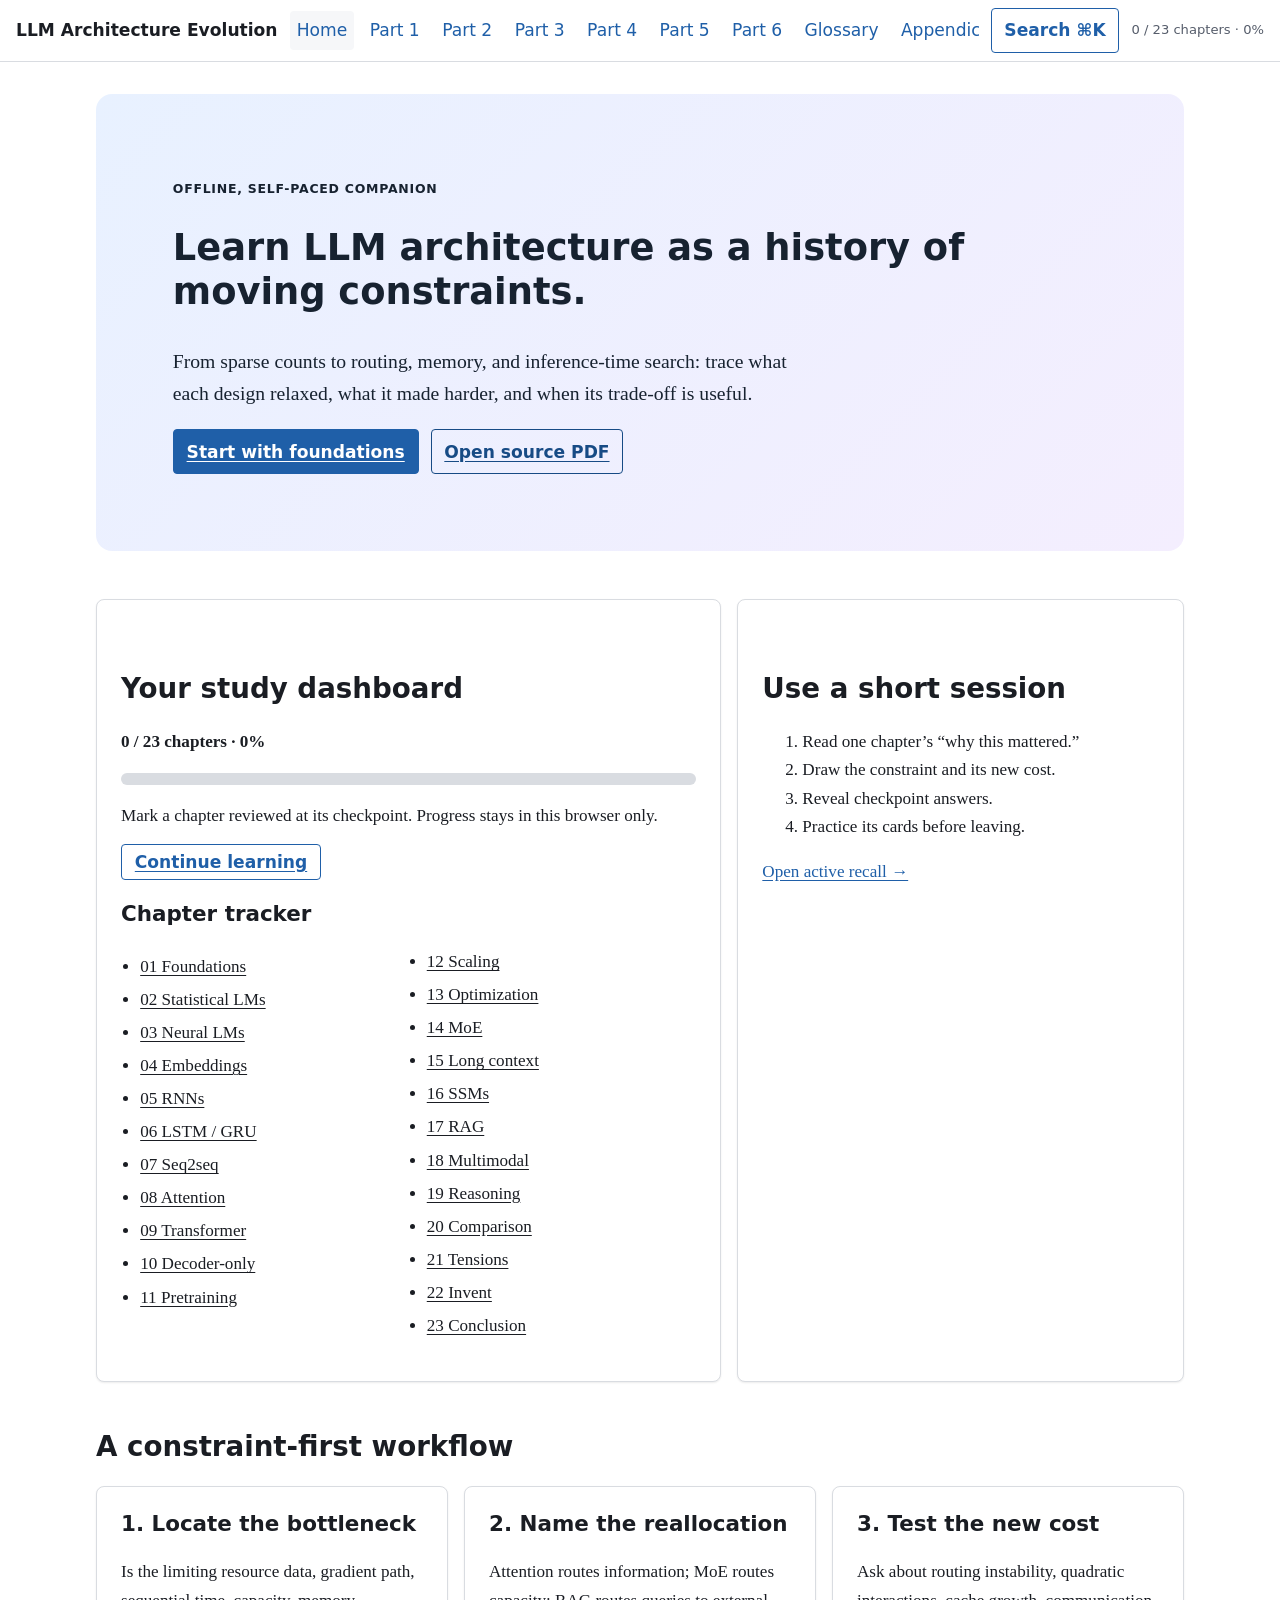
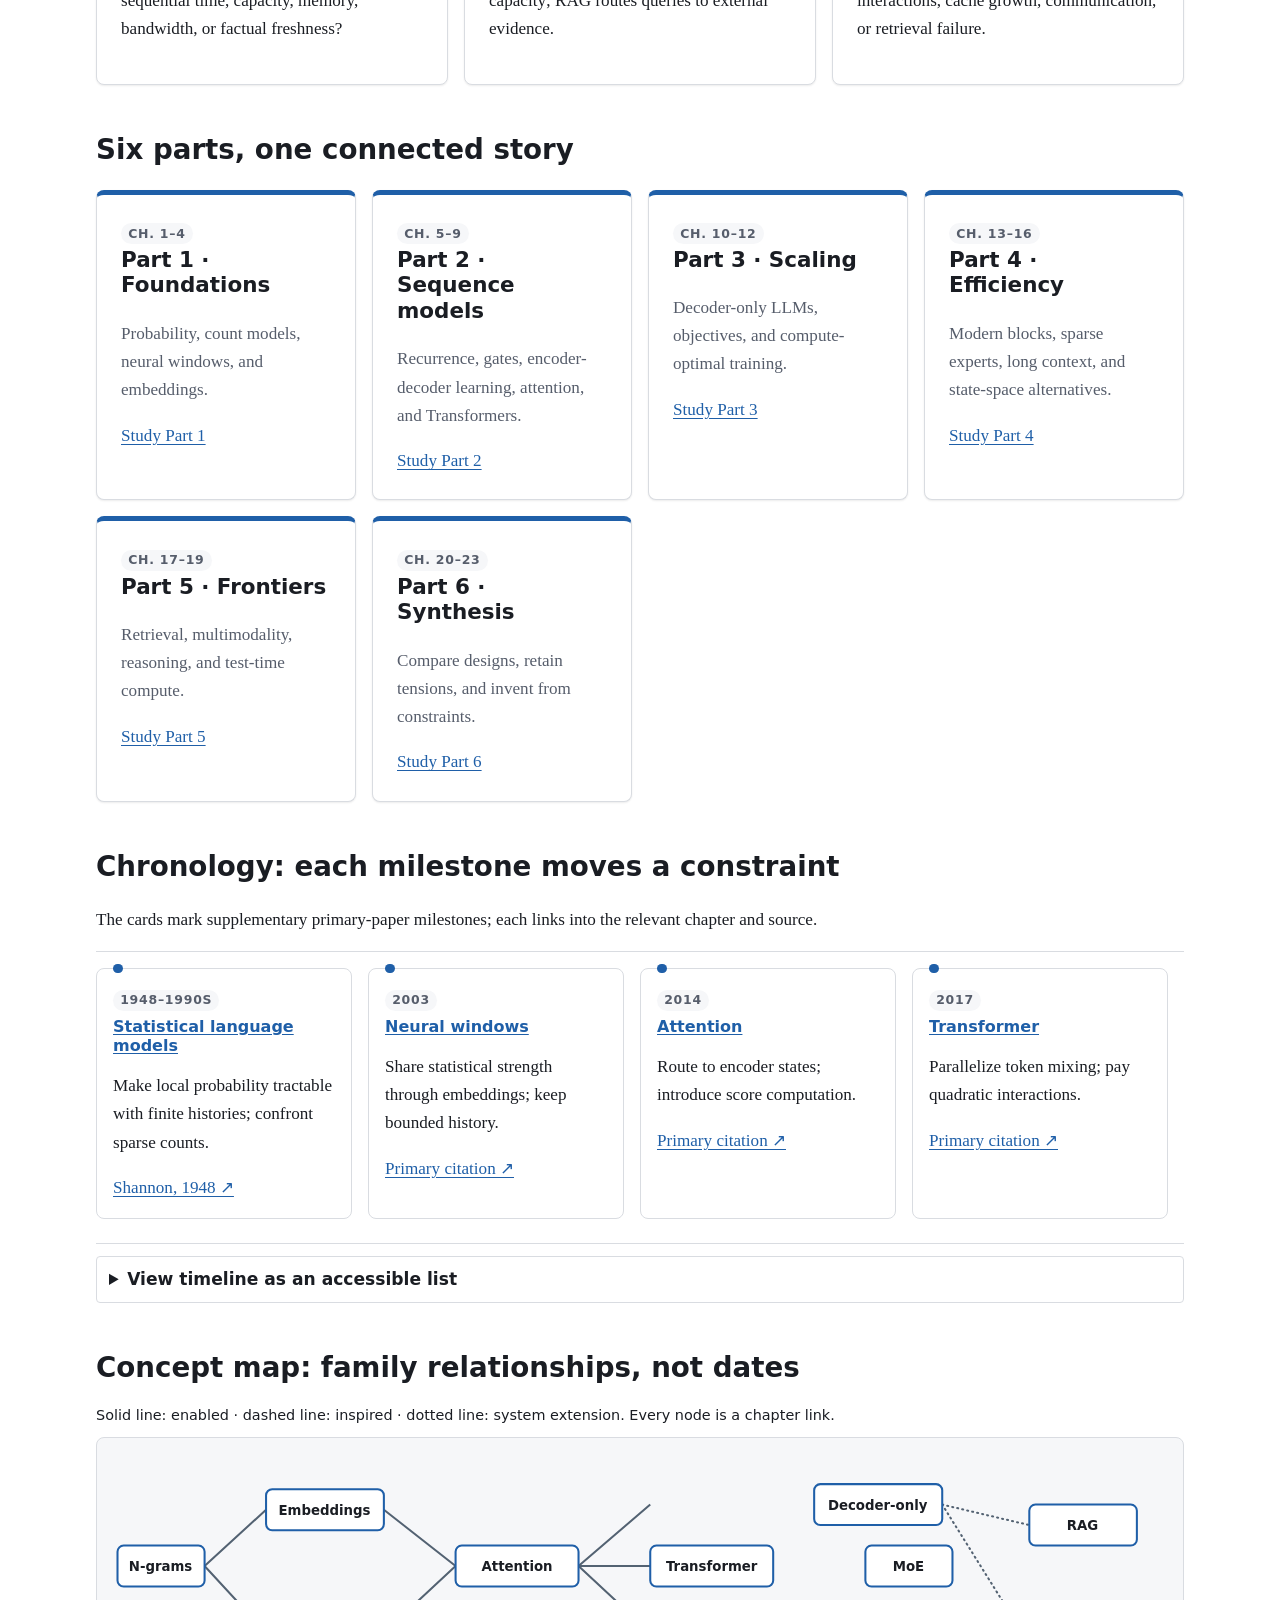
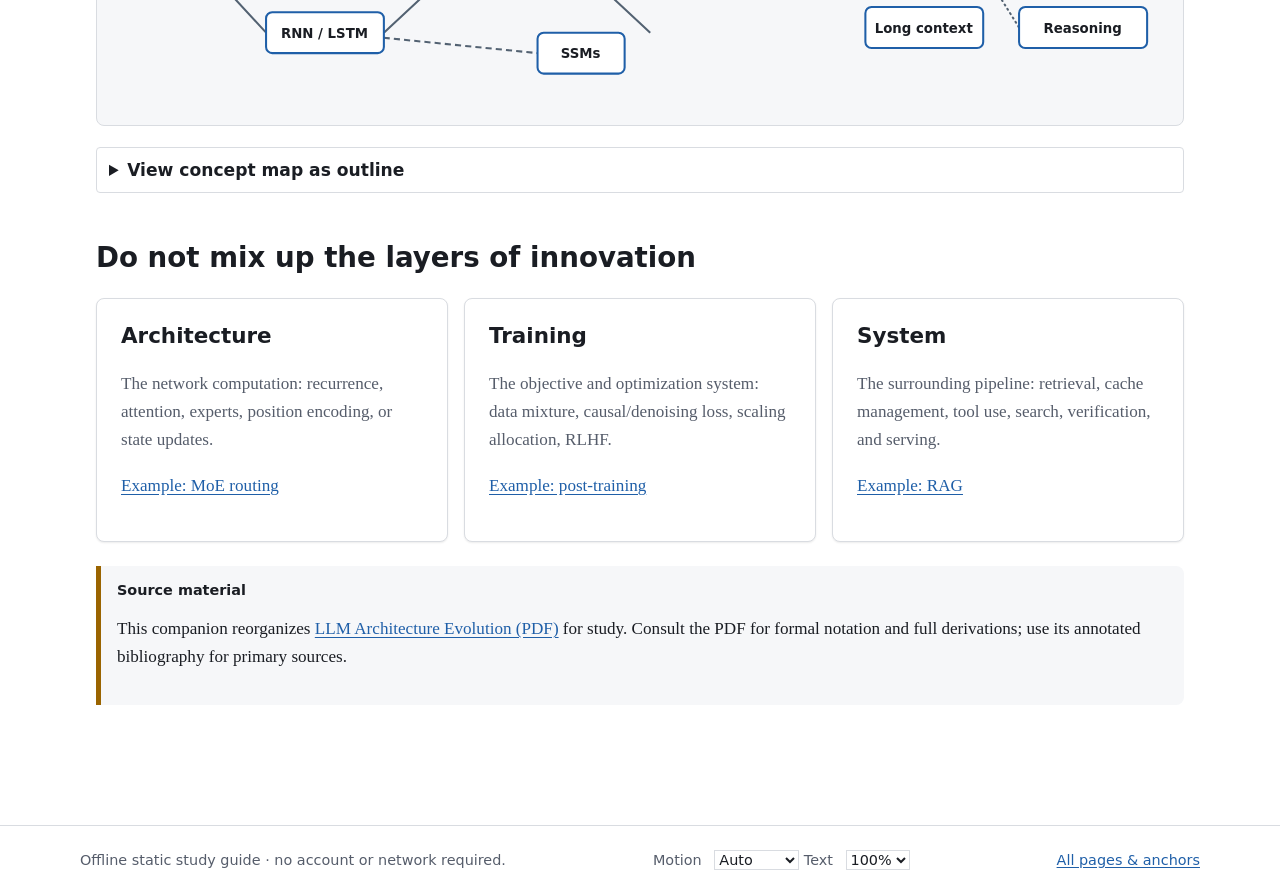
<file: index.html>
<!doctype html>
<html lang="en">
<head><meta charset="utf-8"><meta name="viewport" content="width=device-width,initial-scale=1"><meta name="description" content="Offline study guide to the evolution of large language model architectures, from n-grams through retrieval and test-time compute."><title>LLM Architecture Evolution — Study Guide</title><link rel="stylesheet" href="assets/styles.css"><link rel="stylesheet" href="assets/print.css" media="print"><script src="assets/storage.js"></script><script src="assets/data.js"></script><script defer src="assets/app.js"></script></head>
<body>
<a class="skip-link" href="#main">Skip to content</a>
<header class="site-header"><a class="site-brand" href="index.html">LLM Architecture Evolution</a><button class="nav-toggle secondary js-only" data-nav-toggle aria-expanded="false" aria-controls="primary-nav">Menu</button><nav class="site-nav" id="primary-nav" aria-label="Primary"><a aria-current="page" href="index.html">Home</a><a href="part-1-foundations.html">Part 1</a><a href="part-2-sequence-models.html">Part 2</a><a href="part-3-scaling.html">Part 3</a><a href="part-4-efficiency.html">Part 4</a><a href="part-5-frontiers.html">Part 5</a><a href="part-6-synthesis.html">Part 6</a><a href="glossary.html">Glossary</a><a href="appendices.html">Appendices</a><a href="code-appendix.html">Code</a><a href="practice.html">Practice</a><a href="sitemap.html">Sitemap</a></nav><button class="js-only secondary" data-search-trigger type="button">Search <span aria-hidden="true">⌘K</span></button><span class="progress-summary" data-progress-summary>0 / 23 chapters · 0%</span></header>
<main id="main" class="home-main">
<section class="hero" aria-labelledby="hero-title"><p class="eyebrow">Offline, self-paced companion</p><h1 id="hero-title">Learn LLM architecture as a history of moving constraints.</h1><p class="lede">From sparse counts to routing, memory, and inference-time search: trace what each design relaxed, what it made harder, and when its trade-off is useful.</p><div class="hero-actions"><a class="button" href="part-1-foundations.html#ch-01">Start with foundations</a><a class="button secondary" href="LLM%20Architecture%20Evolution.pdf">Open source PDF</a></div></section>
<section class="dashboard" aria-labelledby="dashboard-title"><div class="dashboard-card"><h2 id="dashboard-title">Your study dashboard</h2><p><strong data-progress-summary>0 / 23 chapters · 0%</strong></p><div class="progress-bar" aria-label="Chapter progress"><span data-progress-bar></span></div><p>Mark a chapter reviewed at its checkpoint. Progress stays in this browser only.</p><a class="button secondary" data-continue-link href="part-1-foundations.html#ch-01">Continue learning</a><h3>Chapter tracker</h3><ul class="chapter-list"><li data-dashboard-chapter="ch-01"><a href="part-1-foundations.html#ch-01">01 Foundations</a></li><li data-dashboard-chapter="ch-02"><a href="part-1-foundations.html#ch-02">02 Statistical LMs</a></li><li data-dashboard-chapter="ch-03"><a href="part-1-foundations.html#ch-03">03 Neural LMs</a></li><li data-dashboard-chapter="ch-04"><a href="part-1-foundations.html#ch-04">04 Embeddings</a></li><li data-dashboard-chapter="ch-05"><a href="part-2-sequence-models.html#ch-05">05 RNNs</a></li><li data-dashboard-chapter="ch-06"><a href="part-2-sequence-models.html#ch-06">06 LSTM / GRU</a></li><li data-dashboard-chapter="ch-07"><a href="part-2-sequence-models.html#ch-07">07 Seq2seq</a></li><li data-dashboard-chapter="ch-08"><a href="part-2-sequence-models.html#ch-08">08 Attention</a></li><li data-dashboard-chapter="ch-09"><a href="part-2-sequence-models.html#ch-09">09 Transformer</a></li><li data-dashboard-chapter="ch-10"><a href="part-3-scaling.html#ch-10">10 Decoder-only</a></li><li data-dashboard-chapter="ch-11"><a href="part-3-scaling.html#ch-11">11 Pretraining</a></li><li data-dashboard-chapter="ch-12"><a href="part-3-scaling.html#ch-12">12 Scaling</a></li><li data-dashboard-chapter="ch-13"><a href="part-4-efficiency.html#ch-13">13 Optimization</a></li><li data-dashboard-chapter="ch-14"><a href="part-4-efficiency.html#ch-14">14 MoE</a></li><li data-dashboard-chapter="ch-15"><a href="part-4-efficiency.html#ch-15">15 Long context</a></li><li data-dashboard-chapter="ch-16"><a href="part-4-efficiency.html#ch-16">16 SSMs</a></li><li data-dashboard-chapter="ch-17"><a href="part-5-frontiers.html#ch-17">17 RAG</a></li><li data-dashboard-chapter="ch-18"><a href="part-5-frontiers.html#ch-18">18 Multimodal</a></li><li data-dashboard-chapter="ch-19"><a href="part-5-frontiers.html#ch-19">19 Reasoning</a></li><li data-dashboard-chapter="ch-20"><a href="part-6-synthesis.html#ch-20">20 Comparison</a></li><li data-dashboard-chapter="ch-21"><a href="part-6-synthesis.html#ch-21">21 Tensions</a></li><li data-dashboard-chapter="ch-22"><a href="part-6-synthesis.html#ch-22">22 Invent</a></li><li data-dashboard-chapter="ch-23"><a href="part-6-synthesis.html#ch-23">23 Conclusion</a></li></ul></div><div class="dashboard-card"><h2>Use a short session</h2><ol><li>Read one chapter’s “why this mattered.”</li><li>Draw the constraint and its new cost.</li><li>Reveal checkpoint answers.</li><li>Practice its cards before leaving.</li></ol><p><a href="practice.html">Open active recall →</a></p></div></section>
<section aria-labelledby="workflow-title"><h2 id="workflow-title">A constraint-first workflow</h2><div class="card-grid"><article class="study-step"><h3>1. Locate the bottleneck</h3><p>Is the limiting resource data, gradient path, sequential time, capacity, memory, bandwidth, or factual freshness?</p></article><article class="study-step"><h3>2. Name the reallocation</h3><p>Attention routes information; MoE routes capacity; RAG routes queries to external evidence.</p></article><article class="study-step"><h3>3. Test the new cost</h3><p>Ask about routing instability, quadratic interactions, cache growth, communication, or retrieval failure.</p></article></div></section>
<section aria-labelledby="parts-title"><h2 id="parts-title">Six parts, one connected story</h2><div class="card-grid">
<article class="card part-card"><span class="badge">Ch. 1–4</span><h3>Part 1 · Foundations</h3><p>Probability, count models, neural windows, and embeddings.</p><a href="part-1-foundations.html">Study Part 1</a></article>
<article class="card part-card"><span class="badge">Ch. 5–9</span><h3>Part 2 · Sequence models</h3><p>Recurrence, gates, encoder-decoder learning, attention, and Transformers.</p><a href="part-2-sequence-models.html">Study Part 2</a></article>
<article class="card part-card"><span class="badge">Ch. 10–12</span><h3>Part 3 · Scaling</h3><p>Decoder-only LLMs, objectives, and compute-optimal training.</p><a href="part-3-scaling.html">Study Part 3</a></article>
<article class="card part-card"><span class="badge">Ch. 13–16</span><h3>Part 4 · Efficiency</h3><p>Modern blocks, sparse experts, long context, and state-space alternatives.</p><a href="part-4-efficiency.html">Study Part 4</a></article>
<article class="card part-card"><span class="badge">Ch. 17–19</span><h3>Part 5 · Frontiers</h3><p>Retrieval, multimodality, reasoning, and test-time compute.</p><a href="part-5-frontiers.html">Study Part 5</a></article>
<article class="card part-card"><span class="badge">Ch. 20–23</span><h3>Part 6 · Synthesis</h3><p>Compare designs, retain tensions, and invent from constraints.</p><a href="part-6-synthesis.html">Study Part 6</a></article>
</div></section>
<section aria-labelledby="timeline-title"><h2 id="timeline-title">Chronology: each milestone moves a constraint</h2><p>The cards mark supplementary primary-paper milestones; each links into the relevant chapter and source.</p><div class="timeline" aria-label="Architecture evolution timeline">
<article class="timeline-item"><span class="badge">1948–1990s</span><h3><a href="part-1-foundations.html#ch-02">Statistical language models</a></h3><p>Make local probability tractable with finite histories; confront sparse counts.</p><a href="https://doi.org/10.1002/j.1538-7305.1948.tb01338.x">Shannon, 1948 ↗</a></article>
<article class="timeline-item"><span class="badge">2003</span><h3><a href="part-1-foundations.html#ch-03">Neural windows</a></h3><p>Share statistical strength through embeddings; keep bounded history.</p><a href="https://www.jmlr.org/papers/v3/bengio03a.html">Primary citation ↗</a></article>
<article class="timeline-item"><span class="badge">2014</span><h3><a href="part-2-sequence-models.html#ch-08">Attention</a></h3><p>Route to encoder states; introduce score computation.</p><a href="https://arxiv.org/abs/1409.0473">Primary citation ↗</a></article>
<article class="timeline-item"><span class="badge">2017</span><h3><a href="part-2-sequence-models.html#ch-09">Transformer</a></h3><p>Parallelize token mixing; pay quadratic interactions.</p><a href="https://arxiv.org/abs/1706.03762">Primary citation ↗</a></article>
<article class="timeline-item research"><span class="badge">2018–22</span><h3><a href="part-3-scaling.html#ch-12">Scaling</a></h3><p>Scale causal pretraining; balance parameters, data, and serving cost.</p><a class="post-book" href="https://arxiv.org/abs/2203.15556">Citation ↗</a></article>
<article class="timeline-item research"><span class="badge">2021–23</span><h3><a href="part-4-efficiency.html#ch-14">MoE &amp; IO-aware attention</a></h3><p>Expand capacity and improve memory traffic; add routing and systems cost.</p><a class="post-book" href="https://arxiv.org/abs/2205.14135">Citation ↗</a></article>
<article class="timeline-item research"><span class="badge">2020–24</span><h3><a href="part-5-frontiers.html#ch-17">System extensions</a></h3><p>Externalize facts and add inference-time search; depend on supporting systems.</p><a class="post-book" href="https://arxiv.org/abs/2005.11401">Citation ↗</a></article>
</div>
<details class="timeline-list"><summary>View timeline as an accessible list</summary><ol><li>Statistical n-grams: short histories avoid unbounded tables but are sparse.</li><li>Embeddings and recurrent state: share patterns and extend history, but complicate optimization.</li><li>Attention and Transformers: make routing and parallel mixing explicit, but grow interaction/memory cost.</li><li>MoE, long-context, and SSMs: reallocate capacity and sequence memory under deployment constraints.</li><li>RAG, multimodality, and reasoning: make the system around the model part of the design.</li></ol></details></section>
<section aria-labelledby="map-title"><h2 id="map-title">Concept map: family relationships, not dates</h2><p class="legend">Solid line: enabled · dashed line: inspired · dotted line: system extension. Every node is a chapter link.</p>
<svg class="concept-map" viewBox="0 0 1060 280" role="img" aria-labelledby="map-svg-title map-svg-desc"><title id="map-svg-title">LLM architecture family concept map</title><desc id="map-svg-desc">N-grams lead to embeddings, recurrent models, attention, and the Transformer. The Transformer enables decoder-only models, mixture-of-experts, and long context. Decoder-only models enable retrieval-augmented generation and reasoning systems. Every labelled node links to its study chapter.</desc>
<path class="map-edge" d="M105 125L165 70M105 125L165 190M280 70L350 125M280 190L350 125M470 125L540 65M470 125L540 125M470 125L540 190"/><path class="map-edge inspired" d="M230 190L430 210"/><path class="map-edge replaced" d="M825 65L910 85M825 65L900 185"/>
<a class="map-node" href="part-1-foundations.html#ch-02"><rect x="20" y="105" width="85" height="40" rx="6"/><text x="62" y="130" text-anchor="middle">N-grams</text></a><a class="map-node" href="part-1-foundations.html#ch-04"><rect x="165" y="50" width="115" height="40" rx="6"/><text x="222" y="75" text-anchor="middle">Embeddings</text></a><a class="map-node" href="part-2-sequence-models.html#ch-06"><rect x="165" y="170" width="115" height="40" rx="6"/><text x="222" y="195" text-anchor="middle">RNN / LSTM</text></a><a class="map-node" href="part-2-sequence-models.html#ch-08"><rect x="350" y="105" width="120" height="40" rx="6"/><text x="410" y="130" text-anchor="middle">Attention</text></a><a class="map-node" href="part-2-sequence-models.html#ch-09"><rect x="540" y="105" width="120" height="40" rx="6"/><text x="600" y="130" text-anchor="middle">Transformer</text></a><a class="map-node" href="part-3-scaling.html#ch-10"><rect x="700" y="45" width="125" height="40" rx="6"/><text x="762" y="70" text-anchor="middle">Decoder-only</text></a><a class="map-node" href="part-4-efficiency.html#ch-14"><rect x="750" y="105" width="85" height="40" rx="6"/><text x="792" y="130" text-anchor="middle">MoE</text></a><a class="map-node" href="part-4-efficiency.html#ch-15"><rect x="750" y="165" width="115" height="40" rx="6"/><text x="807" y="190" text-anchor="middle">Long context</text></a><a class="map-node" href="part-4-efficiency.html#ch-16"><rect x="430" y="190" width="85" height="40" rx="6"/><text x="472" y="215" text-anchor="middle">SSMs</text></a><a class="map-node" href="part-5-frontiers.html#ch-17"><rect x="910" y="65" width="105" height="40" rx="6"/><text x="962" y="90" text-anchor="middle">RAG</text></a><a class="map-node" href="part-5-frontiers.html#ch-19"><rect x="900" y="165" width="125" height="40" rx="6"/><text x="962" y="190" text-anchor="middle">Reasoning</text></a></svg>
<details><summary>View concept map as outline</summary><ul><li>N-grams → embeddings → recurrent models.</li><li>Recurrent models + attention → Transformer.<ul><li>Transformer → decoder-only models → RAG and reasoning systems.</li><li>Transformer → MoE and long-context methods.</li></ul></li><li>Recurrent ideas inspire state-space models.</li></ul></details></section>
<section aria-labelledby="taxonomy-title"><h2 id="taxonomy-title">Do not mix up the layers of innovation</h2><div class="card-grid"><article class="card"><h3>Architecture</h3><p>The network computation: recurrence, attention, experts, position encoding, or state updates.</p><p><a href="part-4-efficiency.html#ch-14">Example: MoE routing</a></p></article><article class="card"><h3>Training</h3><p>The objective and optimization system: data mixture, causal/denoising loss, scaling allocation, RLHF.</p><p><a href="part-3-scaling.html#ch-11">Example: post-training</a></p></article><article class="card"><h3>System</h3><p>The surrounding pipeline: retrieval, cache management, tool use, search, verification, and serving.</p><p><a href="part-5-frontiers.html#ch-17">Example: RAG</a></p></article></div></section>
<aside class="callout" data-type="history"><p class="callout-label">Source material</p><div class="callout-body"><p>This companion reorganizes <a href="LLM%20Architecture%20Evolution.pdf">LLM Architecture Evolution (PDF)</a> for study. Consult the PDF for formal notation and full derivations; use its annotated bibliography for primary sources.</p></div></aside>
</main>
<footer class="site-footer"><div class="footer-inner"><span>Offline static study guide · no account or network required.</span><span class="display-menu">Motion <select data-pref-motion aria-label="Motion preference"><option value="auto">Auto</option><option value="on">Reduced</option><option value="off">Full</option></select> Text <select data-pref-font aria-label="Text size"><option value="1">100%</option><option value="1.1">110%</option><option value="1.2">120%</option></select></span><a href="sitemap.html">All pages &amp; anchors</a></div></footer>
</body></html>
</file>
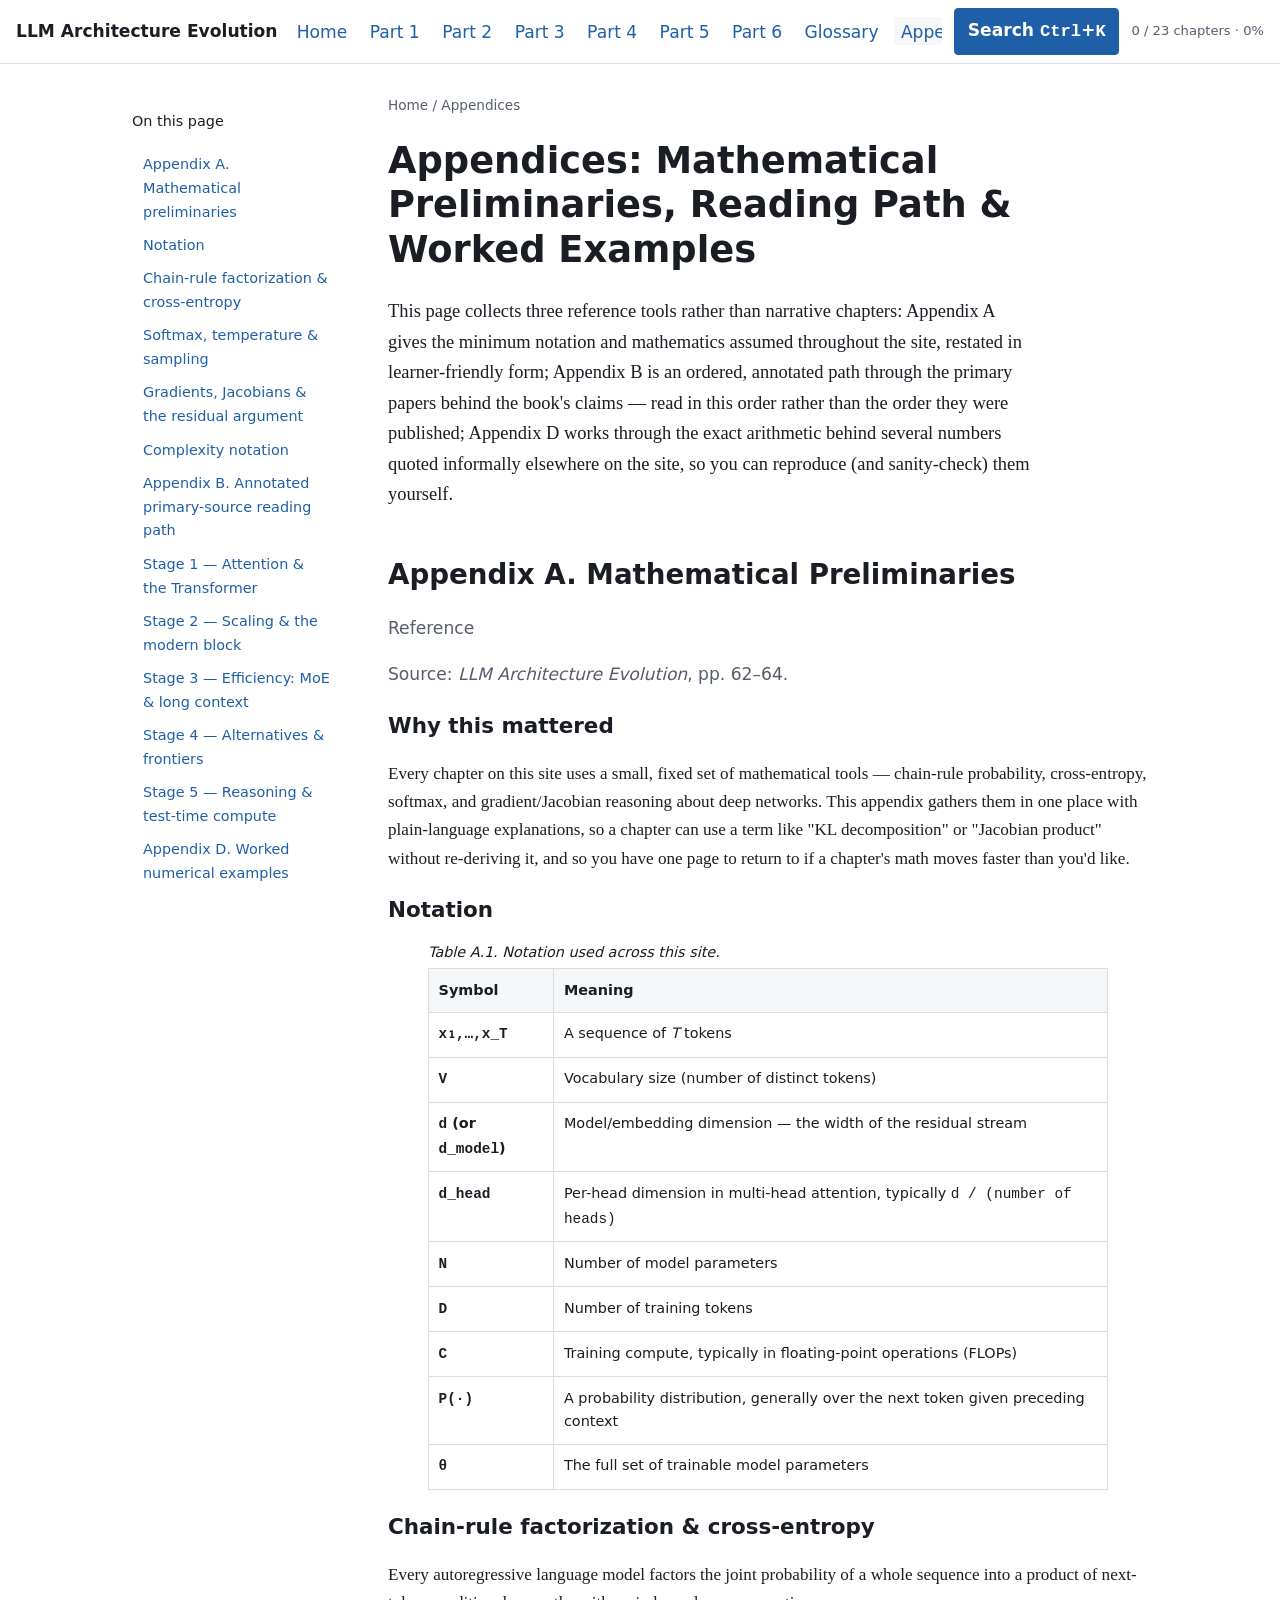
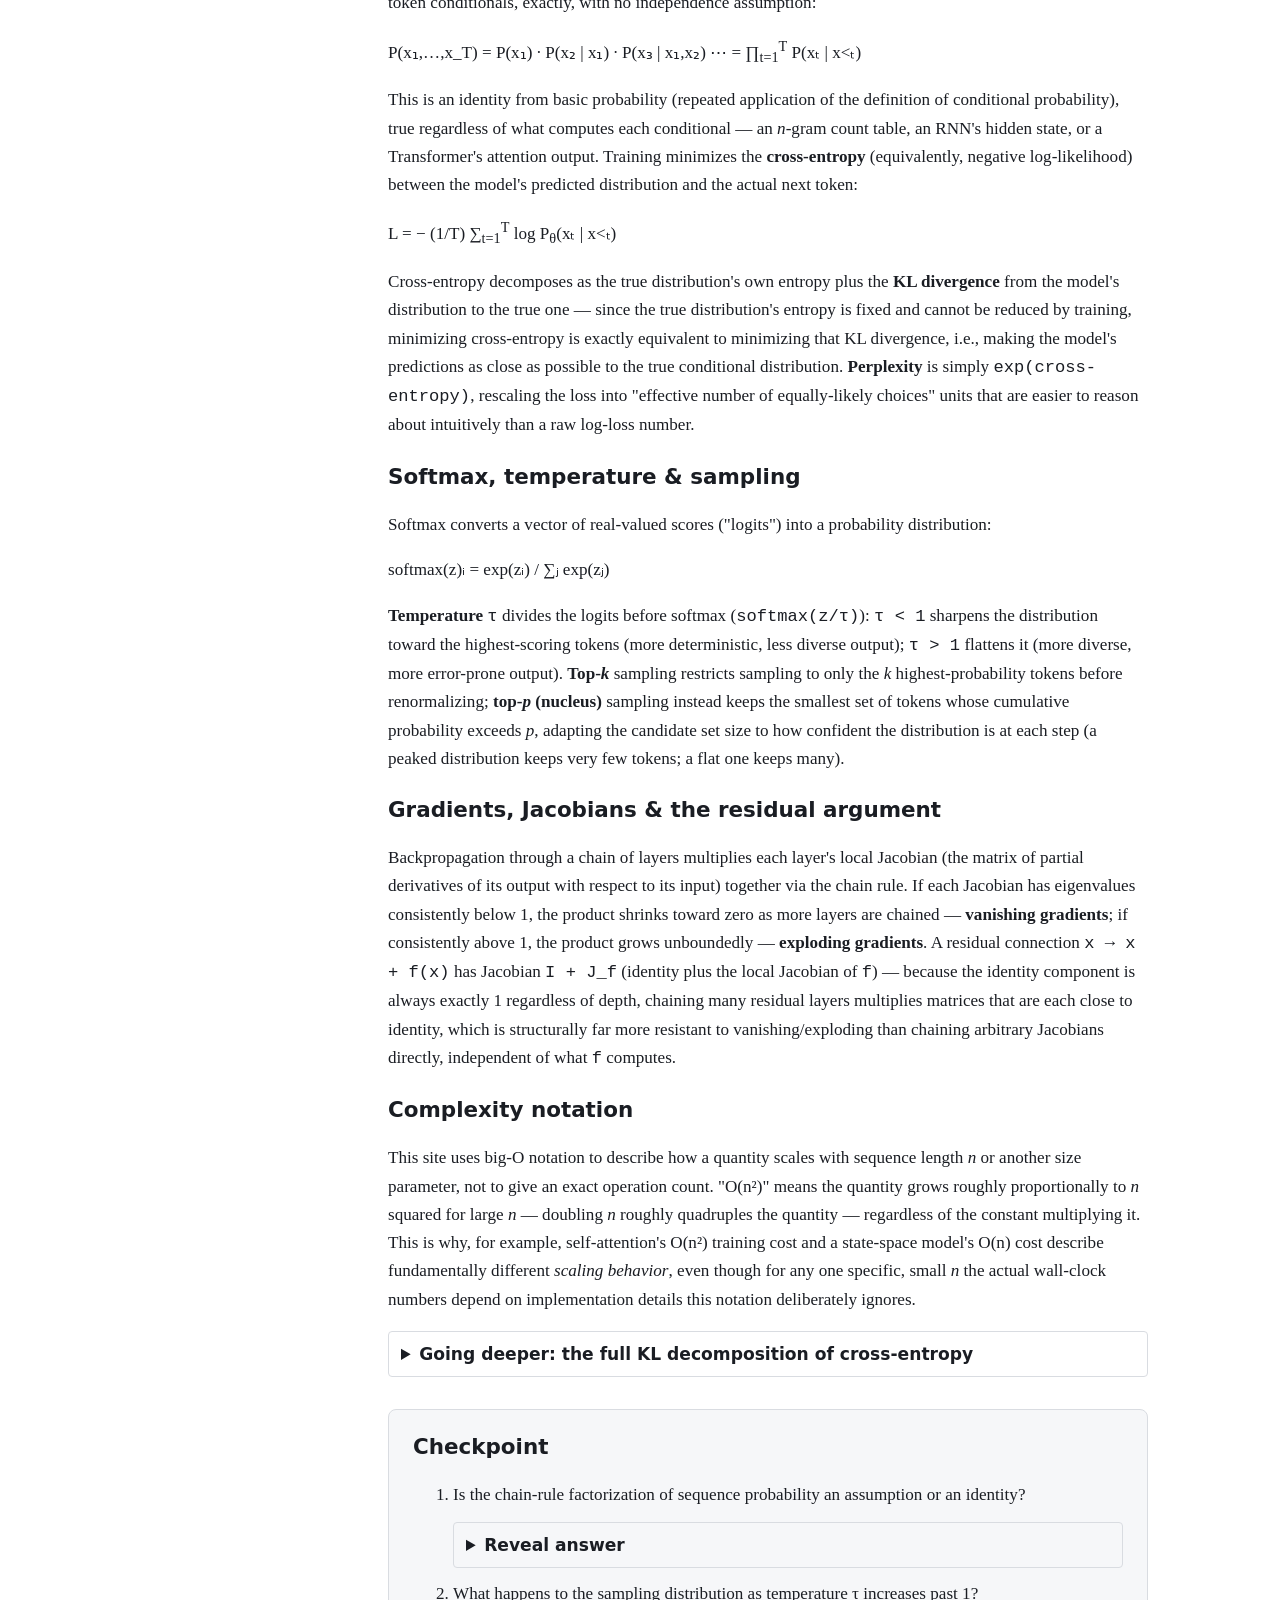
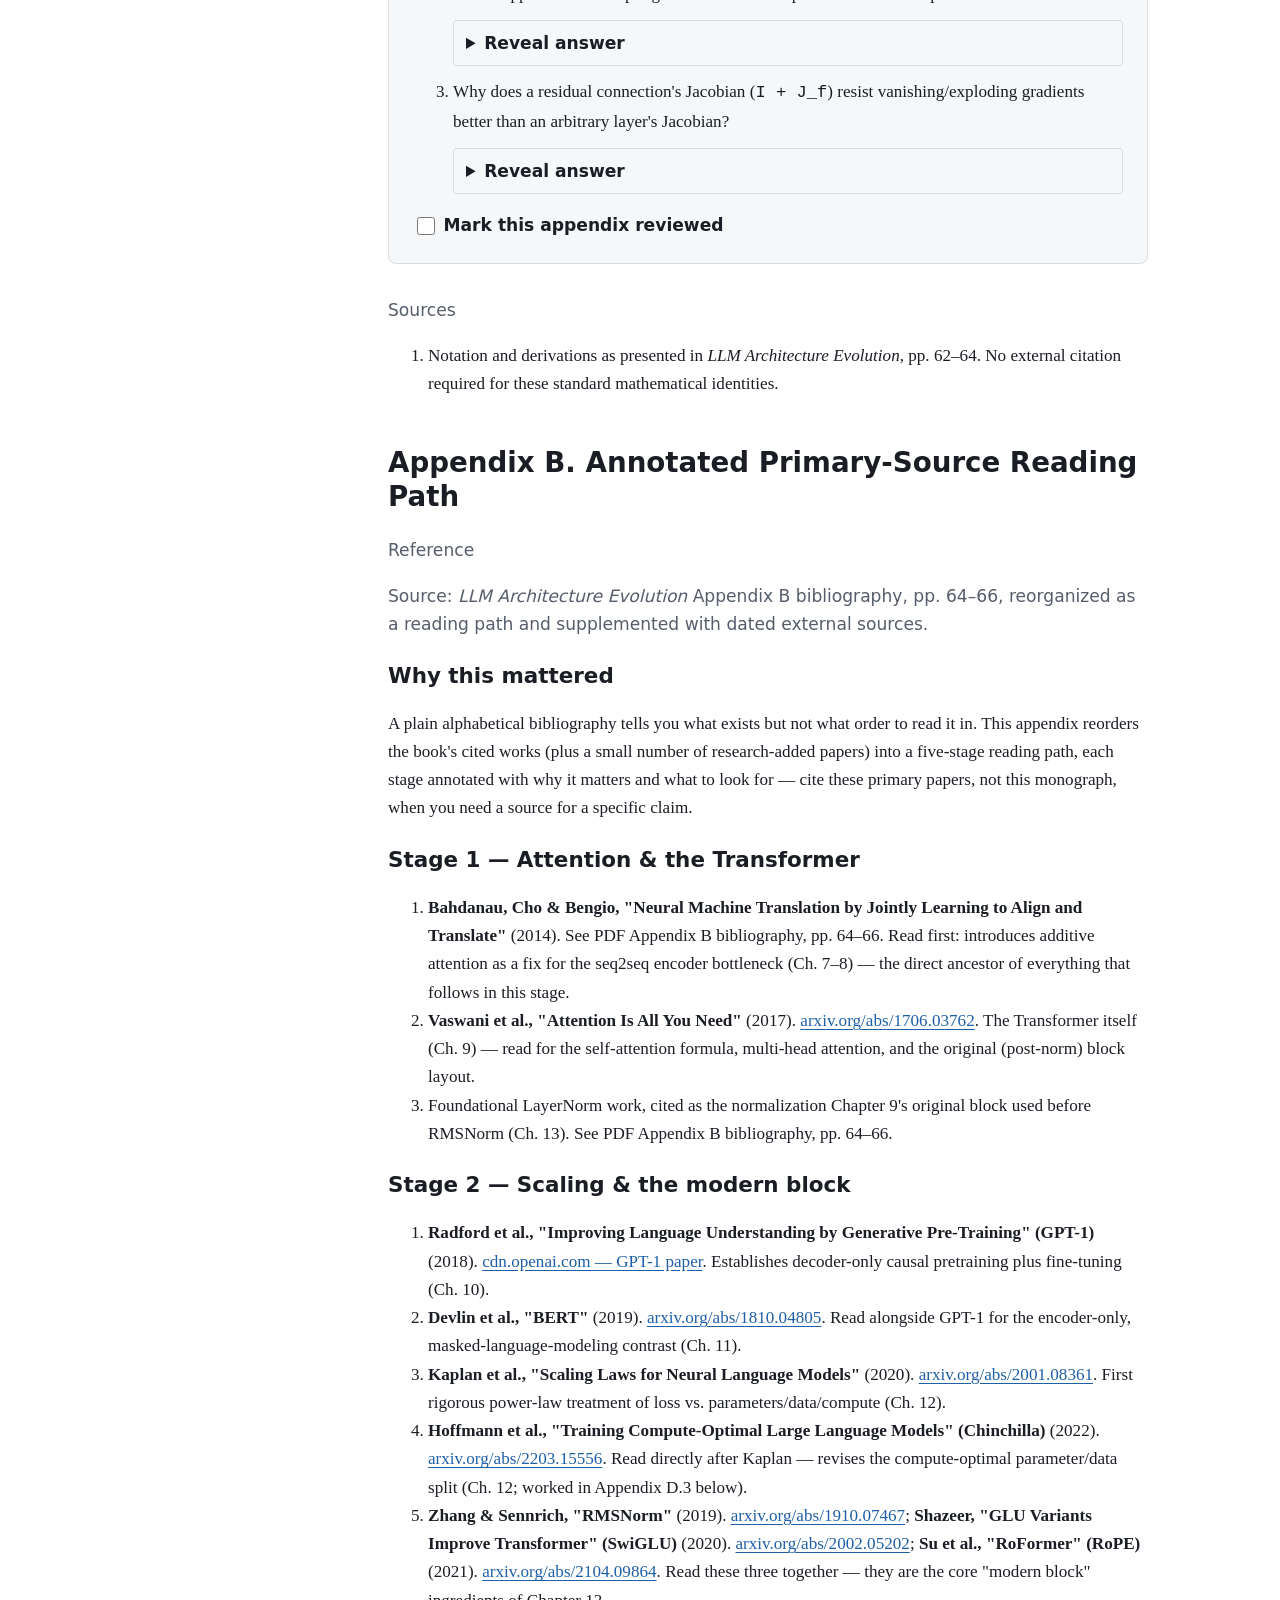
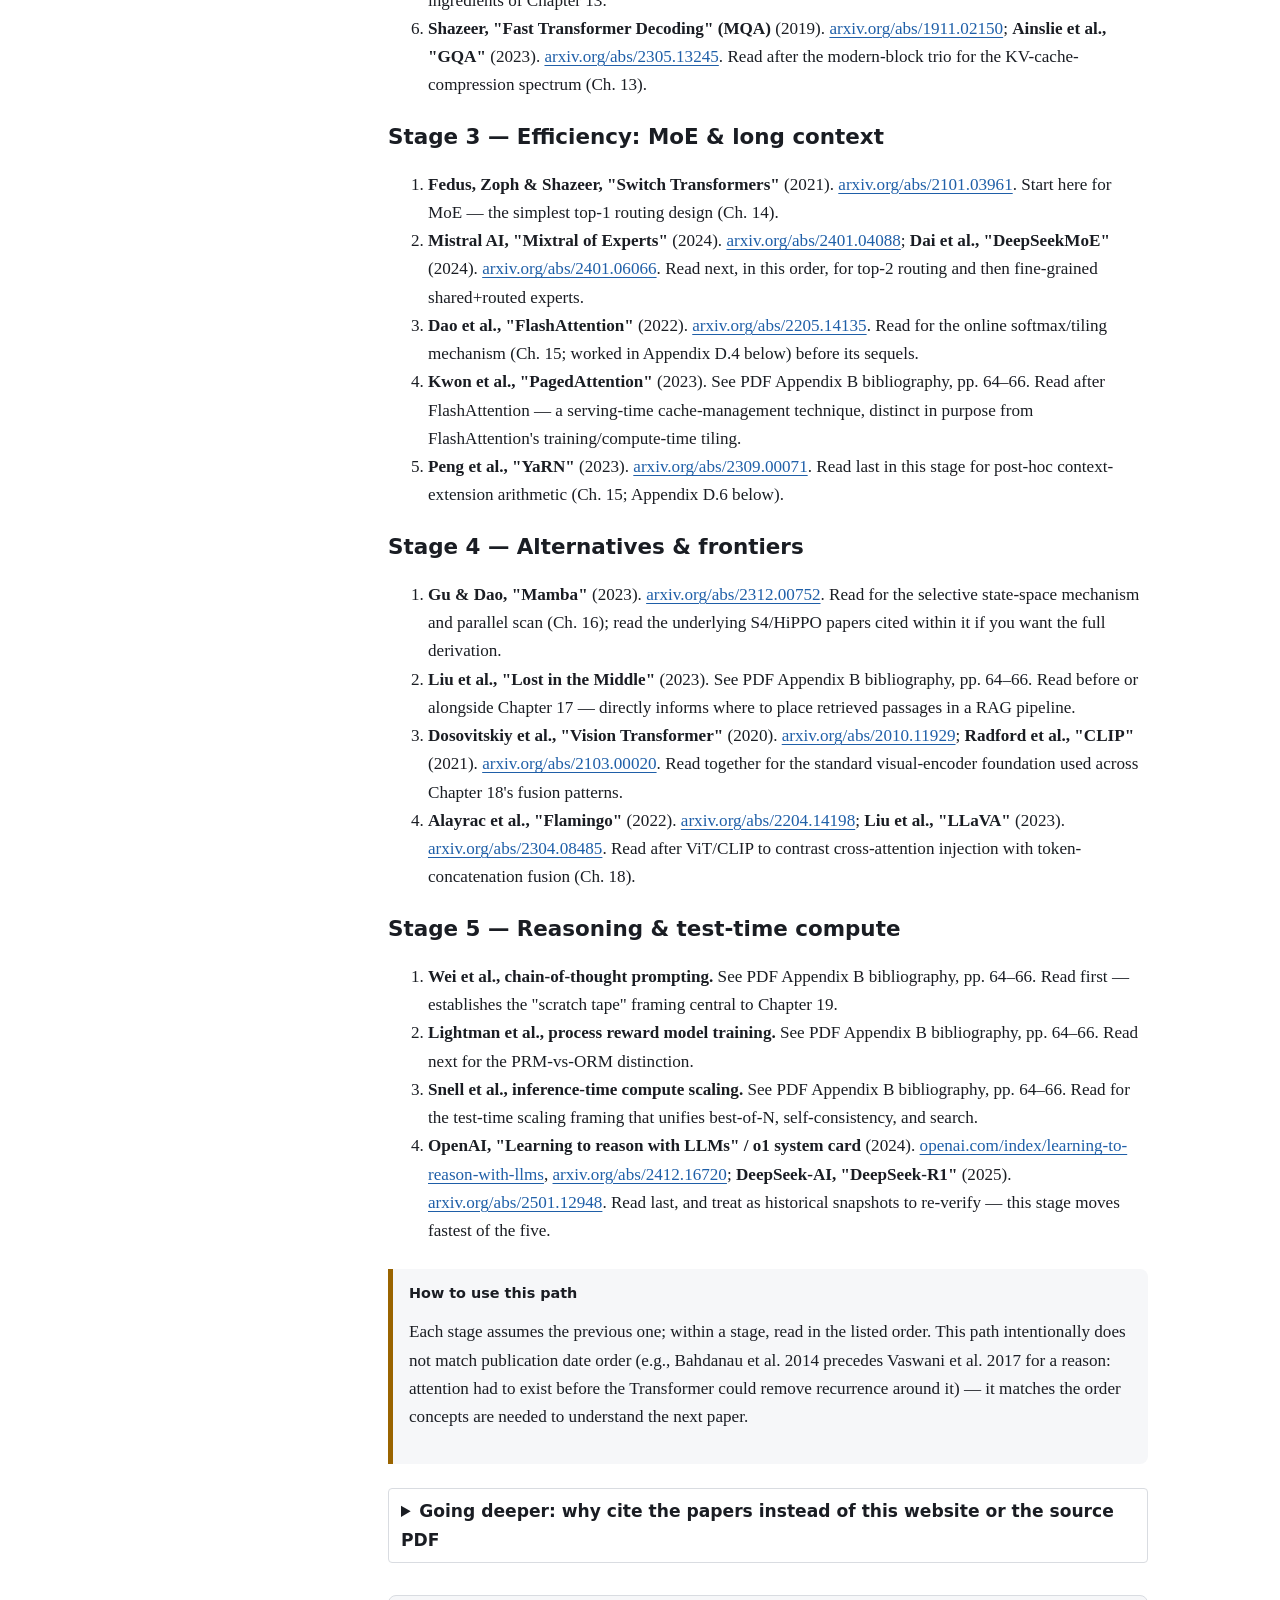
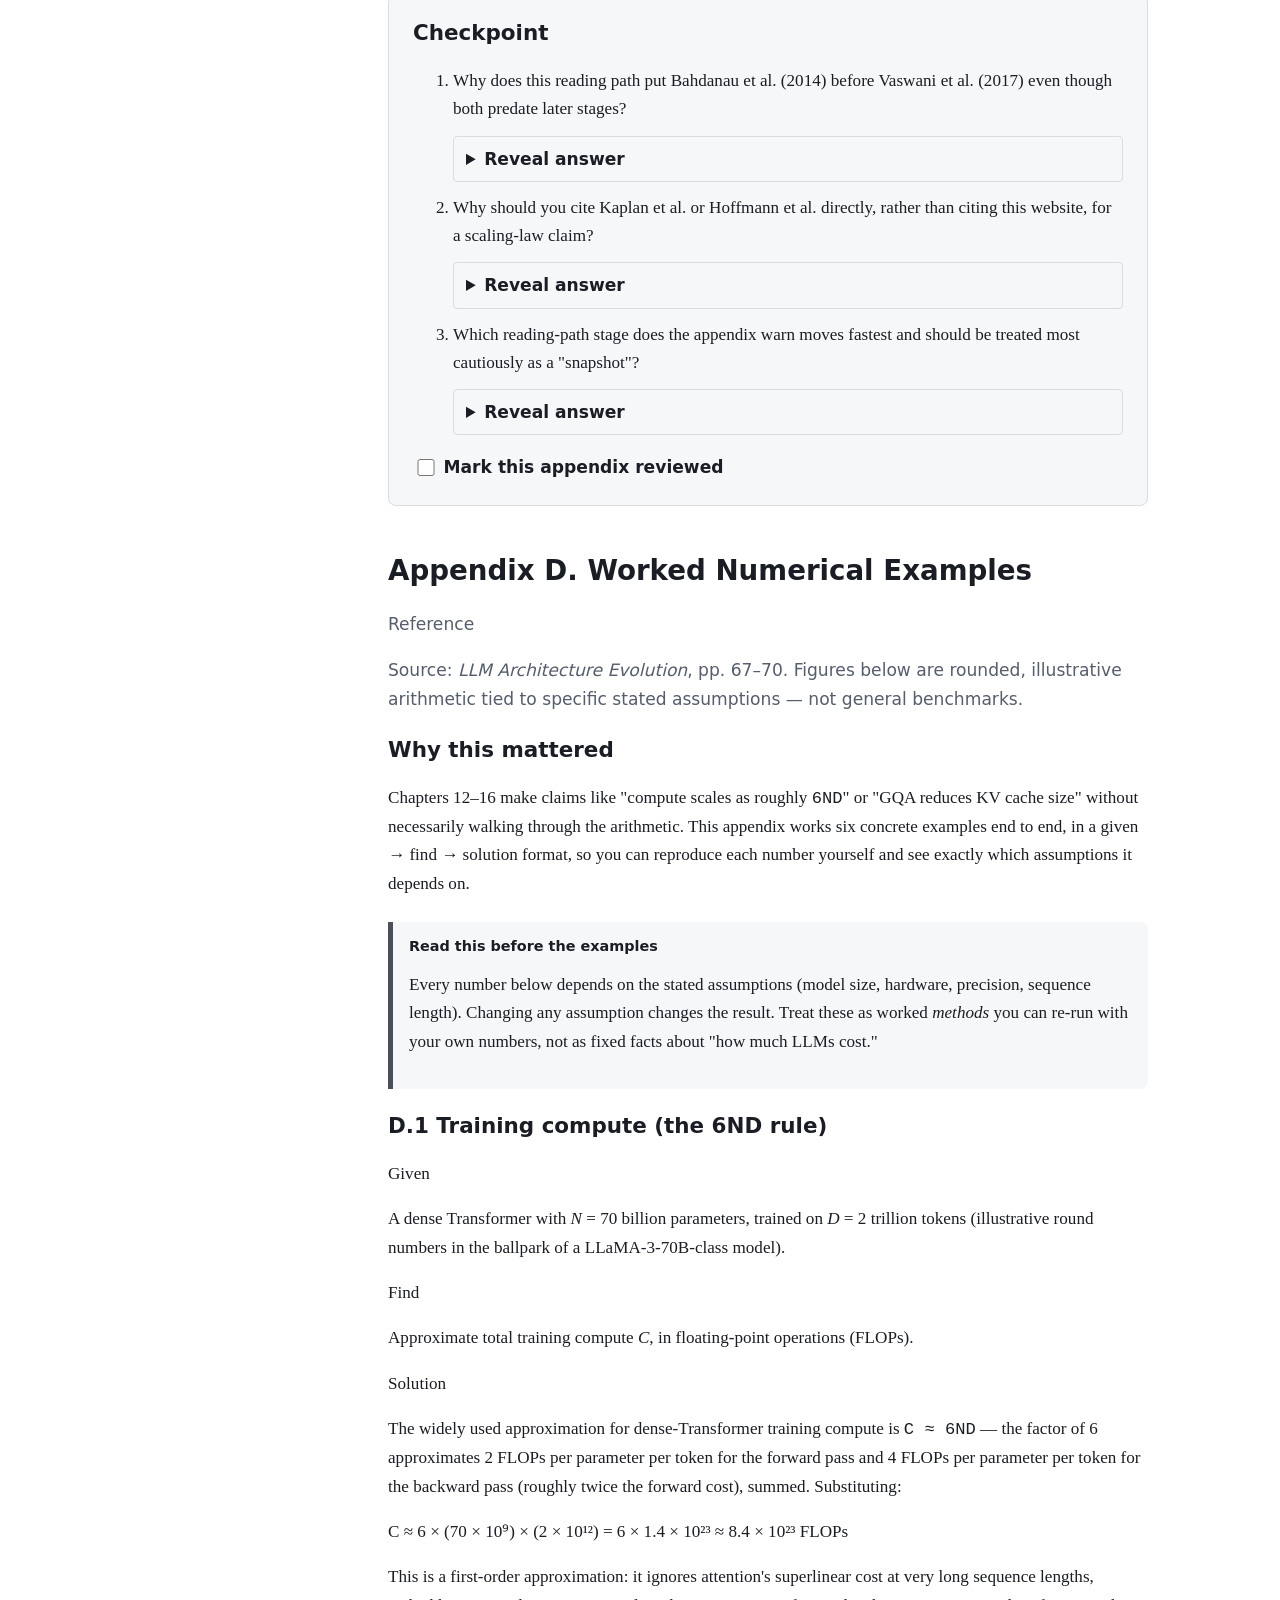
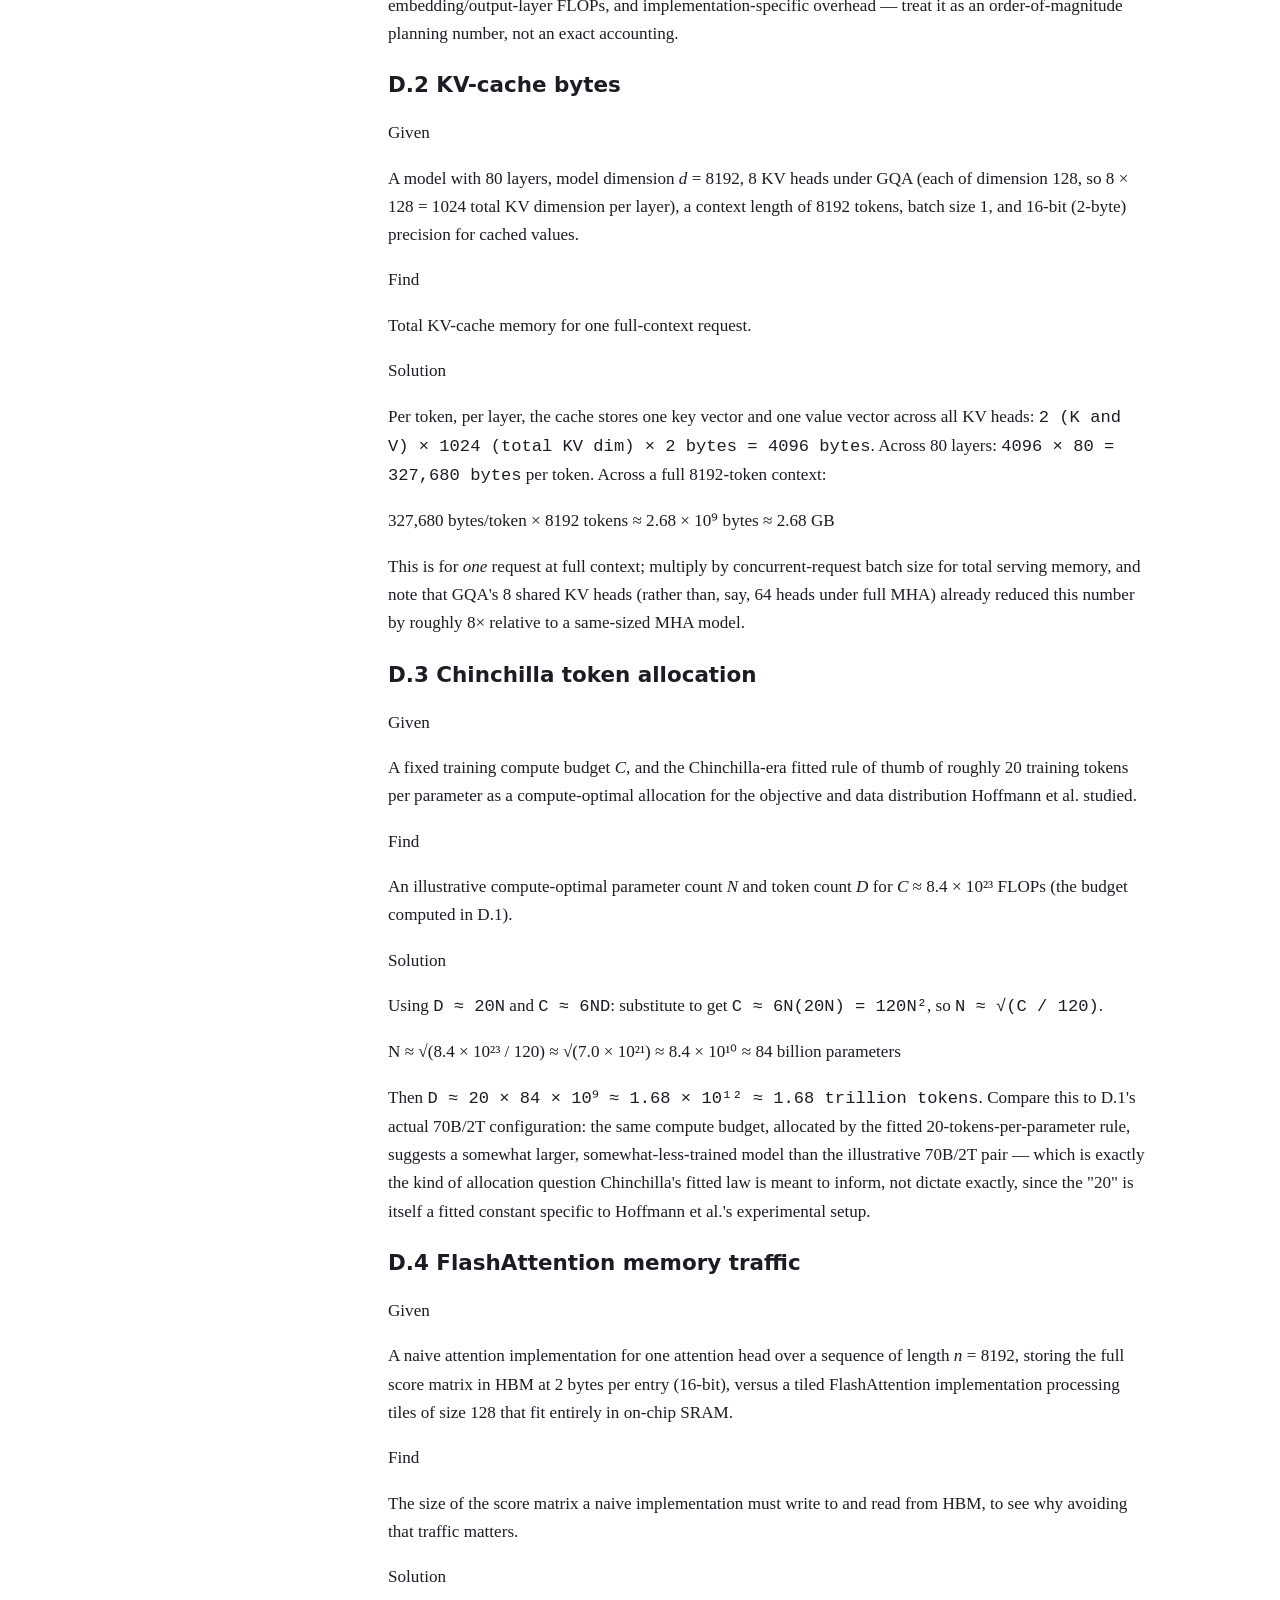
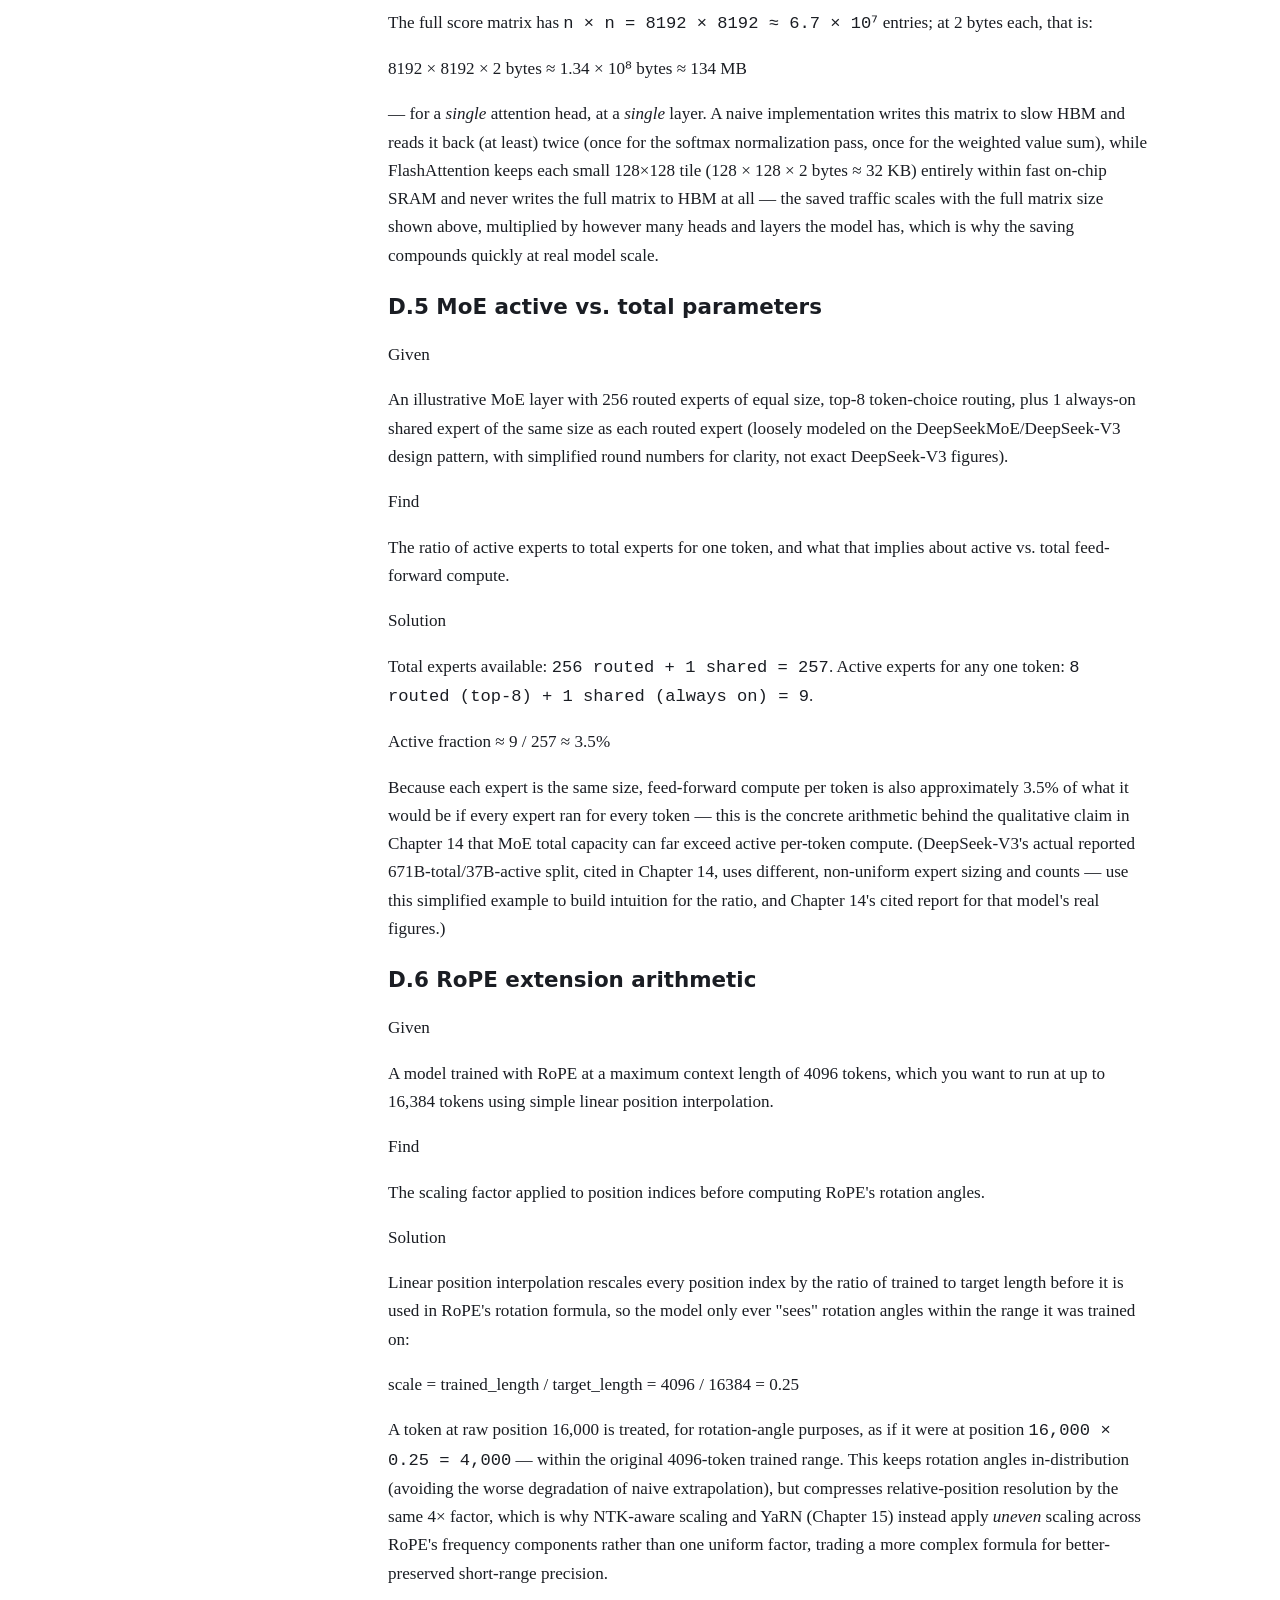
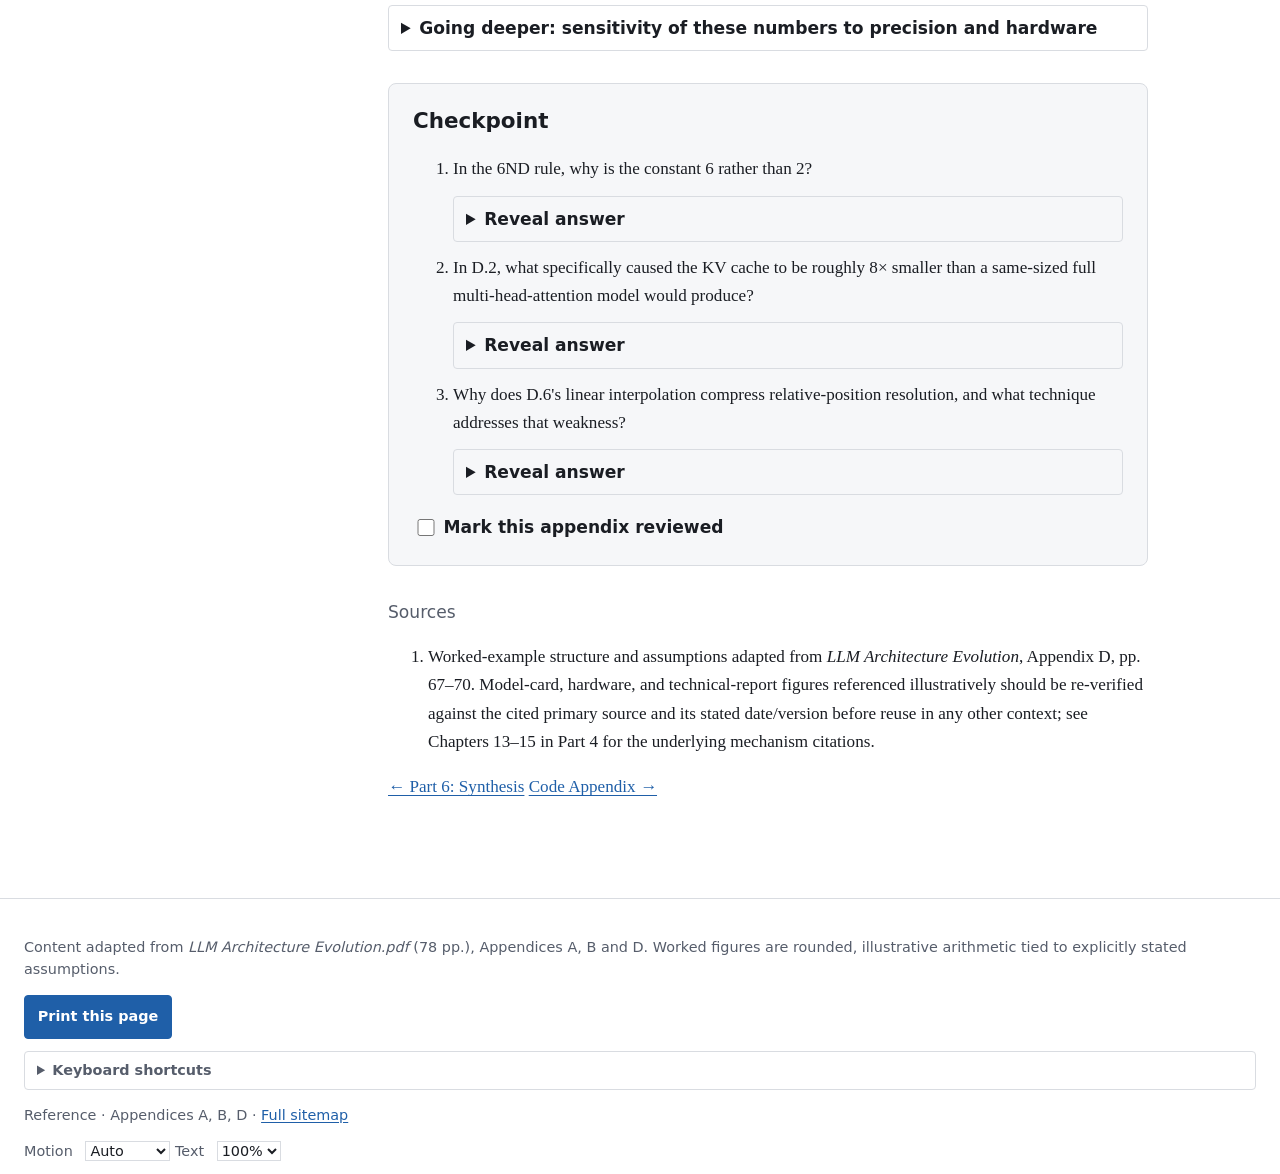
<file: appendices.html>
<!DOCTYPE html>
<html lang="en">
<head>
<meta charset="UTF-8">
<meta name="viewport" content="width=device-width, initial-scale=1.0">
<title>Appendices: Math, Reading Path &amp; Worked Examples · LLM Architecture Evolution</title>
<meta name="description" content="Mathematical preliminaries, an annotated primary-source reading path, and worked numerical examples.">
<link rel="stylesheet" href="assets/styles.css">
<link rel="stylesheet" href="assets/print.css" media="print">
</head>
<body>
<a class="skip-link" href="#main">Skip to content</a>

<header class="site-header">
  <div class="site-header-inner">
    <a class="site-title" href="index.html">LLM Architecture Evolution</a>
    <button class="nav-toggle js-only" type="button" data-action="toggle-nav" aria-expanded="false" aria-controls="primary-nav">
      <span class="sr-only">Toggle navigation</span>
      <span aria-hidden="true">☰</span>
    </button>
    <nav class="primary-nav" id="primary-nav" aria-label="Primary">
      <ul>
        <li><a href="index.html">Home</a></li>
        <li><a href="part-1-foundations.html">Part 1</a></li>
        <li><a href="part-2-sequence-models.html">Part 2</a></li>
        <li><a href="part-3-scaling.html">Part 3</a></li>
        <li><a href="part-4-efficiency.html">Part 4</a></li>
        <li><a href="part-5-frontiers.html">Part 5</a></li>
        <li><a href="part-6-synthesis.html">Part 6</a></li>
        <li><a href="glossary.html">Glossary</a></li>
        <li><a href="appendices.html" aria-current="page">Appendices</a></li>
        <li><a href="code-appendix.html">Code</a></li>
        <li><a href="practice.html">Practice</a></li>
        <li><a href="sitemap.html">Sitemap</a></li>
      </ul>
    </nav>
    <button class="search-trigger js-only" type="button" data-action="open-search">Search <kbd>Ctrl</kbd>+<kbd>K</kbd></button>
    <div class="progress-indicator" data-progress-indicator aria-live="polite">Reference</div>
  </div>
</header>

<details class="toc-mobile">
  <summary>On this page</summary>
  <ol>
    <li><a href="#appx-a">Appendix A. Mathematical preliminaries</a></li>
    <li><a href="#appx-b">Appendix B. Annotated primary-source reading path</a></li>
    <li><a href="#appx-d">Appendix D. Worked numerical examples</a></li>
  </ol>
</details>

<div class="page-layout">
<nav class="toc-sidebar" aria-label="On this page">
  <p class="toc-heading">On this page</p>
  <ol>
    <li><a href="#appx-a">Appendix A. Mathematical preliminaries</a>
      <ol>
        <li><a href="#appx-a-notation">Notation</a></li>
        <li><a href="#appx-a-probability">Chain-rule factorization &amp; cross-entropy</a></li>
        <li><a href="#appx-a-softmax">Softmax, temperature &amp; sampling</a></li>
        <li><a href="#appx-a-gradients">Gradients, Jacobians &amp; the residual argument</a></li>
        <li><a href="#appx-a-complexity">Complexity notation</a></li>
      </ol>
    </li>
    <li><a href="#appx-b">Appendix B. Annotated primary-source reading path</a>
      <ol>
        <li><a href="#appx-b-stage1">Stage 1 — Attention &amp; the Transformer</a></li>
        <li><a href="#appx-b-stage2">Stage 2 — Scaling &amp; the modern block</a></li>
        <li><a href="#appx-b-stage3">Stage 3 — Efficiency: MoE &amp; long context</a></li>
        <li><a href="#appx-b-stage4">Stage 4 — Alternatives &amp; frontiers</a></li>
        <li><a href="#appx-b-stage5">Stage 5 — Reasoning &amp; test-time compute</a></li>
      </ol>
    </li>
    <li><a href="#appx-d">Appendix D. Worked numerical examples</a>
      <ol>
        <li><a href="#appx-d-flops">D.1 Training compute (the 6ND rule)</a></li>
        <li><a href="#appx-d-kv">D.2 KV-cache bytes</a></li>
        <li><a href="#appx-d-chinchilla">D.3 Chinchilla token allocation</a></li>
        <li><a href="#appx-d-flash">D.4 FlashAttention memory traffic</a></li>
        <li><a href="#appx-d-moe">D.5 MoE active vs. total parameters</a></li>
        <li><a href="#appx-d-rope">D.6 RoPE extension arithmetic</a></li>
      </ol>
    </li>
  </ol>
</nav>

<main id="main">
  <nav class="breadcrumb" aria-label="Breadcrumb">Home / Appendices</nav>

  <h1>Appendices: Mathematical Preliminaries, Reading Path &amp; Worked Examples</h1>
  <p class="part-intro">
    This page collects three reference tools rather than narrative chapters: Appendix A gives the
    minimum notation and mathematics assumed throughout the site, restated in learner-friendly form;
    Appendix B is an ordered, annotated path through the primary papers behind the book's claims —
    read in this order rather than the order they were published; Appendix D works through the exact
    arithmetic behind several numbers quoted informally elsewhere on the site, so you can reproduce
    (and sanity-check) them yourself.
  </p>

  <!-- ================= APPENDIX A ================= -->
  <section id="appx-a" aria-labelledby="appx-a-title">
    <h2 id="appx-a-title">Appendix A. Mathematical Preliminaries</h2>
    <span class="era-badge">Reference</span>
    <p class="page-ref">Source: <cite>LLM Architecture Evolution</cite>, pp. 62–64.</p>

    <h3 class="section-label">Why this mattered</h3>
    <p>
      Every chapter on this site uses a small, fixed set of mathematical tools — chain-rule
      probability, cross-entropy, softmax, and gradient/Jacobian reasoning about deep networks. This
      appendix gathers them in one place with plain-language explanations, so a chapter can use a term
      like "KL decomposition" or "Jacobian product" without re-deriving it, and so you have one page to
      return to if a chapter's math moves faster than you'd like.
    </p>

    <h3 id="appx-a-notation">Notation</h3>
    <figure class="comparison-table-wrap">
      <figcaption>Table A.1. Notation used across this site.</figcaption>
      <div class="table-scroll">
        <table class="comparison-table">
          <thead><tr><th scope="col">Symbol</th><th scope="col">Meaning</th></tr></thead>
          <tbody>
            <tr><th scope="row"><code>x₁,…,x_T</code></th><td>A sequence of <em>T</em> tokens</td></tr>
            <tr><th scope="row"><code>V</code></th><td>Vocabulary size (number of distinct tokens)</td></tr>
            <tr><th scope="row"><code>d</code> (or <code>d_model</code>)</th><td>Model/embedding dimension — the width of the residual stream</td></tr>
            <tr><th scope="row"><code>d_head</code></th><td>Per-head dimension in multi-head attention, typically <code>d / (number of heads)</code></td></tr>
            <tr><th scope="row"><code>N</code></th><td>Number of model parameters</td></tr>
            <tr><th scope="row"><code>D</code></th><td>Number of training tokens</td></tr>
            <tr><th scope="row"><code>C</code></th><td>Training compute, typically in floating-point operations (FLOPs)</td></tr>
            <tr><th scope="row"><code>P(·)</code></th><td>A probability distribution, generally over the next token given preceding context</td></tr>
            <tr><th scope="row"><code>θ</code></th><td>The full set of trainable model parameters</td></tr>
          </tbody>
        </table>
      </div>
    </figure>

    <h3 id="appx-a-probability">Chain-rule factorization &amp; cross-entropy</h3>
    <p>
      Every autoregressive language model factors the joint probability of a whole sequence into a
      product of next-token conditionals, exactly, with no independence assumption:
    </p>
    <p class="equation">P(x₁,…,x_T) = P(x₁) · P(x₂ | x₁) · P(x₃ | x₁,x₂) ⋯ = ∏<sub>t=1</sub><sup>T</sup> P(xₜ | x&lt;ₜ)</p>
    <p>
      This is an identity from basic probability (repeated application of the definition of
      conditional probability), true regardless of what computes each conditional — an <em>n</em>-gram
      count table, an RNN's hidden state, or a Transformer's attention output. Training minimizes the
      <strong>cross-entropy</strong> (equivalently, negative log-likelihood) between the model's
      predicted distribution and the actual next token:
    </p>
    <p class="equation">L = − (1/T) ∑<sub>t=1</sub><sup>T</sup> log P<sub>θ</sub>(xₜ | x&lt;ₜ)</p>
    <p>
      Cross-entropy decomposes as the true distribution's own entropy plus the
      <strong>KL divergence</strong> from the model's distribution to the true one — since the true
      distribution's entropy is fixed and cannot be reduced by training, minimizing cross-entropy is
      exactly equivalent to minimizing that KL divergence, i.e., making the model's predictions as
      close as possible to the true conditional distribution. <strong>Perplexity</strong> is simply
      <code>exp(cross-entropy)</code>, rescaling the loss into "effective number of equally-likely
      choices" units that are easier to reason about intuitively than a raw log-loss number.
    </p>

    <h3 id="appx-a-softmax">Softmax, temperature &amp; sampling</h3>
    <p>
      Softmax converts a vector of real-valued scores ("logits") into a probability distribution:
    </p>
    <p class="equation">softmax(z)ᵢ = exp(zᵢ) / ∑ⱼ exp(zⱼ)</p>
    <p>
      <strong>Temperature</strong> <code>τ</code> divides the logits before softmax
      (<code>softmax(z/τ)</code>): <code>τ &lt; 1</code> sharpens the distribution toward the highest-scoring
      tokens (more deterministic, less diverse output); <code>τ &gt; 1</code> flattens it (more
      diverse, more error-prone output). <strong>Top-<em>k</em></strong> sampling restricts sampling to
      only the <em>k</em> highest-probability tokens before renormalizing; <strong>top-<em>p</em>
      (nucleus)</strong> sampling instead keeps the smallest set of tokens whose cumulative probability
      exceeds <em>p</em>, adapting the candidate set size to how confident the distribution is at each
      step (a peaked distribution keeps very few tokens; a flat one keeps many).
    </p>

    <h3 id="appx-a-gradients">Gradients, Jacobians &amp; the residual argument</h3>
    <p>
      Backpropagation through a chain of layers multiplies each layer's local Jacobian (the matrix of
      partial derivatives of its output with respect to its input) together via the chain rule. If
      each Jacobian has eigenvalues consistently below 1, the product shrinks toward zero as more
      layers are chained — <strong>vanishing gradients</strong>; if consistently above 1, the product
      grows unboundedly — <strong>exploding gradients</strong>. A residual connection
      <code>x → x + f(x)</code> has Jacobian <code>I + J_f</code> (identity plus the local Jacobian of
      <code>f</code>) — because the identity component is always exactly 1 regardless of depth, chaining many
      residual layers multiplies matrices that are each close to identity, which is structurally far
      more resistant to vanishing/exploding than chaining arbitrary Jacobians directly, independent of
      what <code>f</code> computes.
    </p>

    <h3 id="appx-a-complexity">Complexity notation</h3>
    <p>
      This site uses big-O notation to describe how a quantity scales with sequence length
      <em>n</em> or another size parameter, not to give an exact operation count. "O(n²)" means the
      quantity grows roughly proportionally to <em>n</em> squared for large <em>n</em> — doubling
      <em>n</em> roughly quadruples the quantity — regardless of the constant multiplying it. This is
      why, for example, self-attention's O(n²) training cost and a state-space model's O(n) cost
      describe fundamentally different <em>scaling behavior</em>, even though for any one specific,
      small <em>n</em> the actual wall-clock numbers depend on implementation details this notation
      deliberately ignores.
    </p>

    <details class="going-deeper">
      <summary>Going deeper: the full KL decomposition of cross-entropy</summary>
      <p>
        For true distribution <code>P</code> and model distribution <code>Q</code>, cross-entropy
        <code>H(P, Q) = −∑ P(x) log Q(x)</code> decomposes exactly as
        <code>H(P, Q) = H(P) + D_KL(P ‖ Q)</code>, where <code>H(P)</code> is the true distribution's own
        entropy (irreducible — it does not depend on the model at all) and
        <code>D_KL(P ‖ Q) = ∑ P(x) log(P(x)/Q(x))</code> is the Kullback–Leibler divergence, which is
        always non-negative and zero only when <code>Q = P</code> exactly. Because <code>H(P)</code> is a
        constant with respect to the model's parameters, minimizing cross-entropy over training is
        mathematically identical to minimizing <code>D_KL(P ‖ Q)</code> — this is the precise sense in which
        "cross-entropy training" means "make the model's distribution match the true one."
      </p>
    </details>

    <div class="checkpoint" data-chapter="appx-a">
      <h3>Checkpoint</h3>
      <ol class="checkpoint-questions">
        <li>Is the chain-rule factorization of sequence probability an assumption or an identity?
          <details><summary>Reveal answer</summary>An identity — it follows directly from the
          definition of conditional probability and holds for any joint distribution, regardless of
          what mechanism computes each conditional term.</details>
        </li>
        <li>What happens to the sampling distribution as temperature τ increases past 1?
          <details><summary>Reveal answer</summary>The distribution flattens — probability mass
          spreads more evenly across tokens, increasing output diversity but also the chance of
          selecting a low-probability, likely lower-quality token.</details>
        </li>
        <li>Why does a residual connection's Jacobian (<code>I + J_f</code>) resist vanishing/exploding
          gradients better than an arbitrary layer's Jacobian?
          <details><summary>Reveal answer</summary>Because its identity component is always exactly 1
          regardless of depth, so chaining many residual layers multiplies matrices that stay close to
          identity, rather than multiplying arbitrary Jacobians whose eigenvalues could compound
          multiplicatively away from 1 across many layers.</details>
        </li>
      </ol>
      <label class="mark-reviewed"><input type="checkbox" data-progress-key="appx-a"> Mark this appendix reviewed</label>
    </div>

    <p class="sources-heading">Sources</p>
    <ol class="sources-list">
      <li>Notation and derivations as presented in <cite>LLM Architecture Evolution</cite>, pp. 62–64.
        No external citation required for these standard mathematical identities.</li>
    </ol>
  </section>

  <!-- ================= APPENDIX B ================= -->
  <section id="appx-b" aria-labelledby="appx-b-title">
    <h2 id="appx-b-title">Appendix B. Annotated Primary-Source Reading Path</h2>
    <span class="era-badge">Reference</span>
    <p class="page-ref">Source: <cite>LLM Architecture Evolution</cite> Appendix B bibliography, pp. 64–66, reorganized as a reading path and supplemented with dated external sources.</p>

    <h3 class="section-label">Why this mattered</h3>
    <p>
      A plain alphabetical bibliography tells you what exists but not what order to read it in. This
      appendix reorders the book's cited works (plus a small number of research-added papers) into a
      five-stage reading path, each stage annotated with why it matters and what to look for — cite
      these primary papers, not this monograph, when you need a source for a specific claim.
    </p>

    <h3 id="appx-b-stage1">Stage 1 — Attention &amp; the Transformer</h3>
    <ol class="reading-path">
      <li><strong>Bahdanau, Cho &amp; Bengio, "Neural Machine Translation by Jointly Learning to Align
        and Translate"</strong> (2014). See PDF Appendix B bibliography, pp. 64–66. Read first: introduces
        additive attention as a fix for the seq2seq encoder bottleneck (Ch. 7–8) — the direct ancestor
        of everything that follows in this stage.</li>
      <li><strong>Vaswani et al., "Attention Is All You Need"</strong> (2017).
        <a href="https://arxiv.org/abs/1706.03762">arxiv.org/abs/1706.03762</a>. The Transformer itself
        (Ch. 9) — read for the self-attention formula, multi-head attention, and the original
        (post-norm) block layout.</li>
      <li>Foundational LayerNorm work, cited as the normalization Chapter 9's original block used
        before RMSNorm (Ch. 13). See PDF Appendix B bibliography, pp. 64–66.</li>
    </ol>

    <h3 id="appx-b-stage2">Stage 2 — Scaling &amp; the modern block</h3>
    <ol class="reading-path">
      <li><strong>Radford et al., "Improving Language Understanding by Generative Pre-Training"
        (GPT-1)</strong> (2018). <a href="https://cdn.openai.com/research-covers/language-unsupervised/language_understanding_paper.pdf">cdn.openai.com — GPT-1 paper</a>. Establishes decoder-only causal
        pretraining plus fine-tuning (Ch. 10).</li>
      <li><strong>Devlin et al., "BERT"</strong> (2019). <a href="https://arxiv.org/abs/1810.04805">arxiv.org/abs/1810.04805</a>. Read alongside GPT-1 for the encoder-only, masked-language-modeling
        contrast (Ch. 11).</li>
      <li><strong>Kaplan et al., "Scaling Laws for Neural Language Models"</strong> (2020).
        <a href="https://arxiv.org/abs/2001.08361">arxiv.org/abs/2001.08361</a>. First rigorous power-law
        treatment of loss vs. parameters/data/compute (Ch. 12).</li>
      <li><strong>Hoffmann et al., "Training Compute-Optimal Large Language Models" (Chinchilla)</strong>
        (2022). <a href="https://arxiv.org/abs/2203.15556">arxiv.org/abs/2203.15556</a>. Read directly
        after Kaplan — revises the compute-optimal parameter/data split (Ch. 12; worked in Appendix D.3
        below).</li>
      <li><strong>Zhang &amp; Sennrich, "RMSNorm"</strong> (2019).
        <a href="https://arxiv.org/abs/1910.07467">arxiv.org/abs/1910.07467</a>; <strong>Shazeer, "GLU
        Variants Improve Transformer" (SwiGLU)</strong> (2020).
        <a href="https://arxiv.org/abs/2002.05202">arxiv.org/abs/2002.05202</a>; <strong>Su et al.,
        "RoFormer" (RoPE)</strong> (2021). <a href="https://arxiv.org/abs/2104.09864">arxiv.org/abs/2104.09864</a>.
        Read these three together — they are the core "modern block" ingredients of Chapter 13.</li>
      <li><strong>Shazeer, "Fast Transformer Decoding" (MQA)</strong> (2019).
        <a href="https://arxiv.org/abs/1911.02150">arxiv.org/abs/1911.02150</a>; <strong>Ainslie et al.,
        "GQA"</strong> (2023). <a href="https://arxiv.org/abs/2305.13245">arxiv.org/abs/2305.13245</a>.
        Read after the modern-block trio for the KV-cache-compression spectrum (Ch. 13).</li>
    </ol>

    <h3 id="appx-b-stage3">Stage 3 — Efficiency: MoE &amp; long context</h3>
    <ol class="reading-path">
      <li><strong>Fedus, Zoph &amp; Shazeer, "Switch Transformers"</strong> (2021).
        <a href="https://arxiv.org/abs/2101.03961">arxiv.org/abs/2101.03961</a>. Start here for MoE —
        the simplest top-1 routing design (Ch. 14).</li>
      <li><strong>Mistral AI, "Mixtral of Experts"</strong> (2024).
        <a href="https://arxiv.org/abs/2401.04088">arxiv.org/abs/2401.04088</a>; <strong>Dai et al.,
        "DeepSeekMoE"</strong> (2024). <a href="https://arxiv.org/abs/2401.06066">arxiv.org/abs/2401.06066</a>.
        Read next, in this order, for top-2 routing and then fine-grained shared+routed experts.</li>
      <li><strong>Dao et al., "FlashAttention"</strong> (2022).
        <a href="https://arxiv.org/abs/2205.14135">arxiv.org/abs/2205.14135</a>. Read for the online
        softmax/tiling mechanism (Ch. 15; worked in Appendix D.4 below) before its sequels.</li>
      <li><strong>Kwon et al., "PagedAttention"</strong> (2023). See PDF Appendix B bibliography, pp.
        64–66. Read after FlashAttention — a serving-time cache-management technique, distinct in
        purpose from FlashAttention's training/compute-time tiling.</li>
      <li><strong>Peng et al., "YaRN"</strong> (2023). <a href="https://arxiv.org/abs/2309.00071">arxiv.org/abs/2309.00071</a>. Read last in this stage for post-hoc context-extension arithmetic
        (Ch. 15; Appendix D.6 below).</li>
    </ol>

    <h3 id="appx-b-stage4">Stage 4 — Alternatives &amp; frontiers</h3>
    <ol class="reading-path">
      <li><strong>Gu &amp; Dao, "Mamba"</strong> (2023). <a href="https://arxiv.org/abs/2312.00752">arxiv.org/abs/2312.00752</a>. Read for the selective state-space mechanism and parallel scan
        (Ch. 16); read the underlying S4/HiPPO papers cited within it if you want the full derivation.</li>
      <li><strong>Liu et al., "Lost in the Middle"</strong> (2023). See PDF Appendix B bibliography, pp.
        64–66. Read before or alongside Chapter 17 — directly informs where to place retrieved passages
        in a RAG pipeline.</li>
      <li><strong>Dosovitskiy et al., "Vision Transformer"</strong> (2020).
        <a href="https://arxiv.org/abs/2010.11929">arxiv.org/abs/2010.11929</a>; <strong>Radford et al.,
        "CLIP"</strong> (2021). <a href="https://arxiv.org/abs/2103.00020">arxiv.org/abs/2103.00020</a>.
        Read together for the standard visual-encoder foundation used across Chapter 18's fusion
        patterns.</li>
      <li><strong>Alayrac et al., "Flamingo"</strong> (2022).
        <a href="https://arxiv.org/abs/2204.14198">arxiv.org/abs/2204.14198</a>; <strong>Liu et al.,
        "LLaVA"</strong> (2023). <a href="https://arxiv.org/abs/2304.08485">arxiv.org/abs/2304.08485</a>.
        Read after ViT/CLIP to contrast cross-attention injection with token-concatenation fusion
        (Ch. 18).</li>
    </ol>

    <h3 id="appx-b-stage5">Stage 5 — Reasoning &amp; test-time compute</h3>
    <ol class="reading-path">
      <li><strong>Wei et al., chain-of-thought prompting.</strong> See PDF Appendix B bibliography, pp.
        64–66. Read first — establishes the "scratch tape" framing central to Chapter 19.</li>
      <li><strong>Lightman et al., process reward model training.</strong> See PDF Appendix B
        bibliography, pp. 64–66. Read next for the PRM-vs-ORM distinction.</li>
      <li><strong>Snell et al., inference-time compute scaling.</strong> See PDF Appendix B
        bibliography, pp. 64–66. Read for the test-time scaling framing that unifies best-of-N,
        self-consistency, and search.</li>
      <li><strong>OpenAI, "Learning to reason with LLMs" / o1 system card</strong> (2024).
        <a href="https://openai.com/index/learning-to-reason-with-llms/">openai.com/index/learning-to-reason-with-llms</a>,
        <a href="https://arxiv.org/abs/2412.16720">arxiv.org/abs/2412.16720</a>; <strong>DeepSeek-AI,
        "DeepSeek-R1"</strong> (2025). <a href="https://arxiv.org/abs/2501.12948">arxiv.org/abs/2501.12948</a>.
        Read last, and treat as historical snapshots to re-verify — this stage moves fastest of the five.</li>
    </ol>

    <aside class="callout" data-type="history">
      <p class="callout-label">How to use this path</p>
      <div class="callout-body">
        <p>
          Each stage assumes the previous one; within a stage, read in the listed order. This path
          intentionally does not match publication date order (e.g., Bahdanau et al. 2014 precedes
          Vaswani et al. 2017 for a reason: attention had to exist before the Transformer could remove
          recurrence around it) — it matches the order concepts are needed to understand the next
          paper.
        </p>
      </div>
    </aside>

    <details class="going-deeper">
      <summary>Going deeper: why cite the papers instead of this website or the source PDF</summary>
      <p>
        This site and the source monograph are both secondary explanations, written to teach the
        material rather than to serve as citable evidence of a research claim. If you need to support
        a specific factual or numerical claim (a reported speedup, a parameter count, a benchmark
        score), cite the primary paper or technical report itself — check its publication date and
        version, since many of these figures (especially in Stages 3 and 5) are specific to one
        release and change across versions.
      </p>
    </details>

    <div class="checkpoint" data-chapter="appx-b">
      <h3>Checkpoint</h3>
      <ol class="checkpoint-questions">
        <li>Why does this reading path put Bahdanau et al. (2014) before Vaswani et al. (2017) even
          though both predate later stages?
          <details><summary>Reveal answer</summary>Because attention (Bahdanau et al.) had to exist
          as a concept before the Transformer (Vaswani et al.) could remove recurrence and rely on
          attention alone — the ordering follows conceptual dependency, not just publication date.</details>
        </li>
        <li>Why should you cite Kaplan et al. or Hoffmann et al. directly, rather than citing this
          website, for a scaling-law claim?
          <details><summary>Reveal answer</summary>Because this site is a secondary, teaching-oriented
          explanation of their findings, not the original evidence — citing the primary paper lets a
          reader verify the exact claim, its conditions, and its date.</details>
        </li>
        <li>Which reading-path stage does the appendix warn moves fastest and should be treated most
          cautiously as a "snapshot"?
          <details><summary>Reveal answer</summary>Stage 5 — Reasoning &amp; test-time compute,
          covering o1/o3/DeepSeek-R1-style systems.</details>
        </li>
      </ol>
      <label class="mark-reviewed"><input type="checkbox" data-progress-key="appx-b"> Mark this appendix reviewed</label>
    </div>
  </section>

  <!-- ================= APPENDIX D ================= -->
  <section id="appx-d" aria-labelledby="appx-d-title">
    <h2 id="appx-d-title">Appendix D. Worked Numerical Examples</h2>
    <span class="era-badge">Reference</span>
    <p class="page-ref">Source: <cite>LLM Architecture Evolution</cite>, pp. 67–70. Figures below are rounded, illustrative arithmetic tied to specific stated assumptions — not general benchmarks.</p>

    <h3 class="section-label">Why this mattered</h3>
    <p>
      Chapters 12–16 make claims like "compute scales as roughly <code>6ND</code>" or "GQA reduces KV
      cache size" without necessarily walking through the arithmetic. This appendix works six concrete
      examples end to end, in a given → find → solution format, so you can reproduce each number
      yourself and see exactly which assumptions it depends on.
    </p>

    <aside class="callout" data-type="math">
      <p class="callout-label">Read this before the examples</p>
      <div class="callout-body">
        <p>
          Every number below depends on the stated assumptions (model size, hardware, precision,
          sequence length). Changing any assumption changes the result. Treat these as worked
          <em>methods</em> you can re-run with your own numbers, not as fixed facts about "how much
          LLMs cost."
        </p>
      </div>
    </aside>

    <h3 id="appx-d-flops">D.1 Training compute (the 6ND rule)</h3>
    <div class="worked-example">
      <p class="worked-example-label">Given</p>
      <p>A dense Transformer with <em>N</em> = 70 billion parameters, trained on <em>D</em> = 2
        trillion tokens (illustrative round numbers in the ballpark of a LLaMA-3-70B-class model).</p>
      <p class="worked-example-label">Find</p>
      <p>Approximate total training compute <em>C</em>, in floating-point operations (FLOPs).</p>
      <p class="worked-example-label">Solution</p>
      <p>
        The widely used approximation for dense-Transformer training compute is
        <code>C ≈ 6ND</code> — the factor of 6 approximates 2 FLOPs per parameter per token for the
        forward pass and 4 FLOPs per parameter per token for the backward pass (roughly twice the
        forward cost), summed. Substituting:
      </p>
      <p class="equation">C ≈ 6 × (70 × 10⁹) × (2 × 10¹²) = 6 × 1.4 × 10²³ ≈ 8.4 × 10²³ FLOPs</p>
      <p>
        This is a first-order approximation: it ignores attention's superlinear cost at very long
        sequence lengths, embedding/output-layer FLOPs, and implementation-specific overhead — treat it
        as an order-of-magnitude planning number, not an exact accounting.
      </p>
    </div>

    <h3 id="appx-d-kv">D.2 KV-cache bytes</h3>
    <div class="worked-example">
      <p class="worked-example-label">Given</p>
      <p>A model with 80 layers, model dimension <em>d</em> = 8192, 8 KV heads under GQA (each of
        dimension 128, so 8 × 128 = 1024 total KV dimension per layer), a context length of 8192
        tokens, batch size 1, and 16-bit (2-byte) precision for cached values.</p>
      <p class="worked-example-label">Find</p>
      <p>Total KV-cache memory for one full-context request.</p>
      <p class="worked-example-label">Solution</p>
      <p>
        Per token, per layer, the cache stores one key vector and one value vector across all KV heads:
        <code>2 (K and V) × 1024 (total KV dim) × 2 bytes = 4096 bytes</code>. Across 80 layers:
        <code>4096 × 80 = 327,680 bytes</code> per token. Across a full 8192-token context:
      </p>
      <p class="equation">327,680 bytes/token × 8192 tokens ≈ 2.68 × 10⁹ bytes ≈ 2.68 GB</p>
      <p>
        This is for <em>one</em> request at full context; multiply by concurrent-request batch size for
        total serving memory, and note that GQA's 8 shared KV heads (rather than, say, 64 heads under
        full MHA) already reduced this number by roughly 8× relative to a same-sized MHA model.
      </p>
    </div>

    <h3 id="appx-d-chinchilla">D.3 Chinchilla token allocation</h3>
    <div class="worked-example">
      <p class="worked-example-label">Given</p>
      <p>A fixed training compute budget <em>C</em>, and the Chinchilla-era fitted rule of thumb of
        roughly 20 training tokens per parameter as a compute-optimal allocation for the objective and
        data distribution Hoffmann et al. studied.</p>
      <p class="worked-example-label">Find</p>
      <p>An illustrative compute-optimal parameter count <em>N</em> and token count <em>D</em> for
        <em>C</em> ≈ 8.4 × 10²³ FLOPs (the budget computed in D.1).</p>
      <p class="worked-example-label">Solution</p>
      <p>
        Using <code>D ≈ 20N</code> and <code>C ≈ 6ND</code>: substitute to get
        <code>C ≈ 6N(20N) = 120N²</code>, so <code>N ≈ √(C / 120)</code>.
      </p>
      <p class="equation">N ≈ √(8.4 × 10²³ / 120) ≈ √(7.0 × 10²¹) ≈ 8.4 × 10¹⁰ ≈ 84 billion parameters</p>
      <p>
        Then <code>D ≈ 20 × 84 × 10⁹ ≈ 1.68 × 10¹² ≈ 1.68 trillion tokens</code>. Compare this to D.1's
        actual 70B/2T configuration: the same compute budget, allocated by the fitted 20-tokens-per-parameter
        rule, suggests a somewhat larger, somewhat-less-trained model than the illustrative 70B/2T pair —
        which is exactly the kind of allocation question Chinchilla's fitted law is meant to inform, not
        dictate exactly, since the "20" is itself a fitted constant specific to Hoffmann et al.'s
        experimental setup.
      </p>
    </div>

    <h3 id="appx-d-flash">D.4 FlashAttention memory traffic</h3>
    <div class="worked-example">
      <p class="worked-example-label">Given</p>
      <p>A naive attention implementation for one attention head over a sequence of length
        <em>n</em> = 8192, storing the full score matrix in HBM at 2 bytes per entry (16-bit), versus a
        tiled FlashAttention implementation processing tiles of size 128 that fit entirely in on-chip
        SRAM.</p>
      <p class="worked-example-label">Find</p>
      <p>The size of the score matrix a naive implementation must write to and read from HBM, to see
        why avoiding that traffic matters.</p>
      <p class="worked-example-label">Solution</p>
      <p>
        The full score matrix has <code>n × n = 8192 × 8192 ≈ 6.7 × 10⁷</code> entries; at 2 bytes each,
        that is:
      </p>
      <p class="equation">8192 × 8192 × 2 bytes ≈ 1.34 × 10⁸ bytes ≈ 134 MB</p>
      <p>
        — for a <em>single</em> attention head, at a <em>single</em> layer. A naive implementation
        writes this matrix to slow HBM and reads it back (at least) twice (once for the softmax
        normalization pass, once for the weighted value sum), while FlashAttention keeps each small
        128×128 tile (128 × 128 × 2 bytes ≈ 32 KB) entirely within fast on-chip SRAM and never writes the
        full matrix to HBM at all — the saved traffic scales with the full matrix size shown above,
        multiplied by however many heads and layers the model has, which is why the saving compounds
        quickly at real model scale.
      </p>
    </div>

    <h3 id="appx-d-moe">D.5 MoE active vs. total parameters</h3>
    <div class="worked-example">
      <p class="worked-example-label">Given</p>
      <p>An illustrative MoE layer with 256 routed experts of equal size, top-8 token-choice routing,
        plus 1 always-on shared expert of the same size as each routed expert (loosely modeled on the
        DeepSeekMoE/DeepSeek-V3 design pattern, with simplified round numbers for clarity, not exact
        DeepSeek-V3 figures).</p>
      <p class="worked-example-label">Find</p>
      <p>The ratio of active experts to total experts for one token, and what that implies about active
        vs. total feed-forward compute.</p>
      <p class="worked-example-label">Solution</p>
      <p>
        Total experts available: <code>256 routed + 1 shared = 257</code>. Active experts for any one
        token: <code>8 routed (top-8) + 1 shared (always on) = 9</code>.
      </p>
      <p class="equation">Active fraction ≈ 9 / 257 ≈ 3.5%</p>
      <p>
        Because each expert is the same size, feed-forward compute per token is also approximately
        3.5% of what it would be if every expert ran for every token — this is the concrete arithmetic
        behind the qualitative claim in Chapter 14 that MoE total capacity can far exceed active
        per-token compute. (DeepSeek-V3's actual reported 671B-total/37B-active split, cited in Chapter
        14, uses different, non-uniform expert sizing and counts — use this simplified example to build
        intuition for the ratio, and Chapter 14's cited report for that model's real figures.)
      </p>
    </div>

    <h3 id="appx-d-rope">D.6 RoPE extension arithmetic</h3>
    <div class="worked-example">
      <p class="worked-example-label">Given</p>
      <p>A model trained with RoPE at a maximum context length of 4096 tokens, which you want to run
        at up to 16,384 tokens using simple linear position interpolation.</p>
      <p class="worked-example-label">Find</p>
      <p>The scaling factor applied to position indices before computing RoPE's rotation angles.</p>
      <p class="worked-example-label">Solution</p>
      <p>
        Linear position interpolation rescales every position index by the ratio of trained to target
        length before it is used in RoPE's rotation formula, so the model only ever "sees" rotation
        angles within the range it was trained on:
      </p>
      <p class="equation">scale = trained_length / target_length = 4096 / 16384 = 0.25</p>
      <p>
        A token at raw position 16,000 is treated, for rotation-angle purposes, as if it were at
        position <code>16,000 × 0.25 = 4,000</code> — within the original 4096-token trained range. This
        keeps rotation angles in-distribution (avoiding the worse degradation of naive extrapolation),
        but compresses relative-position resolution by the same 4× factor, which is why NTK-aware
        scaling and YaRN (Chapter 15) instead apply <em>uneven</em> scaling across RoPE's frequency
        components rather than one uniform factor, trading a more complex formula for better-preserved
        short-range precision.
      </p>
    </div>

    <details class="going-deeper">
      <summary>Going deeper: sensitivity of these numbers to precision and hardware</summary>
      <p>
        Every byte-counting example above (D.2, D.4) assumes 16-bit (2-byte) storage; switching to
        8-bit (FP8/INT8) storage roughly halves those figures, and switching to 32-bit roughly doubles
        them — precision is a first-order lever on memory-traffic and cache-size arithmetic, independent
        of any architectural choice. Similarly, the compute examples (D.1, D.3) treat FLOPs as a
        hardware-agnostic accounting unit; actual wall-clock training time additionally depends on a
        specific accelerator's achievable FLOPs/second, which is a separate, hardware- and
        kernel-specific number not computed here.
      </p>
    </details>

    <div class="checkpoint" data-chapter="appx-d">
      <h3>Checkpoint</h3>
      <ol class="checkpoint-questions">
        <li>In the 6ND rule, why is the constant 6 rather than 2?
          <details><summary>Reveal answer</summary>Because it approximates 2 FLOPs per parameter per
          token for the forward pass plus roughly 4 FLOPs per parameter per token for the backward pass
          (about twice the forward cost), summing to approximately 6.</details>
        </li>
        <li>In D.2, what specifically caused the KV cache to be roughly 8× smaller than a same-sized
          full multi-head-attention model would produce?
          <details><summary>Reveal answer</summary>GQA sharing 8 KV heads across all query heads,
          rather than giving every query head (potentially 64 of them) its own KV head as full MHA
          would.</details>
        </li>
        <li>Why does D.6's linear interpolation compress relative-position resolution, and what
          technique addresses that weakness?
          <details><summary>Reveal answer</summary>Because it applies the same scaling factor to every
          position uniformly, shrinking the effective distance between any two positions by that factor;
          NTK-aware scaling and YaRN address this by applying uneven scaling across RoPE's different
          frequency components instead of one uniform factor.</details>
        </li>
      </ol>
      <label class="mark-reviewed"><input type="checkbox" data-progress-key="appx-d"> Mark this appendix reviewed</label>
    </div>

    <p class="sources-heading">Sources</p>
    <ol class="sources-list">
      <li>Worked-example structure and assumptions adapted from <cite>LLM Architecture Evolution</cite>,
        Appendix D, pp. 67–70. Model-card, hardware, and technical-report figures referenced illustratively
        should be re-verified against the cited primary source and its stated date/version before reuse
        in any other context; see Chapters 13–15 in Part 4 for the underlying mechanism citations.</li>
    </ol>
  </section>

  <nav class="part-pager" aria-label="Part navigation">
    <a href="part-6-synthesis.html">← Part 6: Synthesis</a>
    <a href="code-appendix.html">Code Appendix →</a>
  </nav>
</main>
</div>

<footer class="site-footer">
  <p>Content adapted from <cite>LLM Architecture Evolution.pdf</cite> (78 pp.), Appendices A, B and D.
    Worked figures are rounded, illustrative arithmetic tied to explicitly stated assumptions.</p>
  <button class="print-chapter js-only" type="button" data-action="print-page">Print this page</button>
  <details class="keyboard-help">
    <summary>Keyboard shortcuts</summary>
    <ul>
      <li><kbd>Ctrl</kbd>/<kbd>Cmd</kbd> + <kbd>K</kbd> — open search</li>
      <li><kbd>Tab</kbd> — move between interactive elements; every control has a visible focus ring</li>
    </ul>
  </details>
  <p class="last-updated">Reference · Appendices A, B, D · <a href="sitemap.html">Full sitemap</a></p>
</footer>

<script src="assets/data.js"></script>
<script src="assets/storage.js"></script>
<script src="assets/app.js"></script>
</body>
</html>
</file>
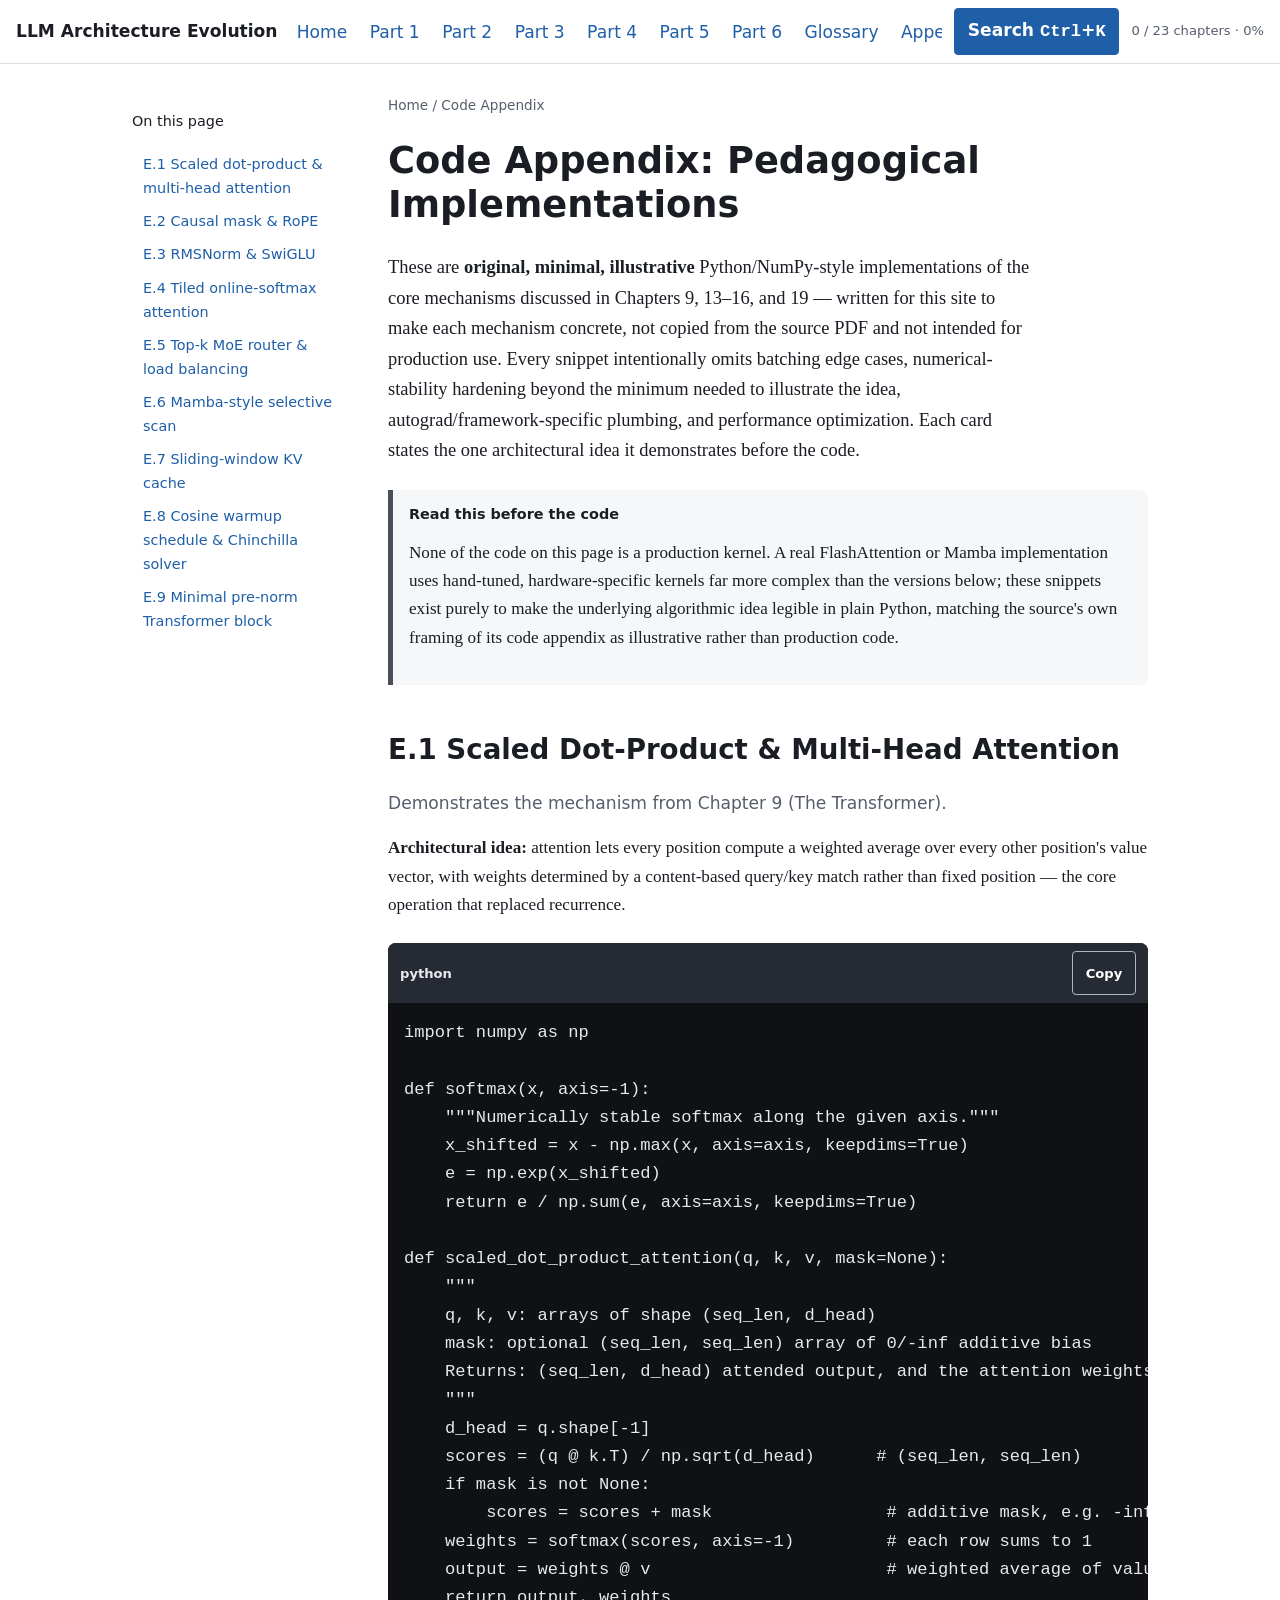
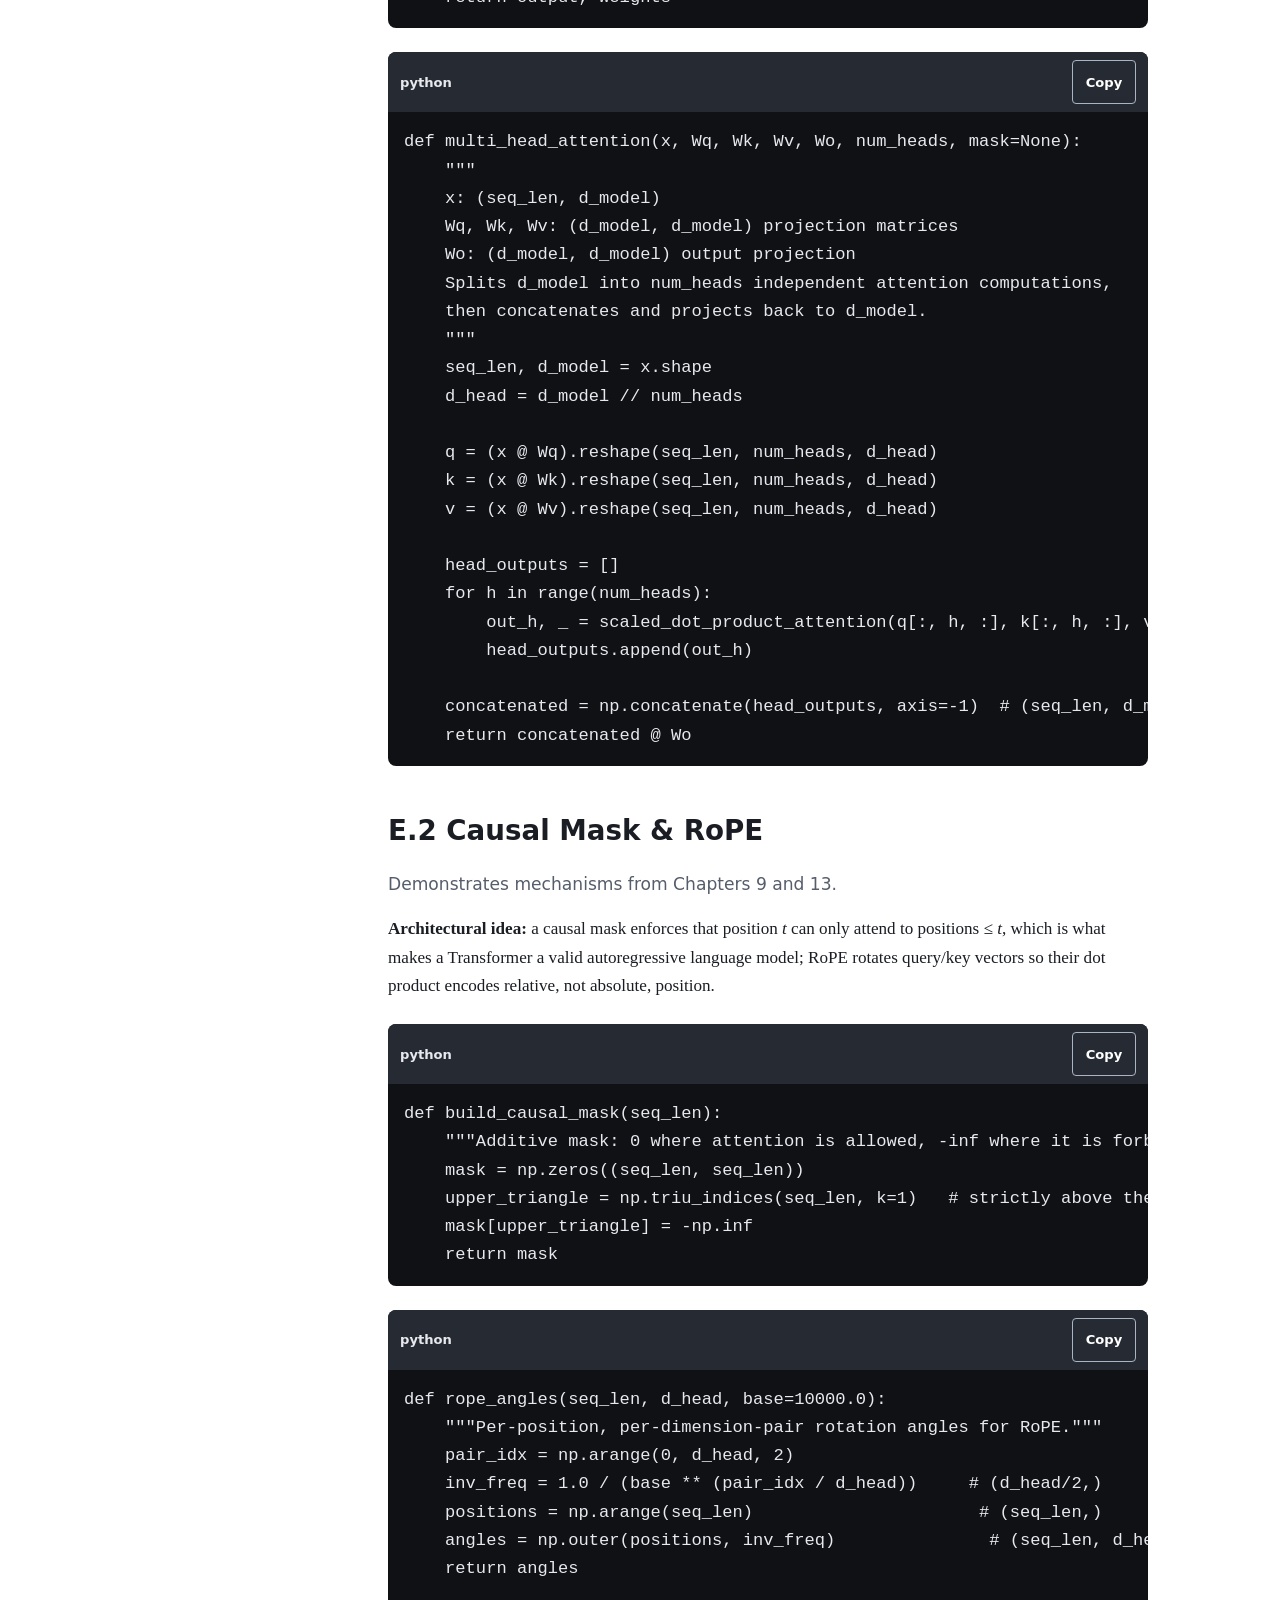
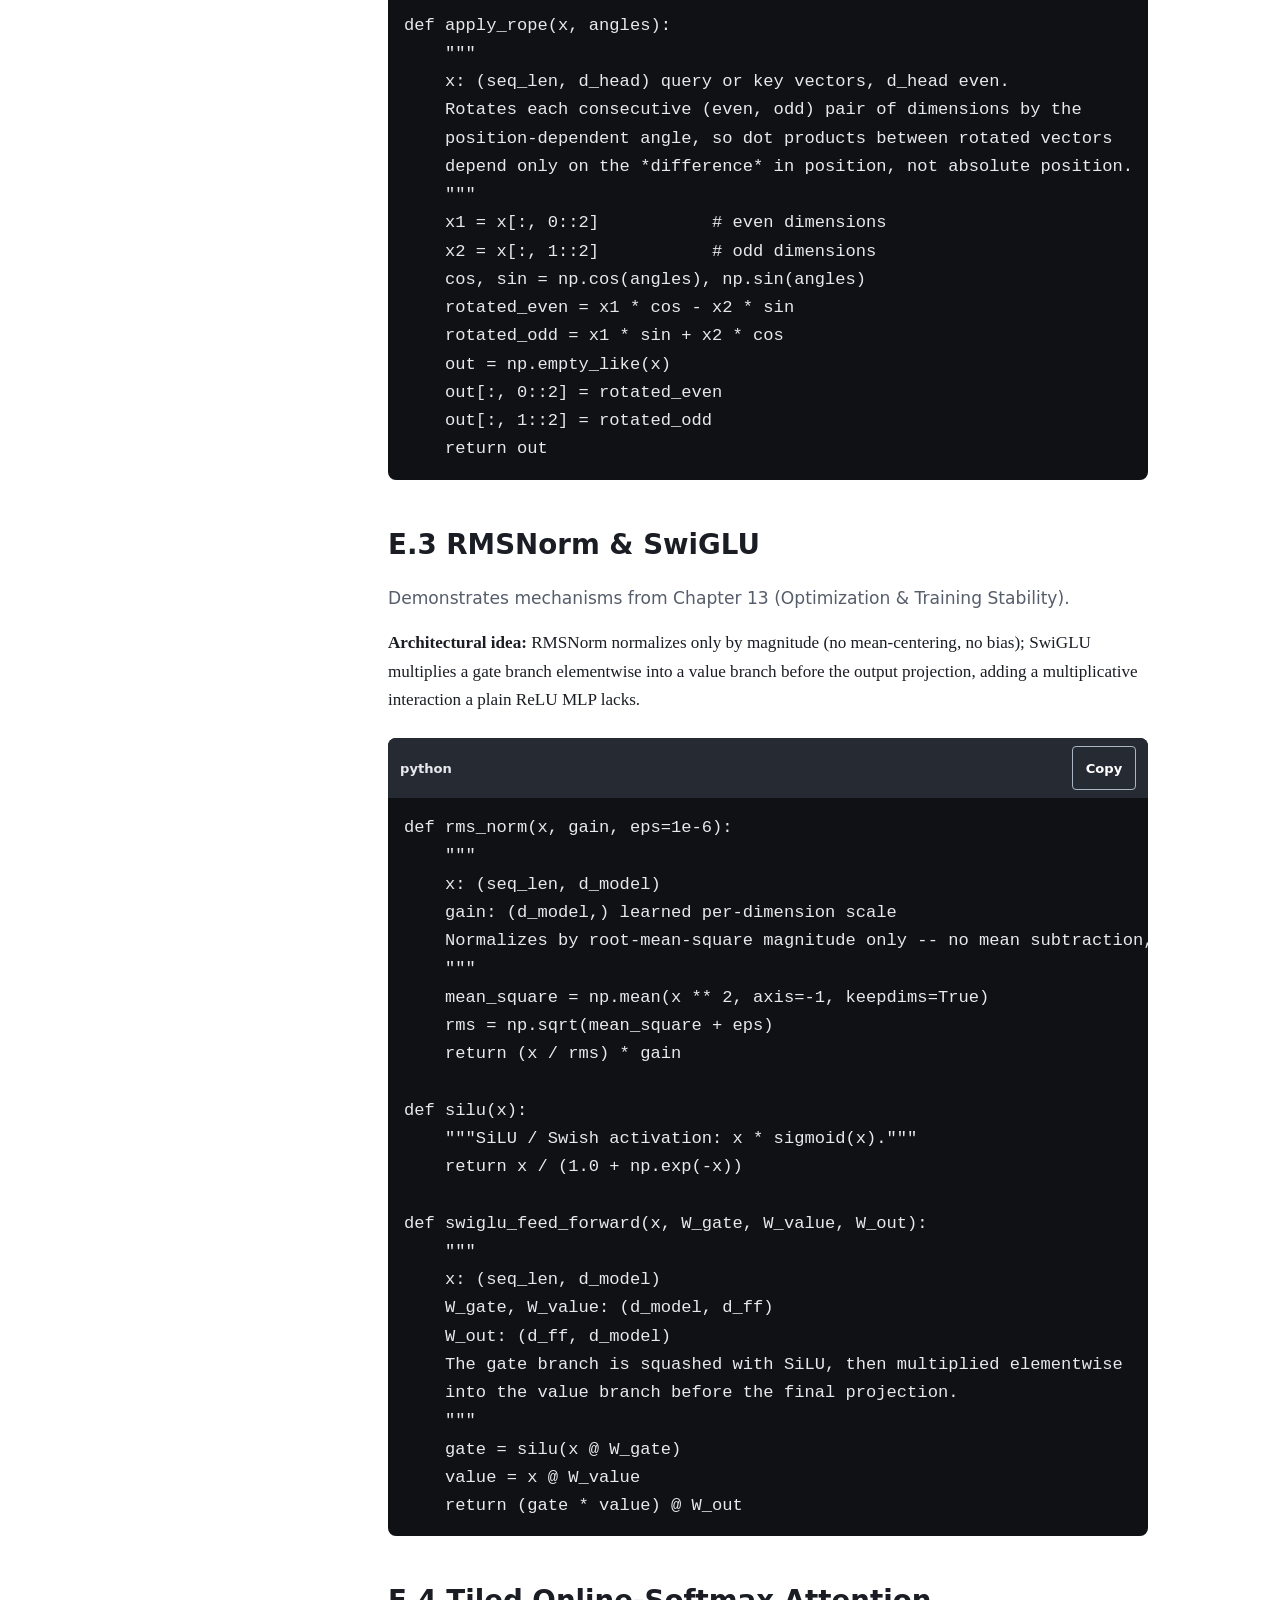
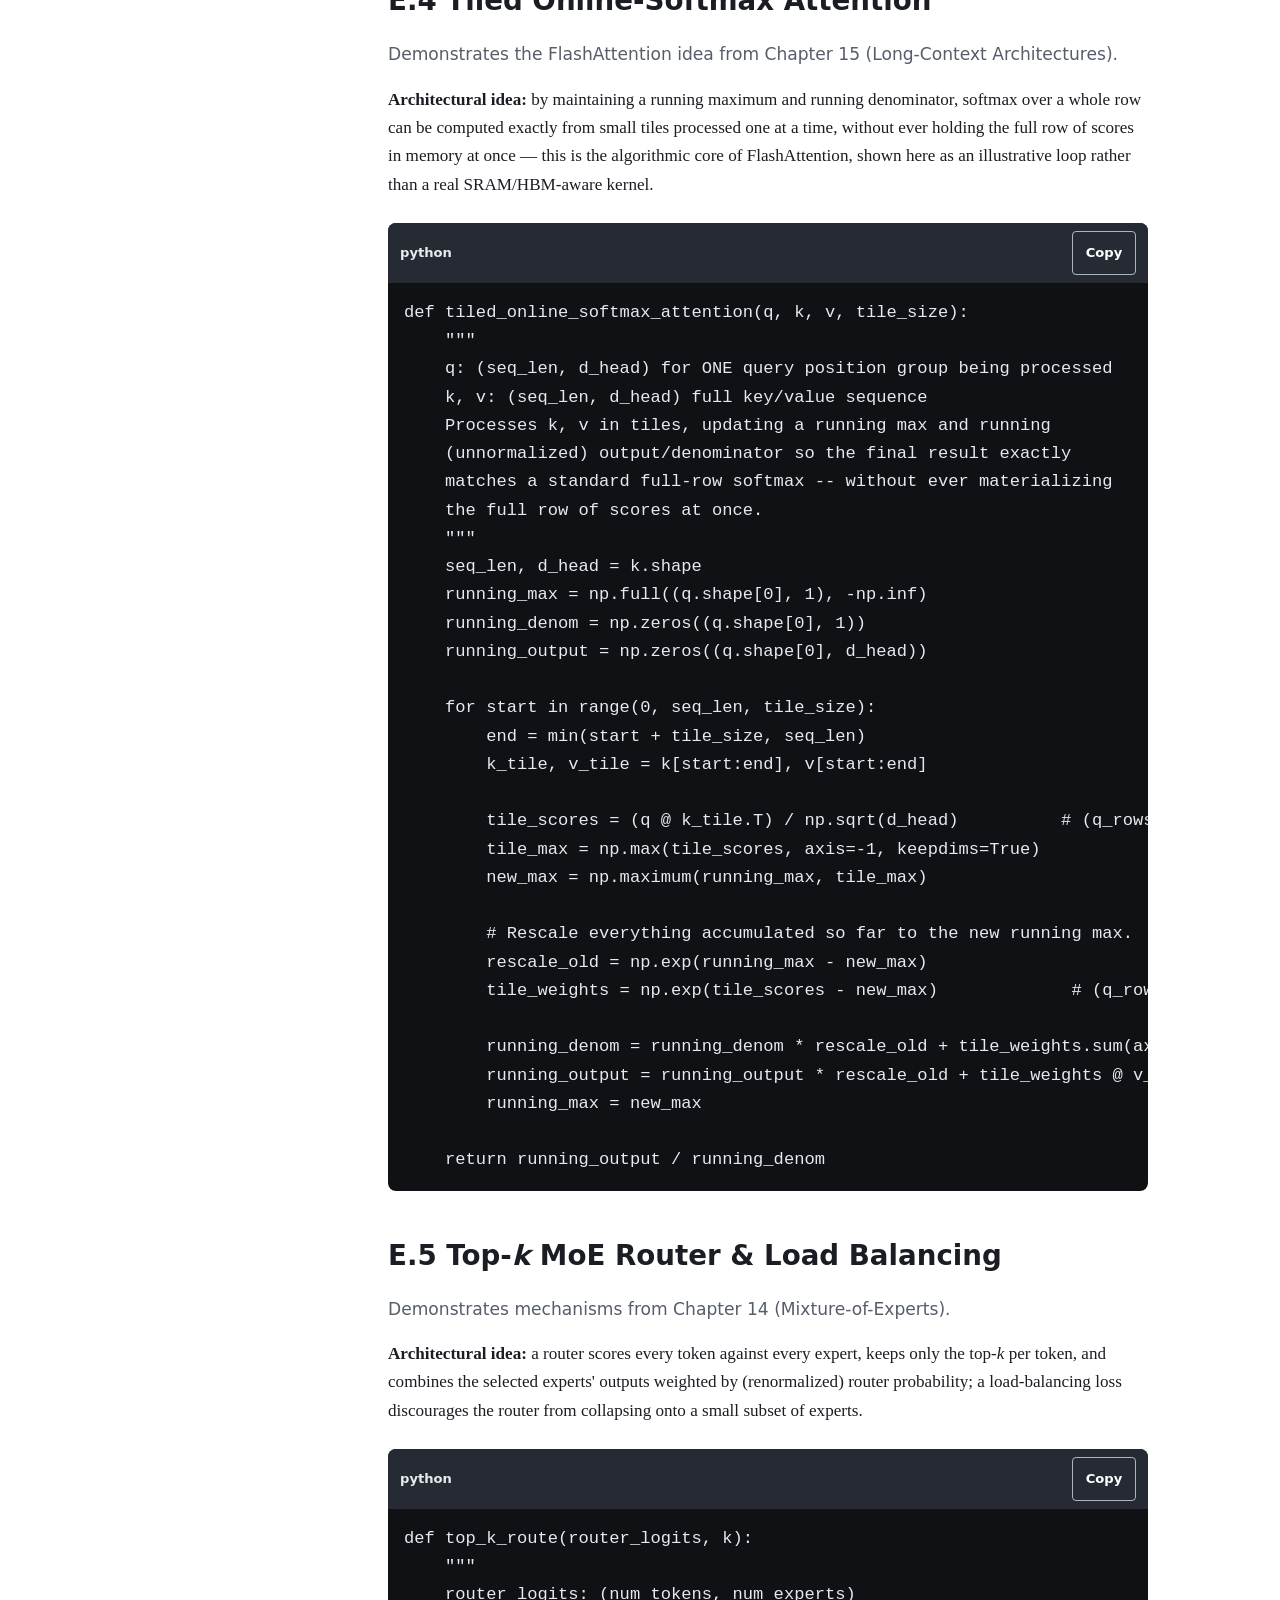
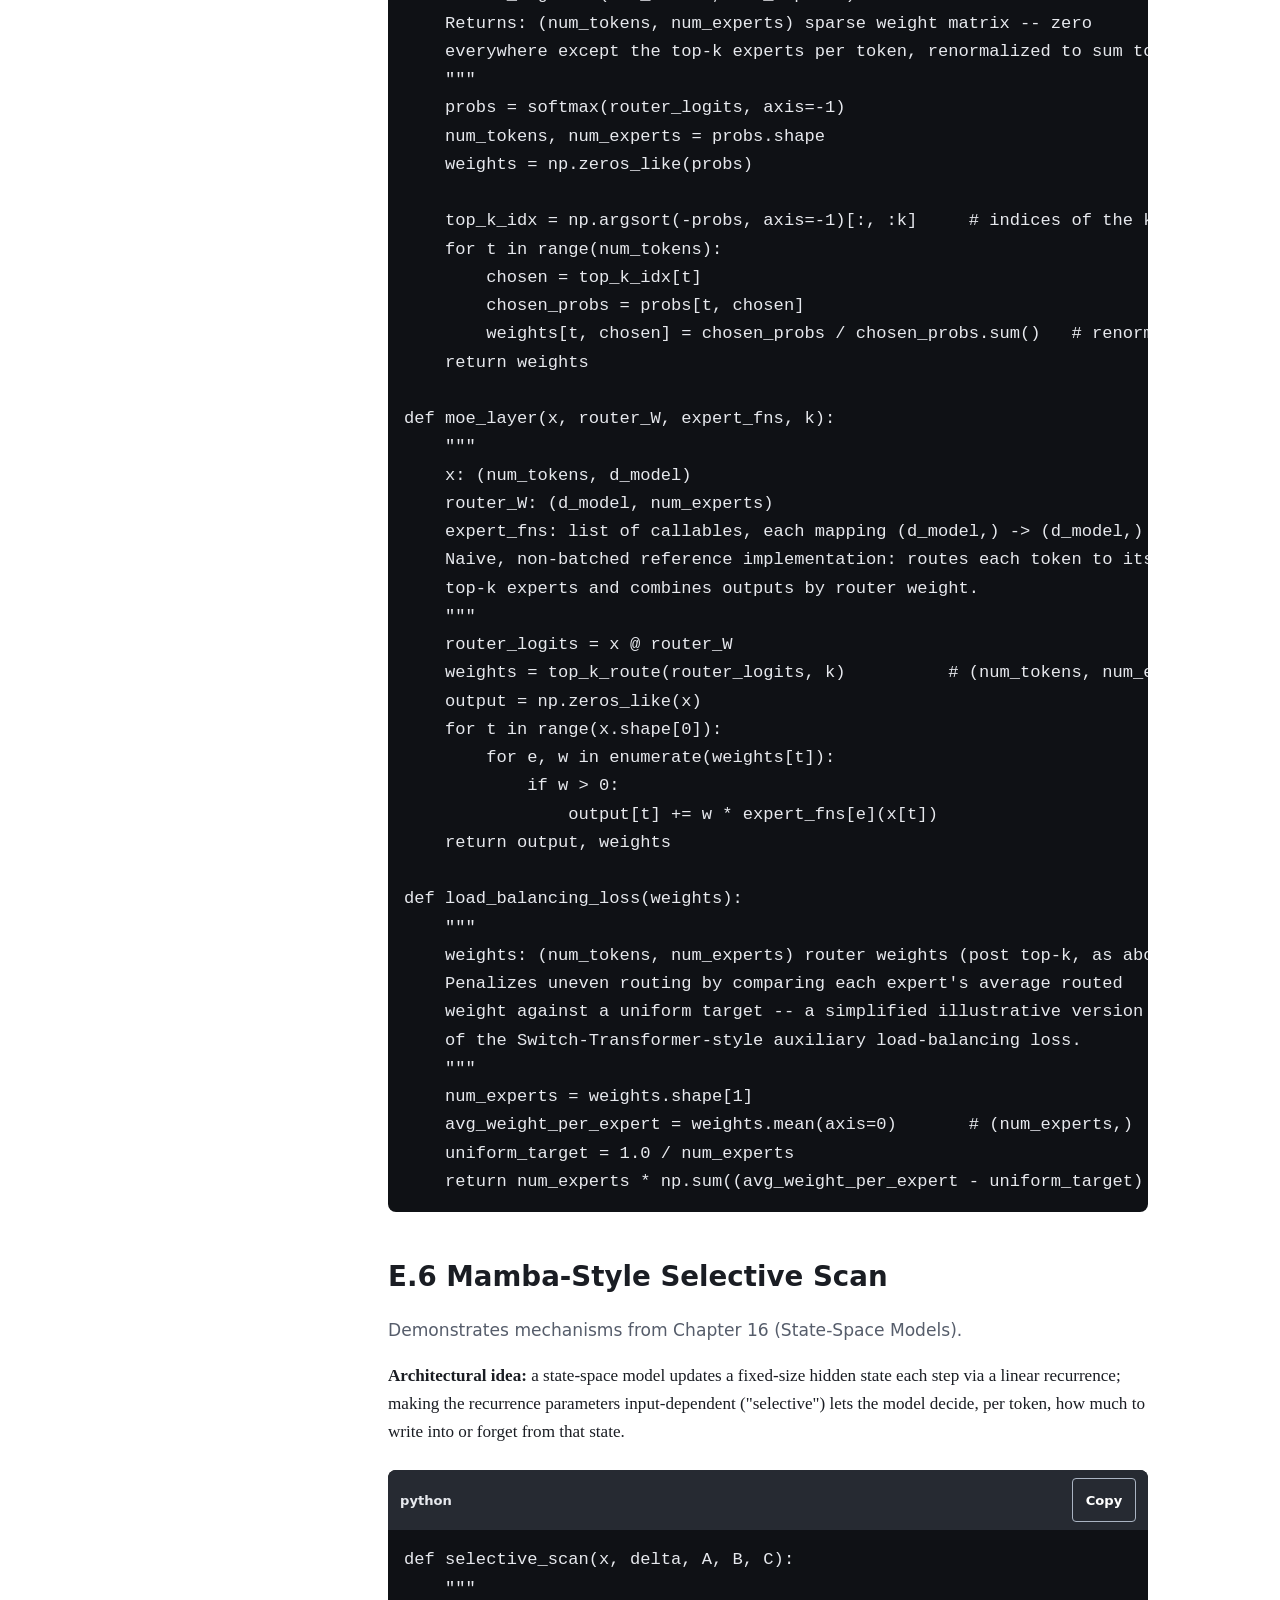
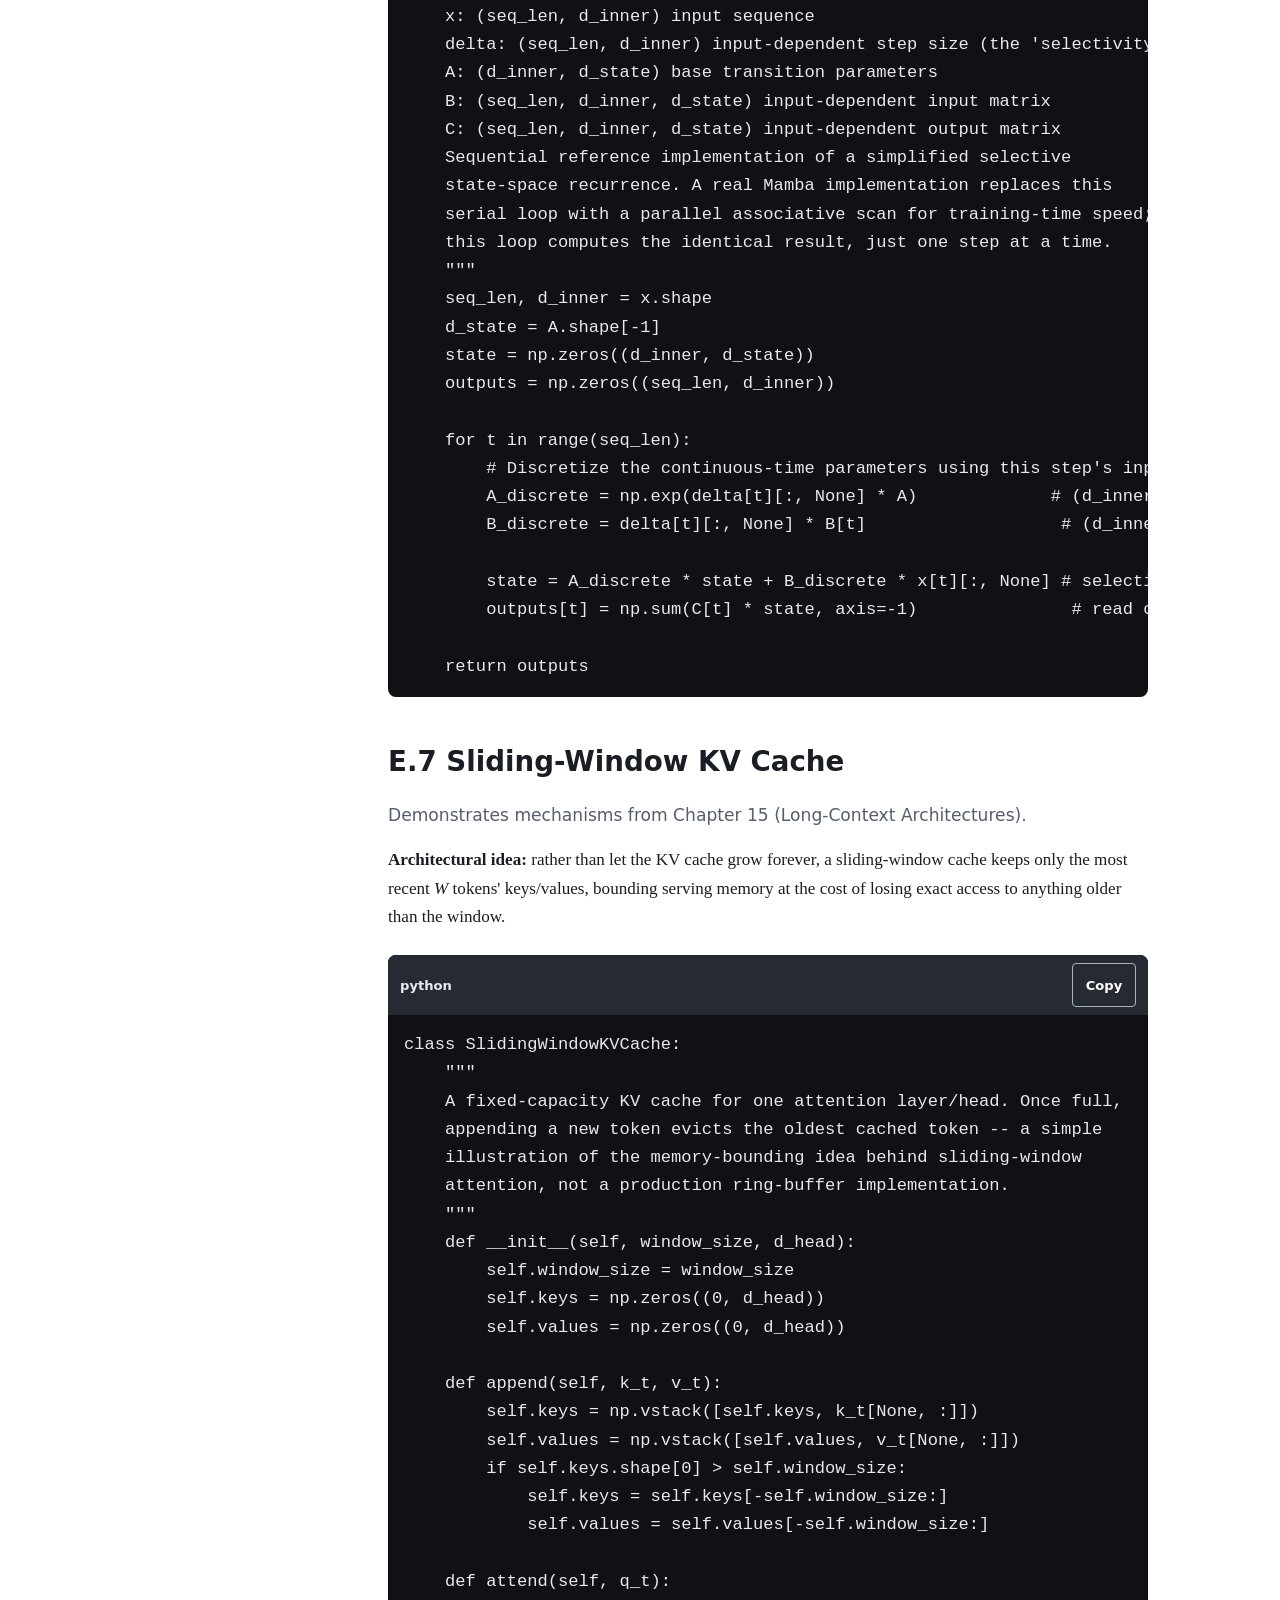
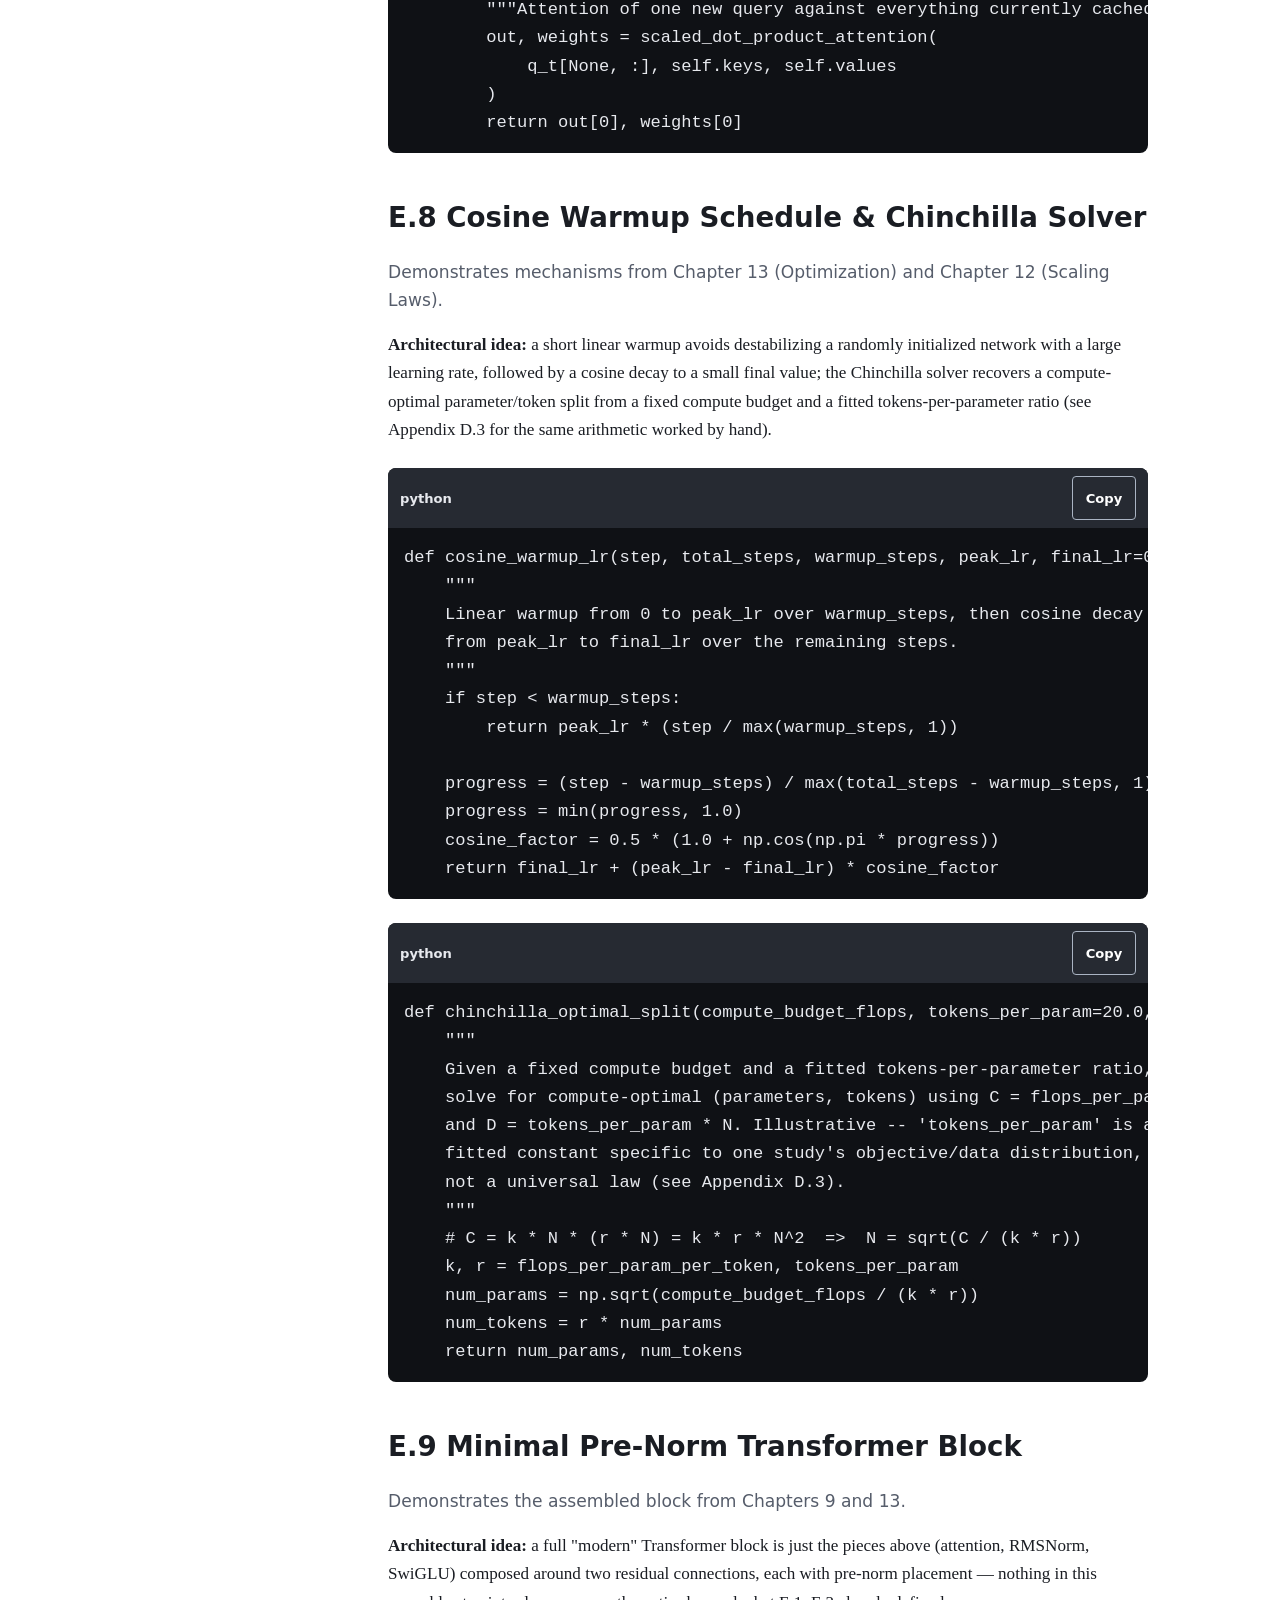
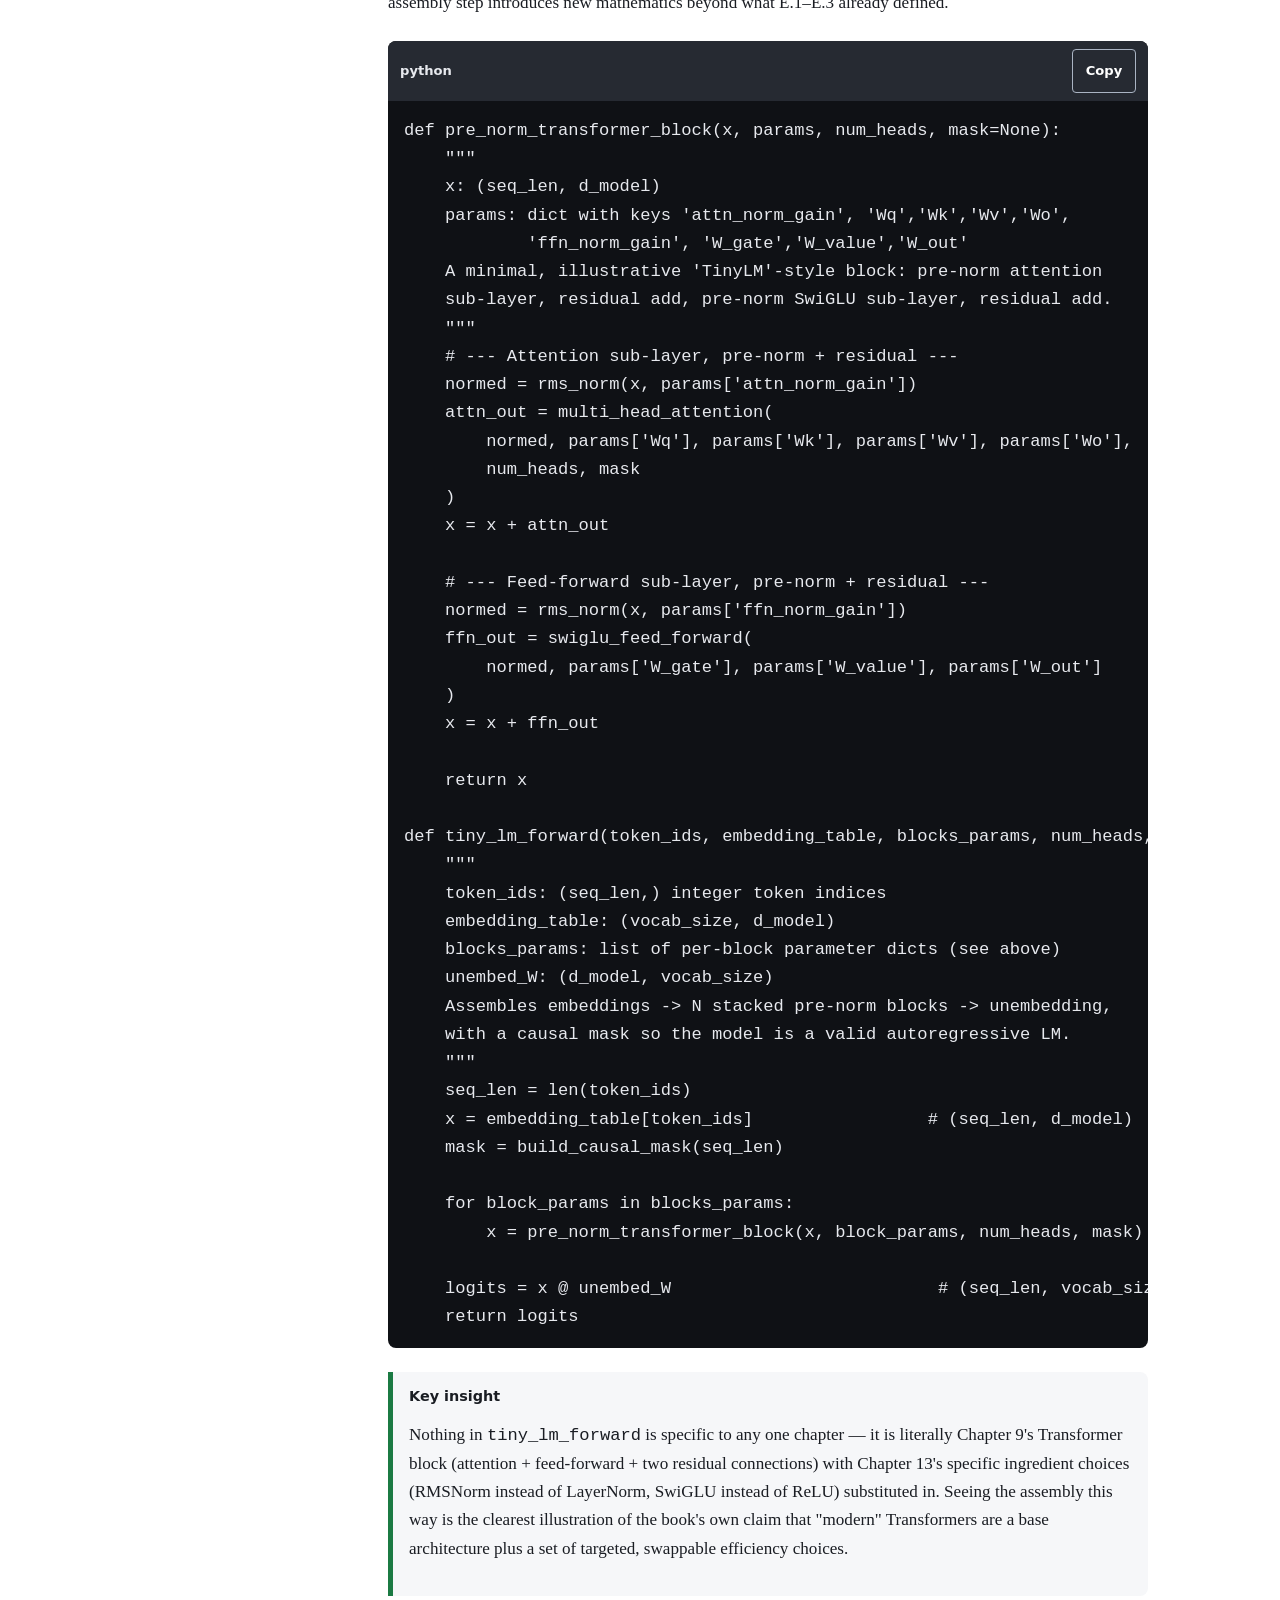
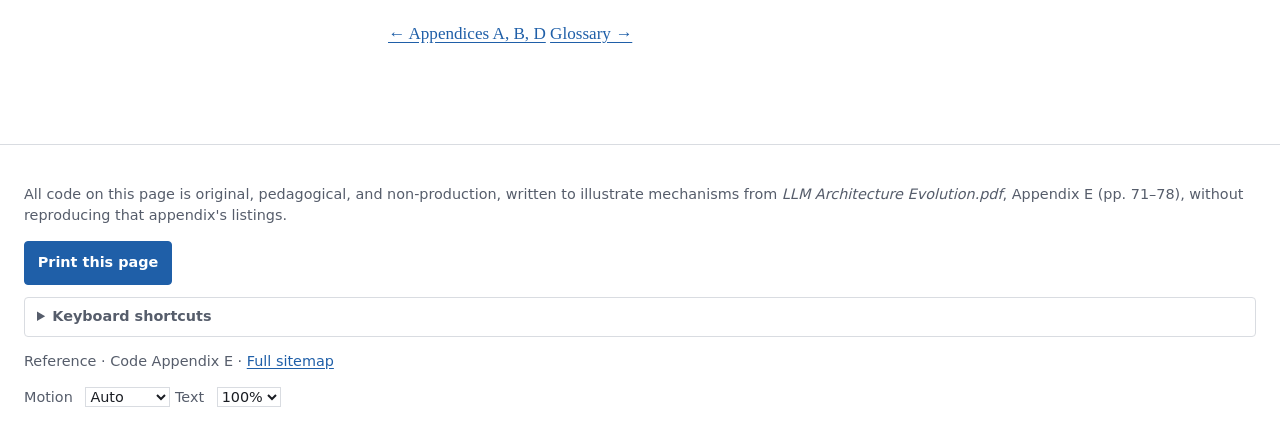
<file: code-appendix.html>
<!DOCTYPE html>
<html lang="en">
<head>
<meta charset="UTF-8">
<meta name="viewport" content="width=device-width, initial-scale=1.0">
<title>Code Appendix: Pedagogical Implementations · LLM Architecture Evolution</title>
<meta name="description" content="Original, non-production pedagogical Python implementations of the core mechanisms from Chapters 9-19.">
<link rel="stylesheet" href="assets/styles.css">
<link rel="stylesheet" href="assets/print.css" media="print">
</head>
<body>
<a class="skip-link" href="#main">Skip to content</a>

<header class="site-header">
  <div class="site-header-inner">
    <a class="site-title" href="index.html">LLM Architecture Evolution</a>
    <button class="nav-toggle js-only" type="button" data-action="toggle-nav" aria-expanded="false" aria-controls="primary-nav">
      <span class="sr-only">Toggle navigation</span>
      <span aria-hidden="true">☰</span>
    </button>
    <nav class="primary-nav" id="primary-nav" aria-label="Primary">
      <ul>
        <li><a href="index.html">Home</a></li>
        <li><a href="part-1-foundations.html">Part 1</a></li>
        <li><a href="part-2-sequence-models.html">Part 2</a></li>
        <li><a href="part-3-scaling.html">Part 3</a></li>
        <li><a href="part-4-efficiency.html">Part 4</a></li>
        <li><a href="part-5-frontiers.html">Part 5</a></li>
        <li><a href="part-6-synthesis.html">Part 6</a></li>
        <li><a href="glossary.html">Glossary</a></li>
        <li><a href="appendices.html">Appendices</a></li>
        <li><a href="code-appendix.html" aria-current="page">Code</a></li>
        <li><a href="practice.html">Practice</a></li>
        <li><a href="sitemap.html">Sitemap</a></li>
      </ul>
    </nav>
    <button class="search-trigger js-only" type="button" data-action="open-search">Search <kbd>Ctrl</kbd>+<kbd>K</kbd></button>
    <div class="progress-indicator" data-progress-indicator aria-live="polite">Reference</div>
  </div>
</header>

<details class="toc-mobile">
  <summary>On this page</summary>
  <ol>
    <li><a href="#code-e1">E.1 Scaled dot-product &amp; multi-head attention</a></li>
    <li><a href="#code-e2">E.2 Causal mask &amp; RoPE</a></li>
    <li><a href="#code-e3">E.3 RMSNorm &amp; SwiGLU</a></li>
    <li><a href="#code-e4">E.4 Tiled online-softmax attention</a></li>
    <li><a href="#code-e5">E.5 Top-k MoE router &amp; load balancing</a></li>
    <li><a href="#code-e6">E.6 Mamba-style selective scan</a></li>
    <li><a href="#code-e7">E.7 Sliding-window KV cache</a></li>
    <li><a href="#code-e8">E.8 Cosine warmup schedule &amp; Chinchilla solver</a></li>
    <li><a href="#code-e9">E.9 Minimal pre-norm Transformer block</a></li>
  </ol>
</details>

<div class="page-layout">
<nav class="toc-sidebar" aria-label="On this page">
  <p class="toc-heading">On this page</p>
  <ol>
    <li><a href="#code-e1">E.1 Scaled dot-product &amp; multi-head attention</a></li>
    <li><a href="#code-e2">E.2 Causal mask &amp; RoPE</a></li>
    <li><a href="#code-e3">E.3 RMSNorm &amp; SwiGLU</a></li>
    <li><a href="#code-e4">E.4 Tiled online-softmax attention</a></li>
    <li><a href="#code-e5">E.5 Top-k MoE router &amp; load balancing</a></li>
    <li><a href="#code-e6">E.6 Mamba-style selective scan</a></li>
    <li><a href="#code-e7">E.7 Sliding-window KV cache</a></li>
    <li><a href="#code-e8">E.8 Cosine warmup schedule &amp; Chinchilla solver</a></li>
    <li><a href="#code-e9">E.9 Minimal pre-norm Transformer block</a></li>
  </ol>
</nav>

<main id="main">
  <nav class="breadcrumb" aria-label="Breadcrumb">Home / Code Appendix</nav>

  <h1>Code Appendix: Pedagogical Implementations</h1>
  <p class="part-intro">
    These are <strong>original, minimal, illustrative</strong> Python/NumPy-style implementations of
    the core mechanisms discussed in Chapters 9, 13–16, and 19 — written for this site to make each
    mechanism concrete, not copied from the source PDF and not intended for production use. Every
    snippet intentionally omits batching edge cases, numerical-stability hardening beyond the minimum
    needed to illustrate the idea, autograd/framework-specific plumbing, and performance
    optimization. Each card states the one architectural idea it demonstrates before the code.
  </p>

  <aside class="callout" data-type="math">
    <p class="callout-label">Read this before the code</p>
    <div class="callout-body">
      <p>
        None of the code on this page is a production kernel. A real FlashAttention or Mamba
        implementation uses hand-tuned, hardware-specific kernels far more complex than the versions
        below; these snippets exist purely to make the underlying algorithmic idea legible in plain
        Python, matching the source's own framing of its code appendix as illustrative rather than
        production code.
      </p>
    </div>
  </aside>

  <!-- ================= E.1 ================= -->
  <section id="code-e1" aria-labelledby="code-e1-title">
    <h2 id="code-e1-title">E.1 Scaled Dot-Product &amp; Multi-Head Attention</h2>
    <p class="page-ref">Demonstrates the mechanism from Chapter 9 (The Transformer).</p>
    <p class="code-idea"><strong>Architectural idea:</strong> attention lets every position compute a
      weighted average over every other position's value vector, with weights determined by a
      content-based query/key match rather than fixed position — the core operation that replaced
      recurrence.</p>

    <figure class="code-block">
      <div class="code-block-header">
        <span class="code-lang">python</span>
        <button class="copy-btn js-only" type="button" data-copy-target="code-e1-a">Copy</button>
      </div>
      <pre><code id="code-e1-a" class="language-python">import numpy as np

def softmax(x, axis=-1):
    """Numerically stable softmax along the given axis."""
    x_shifted = x - np.max(x, axis=axis, keepdims=True)
    e = np.exp(x_shifted)
    return e / np.sum(e, axis=axis, keepdims=True)

def scaled_dot_product_attention(q, k, v, mask=None):
    """
    q, k, v: arrays of shape (seq_len, d_head)
    mask: optional (seq_len, seq_len) array of 0/-inf additive bias
    Returns: (seq_len, d_head) attended output, and the attention weights.
    """
    d_head = q.shape[-1]
    scores = (q @ k.T) / np.sqrt(d_head)      # (seq_len, seq_len)
    if mask is not None:
        scores = scores + mask                 # additive mask, e.g. -inf above the diagonal
    weights = softmax(scores, axis=-1)         # each row sums to 1
    output = weights @ v                       # weighted average of value vectors
    return output, weights
</code></pre>
    </figure>

    <figure class="code-block">
      <div class="code-block-header">
        <span class="code-lang">python</span>
        <button class="copy-btn js-only" type="button" data-copy-target="code-e1-b">Copy</button>
      </div>
      <pre><code id="code-e1-b" class="language-python">def multi_head_attention(x, Wq, Wk, Wv, Wo, num_heads, mask=None):
    """
    x: (seq_len, d_model)
    Wq, Wk, Wv: (d_model, d_model) projection matrices
    Wo: (d_model, d_model) output projection
    Splits d_model into num_heads independent attention computations,
    then concatenates and projects back to d_model.
    """
    seq_len, d_model = x.shape
    d_head = d_model // num_heads

    q = (x @ Wq).reshape(seq_len, num_heads, d_head)
    k = (x @ Wk).reshape(seq_len, num_heads, d_head)
    v = (x @ Wv).reshape(seq_len, num_heads, d_head)

    head_outputs = []
    for h in range(num_heads):
        out_h, _ = scaled_dot_product_attention(q[:, h, :], k[:, h, :], v[:, h, :], mask)
        head_outputs.append(out_h)

    concatenated = np.concatenate(head_outputs, axis=-1)  # (seq_len, d_model)
    return concatenated @ Wo
</code></pre>
    </figure>
  </section>

  <!-- ================= E.2 ================= -->
  <section id="code-e2" aria-labelledby="code-e2-title">
    <h2 id="code-e2-title">E.2 Causal Mask &amp; RoPE</h2>
    <p class="page-ref">Demonstrates mechanisms from Chapters 9 and 13.</p>
    <p class="code-idea"><strong>Architectural idea:</strong> a causal mask enforces that position
      <em>t</em> can only attend to positions ≤ <em>t</em>, which is what makes a Transformer a valid
      autoregressive language model; RoPE rotates query/key vectors so their dot product encodes
      relative, not absolute, position.</p>

    <figure class="code-block">
      <div class="code-block-header">
        <span class="code-lang">python</span>
        <button class="copy-btn js-only" type="button" data-copy-target="code-e2-a">Copy</button>
      </div>
      <pre><code id="code-e2-a" class="language-python">def build_causal_mask(seq_len):
    """Additive mask: 0 where attention is allowed, -inf where it is forbidden."""
    mask = np.zeros((seq_len, seq_len))
    upper_triangle = np.triu_indices(seq_len, k=1)   # strictly above the diagonal
    mask[upper_triangle] = -np.inf
    return mask
</code></pre>
    </figure>

    <figure class="code-block">
      <div class="code-block-header">
        <span class="code-lang">python</span>
        <button class="copy-btn js-only" type="button" data-copy-target="code-e2-b">Copy</button>
      </div>
      <pre><code id="code-e2-b" class="language-python">def rope_angles(seq_len, d_head, base=10000.0):
    """Per-position, per-dimension-pair rotation angles for RoPE."""
    pair_idx = np.arange(0, d_head, 2)
    inv_freq = 1.0 / (base ** (pair_idx / d_head))     # (d_head/2,)
    positions = np.arange(seq_len)                      # (seq_len,)
    angles = np.outer(positions, inv_freq)               # (seq_len, d_head/2)
    return angles

def apply_rope(x, angles):
    """
    x: (seq_len, d_head) query or key vectors, d_head even.
    Rotates each consecutive (even, odd) pair of dimensions by the
    position-dependent angle, so dot products between rotated vectors
    depend only on the *difference* in position, not absolute position.
    """
    x1 = x[:, 0::2]           # even dimensions
    x2 = x[:, 1::2]           # odd dimensions
    cos, sin = np.cos(angles), np.sin(angles)
    rotated_even = x1 * cos - x2 * sin
    rotated_odd = x1 * sin + x2 * cos
    out = np.empty_like(x)
    out[:, 0::2] = rotated_even
    out[:, 1::2] = rotated_odd
    return out
</code></pre>
    </figure>
  </section>

  <!-- ================= E.3 ================= -->
  <section id="code-e3" aria-labelledby="code-e3-title">
    <h2 id="code-e3-title">E.3 RMSNorm &amp; SwiGLU</h2>
    <p class="page-ref">Demonstrates mechanisms from Chapter 13 (Optimization &amp; Training Stability).</p>
    <p class="code-idea"><strong>Architectural idea:</strong> RMSNorm normalizes only by magnitude
      (no mean-centering, no bias); SwiGLU multiplies a gate branch elementwise into a value branch
      before the output projection, adding a multiplicative interaction a plain ReLU MLP lacks.</p>

    <figure class="code-block">
      <div class="code-block-header">
        <span class="code-lang">python</span>
        <button class="copy-btn js-only" type="button" data-copy-target="code-e3-a">Copy</button>
      </div>
      <pre><code id="code-e3-a" class="language-python">def rms_norm(x, gain, eps=1e-6):
    """
    x: (seq_len, d_model)
    gain: (d_model,) learned per-dimension scale
    Normalizes by root-mean-square magnitude only -- no mean subtraction, no bias.
    """
    mean_square = np.mean(x ** 2, axis=-1, keepdims=True)
    rms = np.sqrt(mean_square + eps)
    return (x / rms) * gain

def silu(x):
    """SiLU / Swish activation: x * sigmoid(x)."""
    return x / (1.0 + np.exp(-x))

def swiglu_feed_forward(x, W_gate, W_value, W_out):
    """
    x: (seq_len, d_model)
    W_gate, W_value: (d_model, d_ff)
    W_out: (d_ff, d_model)
    The gate branch is squashed with SiLU, then multiplied elementwise
    into the value branch before the final projection.
    """
    gate = silu(x @ W_gate)
    value = x @ W_value
    return (gate * value) @ W_out
</code></pre>
    </figure>
  </section>

  <!-- ================= E.4 ================= -->
  <section id="code-e4" aria-labelledby="code-e4-title">
    <h2 id="code-e4-title">E.4 Tiled Online-Softmax Attention</h2>
    <p class="page-ref">Demonstrates the FlashAttention idea from Chapter 15 (Long-Context Architectures).</p>
    <p class="code-idea"><strong>Architectural idea:</strong> by maintaining a running maximum and
      running denominator, softmax over a whole row can be computed exactly from small tiles
      processed one at a time, without ever holding the full row of scores in memory at once — this
      is the algorithmic core of FlashAttention, shown here as an illustrative loop rather than a real
      SRAM/HBM-aware kernel.</p>

    <figure class="code-block">
      <div class="code-block-header">
        <span class="code-lang">python</span>
        <button class="copy-btn js-only" type="button" data-copy-target="code-e4-a">Copy</button>
      </div>
      <pre><code id="code-e4-a" class="language-python">def tiled_online_softmax_attention(q, k, v, tile_size):
    """
    q: (seq_len, d_head) for ONE query position group being processed
    k, v: (seq_len, d_head) full key/value sequence
    Processes k, v in tiles, updating a running max and running
    (unnormalized) output/denominator so the final result exactly
    matches a standard full-row softmax -- without ever materializing
    the full row of scores at once.
    """
    seq_len, d_head = k.shape
    running_max = np.full((q.shape[0], 1), -np.inf)
    running_denom = np.zeros((q.shape[0], 1))
    running_output = np.zeros((q.shape[0], d_head))

    for start in range(0, seq_len, tile_size):
        end = min(start + tile_size, seq_len)
        k_tile, v_tile = k[start:end], v[start:end]

        tile_scores = (q @ k_tile.T) / np.sqrt(d_head)          # (q_rows, tile_size)
        tile_max = np.max(tile_scores, axis=-1, keepdims=True)
        new_max = np.maximum(running_max, tile_max)

        # Rescale everything accumulated so far to the new running max.
        rescale_old = np.exp(running_max - new_max)
        tile_weights = np.exp(tile_scores - new_max)             # (q_rows, tile_size)

        running_denom = running_denom * rescale_old + tile_weights.sum(axis=-1, keepdims=True)
        running_output = running_output * rescale_old + tile_weights @ v_tile
        running_max = new_max

    return running_output / running_denom
</code></pre>
    </figure>
  </section>

  <!-- ================= E.5 ================= -->
  <section id="code-e5" aria-labelledby="code-e5-title">
    <h2 id="code-e5-title">E.5 Top-<em>k</em> MoE Router &amp; Load Balancing</h2>
    <p class="page-ref">Demonstrates mechanisms from Chapter 14 (Mixture-of-Experts).</p>
    <p class="code-idea"><strong>Architectural idea:</strong> a router scores every token against
      every expert, keeps only the top-<em>k</em> per token, and combines the selected experts'
      outputs weighted by (renormalized) router probability; a load-balancing loss discourages the
      router from collapsing onto a small subset of experts.</p>

    <figure class="code-block">
      <div class="code-block-header">
        <span class="code-lang">python</span>
        <button class="copy-btn js-only" type="button" data-copy-target="code-e5-a">Copy</button>
      </div>
      <pre><code id="code-e5-a" class="language-python">def top_k_route(router_logits, k):
    """
    router_logits: (num_tokens, num_experts)
    Returns: (num_tokens, num_experts) sparse weight matrix -- zero
    everywhere except the top-k experts per token, renormalized to sum to 1.
    """
    probs = softmax(router_logits, axis=-1)
    num_tokens, num_experts = probs.shape
    weights = np.zeros_like(probs)

    top_k_idx = np.argsort(-probs, axis=-1)[:, :k]     # indices of the k largest per row
    for t in range(num_tokens):
        chosen = top_k_idx[t]
        chosen_probs = probs[t, chosen]
        weights[t, chosen] = chosen_probs / chosen_probs.sum()   # renormalize over the k chosen
    return weights

def moe_layer(x, router_W, expert_fns, k):
    """
    x: (num_tokens, d_model)
    router_W: (d_model, num_experts)
    expert_fns: list of callables, each mapping (d_model,) -> (d_model,)
    Naive, non-batched reference implementation: routes each token to its
    top-k experts and combines outputs by router weight.
    """
    router_logits = x @ router_W
    weights = top_k_route(router_logits, k)          # (num_tokens, num_experts)
    output = np.zeros_like(x)
    for t in range(x.shape[0]):
        for e, w in enumerate(weights[t]):
            if w > 0:
                output[t] += w * expert_fns[e](x[t])
    return output, weights

def load_balancing_loss(weights):
    """
    weights: (num_tokens, num_experts) router weights (post top-k, as above)
    Penalizes uneven routing by comparing each expert's average routed
    weight against a uniform target -- a simplified illustrative version
    of the Switch-Transformer-style auxiliary load-balancing loss.
    """
    num_experts = weights.shape[1]
    avg_weight_per_expert = weights.mean(axis=0)       # (num_experts,)
    uniform_target = 1.0 / num_experts
    return num_experts * np.sum((avg_weight_per_expert - uniform_target) ** 2)
</code></pre>
    </figure>
  </section>

  <!-- ================= E.6 ================= -->
  <section id="code-e6" aria-labelledby="code-e6-title">
    <h2 id="code-e6-title">E.6 Mamba-Style Selective Scan</h2>
    <p class="page-ref">Demonstrates mechanisms from Chapter 16 (State-Space Models).</p>
    <p class="code-idea"><strong>Architectural idea:</strong> a state-space model updates a fixed-size
      hidden state each step via a linear recurrence; making the recurrence parameters
      input-dependent ("selective") lets the model decide, per token, how much to write into or
      forget from that state.</p>

    <figure class="code-block">
      <div class="code-block-header">
        <span class="code-lang">python</span>
        <button class="copy-btn js-only" type="button" data-copy-target="code-e6-a">Copy</button>
      </div>
      <pre><code id="code-e6-a" class="language-python">def selective_scan(x, delta, A, B, C):
    """
    x: (seq_len, d_inner) input sequence
    delta: (seq_len, d_inner) input-dependent step size (the 'selectivity')
    A: (d_inner, d_state) base transition parameters
    B: (seq_len, d_inner, d_state) input-dependent input matrix
    C: (seq_len, d_inner, d_state) input-dependent output matrix
    Sequential reference implementation of a simplified selective
    state-space recurrence. A real Mamba implementation replaces this
    serial loop with a parallel associative scan for training-time speed;
    this loop computes the identical result, just one step at a time.
    """
    seq_len, d_inner = x.shape
    d_state = A.shape[-1]
    state = np.zeros((d_inner, d_state))
    outputs = np.zeros((seq_len, d_inner))

    for t in range(seq_len):
        # Discretize the continuous-time parameters using this step's input-dependent delta.
        A_discrete = np.exp(delta[t][:, None] * A)             # (d_inner, d_state)
        B_discrete = delta[t][:, None] * B[t]                   # (d_inner, d_state)

        state = A_discrete * state + B_discrete * x[t][:, None] # selective state update
        outputs[t] = np.sum(C[t] * state, axis=-1)               # read out this step's output

    return outputs
</code></pre>
    </figure>
  </section>

  <!-- ================= E.7 ================= -->
  <section id="code-e7" aria-labelledby="code-e7-title">
    <h2 id="code-e7-title">E.7 Sliding-Window KV Cache</h2>
    <p class="page-ref">Demonstrates mechanisms from Chapter 15 (Long-Context Architectures).</p>
    <p class="code-idea"><strong>Architectural idea:</strong> rather than let the KV cache grow
      forever, a sliding-window cache keeps only the most recent <em>W</em> tokens' keys/values,
      bounding serving memory at the cost of losing exact access to anything older than the window.</p>

    <figure class="code-block">
      <div class="code-block-header">
        <span class="code-lang">python</span>
        <button class="copy-btn js-only" type="button" data-copy-target="code-e7-a">Copy</button>
      </div>
      <pre><code id="code-e7-a" class="language-python">class SlidingWindowKVCache:
    """
    A fixed-capacity KV cache for one attention layer/head. Once full,
    appending a new token evicts the oldest cached token -- a simple
    illustration of the memory-bounding idea behind sliding-window
    attention, not a production ring-buffer implementation.
    """
    def __init__(self, window_size, d_head):
        self.window_size = window_size
        self.keys = np.zeros((0, d_head))
        self.values = np.zeros((0, d_head))

    def append(self, k_t, v_t):
        self.keys = np.vstack([self.keys, k_t[None, :]])
        self.values = np.vstack([self.values, v_t[None, :]])
        if self.keys.shape[0] > self.window_size:
            self.keys = self.keys[-self.window_size:]
            self.values = self.values[-self.window_size:]

    def attend(self, q_t):
        """Attention of one new query against everything currently cached."""
        out, weights = scaled_dot_product_attention(
            q_t[None, :], self.keys, self.values
        )
        return out[0], weights[0]
</code></pre>
    </figure>
  </section>

  <!-- ================= E.8 ================= -->
  <section id="code-e8" aria-labelledby="code-e8-title">
    <h2 id="code-e8-title">E.8 Cosine Warmup Schedule &amp; Chinchilla Solver</h2>
    <p class="page-ref">Demonstrates mechanisms from Chapter 13 (Optimization) and Chapter 12 (Scaling Laws).</p>
    <p class="code-idea"><strong>Architectural idea:</strong> a short linear warmup avoids destabilizing
      a randomly initialized network with a large learning rate, followed by a cosine decay to a small
      final value; the Chinchilla solver recovers a compute-optimal parameter/token split from a fixed
      compute budget and a fitted tokens-per-parameter ratio (see Appendix D.3 for the same arithmetic
      worked by hand).</p>

    <figure class="code-block">
      <div class="code-block-header">
        <span class="code-lang">python</span>
        <button class="copy-btn js-only" type="button" data-copy-target="code-e8-a">Copy</button>
      </div>
      <pre><code id="code-e8-a" class="language-python">def cosine_warmup_lr(step, total_steps, warmup_steps, peak_lr, final_lr=0.0):
    """
    Linear warmup from 0 to peak_lr over warmup_steps, then cosine decay
    from peak_lr to final_lr over the remaining steps.
    """
    if step &lt; warmup_steps:
        return peak_lr * (step / max(warmup_steps, 1))

    progress = (step - warmup_steps) / max(total_steps - warmup_steps, 1)
    progress = min(progress, 1.0)
    cosine_factor = 0.5 * (1.0 + np.cos(np.pi * progress))
    return final_lr + (peak_lr - final_lr) * cosine_factor
</code></pre>
    </figure>

    <figure class="code-block">
      <div class="code-block-header">
        <span class="code-lang">python</span>
        <button class="copy-btn js-only" type="button" data-copy-target="code-e8-b">Copy</button>
      </div>
      <pre><code id="code-e8-b" class="language-python">def chinchilla_optimal_split(compute_budget_flops, tokens_per_param=20.0, flops_per_param_per_token=6.0):
    """
    Given a fixed compute budget and a fitted tokens-per-parameter ratio,
    solve for compute-optimal (parameters, tokens) using C = flops_per_param_per_token * N * D
    and D = tokens_per_param * N. Illustrative -- 'tokens_per_param' is a
    fitted constant specific to one study's objective/data distribution,
    not a universal law (see Appendix D.3).
    """
    # C = k * N * (r * N) = k * r * N^2  =>  N = sqrt(C / (k * r))
    k, r = flops_per_param_per_token, tokens_per_param
    num_params = np.sqrt(compute_budget_flops / (k * r))
    num_tokens = r * num_params
    return num_params, num_tokens
</code></pre>
    </figure>
  </section>

  <!-- ================= E.9 ================= -->
  <section id="code-e9" aria-labelledby="code-e9-title">
    <h2 id="code-e9-title">E.9 Minimal Pre-Norm Transformer Block</h2>
    <p class="page-ref">Demonstrates the assembled block from Chapters 9 and 13.</p>
    <p class="code-idea"><strong>Architectural idea:</strong> a full "modern" Transformer block is
      just the pieces above (attention, RMSNorm, SwiGLU) composed around two residual connections,
      each with pre-norm placement — nothing in this assembly step introduces new mathematics beyond
      what E.1–E.3 already defined.</p>

    <figure class="code-block">
      <div class="code-block-header">
        <span class="code-lang">python</span>
        <button class="copy-btn js-only" type="button" data-copy-target="code-e9-a">Copy</button>
      </div>
      <pre><code id="code-e9-a" class="language-python">def pre_norm_transformer_block(x, params, num_heads, mask=None):
    """
    x: (seq_len, d_model)
    params: dict with keys 'attn_norm_gain', 'Wq','Wk','Wv','Wo',
            'ffn_norm_gain', 'W_gate','W_value','W_out'
    A minimal, illustrative 'TinyLM'-style block: pre-norm attention
    sub-layer, residual add, pre-norm SwiGLU sub-layer, residual add.
    """
    # --- Attention sub-layer, pre-norm + residual ---
    normed = rms_norm(x, params['attn_norm_gain'])
    attn_out = multi_head_attention(
        normed, params['Wq'], params['Wk'], params['Wv'], params['Wo'],
        num_heads, mask
    )
    x = x + attn_out

    # --- Feed-forward sub-layer, pre-norm + residual ---
    normed = rms_norm(x, params['ffn_norm_gain'])
    ffn_out = swiglu_feed_forward(
        normed, params['W_gate'], params['W_value'], params['W_out']
    )
    x = x + ffn_out

    return x

def tiny_lm_forward(token_ids, embedding_table, blocks_params, num_heads, unembed_W):
    """
    token_ids: (seq_len,) integer token indices
    embedding_table: (vocab_size, d_model)
    blocks_params: list of per-block parameter dicts (see above)
    unembed_W: (d_model, vocab_size)
    Assembles embeddings -> N stacked pre-norm blocks -> unembedding,
    with a causal mask so the model is a valid autoregressive LM.
    """
    seq_len = len(token_ids)
    x = embedding_table[token_ids]                 # (seq_len, d_model)
    mask = build_causal_mask(seq_len)

    for block_params in blocks_params:
        x = pre_norm_transformer_block(x, block_params, num_heads, mask)

    logits = x @ unembed_W                          # (seq_len, vocab_size)
    return logits
</code></pre>
    </figure>

    <aside class="callout" data-type="insight">
      <p class="callout-label">Key insight</p>
      <div class="callout-body">
        <p>
          Nothing in <code>tiny_lm_forward</code> is specific to any one chapter — it is literally
          Chapter 9's Transformer block (attention + feed-forward + two residual connections) with
          Chapter 13's specific ingredient choices (RMSNorm instead of LayerNorm, SwiGLU instead of
          ReLU) substituted in. Seeing the assembly this way is the clearest illustration of the
          book's own claim that "modern" Transformers are a base architecture plus a set of targeted,
          swappable efficiency choices.
        </p>
      </div>
    </aside>
  </section>

  <nav class="part-pager" aria-label="Part navigation">
    <a href="appendices.html">← Appendices A, B, D</a>
    <a href="glossary.html">Glossary →</a>
  </nav>
</main>
</div>

<footer class="site-footer">
  <p>All code on this page is original, pedagogical, and non-production, written to illustrate
    mechanisms from <cite>LLM Architecture Evolution.pdf</cite>, Appendix E (pp. 71–78), without
    reproducing that appendix's listings.</p>
  <button class="print-chapter js-only" type="button" data-action="print-page">Print this page</button>
  <details class="keyboard-help">
    <summary>Keyboard shortcuts</summary>
    <ul>
      <li><kbd>Ctrl</kbd>/<kbd>Cmd</kbd> + <kbd>K</kbd> — open search</li>
      <li><kbd>Tab</kbd> — move between interactive elements; every control has a visible focus ring</li>
    </ul>
  </details>
  <p class="last-updated">Reference · Code Appendix E · <a href="sitemap.html">Full sitemap</a></p>
</footer>

<script src="assets/data.js"></script>
<script src="assets/storage.js"></script>
<script src="assets/app.js"></script>
</body>
</html>
</file>
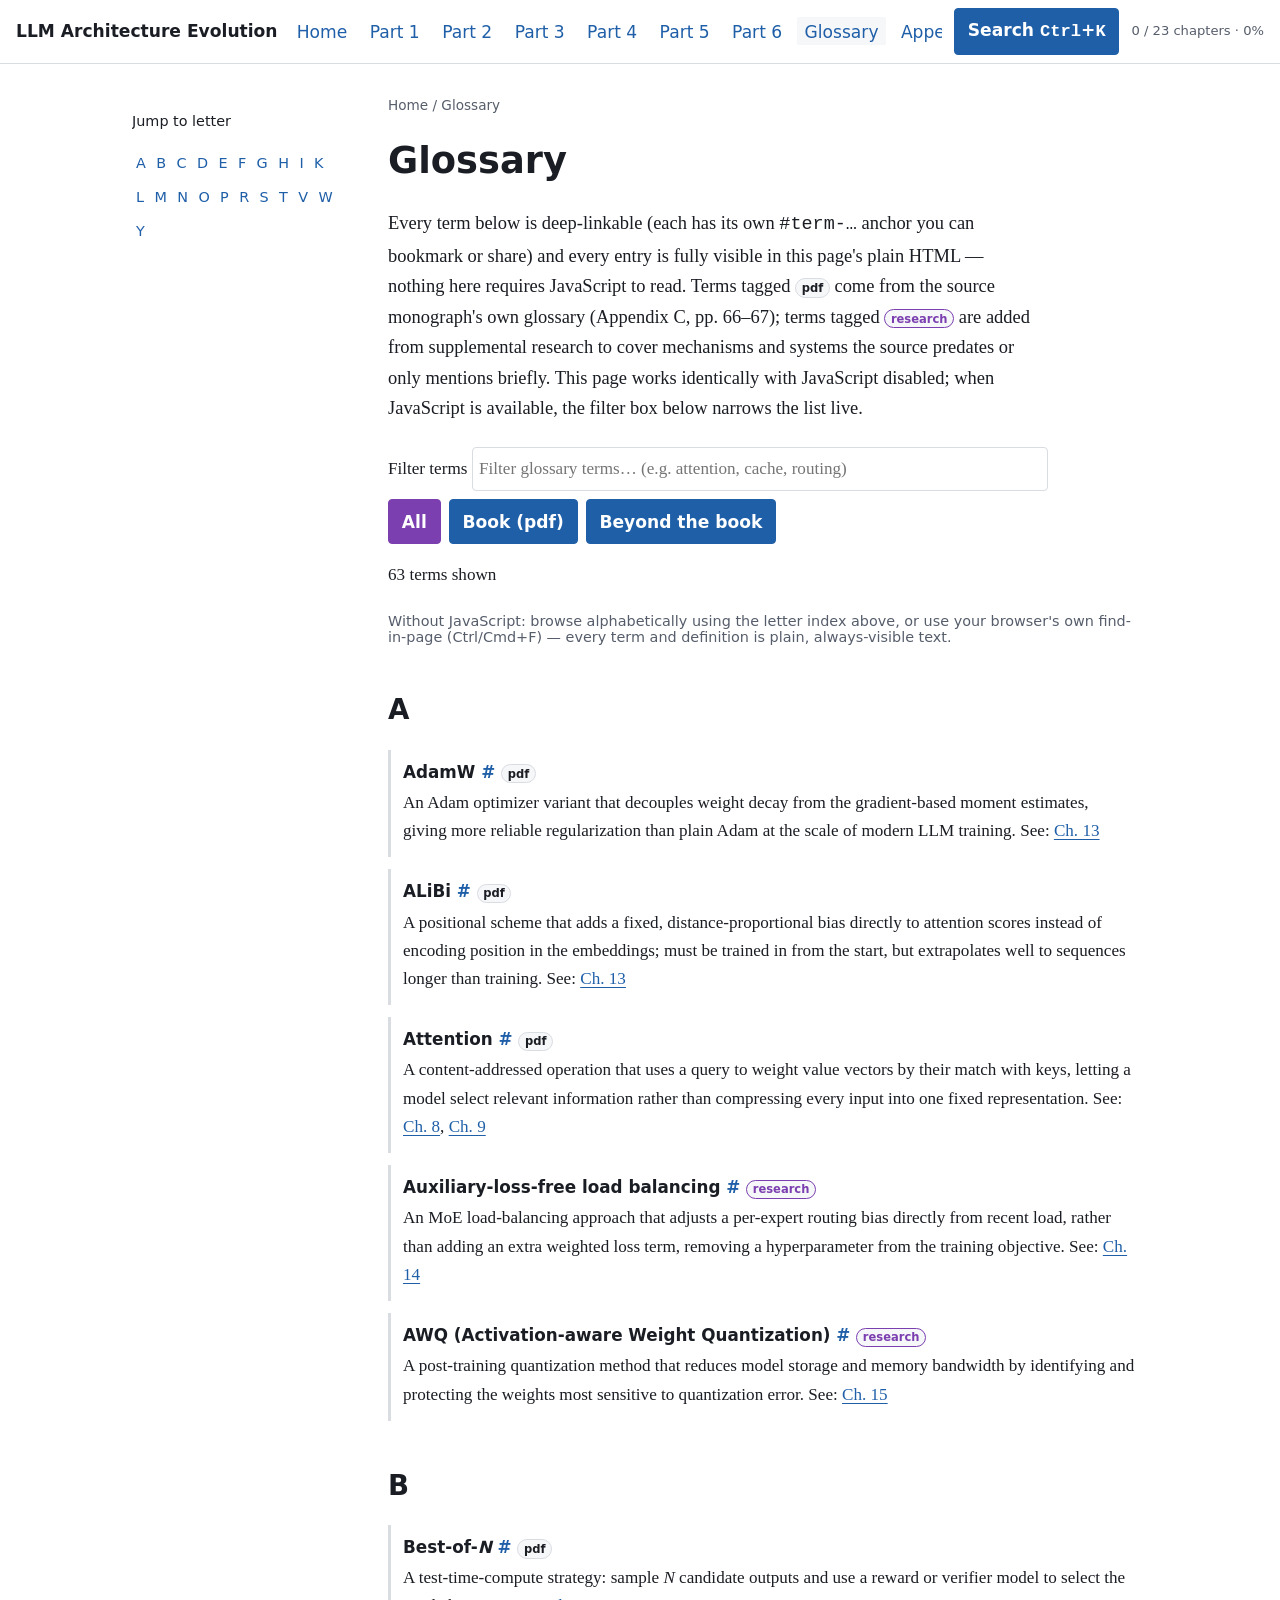
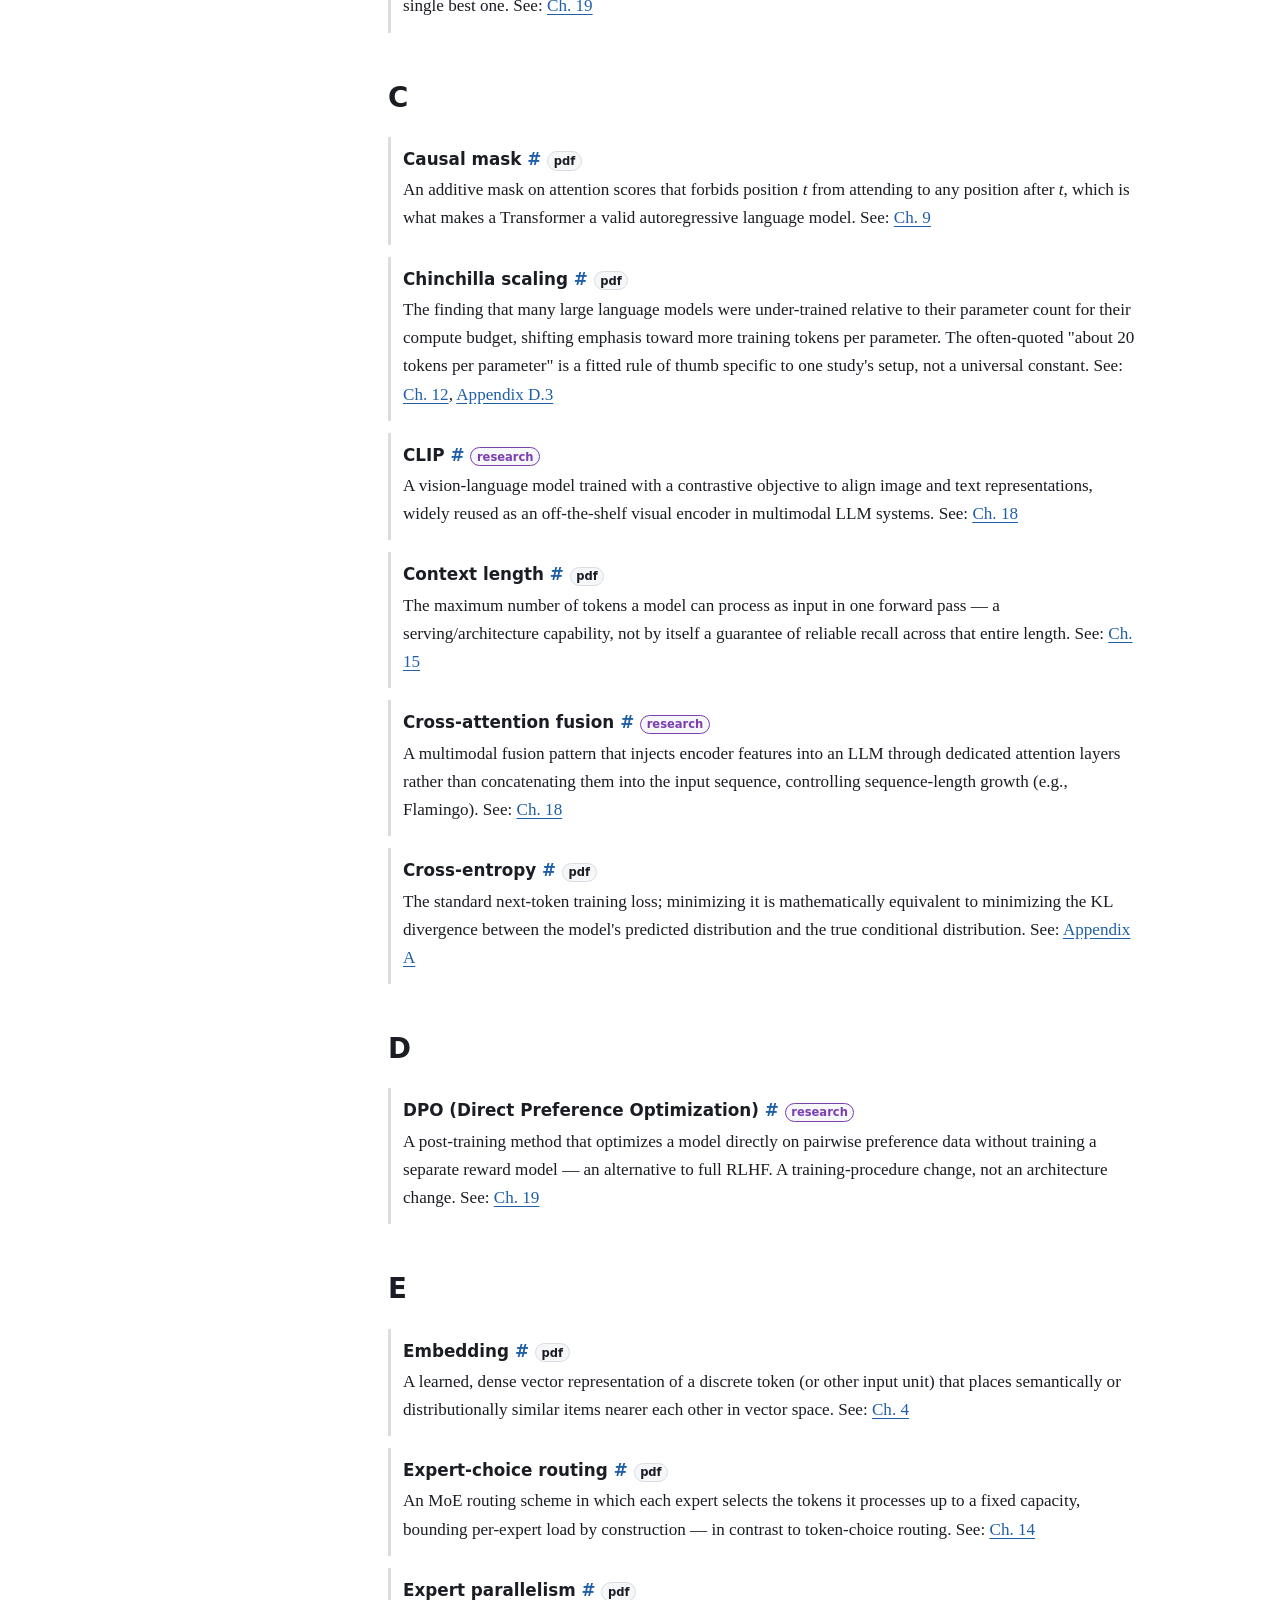
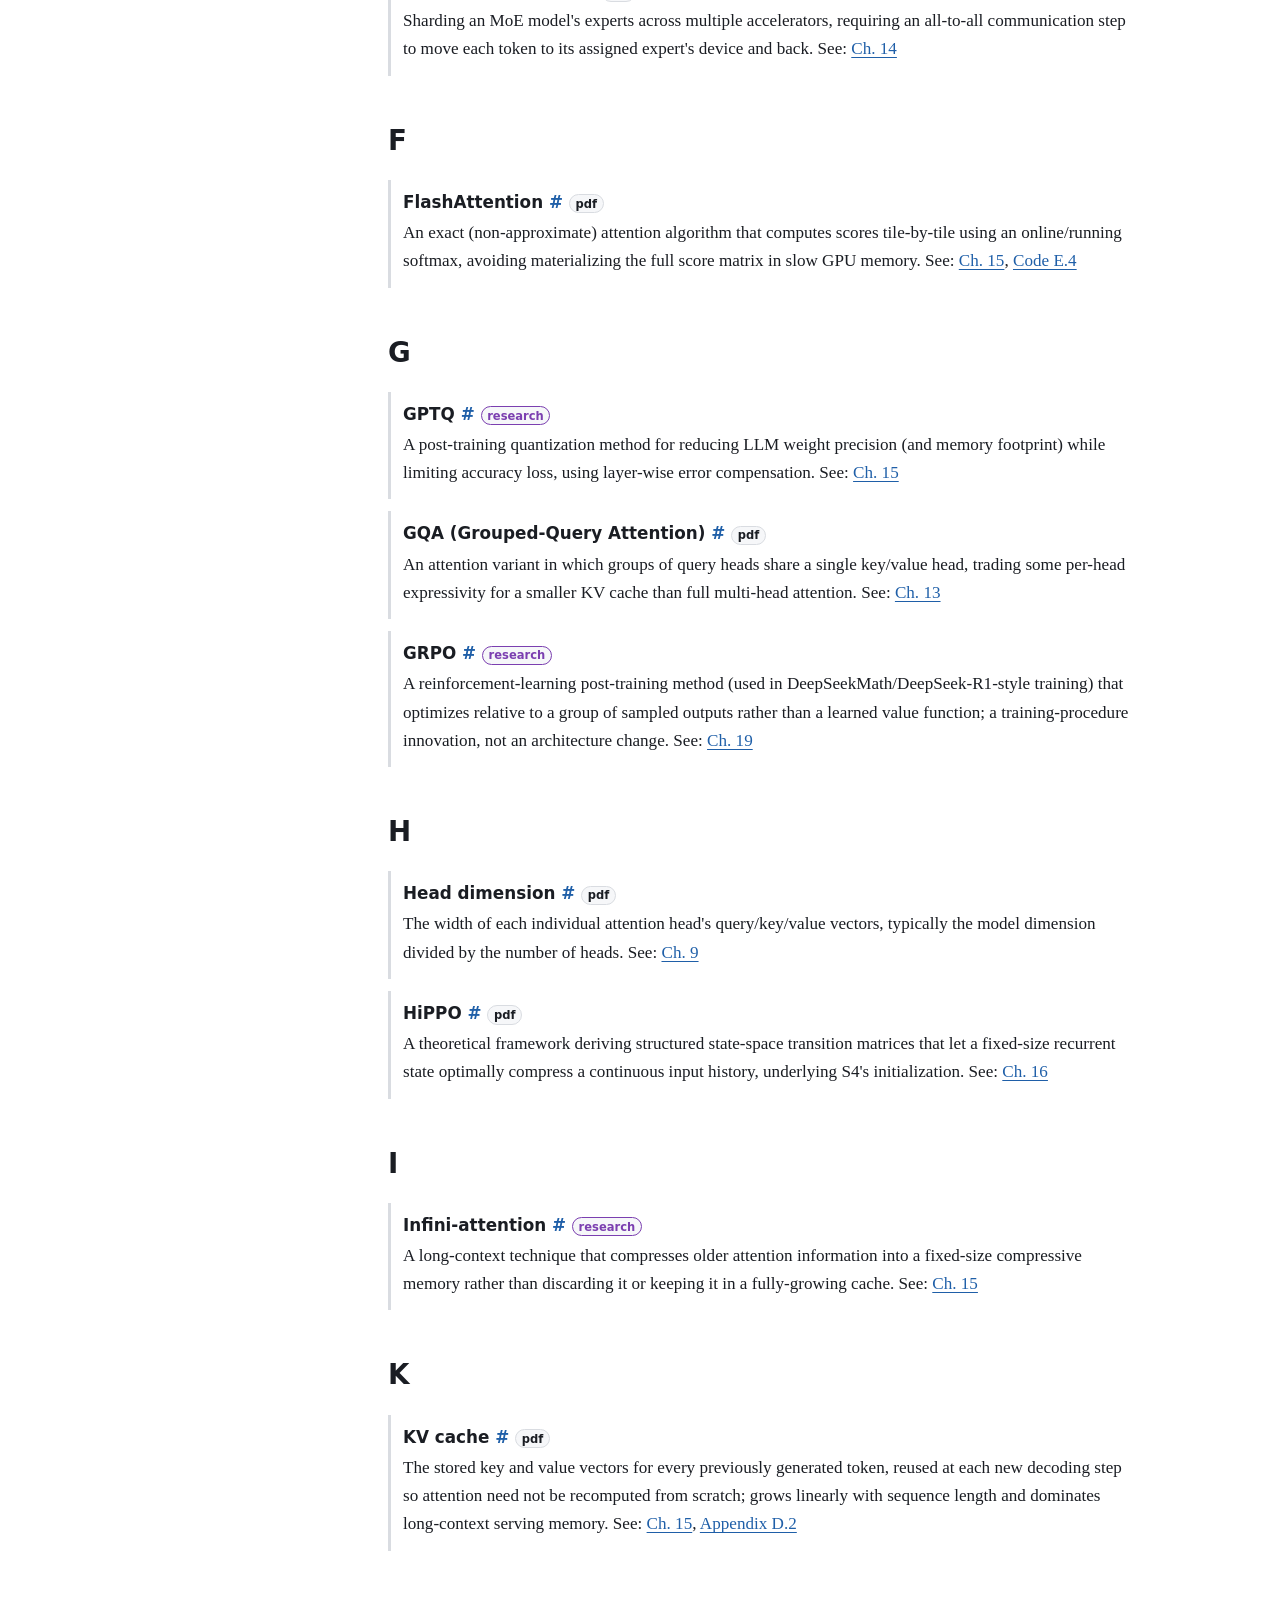
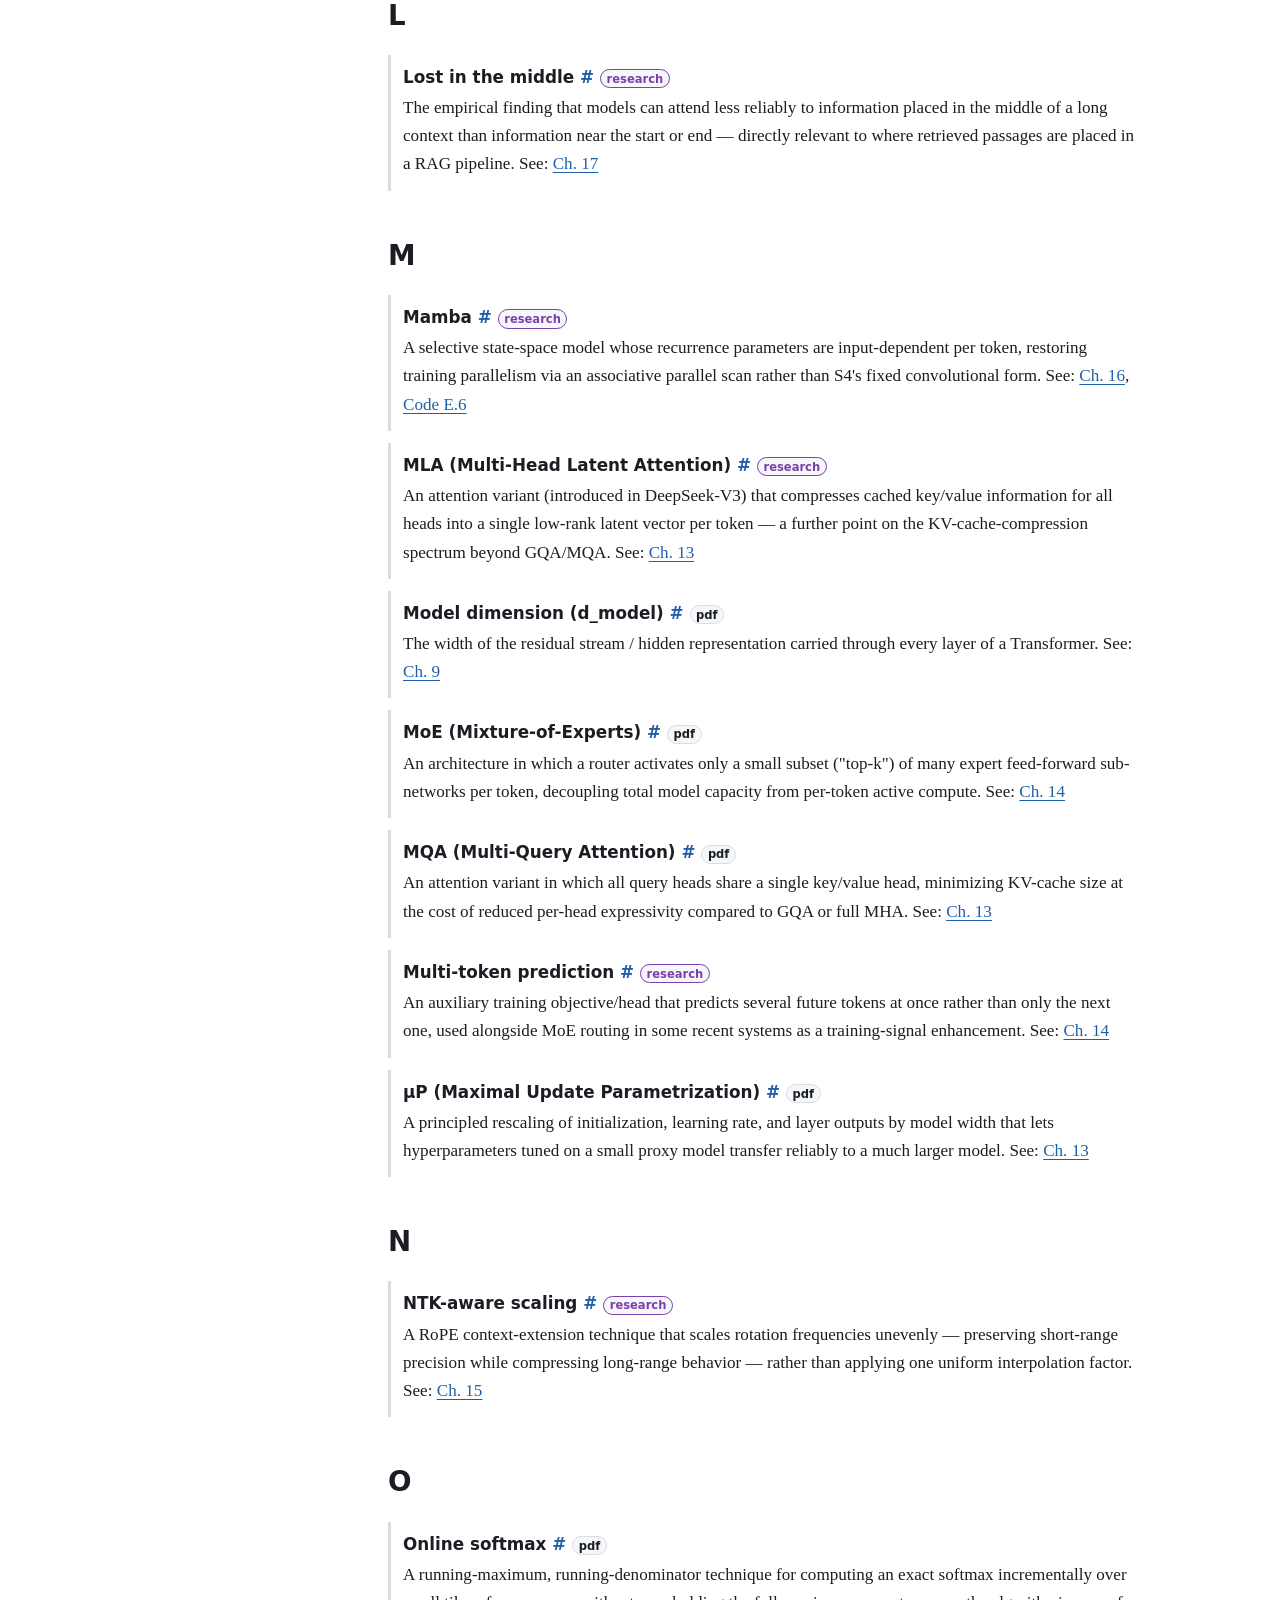
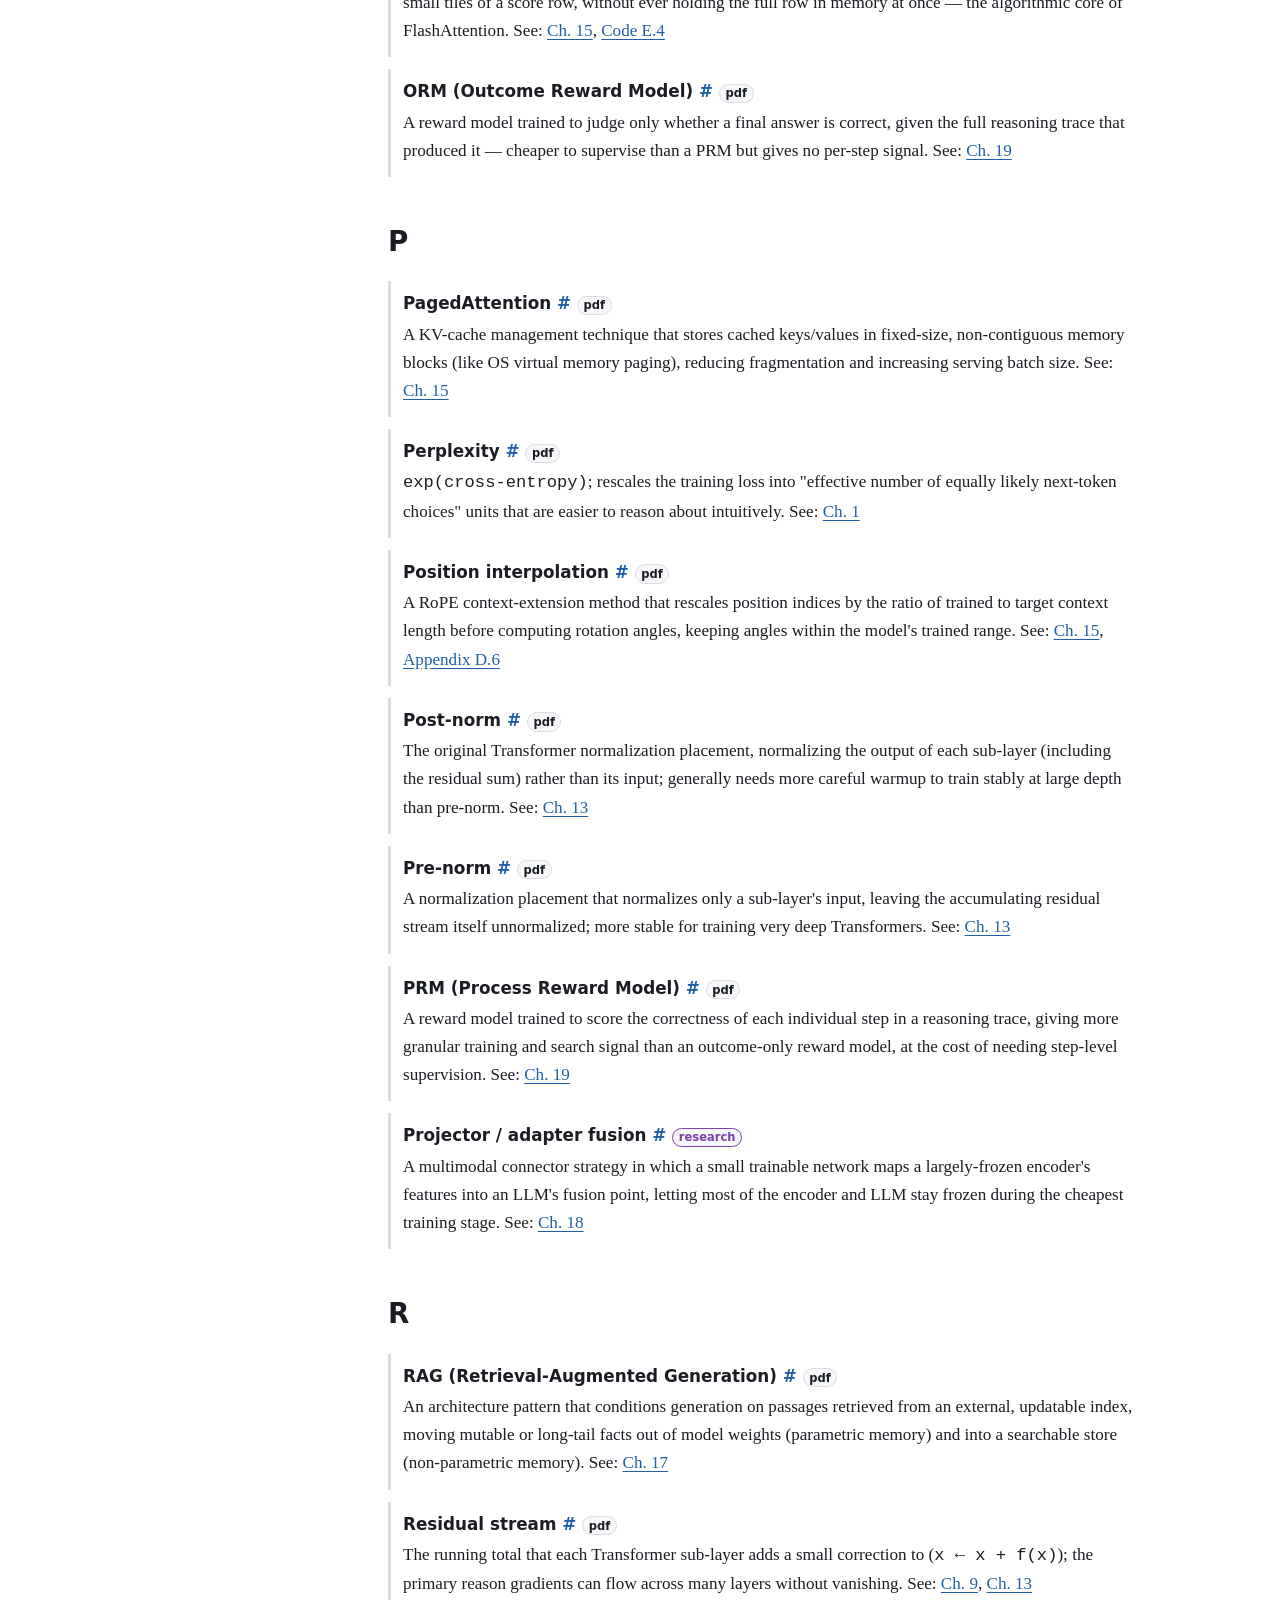
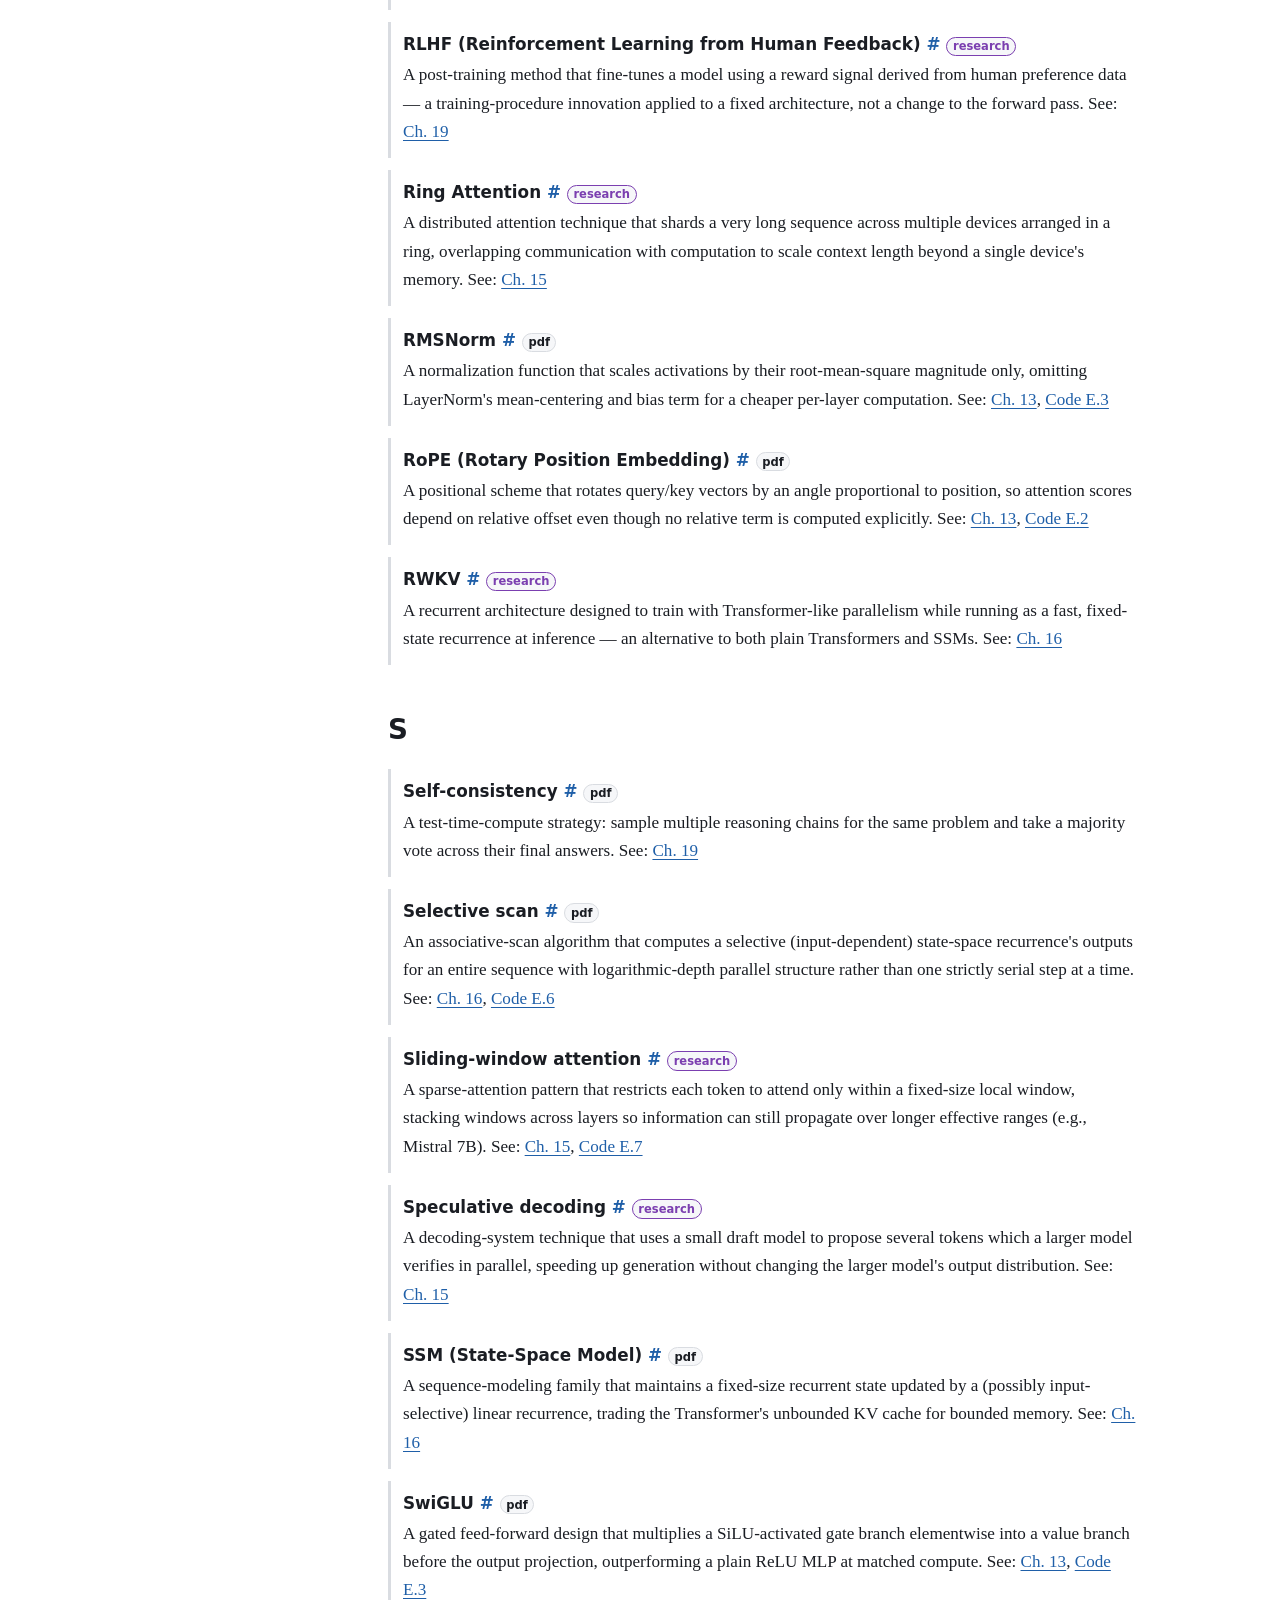
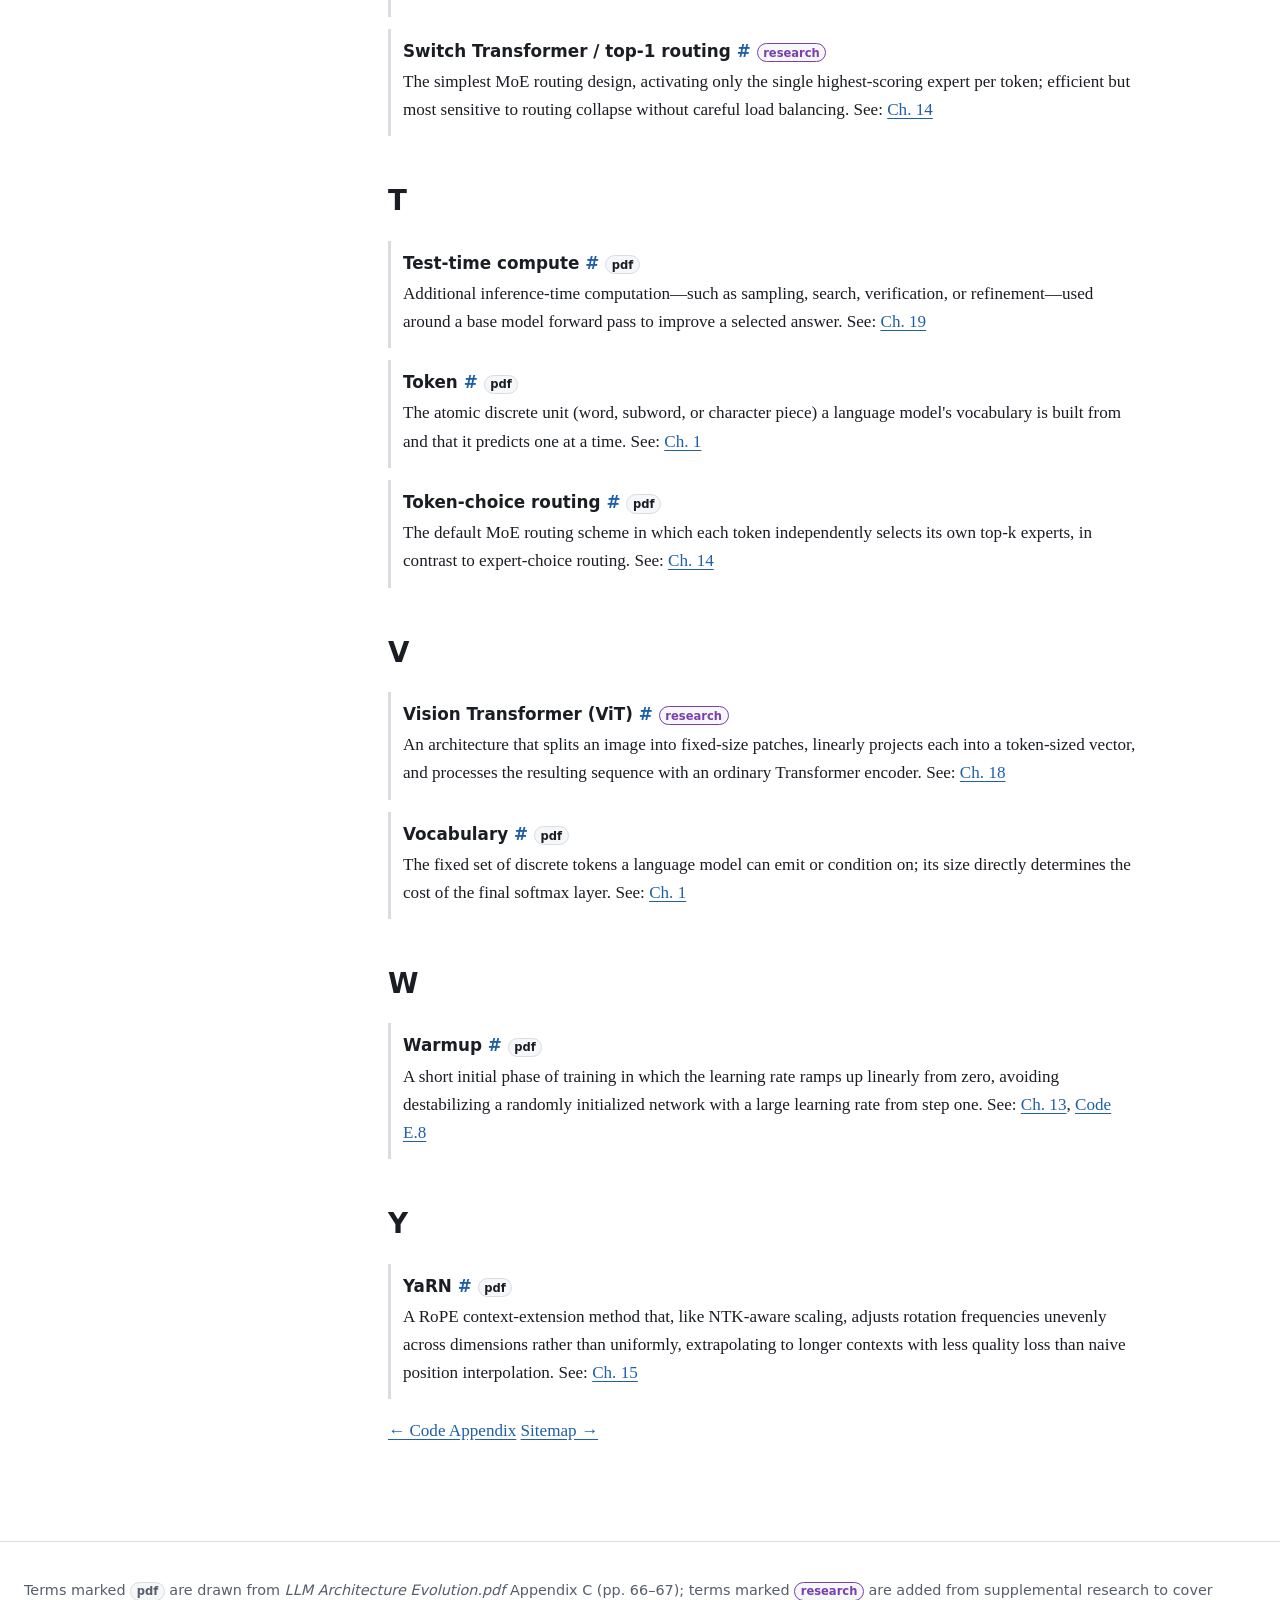
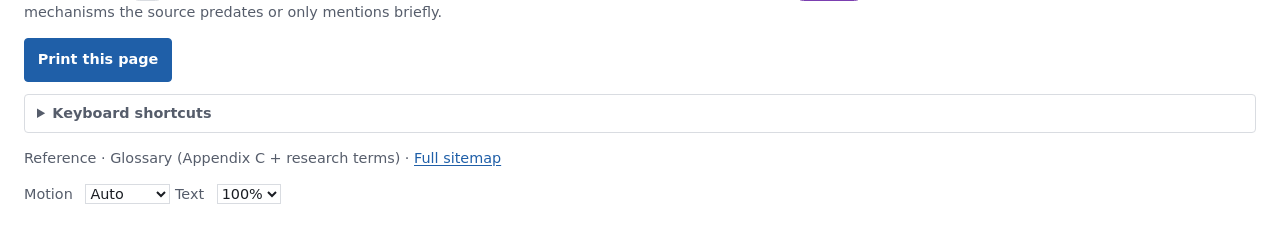
<file: glossary.html>
<!DOCTYPE html>
<html lang="en">
<head>
<meta charset="UTF-8">
<meta name="viewport" content="width=device-width, initial-scale=1.0">
<title>Glossary · LLM Architecture Evolution</title>
<meta name="description" content="Alphabetized, deep-linkable glossary of terms from the LLM Architecture Evolution monograph plus research-added terms.">
<link rel="stylesheet" href="assets/styles.css">
<link rel="stylesheet" href="assets/print.css" media="print">
</head>
<body>
<a class="skip-link" href="#main">Skip to content</a>

<header class="site-header">
  <div class="site-header-inner">
    <a class="site-title" href="index.html">LLM Architecture Evolution</a>
    <button class="nav-toggle js-only" type="button" data-action="toggle-nav" aria-expanded="false" aria-controls="primary-nav">
      <span class="sr-only">Toggle navigation</span>
      <span aria-hidden="true">☰</span>
    </button>
    <nav class="primary-nav" id="primary-nav" aria-label="Primary">
      <ul>
        <li><a href="index.html">Home</a></li>
        <li><a href="part-1-foundations.html">Part 1</a></li>
        <li><a href="part-2-sequence-models.html">Part 2</a></li>
        <li><a href="part-3-scaling.html">Part 3</a></li>
        <li><a href="part-4-efficiency.html">Part 4</a></li>
        <li><a href="part-5-frontiers.html">Part 5</a></li>
        <li><a href="part-6-synthesis.html">Part 6</a></li>
        <li><a href="glossary.html" aria-current="page">Glossary</a></li>
        <li><a href="appendices.html">Appendices</a></li>
        <li><a href="code-appendix.html">Code</a></li>
        <li><a href="practice.html">Practice</a></li>
        <li><a href="sitemap.html">Sitemap</a></li>
      </ul>
    </nav>
    <button class="search-trigger js-only" type="button" data-action="open-search">Search <kbd>Ctrl</kbd>+<kbd>K</kbd></button>
    <div class="progress-indicator" data-progress-indicator aria-live="polite">Reference</div>
  </div>
</header>

<div class="page-layout">
<nav class="toc-sidebar" aria-label="Jump to letter">
  <p class="toc-heading">Jump to letter</p>
  <nav class="glossary-alphabet" aria-label="Alphabet index">
    <a href="#letter-a">A</a><a href="#letter-b">B</a><a href="#letter-c">C</a><a href="#letter-d">D</a>
    <a href="#letter-e">E</a><a href="#letter-f">F</a><a href="#letter-g">G</a><a href="#letter-h">H</a>
    <a href="#letter-i">I</a><a href="#letter-k">K</a><a href="#letter-l">L</a><a href="#letter-m">M</a>
    <a href="#letter-n">N</a><a href="#letter-o">O</a><a href="#letter-p">P</a><a href="#letter-r">R</a>
    <a href="#letter-s">S</a><a href="#letter-t">T</a><a href="#letter-v">V</a><a href="#letter-w">W</a>
    <a href="#letter-y">Y</a>
  </nav>
</nav>

<main id="main">
  <nav class="breadcrumb" aria-label="Breadcrumb">Home / Glossary</nav>

  <h1>Glossary</h1>
  <p class="part-intro">
    Every term below is deep-linkable (each has its own <code>#term-…</code> anchor you can bookmark
    or share) and every entry is fully visible in this page's plain HTML — nothing here requires
    JavaScript to read. Terms tagged <span class="source-badge" data-source="pdf">pdf</span> come from
    the source monograph's own glossary (Appendix C, pp. 66–67); terms tagged
    <span class="source-badge" data-source="research">research</span> are added from supplemental
    research to cover mechanisms and systems the source predates or only mentions briefly. This page
    works identically with JavaScript disabled; when JavaScript is available, the filter box below
    narrows the list live.
  </p>

  <div class="glossary-controls">
    <label for="glossary-filter-input" class="js-only">Filter terms</label>
    <input type="search" id="glossary-filter-input" class="js-only" data-glossary-filter
      placeholder="Filter glossary terms… (e.g. attention, cache, routing)"
      aria-label="Filter glossary terms">
    <div class="glossary-source-filter js-only" role="group" aria-label="Filter by source">
      <button type="button" data-source-filter-value="all" aria-pressed="true">All</button>
      <button type="button" data-source-filter-value="pdf" aria-pressed="false">Book (pdf)</button>
      <button type="button" data-source-filter-value="research" aria-pressed="false">Beyond the book</button>
    </div>
    <p id="glossary-result-count" class="js-only" aria-live="polite"></p>
  </div>

  <p class="no-js-note">
    Without JavaScript: browse alphabetically using the letter index above, or use your browser's
    own find-in-page (Ctrl/Cmd+F) — every term and definition is plain, always-visible text.
  </p>

  <dl class="glossary-list" id="glossary-list">

    <section id="letter-a"><h2 class="glossary-letter">A</h2>

      <div class="glossary-entry" id="term-adamw" data-term="AdamW" data-source="pdf">
        <dt>AdamW <a class="anchor-link" href="#term-adamw" aria-label="Link to AdamW">#</a> <span class="source-badge" data-source="pdf">pdf</span></dt>
        <dd>An Adam optimizer variant that decouples weight decay from the gradient-based moment
          estimates, giving more reliable regularization than plain Adam at the scale of modern LLM
          training. <span class="glossary-refs">See: <a href="part-4-efficiency.html#ch-13">Ch. 13</a></span></dd>
      </div>

      <div class="glossary-entry" id="term-alibi" data-term="ALiBi" data-source="pdf">
        <dt>ALiBi <a class="anchor-link" href="#term-alibi" aria-label="Link to ALiBi">#</a> <span class="source-badge" data-source="pdf">pdf</span></dt>
        <dd>A positional scheme that adds a fixed, distance-proportional bias directly to attention
          scores instead of encoding position in the embeddings; must be trained in from the start,
          but extrapolates well to sequences longer than training. <span class="glossary-refs">See:
          <a href="part-4-efficiency.html#ch-13">Ch. 13</a></span></dd>
      </div>

      <div class="glossary-entry" id="term-attention" data-term="Attention" data-source="pdf">
        <dt>Attention <a class="anchor-link" href="#term-attention" aria-label="Link to Attention">#</a> <span class="source-badge" data-source="pdf">pdf</span></dt>
        <dd>A content-addressed operation that uses a query to weight value vectors by their match
          with keys, letting a model select relevant information rather than compressing every input
          into one fixed representation. <span class="glossary-refs">See:
          <a href="part-2-sequence-models.html#ch-08">Ch. 8</a>, <a href="part-2-sequence-models.html#ch-09">Ch. 9</a></span></dd>
      </div>

      <div class="glossary-entry" id="term-aux-loss-free" data-term="Auxiliary-loss-free load balancing" data-source="research">
        <dt>Auxiliary-loss-free load balancing <a class="anchor-link" href="#term-aux-loss-free" aria-label="Link to Auxiliary-loss-free load balancing">#</a> <span class="source-badge" data-source="research">research</span></dt>
        <dd>An MoE load-balancing approach that adjusts a per-expert routing bias directly from recent
          load, rather than adding an extra weighted loss term, removing a hyperparameter from the
          training objective. <span class="glossary-refs">See: <a href="part-4-efficiency.html#ch-14">Ch. 14</a></span></dd>
      </div>

      <div class="glossary-entry" id="term-awq" data-term="AWQ" data-source="research">
        <dt>AWQ (Activation-aware Weight Quantization) <a class="anchor-link" href="#term-awq" aria-label="Link to AWQ">#</a> <span class="source-badge" data-source="research">research</span></dt>
        <dd>A post-training quantization method that reduces model storage and memory bandwidth by
          identifying and protecting the weights most sensitive to quantization error. <span class="glossary-refs">See: <a href="part-4-efficiency.html#ch-15">Ch. 15</a></span></dd>
      </div>
    </section>

    <section id="letter-b"><h2 class="glossary-letter">B</h2>
      <div class="glossary-entry" id="term-best-of-n" data-term="Best-of-N" data-source="pdf">
        <dt>Best-of-<em>N</em> <a class="anchor-link" href="#term-best-of-n" aria-label="Link to Best-of-N">#</a> <span class="source-badge" data-source="pdf">pdf</span></dt>
        <dd>A test-time-compute strategy: sample <em>N</em> candidate outputs and use a reward or
          verifier model to select the single best one. <span class="glossary-refs">See:
          <a href="part-5-frontiers.html#ch-19">Ch. 19</a></span></dd>
      </div>
    </section>

    <section id="letter-c"><h2 class="glossary-letter">C</h2>
      <div class="glossary-entry" id="term-causal-mask" data-term="Causal mask" data-source="pdf">
        <dt>Causal mask <a class="anchor-link" href="#term-causal-mask" aria-label="Link to Causal mask">#</a> <span class="source-badge" data-source="pdf">pdf</span></dt>
        <dd>An additive mask on attention scores that forbids position <em>t</em> from attending to any
          position after <em>t</em>, which is what makes a Transformer a valid autoregressive language
          model. <span class="glossary-refs">See: <a href="part-2-sequence-models.html#ch-09">Ch. 9</a></span></dd>
      </div>
      <div class="glossary-entry" id="term-chinchilla-scaling" data-term="Chinchilla scaling" data-source="pdf">
        <dt>Chinchilla scaling <a class="anchor-link" href="#term-chinchilla-scaling" aria-label="Link to Chinchilla scaling">#</a> <span class="source-badge" data-source="pdf">pdf</span></dt>
        <dd>The finding that many large language models were under-trained relative to their parameter
          count for their compute budget, shifting emphasis toward more training tokens per parameter.
          The often-quoted "about 20 tokens per parameter" is a fitted rule of thumb specific to one
          study's setup, not a universal constant. <span class="glossary-refs">See:
          <a href="part-3-scaling.html#ch-12">Ch. 12</a>, <a href="appendices.html#appx-d-chinchilla">Appendix D.3</a></span></dd>
      </div>
      <div class="glossary-entry" id="term-clip" data-term="CLIP" data-source="research">
        <dt>CLIP <a class="anchor-link" href="#term-clip" aria-label="Link to CLIP">#</a> <span class="source-badge" data-source="research">research</span></dt>
        <dd>A vision-language model trained with a contrastive objective to align image and text
          representations, widely reused as an off-the-shelf visual encoder in multimodal LLM systems.
          <span class="glossary-refs">See: <a href="part-5-frontiers.html#ch-18">Ch. 18</a></span></dd>
      </div>
      <div class="glossary-entry" id="term-context-length" data-term="Context length" data-source="pdf">
        <dt>Context length <a class="anchor-link" href="#term-context-length" aria-label="Link to Context length">#</a> <span class="source-badge" data-source="pdf">pdf</span></dt>
        <dd>The maximum number of tokens a model can process as input in one forward pass — a
          serving/architecture capability, not by itself a guarantee of reliable recall across that
          entire length. <span class="glossary-refs">See: <a href="part-4-efficiency.html#ch-15">Ch. 15</a></span></dd>
      </div>
      <div class="glossary-entry" id="term-cross-attention-fusion" data-term="Cross-attention fusion" data-source="research">
        <dt>Cross-attention fusion <a class="anchor-link" href="#term-cross-attention-fusion" aria-label="Link to Cross-attention fusion">#</a> <span class="source-badge" data-source="research">research</span></dt>
        <dd>A multimodal fusion pattern that injects encoder features into an LLM through dedicated
          attention layers rather than concatenating them into the input sequence, controlling
          sequence-length growth (e.g., Flamingo). <span class="glossary-refs">See:
          <a href="part-5-frontiers.html#ch-18">Ch. 18</a></span></dd>
      </div>
      <div class="glossary-entry" id="term-cross-entropy" data-term="Cross-entropy" data-source="pdf">
        <dt>Cross-entropy <a class="anchor-link" href="#term-cross-entropy" aria-label="Link to Cross-entropy">#</a> <span class="source-badge" data-source="pdf">pdf</span></dt>
        <dd>The standard next-token training loss; minimizing it is mathematically equivalent to
          minimizing the KL divergence between the model's predicted distribution and the true
          conditional distribution. <span class="glossary-refs">See:
          <a href="appendices.html#appx-a-probability">Appendix A</a></span></dd>
      </div>
    </section>

    <section id="letter-d"><h2 class="glossary-letter">D</h2>
      <div class="glossary-entry" id="term-dpo" data-term="DPO" data-source="research">
        <dt>DPO (Direct Preference Optimization) <a class="anchor-link" href="#term-dpo" aria-label="Link to DPO">#</a> <span class="source-badge" data-source="research">research</span></dt>
        <dd>A post-training method that optimizes a model directly on pairwise preference data without
          training a separate reward model — an alternative to full RLHF. A training-procedure
          change, not an architecture change. <span class="glossary-refs">See:
          <a href="part-5-frontiers.html#ch-19">Ch. 19</a></span></dd>
      </div>
    </section>

    <section id="letter-e"><h2 class="glossary-letter">E</h2>
      <div class="glossary-entry" id="term-embedding" data-term="Embedding" data-source="pdf">
        <dt>Embedding <a class="anchor-link" href="#term-embedding" aria-label="Link to Embedding">#</a> <span class="source-badge" data-source="pdf">pdf</span></dt>
        <dd>A learned, dense vector representation of a discrete token (or other input unit) that
          places semantically or distributionally similar items nearer each other in vector space.
          <span class="glossary-refs">See: <a href="part-1-foundations.html#ch-04">Ch. 4</a></span></dd>
      </div>
      <div class="glossary-entry" id="term-expert-choice-routing" data-term="Expert-choice routing" data-source="pdf">
        <dt>Expert-choice routing <a class="anchor-link" href="#term-expert-choice-routing" aria-label="Link to Expert-choice routing">#</a> <span class="source-badge" data-source="pdf">pdf</span></dt>
        <dd>An MoE routing scheme in which each expert selects the tokens it processes up to a fixed
          capacity, bounding per-expert load by construction — in contrast to token-choice routing.
          <span class="glossary-refs">See: <a href="part-4-efficiency.html#ch-14">Ch. 14</a></span></dd>
      </div>
      <div class="glossary-entry" id="term-expert-parallelism" data-term="Expert parallelism" data-source="pdf">
        <dt>Expert parallelism <a class="anchor-link" href="#term-expert-parallelism" aria-label="Link to Expert parallelism">#</a> <span class="source-badge" data-source="pdf">pdf</span></dt>
        <dd>Sharding an MoE model's experts across multiple accelerators, requiring an all-to-all
          communication step to move each token to its assigned expert's device and back.
          <span class="glossary-refs">See: <a href="part-4-efficiency.html#ch-14">Ch. 14</a></span></dd>
      </div>
    </section>

    <section id="letter-f"><h2 class="glossary-letter">F</h2>
      <div class="glossary-entry" id="term-flashattention" data-term="FlashAttention" data-source="pdf">
        <dt>FlashAttention <a class="anchor-link" href="#term-flashattention" aria-label="Link to FlashAttention">#</a> <span class="source-badge" data-source="pdf">pdf</span></dt>
        <dd>An exact (non-approximate) attention algorithm that computes scores tile-by-tile using an
          online/running softmax, avoiding materializing the full score matrix in slow GPU memory.
          <span class="glossary-refs">See: <a href="part-4-efficiency.html#ch-15">Ch. 15</a>,
          <a href="code-appendix.html#code-e4">Code E.4</a></span></dd>
      </div>
    </section>

    <section id="letter-g"><h2 class="glossary-letter">G</h2>
      <div class="glossary-entry" id="term-gptq" data-term="GPTQ" data-source="research">
        <dt>GPTQ <a class="anchor-link" href="#term-gptq" aria-label="Link to GPTQ">#</a> <span class="source-badge" data-source="research">research</span></dt>
        <dd>A post-training quantization method for reducing LLM weight precision (and memory
          footprint) while limiting accuracy loss, using layer-wise error compensation.
          <span class="glossary-refs">See: <a href="part-4-efficiency.html#ch-15">Ch. 15</a></span></dd>
      </div>
      <div class="glossary-entry" id="term-gqa" data-term="GQA" data-source="pdf">
        <dt>GQA (Grouped-Query Attention) <a class="anchor-link" href="#term-gqa" aria-label="Link to GQA">#</a> <span class="source-badge" data-source="pdf">pdf</span></dt>
        <dd>An attention variant in which groups of query heads share a single key/value head, trading
          some per-head expressivity for a smaller KV cache than full multi-head attention.
          <span class="glossary-refs">See: <a href="part-4-efficiency.html#ch-13">Ch. 13</a></span></dd>
      </div>
      <div class="glossary-entry" id="term-grpo" data-term="GRPO" data-source="research">
        <dt>GRPO <a class="anchor-link" href="#term-grpo" aria-label="Link to GRPO">#</a> <span class="source-badge" data-source="research">research</span></dt>
        <dd>A reinforcement-learning post-training method (used in DeepSeekMath/DeepSeek-R1-style
          training) that optimizes relative to a group of sampled outputs rather than a learned value
          function; a training-procedure innovation, not an architecture change.
          <span class="glossary-refs">See: <a href="part-5-frontiers.html#ch-19">Ch. 19</a></span></dd>
      </div>
    </section>

    <section id="letter-h"><h2 class="glossary-letter">H</h2>
      <div class="glossary-entry" id="term-head-dimension" data-term="Head dimension" data-source="pdf">
        <dt>Head dimension <a class="anchor-link" href="#term-head-dimension" aria-label="Link to Head dimension">#</a> <span class="source-badge" data-source="pdf">pdf</span></dt>
        <dd>The width of each individual attention head's query/key/value vectors, typically the model
          dimension divided by the number of heads. <span class="glossary-refs">See:
          <a href="part-2-sequence-models.html#ch-09">Ch. 9</a></span></dd>
      </div>
      <div class="glossary-entry" id="term-hippo" data-term="HiPPO" data-source="pdf">
        <dt>HiPPO <a class="anchor-link" href="#term-hippo" aria-label="Link to HiPPO">#</a> <span class="source-badge" data-source="pdf">pdf</span></dt>
        <dd>A theoretical framework deriving structured state-space transition matrices that let a
          fixed-size recurrent state optimally compress a continuous input history, underlying S4's
          initialization. <span class="glossary-refs">See: <a href="part-4-efficiency.html#ch-16">Ch. 16</a></span></dd>
      </div>
    </section>

    <section id="letter-i"><h2 class="glossary-letter">I</h2>
      <div class="glossary-entry" id="term-infini-attention" data-term="Infini-attention" data-source="research">
        <dt>Infini-attention <a class="anchor-link" href="#term-infini-attention" aria-label="Link to Infini-attention">#</a> <span class="source-badge" data-source="research">research</span></dt>
        <dd>A long-context technique that compresses older attention information into a fixed-size
          compressive memory rather than discarding it or keeping it in a fully-growing cache.
          <span class="glossary-refs">See: <a href="part-4-efficiency.html#ch-15">Ch. 15</a></span></dd>
      </div>
    </section>

    <section id="letter-k"><h2 class="glossary-letter">K</h2>
      <div class="glossary-entry" id="term-kv-cache" data-term="KV cache" data-source="pdf">
        <dt>KV cache <a class="anchor-link" href="#term-kv-cache" aria-label="Link to KV cache">#</a> <span class="source-badge" data-source="pdf">pdf</span></dt>
        <dd>The stored key and value vectors for every previously generated token, reused at each new
          decoding step so attention need not be recomputed from scratch; grows linearly with sequence
          length and dominates long-context serving memory. <span class="glossary-refs">See:
          <a href="part-4-efficiency.html#ch-15">Ch. 15</a>, <a href="appendices.html#appx-d-kv">Appendix D.2</a></span></dd>
      </div>
    </section>

    <section id="letter-l"><h2 class="glossary-letter">L</h2>
      <div class="glossary-entry" id="term-lost-in-the-middle" data-term="Lost in the middle" data-source="research">
        <dt>Lost in the middle <a class="anchor-link" href="#term-lost-in-the-middle" aria-label="Link to Lost in the middle">#</a> <span class="source-badge" data-source="research">research</span></dt>
        <dd>The empirical finding that models can attend less reliably to information placed in the
          middle of a long context than information near the start or end — directly relevant to where
          retrieved passages are placed in a RAG pipeline. <span class="glossary-refs">See:
          <a href="part-5-frontiers.html#ch-17">Ch. 17</a></span></dd>
      </div>
    </section>

    <section id="letter-m"><h2 class="glossary-letter">M</h2>
      <div class="glossary-entry" id="term-mamba" data-term="Mamba" data-source="research">
        <dt>Mamba <a class="anchor-link" href="#term-mamba" aria-label="Link to Mamba">#</a> <span class="source-badge" data-source="research">research</span></dt>
        <dd>A selective state-space model whose recurrence parameters are input-dependent per token,
          restoring training parallelism via an associative parallel scan rather than S4's fixed
          convolutional form. <span class="glossary-refs">See: <a href="part-4-efficiency.html#ch-16">Ch. 16</a>,
          <a href="code-appendix.html#code-e6">Code E.6</a></span></dd>
      </div>
      <div class="glossary-entry" id="term-mla" data-term="MLA" data-source="research">
        <dt>MLA (Multi-Head Latent Attention) <a class="anchor-link" href="#term-mla" aria-label="Link to MLA">#</a> <span class="source-badge" data-source="research">research</span></dt>
        <dd>An attention variant (introduced in DeepSeek-V3) that compresses cached key/value
          information for all heads into a single low-rank latent vector per token — a further point
          on the KV-cache-compression spectrum beyond GQA/MQA. <span class="glossary-refs">See:
          <a href="part-4-efficiency.html#ch-13">Ch. 13</a></span></dd>
      </div>
      <div class="glossary-entry" id="term-model-dimension" data-term="Model dimension" data-source="pdf">
        <dt>Model dimension (d_model) <a class="anchor-link" href="#term-model-dimension" aria-label="Link to Model dimension">#</a> <span class="source-badge" data-source="pdf">pdf</span></dt>
        <dd>The width of the residual stream / hidden representation carried through every layer of a
          Transformer. <span class="glossary-refs">See: <a href="part-2-sequence-models.html#ch-09">Ch. 9</a></span></dd>
      </div>
      <div class="glossary-entry" id="term-moe" data-term="MoE" data-source="pdf">
        <dt>MoE (Mixture-of-Experts) <a class="anchor-link" href="#term-moe" aria-label="Link to MoE">#</a> <span class="source-badge" data-source="pdf">pdf</span></dt>
        <dd>An architecture in which a router activates only a small subset ("top-k") of many expert
          feed-forward sub-networks per token, decoupling total model capacity from per-token active
          compute. <span class="glossary-refs">See: <a href="part-4-efficiency.html#ch-14">Ch. 14</a></span></dd>
      </div>
      <div class="glossary-entry" id="term-mqa" data-term="MQA" data-source="pdf">
        <dt>MQA (Multi-Query Attention) <a class="anchor-link" href="#term-mqa" aria-label="Link to MQA">#</a> <span class="source-badge" data-source="pdf">pdf</span></dt>
        <dd>An attention variant in which all query heads share a single key/value head, minimizing
          KV-cache size at the cost of reduced per-head expressivity compared to GQA or full MHA.
          <span class="glossary-refs">See: <a href="part-4-efficiency.html#ch-13">Ch. 13</a></span></dd>
      </div>
      <div class="glossary-entry" id="term-multi-token-prediction" data-term="Multi-token prediction" data-source="research">
        <dt>Multi-token prediction <a class="anchor-link" href="#term-multi-token-prediction" aria-label="Link to Multi-token prediction">#</a> <span class="source-badge" data-source="research">research</span></dt>
        <dd>An auxiliary training objective/head that predicts several future tokens at once rather
          than only the next one, used alongside MoE routing in some recent systems as a
          training-signal enhancement. <span class="glossary-refs">See:
          <a href="part-4-efficiency.html#ch-14">Ch. 14</a></span></dd>
      </div>
      <div class="glossary-entry" id="term-mup" data-term="μP" data-source="pdf">
        <dt>μP (Maximal Update Parametrization) <a class="anchor-link" href="#term-mup" aria-label="Link to mu-P">#</a> <span class="source-badge" data-source="pdf">pdf</span></dt>
        <dd>A principled rescaling of initialization, learning rate, and layer outputs by model width
          that lets hyperparameters tuned on a small proxy model transfer reliably to a much larger
          model. <span class="glossary-refs">See: <a href="part-4-efficiency.html#ch-13">Ch. 13</a></span></dd>
      </div>
    </section>

    <section id="letter-n"><h2 class="glossary-letter">N</h2>
      <div class="glossary-entry" id="term-ntk-aware-scaling" data-term="NTK-aware scaling" data-source="research">
        <dt>NTK-aware scaling <a class="anchor-link" href="#term-ntk-aware-scaling" aria-label="Link to NTK-aware scaling">#</a> <span class="source-badge" data-source="research">research</span></dt>
        <dd>A RoPE context-extension technique that scales rotation frequencies unevenly — preserving
          short-range precision while compressing long-range behavior — rather than applying one
          uniform interpolation factor. <span class="glossary-refs">See:
          <a href="part-4-efficiency.html#ch-15">Ch. 15</a></span></dd>
      </div>
    </section>

    <section id="letter-o"><h2 class="glossary-letter">O</h2>
      <div class="glossary-entry" id="term-online-softmax" data-term="Online softmax" data-source="pdf">
        <dt>Online softmax <a class="anchor-link" href="#term-online-softmax" aria-label="Link to Online softmax">#</a> <span class="source-badge" data-source="pdf">pdf</span></dt>
        <dd>A running-maximum, running-denominator technique for computing an exact softmax
          incrementally over small tiles of a score row, without ever holding the full row in memory
          at once — the algorithmic core of FlashAttention. <span class="glossary-refs">See:
          <a href="part-4-efficiency.html#ch-15">Ch. 15</a>, <a href="code-appendix.html#code-e4">Code E.4</a></span></dd>
      </div>
      <div class="glossary-entry" id="term-orm" data-term="ORM" data-source="pdf">
        <dt>ORM (Outcome Reward Model) <a class="anchor-link" href="#term-orm" aria-label="Link to ORM">#</a> <span class="source-badge" data-source="pdf">pdf</span></dt>
        <dd>A reward model trained to judge only whether a final answer is correct, given the full
          reasoning trace that produced it — cheaper to supervise than a PRM but gives no per-step
          signal. <span class="glossary-refs">See: <a href="part-5-frontiers.html#ch-19">Ch. 19</a></span></dd>
      </div>
    </section>

    <section id="letter-p"><h2 class="glossary-letter">P</h2>
      <div class="glossary-entry" id="term-pagedattention" data-term="PagedAttention" data-source="pdf">
        <dt>PagedAttention <a class="anchor-link" href="#term-pagedattention" aria-label="Link to PagedAttention">#</a> <span class="source-badge" data-source="pdf">pdf</span></dt>
        <dd>A KV-cache management technique that stores cached keys/values in fixed-size,
          non-contiguous memory blocks (like OS virtual memory paging), reducing fragmentation and
          increasing serving batch size. <span class="glossary-refs">See:
          <a href="part-4-efficiency.html#ch-15">Ch. 15</a></span></dd>
      </div>
      <div class="glossary-entry" id="term-perplexity" data-term="Perplexity" data-source="pdf">
        <dt>Perplexity <a class="anchor-link" href="#term-perplexity" aria-label="Link to Perplexity">#</a> <span class="source-badge" data-source="pdf">pdf</span></dt>
        <dd><code>exp(cross-entropy)</code>; rescales the training loss into "effective number of
          equally likely next-token choices" units that are easier to reason about intuitively.
          <span class="glossary-refs">See: <a href="part-1-foundations.html#ch-01">Ch. 1</a></span></dd>
      </div>
      <div class="glossary-entry" id="term-position-interpolation" data-term="Position interpolation" data-source="pdf">
        <dt>Position interpolation <a class="anchor-link" href="#term-position-interpolation" aria-label="Link to Position interpolation">#</a> <span class="source-badge" data-source="pdf">pdf</span></dt>
        <dd>A RoPE context-extension method that rescales position indices by the ratio of trained to
          target context length before computing rotation angles, keeping angles within the model's
          trained range. <span class="glossary-refs">See: <a href="part-4-efficiency.html#ch-15">Ch. 15</a>,
          <a href="appendices.html#appx-d-rope">Appendix D.6</a></span></dd>
      </div>
      <div class="glossary-entry" id="term-post-norm" data-term="Post-norm" data-source="pdf">
        <dt>Post-norm <a class="anchor-link" href="#term-post-norm" aria-label="Link to Post-norm">#</a> <span class="source-badge" data-source="pdf">pdf</span></dt>
        <dd>The original Transformer normalization placement, normalizing the output of each sub-layer
          (including the residual sum) rather than its input; generally needs more careful warmup to
          train stably at large depth than pre-norm. <span class="glossary-refs">See:
          <a href="part-4-efficiency.html#ch-13">Ch. 13</a></span></dd>
      </div>
      <div class="glossary-entry" id="term-pre-norm" data-term="Pre-norm" data-source="pdf">
        <dt>Pre-norm <a class="anchor-link" href="#term-pre-norm" aria-label="Link to Pre-norm">#</a> <span class="source-badge" data-source="pdf">pdf</span></dt>
        <dd>A normalization placement that normalizes only a sub-layer's input, leaving the
          accumulating residual stream itself unnormalized; more stable for training very deep
          Transformers. <span class="glossary-refs">See: <a href="part-4-efficiency.html#ch-13">Ch. 13</a></span></dd>
      </div>
      <div class="glossary-entry" id="term-prm" data-term="PRM" data-source="pdf">
        <dt>PRM (Process Reward Model) <a class="anchor-link" href="#term-prm" aria-label="Link to PRM">#</a> <span class="source-badge" data-source="pdf">pdf</span></dt>
        <dd>A reward model trained to score the correctness of each individual step in a reasoning
          trace, giving more granular training and search signal than an outcome-only reward model, at
          the cost of needing step-level supervision. <span class="glossary-refs">See:
          <a href="part-5-frontiers.html#ch-19">Ch. 19</a></span></dd>
      </div>
      <div class="glossary-entry" id="term-projector-adapter-fusion" data-term="Projector adapter fusion" data-source="research">
        <dt>Projector / adapter fusion <a class="anchor-link" href="#term-projector-adapter-fusion" aria-label="Link to Projector adapter fusion">#</a> <span class="source-badge" data-source="research">research</span></dt>
        <dd>A multimodal connector strategy in which a small trainable network maps a largely-frozen
          encoder's features into an LLM's fusion point, letting most of the encoder and LLM stay
          frozen during the cheapest training stage. <span class="glossary-refs">See:
          <a href="part-5-frontiers.html#ch-18">Ch. 18</a></span></dd>
      </div>
    </section>

    <section id="letter-r"><h2 class="glossary-letter">R</h2>
      <div class="glossary-entry" id="term-rag" data-term="RAG" data-source="pdf">
        <dt>RAG (Retrieval-Augmented Generation) <a class="anchor-link" href="#term-rag" aria-label="Link to RAG">#</a> <span class="source-badge" data-source="pdf">pdf</span></dt>
        <dd>An architecture pattern that conditions generation on passages retrieved from an external,
          updatable index, moving mutable or long-tail facts out of model weights (parametric memory)
          and into a searchable store (non-parametric memory). <span class="glossary-refs">See:
          <a href="part-5-frontiers.html#ch-17">Ch. 17</a></span></dd>
      </div>
      <div class="glossary-entry" id="term-residual-stream" data-term="Residual stream" data-source="pdf">
        <dt>Residual stream <a class="anchor-link" href="#term-residual-stream" aria-label="Link to Residual stream">#</a> <span class="source-badge" data-source="pdf">pdf</span></dt>
        <dd>The running total that each Transformer sub-layer adds a small correction to
          (<code>x ← x + f(x)</code>); the primary reason gradients can flow across many layers without
          vanishing. <span class="glossary-refs">See: <a href="part-2-sequence-models.html#ch-09">Ch. 9</a>,
          <a href="part-4-efficiency.html#ch-13-residual">Ch. 13</a></span></dd>
      </div>
      <div class="glossary-entry" id="term-rlhf" data-term="RLHF" data-source="research">
        <dt>RLHF (Reinforcement Learning from Human Feedback) <a class="anchor-link" href="#term-rlhf" aria-label="Link to RLHF">#</a> <span class="source-badge" data-source="research">research</span></dt>
        <dd>A post-training method that fine-tunes a model using a reward signal derived from human
          preference data — a training-procedure innovation applied to a fixed architecture, not a
          change to the forward pass. <span class="glossary-refs">See:
          <a href="part-5-frontiers.html#ch-19">Ch. 19</a></span></dd>
      </div>
      <div class="glossary-entry" id="term-ring-attention" data-term="Ring Attention" data-source="research">
        <dt>Ring Attention <a class="anchor-link" href="#term-ring-attention" aria-label="Link to Ring Attention">#</a> <span class="source-badge" data-source="research">research</span></dt>
        <dd>A distributed attention technique that shards a very long sequence across multiple devices
          arranged in a ring, overlapping communication with computation to scale context length
          beyond a single device's memory. <span class="glossary-refs">See:
          <a href="part-4-efficiency.html#ch-15">Ch. 15</a></span></dd>
      </div>
      <div class="glossary-entry" id="term-rmsnorm" data-term="RMSNorm" data-source="pdf">
        <dt>RMSNorm <a class="anchor-link" href="#term-rmsnorm" aria-label="Link to RMSNorm">#</a> <span class="source-badge" data-source="pdf">pdf</span></dt>
        <dd>A normalization function that scales activations by their root-mean-square magnitude only,
          omitting LayerNorm's mean-centering and bias term for a cheaper per-layer computation.
          <span class="glossary-refs">See: <a href="part-4-efficiency.html#ch-13">Ch. 13</a>,
          <a href="code-appendix.html#code-e3">Code E.3</a></span></dd>
      </div>
      <div class="glossary-entry" id="term-rope" data-term="RoPE" data-source="pdf">
        <dt>RoPE (Rotary Position Embedding) <a class="anchor-link" href="#term-rope" aria-label="Link to RoPE">#</a> <span class="source-badge" data-source="pdf">pdf</span></dt>
        <dd>A positional scheme that rotates query/key vectors by an angle proportional to position, so
          attention scores depend on relative offset even though no relative term is computed
          explicitly. <span class="glossary-refs">See: <a href="part-4-efficiency.html#ch-13">Ch. 13</a>,
          <a href="code-appendix.html#code-e2">Code E.2</a></span></dd>
      </div>
      <div class="glossary-entry" id="term-rwkv" data-term="RWKV" data-source="research">
        <dt>RWKV <a class="anchor-link" href="#term-rwkv" aria-label="Link to RWKV">#</a> <span class="source-badge" data-source="research">research</span></dt>
        <dd>A recurrent architecture designed to train with Transformer-like parallelism while running
          as a fast, fixed-state recurrence at inference — an alternative to both plain Transformers
          and SSMs. <span class="glossary-refs">See: <a href="part-4-efficiency.html#ch-16">Ch. 16</a></span></dd>
      </div>
    </section>

    <section id="letter-s"><h2 class="glossary-letter">S</h2>
      <div class="glossary-entry" id="term-self-consistency" data-term="Self-consistency" data-source="pdf">
        <dt>Self-consistency <a class="anchor-link" href="#term-self-consistency" aria-label="Link to Self-consistency">#</a> <span class="source-badge" data-source="pdf">pdf</span></dt>
        <dd>A test-time-compute strategy: sample multiple reasoning chains for the same problem and
          take a majority vote across their final answers. <span class="glossary-refs">See:
          <a href="part-5-frontiers.html#ch-19">Ch. 19</a></span></dd>
      </div>
      <div class="glossary-entry" id="term-selective-scan" data-term="Selective scan" data-source="pdf">
        <dt>Selective scan <a class="anchor-link" href="#term-selective-scan" aria-label="Link to Selective scan">#</a> <span class="source-badge" data-source="pdf">pdf</span></dt>
        <dd>An associative-scan algorithm that computes a selective (input-dependent) state-space
          recurrence's outputs for an entire sequence with logarithmic-depth parallel structure rather
          than one strictly serial step at a time. <span class="glossary-refs">See:
          <a href="part-4-efficiency.html#ch-16">Ch. 16</a>, <a href="code-appendix.html#code-e6">Code E.6</a></span></dd>
      </div>
      <div class="glossary-entry" id="term-sliding-window-attention" data-term="Sliding-window attention" data-source="research">
        <dt>Sliding-window attention <a class="anchor-link" href="#term-sliding-window-attention" aria-label="Link to Sliding-window attention">#</a> <span class="source-badge" data-source="research">research</span></dt>
        <dd>A sparse-attention pattern that restricts each token to attend only within a fixed-size
          local window, stacking windows across layers so information can still propagate over longer
          effective ranges (e.g., Mistral 7B). <span class="glossary-refs">See:
          <a href="part-4-efficiency.html#ch-15">Ch. 15</a>, <a href="code-appendix.html#code-e7">Code E.7</a></span></dd>
      </div>
      <div class="glossary-entry" id="term-speculative-decoding" data-term="Speculative decoding" data-source="research">
        <dt>Speculative decoding <a class="anchor-link" href="#term-speculative-decoding" aria-label="Link to Speculative decoding">#</a> <span class="source-badge" data-source="research">research</span></dt>
        <dd>A decoding-system technique that uses a small draft model to propose several tokens which a
          larger model verifies in parallel, speeding up generation without changing the larger
          model's output distribution. <span class="glossary-refs">See:
          <a href="part-4-efficiency.html#ch-15">Ch. 15</a></span></dd>
      </div>
      <div class="glossary-entry" id="term-ssm" data-term="SSM" data-source="pdf">
        <dt>SSM (State-Space Model) <a class="anchor-link" href="#term-ssm" aria-label="Link to SSM">#</a> <span class="source-badge" data-source="pdf">pdf</span></dt>
        <dd>A sequence-modeling family that maintains a fixed-size recurrent state updated by a
          (possibly input-selective) linear recurrence, trading the Transformer's unbounded KV cache
          for bounded memory. <span class="glossary-refs">See: <a href="part-4-efficiency.html#ch-16">Ch. 16</a></span></dd>
      </div>
      <div class="glossary-entry" id="term-swiglu" data-term="SwiGLU" data-source="pdf">
        <dt>SwiGLU <a class="anchor-link" href="#term-swiglu" aria-label="Link to SwiGLU">#</a> <span class="source-badge" data-source="pdf">pdf</span></dt>
        <dd>A gated feed-forward design that multiplies a SiLU-activated gate branch elementwise into a
          value branch before the output projection, outperforming a plain ReLU MLP at matched compute.
          <span class="glossary-refs">See: <a href="part-4-efficiency.html#ch-13">Ch. 13</a>,
          <a href="code-appendix.html#code-e3">Code E.3</a></span></dd>
      </div>
      <div class="glossary-entry" id="term-top-1-routing" data-term="Switch Transformer top-1 routing" data-source="research">
        <dt>Switch Transformer / top-1 routing <a class="anchor-link" href="#term-top-1-routing" aria-label="Link to Switch Transformer top-1 routing">#</a> <span class="source-badge" data-source="research">research</span></dt>
        <dd>The simplest MoE routing design, activating only the single highest-scoring expert per
          token; efficient but most sensitive to routing collapse without careful load balancing.
          <span class="glossary-refs">See: <a href="part-4-efficiency.html#ch-14">Ch. 14</a></span></dd>
      </div>
    </section>

    <section id="letter-t"><h2 class="glossary-letter">T</h2>
      <div class="glossary-entry" id="term-test-time-compute" data-term="Test-time compute" data-source="pdf">
        <dt>Test-time compute <a class="anchor-link" href="#term-test-time-compute" aria-label="Link to Test-time compute">#</a> <span class="source-badge" data-source="pdf">pdf</span></dt>
        <dd>Additional inference-time computation—such as sampling, search, verification, or
          refinement—used around a base model forward pass to improve a selected answer. <span class="glossary-refs">See:
          <a href="part-5-frontiers.html#ch-19">Ch. 19</a></span></dd>
      </div>
      <div class="glossary-entry" id="term-token" data-term="Token" data-source="pdf">
        <dt>Token <a class="anchor-link" href="#term-token" aria-label="Link to Token">#</a> <span class="source-badge" data-source="pdf">pdf</span></dt>
        <dd>The atomic discrete unit (word, subword, or character piece) a language model's vocabulary
          is built from and that it predicts one at a time. <span class="glossary-refs">See:
          <a href="part-1-foundations.html#ch-01">Ch. 1</a></span></dd>
      </div>
      <div class="glossary-entry" id="term-token-choice-routing" data-term="Token-choice routing" data-source="pdf">
        <dt>Token-choice routing <a class="anchor-link" href="#term-token-choice-routing" aria-label="Link to Token-choice routing">#</a> <span class="source-badge" data-source="pdf">pdf</span></dt>
        <dd>The default MoE routing scheme in which each token independently selects its own top-k
          experts, in contrast to expert-choice routing. <span class="glossary-refs">See:
          <a href="part-4-efficiency.html#ch-14">Ch. 14</a></span></dd>
      </div>
    </section>

    <section id="letter-v"><h2 class="glossary-letter">V</h2>
      <div class="glossary-entry" id="term-vit" data-term="Vision Transformer ViT" data-source="research">
        <dt>Vision Transformer (ViT) <a class="anchor-link" href="#term-vit" aria-label="Link to Vision Transformer">#</a> <span class="source-badge" data-source="research">research</span></dt>
        <dd>An architecture that splits an image into fixed-size patches, linearly projects each into a
          token-sized vector, and processes the resulting sequence with an ordinary Transformer
          encoder. <span class="glossary-refs">See: <a href="part-5-frontiers.html#ch-18">Ch. 18</a></span></dd>
      </div>
      <div class="glossary-entry" id="term-vocabulary" data-term="Vocabulary" data-source="pdf">
        <dt>Vocabulary <a class="anchor-link" href="#term-vocabulary" aria-label="Link to Vocabulary">#</a> <span class="source-badge" data-source="pdf">pdf</span></dt>
        <dd>The fixed set of discrete tokens a language model can emit or condition on; its size
          directly determines the cost of the final softmax layer. <span class="glossary-refs">See:
          <a href="part-1-foundations.html#ch-01">Ch. 1</a></span></dd>
      </div>
    </section>

    <section id="letter-w"><h2 class="glossary-letter">W</h2>
      <div class="glossary-entry" id="term-warmup" data-term="Warmup" data-source="pdf">
        <dt>Warmup <a class="anchor-link" href="#term-warmup" aria-label="Link to Warmup">#</a> <span class="source-badge" data-source="pdf">pdf</span></dt>
        <dd>A short initial phase of training in which the learning rate ramps up linearly from zero,
          avoiding destabilizing a randomly initialized network with a large learning rate from step
          one. <span class="glossary-refs">See: <a href="part-4-efficiency.html#ch-13">Ch. 13</a>,
          <a href="code-appendix.html#code-e8">Code E.8</a></span></dd>
      </div>
    </section>

    <section id="letter-y"><h2 class="glossary-letter">Y</h2>
      <div class="glossary-entry" id="term-yarn" data-term="YaRN" data-source="pdf">
        <dt>YaRN <a class="anchor-link" href="#term-yarn" aria-label="Link to YaRN">#</a> <span class="source-badge" data-source="pdf">pdf</span></dt>
        <dd>A RoPE context-extension method that, like NTK-aware scaling, adjusts rotation frequencies
          unevenly across dimensions rather than uniformly, extrapolating to longer contexts with less
          quality loss than naive position interpolation. <span class="glossary-refs">See:
          <a href="part-4-efficiency.html#ch-15">Ch. 15</a></span></dd>
      </div>
    </section>

  </dl>

  <p class="glossary-empty-state js-only" id="glossary-empty-state" hidden>No terms match your filter.</p>

  <nav class="part-pager" aria-label="Part navigation">
    <a href="code-appendix.html">← Code Appendix</a>
    <a href="sitemap.html">Sitemap →</a>
  </nav>
</main>
</div>

<footer class="site-footer">
  <p>Terms marked <span class="source-badge" data-source="pdf">pdf</span> are drawn from
    <cite>LLM Architecture Evolution.pdf</cite> Appendix C (pp. 66–67); terms marked
    <span class="source-badge" data-source="research">research</span> are added from supplemental
    research to cover mechanisms the source predates or only mentions briefly.</p>
  <button class="print-chapter js-only" type="button" data-action="print-page">Print this page</button>
  <details class="keyboard-help">
    <summary>Keyboard shortcuts</summary>
    <ul>
      <li><kbd>Ctrl</kbd>/<kbd>Cmd</kbd> + <kbd>K</kbd> — open search</li>
      <li><kbd>Tab</kbd> — move between interactive elements; every control has a visible focus ring</li>
    </ul>
  </details>
  <p class="last-updated">Reference · Glossary (Appendix C + research terms) · <a href="sitemap.html">Full sitemap</a></p>
</footer>

<script src="assets/data.js"></script>
<script src="assets/storage.js"></script>
<script src="assets/app.js"></script>
</body>
</html>
</file>
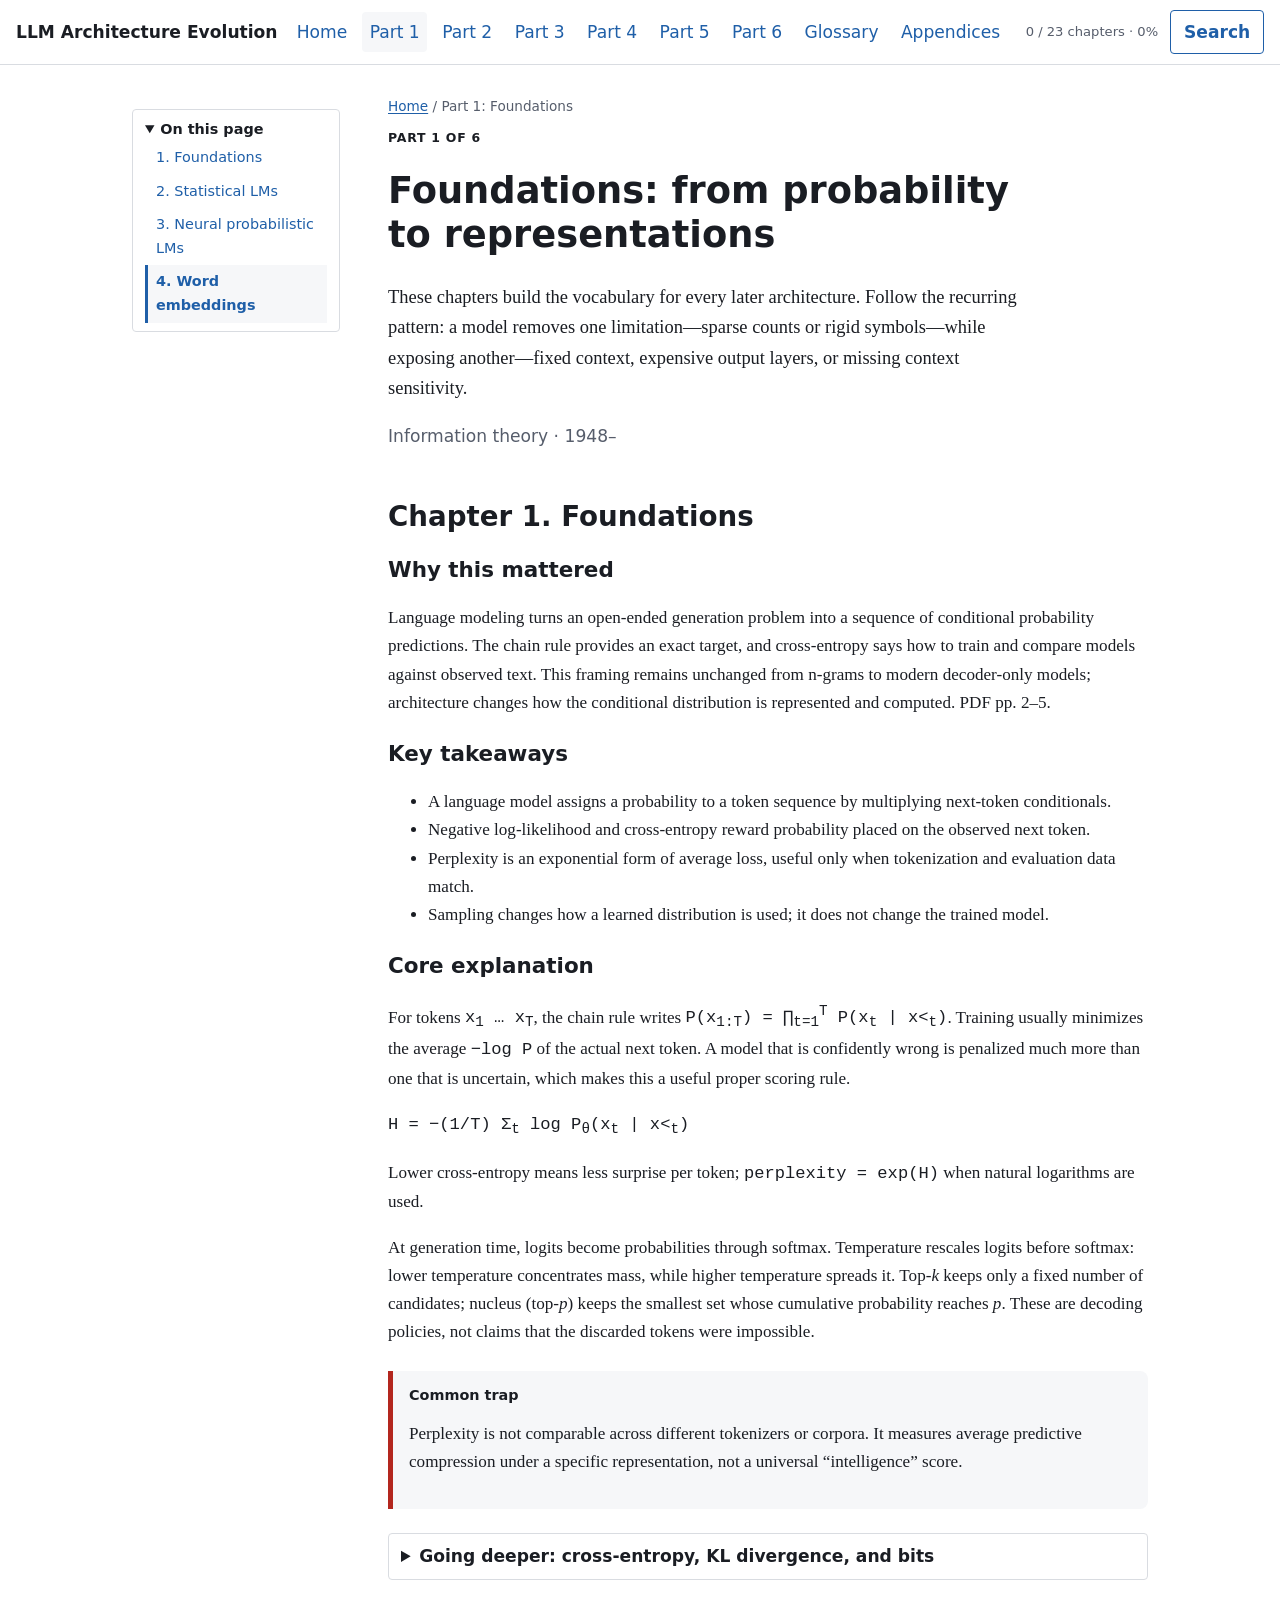
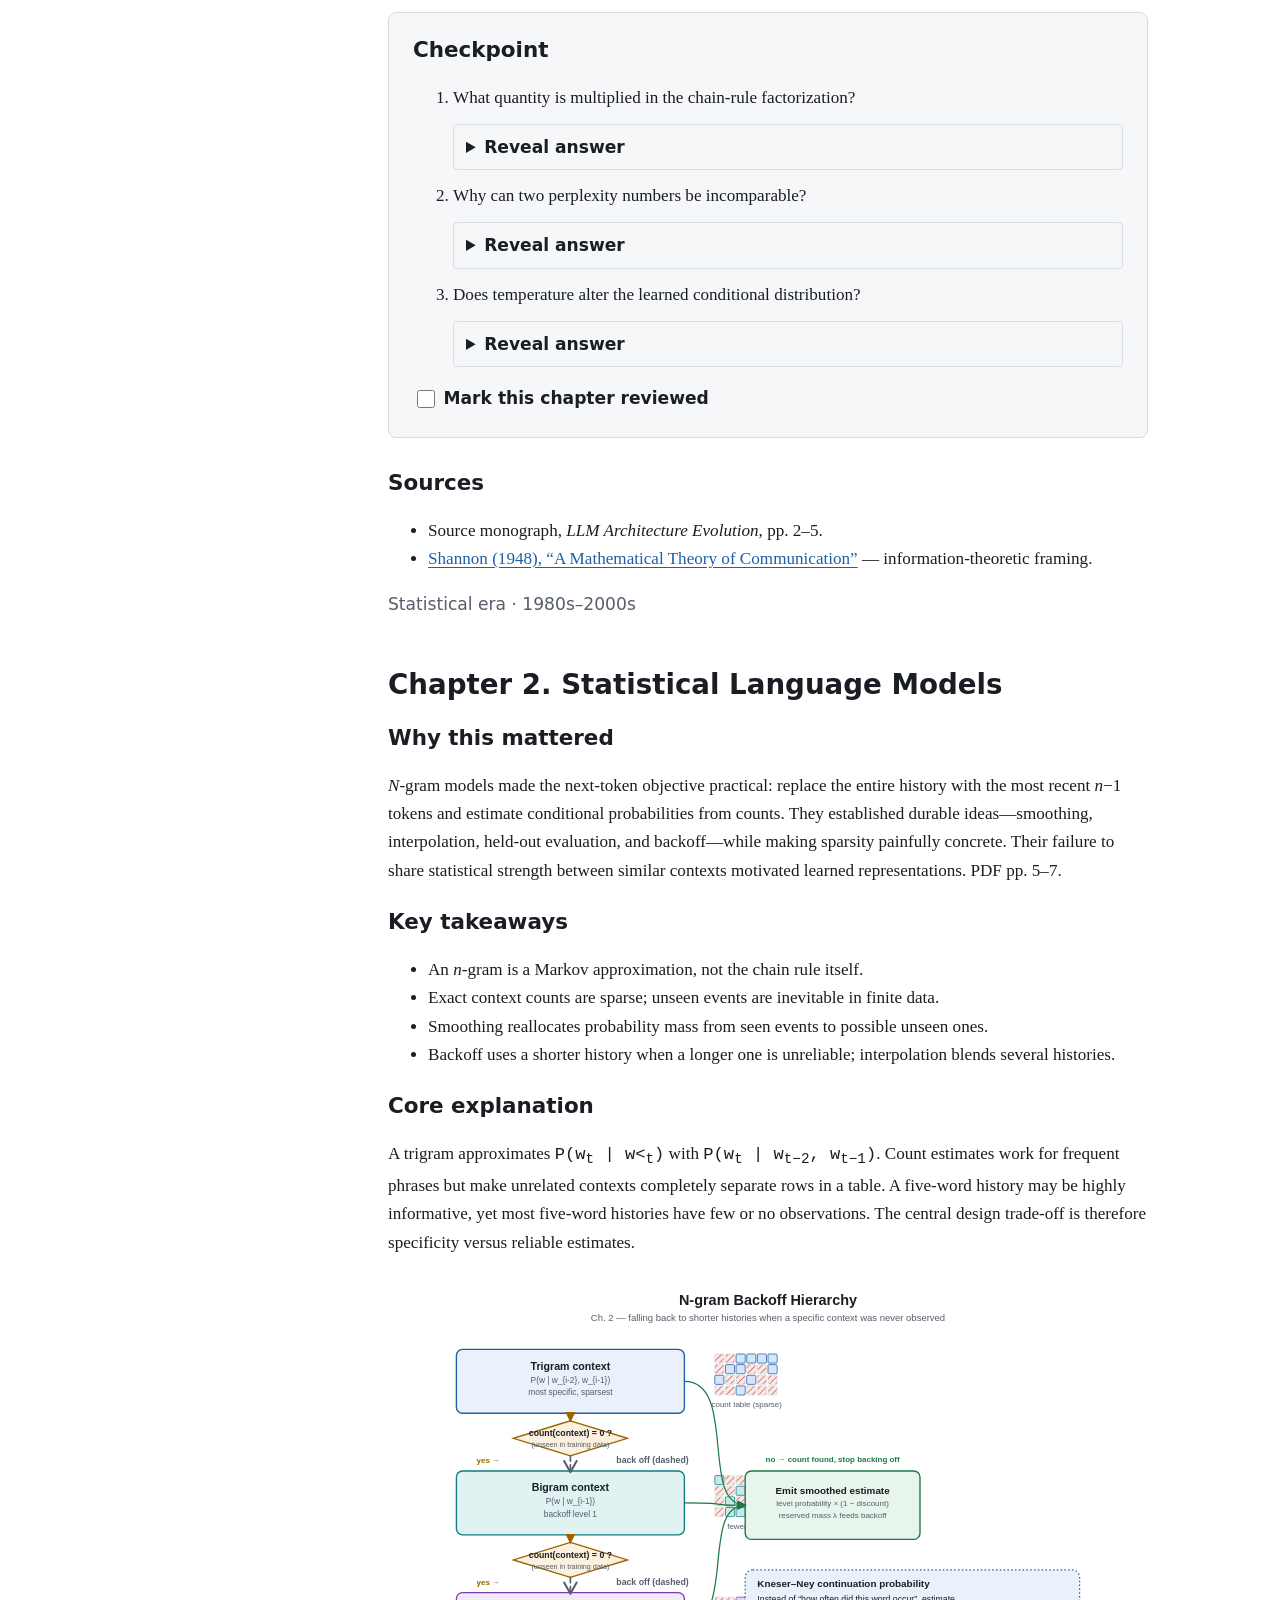
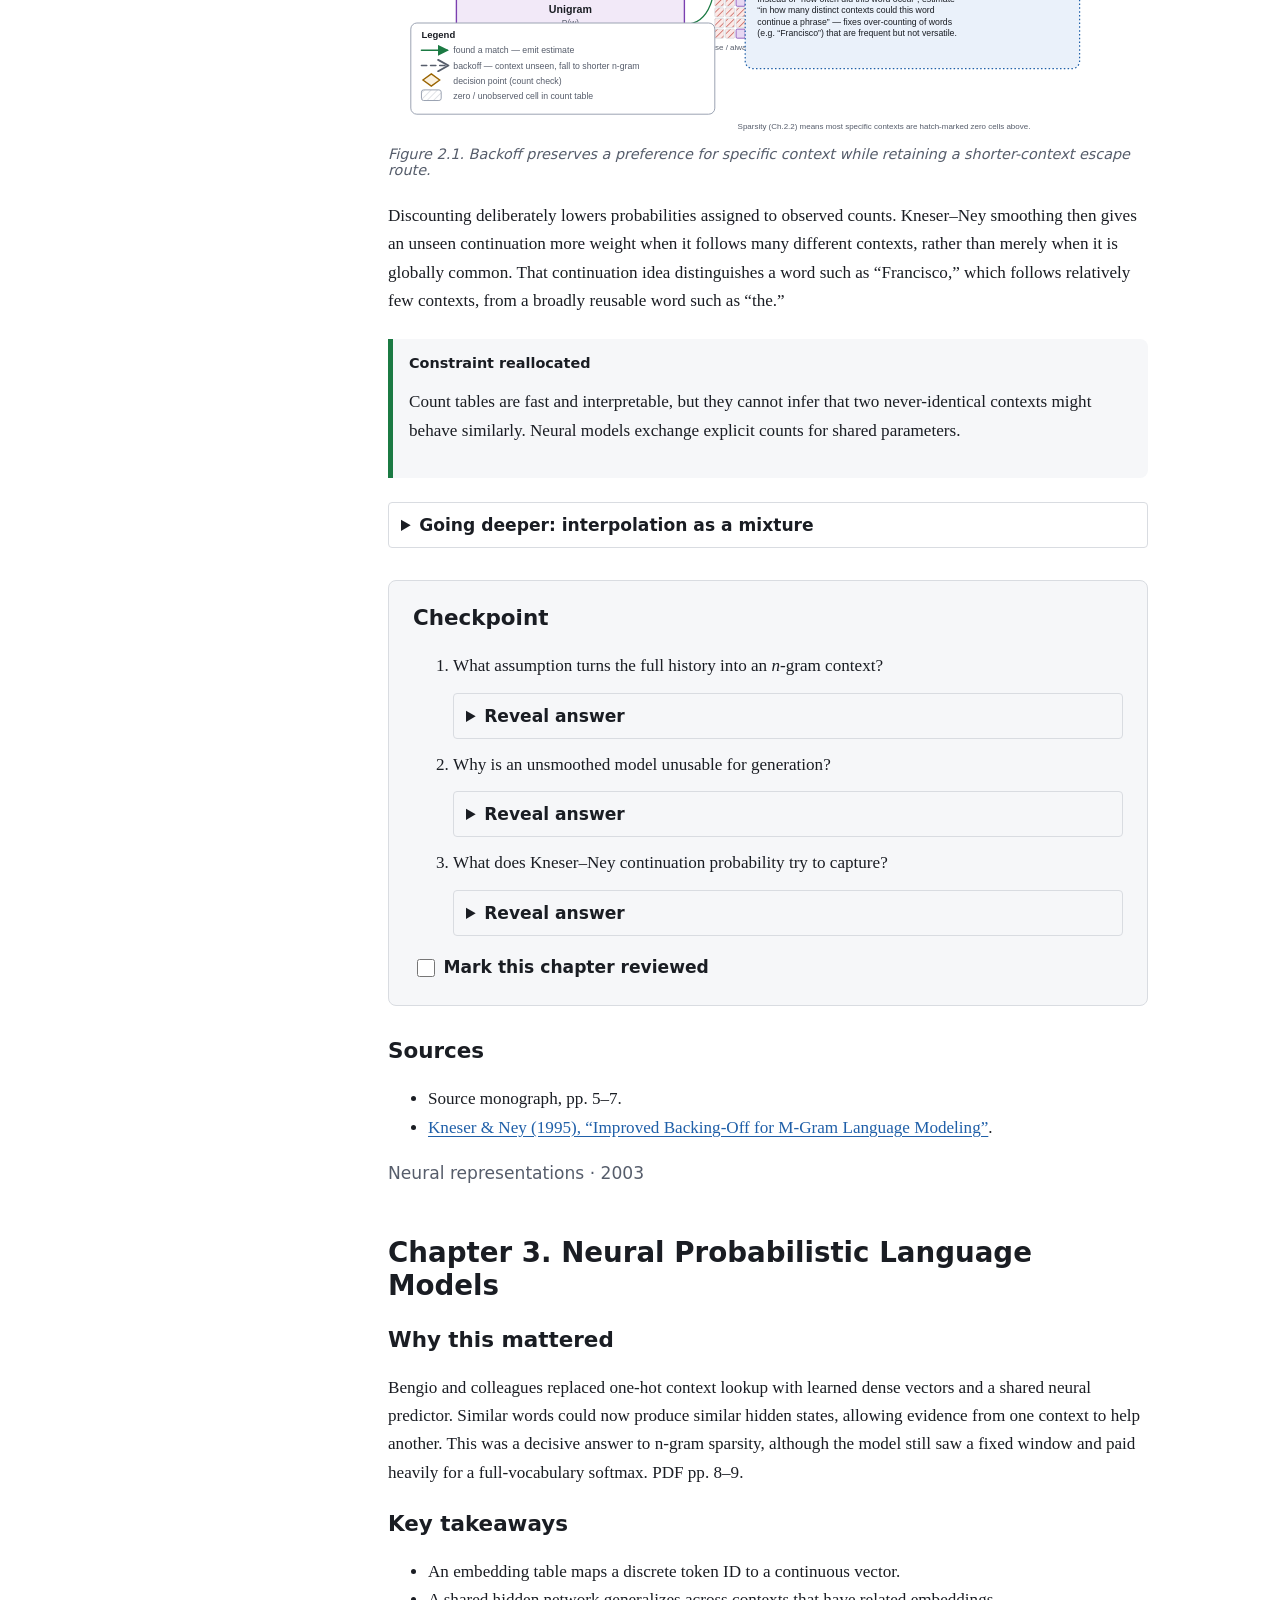
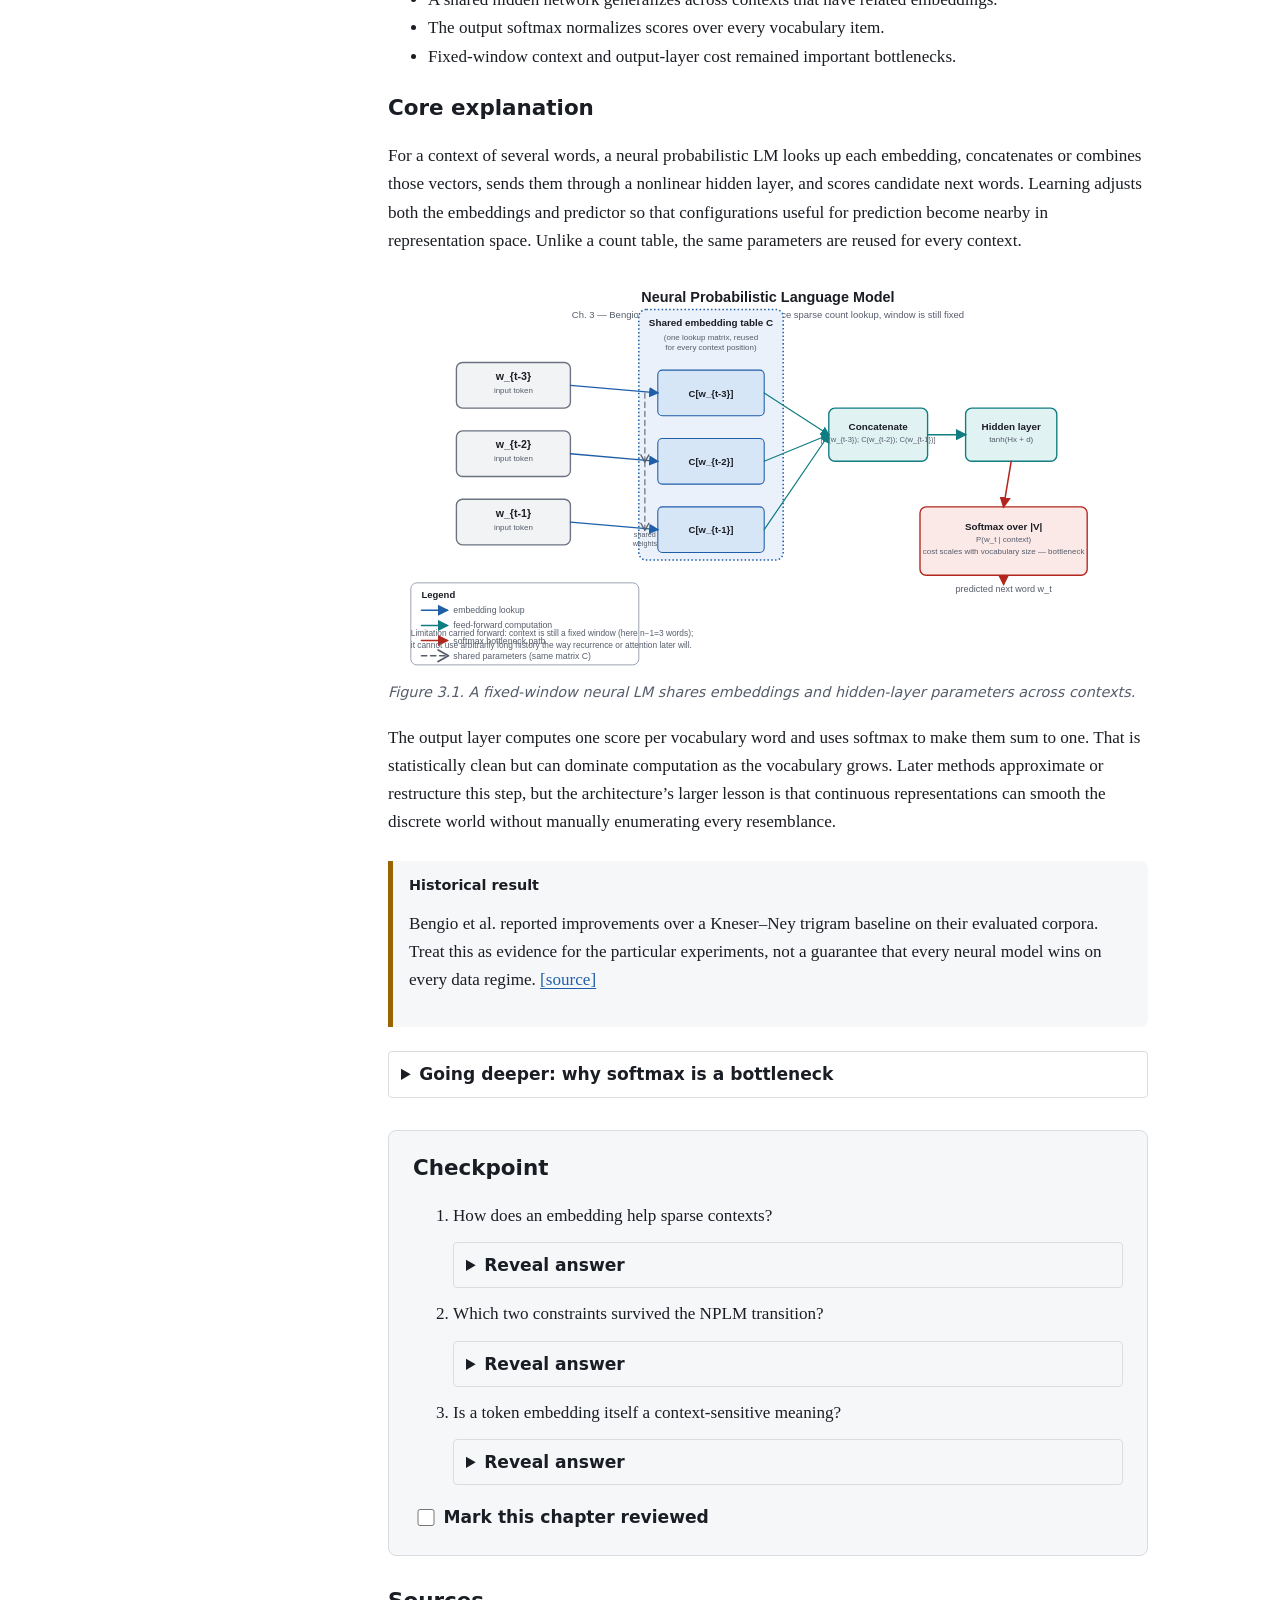
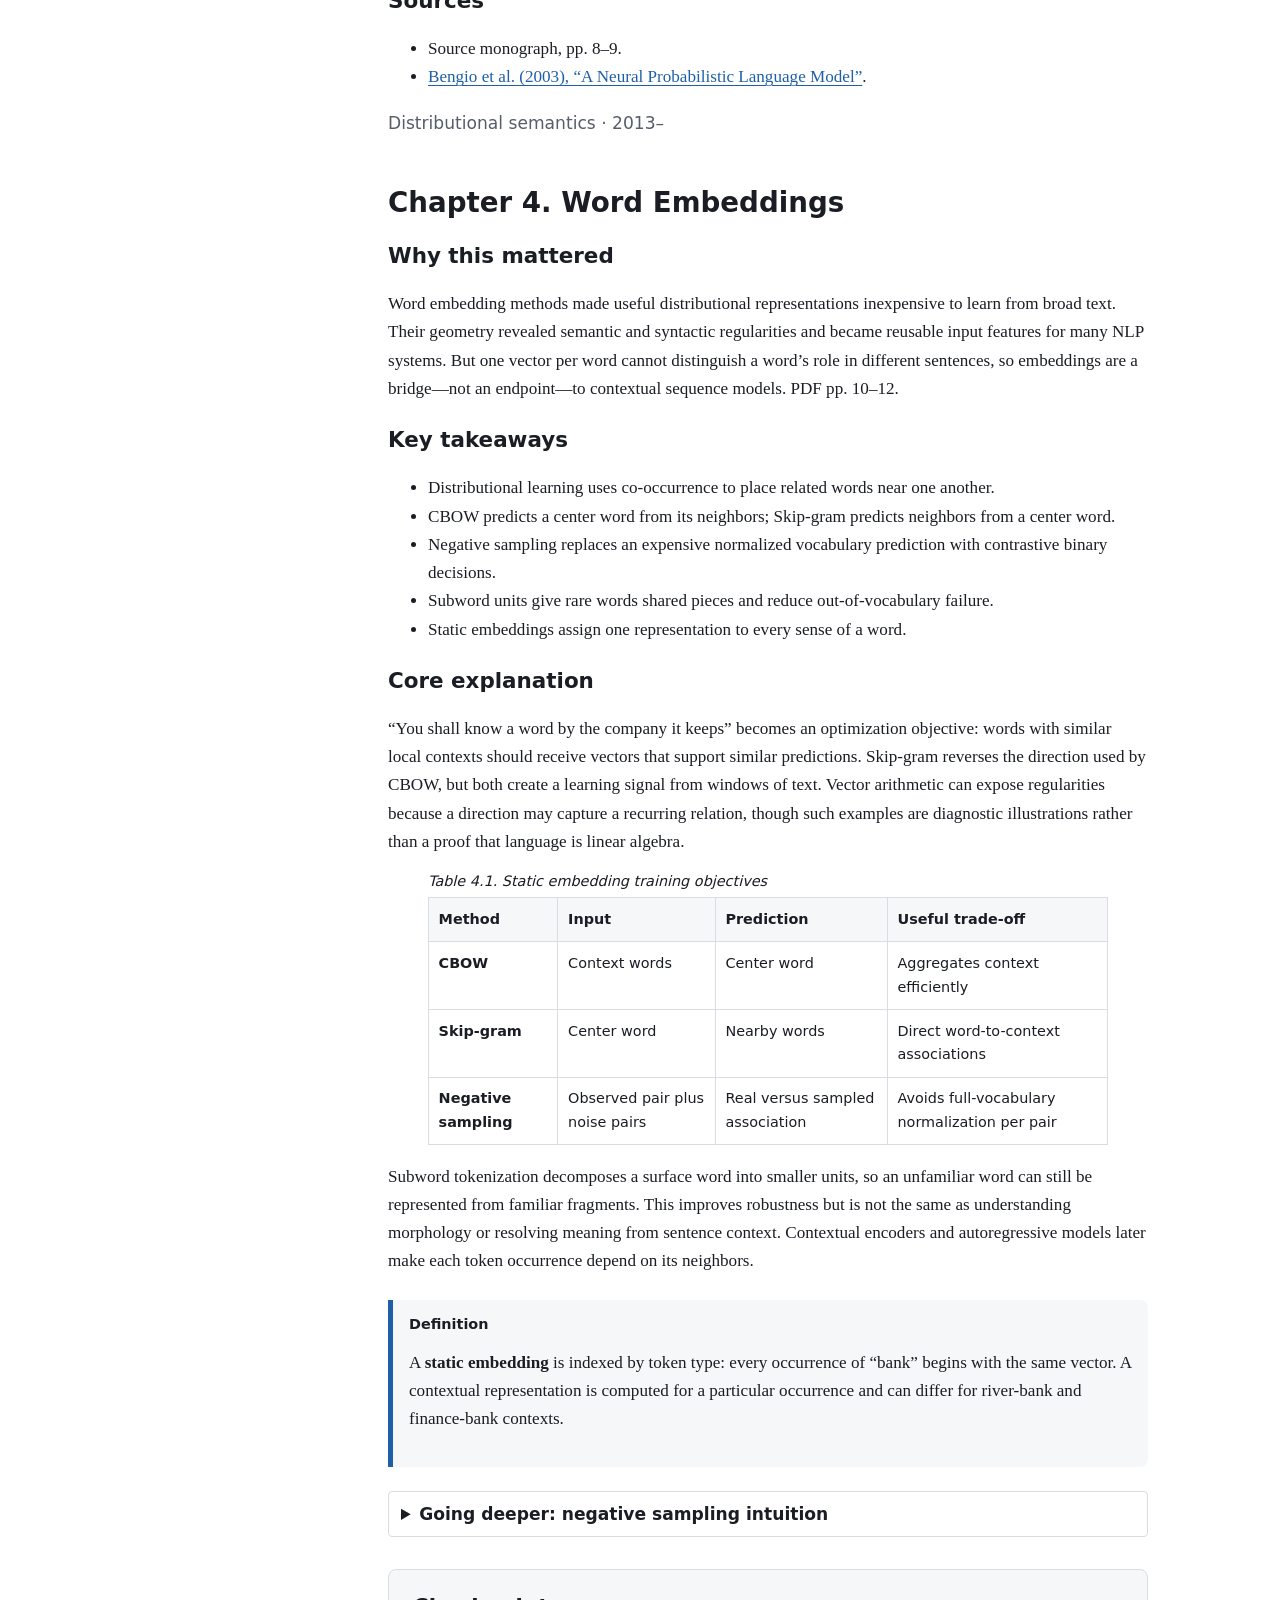
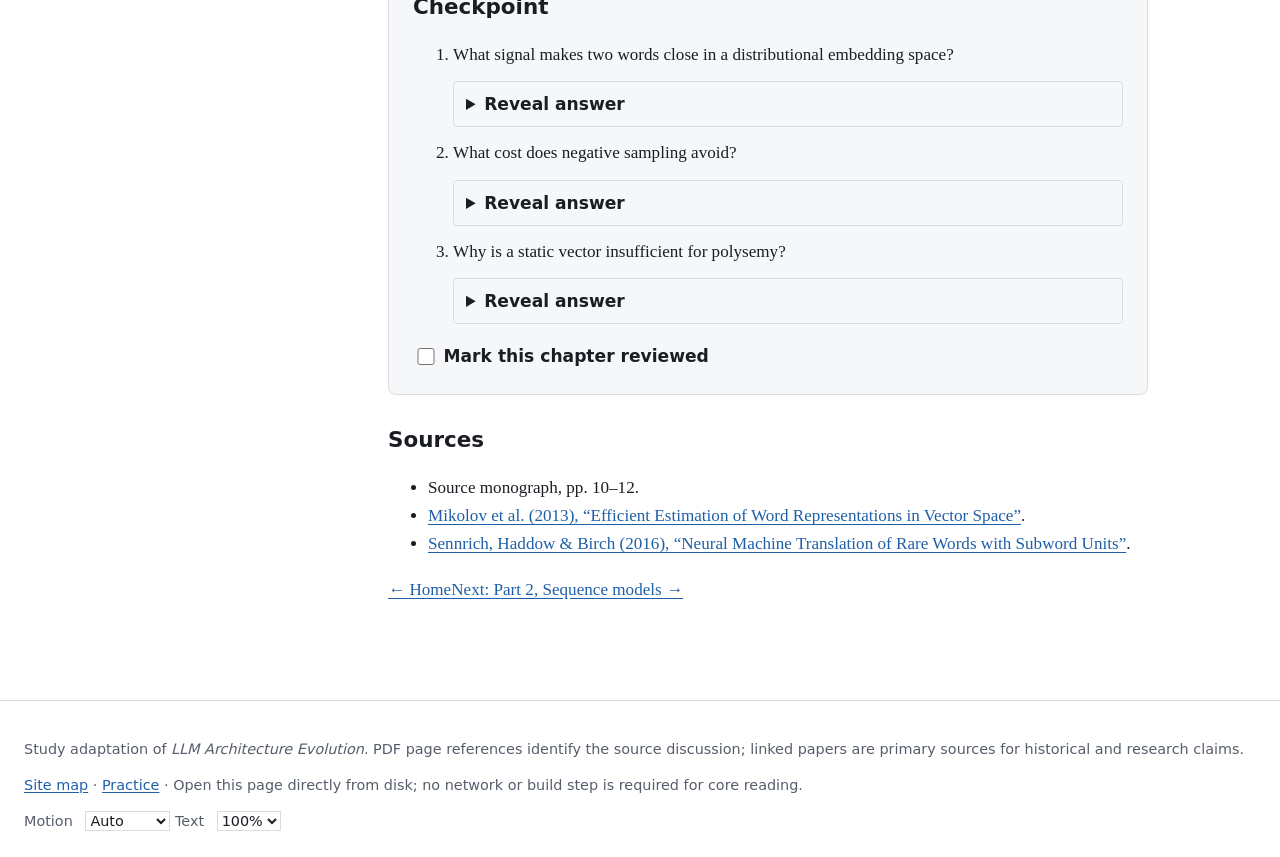
<file: part-1-foundations.html>
<!doctype html>
<html lang="en">
<head>
  <meta charset="utf-8">
  <meta name="viewport" content="width=device-width, initial-scale=1">
  <meta name="description" content="LLM Architecture Evolution study guide: foundations, statistical language models, neural language models, and word embeddings.">
  <title>Part 1: Foundations — LLM Architecture Evolution</title>
  <link rel="stylesheet" href="assets/styles.css">
  <link rel="stylesheet" href="assets/print.css" media="print">
  <script src="assets/data.js" defer></script><script src="assets/storage.js" defer></script><script src="assets/app.js" defer></script>
</head>
<body>
<a class="skip-link" href="#main">Skip to content</a>
<header class="site-header">
  <a class="site-title" href="index.html">LLM Architecture Evolution</a>
  <nav aria-label="Primary navigation"><a href="index.html">Home</a><a aria-current="page" href="part-1-foundations.html">Part 1</a><a href="part-2-sequence-models.html">Part 2</a><a href="part-3-scaling.html">Part 3</a><a href="part-4-efficiency.html">Part 4</a><a href="part-5-frontiers.html">Part 5</a><a href="part-6-synthesis.html">Part 6</a><a href="glossary.html">Glossary</a><a href="appendices.html">Appendices</a><a href="code-appendix.html">Code</a><a href="practice.html">Practice</a><a href="sitemap.html">Sitemap</a></nav>
  <p class="progress-indicator" aria-live="polite">Progress loads when JavaScript is available.</p>
</header>
<div class="page-layout">
  <nav class="toc-sidebar" aria-label="On this page">
    <details open><summary>On this page</summary><ol>
      <li><a href="#ch-01">1. Foundations</a></li><li><a href="#ch-02">2. Statistical LMs</a></li><li><a href="#ch-03">3. Neural probabilistic LMs</a></li><li><a href="#ch-04">4. Word embeddings</a></li>
    </ol></details>
  </nav>
  <main id="main">
    <nav class="breadcrumb" aria-label="Breadcrumb"><a href="index.html">Home</a> / <span aria-current="page">Part 1: Foundations</span></nav>
    <header class="part-intro"><p class="eyebrow">Part 1 of 6</p><h1>Foundations: from probability to representations</h1><p>These chapters build the vocabulary for every later architecture. Follow the recurring pattern: a model removes one limitation—sparse counts or rigid symbols—while exposing another—fixed context, expensive output layers, or missing context sensitivity.</p></header>

    <section id="ch-01" aria-labelledby="ch-01-title">
      <header><p><span class="era-badge">Information theory · 1948–</span></p><h2 id="ch-01-title">Chapter 1. Foundations</h2></header>
      <h3>Why this mattered</h3>
      <p>Language modeling turns an open-ended generation problem into a sequence of conditional probability predictions. The chain rule provides an exact target, and cross-entropy says how to train and compare models against observed text. This framing remains unchanged from n-grams to modern decoder-only models; architecture changes how the conditional distribution is represented and computed. <span class="source-note">PDF pp. 2–5.</span></p>
      <h3>Key takeaways</h3><ul><li>A language model assigns a probability to a token sequence by multiplying next-token conditionals.</li><li>Negative log-likelihood and cross-entropy reward probability placed on the observed next token.</li><li>Perplexity is an exponential form of average loss, useful only when tokenization and evaluation data match.</li><li>Sampling changes how a learned distribution is used; it does not change the trained model.</li></ul>
      <h3>Core explanation</h3>
      <p>For tokens <code>x<sub>1</sub> … x<sub>T</sub></code>, the chain rule writes <code>P(x<sub>1:T</sub>) = ∏<sub>t=1</sub><sup>T</sup> P(x<sub>t</sub> | x&lt;<sub>t</sub>)</code>. Training usually minimizes the average <code>−log P</code> of the actual next token. A model that is confidently wrong is penalized much more than one that is uncertain, which makes this a useful proper scoring rule.</p>
      <div class="equation-card" role="group" aria-label="Cross-entropy objective"><code>H = −(1/T) Σ<sub>t</sub> log P<sub>θ</sub>(x<sub>t</sub> | x&lt;<sub>t</sub>)</code><p>Lower cross-entropy means less surprise per token; <code>perplexity = exp(H)</code> when natural logarithms are used.</p></div>
      <p>At generation time, logits become probabilities through softmax. Temperature rescales logits before softmax: lower temperature concentrates mass, while higher temperature spreads it. Top-<em>k</em> keeps only a fixed number of candidates; nucleus (top-<em>p</em>) keeps the smallest set whose cumulative probability reaches <em>p</em>. These are decoding policies, not claims that the discarded tokens were impossible.</p>
      <aside class="callout" data-type="misconception"><p class="callout-label">Common trap</p><div class="callout-body"><p>Perplexity is not comparable across different tokenizers or corpora. It measures average predictive compression under a specific representation, not a universal “intelligence” score.</p></div></aside>
      <details><summary>Going deeper: cross-entropy, KL divergence, and bits</summary><p>If the data distribution is <code>p</code> and the model is <code>q</code>, cross-entropy is <code>H(p, q) = H(p) + KL(p || q)</code>. Since the entropy of the data does not depend on the model, minimizing cross-entropy minimizes the nonnegative KL divergence. Divide a natural-log loss by <code>ln 2</code> to report bits per token; for raw byte streams, bits per byte avoids tokenizer-dependent units.</p></details>
      <div class="checkpoint" data-chapter="ch-01"><h3>Checkpoint</h3><ol class="checkpoint-questions"><li>What quantity is multiplied in the chain-rule factorization?<details><summary>Reveal answer</summary>Each factor is the probability of the next token conditioned on all previous tokens.</details></li><li>Why can two perplexity numbers be incomparable?<details><summary>Reveal answer</summary>Different tokenizations or evaluation distributions change the unit and difficulty of prediction.</details></li><li>Does temperature alter the learned conditional distribution?<details><summary>Reveal answer</summary>No. It alters the sampling distribution used after the model produces logits.</details></li></ol><label class="mark-reviewed"><input type="checkbox" data-progress-key="ch-01"> Mark this chapter reviewed</label></div>
      <footer class="chapter-sources" id="sources-ch-01"><h3>Sources</h3><ul><li>Source monograph, <em>LLM Architecture Evolution</em>, pp. 2–5.</li><li><a href="https://people.math.harvard.edu/~ctm/home/text/others/shannon/entropy/entropy.pdf">Shannon (1948), “A Mathematical Theory of Communication”</a> — information-theoretic framing.</li></ul></footer>
    </section>

    <section id="ch-02" aria-labelledby="ch-02-title">
      <header><p><span class="era-badge">Statistical era · 1980s–2000s</span></p><h2 id="ch-02-title">Chapter 2. Statistical Language Models</h2></header>
      <h3>Why this mattered</h3><p><em>N</em>-gram models made the next-token objective practical: replace the entire history with the most recent <em>n</em>−1 tokens and estimate conditional probabilities from counts. They established durable ideas—smoothing, interpolation, held-out evaluation, and backoff—while making sparsity painfully concrete. Their failure to share statistical strength between similar contexts motivated learned representations. <span class="source-note">PDF pp. 5–7.</span></p>
      <h3>Key takeaways</h3><ul><li>An <em>n</em>-gram is a Markov approximation, not the chain rule itself.</li><li>Exact context counts are sparse; unseen events are inevitable in finite data.</li><li>Smoothing reallocates probability mass from seen events to possible unseen ones.</li><li>Backoff uses a shorter history when a longer one is unreliable; interpolation blends several histories.</li></ul>
      <h3>Core explanation</h3><p>A trigram approximates <code>P(w<sub>t</sub> | w&lt;<sub>t</sub>)</code> with <code>P(w<sub>t</sub> | w<sub>t−2</sub>, w<sub>t−1</sub>)</code>. Count estimates work for frequent phrases but make unrelated contexts completely separate rows in a table. A five-word history may be highly informative, yet most five-word histories have few or no observations. The central design trade-off is therefore specificity versus reliable estimates.</p>
      <figure class="diagram" role="group" aria-labelledby="dg-02-title"><img src="assets/diagrams/ngram-backoff.svg" alt="Diagram of a high-order n-gram backing off through shorter contexts until it finds reliable evidence."><figcaption id="dg-02-title">Figure 2.1. Backoff preserves a preference for specific context while retaining a shorter-context escape route.</figcaption></figure>
      <p>Discounting deliberately lowers probabilities assigned to observed counts. Kneser–Ney smoothing then gives an unseen continuation more weight when it follows many different contexts, rather than merely when it is globally common. That continuation idea distinguishes a word such as “Francisco,” which follows relatively few contexts, from a broadly reusable word such as “the.”</p>
      <aside class="callout" data-type="insight"><p class="callout-label">Constraint reallocated</p><div class="callout-body"><p>Count tables are fast and interpretable, but they cannot infer that two never-identical contexts might behave similarly. Neural models exchange explicit counts for shared parameters.</p></div></aside>
      <details><summary>Going deeper: interpolation as a mixture</summary><p>An interpolated model can use <code>λ<sub>3</sub>P(w<sub>t</sub>|w<sub>t−2</sub>,w<sub>t−1</sub>) + λ<sub>2</sub>P(w<sub>t</sub>|w<sub>t−1</sub>) + λ<sub>1</sub>P(w<sub>t</sub>)</code>, with nonnegative weights summing to one. In practice, weights may depend on how much evidence the longer context has. This makes the model robust instead of treating every observed count as equally trustworthy.</p></details>
      <div class="checkpoint" data-chapter="ch-02"><h3>Checkpoint</h3><ol class="checkpoint-questions"><li>What assumption turns the full history into an <em>n</em>-gram context?<details><summary>Reveal answer</summary>The Markov assumption: only the last <em>n</em>−1 tokens are retained.</details></li><li>Why is an unsmoothed model unusable for generation?<details><summary>Reveal answer</summary>It assigns zero probability to unseen events, causing zero probability for any sequence containing one.</details></li><li>What does Kneser–Ney continuation probability try to capture?<details><summary>Reveal answer</summary>How diverse the contexts are in which a continuation appears, not only its raw frequency.</details></li></ol><label class="mark-reviewed"><input type="checkbox" data-progress-key="ch-02"> Mark this chapter reviewed</label></div>
      <footer class="chapter-sources" id="sources-ch-02"><h3>Sources</h3><ul><li>Source monograph, pp. 5–7.</li><li><a href="https://aclanthology.org/P95-1041/">Kneser &amp; Ney (1995), “Improved Backing-Off for M-Gram Language Modeling”</a>.</li></ul></footer>
    </section>

    <section id="ch-03" aria-labelledby="ch-03-title">
      <header><p><span class="era-badge">Neural representations · 2003</span></p><h2 id="ch-03-title">Chapter 3. Neural Probabilistic Language Models</h2></header>
      <h3>Why this mattered</h3><p>Bengio and colleagues replaced one-hot context lookup with learned dense vectors and a shared neural predictor. Similar words could now produce similar hidden states, allowing evidence from one context to help another. This was a decisive answer to n-gram sparsity, although the model still saw a fixed window and paid heavily for a full-vocabulary softmax. <span class="source-note">PDF pp. 8–9.</span></p>
      <h3>Key takeaways</h3><ul><li>An embedding table maps a discrete token ID to a continuous vector.</li><li>A shared hidden network generalizes across contexts that have related embeddings.</li><li>The output softmax normalizes scores over every vocabulary item.</li><li>Fixed-window context and output-layer cost remained important bottlenecks.</li></ul>
      <h3>Core explanation</h3><p>For a context of several words, a neural probabilistic LM looks up each embedding, concatenates or combines those vectors, sends them through a nonlinear hidden layer, and scores candidate next words. Learning adjusts both the embeddings and predictor so that configurations useful for prediction become nearby in representation space. Unlike a count table, the same parameters are reused for every context.</p>
      <figure class="diagram" role="group" aria-labelledby="dg-03-title"><img src="assets/diagrams/neural-probabilistic-lm.svg" alt="A fixed set of context token embeddings enters a hidden layer and then a vocabulary softmax that predicts the next token."><figcaption id="dg-03-title">Figure 3.1. A fixed-window neural LM shares embeddings and hidden-layer parameters across contexts.</figcaption></figure>
      <p>The output layer computes one score per vocabulary word and uses softmax to make them sum to one. That is statistically clean but can dominate computation as the vocabulary grows. Later methods approximate or restructure this step, but the architecture’s larger lesson is that continuous representations can smooth the discrete world without manually enumerating every resemblance.</p>
      <aside class="callout" data-type="history"><p class="callout-label">Historical result</p><div class="callout-body"><p>Bengio et al. reported improvements over a Kneser–Ney trigram baseline on their evaluated corpora. Treat this as evidence for the particular experiments, not a guarantee that every neural model wins on every data regime. <a href="#sources-ch-03">[source]</a></p></div></aside>
      <details><summary>Going deeper: why softmax is a bottleneck</summary><p>Given a hidden vector <code>h</code>, the model forms scores <code>s<sub>v</sub> = W<sub>v</sub>h + b<sub>v</sub></code> for each vocabulary item <code>v</code>, then computes <code>exp(s<sub>v</sub>) / Σ<sub>u</sub> exp(s<sub>u</sub>)</code>. Both the denominator and gradient touch the whole vocabulary in the basic formulation. Hierarchical softmax, sampling objectives, and adaptive softmax are different ways to reduce that cost.</p></details>
      <div class="checkpoint" data-chapter="ch-03"><h3>Checkpoint</h3><ol class="checkpoint-questions"><li>How does an embedding help sparse contexts?<details><summary>Reveal answer</summary>It lets contexts share parameters through continuous vectors, so similar inputs can receive related predictions.</details></li><li>Which two constraints survived the NPLM transition?<details><summary>Reveal answer</summary>Its context window was bounded, and its full softmax was expensive for large vocabularies.</details></li><li>Is a token embedding itself a context-sensitive meaning?<details><summary>Reveal answer</summary>No. It is one learned vector per token type in this model; contextual meaning arrives in later sequence models.</details></li></ol><label class="mark-reviewed"><input type="checkbox" data-progress-key="ch-03"> Mark this chapter reviewed</label></div>
      <footer class="chapter-sources" id="sources-ch-03"><h3>Sources</h3><ul><li>Source monograph, pp. 8–9.</li><li><a href="https://www.jmlr.org/papers/v3/bengio03a.html">Bengio et al. (2003), “A Neural Probabilistic Language Model”</a>.</li></ul></footer>
    </section>

    <section id="ch-04" aria-labelledby="ch-04-title">
      <header><p><span class="era-badge">Distributional semantics · 2013–</span></p><h2 id="ch-04-title">Chapter 4. Word Embeddings</h2></header>
      <h3>Why this mattered</h3><p>Word embedding methods made useful distributional representations inexpensive to learn from broad text. Their geometry revealed semantic and syntactic regularities and became reusable input features for many NLP systems. But one vector per word cannot distinguish a word’s role in different sentences, so embeddings are a bridge—not an endpoint—to contextual sequence models. <span class="source-note">PDF pp. 10–12.</span></p>
      <h3>Key takeaways</h3><ul><li>Distributional learning uses co-occurrence to place related words near one another.</li><li>CBOW predicts a center word from its neighbors; Skip-gram predicts neighbors from a center word.</li><li>Negative sampling replaces an expensive normalized vocabulary prediction with contrastive binary decisions.</li><li>Subword units give rare words shared pieces and reduce out-of-vocabulary failure.</li><li>Static embeddings assign one representation to every sense of a word.</li></ul>
      <h3>Core explanation</h3><p>“You shall know a word by the company it keeps” becomes an optimization objective: words with similar local contexts should receive vectors that support similar predictions. Skip-gram reverses the direction used by CBOW, but both create a learning signal from windows of text. Vector arithmetic can expose regularities because a direction may capture a recurring relation, though such examples are diagnostic illustrations rather than a proof that language is linear algebra.</p>
      <figure class="comparison-table-wrap"><figcaption>Table 4.1. Static embedding training objectives</figcaption><div class="table-scroll"><table class="comparison-table"><thead><tr><th scope="col">Method</th><th scope="col">Input</th><th scope="col">Prediction</th><th scope="col">Useful trade-off</th></tr></thead><tbody><tr><th scope="row">CBOW</th><td>Context words</td><td>Center word</td><td>Aggregates context efficiently</td></tr><tr><th scope="row">Skip-gram</th><td>Center word</td><td>Nearby words</td><td>Direct word-to-context associations</td></tr><tr><th scope="row">Negative sampling</th><td>Observed pair plus noise pairs</td><td>Real versus sampled association</td><td>Avoids full-vocabulary normalization per pair</td></tr></tbody></table></div></figure>
      <p>Subword tokenization decomposes a surface word into smaller units, so an unfamiliar word can still be represented from familiar fragments. This improves robustness but is not the same as understanding morphology or resolving meaning from sentence context. Contextual encoders and autoregressive models later make each token occurrence depend on its neighbors.</p>
      <aside class="callout" data-type="definition"><p class="callout-label">Definition</p><div class="callout-body"><p>A <strong>static embedding</strong> is indexed by token type: every occurrence of “bank” begins with the same vector. A contextual representation is computed for a particular occurrence and can differ for river-bank and finance-bank contexts.</p></div></aside>
      <details><summary>Going deeper: negative sampling intuition</summary><p>Instead of calculating a normalized probability for every vocabulary item, negative sampling trains a classifier to score observed <code>(word, context)</code> pairs above randomly sampled noise pairs. It is therefore an efficient surrogate objective, not exactly the same likelihood as a full softmax language model. The noise distribution is deliberately chosen rather than identical to raw token frequency.</p></details>
      <div class="checkpoint" data-chapter="ch-04"><h3>Checkpoint</h3><ol class="checkpoint-questions"><li>What signal makes two words close in a distributional embedding space?<details><summary>Reveal answer</summary>They appear in similar contexts and therefore support similar context-prediction objectives.</details></li><li>What cost does negative sampling avoid?<details><summary>Reveal answer</summary>The cost of normalizing scores across the full vocabulary for each training pair.</details></li><li>Why is a static vector insufficient for polysemy?<details><summary>Reveal answer</summary>It gives all occurrences of a token type the same representation regardless of surrounding context.</details></li></ol><label class="mark-reviewed"><input type="checkbox" data-progress-key="ch-04"> Mark this chapter reviewed</label></div>
      <footer class="chapter-sources" id="sources-ch-04"><h3>Sources</h3><ul><li>Source monograph, pp. 10–12.</li><li><a href="https://arxiv.org/abs/1301.3781">Mikolov et al. (2013), “Efficient Estimation of Word Representations in Vector Space”</a>.</li><li><a href="https://aclanthology.org/P16-1162/">Sennrich, Haddow &amp; Birch (2016), “Neural Machine Translation of Rare Words with Subword Units”</a>.</li></ul></footer>
    </section>
    <nav class="chapter-pagination" aria-label="Part navigation"><a href="index.html">← Home</a><a href="part-2-sequence-models.html">Next: Part 2, Sequence models →</a></nav>
  </main>
</div>
<footer class="site-footer"><p>Study adaptation of <em>LLM Architecture Evolution</em>. PDF page references identify the source discussion; linked papers are primary sources for historical and research claims.</p><p><a href="sitemap.html">Site map</a> · <a href="practice.html">Practice</a> · Open this page directly from disk; no network or build step is required for core reading.</p></footer>
</body></html>
</file>
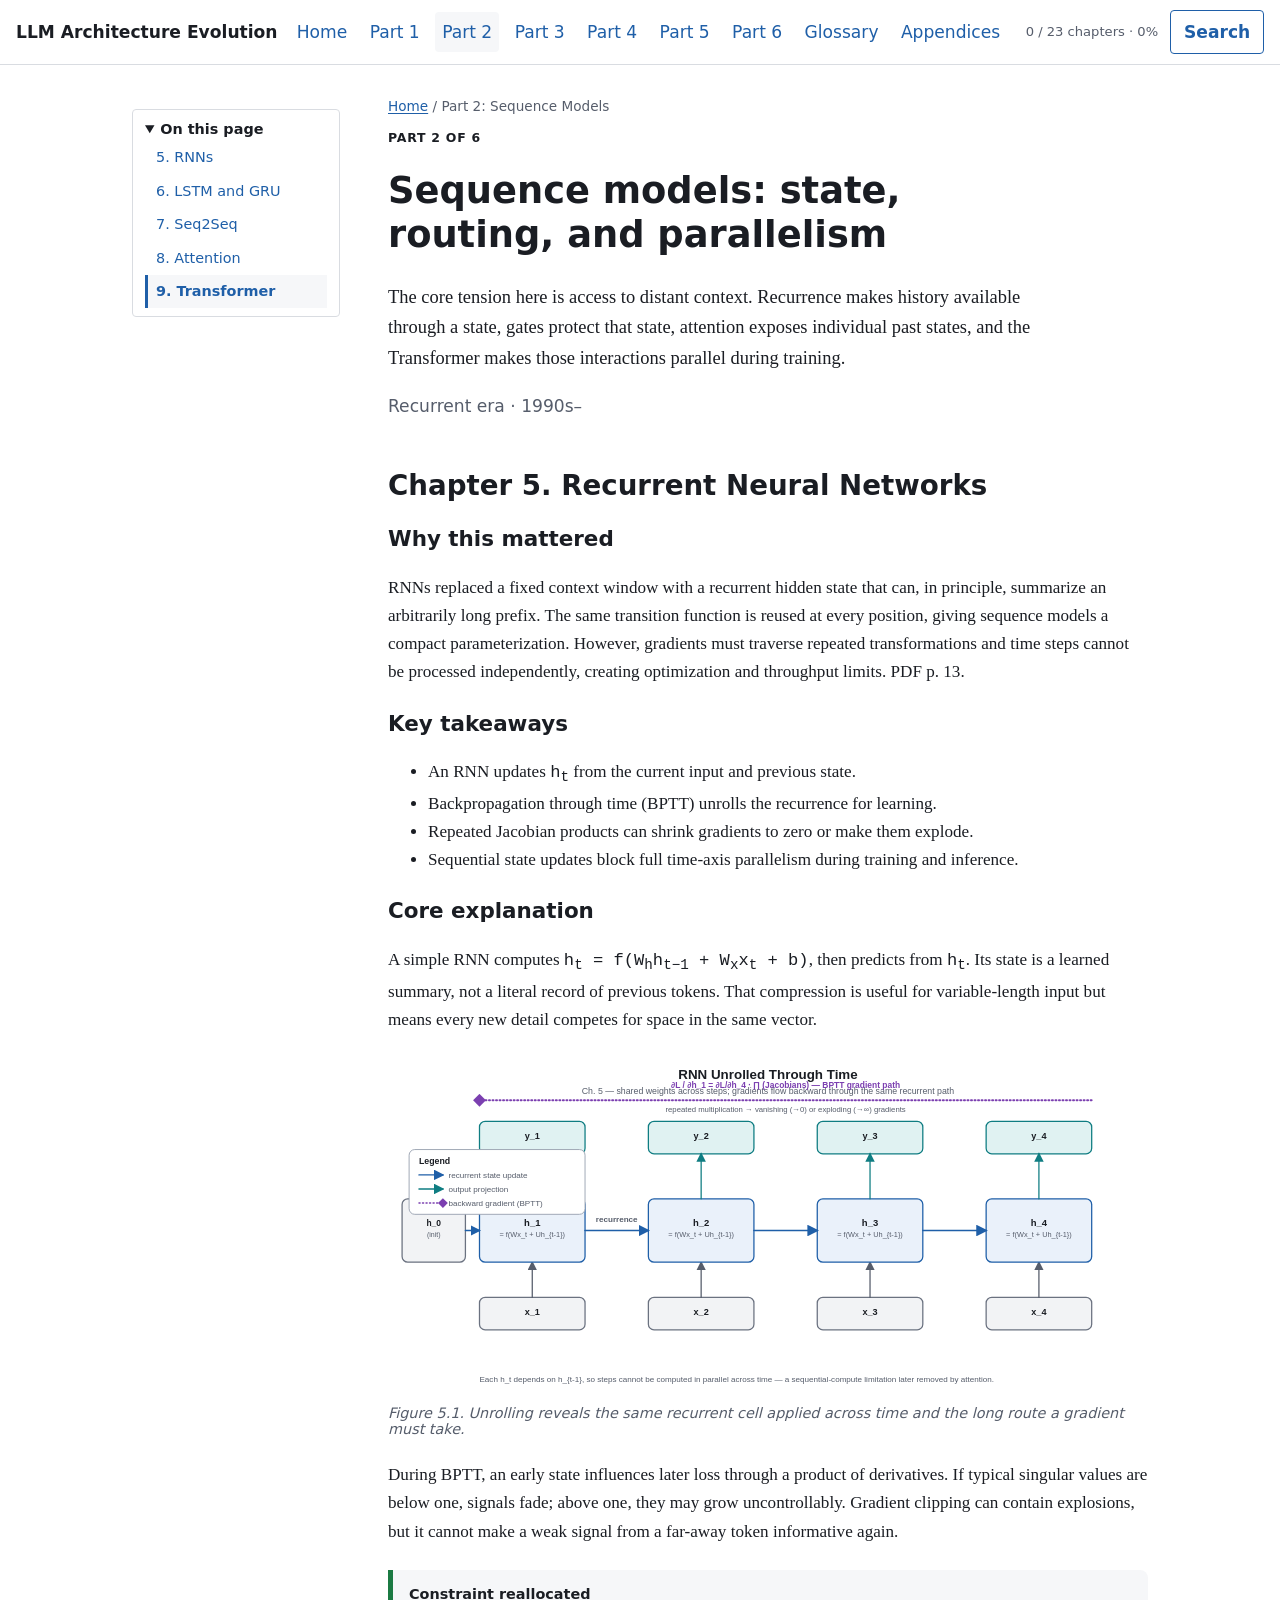
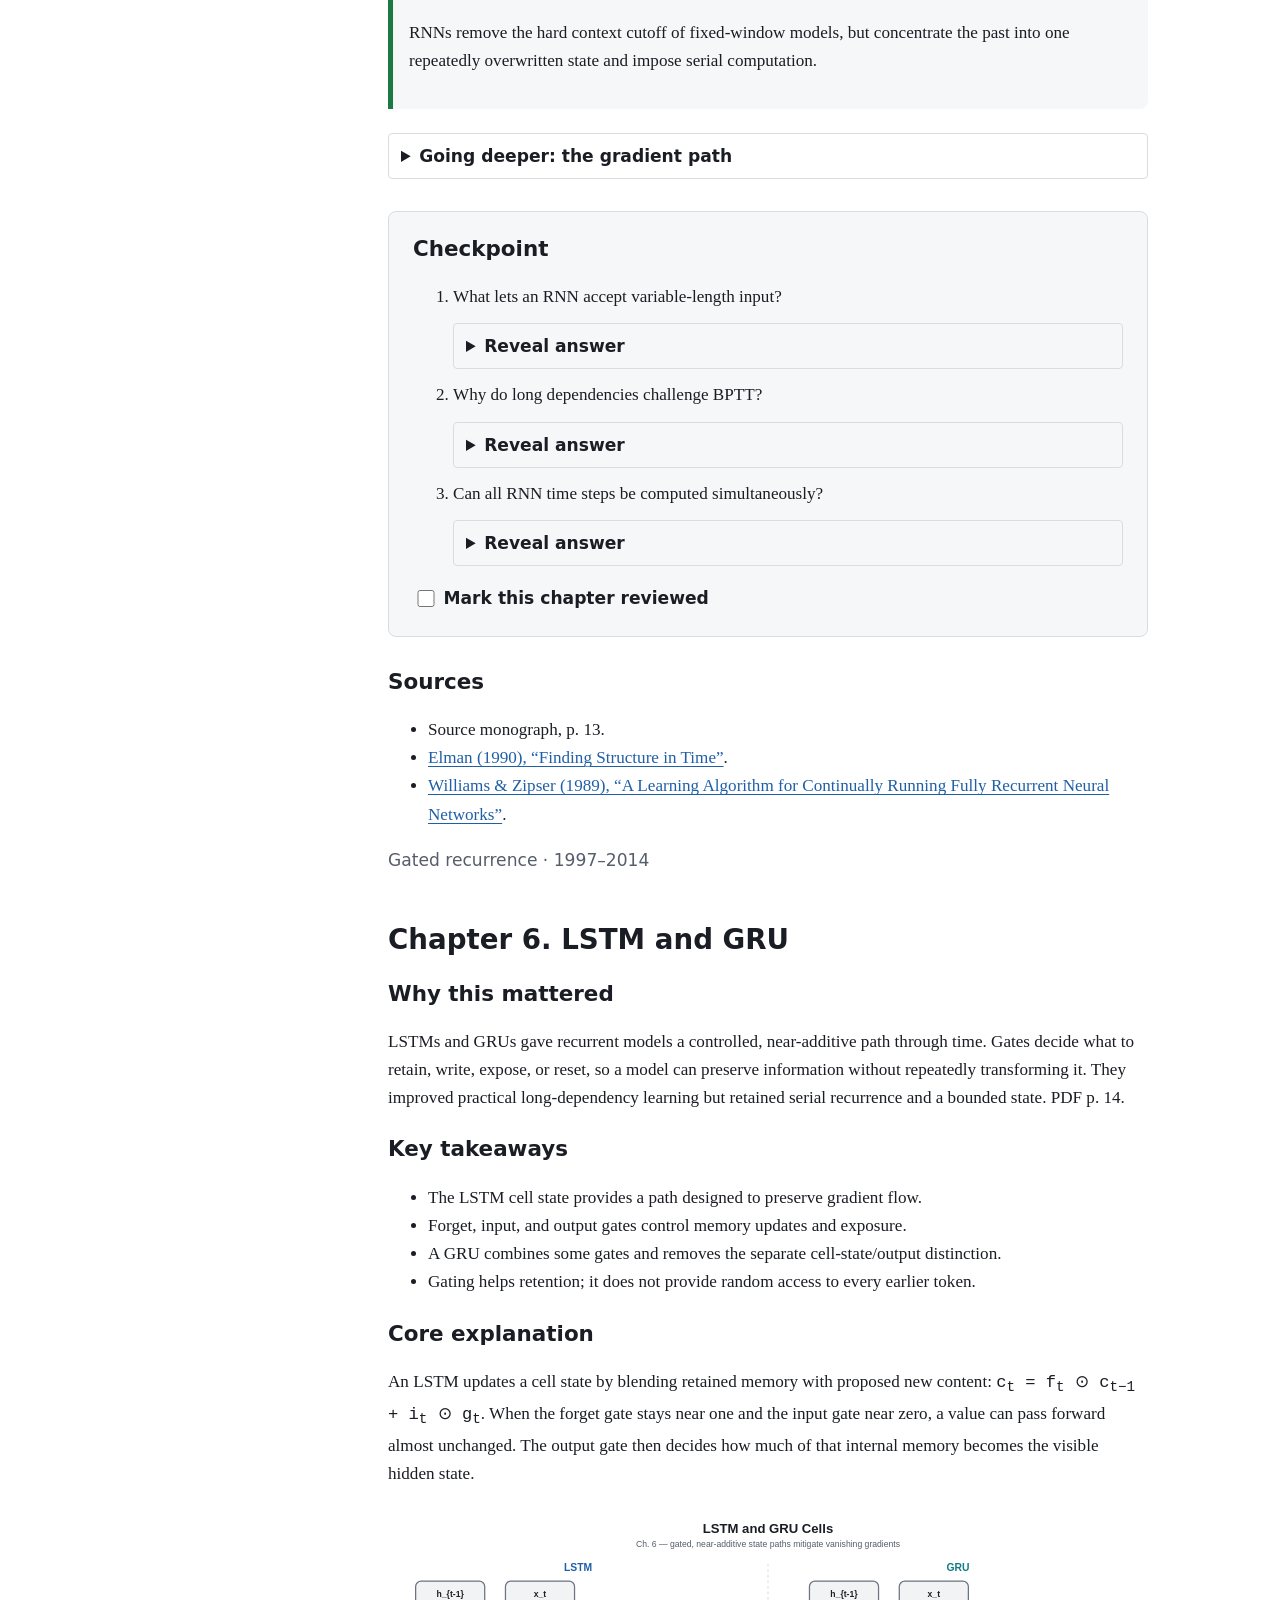
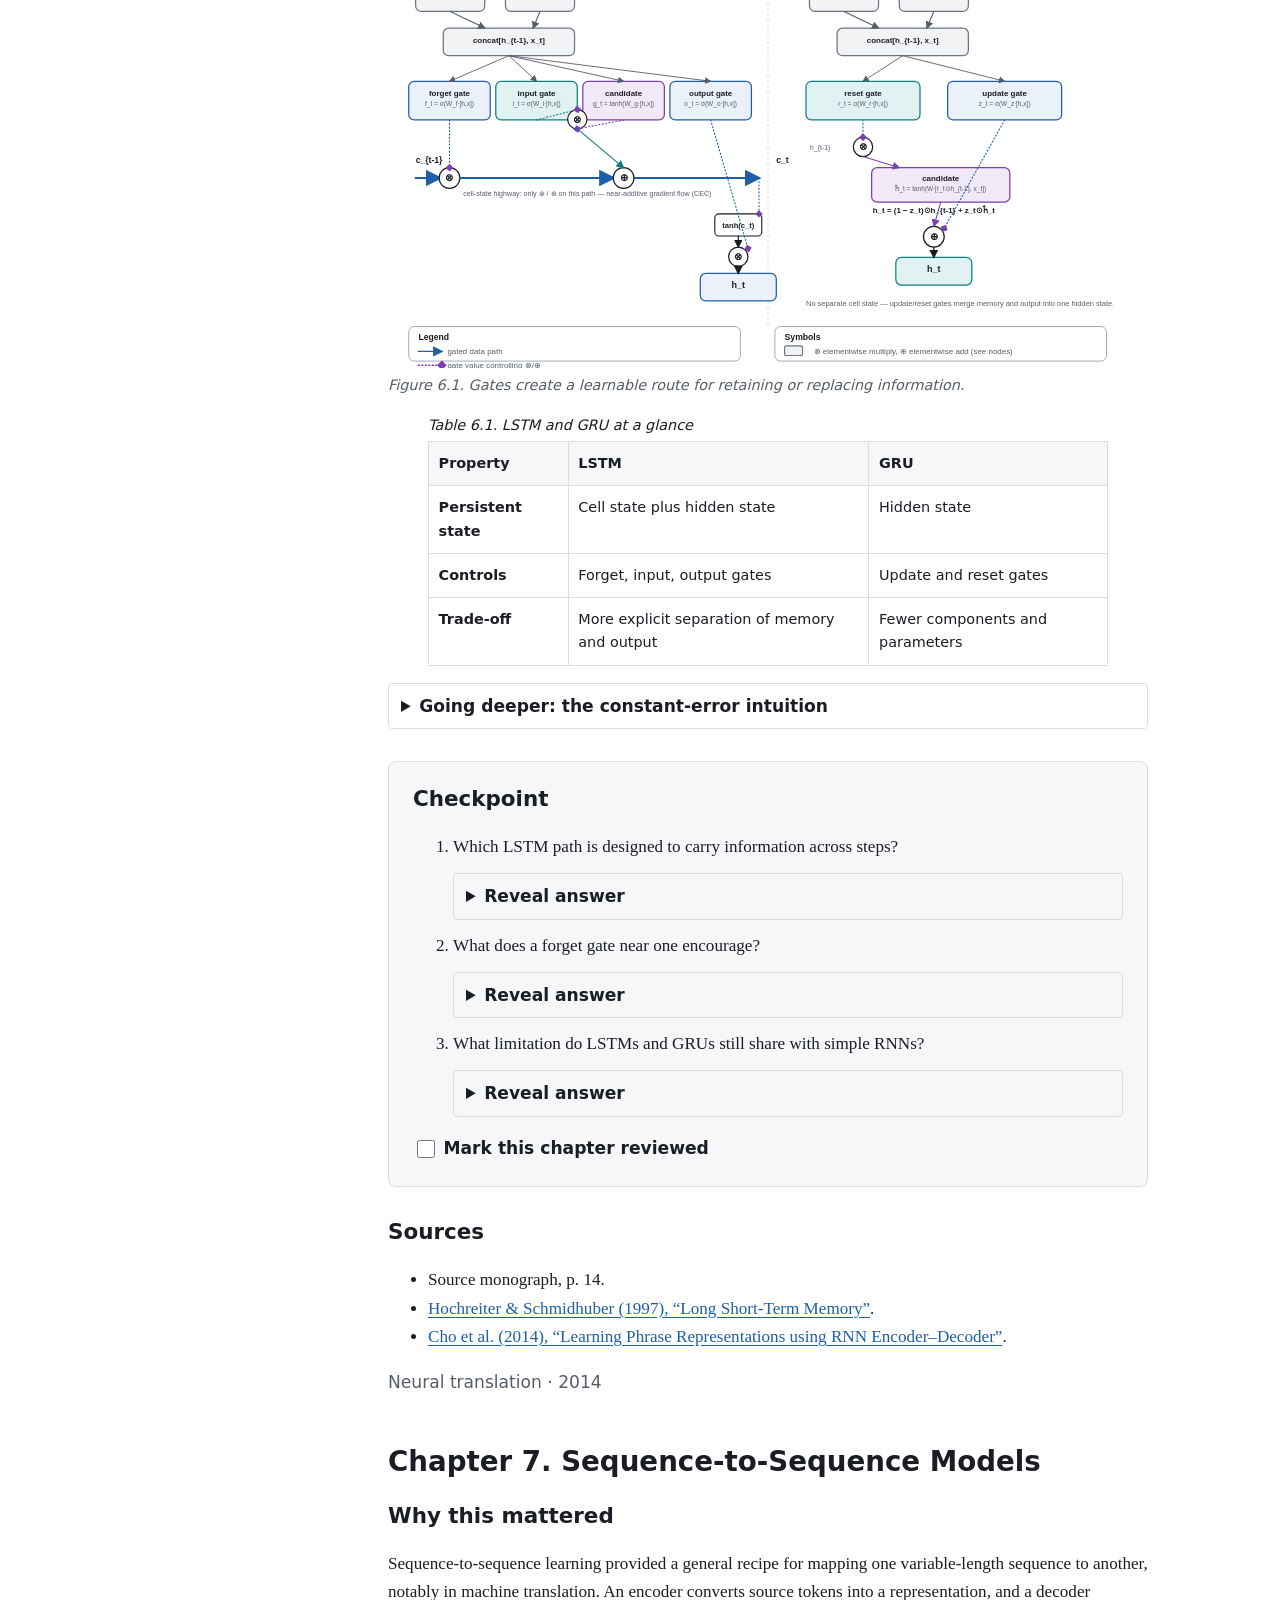
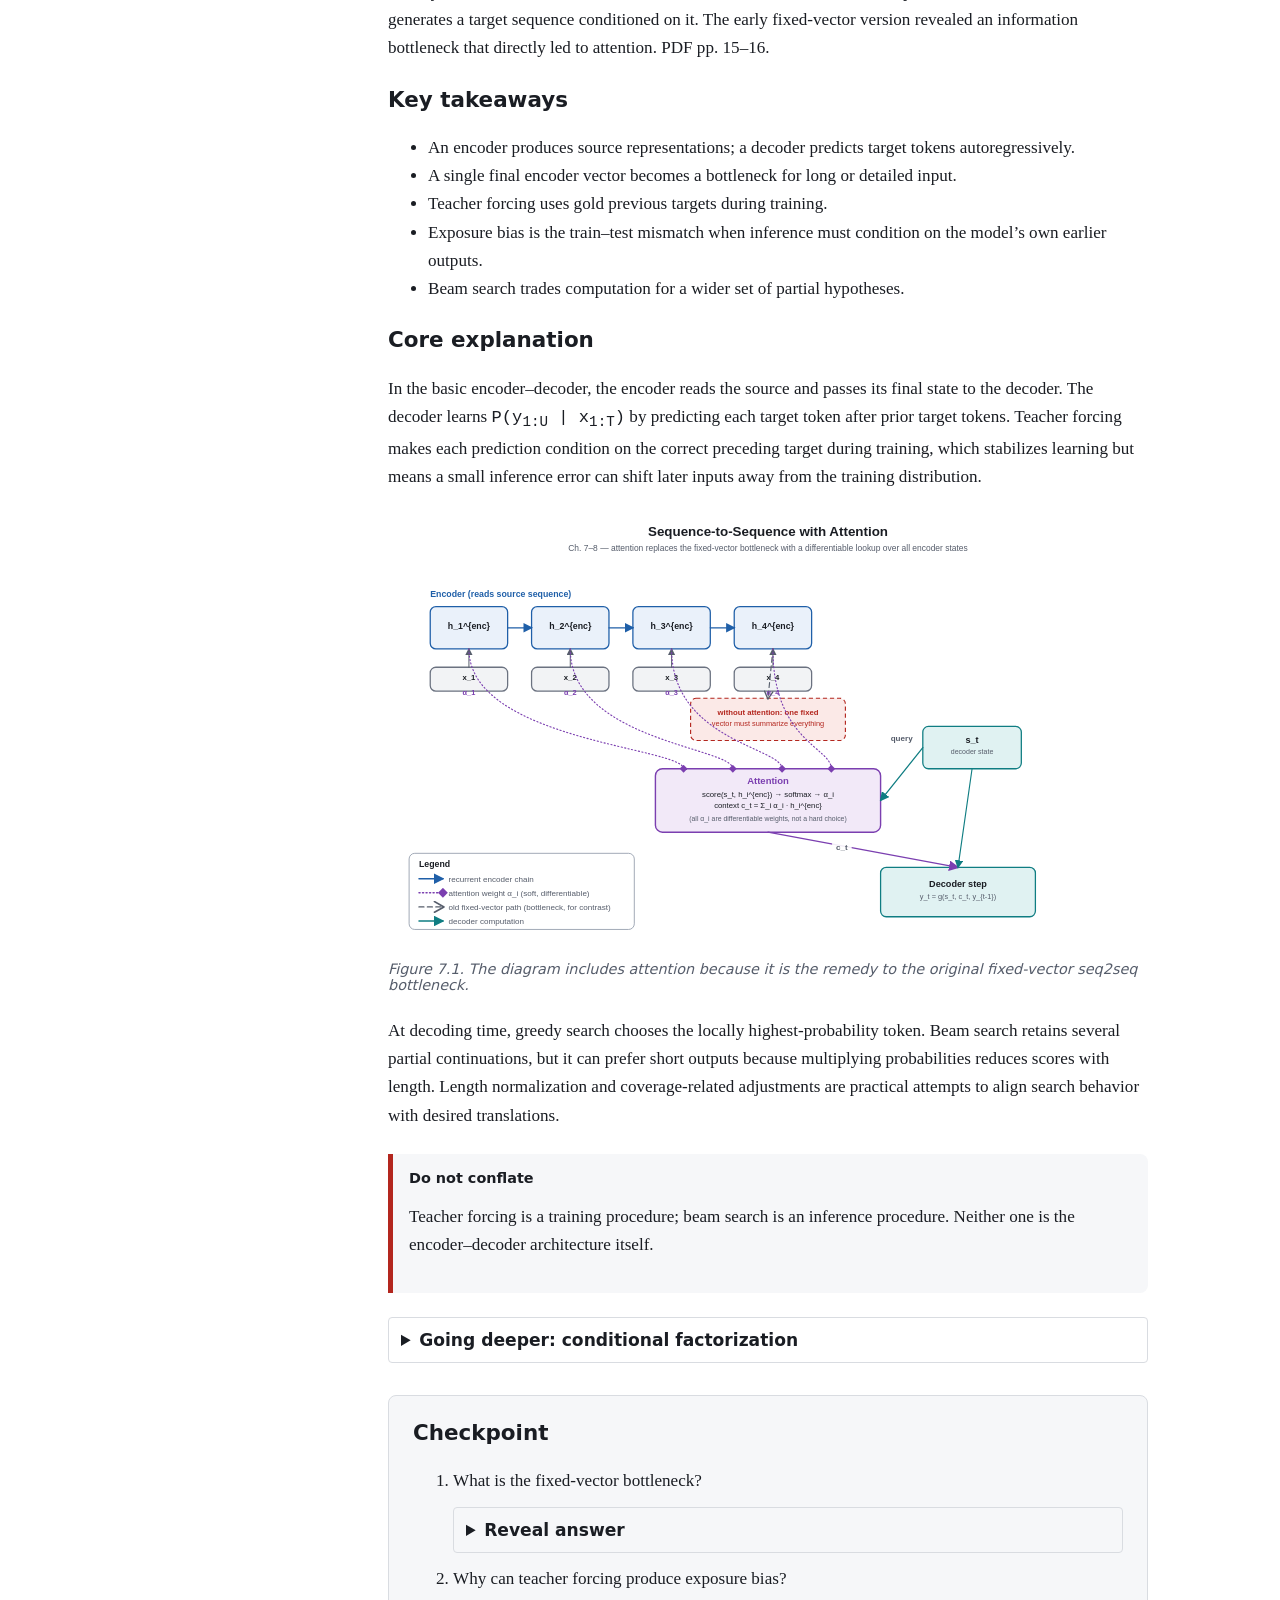
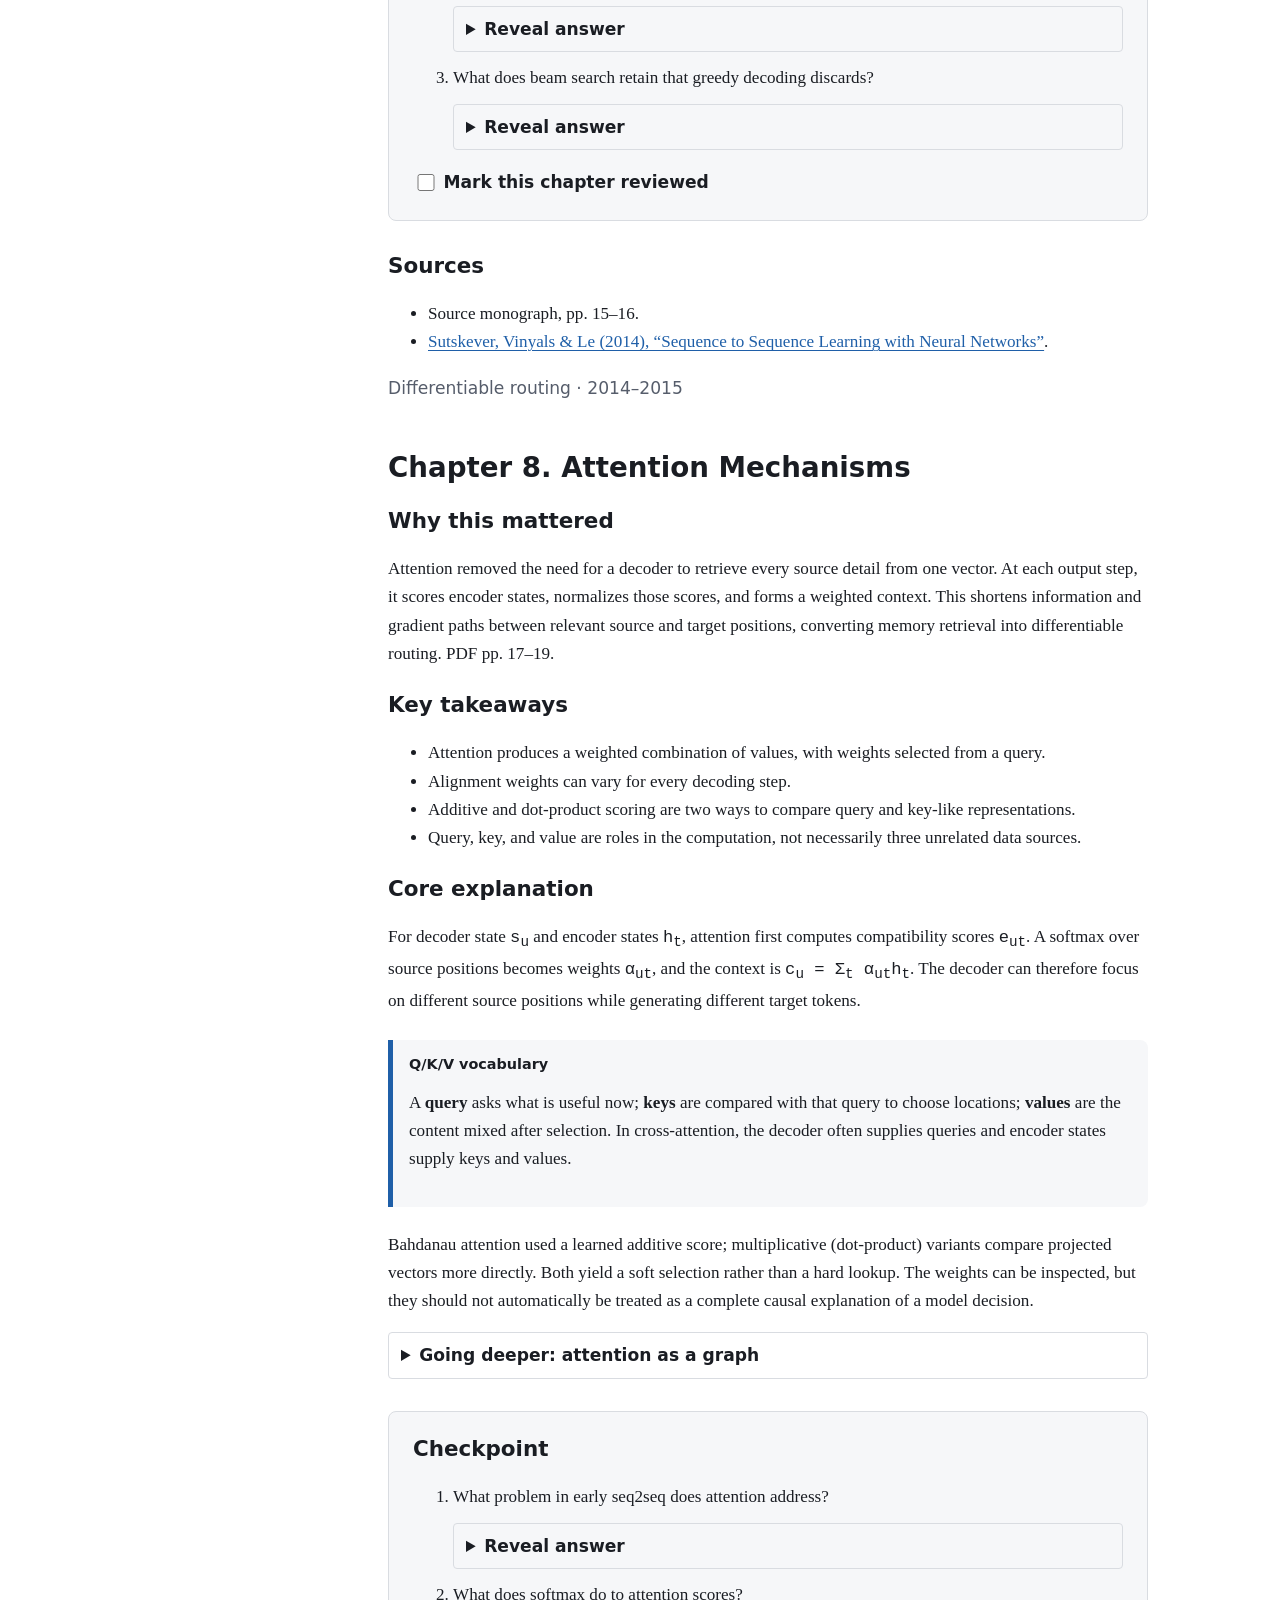
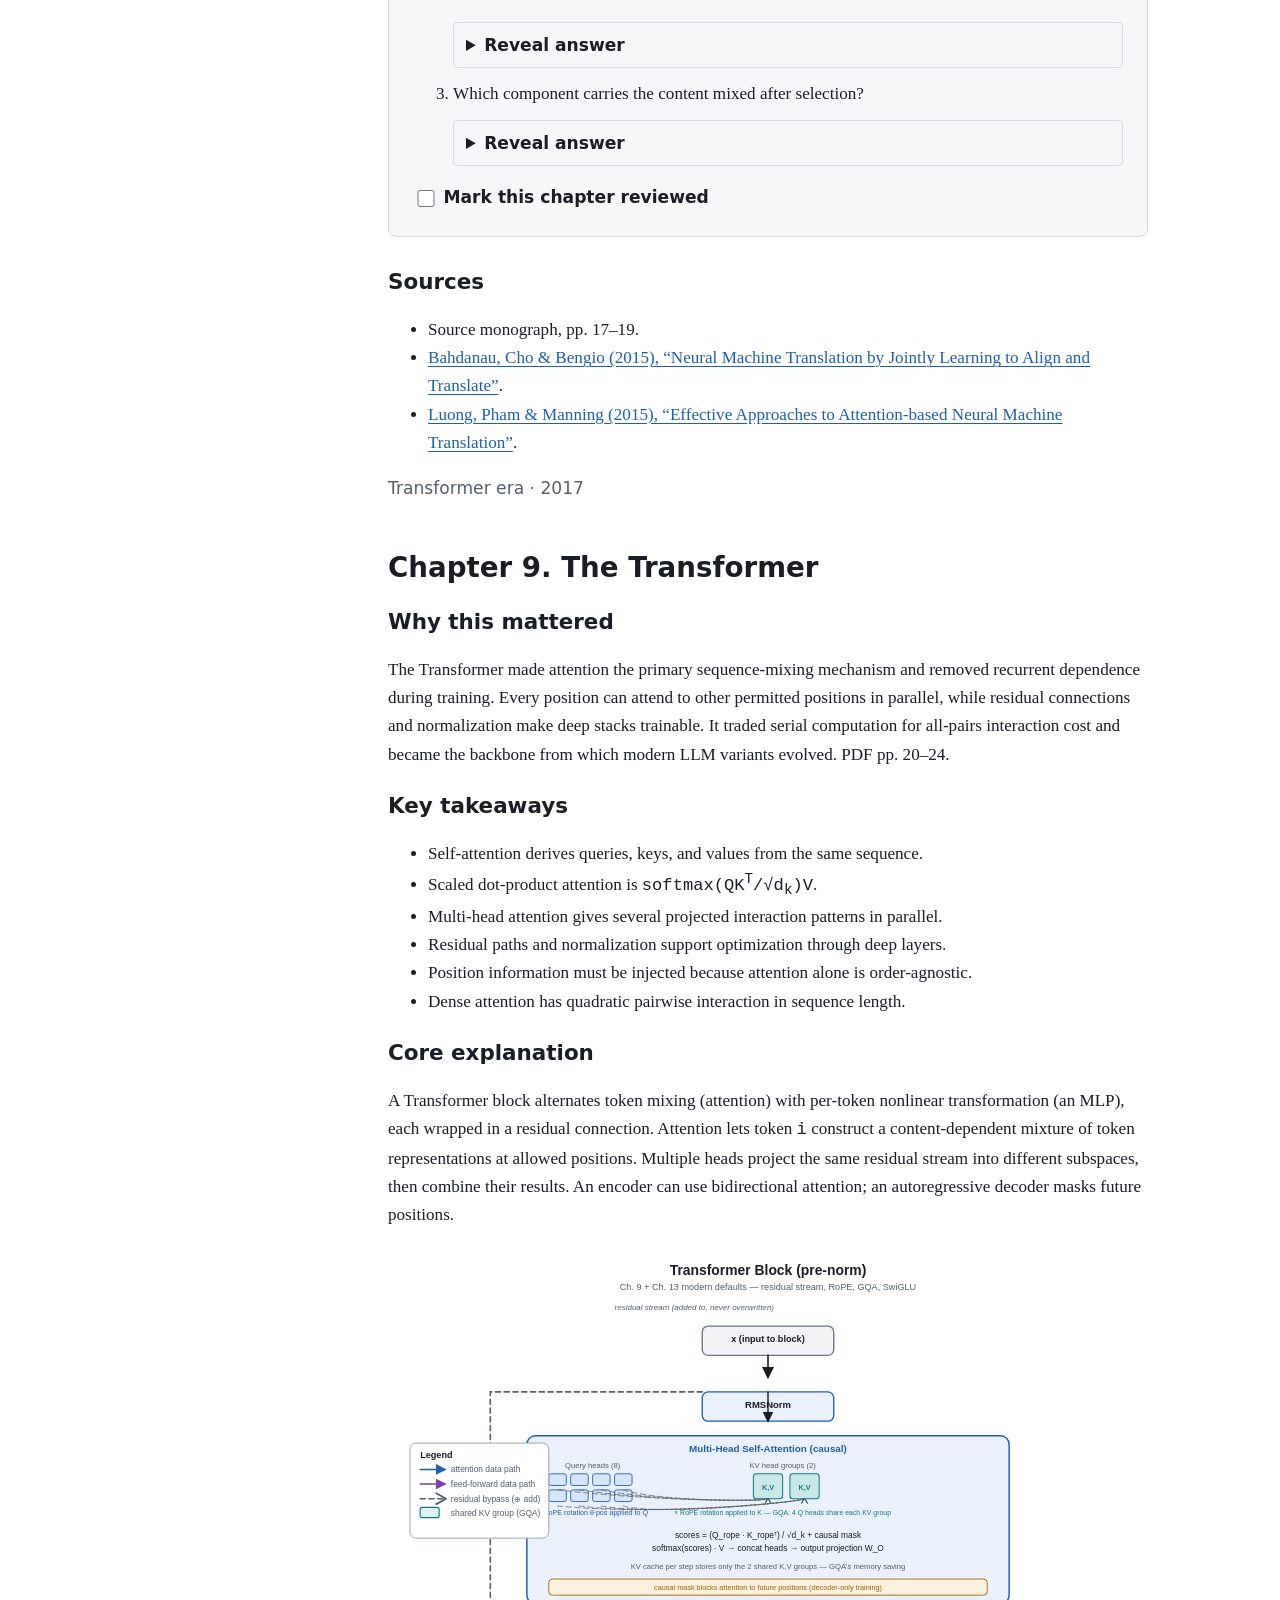
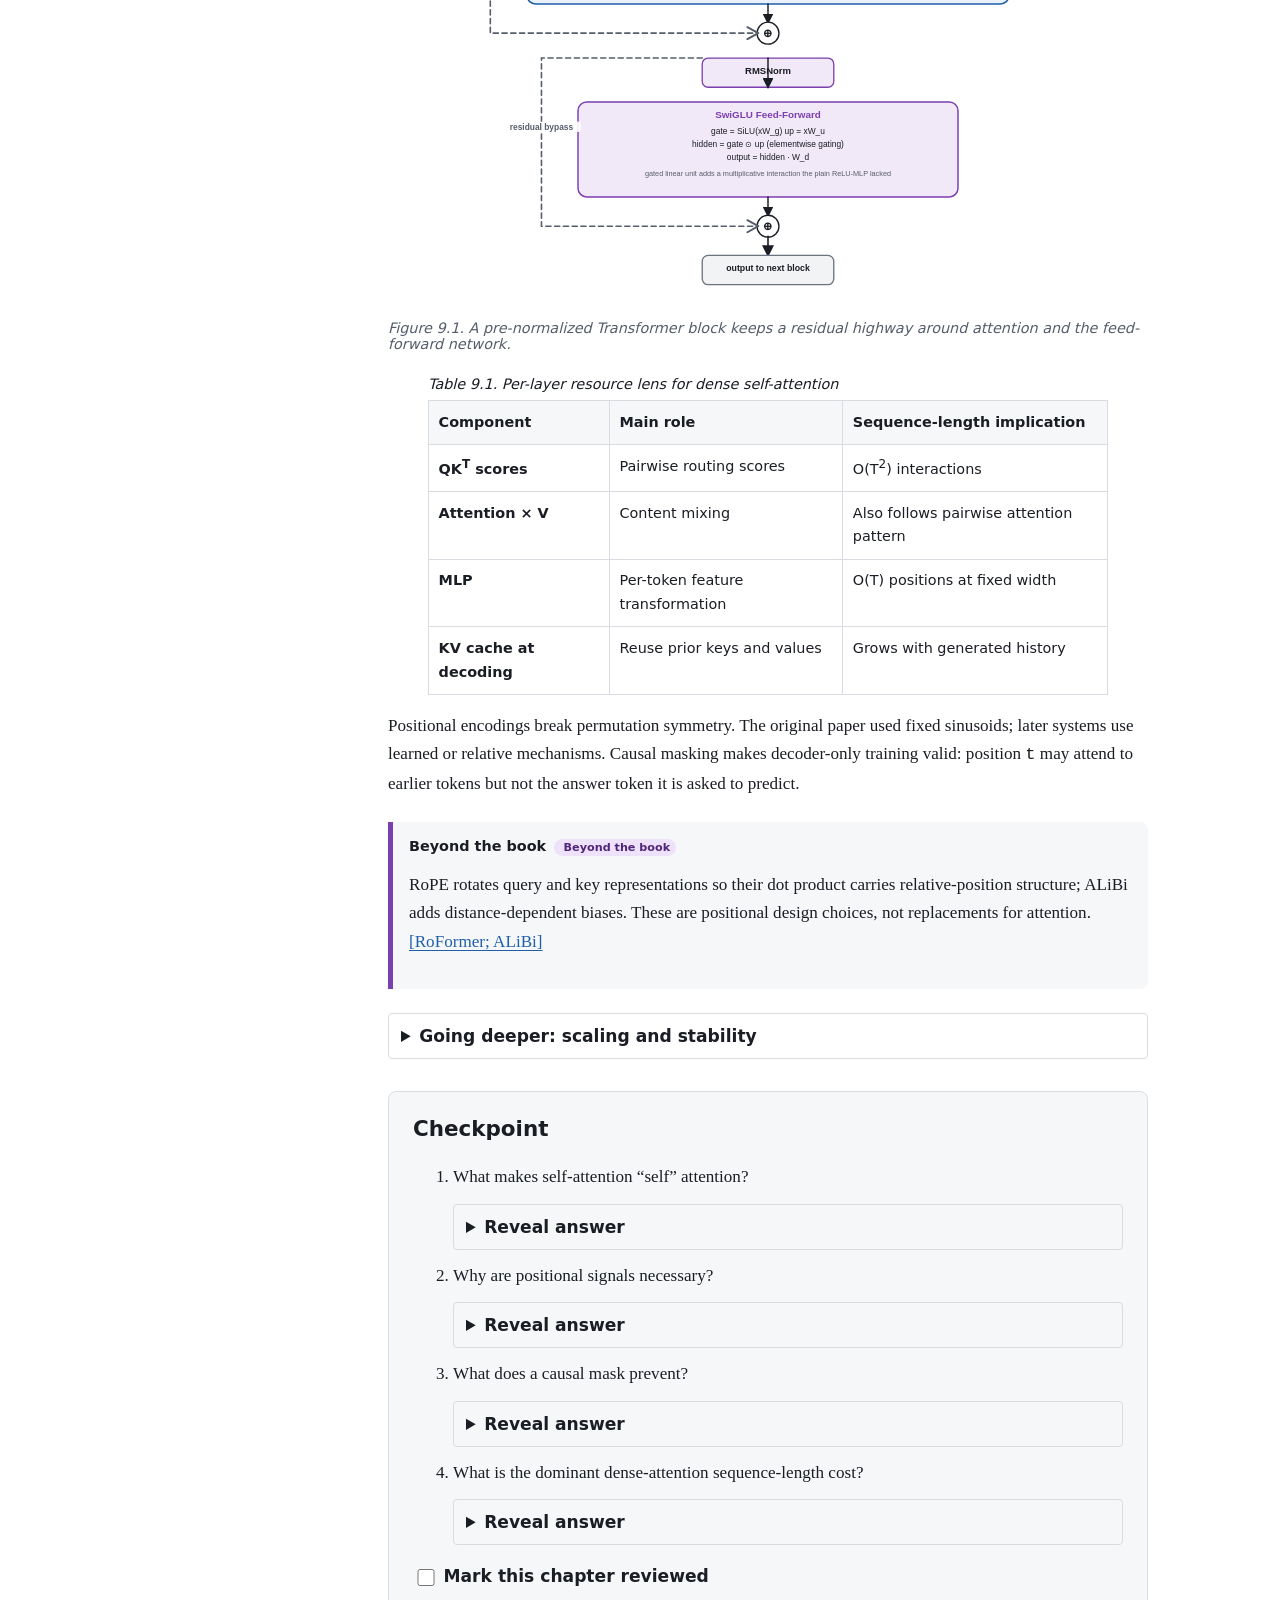
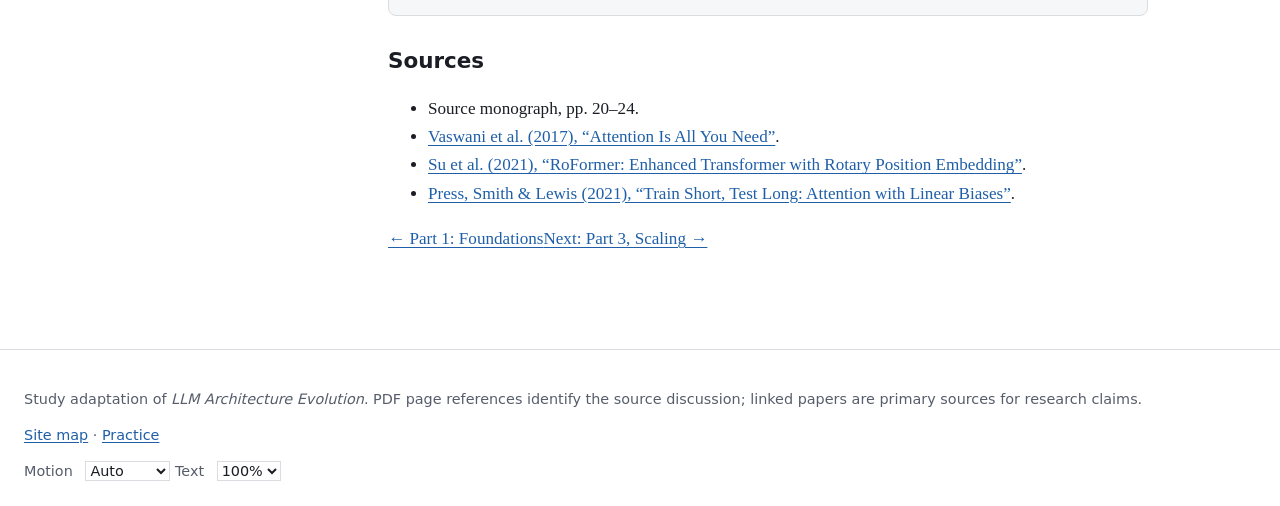
<file: part-2-sequence-models.html>
<!doctype html>
<html lang="en">
<head>
  <meta charset="utf-8"><meta name="viewport" content="width=device-width, initial-scale=1">
  <meta name="description" content="LLM Architecture Evolution study guide: recurrent models, gated memory, sequence-to-sequence learning, attention, and Transformers.">
  <title>Part 2: Sequence Models — LLM Architecture Evolution</title>
  <link rel="stylesheet" href="assets/styles.css"><link rel="stylesheet" href="assets/print.css" media="print">
  <script src="assets/data.js" defer></script><script src="assets/storage.js" defer></script><script src="assets/app.js" defer></script>
</head>
<body>
<a class="skip-link" href="#main">Skip to content</a>
<header class="site-header"><a class="site-title" href="index.html">LLM Architecture Evolution</a><nav aria-label="Primary navigation"><a href="index.html">Home</a><a href="part-1-foundations.html">Part 1</a><a aria-current="page" href="part-2-sequence-models.html">Part 2</a><a href="part-3-scaling.html">Part 3</a><a href="part-4-efficiency.html">Part 4</a><a href="part-5-frontiers.html">Part 5</a><a href="part-6-synthesis.html">Part 6</a><a href="glossary.html">Glossary</a><a href="appendices.html">Appendices</a><a href="code-appendix.html">Code</a><a href="practice.html">Practice</a><a href="sitemap.html">Sitemap</a></nav><p class="progress-indicator" aria-live="polite">Progress loads when JavaScript is available.</p></header>
<div class="page-layout"><nav class="toc-sidebar" aria-label="On this page"><details open><summary>On this page</summary><ol><li><a href="#ch-05">5. RNNs</a></li><li><a href="#ch-06">6. LSTM and GRU</a></li><li><a href="#ch-07">7. Seq2Seq</a></li><li><a href="#ch-08">8. Attention</a></li><li><a href="#ch-09">9. Transformer</a></li></ol></details></nav>
<main id="main"><nav class="breadcrumb" aria-label="Breadcrumb"><a href="index.html">Home</a> / <span aria-current="page">Part 2: Sequence Models</span></nav><header class="part-intro"><p class="eyebrow">Part 2 of 6</p><h1>Sequence models: state, routing, and parallelism</h1><p>The core tension here is access to distant context. Recurrence makes history available through a state, gates protect that state, attention exposes individual past states, and the Transformer makes those interactions parallel during training.</p></header>

<section id="ch-05" aria-labelledby="ch-05-title"><header><p><span class="era-badge">Recurrent era · 1990s–</span></p><h2 id="ch-05-title">Chapter 5. Recurrent Neural Networks</h2></header>
<h3>Why this mattered</h3><p>RNNs replaced a fixed context window with a recurrent hidden state that can, in principle, summarize an arbitrarily long prefix. The same transition function is reused at every position, giving sequence models a compact parameterization. However, gradients must traverse repeated transformations and time steps cannot be processed independently, creating optimization and throughput limits. <span class="source-note">PDF p. 13.</span></p>
<h3>Key takeaways</h3><ul><li>An RNN updates <code>h<sub>t</sub></code> from the current input and previous state.</li><li>Backpropagation through time (BPTT) unrolls the recurrence for learning.</li><li>Repeated Jacobian products can shrink gradients to zero or make them explode.</li><li>Sequential state updates block full time-axis parallelism during training and inference.</li></ul>
<h3>Core explanation</h3><p>A simple RNN computes <code>h<sub>t</sub> = f(W<sub>h</sub>h<sub>t−1</sub> + W<sub>x</sub>x<sub>t</sub> + b)</code>, then predicts from <code>h<sub>t</sub></code>. Its state is a learned summary, not a literal record of previous tokens. That compression is useful for variable-length input but means every new detail competes for space in the same vector.</p>
<figure class="diagram" role="group" aria-labelledby="dg-05-title"><img src="assets/diagrams/rnn-unrolled.svg" alt="An RNN cell unrolled across time; each state receives the next input and passes a hidden state to the following time step."><figcaption id="dg-05-title">Figure 5.1. Unrolling reveals the same recurrent cell applied across time and the long route a gradient must take.</figcaption></figure>
<p>During BPTT, an early state influences later loss through a product of derivatives. If typical singular values are below one, signals fade; above one, they may grow uncontrollably. Gradient clipping can contain explosions, but it cannot make a weak signal from a far-away token informative again.</p>
<aside class="callout" data-type="insight"><p class="callout-label">Constraint reallocated</p><div class="callout-body"><p>RNNs remove the hard context cutoff of fixed-window models, but concentrate the past into one repeatedly overwritten state and impose serial computation.</p></div></aside>
<details><summary>Going deeper: the gradient path</summary><p>The influence of an early state on a later loss includes terms like <code>∂h<sub>t</sub>/∂h<sub>t−1</sub> · … · ∂h<sub>k</sub>/∂h<sub>k−1</sub></code>. Nonlinearities and recurrent weights appear in every factor. This is why the issue is structural rather than simply a matter of training longer.</p></details>
<div class="checkpoint" data-chapter="ch-05"><h3>Checkpoint</h3><ol class="checkpoint-questions"><li>What lets an RNN accept variable-length input?<details><summary>Reveal answer</summary>It applies the same state-update function repeatedly, carrying a hidden state forward.</details></li><li>Why do long dependencies challenge BPTT?<details><summary>Reveal answer</summary>Learning signals pass through many Jacobian products, which can vanish or explode.</details></li><li>Can all RNN time steps be computed simultaneously?<details><summary>Reveal answer</summary>No; each state needs the preceding state.</details></li></ol><label class="mark-reviewed"><input type="checkbox" data-progress-key="ch-05"> Mark this chapter reviewed</label></div>
<footer class="chapter-sources" id="sources-ch-05"><h3>Sources</h3><ul><li>Source monograph, p. 13.</li><li><a href="https://doi.org/10.1207/s15516709cog1402_1">Elman (1990), “Finding Structure in Time”</a>.</li><li><a href="https://www.cs.toronto.edu/~hinton/absps/jjnh91.pdf">Williams &amp; Zipser (1989), “A Learning Algorithm for Continually Running Fully Recurrent Neural Networks”</a>.</li></ul></footer></section>

<section id="ch-06" aria-labelledby="ch-06-title"><header><p><span class="era-badge">Gated recurrence · 1997–2014</span></p><h2 id="ch-06-title">Chapter 6. LSTM and GRU</h2></header>
<h3>Why this mattered</h3><p>LSTMs and GRUs gave recurrent models a controlled, near-additive path through time. Gates decide what to retain, write, expose, or reset, so a model can preserve information without repeatedly transforming it. They improved practical long-dependency learning but retained serial recurrence and a bounded state. <span class="source-note">PDF p. 14.</span></p>
<h3>Key takeaways</h3><ul><li>The LSTM cell state provides a path designed to preserve gradient flow.</li><li>Forget, input, and output gates control memory updates and exposure.</li><li>A GRU combines some gates and removes the separate cell-state/output distinction.</li><li>Gating helps retention; it does not provide random access to every earlier token.</li></ul>
<h3>Core explanation</h3><p>An LSTM updates a cell state by blending retained memory with proposed new content: <code>c<sub>t</sub> = f<sub>t</sub> ⊙ c<sub>t−1</sub> + i<sub>t</sub> ⊙ g<sub>t</sub></code>. When the forget gate stays near one and the input gate near zero, a value can pass forward almost unchanged. The output gate then decides how much of that internal memory becomes the visible hidden state.</p>
<figure class="diagram" role="group" aria-labelledby="dg-06-title"><img src="assets/diagrams/lstm-gru-cell.svg" alt="Comparison diagram showing LSTM forget, input, and output gates around a cell state, and a simpler GRU update and reset gate design."><figcaption id="dg-06-title">Figure 6.1. Gates create a learnable route for retaining or replacing information.</figcaption></figure>
<figure class="comparison-table-wrap"><figcaption>Table 6.1. LSTM and GRU at a glance</figcaption><div class="table-scroll"><table class="comparison-table"><thead><tr><th scope="col">Property</th><th scope="col">LSTM</th><th scope="col">GRU</th></tr></thead><tbody><tr><th scope="row">Persistent state</th><td>Cell state plus hidden state</td><td>Hidden state</td></tr><tr><th scope="row">Controls</th><td>Forget, input, output gates</td><td>Update and reset gates</td></tr><tr><th scope="row">Trade-off</th><td>More explicit separation of memory and output</td><td>Fewer components and parameters</td></tr></tbody></table></div></figure>
<details><summary>Going deeper: the constant-error intuition</summary><p>In the idealized case, the derivative of the new cell state with respect to the old cell state is close to the forget gate. A gate near one can maintain an error signal far more effectively than repeatedly applying an unconstrained nonlinear recurrence. In real models, gates are learned and other paths interact, so this is an intuition rather than a guarantee.</p></details>
<div class="checkpoint" data-chapter="ch-06"><h3>Checkpoint</h3><ol class="checkpoint-questions"><li>Which LSTM path is designed to carry information across steps?<details><summary>Reveal answer</summary>The cell state, updated by gated addition.</details></li><li>What does a forget gate near one encourage?<details><summary>Reveal answer</summary>Retention of the previous cell-state value and a stronger gradient path through time.</details></li><li>What limitation do LSTMs and GRUs still share with simple RNNs?<details><summary>Reveal answer</summary>They process time steps serially and compress the past into a finite state.</details></li></ol><label class="mark-reviewed"><input type="checkbox" data-progress-key="ch-06"> Mark this chapter reviewed</label></div>
<footer class="chapter-sources" id="sources-ch-06"><h3>Sources</h3><ul><li>Source monograph, p. 14.</li><li><a href="https://doi.org/10.1162/neco.1997.9.8.1735">Hochreiter &amp; Schmidhuber (1997), “Long Short-Term Memory”</a>.</li><li><a href="https://arxiv.org/abs/1406.1078">Cho et al. (2014), “Learning Phrase Representations using RNN Encoder–Decoder”</a>.</li></ul></footer></section>

<section id="ch-07" aria-labelledby="ch-07-title"><header><p><span class="era-badge">Neural translation · 2014</span></p><h2 id="ch-07-title">Chapter 7. Sequence-to-Sequence Models</h2></header>
<h3>Why this mattered</h3><p>Sequence-to-sequence learning provided a general recipe for mapping one variable-length sequence to another, notably in machine translation. An encoder converts source tokens into a representation, and a decoder generates a target sequence conditioned on it. The early fixed-vector version revealed an information bottleneck that directly led to attention. <span class="source-note">PDF pp. 15–16.</span></p>
<h3>Key takeaways</h3><ul><li>An encoder produces source representations; a decoder predicts target tokens autoregressively.</li><li>A single final encoder vector becomes a bottleneck for long or detailed input.</li><li>Teacher forcing uses gold previous targets during training.</li><li>Exposure bias is the train–test mismatch when inference must condition on the model’s own earlier outputs.</li><li>Beam search trades computation for a wider set of partial hypotheses.</li></ul>
<h3>Core explanation</h3><p>In the basic encoder–decoder, the encoder reads the source and passes its final state to the decoder. The decoder learns <code>P(y<sub>1:U</sub> | x<sub>1:T</sub>)</code> by predicting each target token after prior target tokens. Teacher forcing makes each prediction condition on the correct preceding target during training, which stabilizes learning but means a small inference error can shift later inputs away from the training distribution.</p>
<figure class="diagram" role="group" aria-labelledby="dg-07-title"><img src="assets/diagrams/seq2seq-attention.svg" alt="An encoder processes source tokens into states, and a decoder produces target tokens while using an attention context over encoder states."><figcaption id="dg-07-title">Figure 7.1. The diagram includes attention because it is the remedy to the original fixed-vector seq2seq bottleneck.</figcaption></figure>
<p>At decoding time, greedy search chooses the locally highest-probability token. Beam search retains several partial continuations, but it can prefer short outputs because multiplying probabilities reduces scores with length. Length normalization and coverage-related adjustments are practical attempts to align search behavior with desired translations.</p>
<aside class="callout" data-type="misconception"><p class="callout-label">Do not conflate</p><div class="callout-body"><p>Teacher forcing is a training procedure; beam search is an inference procedure. Neither one is the encoder–decoder architecture itself.</p></div></aside>
<details><summary>Going deeper: conditional factorization</summary><p>Seq2seq models factor a target as <code>∏<sub>u</sub>P(y<sub>u</sub> | y&lt;<sub>u</sub>, x<sub>1:T</sub>)</code>. The crucial question is how information about <code>x</code> reaches every conditional. A single vector forces all source details through one channel; attention later gives the decoder a direct, step-specific route.</p></details>
<div class="checkpoint" data-chapter="ch-07"><h3>Checkpoint</h3><ol class="checkpoint-questions"><li>What is the fixed-vector bottleneck?<details><summary>Reveal answer</summary>The entire source sequence must be compressed into one representation passed to the decoder.</details></li><li>Why can teacher forcing produce exposure bias?<details><summary>Reveal answer</summary>Training uses correct prior targets, while inference uses the model’s possibly erroneous outputs.</details></li><li>What does beam search retain that greedy decoding discards?<details><summary>Reveal answer</summary>Several competing partial output sequences.</details></li></ol><label class="mark-reviewed"><input type="checkbox" data-progress-key="ch-07"> Mark this chapter reviewed</label></div>
<footer class="chapter-sources" id="sources-ch-07"><h3>Sources</h3><ul><li>Source monograph, pp. 15–16.</li><li><a href="https://arxiv.org/abs/1409.3215">Sutskever, Vinyals &amp; Le (2014), “Sequence to Sequence Learning with Neural Networks”</a>.</li></ul></footer></section>

<section id="ch-08" aria-labelledby="ch-08-title"><header><p><span class="era-badge">Differentiable routing · 2014–2015</span></p><h2 id="ch-08-title">Chapter 8. Attention Mechanisms</h2></header>
<h3>Why this mattered</h3><p>Attention removed the need for a decoder to retrieve every source detail from one vector. At each output step, it scores encoder states, normalizes those scores, and forms a weighted context. This shortens information and gradient paths between relevant source and target positions, converting memory retrieval into differentiable routing. <span class="source-note">PDF pp. 17–19.</span></p>
<h3>Key takeaways</h3><ul><li>Attention produces a weighted combination of values, with weights selected from a query.</li><li>Alignment weights can vary for every decoding step.</li><li>Additive and dot-product scoring are two ways to compare query and key-like representations.</li><li>Query, key, and value are roles in the computation, not necessarily three unrelated data sources.</li></ul>
<h3>Core explanation</h3><p>For decoder state <code>s<sub>u</sub></code> and encoder states <code>h<sub>t</sub></code>, attention first computes compatibility scores <code>e<sub>ut</sub></code>. A softmax over source positions becomes weights <code>α<sub>ut</sub></code>, and the context is <code>c<sub>u</sub> = Σ<sub>t</sub> α<sub>ut</sub>h<sub>t</sub></code>. The decoder can therefore focus on different source positions while generating different target tokens.</p>
<aside class="callout" data-type="definition"><p class="callout-label">Q/K/V vocabulary</p><div class="callout-body"><p>A <strong>query</strong> asks what is useful now; <strong>keys</strong> are compared with that query to choose locations; <strong>values</strong> are the content mixed after selection. In cross-attention, the decoder often supplies queries and encoder states supply keys and values.</p></div></aside>
<p>Bahdanau attention used a learned additive score; multiplicative (dot-product) variants compare projected vectors more directly. Both yield a soft selection rather than a hard lookup. The weights can be inspected, but they should not automatically be treated as a complete causal explanation of a model decision.</p>
<details><summary>Going deeper: attention as a graph</summary><p>Each target position is connected to every source position by a learned, input-dependent edge weight. Unlike recurrent transmission, the distance between a chosen source representation and the current decoder update is one attention operation. That short path helps access, but computing many pairwise scores becomes costly for long sequences.</p></details>
<div class="checkpoint" data-chapter="ch-08"><h3>Checkpoint</h3><ol class="checkpoint-questions"><li>What problem in early seq2seq does attention address?<details><summary>Reveal answer</summary>It lets the decoder access individual encoder states instead of relying only on one fixed vector.</details></li><li>What does softmax do to attention scores?<details><summary>Reveal answer</summary>It turns them into nonnegative weights that sum to one across the attended positions.</details></li><li>Which component carries the content mixed after selection?<details><summary>Reveal answer</summary>The values.</details></li></ol><label class="mark-reviewed"><input type="checkbox" data-progress-key="ch-08"> Mark this chapter reviewed</label></div>
<footer class="chapter-sources" id="sources-ch-08"><h3>Sources</h3><ul><li>Source monograph, pp. 17–19.</li><li><a href="https://arxiv.org/abs/1409.0473">Bahdanau, Cho &amp; Bengio (2015), “Neural Machine Translation by Jointly Learning to Align and Translate”</a>.</li><li><a href="https://arxiv.org/abs/1508.04025">Luong, Pham &amp; Manning (2015), “Effective Approaches to Attention-based Neural Machine Translation”</a>.</li></ul></footer></section>

<section id="ch-09" aria-labelledby="ch-09-title"><header><p><span class="era-badge">Transformer era · 2017</span></p><h2 id="ch-09-title">Chapter 9. The Transformer</h2></header>
<h3>Why this mattered</h3><p>The Transformer made attention the primary sequence-mixing mechanism and removed recurrent dependence during training. Every position can attend to other permitted positions in parallel, while residual connections and normalization make deep stacks trainable. It traded serial computation for all-pairs interaction cost and became the backbone from which modern LLM variants evolved. <span class="source-note">PDF pp. 20–24.</span></p>
<h3>Key takeaways</h3><ul><li>Self-attention derives queries, keys, and values from the same sequence.</li><li>Scaled dot-product attention is <code>softmax(QK<sup>T</sup>/√d<sub>k</sub>)V</code>.</li><li>Multi-head attention gives several projected interaction patterns in parallel.</li><li>Residual paths and normalization support optimization through deep layers.</li><li>Position information must be injected because attention alone is order-agnostic.</li><li>Dense attention has quadratic pairwise interaction in sequence length.</li></ul>
<h3>Core explanation</h3><p>A Transformer block alternates token mixing (attention) with per-token nonlinear transformation (an MLP), each wrapped in a residual connection. Attention lets token <code>i</code> construct a content-dependent mixture of token representations at allowed positions. Multiple heads project the same residual stream into different subspaces, then combine their results. An encoder can use bidirectional attention; an autoregressive decoder masks future positions.</p>
<figure class="diagram" role="group" aria-labelledby="dg-09-title"><img src="assets/diagrams/transformer-block.svg" alt="Pre-normalized Transformer block: residual input flows through normalization, multi-head attention, a residual addition, normalization, feed-forward network, and another residual addition."><figcaption id="dg-09-title">Figure 9.1. A pre-normalized Transformer block keeps a residual highway around attention and the feed-forward network.</figcaption></figure>
<figure class="comparison-table-wrap"><figcaption>Table 9.1. Per-layer resource lens for dense self-attention</figcaption><div class="table-scroll"><table class="comparison-table"><thead><tr><th scope="col">Component</th><th scope="col">Main role</th><th scope="col">Sequence-length implication</th></tr></thead><tbody><tr><th scope="row">QK<sup>T</sup> scores</th><td>Pairwise routing scores</td><td>O(T<sup>2</sup>) interactions</td></tr><tr><th scope="row">Attention × V</th><td>Content mixing</td><td>Also follows pairwise attention pattern</td></tr><tr><th scope="row">MLP</th><td>Per-token feature transformation</td><td>O(T) positions at fixed width</td></tr><tr><th scope="row">KV cache at decoding</th><td>Reuse prior keys and values</td><td>Grows with generated history</td></tr></tbody></table></div></figure>
<p>Positional encodings break permutation symmetry. The original paper used fixed sinusoids; later systems use learned or relative mechanisms. Causal masking makes decoder-only training valid: position <code>t</code> may attend to earlier tokens but not the answer token it is asked to predict.</p>
<aside class="callout" data-type="research"><p class="callout-label">Beyond the book</p><div class="callout-body"><p>RoPE rotates query and key representations so their dot product carries relative-position structure; ALiBi adds distance-dependent biases. These are positional design choices, not replacements for attention. <a href="#sources-ch-09">[RoFormer; ALiBi]</a></p></div></aside>
<details><summary>Going deeper: scaling and stability</summary><p>The factor <code>1/√d<sub>k</sub></code> keeps dot-product score magnitudes from growing too quickly with key dimension, which helps softmax retain useful gradients. In a pre-norm block, normalization occurs before each sublayer, leaving a relatively direct residual route. Norm placement, initialization, and residual scaling are optimization choices with real trade-offs, not a single universally best recipe.</p></details>
<div class="checkpoint" data-chapter="ch-09"><h3>Checkpoint</h3><ol class="checkpoint-questions"><li>What makes self-attention “self” attention?<details><summary>Reveal answer</summary>Queries, keys, and values are projections of positions in the same sequence.</details></li><li>Why are positional signals necessary?<details><summary>Reveal answer</summary>Content-based attention alone does not distinguish a sequence from a permutation of its tokens.</details></li><li>What does a causal mask prevent?<details><summary>Reveal answer</summary>It prevents a prediction position from attending to future tokens during autoregressive training.</details></li><li>What is the dominant dense-attention sequence-length cost?<details><summary>Reveal answer</summary>Pairwise score interactions grow quadratically with sequence length.</details></li></ol><label class="mark-reviewed"><input type="checkbox" data-progress-key="ch-09"> Mark this chapter reviewed</label></div>
<footer class="chapter-sources" id="sources-ch-09"><h3>Sources</h3><ul><li>Source monograph, pp. 20–24.</li><li><a href="https://arxiv.org/abs/1706.03762">Vaswani et al. (2017), “Attention Is All You Need”</a>.</li><li><a href="https://arxiv.org/abs/2104.09864">Su et al. (2021), “RoFormer: Enhanced Transformer with Rotary Position Embedding”</a>.</li><li><a href="https://arxiv.org/abs/2108.12409">Press, Smith &amp; Lewis (2021), “Train Short, Test Long: Attention with Linear Biases”</a>.</li></ul></footer></section>
<nav class="chapter-pagination" aria-label="Part navigation"><a href="part-1-foundations.html">← Part 1: Foundations</a><a href="part-3-scaling.html">Next: Part 3, Scaling →</a></nav></main></div>
<footer class="site-footer"><p>Study adaptation of <em>LLM Architecture Evolution</em>. PDF page references identify the source discussion; linked papers are primary sources for research claims.</p><p><a href="sitemap.html">Site map</a> · <a href="practice.html">Practice</a></p></footer>
</body></html>
</file>
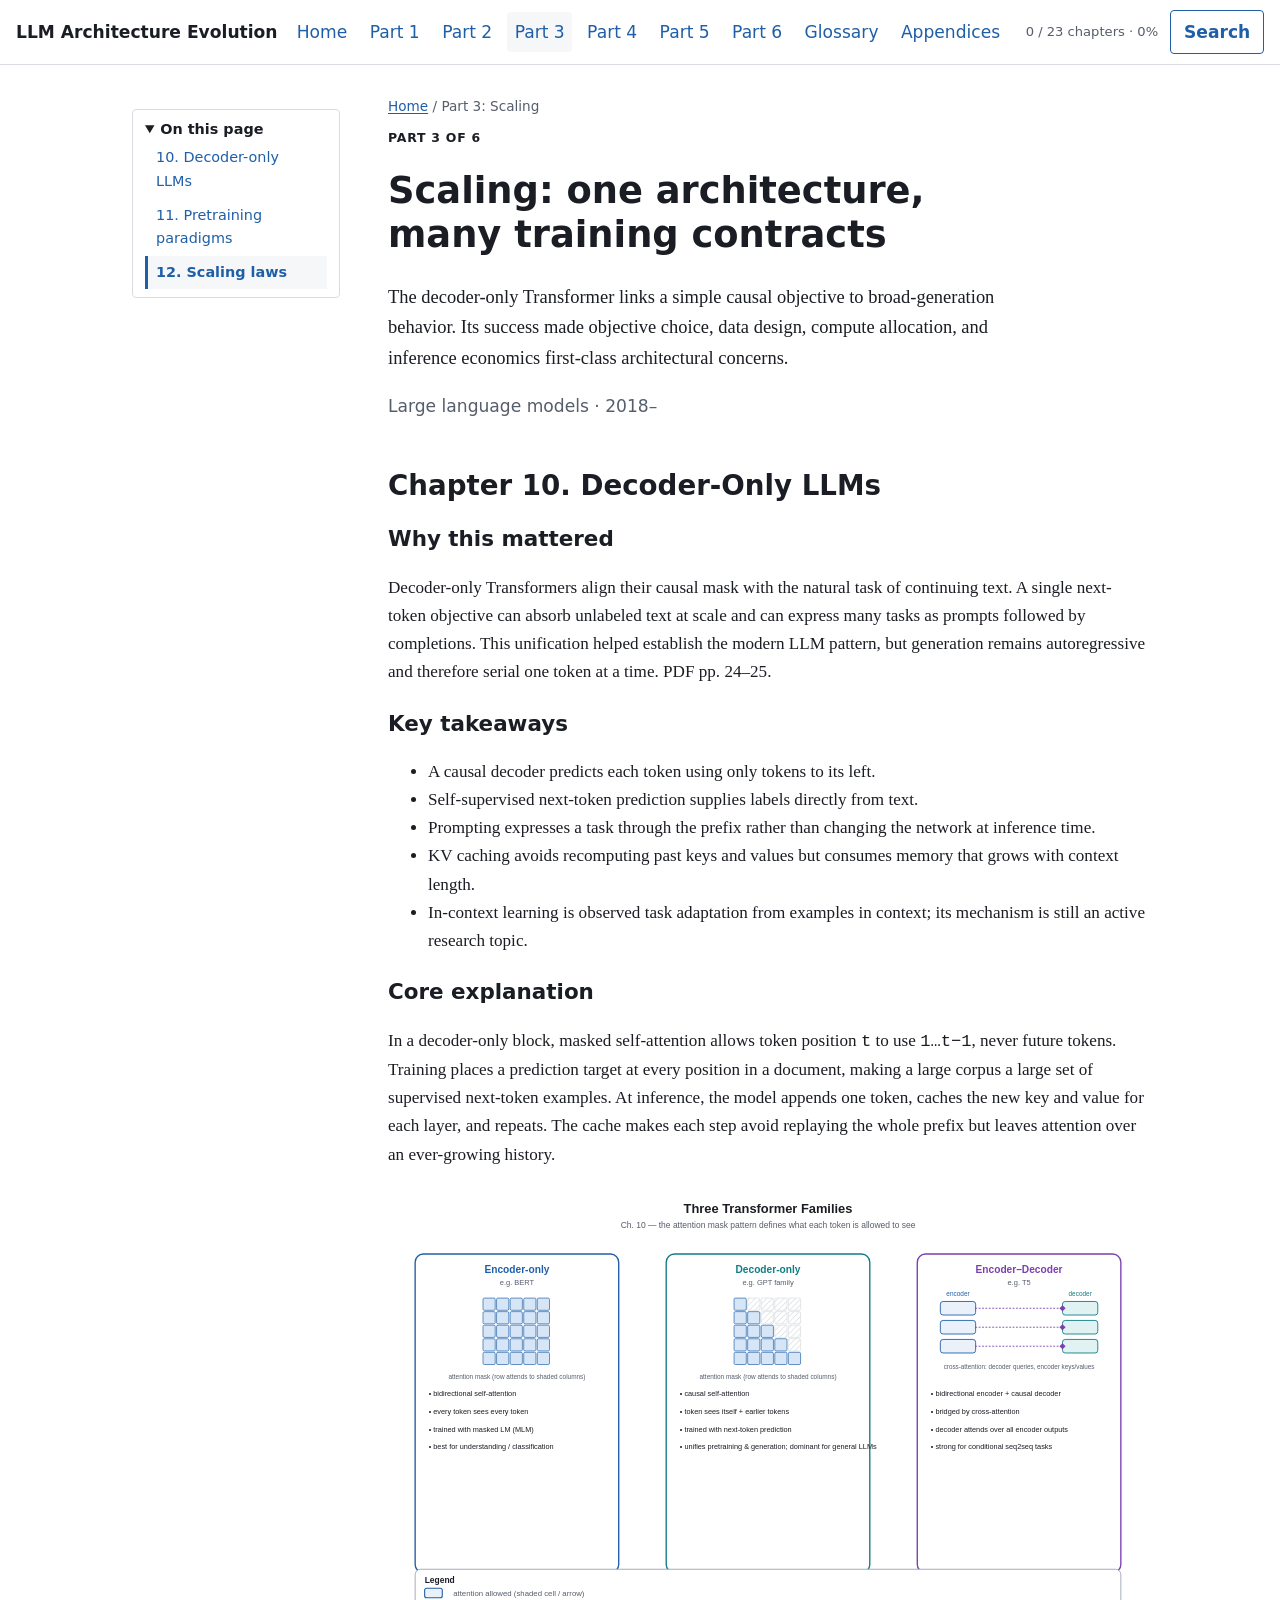
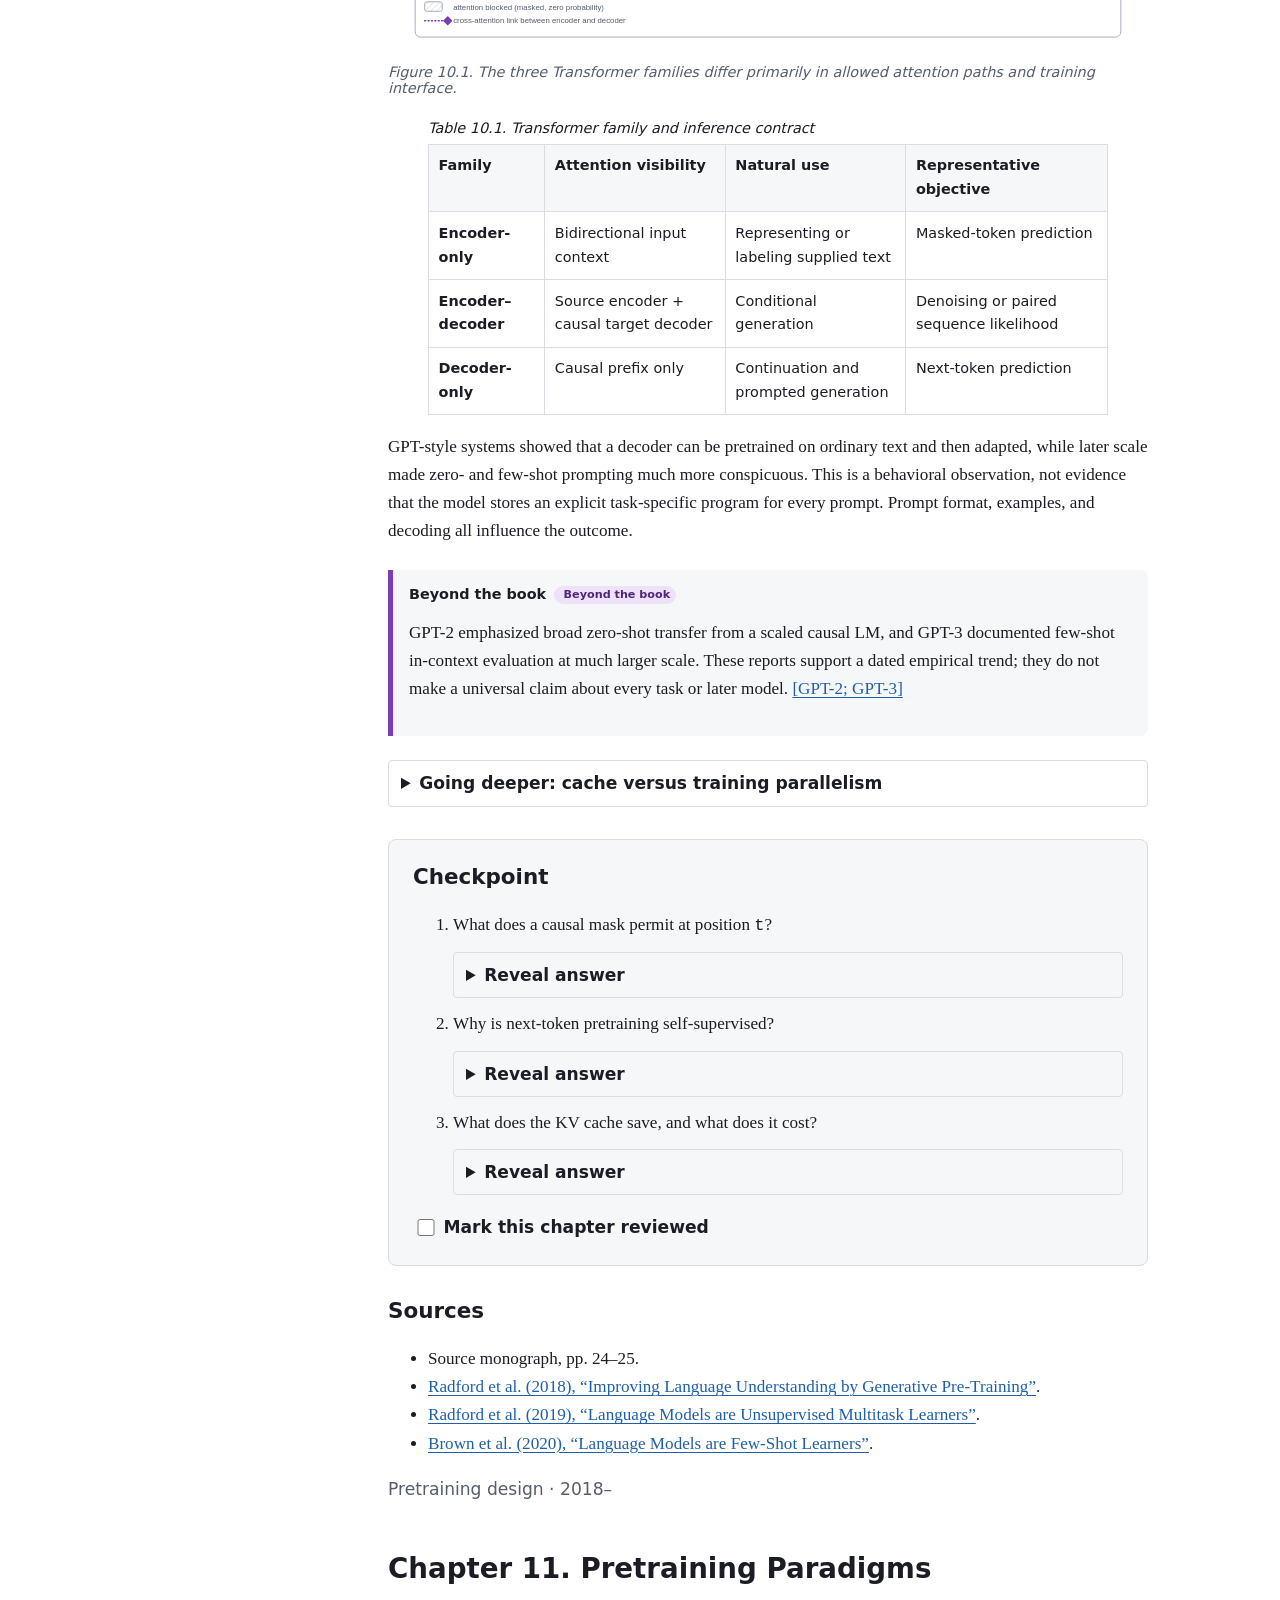
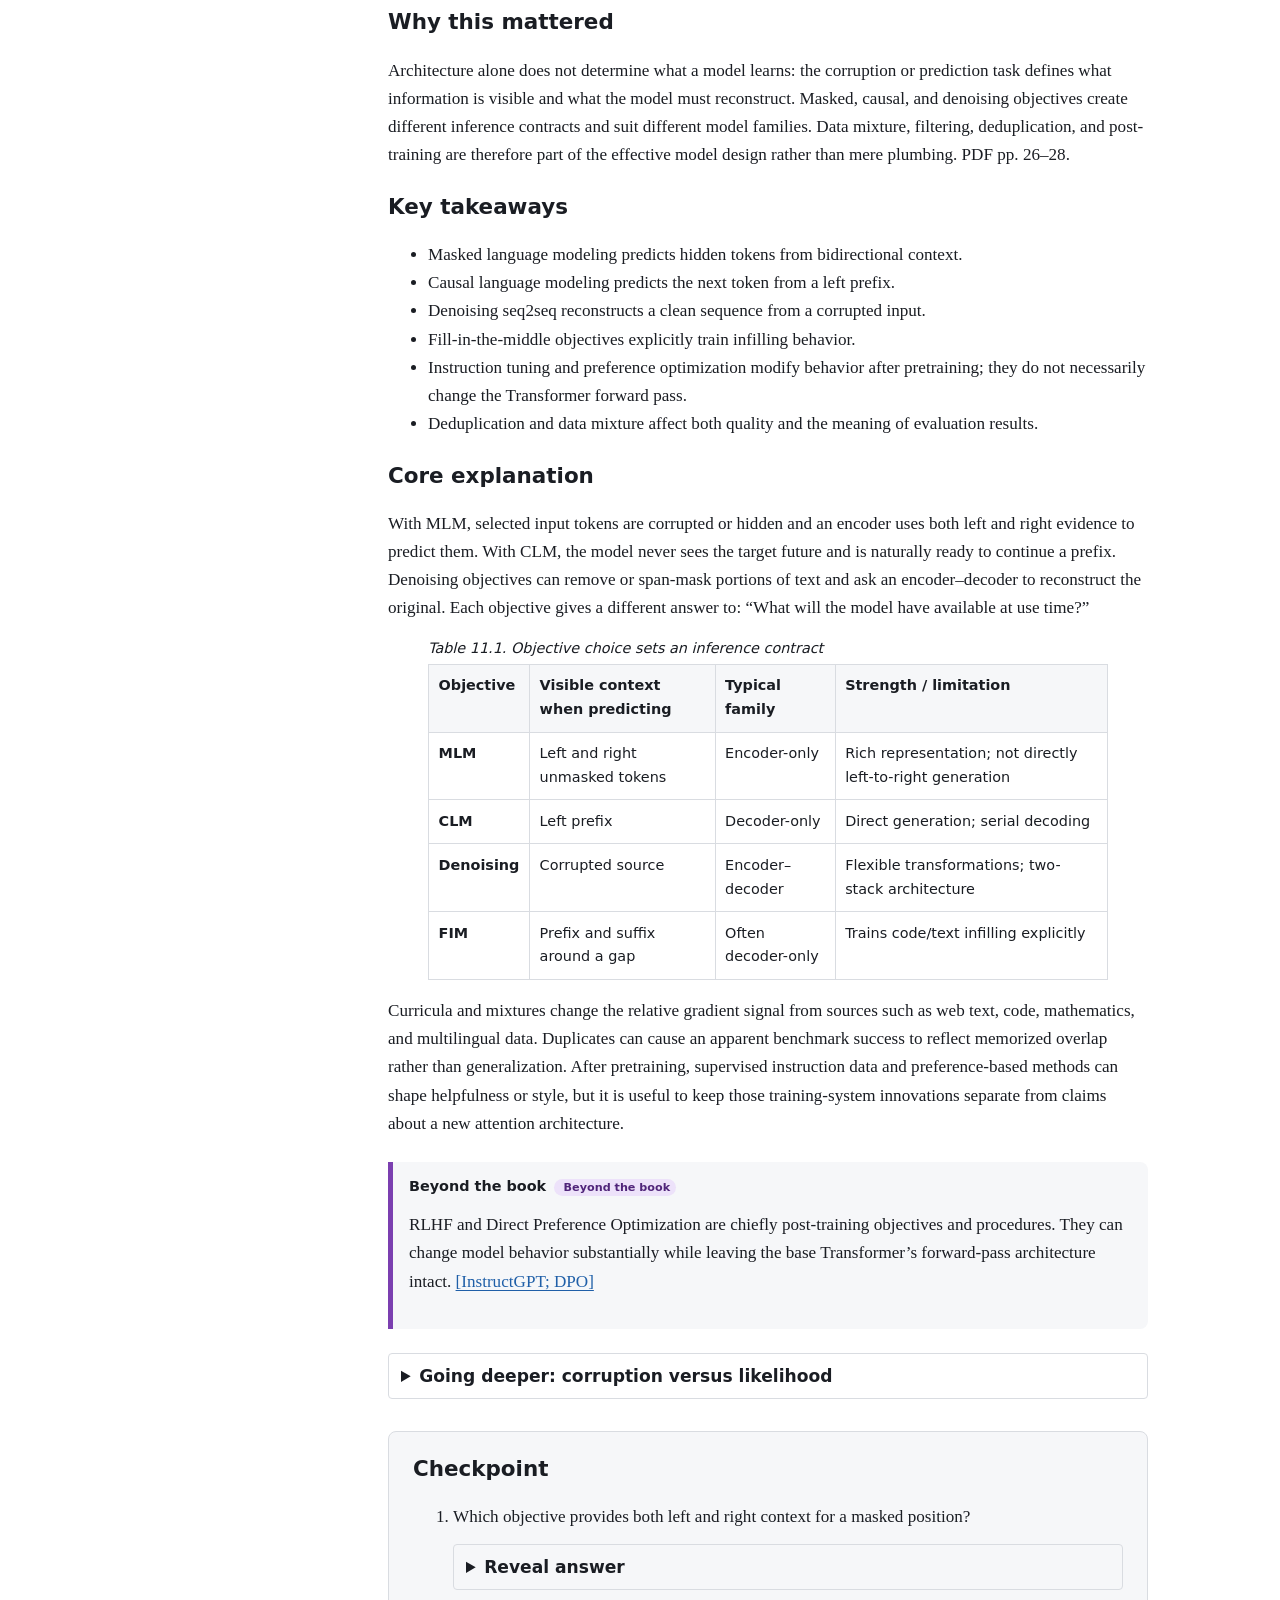
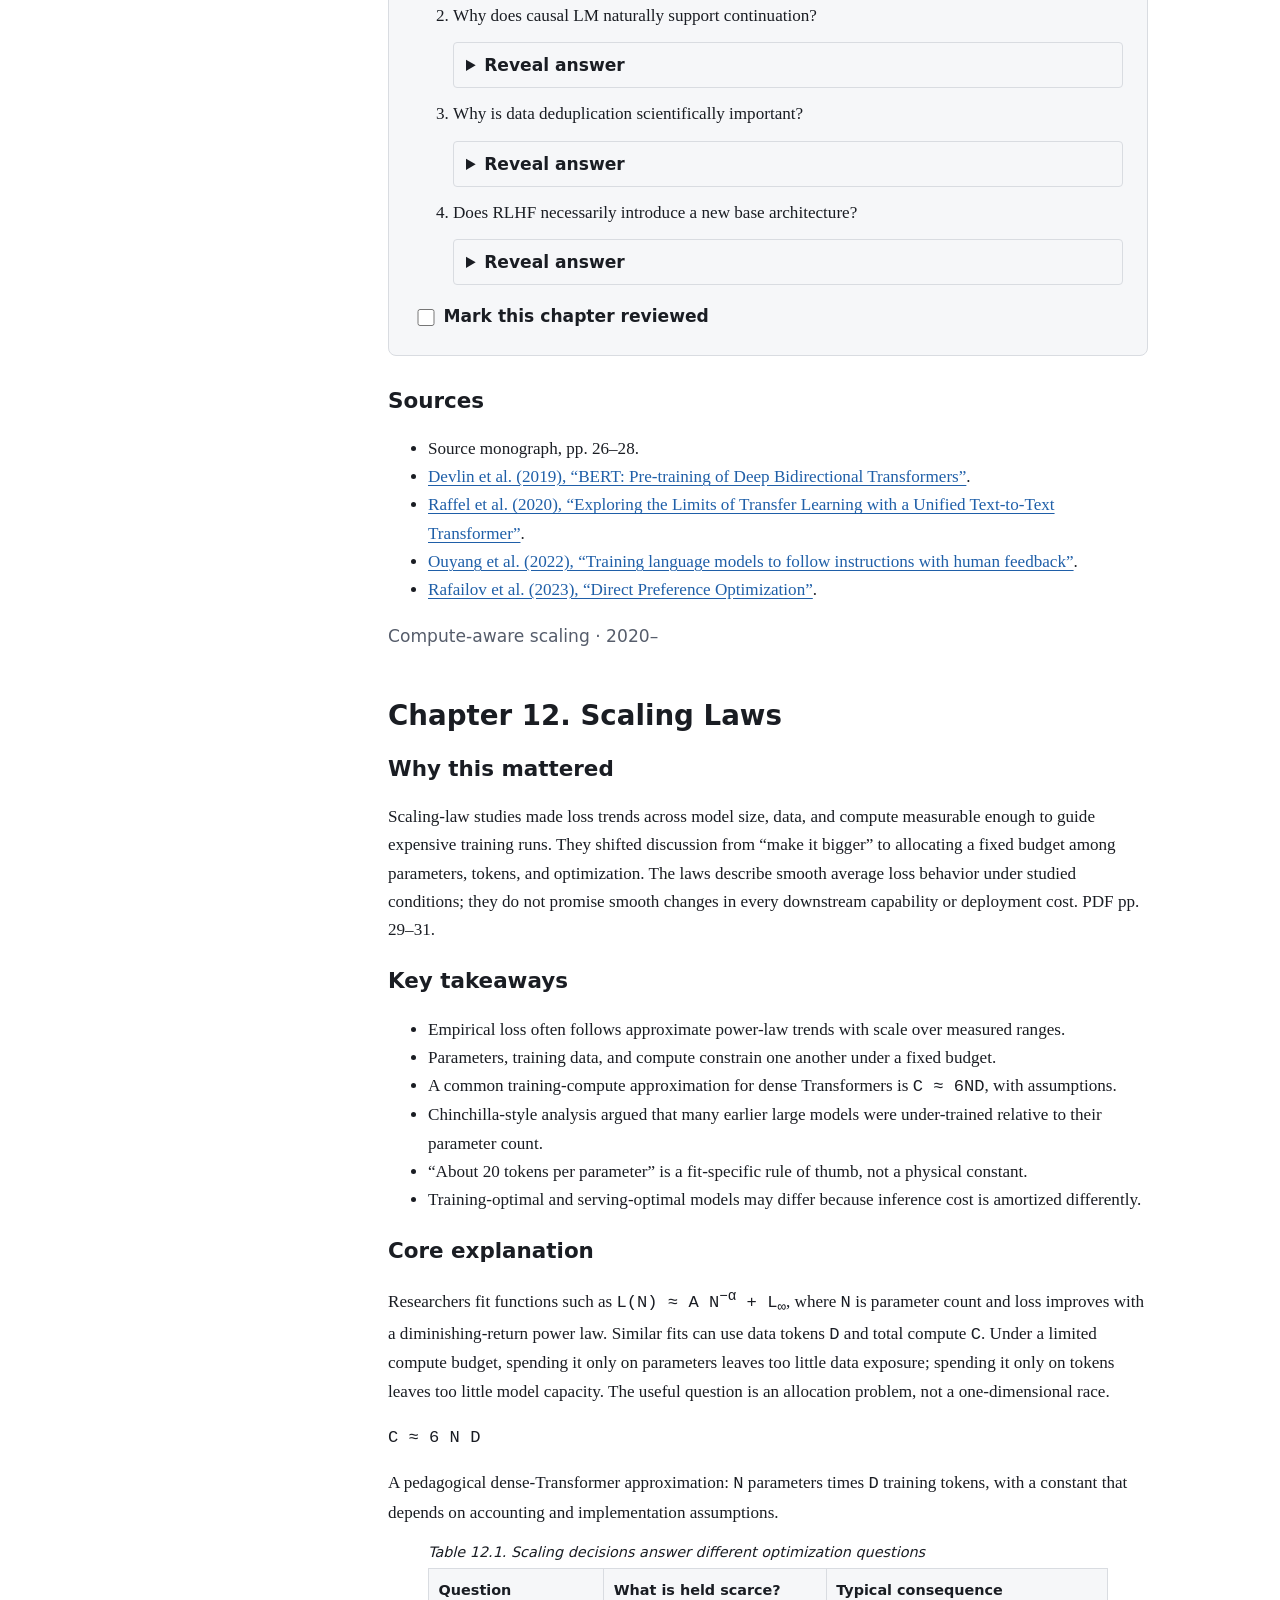
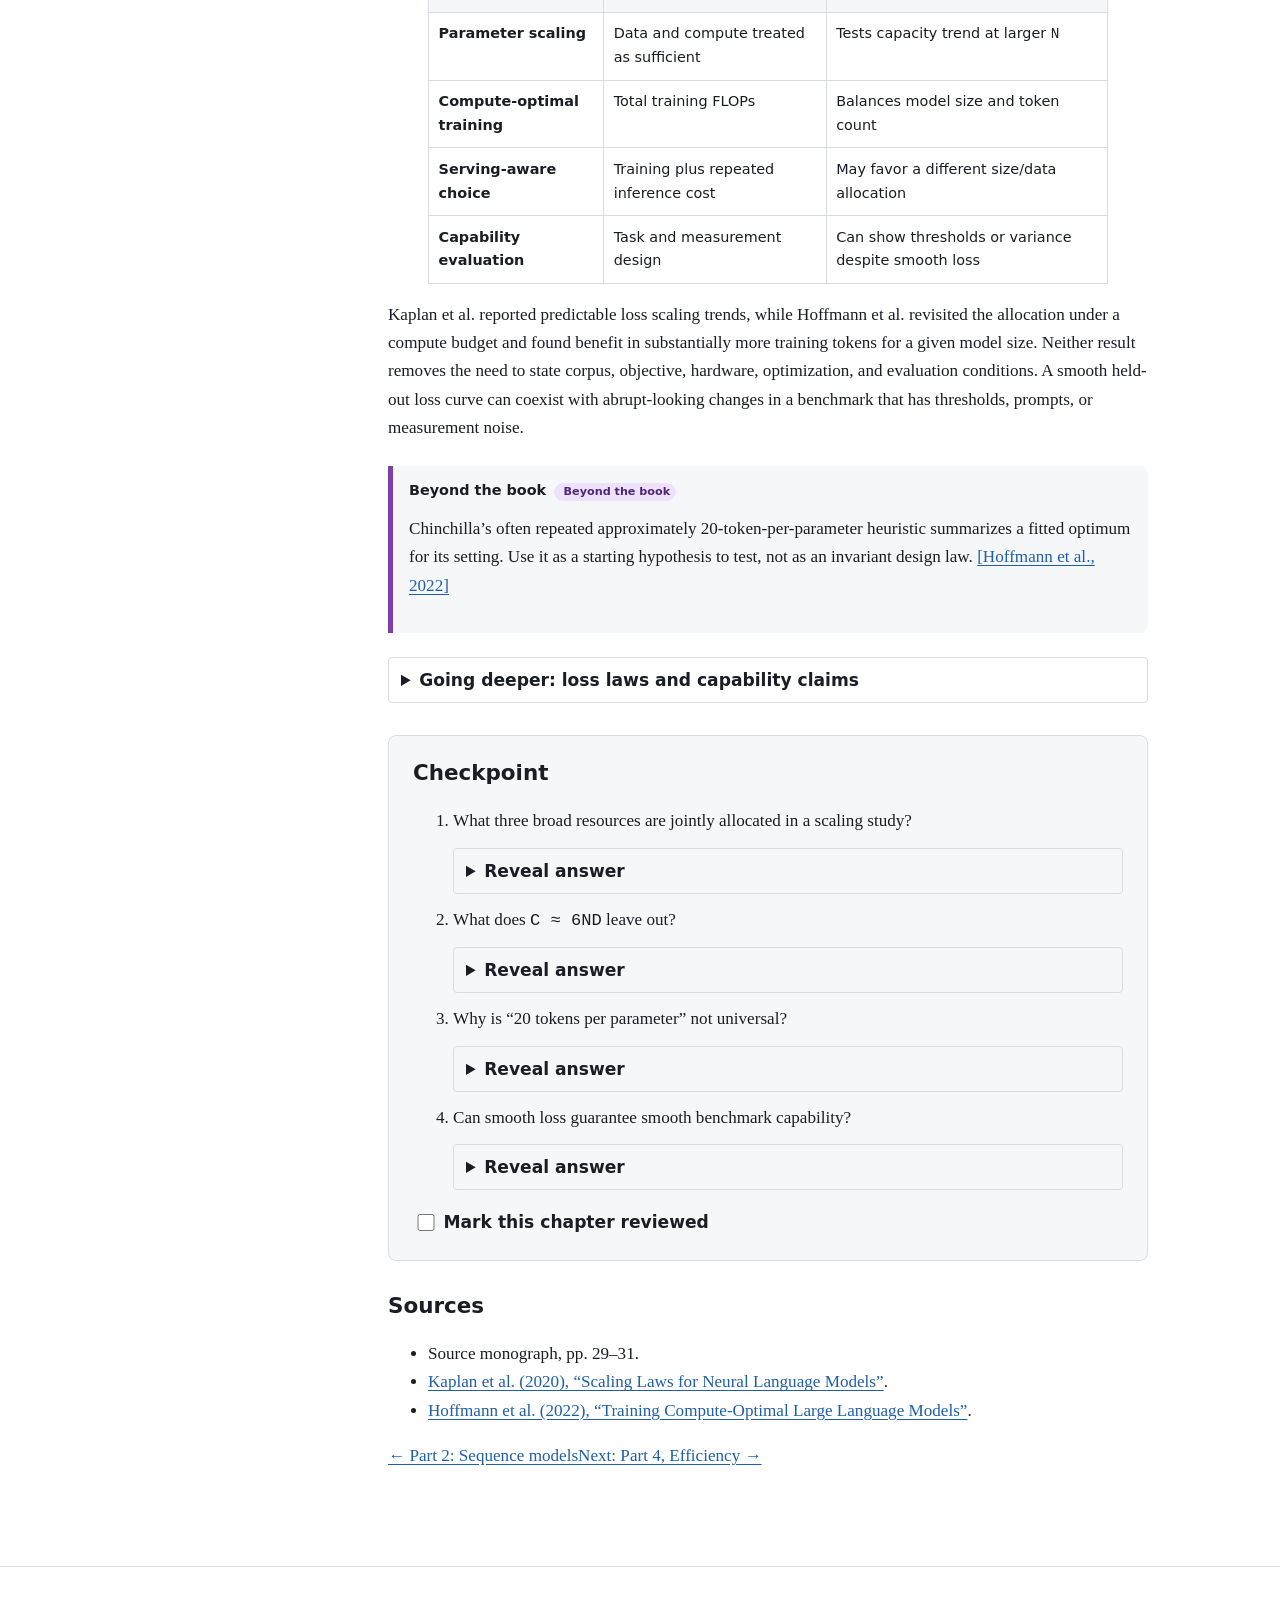
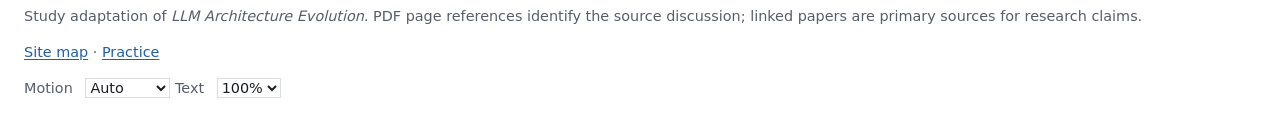
<file: part-3-scaling.html>
<!doctype html>
<html lang="en">
<head>
  <meta charset="utf-8"><meta name="viewport" content="width=device-width, initial-scale=1">
  <meta name="description" content="LLM Architecture Evolution study guide: decoder-only large language models, pretraining paradigms, and scaling laws.">
  <title>Part 3: Scaling — LLM Architecture Evolution</title>
  <link rel="stylesheet" href="assets/styles.css"><link rel="stylesheet" href="assets/print.css" media="print">
  <script src="assets/data.js" defer></script><script src="assets/storage.js" defer></script><script src="assets/app.js" defer></script>
</head>
<body>
<a class="skip-link" href="#main">Skip to content</a>
<header class="site-header"><a class="site-title" href="index.html">LLM Architecture Evolution</a><nav aria-label="Primary navigation"><a href="index.html">Home</a><a href="part-1-foundations.html">Part 1</a><a href="part-2-sequence-models.html">Part 2</a><a aria-current="page" href="part-3-scaling.html">Part 3</a><a href="part-4-efficiency.html">Part 4</a><a href="part-5-frontiers.html">Part 5</a><a href="part-6-synthesis.html">Part 6</a><a href="glossary.html">Glossary</a><a href="appendices.html">Appendices</a><a href="code-appendix.html">Code</a><a href="practice.html">Practice</a><a href="sitemap.html">Sitemap</a></nav><p class="progress-indicator" aria-live="polite">Progress loads when JavaScript is available.</p></header>
<div class="page-layout"><nav class="toc-sidebar" aria-label="On this page"><details open><summary>On this page</summary><ol><li><a href="#ch-10">10. Decoder-only LLMs</a></li><li><a href="#ch-11">11. Pretraining paradigms</a></li><li><a href="#ch-12">12. Scaling laws</a></li></ol></details></nav>
<main id="main"><nav class="breadcrumb" aria-label="Breadcrumb"><a href="index.html">Home</a> / <span aria-current="page">Part 3: Scaling</span></nav><header class="part-intro"><p class="eyebrow">Part 3 of 6</p><h1>Scaling: one architecture, many training contracts</h1><p>The decoder-only Transformer links a simple causal objective to broad-generation behavior. Its success made objective choice, data design, compute allocation, and inference economics first-class architectural concerns.</p></header>

<section id="ch-10" aria-labelledby="ch-10-title"><header><p><span class="era-badge">Large language models · 2018–</span></p><h2 id="ch-10-title">Chapter 10. Decoder-Only LLMs</h2></header>
<h3>Why this mattered</h3><p>Decoder-only Transformers align their causal mask with the natural task of continuing text. A single next-token objective can absorb unlabeled text at scale and can express many tasks as prompts followed by completions. This unification helped establish the modern LLM pattern, but generation remains autoregressive and therefore serial one token at a time. <span class="source-note">PDF pp. 24–25.</span></p>
<h3>Key takeaways</h3><ul><li>A causal decoder predicts each token using only tokens to its left.</li><li>Self-supervised next-token prediction supplies labels directly from text.</li><li>Prompting expresses a task through the prefix rather than changing the network at inference time.</li><li>KV caching avoids recomputing past keys and values but consumes memory that grows with context length.</li><li>In-context learning is observed task adaptation from examples in context; its mechanism is still an active research topic.</li></ul>
<h3>Core explanation</h3><p>In a decoder-only block, masked self-attention allows token position <code>t</code> to use <code>1…t−1</code>, never future tokens. Training places a prediction target at every position in a document, making a large corpus a large set of supervised next-token examples. At inference, the model appends one token, caches the new key and value for each layer, and repeats. The cache makes each step avoid replaying the whole prefix but leaves attention over an ever-growing history.</p>
<figure class="diagram" role="group" aria-labelledby="dg-10-title"><img src="assets/diagrams/decoder-families.svg" alt="Comparison of encoder-only bidirectional processing, encoder-decoder cross-attention, and decoder-only causal self-attention."><figcaption id="dg-10-title">Figure 10.1. The three Transformer families differ primarily in allowed attention paths and training interface.</figcaption></figure>
<figure class="comparison-table-wrap"><figcaption>Table 10.1. Transformer family and inference contract</figcaption><div class="table-scroll"><table class="comparison-table"><thead><tr><th scope="col">Family</th><th scope="col">Attention visibility</th><th scope="col">Natural use</th><th scope="col">Representative objective</th></tr></thead><tbody><tr><th scope="row">Encoder-only</th><td>Bidirectional input context</td><td>Representing or labeling supplied text</td><td>Masked-token prediction</td></tr><tr><th scope="row">Encoder–decoder</th><td>Source encoder + causal target decoder</td><td>Conditional generation</td><td>Denoising or paired sequence likelihood</td></tr><tr><th scope="row">Decoder-only</th><td>Causal prefix only</td><td>Continuation and prompted generation</td><td>Next-token prediction</td></tr></tbody></table></div></figure>
<p>GPT-style systems showed that a decoder can be pretrained on ordinary text and then adapted, while later scale made zero- and few-shot prompting much more conspicuous. This is a behavioral observation, not evidence that the model stores an explicit task-specific program for every prompt. Prompt format, examples, and decoding all influence the outcome.</p>
<aside class="callout" data-type="research"><p class="callout-label">Beyond the book</p><div class="callout-body"><p>GPT-2 emphasized broad zero-shot transfer from a scaled causal LM, and GPT-3 documented few-shot in-context evaluation at much larger scale. These reports support a dated empirical trend; they do not make a universal claim about every task or later model. <a href="#sources-ch-10">[GPT-2; GPT-3]</a></p></div></aside>
<details><summary>Going deeper: cache versus training parallelism</summary><p>During training, a causal mask lets all positions in a known sequence be processed in parallel. During generation, the next token is not known until the preceding token is sampled, so decoding is serial. KV caching changes repeated compute into memory: it stores each past layer’s keys and values, while the new query attends to them.</p></details>
<div class="checkpoint" data-chapter="ch-10"><h3>Checkpoint</h3><ol class="checkpoint-questions"><li>What does a causal mask permit at position <code>t</code>?<details><summary>Reveal answer</summary>Attention to earlier (and conventionally its own) positions, but not to later tokens.</details></li><li>Why is next-token pretraining self-supervised?<details><summary>Reveal answer</summary>The following token in ordinary text is the target, so labels come from the data itself.</details></li><li>What does the KV cache save, and what does it cost?<details><summary>Reveal answer</summary>It saves recomputation of past projections but consumes memory proportional to cached history.</details></li></ol><label class="mark-reviewed"><input type="checkbox" data-progress-key="ch-10"> Mark this chapter reviewed</label></div>
<footer class="chapter-sources" id="sources-ch-10"><h3>Sources</h3><ul><li>Source monograph, pp. 24–25.</li><li><a href="https://cdn.openai.com/research-covers/language-unsupervised/language_understanding_paper.pdf">Radford et al. (2018), “Improving Language Understanding by Generative Pre-Training”</a>.</li><li><a href="https://cdn.openai.com/better-language-models/language_models_are_unsupervised_multitask_learners.pdf">Radford et al. (2019), “Language Models are Unsupervised Multitask Learners”</a>.</li><li><a href="https://arxiv.org/abs/2005.14165">Brown et al. (2020), “Language Models are Few-Shot Learners”</a>.</li></ul></footer></section>

<section id="ch-11" aria-labelledby="ch-11-title"><header><p><span class="era-badge">Pretraining design · 2018–</span></p><h2 id="ch-11-title">Chapter 11. Pretraining Paradigms</h2></header>
<h3>Why this mattered</h3><p>Architecture alone does not determine what a model learns: the corruption or prediction task defines what information is visible and what the model must reconstruct. Masked, causal, and denoising objectives create different inference contracts and suit different model families. Data mixture, filtering, deduplication, and post-training are therefore part of the effective model design rather than mere plumbing. <span class="source-note">PDF pp. 26–28.</span></p>
<h3>Key takeaways</h3><ul><li>Masked language modeling predicts hidden tokens from bidirectional context.</li><li>Causal language modeling predicts the next token from a left prefix.</li><li>Denoising seq2seq reconstructs a clean sequence from a corrupted input.</li><li>Fill-in-the-middle objectives explicitly train infilling behavior.</li><li>Instruction tuning and preference optimization modify behavior after pretraining; they do not necessarily change the Transformer forward pass.</li><li>Deduplication and data mixture affect both quality and the meaning of evaluation results.</li></ul>
<h3>Core explanation</h3><p>With MLM, selected input tokens are corrupted or hidden and an encoder uses both left and right evidence to predict them. With CLM, the model never sees the target future and is naturally ready to continue a prefix. Denoising objectives can remove or span-mask portions of text and ask an encoder–decoder to reconstruct the original. Each objective gives a different answer to: “What will the model have available at use time?”</p>
<figure class="comparison-table-wrap"><figcaption>Table 11.1. Objective choice sets an inference contract</figcaption><div class="table-scroll"><table class="comparison-table"><thead><tr><th scope="col">Objective</th><th scope="col">Visible context when predicting</th><th scope="col">Typical family</th><th scope="col">Strength / limitation</th></tr></thead><tbody><tr><th scope="row">MLM</th><td>Left and right unmasked tokens</td><td>Encoder-only</td><td>Rich representation; not directly left-to-right generation</td></tr><tr><th scope="row">CLM</th><td>Left prefix</td><td>Decoder-only</td><td>Direct generation; serial decoding</td></tr><tr><th scope="row">Denoising</th><td>Corrupted source</td><td>Encoder–decoder</td><td>Flexible transformations; two-stack architecture</td></tr><tr><th scope="row">FIM</th><td>Prefix and suffix around a gap</td><td>Often decoder-only</td><td>Trains code/text infilling explicitly</td></tr></tbody></table></div></figure>
<p>Curricula and mixtures change the relative gradient signal from sources such as web text, code, mathematics, and multilingual data. Duplicates can cause an apparent benchmark success to reflect memorized overlap rather than generalization. After pretraining, supervised instruction data and preference-based methods can shape helpfulness or style, but it is useful to keep those training-system innovations separate from claims about a new attention architecture.</p>
<aside class="callout" data-type="research"><p class="callout-label">Beyond the book</p><div class="callout-body"><p>RLHF and Direct Preference Optimization are chiefly post-training objectives and procedures. They can change model behavior substantially while leaving the base Transformer’s forward-pass architecture intact. <a href="#sources-ch-11">[InstructGPT; DPO]</a></p></div></aside>
<details><summary>Going deeper: corruption versus likelihood</summary><p>These losses are related but not interchangeable. A causal model maximizes a left-to-right factorization of sequence likelihood. A masked objective predicts selected positions under a corruption scheme, and denoising models condition on a transformed source. When comparing numbers across objectives, ask whether the same tokens, conditioning information, and evaluation protocol are being scored.</p></details>
<div class="checkpoint" data-chapter="ch-11"><h3>Checkpoint</h3><ol class="checkpoint-questions"><li>Which objective provides both left and right context for a masked position?<details><summary>Reveal answer</summary>Masked language modeling.</details></li><li>Why does causal LM naturally support continuation?<details><summary>Reveal answer</summary>Its training prediction at every position uses only a left prefix, matching generation’s available context.</details></li><li>Why is data deduplication scientifically important?<details><summary>Reveal answer</summary>It reduces train–test overlap and memorization effects that can mislead evaluation.</details></li><li>Does RLHF necessarily introduce a new base architecture?<details><summary>Reveal answer</summary>No; it primarily changes post-training objectives and supporting training systems.</details></li></ol><label class="mark-reviewed"><input type="checkbox" data-progress-key="ch-11"> Mark this chapter reviewed</label></div>
<footer class="chapter-sources" id="sources-ch-11"><h3>Sources</h3><ul><li>Source monograph, pp. 26–28.</li><li><a href="https://arxiv.org/abs/1810.04805">Devlin et al. (2019), “BERT: Pre-training of Deep Bidirectional Transformers”</a>.</li><li><a href="https://arxiv.org/abs/1910.10683">Raffel et al. (2020), “Exploring the Limits of Transfer Learning with a Unified Text-to-Text Transformer”</a>.</li><li><a href="https://arxiv.org/abs/2203.02155">Ouyang et al. (2022), “Training language models to follow instructions with human feedback”</a>.</li><li><a href="https://arxiv.org/abs/2305.18290">Rafailov et al. (2023), “Direct Preference Optimization”</a>.</li></ul></footer></section>

<section id="ch-12" aria-labelledby="ch-12-title"><header><p><span class="era-badge">Compute-aware scaling · 2020–</span></p><h2 id="ch-12-title">Chapter 12. Scaling Laws</h2></header>
<h3>Why this mattered</h3><p>Scaling-law studies made loss trends across model size, data, and compute measurable enough to guide expensive training runs. They shifted discussion from “make it bigger” to allocating a fixed budget among parameters, tokens, and optimization. The laws describe smooth average loss behavior under studied conditions; they do not promise smooth changes in every downstream capability or deployment cost. <span class="source-note">PDF pp. 29–31.</span></p>
<h3>Key takeaways</h3><ul><li>Empirical loss often follows approximate power-law trends with scale over measured ranges.</li><li>Parameters, training data, and compute constrain one another under a fixed budget.</li><li>A common training-compute approximation for dense Transformers is <code>C ≈ 6ND</code>, with assumptions.</li><li>Chinchilla-style analysis argued that many earlier large models were under-trained relative to their parameter count.</li><li>“About 20 tokens per parameter” is a fit-specific rule of thumb, not a physical constant.</li><li>Training-optimal and serving-optimal models may differ because inference cost is amortized differently.</li></ul>
<h3>Core explanation</h3><p>Researchers fit functions such as <code>L(N) ≈ A N<sup>−α</sup> + L<sub>∞</sub></code>, where <code>N</code> is parameter count and loss improves with a diminishing-return power law. Similar fits can use data tokens <code>D</code> and total compute <code>C</code>. Under a limited compute budget, spending it only on parameters leaves too little data exposure; spending it only on tokens leaves too little model capacity. The useful question is an allocation problem, not a one-dimensional race.</p>
<div class="equation-card" role="group" aria-label="Training compute approximation"><code>C ≈ 6 N D</code><p>A pedagogical dense-Transformer approximation: <code>N</code> parameters times <code>D</code> training tokens, with a constant that depends on accounting and implementation assumptions.</p></div>
<figure class="comparison-table-wrap"><figcaption>Table 12.1. Scaling decisions answer different optimization questions</figcaption><div class="table-scroll"><table class="comparison-table"><thead><tr><th scope="col">Question</th><th scope="col">What is held scarce?</th><th scope="col">Typical consequence</th></tr></thead><tbody><tr><th scope="row">Parameter scaling</th><td>Data and compute treated as sufficient</td><td>Tests capacity trend at larger <code>N</code></td></tr><tr><th scope="row">Compute-optimal training</th><td>Total training FLOPs</td><td>Balances model size and token count</td></tr><tr><th scope="row">Serving-aware choice</th><td>Training plus repeated inference cost</td><td>May favor a different size/data allocation</td></tr><tr><th scope="row">Capability evaluation</th><td>Task and measurement design</td><td>Can show thresholds or variance despite smooth loss</td></tr></tbody></table></div></figure>
<p>Kaplan et al. reported predictable loss scaling trends, while Hoffmann et al. revisited the allocation under a compute budget and found benefit in substantially more training tokens for a given model size. Neither result removes the need to state corpus, objective, hardware, optimization, and evaluation conditions. A smooth held-out loss curve can coexist with abrupt-looking changes in a benchmark that has thresholds, prompts, or measurement noise.</p>
<aside class="callout" data-type="research"><p class="callout-label">Beyond the book</p><div class="callout-body"><p>Chinchilla’s often repeated approximately 20-token-per-parameter heuristic summarizes a fitted optimum for its setting. Use it as a starting hypothesis to test, not as an invariant design law. <a href="#sources-ch-12">[Hoffmann et al., 2022]</a></p></div></aside>
<details><summary>Going deeper: loss laws and capability claims</summary><p>A power law is an empirical relationship estimated from runs, not a derivation that every skill must improve continuously. Downstream scores can be nonlinear because the task uses exact-match thresholds, a particular prompt, a small test set, or a capability that becomes usable only beyond some error level. Report the underlying loss, the evaluation protocol, and uncertainty separately rather than treating one benchmark jump as proof of a new physical regime.</p></details>
<div class="checkpoint" data-chapter="ch-12"><h3>Checkpoint</h3><ol class="checkpoint-questions"><li>What three broad resources are jointly allocated in a scaling study?<details><summary>Reveal answer</summary>Model parameters, training data/tokens, and compute.</details></li><li>What does <code>C ≈ 6ND</code> leave out?<details><summary>Reveal answer</summary>It is an approximate accounting rule with assumptions; it omits many implementation, architecture, and systems details.</details></li><li>Why is “20 tokens per parameter” not universal?<details><summary>Reveal answer</summary>It is a fitted rule of thumb from a particular experimental setup and objective, not a law of nature.</details></li><li>Can smooth loss guarantee smooth benchmark capability?<details><summary>Reveal answer</summary>No; tasks and measurements can introduce thresholds, variance, and nonlinear-looking scores.</details></li></ol><label class="mark-reviewed"><input type="checkbox" data-progress-key="ch-12"> Mark this chapter reviewed</label></div>
<footer class="chapter-sources" id="sources-ch-12"><h3>Sources</h3><ul><li>Source monograph, pp. 29–31.</li><li><a href="https://arxiv.org/abs/2001.08361">Kaplan et al. (2020), “Scaling Laws for Neural Language Models”</a>.</li><li><a href="https://arxiv.org/abs/2203.15556">Hoffmann et al. (2022), “Training Compute-Optimal Large Language Models”</a>.</li></ul></footer></section>
<nav class="chapter-pagination" aria-label="Part navigation"><a href="part-2-sequence-models.html">← Part 2: Sequence models</a><a href="part-4-efficiency.html">Next: Part 4, Efficiency →</a></nav></main></div>
<footer class="site-footer"><p>Study adaptation of <em>LLM Architecture Evolution</em>. PDF page references identify the source discussion; linked papers are primary sources for research claims.</p><p><a href="sitemap.html">Site map</a> · <a href="practice.html">Practice</a></p></footer>
</body></html>
</file>
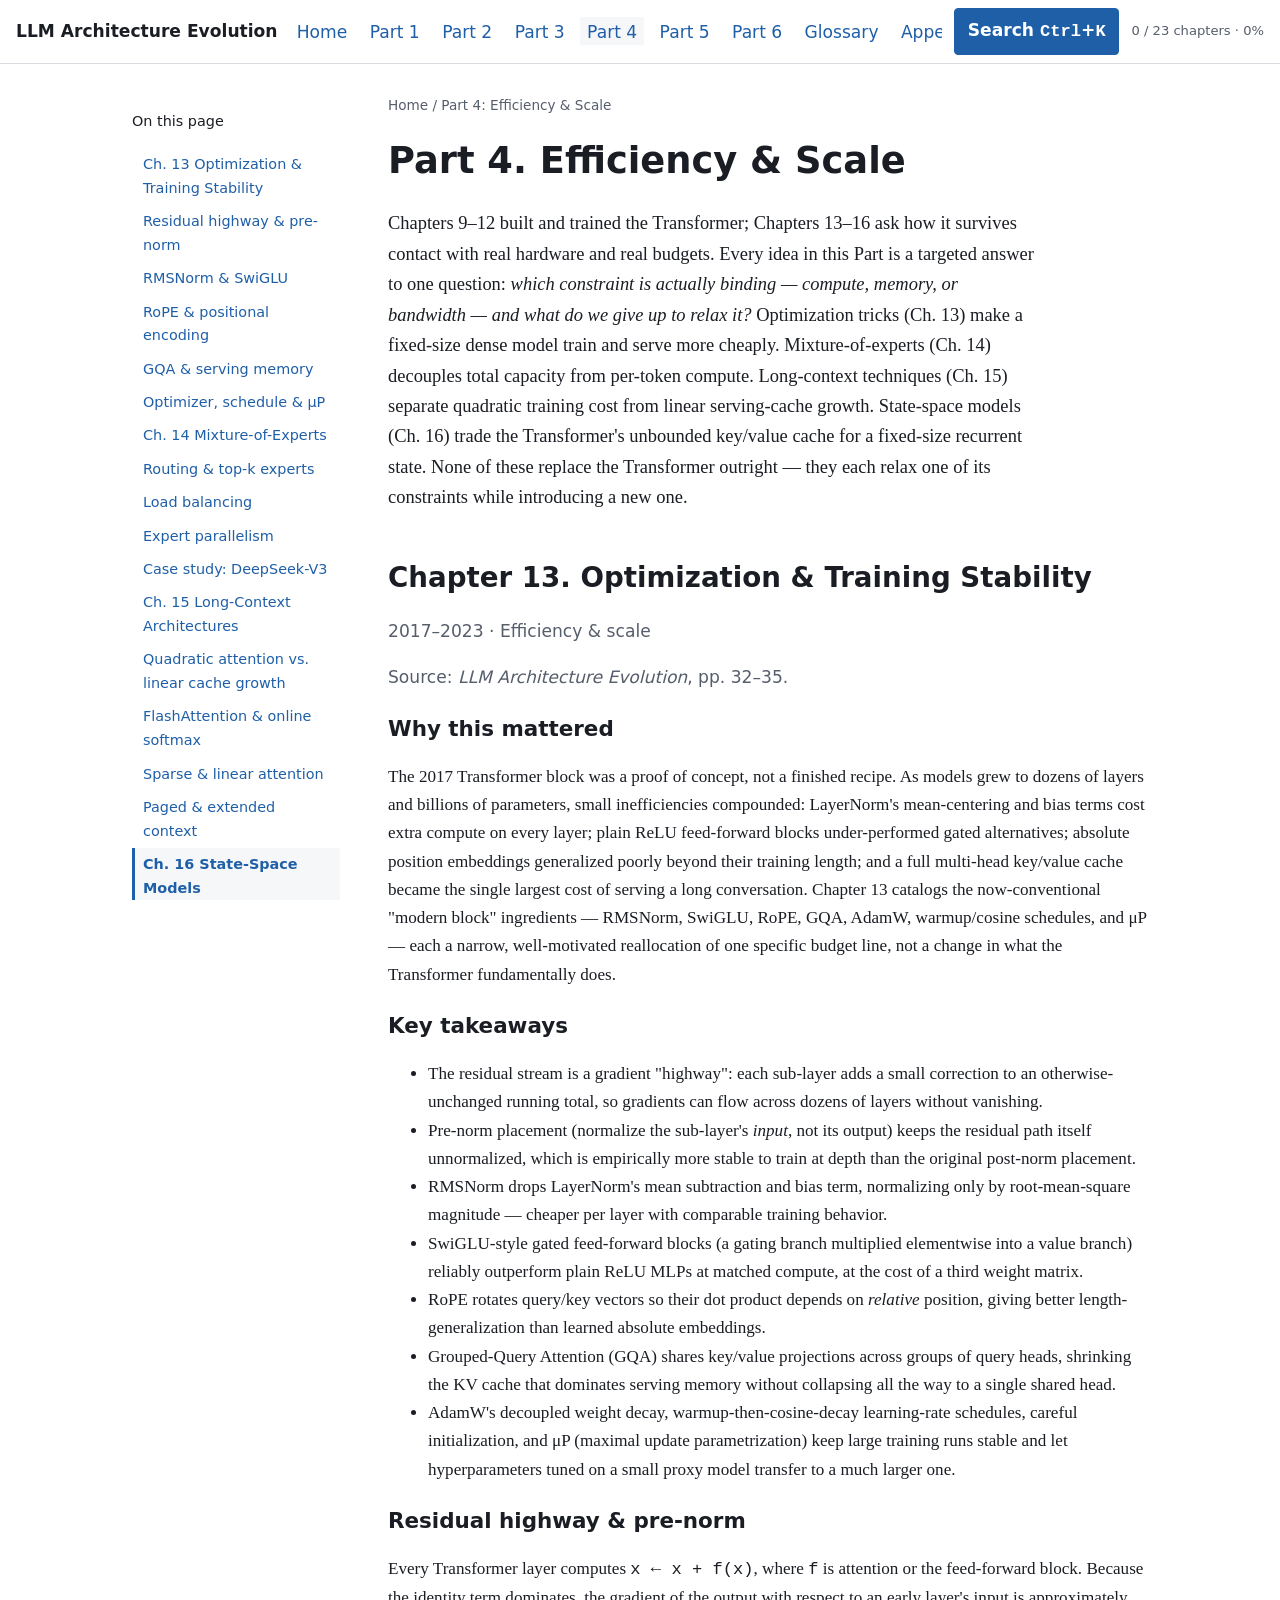
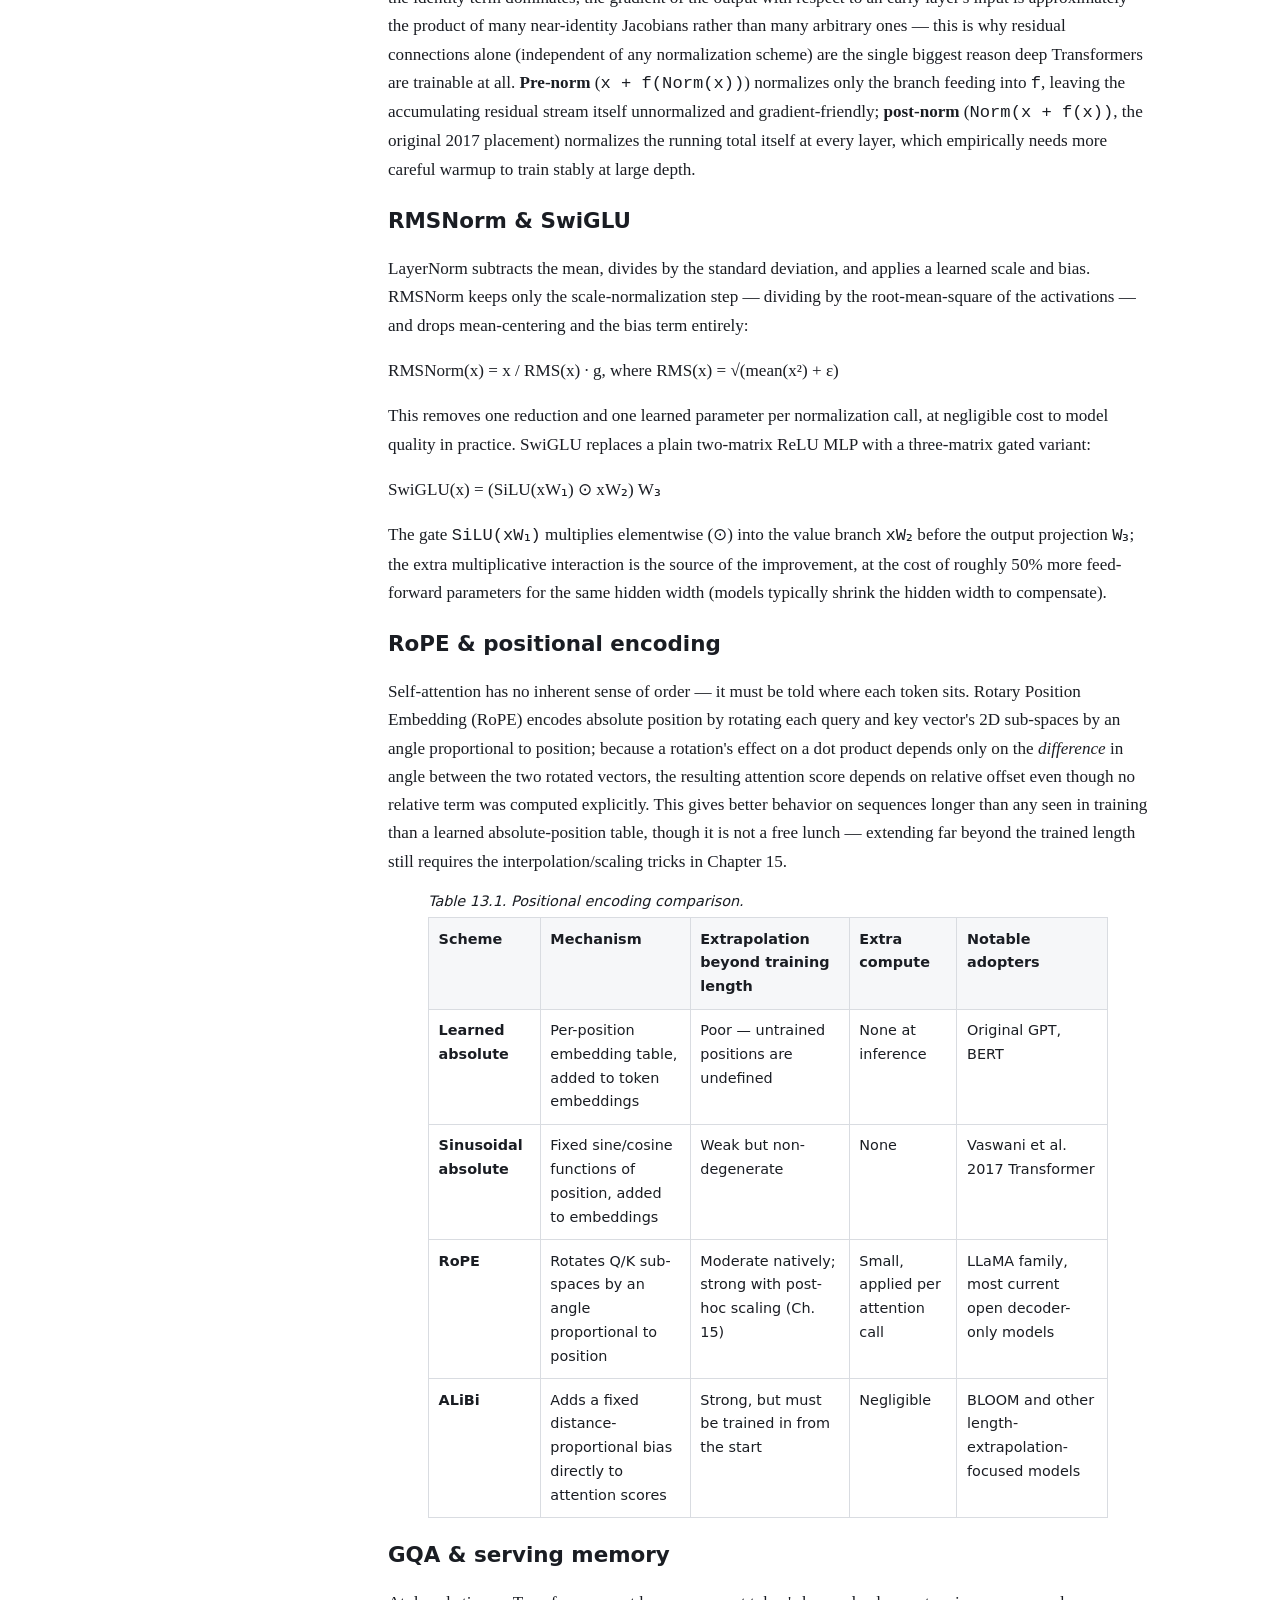
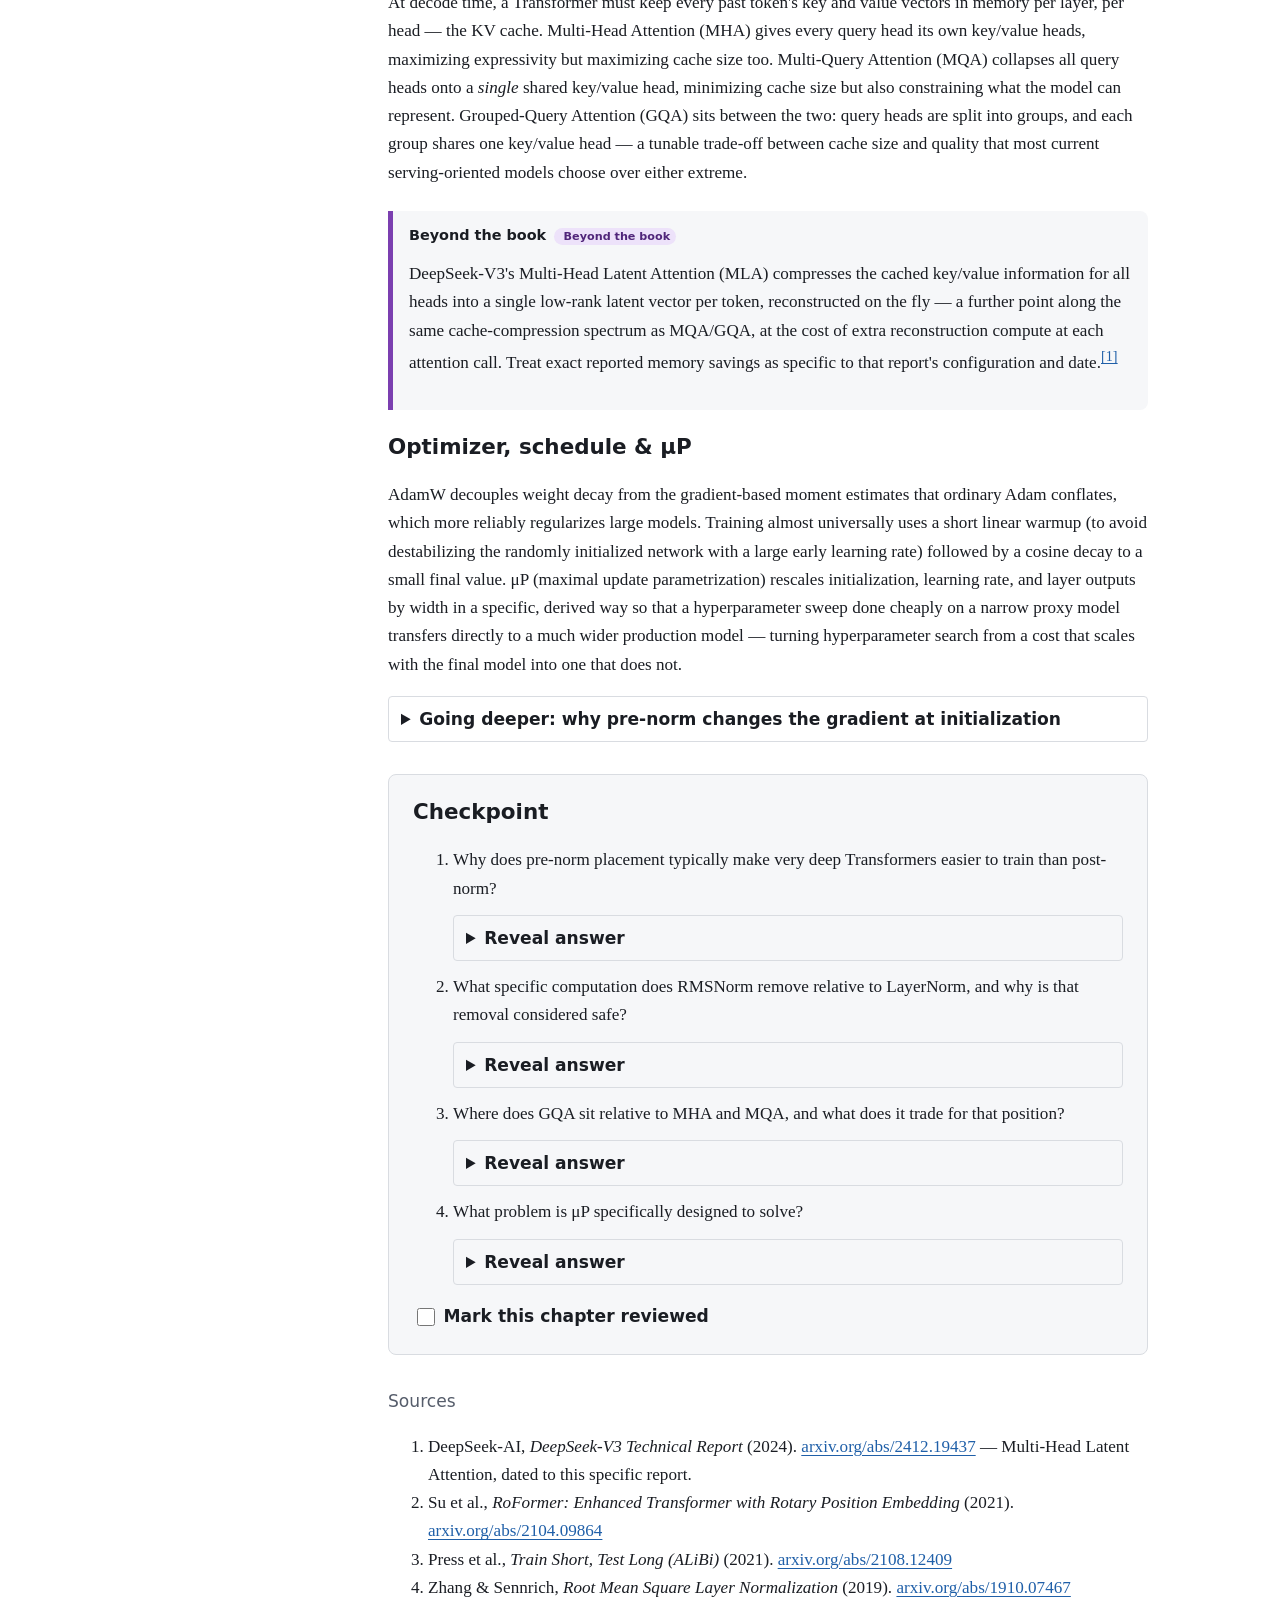
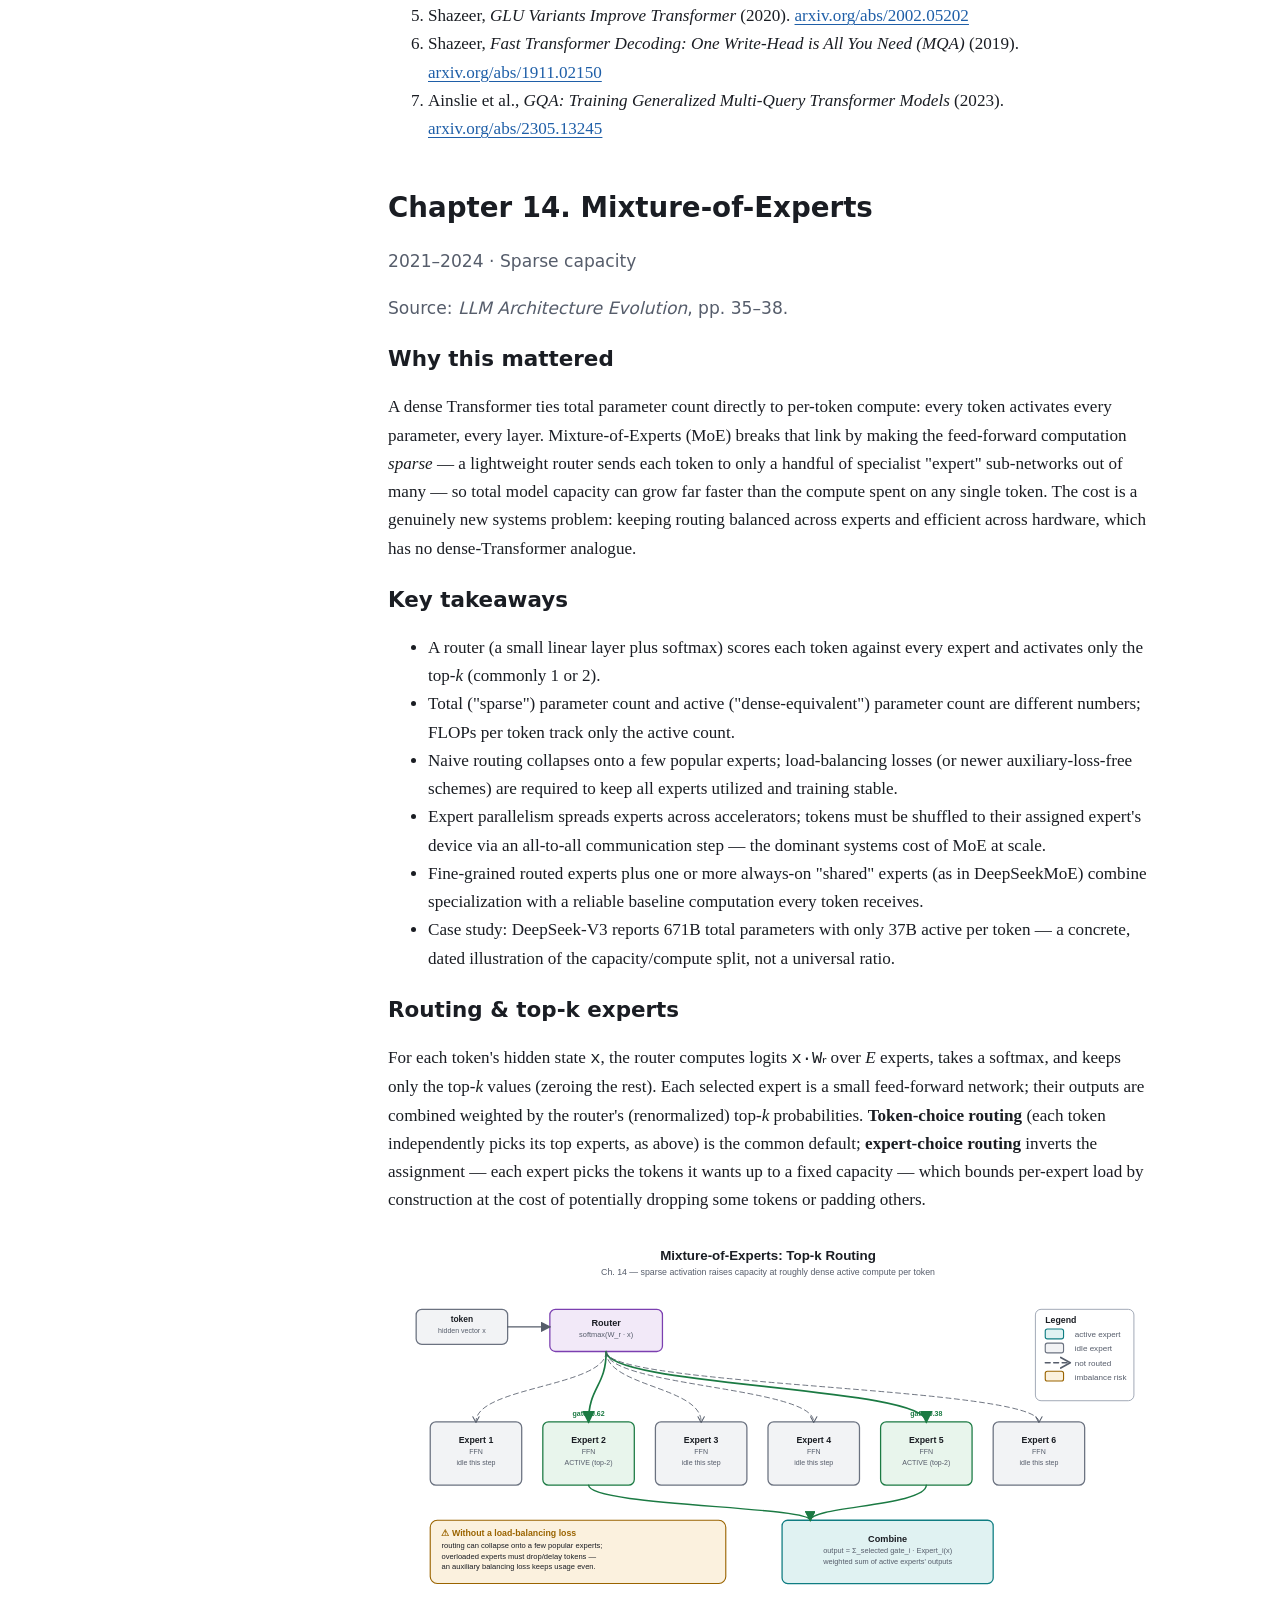
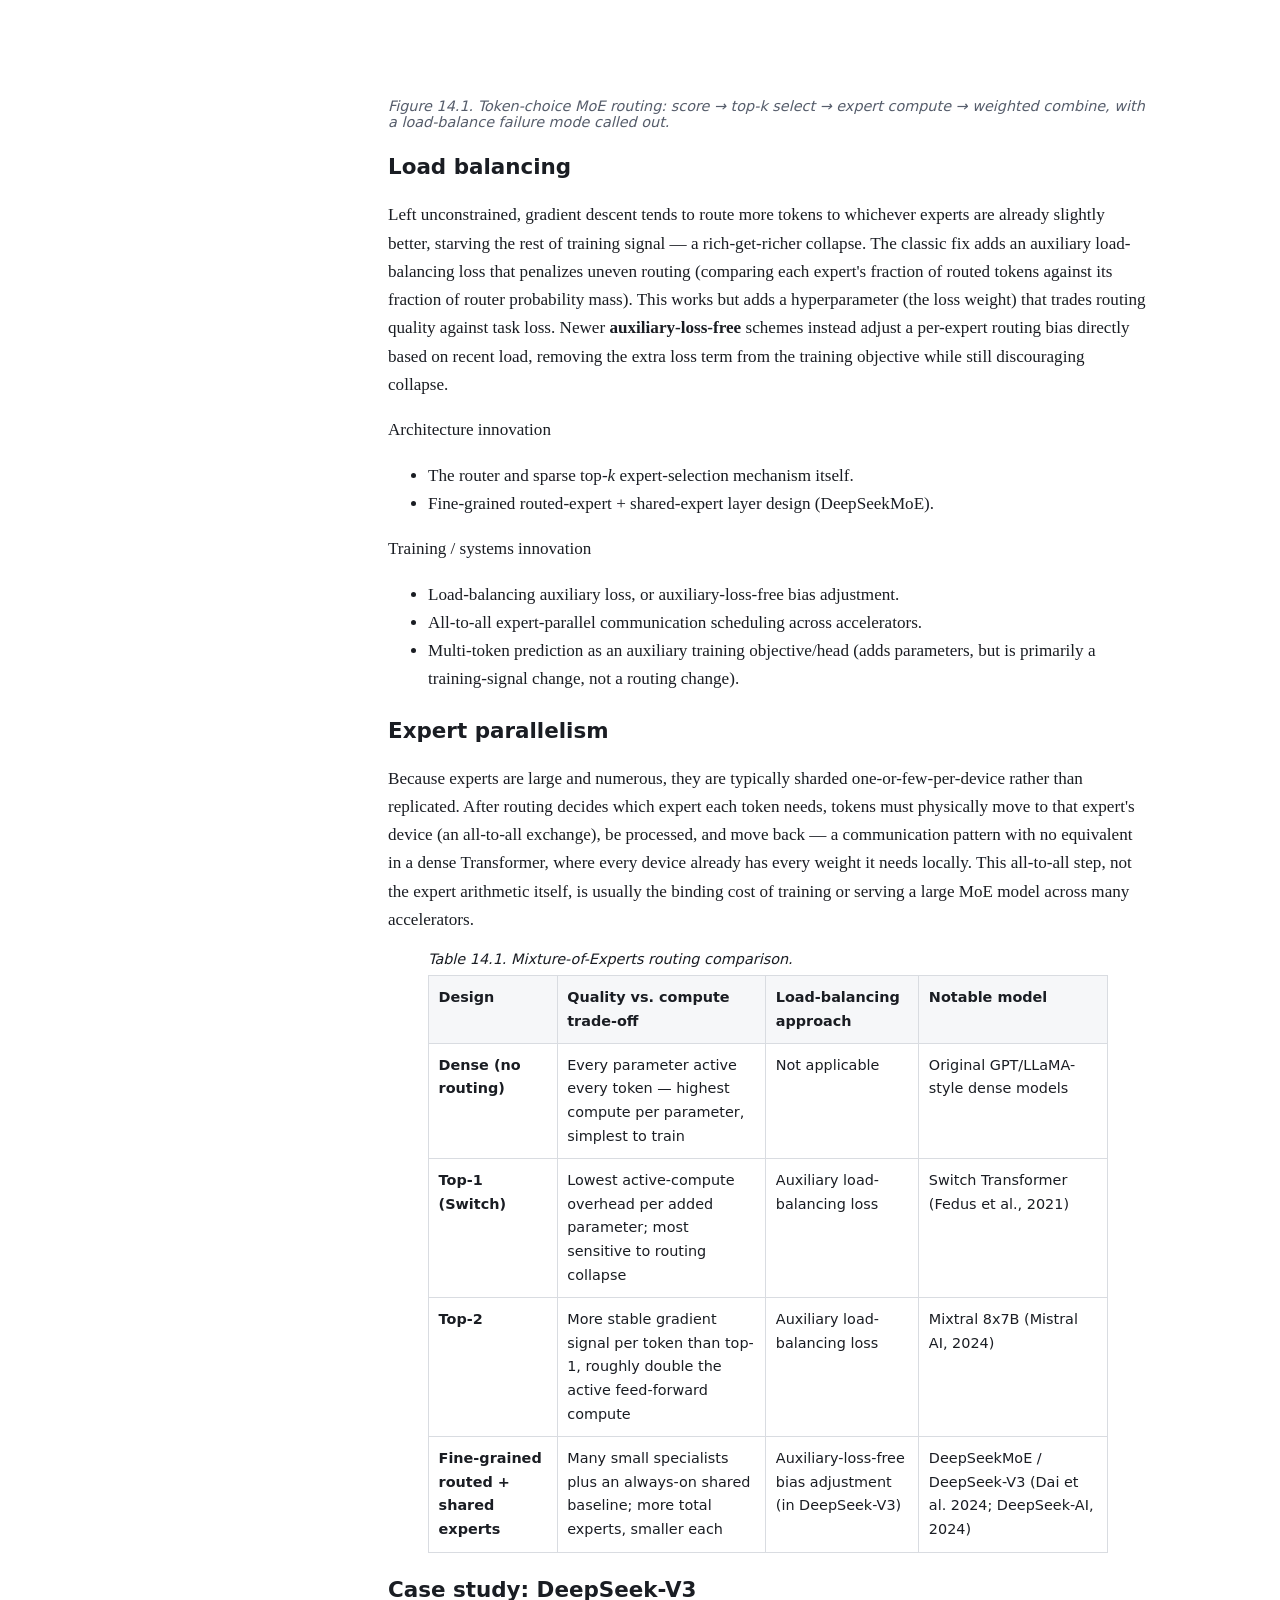
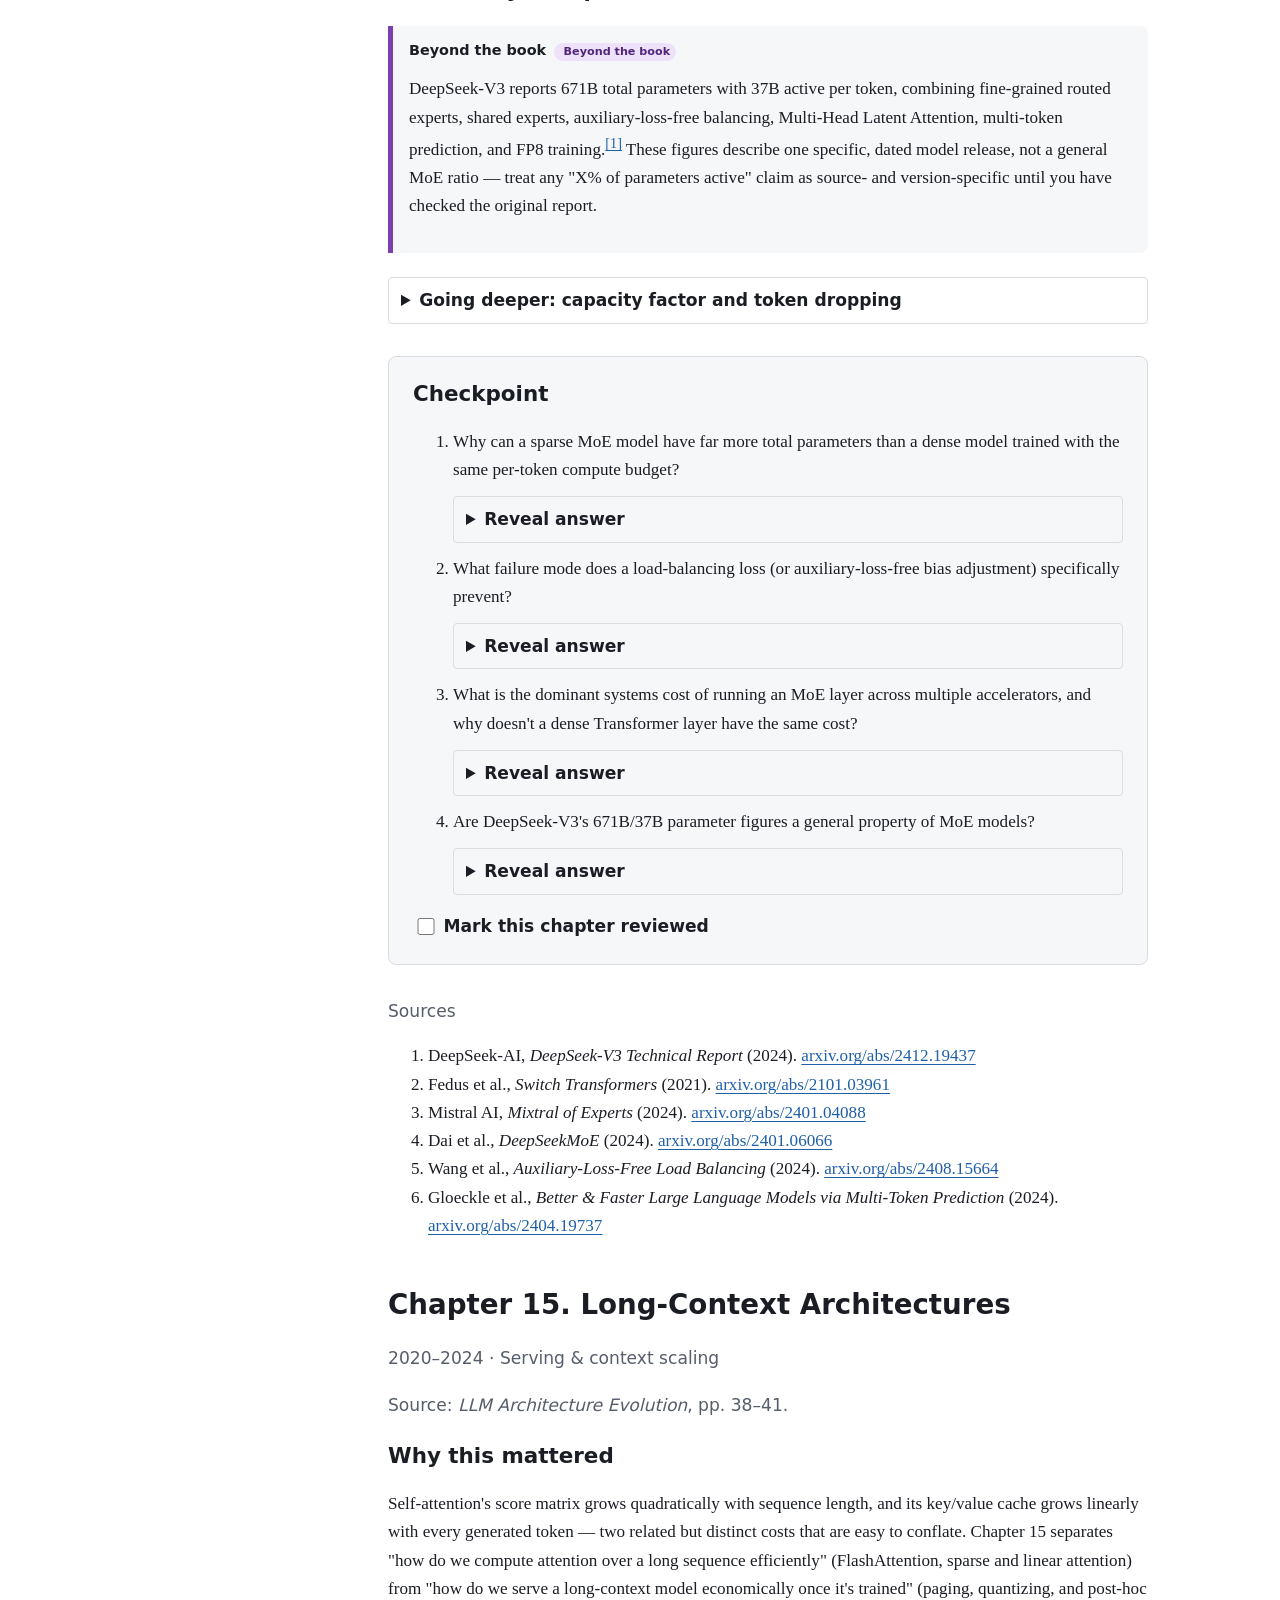
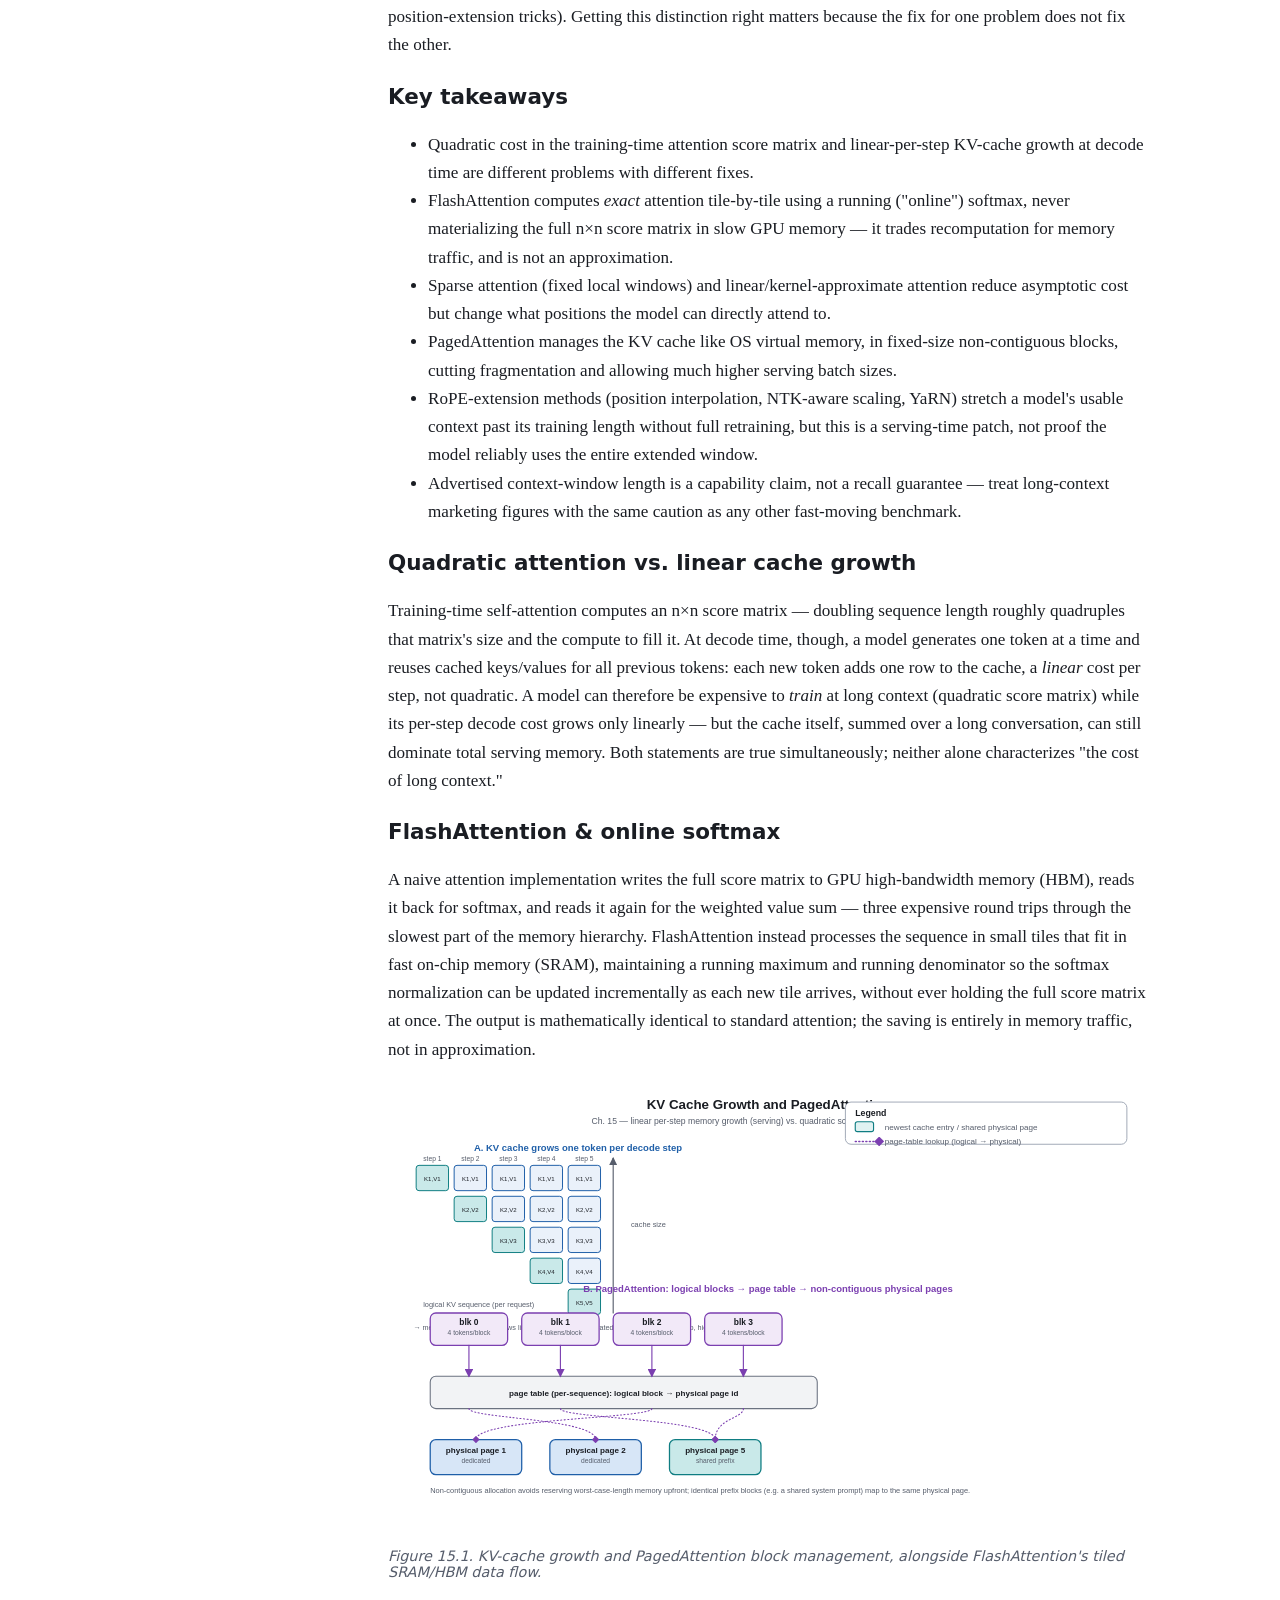
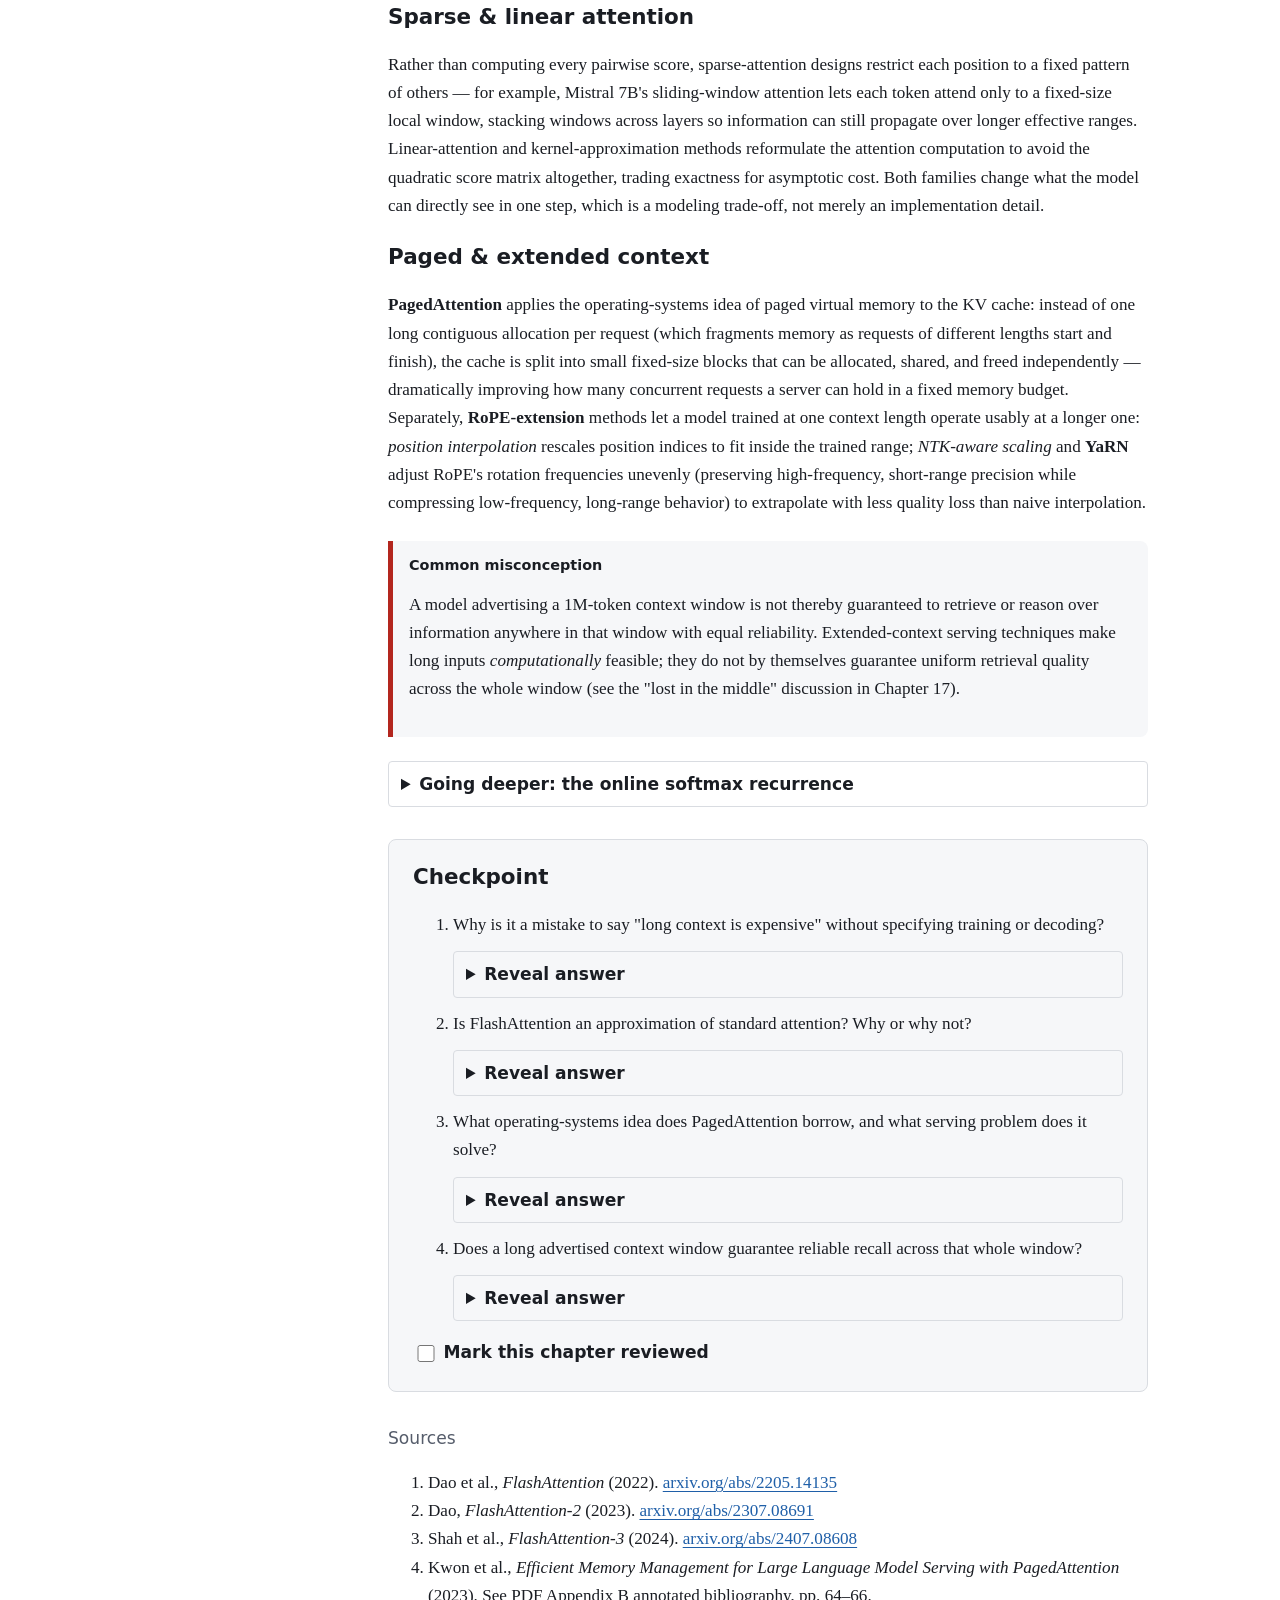
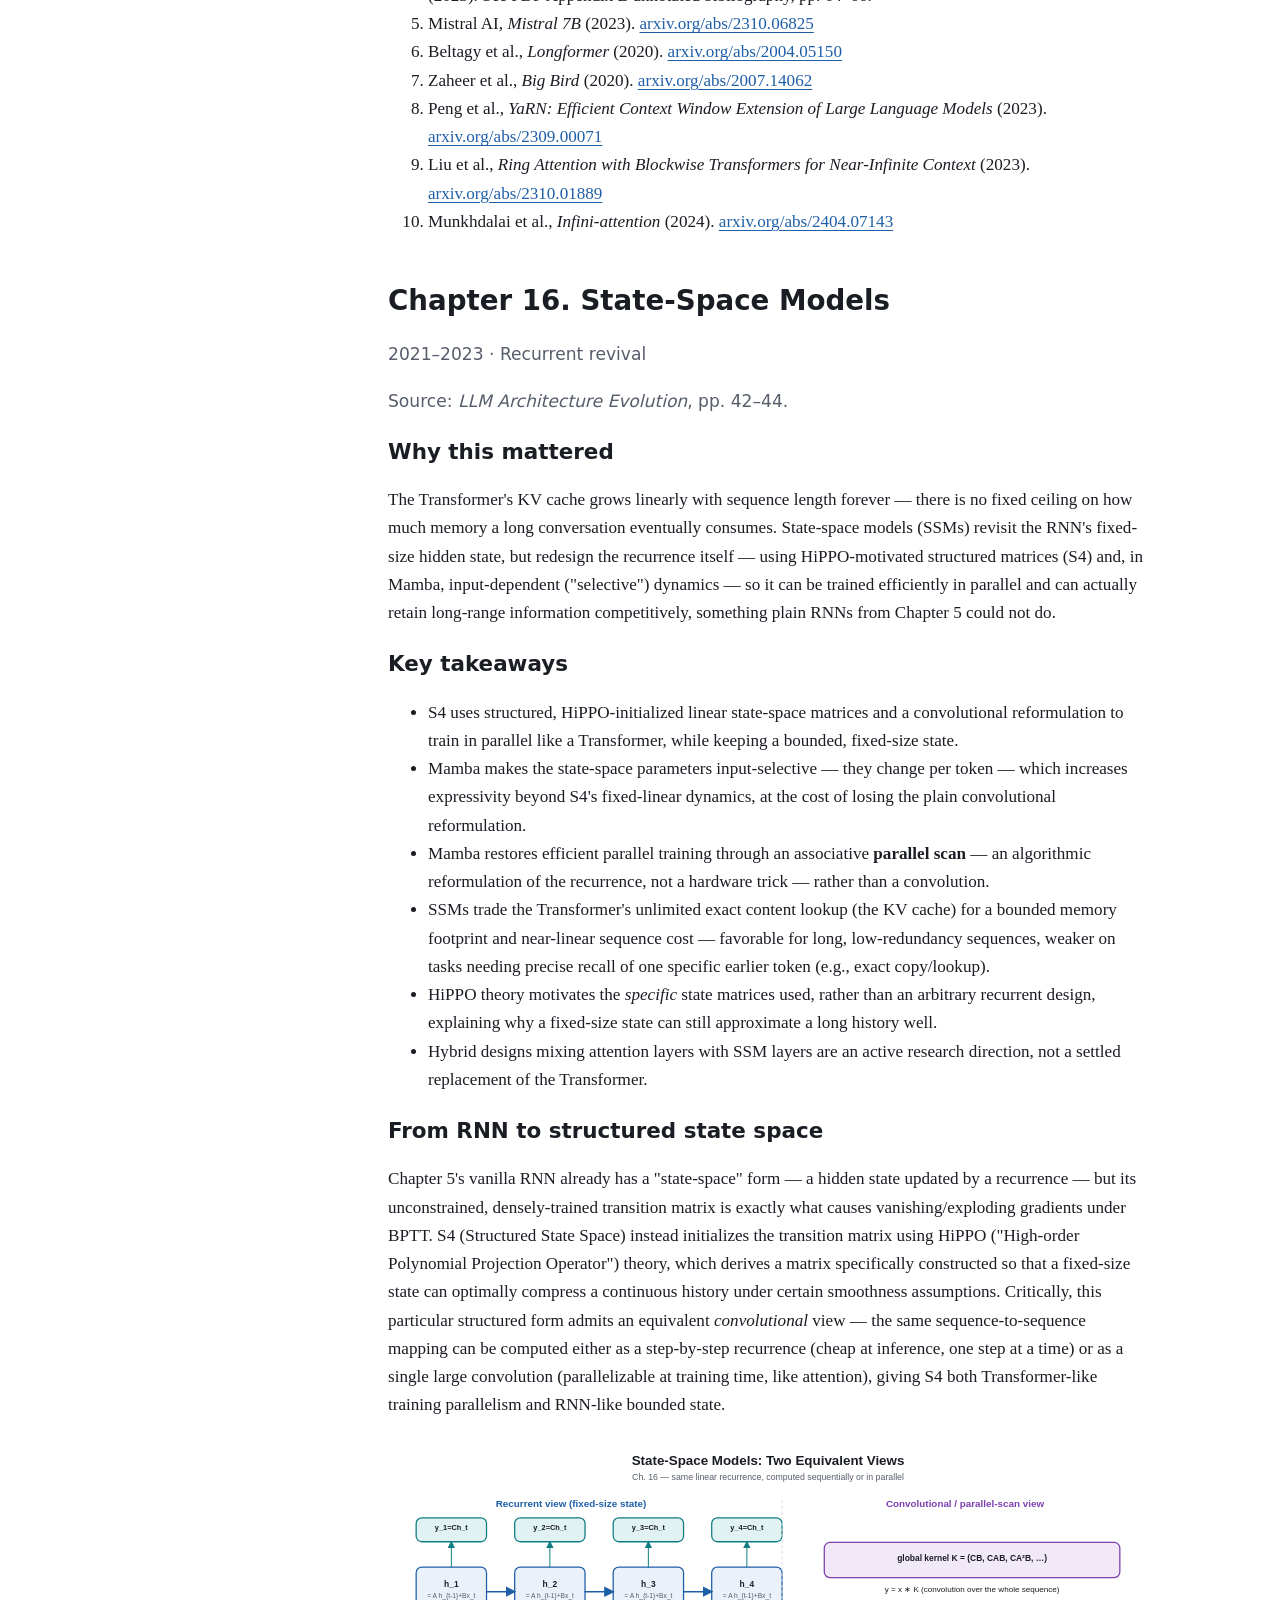
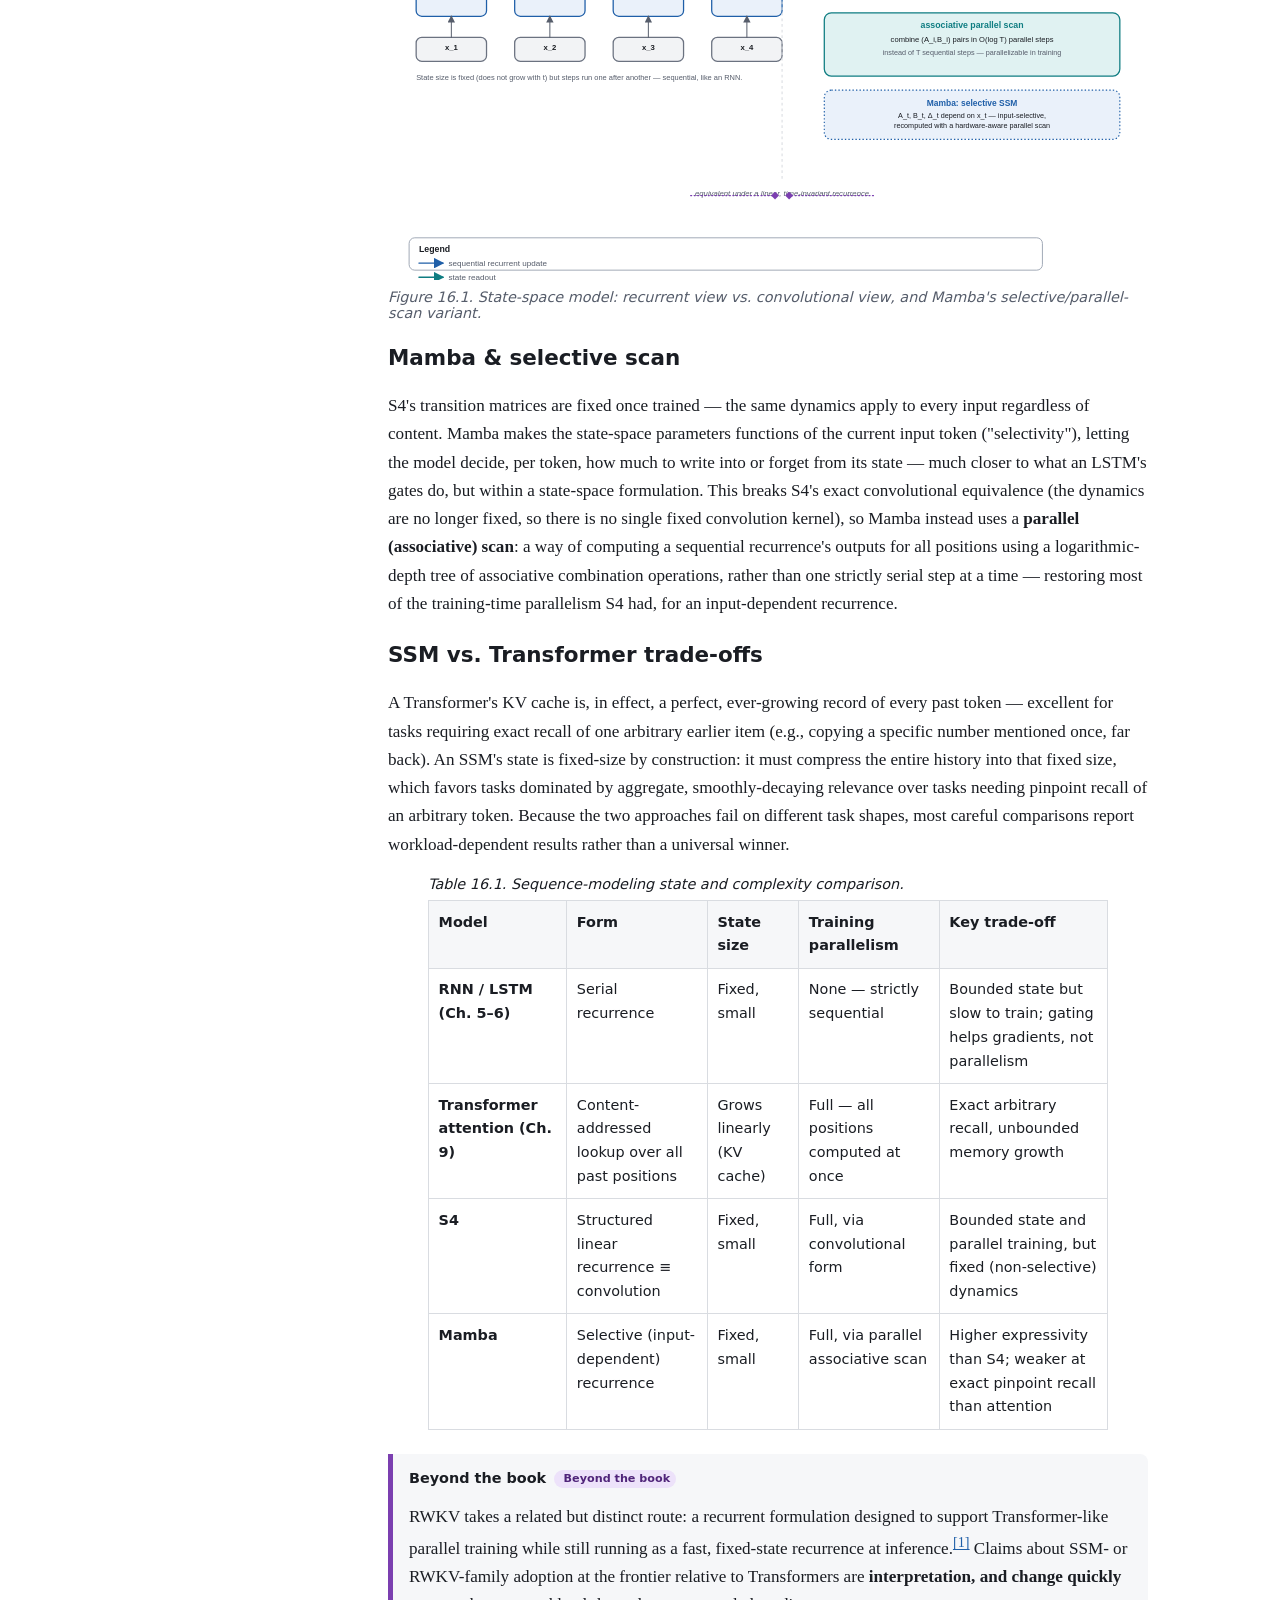
<file: part-4-efficiency.html>
<!DOCTYPE html>
<html lang="en">
<head>
<meta charset="UTF-8">
<meta name="viewport" content="width=device-width, initial-scale=1.0">
<title>Part 4: Efficiency &amp; Scale (Ch. 13–16) · LLM Architecture Evolution</title>
<meta name="description" content="Optimization and training stability, mixture-of-experts, long-context architectures, and state-space models.">
<link rel="stylesheet" href="assets/styles.css">
<link rel="stylesheet" href="assets/print.css" media="print">
</head>
<body>
<a class="skip-link" href="#main">Skip to content</a>

<header class="site-header">
  <div class="site-header-inner">
    <a class="site-title" href="index.html">LLM Architecture Evolution</a>
    <button class="nav-toggle js-only" type="button" data-action="toggle-nav" aria-expanded="false" aria-controls="primary-nav">
      <span class="sr-only">Toggle navigation</span>
      <span aria-hidden="true">☰</span>
    </button>
    <nav class="primary-nav" id="primary-nav" aria-label="Primary">
      <ul>
        <li><a href="index.html">Home</a></li>
        <li><a href="part-1-foundations.html">Part 1</a></li>
        <li><a href="part-2-sequence-models.html">Part 2</a></li>
        <li><a href="part-3-scaling.html">Part 3</a></li>
        <li><a href="part-4-efficiency.html" aria-current="page">Part 4</a></li>
        <li><a href="part-5-frontiers.html">Part 5</a></li>
        <li><a href="part-6-synthesis.html">Part 6</a></li>
        <li><a href="glossary.html">Glossary</a></li>
        <li><a href="appendices.html">Appendices</a></li>
        <li><a href="code-appendix.html">Code</a></li>
        <li><a href="practice.html">Practice</a></li>
        <li><a href="sitemap.html">Sitemap</a></li>
      </ul>
    </nav>
    <button class="search-trigger js-only" type="button" data-action="open-search">Search <kbd>Ctrl</kbd>+<kbd>K</kbd></button>
    <div class="progress-indicator" data-progress-indicator aria-live="polite">Part 4 of 6</div>
  </div>
</header>

<details class="toc-mobile">
  <summary>On this page</summary>
  <ol>
    <li><a href="#ch-13">Ch. 13 Optimization &amp; Training Stability</a></li>
    <li><a href="#ch-14">Ch. 14 Mixture-of-Experts</a></li>
    <li><a href="#ch-15">Ch. 15 Long-Context Architectures</a></li>
    <li><a href="#ch-16">Ch. 16 State-Space Models</a></li>
  </ol>
</details>

<div class="page-layout">
<nav class="toc-sidebar" aria-label="On this page">
  <p class="toc-heading">On this page</p>
  <ol>
    <li><a href="#ch-13">Ch. 13 Optimization &amp; Training Stability</a>
      <ol>
        <li><a href="#ch-13-residual">Residual highway &amp; pre-norm</a></li>
        <li><a href="#ch-13-norm-mlp">RMSNorm &amp; SwiGLU</a></li>
        <li><a href="#ch-13-rope">RoPE &amp; positional encoding</a></li>
        <li><a href="#ch-13-gqa">GQA &amp; serving memory</a></li>
        <li><a href="#ch-13-optim">Optimizer, schedule &amp; μP</a></li>
      </ol>
    </li>
    <li><a href="#ch-14">Ch. 14 Mixture-of-Experts</a>
      <ol>
        <li><a href="#ch-14-routing">Routing &amp; top-k experts</a></li>
        <li><a href="#ch-14-balance">Load balancing</a></li>
        <li><a href="#ch-14-parallel">Expert parallelism</a></li>
        <li><a href="#ch-14-case">Case study: DeepSeek-V3</a></li>
      </ol>
    </li>
    <li><a href="#ch-15">Ch. 15 Long-Context Architectures</a>
      <ol>
        <li><a href="#ch-15-quadratic">Quadratic attention vs. linear cache growth</a></li>
        <li><a href="#ch-15-flash">FlashAttention &amp; online softmax</a></li>
        <li><a href="#ch-15-sparse">Sparse &amp; linear attention</a></li>
        <li><a href="#ch-15-paged">Paged &amp; extended context</a></li>
      </ol>
    </li>
    <li><a href="#ch-16">Ch. 16 State-Space Models</a>
      <ol>
        <li><a href="#ch-16-s4">From RNN to structured state space</a></li>
        <li><a href="#ch-16-mamba">Mamba &amp; selective scan</a></li>
        <li><a href="#ch-16-tradeoffs">SSM vs. Transformer trade-offs</a></li>
      </ol>
    </li>
  </ol>
</nav>

<main id="main">
  <nav class="breadcrumb" aria-label="Breadcrumb">Home / Part 4: Efficiency &amp; Scale</nav>

  <h1>Part 4. Efficiency &amp; Scale</h1>
  <p class="part-intro">
    Chapters 9–12 built and trained the Transformer; Chapters 13–16 ask how it survives contact
    with real hardware and real budgets. Every idea in this Part is a targeted answer to one
    question: <em>which constraint is actually binding — compute, memory, or bandwidth — and what
    do we give up to relax it?</em> Optimization tricks (Ch. 13) make a fixed-size dense model
    train and serve more cheaply. Mixture-of-experts (Ch. 14) decouples total capacity from
    per-token compute. Long-context techniques (Ch. 15) separate quadratic training cost from
    linear serving-cache growth. State-space models (Ch. 16) trade the Transformer's unbounded
    key/value cache for a fixed-size recurrent state. None of these replace the Transformer
    outright — they each relax one of its constraints while introducing a new one.
  </p>

  <!-- ================= CH 13 ================= -->
  <section id="ch-13" aria-labelledby="ch-13-title">
    <h2 id="ch-13-title">Chapter 13. Optimization &amp; Training Stability</h2>
    <span class="era-badge">2017–2023 · Efficiency &amp; scale</span>
    <p class="page-ref">Source: <cite>LLM Architecture Evolution</cite>, pp. 32–35.</p>

    <h3 class="section-label">Why this mattered</h3>
    <p>
      The 2017 Transformer block was a proof of concept, not a finished recipe. As models grew to
      dozens of layers and billions of parameters, small inefficiencies compounded: LayerNorm's
      mean-centering and bias terms cost extra compute on every layer; plain ReLU feed-forward
      blocks under-performed gated alternatives; absolute position embeddings generalized poorly
      beyond their training length; and a full multi-head key/value cache became the single
      largest cost of serving a long conversation. Chapter 13 catalogs the now-conventional
      "modern block" ingredients — RMSNorm, SwiGLU, RoPE, GQA, AdamW, warmup/cosine schedules, and
      μP — each a narrow, well-motivated reallocation of one specific budget line, not a change in
      what the Transformer fundamentally does.
    </p>

    <h3 class="section-label">Key takeaways</h3>
    <ul class="key-takeaways">
      <li>The residual stream is a gradient "highway": each sub-layer adds a small correction to
        an otherwise-unchanged running total, so gradients can flow across dozens of layers
        without vanishing.</li>
      <li>Pre-norm placement (normalize the sub-layer's <em>input</em>, not its output) keeps the
        residual path itself unnormalized, which is empirically more stable to train at depth than
        the original post-norm placement.</li>
      <li>RMSNorm drops LayerNorm's mean subtraction and bias term, normalizing only by root-mean-square
        magnitude — cheaper per layer with comparable training behavior.</li>
      <li>SwiGLU-style gated feed-forward blocks (a gating branch multiplied elementwise into a
        value branch) reliably outperform plain ReLU MLPs at matched compute, at the cost of a
        third weight matrix.</li>
      <li>RoPE rotates query/key vectors so their dot product depends on <em>relative</em> position,
        giving better length-generalization than learned absolute embeddings.</li>
      <li>Grouped-Query Attention (GQA) shares key/value projections across groups of query heads,
        shrinking the KV cache that dominates serving memory without collapsing all the way to a
        single shared head.</li>
      <li>AdamW's decoupled weight decay, warmup-then-cosine-decay learning-rate schedules, careful
        initialization, and μP (maximal update parametrization) keep large training runs stable and
        let hyperparameters tuned on a small proxy model transfer to a much larger one.</li>
    </ul>

    <h3 id="ch-13-residual">Residual highway &amp; pre-norm</h3>
    <p>
      Every Transformer layer computes <code>x ← x + f(x)</code>, where <code>f</code> is
      attention or the feed-forward block. Because the identity term dominates, the gradient of
      the output with respect to an early layer's input is approximately the product of many
      near-identity Jacobians rather than many arbitrary ones — this is why residual connections
      alone (independent of any normalization scheme) are the single biggest reason deep
      Transformers are trainable at all. <strong>Pre-norm</strong> (<code>x + f(Norm(x))</code>)
      normalizes only the branch feeding into <code>f</code>, leaving the accumulating residual
      stream itself unnormalized and gradient-friendly; <strong>post-norm</strong>
      (<code>Norm(x + f(x))</code>, the original 2017 placement) normalizes the running total
      itself at every layer, which empirically needs more careful warmup to train stably at large
      depth.
    </p>

    <h3 id="ch-13-norm-mlp">RMSNorm &amp; SwiGLU</h3>
    <p>
      LayerNorm subtracts the mean, divides by the standard deviation, and applies a learned scale
      and bias. RMSNorm keeps only the scale-normalization step — dividing by the root-mean-square
      of the activations — and drops mean-centering and the bias term entirely:
    </p>
    <p class="equation">RMSNorm(x) = x / RMS(x) · g,  where RMS(x) = √(mean(x²) + ε)</p>
    <p>
      This removes one reduction and one learned parameter per normalization call, at negligible
      cost to model quality in practice. SwiGLU replaces a plain two-matrix ReLU MLP with a
      three-matrix gated variant:
    </p>
    <p class="equation">SwiGLU(x) = (SiLU(xW₁) ⊙ xW₂) W₃</p>
    <p>
      The gate <code>SiLU(xW₁)</code> multiplies elementwise (<code>⊙</code>) into the value branch
      <code>xW₂</code> before the output projection <code>W₃</code>; the extra multiplicative
      interaction is the source of the improvement, at the cost of roughly 50% more feed-forward
      parameters for the same hidden width (models typically shrink the hidden width to compensate).
    </p>

    <h3 id="ch-13-rope">RoPE &amp; positional encoding</h3>
    <p>
      Self-attention has no inherent sense of order — it must be told where each token sits.
      Rotary Position Embedding (RoPE) encodes absolute position by rotating each query and key
      vector's 2D sub-spaces by an angle proportional to position; because a rotation's effect on a
      dot product depends only on the <em>difference</em> in angle between the two rotated vectors,
      the resulting attention score depends on relative offset even though no relative term was
      computed explicitly. This gives better behavior on sequences longer than any seen in training
      than a learned absolute-position table, though it is not a free lunch — extending far beyond
      the trained length still requires the interpolation/scaling tricks in Chapter 15.
    </p>

    <figure class="comparison-table-wrap">
      <figcaption>Table 13.1. Positional encoding comparison.</figcaption>
      <div class="table-scroll">
        <table class="comparison-table">
          <thead>
            <tr><th scope="col">Scheme</th><th scope="col">Mechanism</th><th scope="col">Extrapolation beyond training length</th><th scope="col">Extra compute</th><th scope="col">Notable adopters</th></tr>
          </thead>
          <tbody>
            <tr><th scope="row">Learned absolute</th><td>Per-position embedding table, added to token embeddings</td><td>Poor — untrained positions are undefined</td><td>None at inference</td><td>Original GPT, BERT</td></tr>
            <tr><th scope="row">Sinusoidal absolute</th><td>Fixed sine/cosine functions of position, added to embeddings</td><td>Weak but non-degenerate</td><td>None</td><td>Vaswani et al. 2017 Transformer</td></tr>
            <tr><th scope="row">RoPE</th><td>Rotates Q/K sub-spaces by an angle proportional to position</td><td>Moderate natively; strong with post-hoc scaling (Ch. 15)</td><td>Small, applied per attention call</td><td>LLaMA family, most current open decoder-only models</td></tr>
            <tr><th scope="row">ALiBi</th><td>Adds a fixed distance-proportional bias directly to attention scores</td><td>Strong, but must be trained in from the start</td><td>Negligible</td><td>BLOOM and other length-extrapolation-focused models</td></tr>
          </tbody>
        </table>
      </div>
    </figure>

    <h3 id="ch-13-gqa">GQA &amp; serving memory</h3>
    <p>
      At decode time, a Transformer must keep every past token's key and value vectors in memory
      per layer, per head — the KV cache. Multi-Head Attention (MHA) gives every query head its own
      key/value heads, maximizing expressivity but maximizing cache size too. Multi-Query Attention
      (MQA) collapses all query heads onto a <em>single</em> shared key/value head, minimizing cache
      size but also constraining what the model can represent. Grouped-Query Attention (GQA) sits
      between the two: query heads are split into groups, and each group shares one key/value head —
      a tunable trade-off between cache size and quality that most current serving-oriented models
      choose over either extreme.
    </p>

    <aside class="callout" data-type="research">
      <p class="callout-label">Beyond the book</p>
      <div class="callout-body">
        <p>
          DeepSeek-V3's Multi-Head Latent Attention (MLA) compresses the cached key/value
          information for all heads into a single low-rank latent vector per token, reconstructed
          on the fly — a further point along the same cache-compression spectrum as MQA/GQA, at the
          cost of extra reconstruction compute at each attention call. Treat exact reported memory
          savings as specific to that report's configuration and date.<sup><a href="#ch-13-src-1">[1]</a></sup>
        </p>
      </div>
    </aside>

    <h3 id="ch-13-optim">Optimizer, schedule &amp; μP</h3>
    <p>
      AdamW decouples weight decay from the gradient-based moment estimates that ordinary Adam
      conflates, which more reliably regularizes large models. Training almost universally uses a
      short linear warmup (to avoid destabilizing the randomly initialized network with a large
      early learning rate) followed by a cosine decay to a small final value. μP (maximal update
      parametrization) rescales initialization, learning rate, and layer outputs by width in a
      specific, derived way so that a hyperparameter sweep done cheaply on a narrow proxy model
      transfers directly to a much wider production model — turning hyperparameter search from a
      cost that scales with the final model into one that does not.
    </p>

    <details class="going-deeper">
      <summary>Going deeper: why pre-norm changes the gradient at initialization</summary>
      <p>
        With post-norm, the gradient flowing to an early layer must pass back through every
        subsequent normalization operation, each of which rescales its input — at random
        initialization, deep stacks of these rescalings can shrink or amplify the gradient
        multiplicatively by depth. With pre-norm, the residual stream itself is never renormalized
        on the backward path from the output to any earlier layer's residual addition; only the
        small branch entering <code>f</code> passes through a norm. This is a structural argument
        for why pre-norm needs less warmup and tolerates greater depth, independent of which
        specific normalization function (LayerNorm or RMSNorm) is used inside <code>f</code>.
      </p>
    </details>

    <div class="checkpoint" data-chapter="ch-13">
      <h3>Checkpoint</h3>
      <ol class="checkpoint-questions">
        <li>Why does pre-norm placement typically make very deep Transformers easier to train than
          post-norm?
          <details><summary>Reveal answer</summary>Pre-norm leaves the accumulating residual stream
          itself unnormalized; the backward pass from a late layer to an early one does not have to
          pass through a chain of renormalizations, so gradients are less prone to the
          multiplicative shrink/blow-up that post-norm's repeated renormalization of the running
          total can cause at depth.</details>
        </li>
        <li>What specific computation does RMSNorm remove relative to LayerNorm, and why is that
          removal considered safe?
          <details><summary>Reveal answer</summary>RMSNorm removes mean-centering (subtracting the
          activation mean) and the learned bias term, keeping only the root-mean-square scale
          normalization. It is considered safe because it empirically matches LayerNorm's training
          behavior in Transformer stacks while doing less per-call arithmetic.</details>
        </li>
        <li>Where does GQA sit relative to MHA and MQA, and what does it trade for that position?
          <details><summary>Reveal answer</summary>GQA groups query heads and shares one key/value
          head per group — more cache-efficient than MHA (which gives every head its own KV) and
          more expressive than MQA (which shares a single KV head across all query heads). It
          trades some of MHA's per-head representational flexibility for a smaller KV cache, without
          taking MQA's full quality risk.</details>
        </li>
        <li>What problem is μP specifically designed to solve?
          <details><summary>Reveal answer</summary>μP is designed to make hyperparameters (notably
          learning rate) found cheaply on a small, narrow proxy model transfer reliably to a much
          wider production-scale model, avoiding a full hyperparameter search at the expensive final
          scale.</details>
        </li>
      </ol>
      <label class="mark-reviewed"><input type="checkbox" data-progress-key="ch-13"> Mark this chapter reviewed</label>
    </div>

    <p class="sources-heading">Sources</p>
    <ol class="sources-list">
      <li id="ch-13-src-1">DeepSeek-AI, <cite>DeepSeek-V3 Technical Report</cite> (2024). <a href="https://arxiv.org/abs/2412.19437">arxiv.org/abs/2412.19437</a> — Multi-Head Latent Attention, dated to this specific report.</li>
      <li>Su et al., <cite>RoFormer: Enhanced Transformer with Rotary Position Embedding</cite> (2021). <a href="https://arxiv.org/abs/2104.09864">arxiv.org/abs/2104.09864</a></li>
      <li>Press et al., <cite>Train Short, Test Long (ALiBi)</cite> (2021). <a href="https://arxiv.org/abs/2108.12409">arxiv.org/abs/2108.12409</a></li>
      <li>Zhang &amp; Sennrich, <cite>Root Mean Square Layer Normalization</cite> (2019). <a href="https://arxiv.org/abs/1910.07467">arxiv.org/abs/1910.07467</a></li>
      <li>Shazeer, <cite>GLU Variants Improve Transformer</cite> (2020). <a href="https://arxiv.org/abs/2002.05202">arxiv.org/abs/2002.05202</a></li>
      <li>Shazeer, <cite>Fast Transformer Decoding: One Write-Head is All You Need (MQA)</cite> (2019). <a href="https://arxiv.org/abs/1911.02150">arxiv.org/abs/1911.02150</a></li>
      <li>Ainslie et al., <cite>GQA: Training Generalized Multi-Query Transformer Models</cite> (2023). <a href="https://arxiv.org/abs/2305.13245">arxiv.org/abs/2305.13245</a></li>
    </ol>
  </section>

  <!-- ================= CH 14 ================= -->
  <section id="ch-14" aria-labelledby="ch-14-title">
    <h2 id="ch-14-title">Chapter 14. Mixture-of-Experts</h2>
    <span class="era-badge">2021–2024 · Sparse capacity</span>
    <p class="page-ref">Source: <cite>LLM Architecture Evolution</cite>, pp. 35–38.</p>

    <h3 class="section-label">Why this mattered</h3>
    <p>
      A dense Transformer ties total parameter count directly to per-token compute: every token
      activates every parameter, every layer. Mixture-of-Experts (MoE) breaks that link by making
      the feed-forward computation <em>sparse</em> — a lightweight router sends each token to only
      a handful of specialist "expert" sub-networks out of many — so total model capacity can grow
      far faster than the compute spent on any single token. The cost is a genuinely new systems
      problem: keeping routing balanced across experts and efficient across hardware, which has no
      dense-Transformer analogue.
    </p>

    <h3 class="section-label">Key takeaways</h3>
    <ul class="key-takeaways">
      <li>A router (a small linear layer plus softmax) scores each token against every expert and
        activates only the top-<em>k</em> (commonly 1 or 2).</li>
      <li>Total ("sparse") parameter count and active ("dense-equivalent") parameter count are
        different numbers; FLOPs per token track only the active count.</li>
      <li>Naive routing collapses onto a few popular experts; load-balancing losses (or newer
        auxiliary-loss-free schemes) are required to keep all experts utilized and training stable.</li>
      <li>Expert parallelism spreads experts across accelerators; tokens must be shuffled to their
        assigned expert's device via an all-to-all communication step — the dominant systems cost of
        MoE at scale.</li>
      <li>Fine-grained routed experts plus one or more always-on "shared" experts (as in DeepSeekMoE)
        combine specialization with a reliable baseline computation every token receives.</li>
      <li>Case study: DeepSeek-V3 reports 671B total parameters with only 37B active per token — a
        concrete, dated illustration of the capacity/compute split, not a universal ratio.</li>
    </ul>

    <h3 id="ch-14-routing">Routing &amp; top-k experts</h3>
    <p>
      For each token's hidden state <code>x</code>, the router computes logits
      <code>x·Wᵣ</code> over <em>E</em> experts, takes a softmax, and keeps only the top-<em>k</em>
      values (zeroing the rest). Each selected expert is a small feed-forward network; their
      outputs are combined weighted by the router's (renormalized) top-<em>k</em> probabilities.
      <strong>Token-choice routing</strong> (each token independently picks its top experts, as
      above) is the common default; <strong>expert-choice routing</strong> inverts the assignment —
      each expert picks the tokens it wants up to a fixed capacity — which bounds per-expert load by
      construction at the cost of potentially dropping some tokens or padding others.
    </p>

    <figure class="diagram" role="group" aria-labelledby="dg-14-1-title">
      <img src="assets/diagrams/moe-routing.svg" alt="Diagram of tokens flowing into a router, the router scoring all experts and selecting the top-k for each token, the selected experts each processing their assigned tokens, and a weighted combine step producing the final output. A load-balance warning indicator highlights an overloaded expert." loading="lazy">
      <figcaption id="dg-14-1-title">Figure 14.1. Token-choice MoE routing: score → top-k select → expert compute → weighted combine, with a load-balance failure mode called out.</figcaption>
    </figure>

    <h3 id="ch-14-balance">Load balancing</h3>
    <p>
      Left unconstrained, gradient descent tends to route more tokens to whichever experts are
      already slightly better, starving the rest of training signal — a rich-get-richer collapse.
      The classic fix adds an auxiliary load-balancing loss that penalizes uneven routing (comparing
      each expert's fraction of routed tokens against its fraction of router probability mass).
      This works but adds a hyperparameter (the loss weight) that trades routing quality against
      task loss. Newer <strong>auxiliary-loss-free</strong> schemes instead adjust a per-expert
      routing bias directly based on recent load, removing the extra loss term from the training
      objective while still discouraging collapse.
    </p>

    <div class="innovation-split">
      <div class="innovation-block" data-kind="architecture">
        <p class="innovation-label">Architecture innovation</p>
        <ul>
          <li>The router and sparse top-<em>k</em> expert-selection mechanism itself.</li>
          <li>Fine-grained routed-expert + shared-expert layer design (DeepSeekMoE).</li>
        </ul>
      </div>
      <div class="innovation-block" data-kind="training-system">
        <p class="innovation-label">Training / systems innovation</p>
        <ul>
          <li>Load-balancing auxiliary loss, or auxiliary-loss-free bias adjustment.</li>
          <li>All-to-all expert-parallel communication scheduling across accelerators.</li>
          <li>Multi-token prediction as an auxiliary training objective/head (adds parameters, but is
            primarily a training-signal change, not a routing change).</li>
        </ul>
      </div>
    </div>

    <h3 id="ch-14-parallel">Expert parallelism</h3>
    <p>
      Because experts are large and numerous, they are typically sharded one-or-few-per-device
      rather than replicated. After routing decides which expert each token needs, tokens must
      physically move to that expert's device (an all-to-all exchange), be processed, and move back
      — a communication pattern with no equivalent in a dense Transformer, where every device already
      has every weight it needs locally. This all-to-all step, not the expert arithmetic itself, is
      usually the binding cost of training or serving a large MoE model across many accelerators.
    </p>

    <figure class="comparison-table-wrap">
      <figcaption>Table 14.1. Mixture-of-Experts routing comparison.</figcaption>
      <div class="table-scroll">
        <table class="comparison-table">
          <thead>
            <tr><th scope="col">Design</th><th scope="col">Quality vs. compute trade-off</th><th scope="col">Load-balancing approach</th><th scope="col">Notable model</th></tr>
          </thead>
          <tbody>
            <tr><th scope="row">Dense (no routing)</th><td>Every parameter active every token — highest compute per parameter, simplest to train</td><td>Not applicable</td><td>Original GPT/LLaMA-style dense models</td></tr>
            <tr><th scope="row">Top-1 (Switch)</th><td>Lowest active-compute overhead per added parameter; most sensitive to routing collapse</td><td>Auxiliary load-balancing loss</td><td>Switch Transformer (Fedus et al., 2021)</td></tr>
            <tr><th scope="row">Top-2</th><td>More stable gradient signal per token than top-1, roughly double the active feed-forward compute</td><td>Auxiliary load-balancing loss</td><td>Mixtral 8x7B (Mistral AI, 2024)</td></tr>
            <tr><th scope="row">Fine-grained routed + shared experts</th><td>Many small specialists plus an always-on shared baseline; more total experts, smaller each</td><td>Auxiliary-loss-free bias adjustment (in DeepSeek-V3)</td><td>DeepSeekMoE / DeepSeek-V3 (Dai et al. 2024; DeepSeek-AI, 2024)</td></tr>
          </tbody>
        </table>
      </div>
    </figure>

    <h3 id="ch-14-case">Case study: DeepSeek-V3</h3>
    <aside class="callout" data-type="research">
      <p class="callout-label">Beyond the book</p>
      <div class="callout-body">
        <p>
          DeepSeek-V3 reports 671B total parameters with 37B active per token, combining
          fine-grained routed experts, shared experts, auxiliary-loss-free balancing, Multi-Head
          Latent Attention, multi-token prediction, and FP8 training.<sup><a href="#ch-14-src-1">[1]</a></sup>
          These figures describe one specific, dated model release, not a general MoE ratio — treat
          any "X% of parameters active" claim as source- and version-specific until you have checked
          the original report.
        </p>
      </div>
    </aside>

    <details class="going-deeper">
      <summary>Going deeper: capacity factor and token dropping</summary>
      <p>
        Because hardware batches work in fixed-size blocks, each expert is usually given a
        <em>capacity</em> — a maximum number of tokens it will process in a batch, set as a
        multiple ("capacity factor") of the batch's fair share. Tokens routed to an already-full
        expert are either dropped (their output falls back to a residual pass-through) or spill to
        a lower-priority alternate expert, depending on implementation. A capacity factor near 1.0
        maximizes hardware efficiency but risks dropping more tokens under imbalance; a larger factor
        wastes compute on padding but drops fewer tokens. This is a pure systems/training trade-off
        with no analogue in a dense feed-forward layer, where every token is always fully processed.
      </p>
    </details>

    <div class="checkpoint" data-chapter="ch-14">
      <h3>Checkpoint</h3>
      <ol class="checkpoint-questions">
        <li>Why can a sparse MoE model have far more total parameters than a dense model trained
          with the same per-token compute budget?
          <details><summary>Reveal answer</summary>Because only the top-<em>k</em> selected experts
          run for any given token; FLOPs per token scale with the small <em>active</em> parameter
          count, while total capacity scales with the number of experts, most of which are idle for
          any single token.</details>
        </li>
        <li>What failure mode does a load-balancing loss (or auxiliary-loss-free bias adjustment)
          specifically prevent?
          <details><summary>Reveal answer</summary>Routing collapse, where gradient descent
          increasingly sends tokens to a small number of already-favored experts, starving the rest
          of training signal and wasting the model's added capacity.</details>
        </li>
        <li>What is the dominant systems cost of running an MoE layer across multiple accelerators,
          and why doesn't a dense Transformer layer have the same cost?
          <details><summary>Reveal answer</summary>The all-to-all communication step that physically
          moves each token to the device holding its assigned expert(s) and back. A dense
          Transformer layer has no such step because every device already holds every weight it
          needs for every token.</details>
        </li>
        <li>Are DeepSeek-V3's 671B/37B parameter figures a general property of MoE models?
          <details><summary>Reveal answer</summary>No — they describe one specific, dated model
          release with its own expert count, sizing, and routing configuration. The general lesson
          (total capacity can exceed active compute) is durable; the exact ratio is not.</details>
        </li>
      </ol>
      <label class="mark-reviewed"><input type="checkbox" data-progress-key="ch-14"> Mark this chapter reviewed</label>
    </div>

    <p class="sources-heading">Sources</p>
    <ol class="sources-list">
      <li id="ch-14-src-1">DeepSeek-AI, <cite>DeepSeek-V3 Technical Report</cite> (2024). <a href="https://arxiv.org/abs/2412.19437">arxiv.org/abs/2412.19437</a></li>
      <li>Fedus et al., <cite>Switch Transformers</cite> (2021). <a href="https://arxiv.org/abs/2101.03961">arxiv.org/abs/2101.03961</a></li>
      <li>Mistral AI, <cite>Mixtral of Experts</cite> (2024). <a href="https://arxiv.org/abs/2401.04088">arxiv.org/abs/2401.04088</a></li>
      <li>Dai et al., <cite>DeepSeekMoE</cite> (2024). <a href="https://arxiv.org/abs/2401.06066">arxiv.org/abs/2401.06066</a></li>
      <li>Wang et al., <cite>Auxiliary-Loss-Free Load Balancing</cite> (2024). <a href="https://arxiv.org/abs/2408.15664">arxiv.org/abs/2408.15664</a></li>
      <li>Gloeckle et al., <cite>Better &amp; Faster Large Language Models via Multi-Token Prediction</cite> (2024). <a href="https://arxiv.org/abs/2404.19737">arxiv.org/abs/2404.19737</a></li>
    </ol>
  </section>

  <!-- ================= CH 15 ================= -->
  <section id="ch-15" aria-labelledby="ch-15-title">
    <h2 id="ch-15-title">Chapter 15. Long-Context Architectures</h2>
    <span class="era-badge">2020–2024 · Serving &amp; context scaling</span>
    <p class="page-ref">Source: <cite>LLM Architecture Evolution</cite>, pp. 38–41.</p>

    <h3 class="section-label">Why this mattered</h3>
    <p>
      Self-attention's score matrix grows quadratically with sequence length, and its key/value
      cache grows linearly with every generated token — two related but distinct costs that are
      easy to conflate. Chapter 15 separates "how do we compute attention over a long sequence
      efficiently" (FlashAttention, sparse and linear attention) from "how do we serve a long-context
      model economically once it's trained" (paging, quantizing, and post-hoc position-extension
      tricks). Getting this distinction right matters because the fix for one problem does not fix
      the other.
    </p>

    <h3 class="section-label">Key takeaways</h3>
    <ul class="key-takeaways">
      <li>Quadratic cost in the training-time attention score matrix and linear-per-step KV-cache
        growth at decode time are different problems with different fixes.</li>
      <li>FlashAttention computes <em>exact</em> attention tile-by-tile using a running ("online")
        softmax, never materializing the full n×n score matrix in slow GPU memory — it trades
        recomputation for memory traffic, and is not an approximation.</li>
      <li>Sparse attention (fixed local windows) and linear/kernel-approximate attention reduce
        asymptotic cost but change what positions the model can directly attend to.</li>
      <li>PagedAttention manages the KV cache like OS virtual memory, in fixed-size non-contiguous
        blocks, cutting fragmentation and allowing much higher serving batch sizes.</li>
      <li>RoPE-extension methods (position interpolation, NTK-aware scaling, YaRN) stretch a model's
        usable context past its training length without full retraining, but this is a serving-time
        patch, not proof the model reliably uses the entire extended window.</li>
      <li>Advertised context-window length is a capability claim, not a recall guarantee — treat
        long-context marketing figures with the same caution as any other fast-moving benchmark.</li>
    </ul>

    <h3 id="ch-15-quadratic">Quadratic attention vs. linear cache growth</h3>
    <p>
      Training-time self-attention computes an n×n score matrix — doubling sequence length roughly
      quadruples that matrix's size and the compute to fill it. At decode time, though, a model
      generates one token at a time and reuses cached keys/values for all previous tokens: each new
      token adds one row to the cache, a <em>linear</em> cost per step, not quadratic. A model can
      therefore be expensive to <em>train</em> at long context (quadratic score matrix) while its
      per-step decode cost grows only linearly — but the cache itself, summed over a long
      conversation, can still dominate total serving memory. Both statements are true
      simultaneously; neither alone characterizes "the cost of long context."
    </p>

    <h3 id="ch-15-flash">FlashAttention &amp; online softmax</h3>
    <p>
      A naive attention implementation writes the full score matrix to GPU high-bandwidth memory
      (HBM), reads it back for softmax, and reads it again for the weighted value sum — three
      expensive round trips through the slowest part of the memory hierarchy. FlashAttention instead
      processes the sequence in small tiles that fit in fast on-chip memory (SRAM), maintaining a
      running maximum and running denominator so the softmax normalization can be updated
      incrementally as each new tile arrives, without ever holding the full score matrix at once.
      The output is mathematically identical to standard attention; the saving is entirely in memory
      traffic, not in approximation.
    </p>

    <figure class="diagram" role="group" aria-labelledby="dg-15-1-title">
      <img src="assets/diagrams/kv-cache-paged-attention.svg" alt="Diagram contrasting a naive contiguous key/value cache that grows unboundedly and fragments, with PagedAttention's fixed-size non-contiguous memory blocks that are allocated per request and freed independently, alongside a tiled FlashAttention flow showing small blocks moving between fast SRAM and slow HBM with a running softmax maximum and denominator." loading="lazy">
      <figcaption id="dg-15-1-title">Figure 15.1. KV-cache growth and PagedAttention block management, alongside FlashAttention's tiled SRAM/HBM data flow.</figcaption>
    </figure>

    <h3 id="ch-15-sparse">Sparse &amp; linear attention</h3>
    <p>
      Rather than computing every pairwise score, sparse-attention designs restrict each position
      to a fixed pattern of others — for example, Mistral 7B's sliding-window attention lets each
      token attend only to a fixed-size local window, stacking windows across layers so information
      can still propagate over longer effective ranges. Linear-attention and kernel-approximation
      methods reformulate the attention computation to avoid the quadratic score matrix altogether,
      trading exactness for asymptotic cost. Both families change what the model can directly see in
      one step, which is a modeling trade-off, not merely an implementation detail.
    </p>

    <h3 id="ch-15-paged">Paged &amp; extended context</h3>
    <p>
      <strong>PagedAttention</strong> applies the operating-systems idea of paged virtual memory to
      the KV cache: instead of one long contiguous allocation per request (which fragments memory
      as requests of different lengths start and finish), the cache is split into small fixed-size
      blocks that can be allocated, shared, and freed independently — dramatically improving how many
      concurrent requests a server can hold in a fixed memory budget. Separately,
      <strong>RoPE-extension</strong> methods let a model trained at one context length operate
      usably at a longer one: <em>position interpolation</em> rescales position indices to fit inside
      the trained range; <em>NTK-aware scaling</em> and <strong>YaRN</strong> adjust RoPE's rotation
      frequencies unevenly (preserving high-frequency, short-range precision while compressing
      low-frequency, long-range behavior) to extrapolate with less quality loss than naive
      interpolation.
    </p>

    <aside class="callout" data-type="misconception">
      <p class="callout-label">Common misconception</p>
      <div class="callout-body">
        <p>
          A model advertising a 1M-token context window is not thereby guaranteed to retrieve or
          reason over information anywhere in that window with equal reliability. Extended-context
          serving techniques make long inputs <em>computationally</em> feasible; they do not by
          themselves guarantee uniform retrieval quality across the whole window (see the
          "lost in the middle" discussion in Chapter 17).
        </p>
      </div>
    </aside>

    <details class="going-deeper">
      <summary>Going deeper: the online softmax recurrence</summary>
      <p>
        For a tile of scores <code>sᵢ</code>, online softmax maintains a running max
        <code>m</code> and running denominator <code>ℓ</code> that update as each new tile arrives:
        <code>m' = max(m, max(sᵢ))</code>, then rescale the previous accumulated output and
        denominator by <code>exp(m − m')</code> before adding the new tile's contribution
        <code>exp(sᵢ − m')</code>. Because rescaling is applied consistently to everything
        accumulated so far, the final result after all tiles is exactly the same softmax as
        computing over the whole row at once — no tile has to "see" the whole row to get the exact
        answer.
      </p>
    </details>

    <div class="checkpoint" data-chapter="ch-15">
      <h3>Checkpoint</h3>
      <ol class="checkpoint-questions">
        <li>Why is it a mistake to say "long context is expensive" without specifying training or
          decoding?
          <details><summary>Reveal answer</summary>Because the two costs behave differently: the
          training-time attention score matrix grows quadratically with sequence length, while each
          decode step only adds a linear amount of new cache — conflating them can lead to fixing
          the wrong bottleneck.</details>
        </li>
        <li>Is FlashAttention an approximation of standard attention? Why or why not?
          <details><summary>Reveal answer</summary>No — it computes exactly the same attention
          output as the standard formula. It only changes how the computation is scheduled across
          fast (SRAM) and slow (HBM) GPU memory to avoid materializing the full score matrix, saving
          memory traffic rather than approximating the math.</details>
        </li>
        <li>What operating-systems idea does PagedAttention borrow, and what serving problem does it
          solve?
          <details><summary>Reveal answer</summary>It borrows paged virtual memory: the KV cache is
          split into fixed-size, non-contiguous blocks instead of one long contiguous allocation per
          request. This reduces memory fragmentation from requests of varying length and lets a
          server hold more concurrent requests in the same memory.</details>
        </li>
        <li>Does a long advertised context window guarantee reliable recall across that whole
          window?
          <details><summary>Reveal answer</summary>No. Serving-time techniques make long inputs
          computationally feasible, but retrieval quality can still degrade at some positions within
          the window (see "lost in the middle," Chapter 17) — advertised length is a capability
          claim, not a recall guarantee.</details>
        </li>
      </ol>
      <label class="mark-reviewed"><input type="checkbox" data-progress-key="ch-15"> Mark this chapter reviewed</label>
    </div>

    <p class="sources-heading">Sources</p>
    <ol class="sources-list">
      <li>Dao et al., <cite>FlashAttention</cite> (2022). <a href="https://arxiv.org/abs/2205.14135">arxiv.org/abs/2205.14135</a></li>
      <li>Dao, <cite>FlashAttention-2</cite> (2023). <a href="https://arxiv.org/abs/2307.08691">arxiv.org/abs/2307.08691</a></li>
      <li>Shah et al., <cite>FlashAttention-3</cite> (2024). <a href="https://arxiv.org/abs/2407.08608">arxiv.org/abs/2407.08608</a></li>
      <li>Kwon et al., <cite>Efficient Memory Management for Large Language Model Serving with PagedAttention</cite> (2023). See PDF Appendix B annotated bibliography, pp. 64–66.</li>
      <li>Mistral AI, <cite>Mistral 7B</cite> (2023). <a href="https://arxiv.org/abs/2310.06825">arxiv.org/abs/2310.06825</a></li>
      <li>Beltagy et al., <cite>Longformer</cite> (2020). <a href="https://arxiv.org/abs/2004.05150">arxiv.org/abs/2004.05150</a></li>
      <li>Zaheer et al., <cite>Big Bird</cite> (2020). <a href="https://arxiv.org/abs/2007.14062">arxiv.org/abs/2007.14062</a></li>
      <li>Peng et al., <cite>YaRN: Efficient Context Window Extension of Large Language Models</cite> (2023). <a href="https://arxiv.org/abs/2309.00071">arxiv.org/abs/2309.00071</a></li>
      <li>Liu et al., <cite>Ring Attention with Blockwise Transformers for Near-Infinite Context</cite> (2023). <a href="https://arxiv.org/abs/2310.01889">arxiv.org/abs/2310.01889</a></li>
      <li>Munkhdalai et al., <cite>Infini-attention</cite> (2024). <a href="https://arxiv.org/abs/2404.07143">arxiv.org/abs/2404.07143</a></li>
    </ol>
  </section>

  <!-- ================= CH 16 ================= -->
  <section id="ch-16" aria-labelledby="ch-16-title">
    <h2 id="ch-16-title">Chapter 16. State-Space Models</h2>
    <span class="era-badge">2021–2023 · Recurrent revival</span>
    <p class="page-ref">Source: <cite>LLM Architecture Evolution</cite>, pp. 42–44.</p>

    <h3 class="section-label">Why this mattered</h3>
    <p>
      The Transformer's KV cache grows linearly with sequence length forever — there is no fixed
      ceiling on how much memory a long conversation eventually consumes. State-space models (SSMs)
      revisit the RNN's fixed-size hidden state, but redesign the recurrence itself — using
      HiPPO-motivated structured matrices (S4) and, in Mamba, input-dependent ("selective") dynamics
      — so it can be trained efficiently in parallel and can actually retain long-range information
      competitively, something plain RNNs from Chapter 5 could not do.
    </p>

    <h3 class="section-label">Key takeaways</h3>
    <ul class="key-takeaways">
      <li>S4 uses structured, HiPPO-initialized linear state-space matrices and a convolutional
        reformulation to train in parallel like a Transformer, while keeping a bounded, fixed-size
        state.</li>
      <li>Mamba makes the state-space parameters input-selective — they change per token — which
        increases expressivity beyond S4's fixed-linear dynamics, at the cost of losing the plain
        convolutional reformulation.</li>
      <li>Mamba restores efficient parallel training through an associative <strong>parallel
        scan</strong> — an algorithmic reformulation of the recurrence, not a hardware trick — rather
        than a convolution.</li>
      <li>SSMs trade the Transformer's unlimited exact content lookup (the KV cache) for a bounded
        memory footprint and near-linear sequence cost — favorable for long, low-redundancy
        sequences, weaker on tasks needing precise recall of one specific earlier token (e.g., exact
        copy/lookup).</li>
      <li>HiPPO theory motivates the <em>specific</em> state matrices used, rather than an arbitrary
        recurrent design, explaining why a fixed-size state can still approximate a long history
        well.</li>
      <li>Hybrid designs mixing attention layers with SSM layers are an active research direction,
        not a settled replacement of the Transformer.</li>
    </ul>

    <h3 id="ch-16-s4">From RNN to structured state space</h3>
    <p>
      Chapter 5's vanilla RNN already has a "state-space" form — a hidden state updated by a
      recurrence — but its unconstrained, densely-trained transition matrix is exactly what causes
      vanishing/exploding gradients under BPTT. S4 (Structured State Space) instead initializes the
      transition matrix using HiPPO ("High-order Polynomial Projection Operator") theory, which
      derives a matrix specifically constructed so that a fixed-size state can optimally compress a
      continuous history under certain smoothness assumptions. Critically, this particular structured
      form admits an equivalent <em>convolutional</em> view — the same sequence-to-sequence mapping
      can be computed either as a step-by-step recurrence (cheap at inference, one step at a time) or
      as a single large convolution (parallelizable at training time, like attention), giving S4 both
      Transformer-like training parallelism and RNN-like bounded state.
    </p>

    <figure class="diagram" role="group" aria-labelledby="dg-16-1-title">
      <img src="assets/diagrams/ssm-views.svg" alt="Diagram showing the same state-space model presented in two equivalent forms: a step-by-step recurrent view where a fixed-size hidden state is updated one token at a time, and a convolutional view where the whole output sequence is computed as one large convolution of the input with a derived kernel, with an arrow indicating Mamba's selective, input-dependent variant breaks the exact convolutional equivalence and uses a parallel scan instead." loading="lazy">
      <figcaption id="dg-16-1-title">Figure 16.1. State-space model: recurrent view vs. convolutional view, and Mamba's selective/parallel-scan variant.</figcaption>
    </figure>

    <h3 id="ch-16-mamba">Mamba &amp; selective scan</h3>
    <p>
      S4's transition matrices are fixed once trained — the same dynamics apply to every input
      regardless of content. Mamba makes the state-space parameters functions of the current input
      token ("selectivity"), letting the model decide, per token, how much to write into or forget
      from its state — much closer to what an LSTM's gates do, but within a state-space formulation.
      This breaks S4's exact convolutional equivalence (the dynamics are no longer fixed, so there is
      no single fixed convolution kernel), so Mamba instead uses a <strong>parallel (associative)
      scan</strong>: a way of computing a sequential recurrence's outputs for all positions using a
      logarithmic-depth tree of associative combination operations, rather than one strictly serial
      step at a time — restoring most of the training-time parallelism S4 had, for an
      input-dependent recurrence.
    </p>

    <h3 id="ch-16-tradeoffs">SSM vs. Transformer trade-offs</h3>
    <p>
      A Transformer's KV cache is, in effect, a perfect, ever-growing record of every past token —
      excellent for tasks requiring exact recall of one arbitrary earlier item (e.g., copying a
      specific number mentioned once, far back). An SSM's state is fixed-size by construction: it
      must compress the entire history into that fixed size, which favors tasks dominated by
      aggregate, smoothly-decaying relevance over tasks needing pinpoint recall of an arbitrary token.
      Because the two approaches fail on different task shapes, most careful comparisons report
      workload-dependent results rather than a universal winner.
    </p>

    <figure class="comparison-table-wrap">
      <figcaption>Table 16.1. Sequence-modeling state and complexity comparison.</figcaption>
      <div class="table-scroll">
        <table class="comparison-table">
          <thead>
            <tr><th scope="col">Model</th><th scope="col">Form</th><th scope="col">State size</th><th scope="col">Training parallelism</th><th scope="col">Key trade-off</th></tr>
          </thead>
          <tbody>
            <tr><th scope="row">RNN / LSTM (Ch. 5–6)</th><td>Serial recurrence</td><td>Fixed, small</td><td>None — strictly sequential</td><td>Bounded state but slow to train; gating helps gradients, not parallelism</td></tr>
            <tr><th scope="row">Transformer attention (Ch. 9)</th><td>Content-addressed lookup over all past positions</td><td>Grows linearly (KV cache)</td><td>Full — all positions computed at once</td><td>Exact arbitrary recall, unbounded memory growth</td></tr>
            <tr><th scope="row">S4</th><td>Structured linear recurrence ≡ convolution</td><td>Fixed, small</td><td>Full, via convolutional form</td><td>Bounded state and parallel training, but fixed (non-selective) dynamics</td></tr>
            <tr><th scope="row">Mamba</th><td>Selective (input-dependent) recurrence</td><td>Fixed, small</td><td>Full, via parallel associative scan</td><td>Higher expressivity than S4; weaker at exact pinpoint recall than attention</td></tr>
          </tbody>
        </table>
      </div>
    </figure>

    <aside class="callout" data-type="research">
      <p class="callout-label">Beyond the book</p>
      <div class="callout-body">
        <p>
          RWKV takes a related but distinct route: a recurrent formulation designed to support
          Transformer-like parallel training while still running as a fast, fixed-state recurrence at
          inference.<sup><a href="#ch-16-src-1">[1]</a></sup> Claims about SSM- or RWKV-family
          adoption at the frontier relative to Transformers are <strong>interpretation, and change
          quickly</strong> — treat them as workload-dependent, not a settled verdict.
        </p>
      </div>
    </aside>

    <details class="going-deeper">
      <summary>Going deeper: why HiPPO's structure matters</summary>
      <p>
        A fixed-size state that simply averaged or randomly forgot the past would lose old
        information indiscriminately. HiPPO instead derives transition matrices that make the
        state's coefficients an optimal (in a precise mathematical sense) online projection of the
        input history onto a family of orthogonal polynomials, weighted so that the projection
        degrades gracefully rather than catastrophically as history grows. This is why S4's
        specific initialization — not just "any" structured recurrence — is what makes long-range
        retention practical.
      </p>
    </details>

    <div class="checkpoint" data-chapter="ch-16">
      <h3>Checkpoint</h3>
      <ol class="checkpoint-questions">
        <li>What memory-growth problem do state-space models solve relative to standard
          Transformer attention?
          <details><summary>Reveal answer</summary>They replace the Transformer's linearly-growing
          KV cache with a fixed-size recurrent state, so memory does not keep growing as the sequence
          gets longer.</details>
        </li>
        <li>What does "selective" mean in Mamba, and what does it cost?
          <details><summary>Reveal answer</summary>Selective means the state-space transition
          parameters are computed per token, as a function of the input, rather than being fixed
          after training as in S4. This increases expressivity but breaks S4's exact convolutional
          reformulation, requiring a parallel associative scan instead to keep training parallel.</details>
        </li>
        <li>Why might an SSM underperform a Transformer on a task that requires copying one specific
          token from far earlier in the input?
          <details><summary>Reveal answer</summary>An SSM must compress the entire history into a
          fixed-size state, so pinpoint recall of one arbitrary earlier item can be lossy; a
          Transformer's KV cache retains every past token's representation directly and can attend to
          it exactly.</details>
        </li>
        <li>Is it accurate to say SSMs have replaced Transformers as the dominant architecture?
          <details><summary>Reveal answer</summary>No — comparative adoption and quality are
          workload-dependent and change quickly; the source and current research treat this as an
          open, fast-moving question rather than a settled replacement.</details>
        </li>
      </ol>
      <label class="mark-reviewed"><input type="checkbox" data-progress-key="ch-16"> Mark this chapter reviewed</label>
    </div>

    <p class="sources-heading">Sources</p>
    <ol class="sources-list">
      <li id="ch-16-src-1">Peng et al., <cite>RWKV: Reinventing RNNs for the Transformer Era</cite> (2023). <a href="https://arxiv.org/abs/2305.13048">arxiv.org/abs/2305.13048</a></li>
      <li>Gu &amp; Dao, <cite>Mamba: Linear-Time Sequence Modeling with Selective State Spaces</cite> (2023). <a href="https://arxiv.org/abs/2312.00752">arxiv.org/abs/2312.00752</a></li>
      <li>Gu et al., structured state-space and HiPPO foundations. See PDF Appendix B annotated bibliography, pp. 64–66.</li>
    </ol>
  </section>

  <nav class="part-pager" aria-label="Part navigation">
    <a href="part-3-scaling.html">← Part 3: Learning at Scale</a>
    <a href="part-5-frontiers.html">Part 5: Frontiers →</a>
  </nav>
</main>
</div>

<footer class="site-footer">
  <p>Content adapted from <cite>LLM Architecture Evolution.pdf</cite> (78 pp.), supplemented with
    dated external sources where marked "Beyond the book." Mechanism descriptions are treated as
    stable; current-model and benchmark comparisons are explicitly caveated as fast-aging.</p>
  <button class="print-chapter js-only" type="button" data-action="print-page">Print this page</button>
  <details class="keyboard-help">
    <summary>Keyboard shortcuts</summary>
    <ul>
      <li><kbd>Ctrl</kbd>/<kbd>Cmd</kbd> + <kbd>K</kbd> — open search</li>
      <li><kbd>Tab</kbd> — move between interactive elements; every control has a visible focus ring</li>
    </ul>
  </details>
  <p class="last-updated">Part 4 of 6 · Chapters 13–16 · <a href="sitemap.html">Full sitemap</a></p>
</footer>

<script src="assets/data.js"></script>
<script src="assets/storage.js"></script>
<script src="assets/app.js"></script>
</body>
</html>
</file>
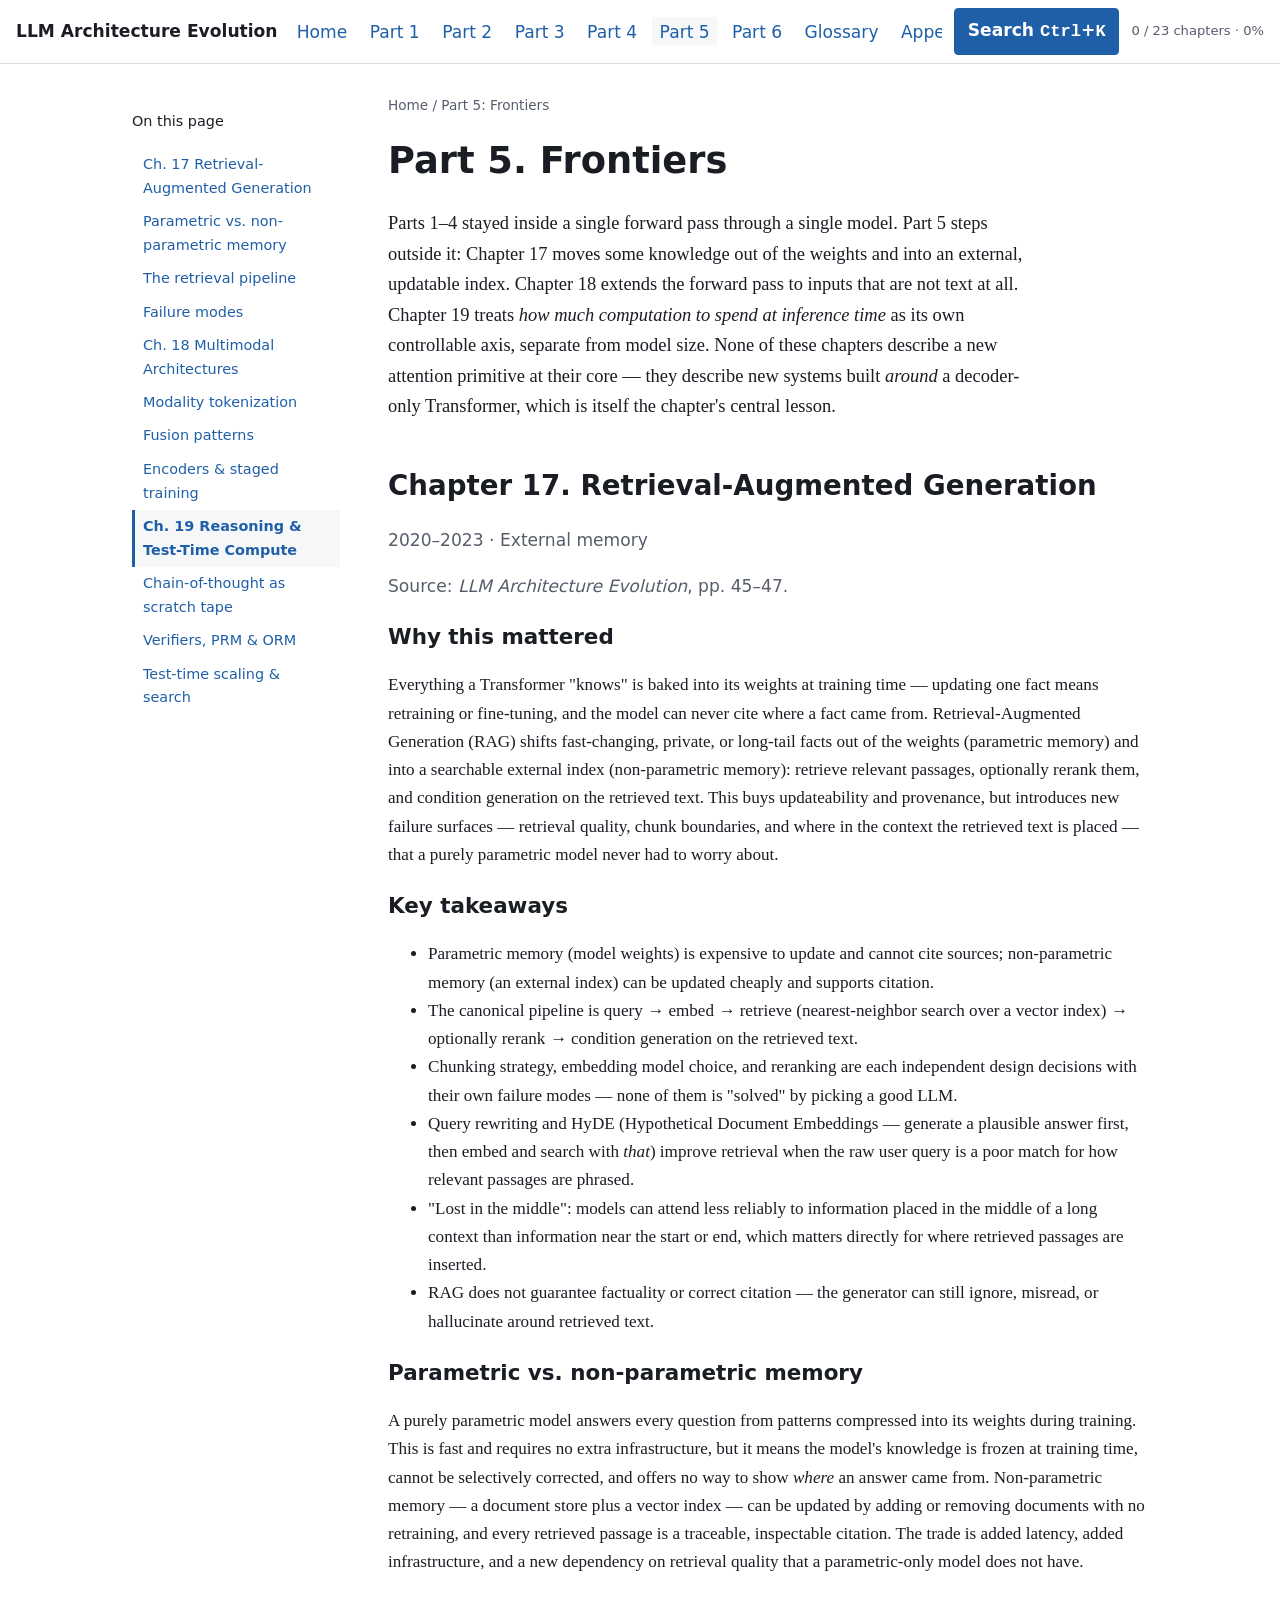
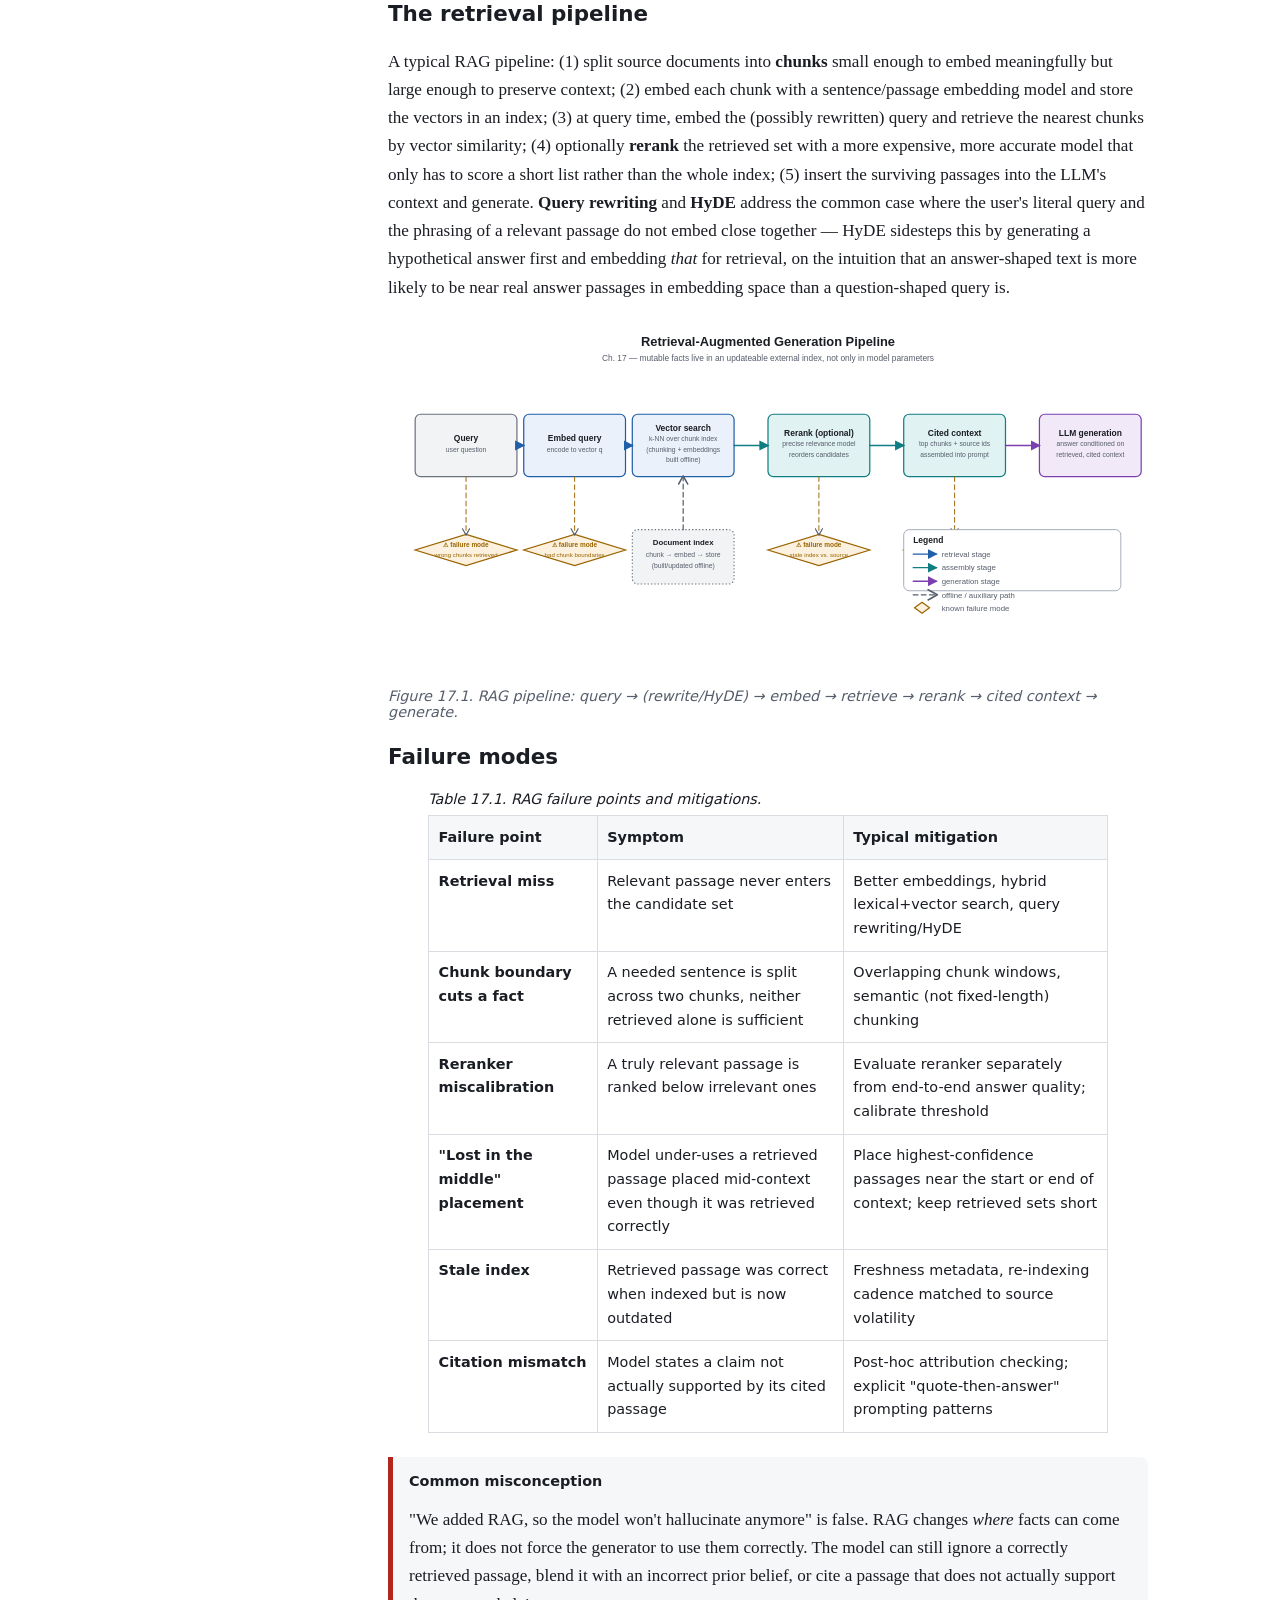
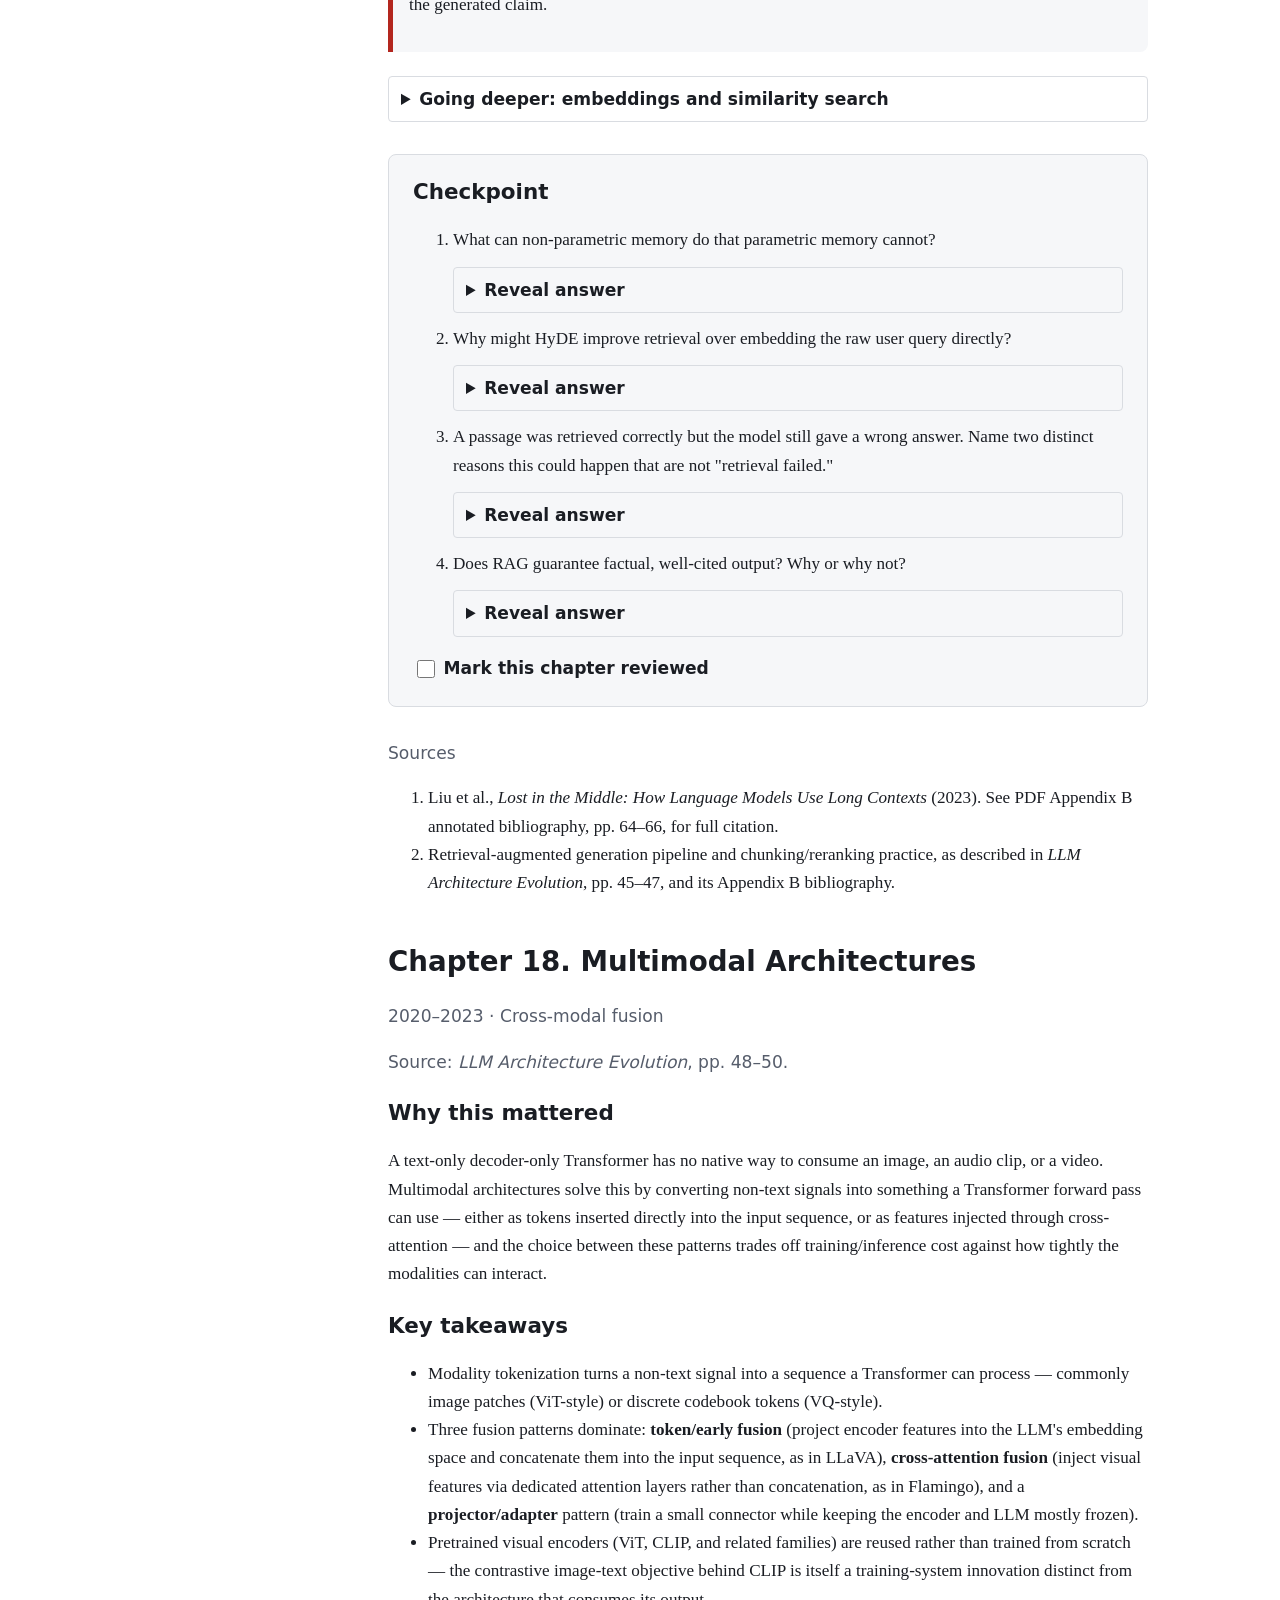
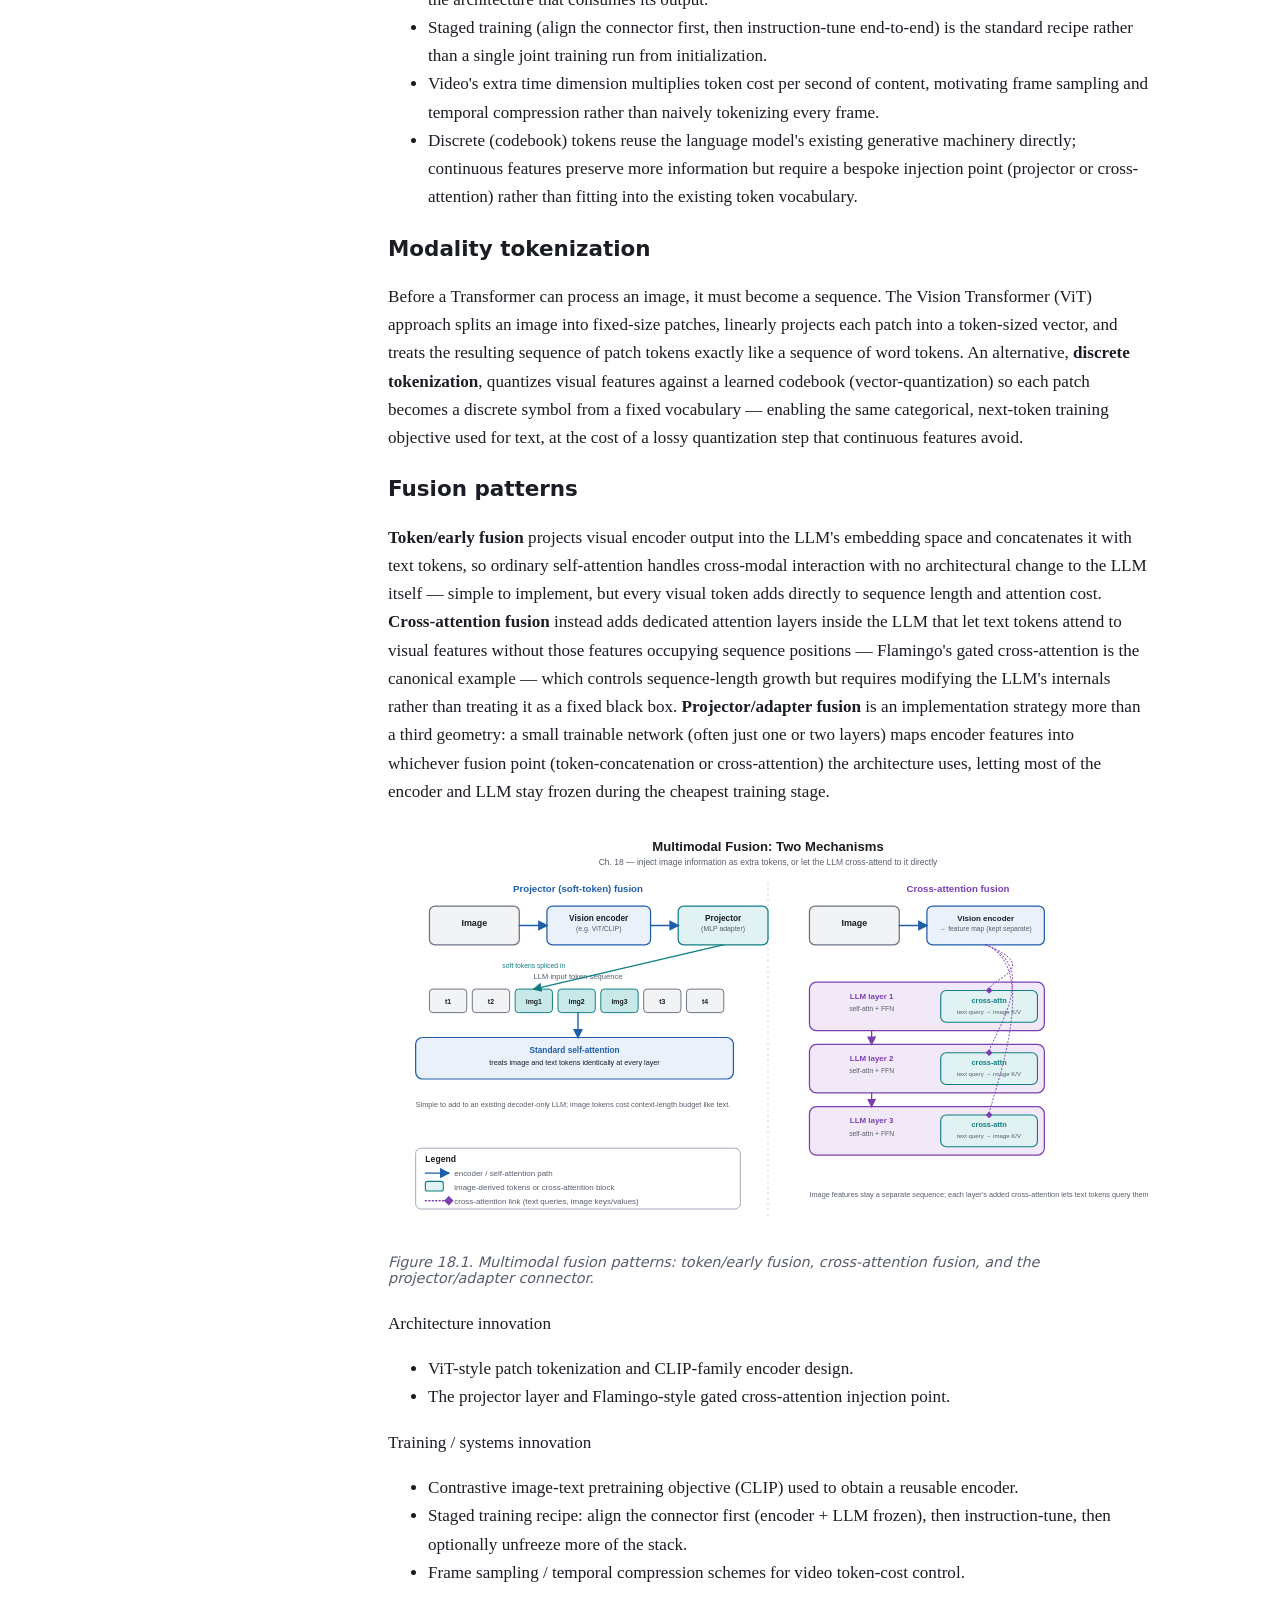
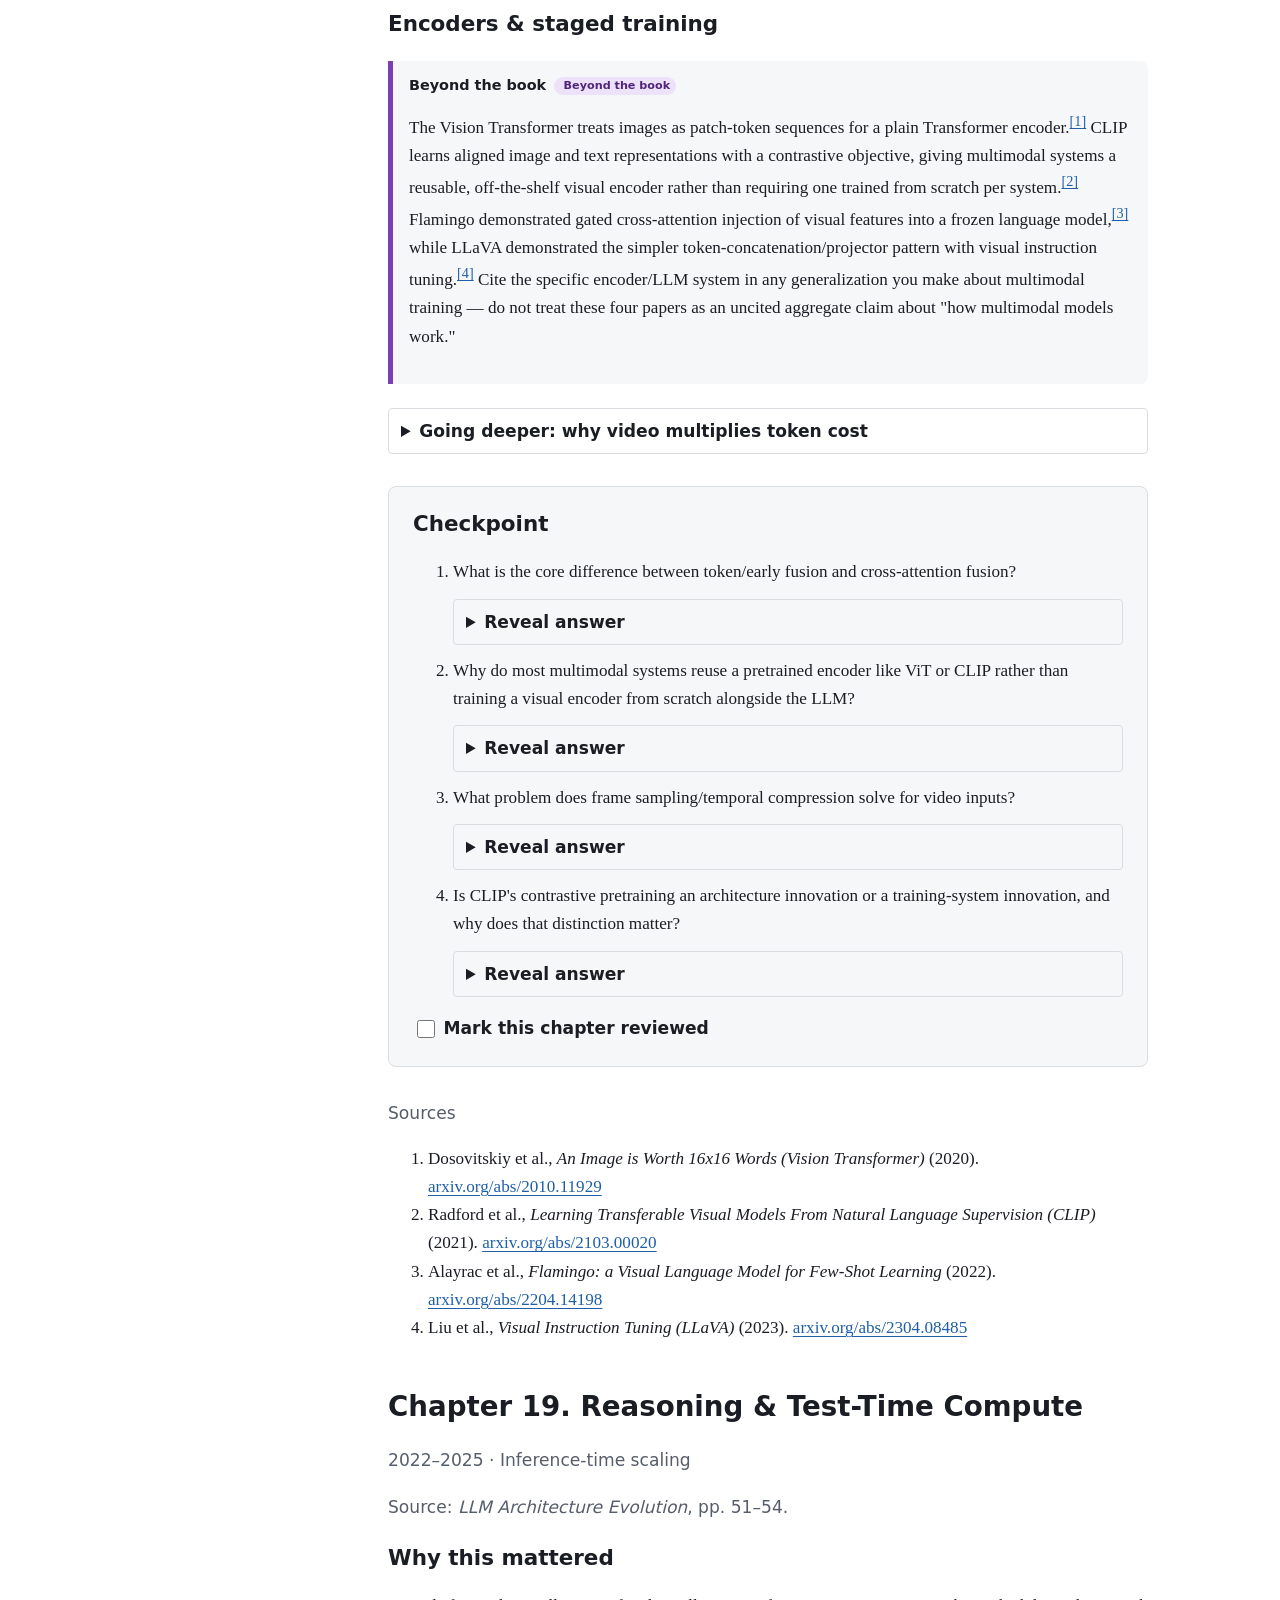
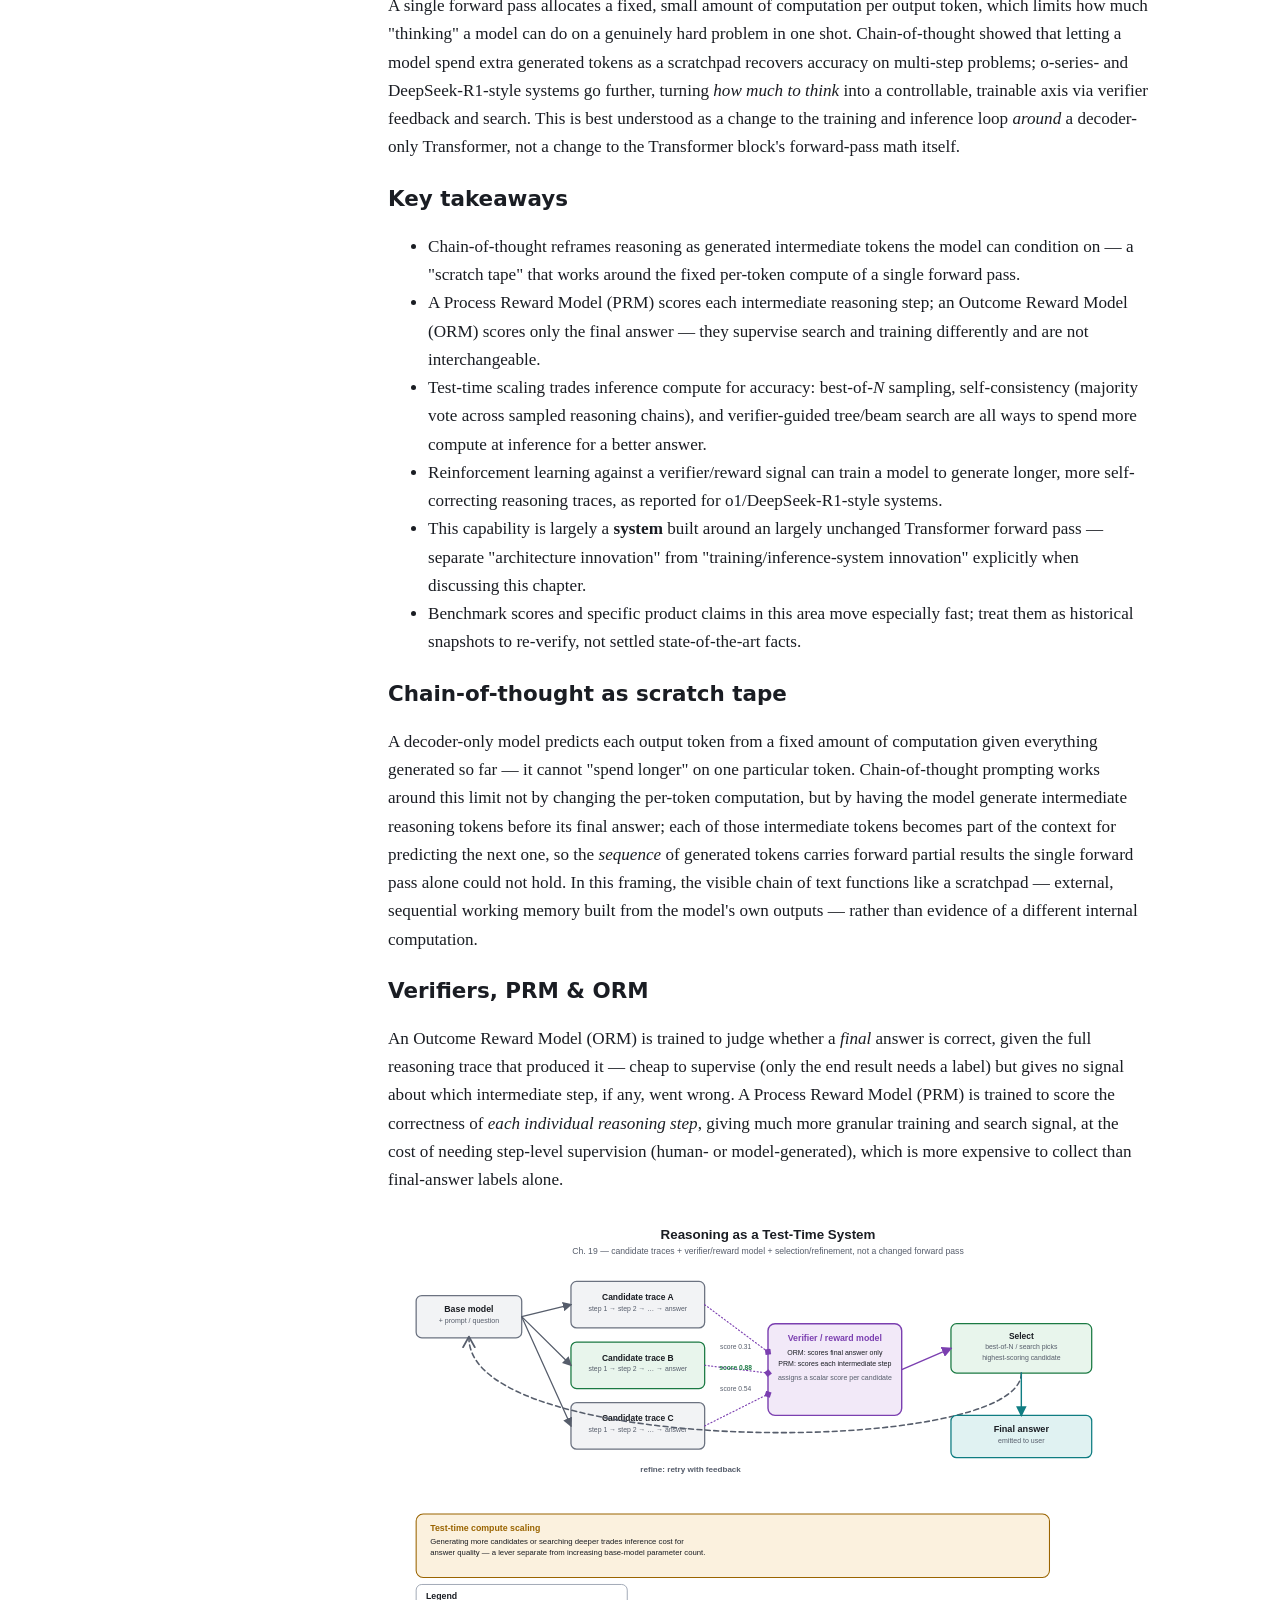
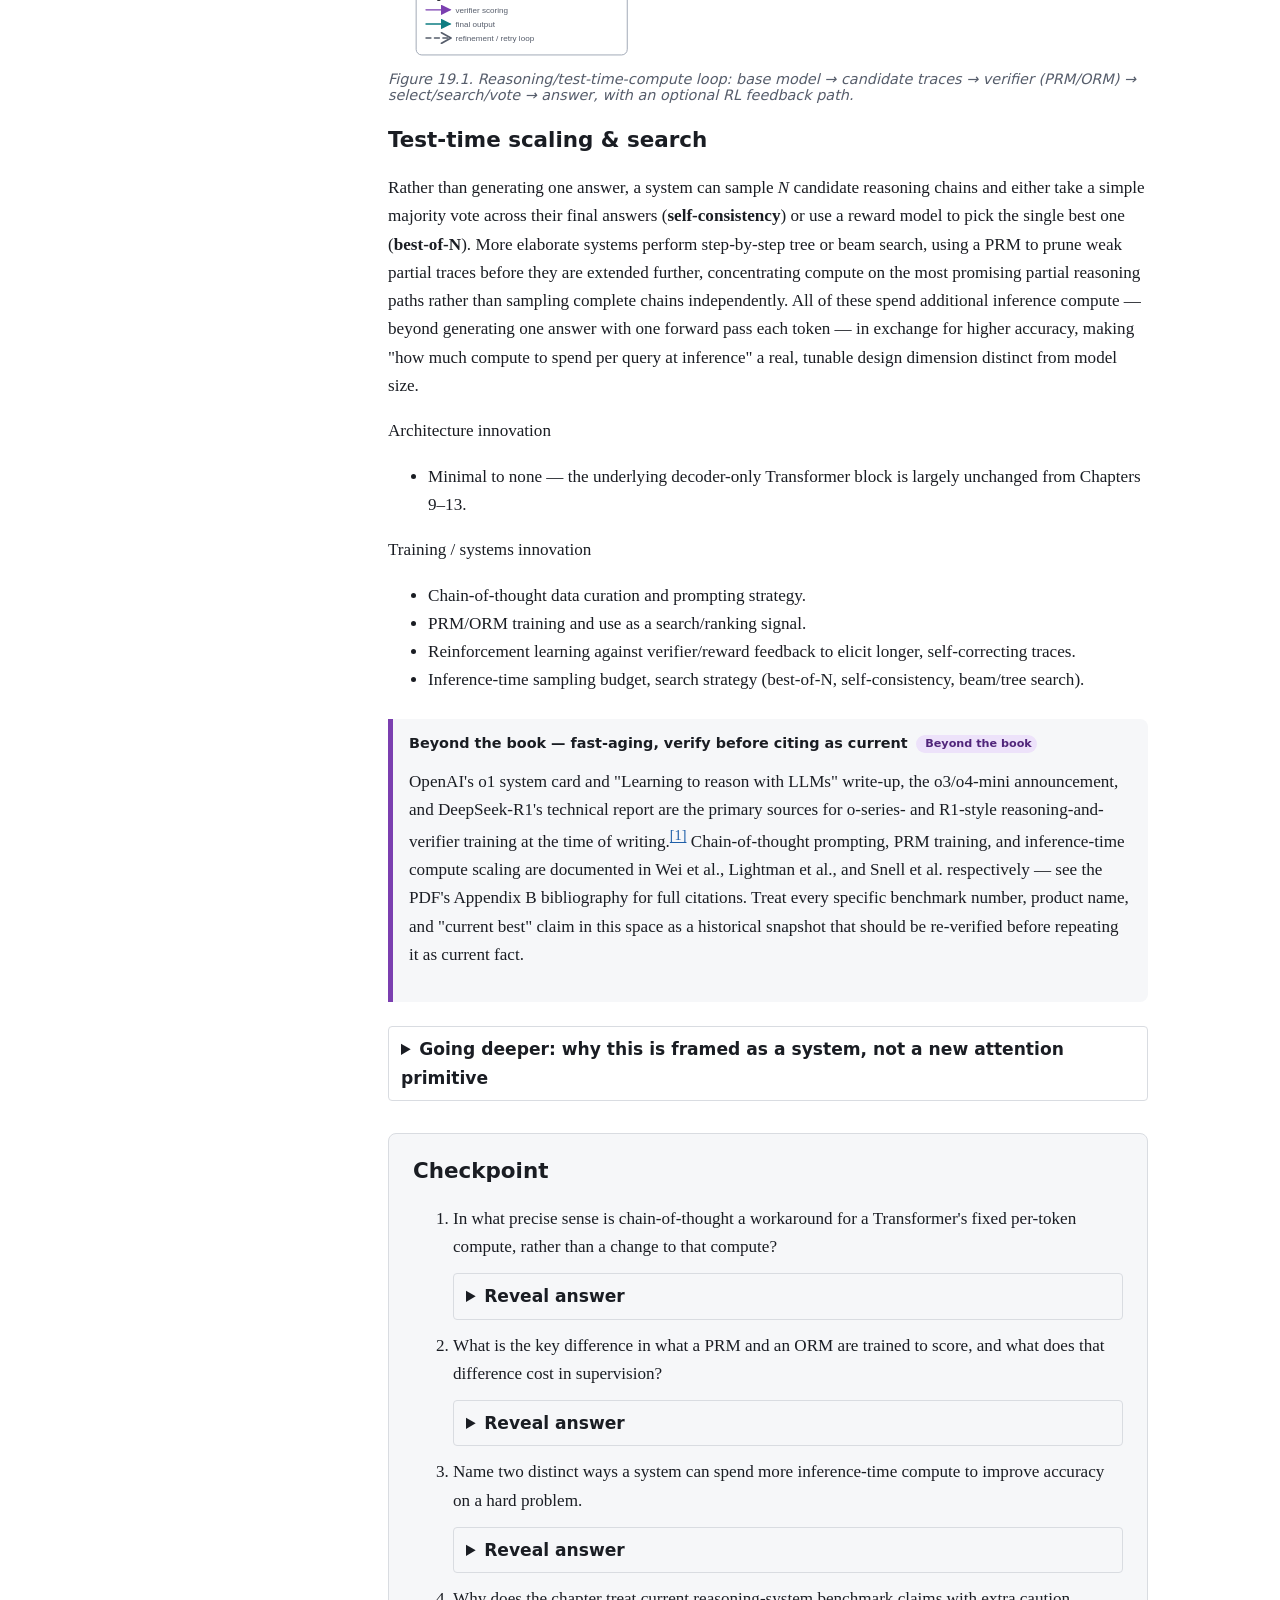
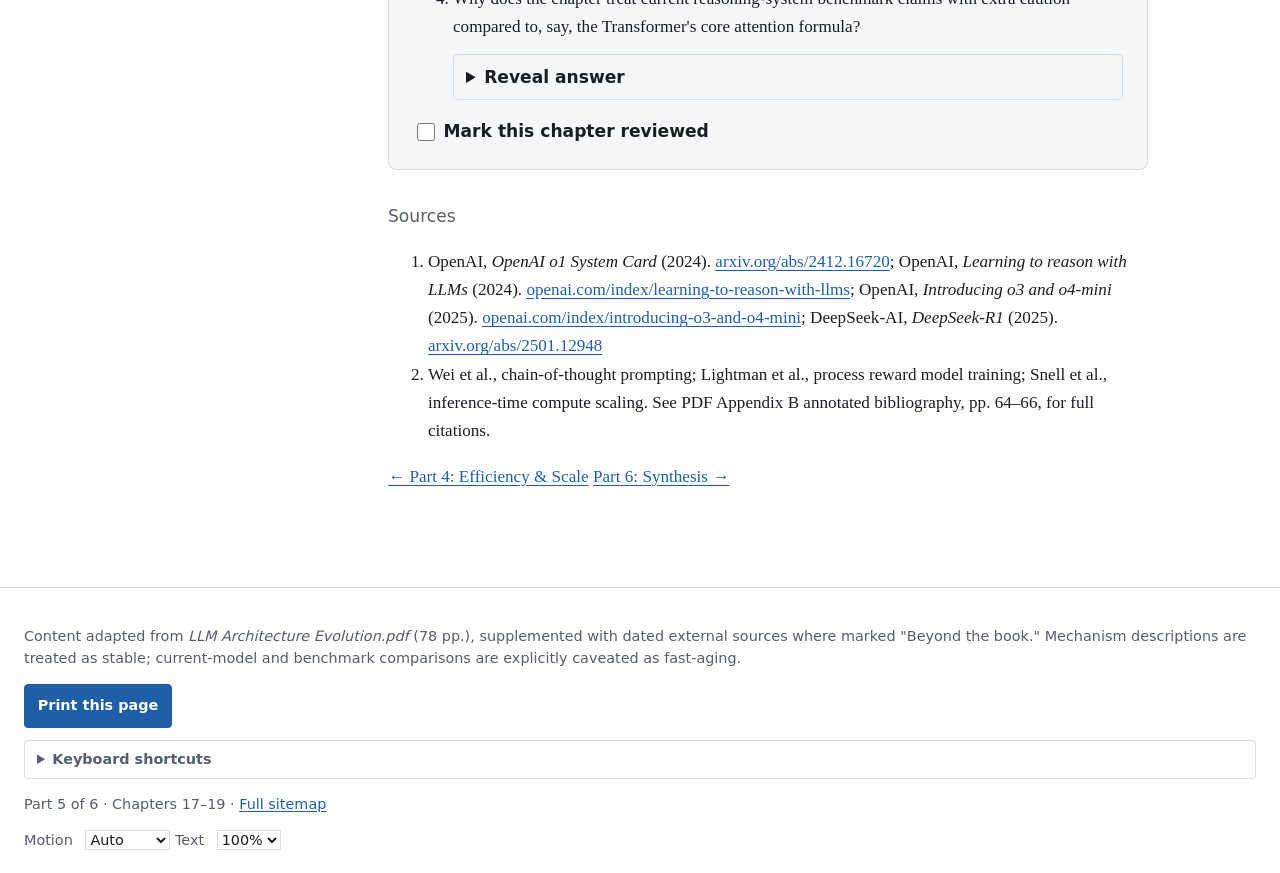
<file: part-5-frontiers.html>
<!DOCTYPE html>
<html lang="en">
<head>
<meta charset="UTF-8">
<meta name="viewport" content="width=device-width, initial-scale=1.0">
<title>Part 5: Frontiers (Ch. 17–19) · LLM Architecture Evolution</title>
<meta name="description" content="Retrieval-augmented generation, multimodal architectures, and reasoning / test-time compute.">
<link rel="stylesheet" href="assets/styles.css">
<link rel="stylesheet" href="assets/print.css" media="print">
</head>
<body>
<a class="skip-link" href="#main">Skip to content</a>

<header class="site-header">
  <div class="site-header-inner">
    <a class="site-title" href="index.html">LLM Architecture Evolution</a>
    <button class="nav-toggle js-only" type="button" data-action="toggle-nav" aria-expanded="false" aria-controls="primary-nav">
      <span class="sr-only">Toggle navigation</span>
      <span aria-hidden="true">☰</span>
    </button>
    <nav class="primary-nav" id="primary-nav" aria-label="Primary">
      <ul>
        <li><a href="index.html">Home</a></li>
        <li><a href="part-1-foundations.html">Part 1</a></li>
        <li><a href="part-2-sequence-models.html">Part 2</a></li>
        <li><a href="part-3-scaling.html">Part 3</a></li>
        <li><a href="part-4-efficiency.html">Part 4</a></li>
        <li><a href="part-5-frontiers.html" aria-current="page">Part 5</a></li>
        <li><a href="part-6-synthesis.html">Part 6</a></li>
        <li><a href="glossary.html">Glossary</a></li>
        <li><a href="appendices.html">Appendices</a></li>
        <li><a href="code-appendix.html">Code</a></li>
        <li><a href="practice.html">Practice</a></li>
        <li><a href="sitemap.html">Sitemap</a></li>
      </ul>
    </nav>
    <button class="search-trigger js-only" type="button" data-action="open-search">Search <kbd>Ctrl</kbd>+<kbd>K</kbd></button>
    <div class="progress-indicator" data-progress-indicator aria-live="polite">Part 5 of 6</div>
  </div>
</header>

<details class="toc-mobile">
  <summary>On this page</summary>
  <ol>
    <li><a href="#ch-17">Ch. 17 Retrieval-Augmented Generation</a></li>
    <li><a href="#ch-18">Ch. 18 Multimodal Architectures</a></li>
    <li><a href="#ch-19">Ch. 19 Reasoning &amp; Test-Time Compute</a></li>
  </ol>
</details>

<div class="page-layout">
<nav class="toc-sidebar" aria-label="On this page">
  <p class="toc-heading">On this page</p>
  <ol>
    <li><a href="#ch-17">Ch. 17 Retrieval-Augmented Generation</a>
      <ol>
        <li><a href="#ch-17-memory">Parametric vs. non-parametric memory</a></li>
        <li><a href="#ch-17-pipeline">The retrieval pipeline</a></li>
        <li><a href="#ch-17-failures">Failure modes</a></li>
      </ol>
    </li>
    <li><a href="#ch-18">Ch. 18 Multimodal Architectures</a>
      <ol>
        <li><a href="#ch-18-tokenize">Modality tokenization</a></li>
        <li><a href="#ch-18-fusion">Fusion patterns</a></li>
        <li><a href="#ch-18-training">Encoders &amp; staged training</a></li>
      </ol>
    </li>
    <li><a href="#ch-19">Ch. 19 Reasoning &amp; Test-Time Compute</a>
      <ol>
        <li><a href="#ch-19-scratch">Chain-of-thought as scratch tape</a></li>
        <li><a href="#ch-19-verify">Verifiers, PRM &amp; ORM</a></li>
        <li><a href="#ch-19-scaling">Test-time scaling &amp; search</a></li>
      </ol>
    </li>
  </ol>
</nav>

<main id="main">
  <nav class="breadcrumb" aria-label="Breadcrumb">Home / Part 5: Frontiers</nav>

  <h1>Part 5. Frontiers</h1>
  <p class="part-intro">
    Parts 1–4 stayed inside a single forward pass through a single model. Part 5 steps outside it:
    Chapter 17 moves some knowledge out of the weights and into an external, updatable index.
    Chapter 18 extends the forward pass to inputs that are not text at all. Chapter 19 treats
    <em>how much computation to spend at inference time</em> as its own controllable axis, separate
    from model size. None of these chapters describe a new attention primitive at their core — they
    describe new systems built <em>around</em> a decoder-only Transformer, which is itself the
    chapter's central lesson.
  </p>

  <!-- ================= CH 17 ================= -->
  <section id="ch-17" aria-labelledby="ch-17-title">
    <h2 id="ch-17-title">Chapter 17. Retrieval-Augmented Generation</h2>
    <span class="era-badge">2020–2023 · External memory</span>
    <p class="page-ref">Source: <cite>LLM Architecture Evolution</cite>, pp. 45–47.</p>

    <h3 class="section-label">Why this mattered</h3>
    <p>
      Everything a Transformer "knows" is baked into its weights at training time — updating one
      fact means retraining or fine-tuning, and the model can never cite where a fact came from.
      Retrieval-Augmented Generation (RAG) shifts fast-changing, private, or long-tail facts out of
      the weights (parametric memory) and into a searchable external index (non-parametric memory):
      retrieve relevant passages, optionally rerank them, and condition generation on the retrieved
      text. This buys updateability and provenance, but introduces new failure surfaces —
      retrieval quality, chunk boundaries, and where in the context the retrieved text is placed —
      that a purely parametric model never had to worry about.
    </p>

    <h3 class="section-label">Key takeaways</h3>
    <ul class="key-takeaways">
      <li>Parametric memory (model weights) is expensive to update and cannot cite sources;
        non-parametric memory (an external index) can be updated cheaply and supports citation.</li>
      <li>The canonical pipeline is query → embed → retrieve (nearest-neighbor search over a vector
        index) → optionally rerank → condition generation on the retrieved text.</li>
      <li>Chunking strategy, embedding model choice, and reranking are each independent design
        decisions with their own failure modes — none of them is "solved" by picking a good LLM.</li>
      <li>Query rewriting and HyDE (Hypothetical Document Embeddings — generate a plausible answer
        first, then embed and search with <em>that</em>) improve retrieval when the raw user query is
        a poor match for how relevant passages are phrased.</li>
      <li>"Lost in the middle": models can attend less reliably to information placed in the middle
        of a long context than information near the start or end, which matters directly for where
        retrieved passages are inserted.</li>
      <li>RAG does not guarantee factuality or correct citation — the generator can still ignore,
        misread, or hallucinate around retrieved text.</li>
    </ul>

    <h3 id="ch-17-memory">Parametric vs. non-parametric memory</h3>
    <p>
      A purely parametric model answers every question from patterns compressed into its weights
      during training. This is fast and requires no extra infrastructure, but it means the model's
      knowledge is frozen at training time, cannot be selectively corrected, and offers no way to
      show <em>where</em> an answer came from. Non-parametric memory — a document store plus a
      vector index — can be updated by adding or removing documents with no retraining, and every
      retrieved passage is a traceable, inspectable citation. The trade is added latency, added
      infrastructure, and a new dependency on retrieval quality that a parametric-only model does not
      have.
    </p>

    <h3 id="ch-17-pipeline">The retrieval pipeline</h3>
    <p>
      A typical RAG pipeline: (1) split source documents into <strong>chunks</strong> small enough to
      embed meaningfully but large enough to preserve context; (2) embed each chunk with a
      sentence/passage embedding model and store the vectors in an index; (3) at query time, embed
      the (possibly rewritten) query and retrieve the nearest chunks by vector similarity; (4)
      optionally <strong>rerank</strong> the retrieved set with a more expensive, more accurate model
      that only has to score a short list rather than the whole index; (5) insert the surviving
      passages into the LLM's context and generate. <strong>Query rewriting</strong> and
      <strong>HyDE</strong> address the common case where the user's literal query and the phrasing of
      a relevant passage do not embed close together — HyDE sidesteps this by generating a
      hypothetical answer first and embedding <em>that</em> for retrieval, on the intuition that an
      answer-shaped text is more likely to be near real answer passages in embedding space than a
      question-shaped query is.
    </p>

    <figure class="diagram" role="group" aria-labelledby="dg-17-1-title">
      <img src="assets/diagrams/rag-pipeline.svg" alt="Diagram of the retrieval-augmented generation pipeline: a user query is optionally rewritten or expanded into a hypothetical answer (HyDE), embedded, used to search a vector index of chunked and embedded source documents, the top results are optionally reranked, and the surviving passages are inserted into the LLM's context alongside the original query before generation, with citations attached to each passage." loading="lazy">
      <figcaption id="dg-17-1-title">Figure 17.1. RAG pipeline: query → (rewrite/HyDE) → embed → retrieve → rerank → cited context → generate.</figcaption>
    </figure>

    <h3 id="ch-17-failures">Failure modes</h3>
    <figure class="comparison-table-wrap">
      <figcaption>Table 17.1. RAG failure points and mitigations.</figcaption>
      <div class="table-scroll">
        <table class="comparison-table">
          <thead>
            <tr><th scope="col">Failure point</th><th scope="col">Symptom</th><th scope="col">Typical mitigation</th></tr>
          </thead>
          <tbody>
            <tr><th scope="row">Retrieval miss</th><td>Relevant passage never enters the candidate set</td><td>Better embeddings, hybrid lexical+vector search, query rewriting/HyDE</td></tr>
            <tr><th scope="row">Chunk boundary cuts a fact</th><td>A needed sentence is split across two chunks, neither retrieved alone is sufficient</td><td>Overlapping chunk windows, semantic (not fixed-length) chunking</td></tr>
            <tr><th scope="row">Reranker miscalibration</th><td>A truly relevant passage is ranked below irrelevant ones</td><td>Evaluate reranker separately from end-to-end answer quality; calibrate threshold</td></tr>
            <tr><th scope="row">"Lost in the middle" placement</th><td>Model under-uses a retrieved passage placed mid-context even though it was retrieved correctly</td><td>Place highest-confidence passages near the start or end of context; keep retrieved sets short</td></tr>
            <tr><th scope="row">Stale index</th><td>Retrieved passage was correct when indexed but is now outdated</td><td>Freshness metadata, re-indexing cadence matched to source volatility</td></tr>
            <tr><th scope="row">Citation mismatch</th><td>Model states a claim not actually supported by its cited passage</td><td>Post-hoc attribution checking; explicit "quote-then-answer" prompting patterns</td></tr>
          </tbody>
        </table>
      </div>
    </figure>

    <aside class="callout" data-type="misconception">
      <p class="callout-label">Common misconception</p>
      <div class="callout-body">
        <p>
          "We added RAG, so the model won't hallucinate anymore" is false. RAG changes <em>where</em>
          facts can come from; it does not force the generator to use them correctly. The model can
          still ignore a correctly retrieved passage, blend it with an incorrect prior belief, or
          cite a passage that does not actually support the generated claim.
        </p>
      </div>
    </aside>

    <details class="going-deeper">
      <summary>Going deeper: embeddings and similarity search</summary>
      <p>
        Retrieval typically ranks chunks by cosine similarity or dot product between the query
        embedding and each chunk embedding, found efficiently over large indexes with approximate
        nearest-neighbor structures (rather than an exhaustive scan) so that latency stays low as the
        index grows. Reranking then re-scores only the top handful of candidates with a model that
        jointly encodes the query and each candidate passage (rather than scoring each in isolation,
        as embedding-only retrieval does), recovering some of the quality that pure vector search
        leaves on the table in exchange for that extra, more expensive scoring pass.
      </p>
    </details>

    <div class="checkpoint" data-chapter="ch-17">
      <h3>Checkpoint</h3>
      <ol class="checkpoint-questions">
        <li>What can non-parametric memory do that parametric memory cannot?
          <details><summary>Reveal answer</summary>It can be updated cheaply (add/remove documents,
          no retraining) and it supports citing exactly which passage an answer came from — neither
          is possible with knowledge baked purely into model weights.</details>
        </li>
        <li>Why might HyDE improve retrieval over embedding the raw user query directly?
          <details><summary>Reveal answer</summary>A user's question and a relevant passage's
          phrasing often do not embed close together. HyDE generates a plausible, answer-shaped text
          first and embeds that instead, on the intuition that answer-shaped text sits closer to real
          answer passages in embedding space than a question does.</details>
        </li>
        <li>A passage was retrieved correctly but the model still gave a wrong answer. Name two
          distinct reasons this could happen that are not "retrieval failed."
          <details><summary>Reveal answer</summary>The passage may have been placed in a
          context position the model under-attends to ("lost in the middle"); or the model may have
          ignored/misread the retrieved text and answered from its own parametric prior instead.</details>
        </li>
        <li>Does RAG guarantee factual, well-cited output? Why or why not?
          <details><summary>Reveal answer</summary>No. RAG only changes what information is
          available in context; the generator can still ignore correct passages, misattribute claims,
          or hallucinate around retrieved text — factuality is improved on average, not guaranteed.</details>
        </li>
      </ol>
      <label class="mark-reviewed"><input type="checkbox" data-progress-key="ch-17"> Mark this chapter reviewed</label>
    </div>

    <p class="sources-heading">Sources</p>
    <ol class="sources-list">
      <li>Liu et al., <cite>Lost in the Middle: How Language Models Use Long Contexts</cite> (2023). See PDF Appendix B annotated bibliography, pp. 64–66, for full citation.</li>
      <li>Retrieval-augmented generation pipeline and chunking/reranking practice, as described in <cite>LLM Architecture Evolution</cite>, pp. 45–47, and its Appendix B bibliography.</li>
    </ol>
  </section>

  <!-- ================= CH 18 ================= -->
  <section id="ch-18" aria-labelledby="ch-18-title">
    <h2 id="ch-18-title">Chapter 18. Multimodal Architectures</h2>
    <span class="era-badge">2020–2023 · Cross-modal fusion</span>
    <p class="page-ref">Source: <cite>LLM Architecture Evolution</cite>, pp. 48–50.</p>

    <h3 class="section-label">Why this mattered</h3>
    <p>
      A text-only decoder-only Transformer has no native way to consume an image, an audio clip, or
      a video. Multimodal architectures solve this by converting non-text signals into something a
      Transformer forward pass can use — either as tokens inserted directly into the input sequence,
      or as features injected through cross-attention — and the choice between these patterns trades
      off training/inference cost against how tightly the modalities can interact.
    </p>

    <h3 class="section-label">Key takeaways</h3>
    <ul class="key-takeaways">
      <li>Modality tokenization turns a non-text signal into a sequence a Transformer can process —
        commonly image patches (ViT-style) or discrete codebook tokens (VQ-style).</li>
      <li>Three fusion patterns dominate: <strong>token/early fusion</strong> (project encoder
        features into the LLM's embedding space and concatenate them into the input sequence, as in
        LLaVA), <strong>cross-attention fusion</strong> (inject visual features via dedicated
        attention layers rather than concatenation, as in Flamingo), and a <strong>projector/adapter</strong>
        pattern (train a small connector while keeping the encoder and LLM mostly frozen).</li>
      <li>Pretrained visual encoders (ViT, CLIP, and related families) are reused rather than trained
        from scratch — the contrastive image-text objective behind CLIP is itself a training-system
        innovation distinct from the architecture that consumes its output.</li>
      <li>Staged training (align the connector first, then instruction-tune end-to-end) is the
        standard recipe rather than a single joint training run from initialization.</li>
      <li>Video's extra time dimension multiplies token cost per second of content, motivating frame
        sampling and temporal compression rather than naively tokenizing every frame.</li>
      <li>Discrete (codebook) tokens reuse the language model's existing generative machinery
        directly; continuous features preserve more information but require a bespoke injection point
        (projector or cross-attention) rather than fitting into the existing token vocabulary.</li>
    </ul>

    <h3 id="ch-18-tokenize">Modality tokenization</h3>
    <p>
      Before a Transformer can process an image, it must become a sequence. The Vision Transformer
      (ViT) approach splits an image into fixed-size patches, linearly projects each patch into a
      token-sized vector, and treats the resulting sequence of patch tokens exactly like a sequence
      of word tokens. An alternative, <strong>discrete tokenization</strong>, quantizes visual
      features against a learned codebook (vector-quantization) so each patch becomes a discrete
      symbol from a fixed vocabulary — enabling the same categorical, next-token training objective
      used for text, at the cost of a lossy quantization step that continuous features avoid.
    </p>

    <h3 id="ch-18-fusion">Fusion patterns</h3>
    <p>
      <strong>Token/early fusion</strong> projects visual encoder output into the LLM's embedding
      space and concatenates it with text tokens, so ordinary self-attention handles cross-modal
      interaction with no architectural change to the LLM itself — simple to implement, but every
      visual token adds directly to sequence length and attention cost. <strong>Cross-attention
      fusion</strong> instead adds dedicated attention layers inside the LLM that let text tokens
      attend to visual features without those features occupying sequence positions — Flamingo's
      gated cross-attention is the canonical example — which controls sequence-length growth but
      requires modifying the LLM's internals rather than treating it as a fixed black box.
      <strong>Projector/adapter fusion</strong> is an implementation strategy more than a third
      geometry: a small trainable network (often just one or two layers) maps encoder features into
      whichever fusion point (token-concatenation or cross-attention) the architecture uses, letting
      most of the encoder and LLM stay frozen during the cheapest training stage.
    </p>

    <figure class="diagram" role="group" aria-labelledby="dg-18-1-title">
      <img src="assets/diagrams/multimodal-fusion.svg" alt="Diagram comparing three multimodal fusion patterns: token/early fusion where projected image patch tokens are concatenated directly into the LLM's input sequence; cross-attention fusion where a frozen vision encoder's features are injected into dedicated cross-attention layers inside the LLM without adding sequence positions; and a projector/adapter pattern where a small trainable connector maps frozen encoder output into either fusion point." loading="lazy">
      <figcaption id="dg-18-1-title">Figure 18.1. Multimodal fusion patterns: token/early fusion, cross-attention fusion, and the projector/adapter connector.</figcaption>
    </figure>

    <div class="innovation-split">
      <div class="innovation-block" data-kind="architecture">
        <p class="innovation-label">Architecture innovation</p>
        <ul>
          <li>ViT-style patch tokenization and CLIP-family encoder design.</li>
          <li>The projector layer and Flamingo-style gated cross-attention injection point.</li>
        </ul>
      </div>
      <div class="innovation-block" data-kind="training-system">
        <p class="innovation-label">Training / systems innovation</p>
        <ul>
          <li>Contrastive image-text pretraining objective (CLIP) used to obtain a reusable encoder.</li>
          <li>Staged training recipe: align the connector first (encoder + LLM frozen), then
            instruction-tune, then optionally unfreeze more of the stack.</li>
          <li>Frame sampling / temporal compression schemes for video token-cost control.</li>
        </ul>
      </div>
    </div>

    <h3 id="ch-18-training">Encoders &amp; staged training</h3>
    <aside class="callout" data-type="research">
      <p class="callout-label">Beyond the book</p>
      <div class="callout-body">
        <p>
          The Vision Transformer treats images as patch-token sequences for a plain Transformer
          encoder.<sup><a href="#ch-18-src-1">[1]</a></sup> CLIP learns aligned image and text
          representations with a contrastive objective, giving multimodal systems a reusable,
          off-the-shelf visual encoder rather than requiring one trained from scratch per
          system.<sup><a href="#ch-18-src-2">[2]</a></sup> Flamingo demonstrated gated cross-attention
          injection of visual features into a frozen language model,<sup><a href="#ch-18-src-3">[3]</a></sup>
          while LLaVA demonstrated the simpler token-concatenation/projector pattern with visual
          instruction tuning.<sup><a href="#ch-18-src-4">[4]</a></sup> Cite the specific
          encoder/LLM system in any generalization you make about multimodal training — do not treat
          these four papers as an uncited aggregate claim about "how multimodal models work."
        </p>
      </div>
    </aside>

    <details class="going-deeper">
      <summary>Going deeper: why video multiplies token cost</summary>
      <p>
        A single image might tokenize into a few hundred patch tokens. A video is, naively, a
        sequence of images at some frame rate — tokenizing every frame independently multiplies the
        per-image token cost by the number of frames, which for even a short clip at a normal frame
        rate can dwarf the text token budget entirely. Practical systems instead subsample frames
        (processing far fewer than the source frame rate), pool or compress tokens temporally across
        nearby frames, or use dedicated video encoders that model short temporal windows jointly
        rather than frame-by-frame, trading temporal fidelity for a token budget the surrounding LLM
        can actually afford to attend over.
      </p>
    </details>

    <div class="checkpoint" data-chapter="ch-18">
      <h3>Checkpoint</h3>
      <ol class="checkpoint-questions">
        <li>What is the core difference between token/early fusion and cross-attention fusion?
          <details><summary>Reveal answer</summary>Token/early fusion concatenates projected visual
          features directly into the input sequence, so they occupy sequence positions and are
          handled by ordinary self-attention; cross-attention fusion injects visual features through
          dedicated attention layers inside the LLM without adding sequence positions, requiring
          internal changes to the LLM instead.</details>
        </li>
        <li>Why do most multimodal systems reuse a pretrained encoder like ViT or CLIP rather than
          training a visual encoder from scratch alongside the LLM?
          <details><summary>Reveal answer</summary>Pretrained encoders (especially CLIP's
          contrastively-trained, image-text-aligned representations) are expensive to train and
          already capture broadly useful visual structure; reusing one is cheaper and typically more
          effective than training a bespoke encoder jointly with limited multimodal data.</details>
        </li>
        <li>What problem does frame sampling/temporal compression solve for video inputs?
          <details><summary>Reveal answer</summary>Tokenizing every frame independently multiplies
          per-image token cost by frame count, quickly exceeding a practical attention budget; sampling
          and temporal compression reduce the token count per second of video to something the LLM can
          afford to process.</details>
        </li>
        <li>Is CLIP's contrastive pretraining an architecture innovation or a training-system
          innovation, and why does that distinction matter?
          <details><summary>Reveal answer</summary>It is primarily a training-system innovation — a
          new pretraining objective — rather than a new forward-pass architecture; separating this
          from architecture innovations (like the projector or cross-attention injection point)
          avoids conflating "how the model is trained" with "how the model computes its output."</details>
        </li>
      </ol>
      <label class="mark-reviewed"><input type="checkbox" data-progress-key="ch-18"> Mark this chapter reviewed</label>
    </div>

    <p class="sources-heading">Sources</p>
    <ol class="sources-list">
      <li id="ch-18-src-1">Dosovitskiy et al., <cite>An Image is Worth 16x16 Words (Vision Transformer)</cite> (2020). <a href="https://arxiv.org/abs/2010.11929">arxiv.org/abs/2010.11929</a></li>
      <li id="ch-18-src-2">Radford et al., <cite>Learning Transferable Visual Models From Natural Language Supervision (CLIP)</cite> (2021). <a href="https://arxiv.org/abs/2103.00020">arxiv.org/abs/2103.00020</a></li>
      <li id="ch-18-src-3">Alayrac et al., <cite>Flamingo: a Visual Language Model for Few-Shot Learning</cite> (2022). <a href="https://arxiv.org/abs/2204.14198">arxiv.org/abs/2204.14198</a></li>
      <li id="ch-18-src-4">Liu et al., <cite>Visual Instruction Tuning (LLaVA)</cite> (2023). <a href="https://arxiv.org/abs/2304.08485">arxiv.org/abs/2304.08485</a></li>
    </ol>
  </section>

  <!-- ================= CH 19 ================= -->
  <section id="ch-19" aria-labelledby="ch-19-title">
    <h2 id="ch-19-title">Chapter 19. Reasoning &amp; Test-Time Compute</h2>
    <span class="era-badge">2022–2025 · Inference-time scaling</span>
    <p class="page-ref">Source: <cite>LLM Architecture Evolution</cite>, pp. 51–54.</p>

    <h3 class="section-label">Why this mattered</h3>
    <p>
      A single forward pass allocates a fixed, small amount of computation per output token, which
      limits how much "thinking" a model can do on a genuinely hard problem in one shot.
      Chain-of-thought showed that letting a model spend extra generated tokens as a scratchpad
      recovers accuracy on multi-step problems; o-series- and DeepSeek-R1-style systems go further,
      turning <em>how much to think</em> into a controllable, trainable axis via verifier feedback and
      search. This is best understood as a change to the training and inference loop <em>around</em>
      a decoder-only Transformer, not a change to the Transformer block's forward-pass math itself.
    </p>

    <h3 class="section-label">Key takeaways</h3>
    <ul class="key-takeaways">
      <li>Chain-of-thought reframes reasoning as generated intermediate tokens the model can
        condition on — a "scratch tape" that works around the fixed per-token compute of a single
        forward pass.</li>
      <li>A Process Reward Model (PRM) scores each intermediate reasoning step; an Outcome Reward
        Model (ORM) scores only the final answer — they supervise search and training differently and
        are not interchangeable.</li>
      <li>Test-time scaling trades inference compute for accuracy: best-of-<em>N</em> sampling,
        self-consistency (majority vote across sampled reasoning chains), and verifier-guided
        tree/beam search are all ways to spend more compute at inference for a better answer.</li>
      <li>Reinforcement learning against a verifier/reward signal can train a model to generate
        longer, more self-correcting reasoning traces, as reported for o1/DeepSeek-R1-style systems.</li>
      <li>This capability is largely a <strong>system</strong> built around an largely unchanged
        Transformer forward pass — separate "architecture innovation" from "training/inference-system
        innovation" explicitly when discussing this chapter.</li>
      <li>Benchmark scores and specific product claims in this area move especially fast; treat them
        as historical snapshots to re-verify, not settled state-of-the-art facts.</li>
    </ul>

    <h3 id="ch-19-scratch">Chain-of-thought as scratch tape</h3>
    <p>
      A decoder-only model predicts each output token from a fixed amount of computation given
      everything generated so far — it cannot "spend longer" on one particular token. Chain-of-thought
      prompting works around this limit not by changing the per-token computation, but by having the
      model generate intermediate reasoning tokens before its final answer; each of those intermediate
      tokens becomes part of the context for predicting the next one, so the <em>sequence</em> of
      generated tokens carries forward partial results the single forward pass alone could not hold.
      In this framing, the visible chain of text functions like a scratchpad — external, sequential
      working memory built from the model's own outputs — rather than evidence of a different internal
      computation.
    </p>

    <h3 id="ch-19-verify">Verifiers, PRM &amp; ORM</h3>
    <p>
      An Outcome Reward Model (ORM) is trained to judge whether a <em>final</em> answer is correct,
      given the full reasoning trace that produced it — cheap to supervise (only the end result needs
      a label) but gives no signal about which intermediate step, if any, went wrong. A Process Reward
      Model (PRM) is trained to score the correctness of <em>each individual reasoning step</em>,
      giving much more granular training and search signal, at the cost of needing step-level
      supervision (human- or model-generated), which is more expensive to collect than final-answer
      labels alone.
    </p>

    <figure class="diagram" role="group" aria-labelledby="dg-19-1-title">
      <img src="assets/diagrams/reasoning-verifier-loop.svg" alt="Diagram of a base language model generating multiple candidate reasoning traces for a problem, a verifier or reward model (process-level or outcome-level) scoring the candidate traces or their individual steps, and a selection or search step choosing, refining, or voting across the candidates to produce a final answer, with an optional feedback arrow back into reinforcement-learning training of the base model." loading="lazy">
      <figcaption id="dg-19-1-title">Figure 19.1. Reasoning/test-time-compute loop: base model → candidate traces → verifier (PRM/ORM) → select/search/vote → answer, with an optional RL feedback path.</figcaption>
    </figure>

    <h3 id="ch-19-scaling">Test-time scaling &amp; search</h3>
    <p>
      Rather than generating one answer, a system can sample <em>N</em> candidate reasoning chains and
      either take a simple majority vote across their final answers (<strong>self-consistency</strong>)
      or use a reward model to pick the single best one (<strong>best-of-N</strong>). More elaborate
      systems perform step-by-step tree or beam search, using a PRM to prune weak partial traces
      before they are extended further, concentrating compute on the most promising partial reasoning
      paths rather than sampling complete chains independently. All of these spend additional inference
      compute — beyond generating one answer with one forward pass each token — in exchange for higher
      accuracy, making "how much compute to spend per query at inference" a real, tunable design
      dimension distinct from model size.
    </p>

    <div class="innovation-split">
      <div class="innovation-block" data-kind="architecture">
        <p class="innovation-label">Architecture innovation</p>
        <ul>
          <li>Minimal to none — the underlying decoder-only Transformer block is largely unchanged
            from Chapters 9–13.</li>
        </ul>
      </div>
      <div class="innovation-block" data-kind="training-system">
        <p class="innovation-label">Training / systems innovation</p>
        <ul>
          <li>Chain-of-thought data curation and prompting strategy.</li>
          <li>PRM/ORM training and use as a search/ranking signal.</li>
          <li>Reinforcement learning against verifier/reward feedback to elicit longer, self-correcting
            traces.</li>
          <li>Inference-time sampling budget, search strategy (best-of-N, self-consistency, beam/tree
            search).</li>
        </ul>
      </div>
    </div>

    <aside class="callout" data-type="research">
      <p class="callout-label">Beyond the book — fast-aging, verify before citing as current</p>
      <div class="callout-body">
        <p>
          OpenAI's o1 system card and "Learning to reason with LLMs" write-up, the o3/o4-mini
          announcement, and DeepSeek-R1's technical report are the primary sources for o-series- and
          R1-style reasoning-and-verifier training at the time of writing.<sup><a href="#ch-19-src-1">[1]</a></sup>
          Chain-of-thought prompting, PRM training, and inference-time compute scaling are documented
          in Wei et al., Lightman et al., and Snell et al. respectively — see the PDF's Appendix B
          bibliography for full citations. Treat every specific benchmark number, product name, and
          "current best" claim in this space as a historical snapshot that should be re-verified
          before repeating it as current fact.
        </p>
      </div>
    </aside>

    <details class="going-deeper">
      <summary>Going deeper: why this is framed as a system, not a new attention primitive</summary>
      <p>
        Every mechanism in this chapter — generating a longer trace, scoring it with a separate PRM
        or ORM network, sampling multiple candidates, running a search over partial traces, and
        fine-tuning with RL against that verifier signal — operates on top of an ordinary decoder-only
        Transformer forward pass. None of it changes how a single attention layer computes
        <code>softmax(QKᵀ/√dₖ)V</code>, and the verifier is typically its own separate model rather than
        a modification of the base model's internals. This is why the source frames current reasoning
        capability primarily as a training-and-inference <em>system</em> wrapped around an otherwise
        familiar architecture, rather than as Chapter 20's kind of architecture-family comparison.
      </p>
    </details>

    <div class="checkpoint" data-chapter="ch-19">
      <h3>Checkpoint</h3>
      <ol class="checkpoint-questions">
        <li>In what precise sense is chain-of-thought a workaround for a Transformer's fixed
          per-token compute, rather than a change to that compute?
          <details><summary>Reveal answer</summary>Each forward pass still spends the same fixed
          computation per generated token; chain-of-thought instead lets the model generate additional
          intermediate tokens that become context for later tokens, effectively spreading a hard
          problem's computation across multiple forward passes rather than deepening any single one.</details>
        </li>
        <li>What is the key difference in what a PRM and an ORM are trained to score, and what does
          that difference cost in supervision?
          <details><summary>Reveal answer</summary>An ORM scores only the final answer (cheap to
          supervise — just a correctness label on the outcome); a PRM scores each intermediate
          reasoning step (more useful signal for search and training, but requires more expensive
          step-level supervision).</details>
        </li>
        <li>Name two distinct ways a system can spend more inference-time compute to improve accuracy
          on a hard problem.
          <details><summary>Reveal answer</summary>Any two of: sampling multiple chains and taking a
          majority vote (self-consistency); sampling multiple chains and picking the reward-model-best
          one (best-of-N); running a verifier-guided tree/beam search over partial reasoning steps.</details>
        </li>
        <li>Why does the chapter treat current reasoning-system benchmark claims with extra caution
          compared to, say, the Transformer's core attention formula?
          <details><summary>Reveal answer</summary>Because reasoning/test-time-compute systems,
          their benchmarks, and the specific products implementing them are changing very rapidly;
          the underlying mechanism descriptions are stable, but which system is "best" or exactly what
          score it achieved is a fast-moving, easily outdated claim that should be re-verified before
          being repeated as current fact.</details>
        </li>
      </ol>
      <label class="mark-reviewed"><input type="checkbox" data-progress-key="ch-19"> Mark this chapter reviewed</label>
    </div>

    <p class="sources-heading">Sources</p>
    <ol class="sources-list">
      <li id="ch-19-src-1">OpenAI, <cite>OpenAI o1 System Card</cite> (2024). <a href="https://arxiv.org/abs/2412.16720">arxiv.org/abs/2412.16720</a>; OpenAI, <cite>Learning to reason with LLMs</cite> (2024). <a href="https://openai.com/index/learning-to-reason-with-llms/">openai.com/index/learning-to-reason-with-llms</a>; OpenAI, <cite>Introducing o3 and o4-mini</cite> (2025). <a href="https://openai.com/index/introducing-o3-and-o4-mini/">openai.com/index/introducing-o3-and-o4-mini</a>; DeepSeek-AI, <cite>DeepSeek-R1</cite> (2025). <a href="https://arxiv.org/abs/2501.12948">arxiv.org/abs/2501.12948</a></li>
      <li>Wei et al., chain-of-thought prompting; Lightman et al., process reward model training; Snell et al., inference-time compute scaling. See PDF Appendix B annotated bibliography, pp. 64–66, for full citations.</li>
    </ol>
  </section>

  <nav class="part-pager" aria-label="Part navigation">
    <a href="part-4-efficiency.html">← Part 4: Efficiency &amp; Scale</a>
    <a href="part-6-synthesis.html">Part 6: Synthesis →</a>
  </nav>
</main>
</div>

<footer class="site-footer">
  <p>Content adapted from <cite>LLM Architecture Evolution.pdf</cite> (78 pp.), supplemented with
    dated external sources where marked "Beyond the book." Mechanism descriptions are treated as
    stable; current-model and benchmark comparisons are explicitly caveated as fast-aging.</p>
  <button class="print-chapter js-only" type="button" data-action="print-page">Print this page</button>
  <details class="keyboard-help">
    <summary>Keyboard shortcuts</summary>
    <ul>
      <li><kbd>Ctrl</kbd>/<kbd>Cmd</kbd> + <kbd>K</kbd> — open search</li>
      <li><kbd>Tab</kbd> — move between interactive elements; every control has a visible focus ring</li>
    </ul>
  </details>
  <p class="last-updated">Part 5 of 6 · Chapters 17–19 · <a href="sitemap.html">Full sitemap</a></p>
</footer>

<script src="assets/data.js"></script>
<script src="assets/storage.js"></script>
<script src="assets/app.js"></script>
</body>
</html>
</file>
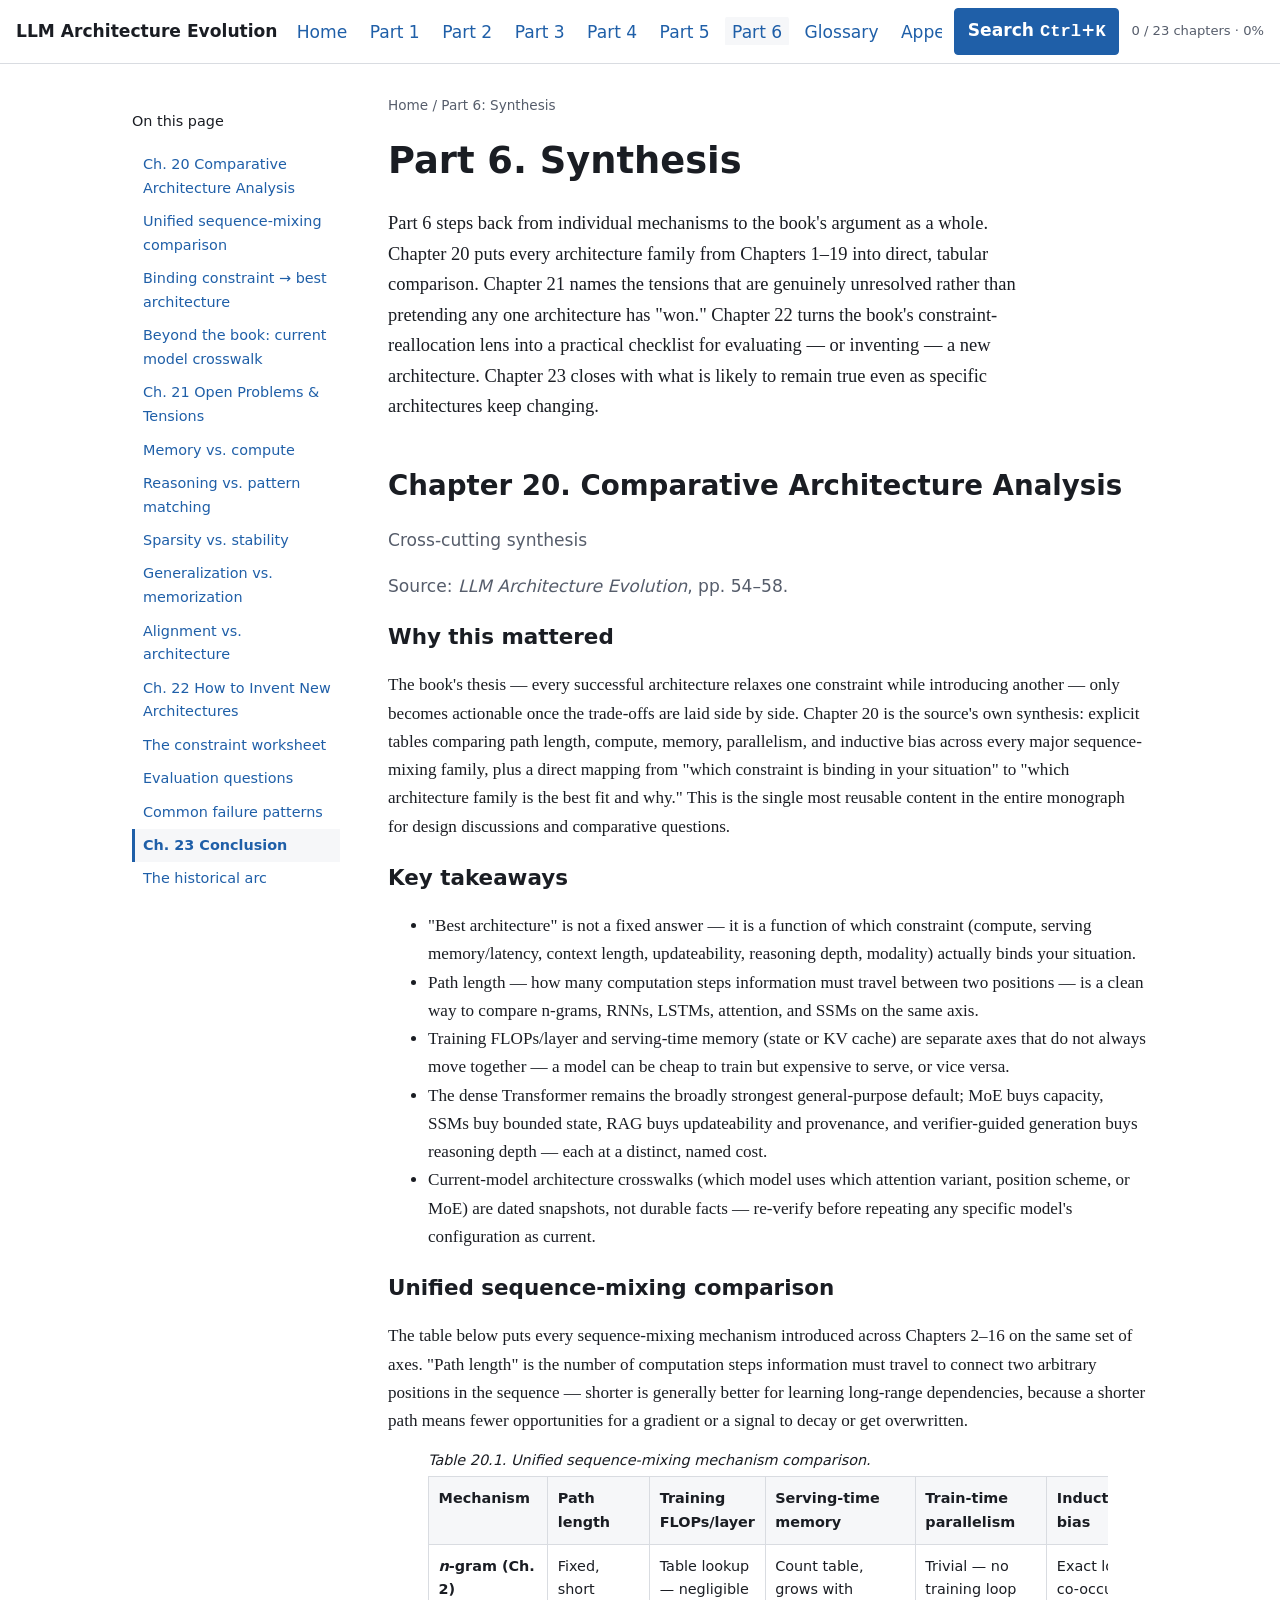
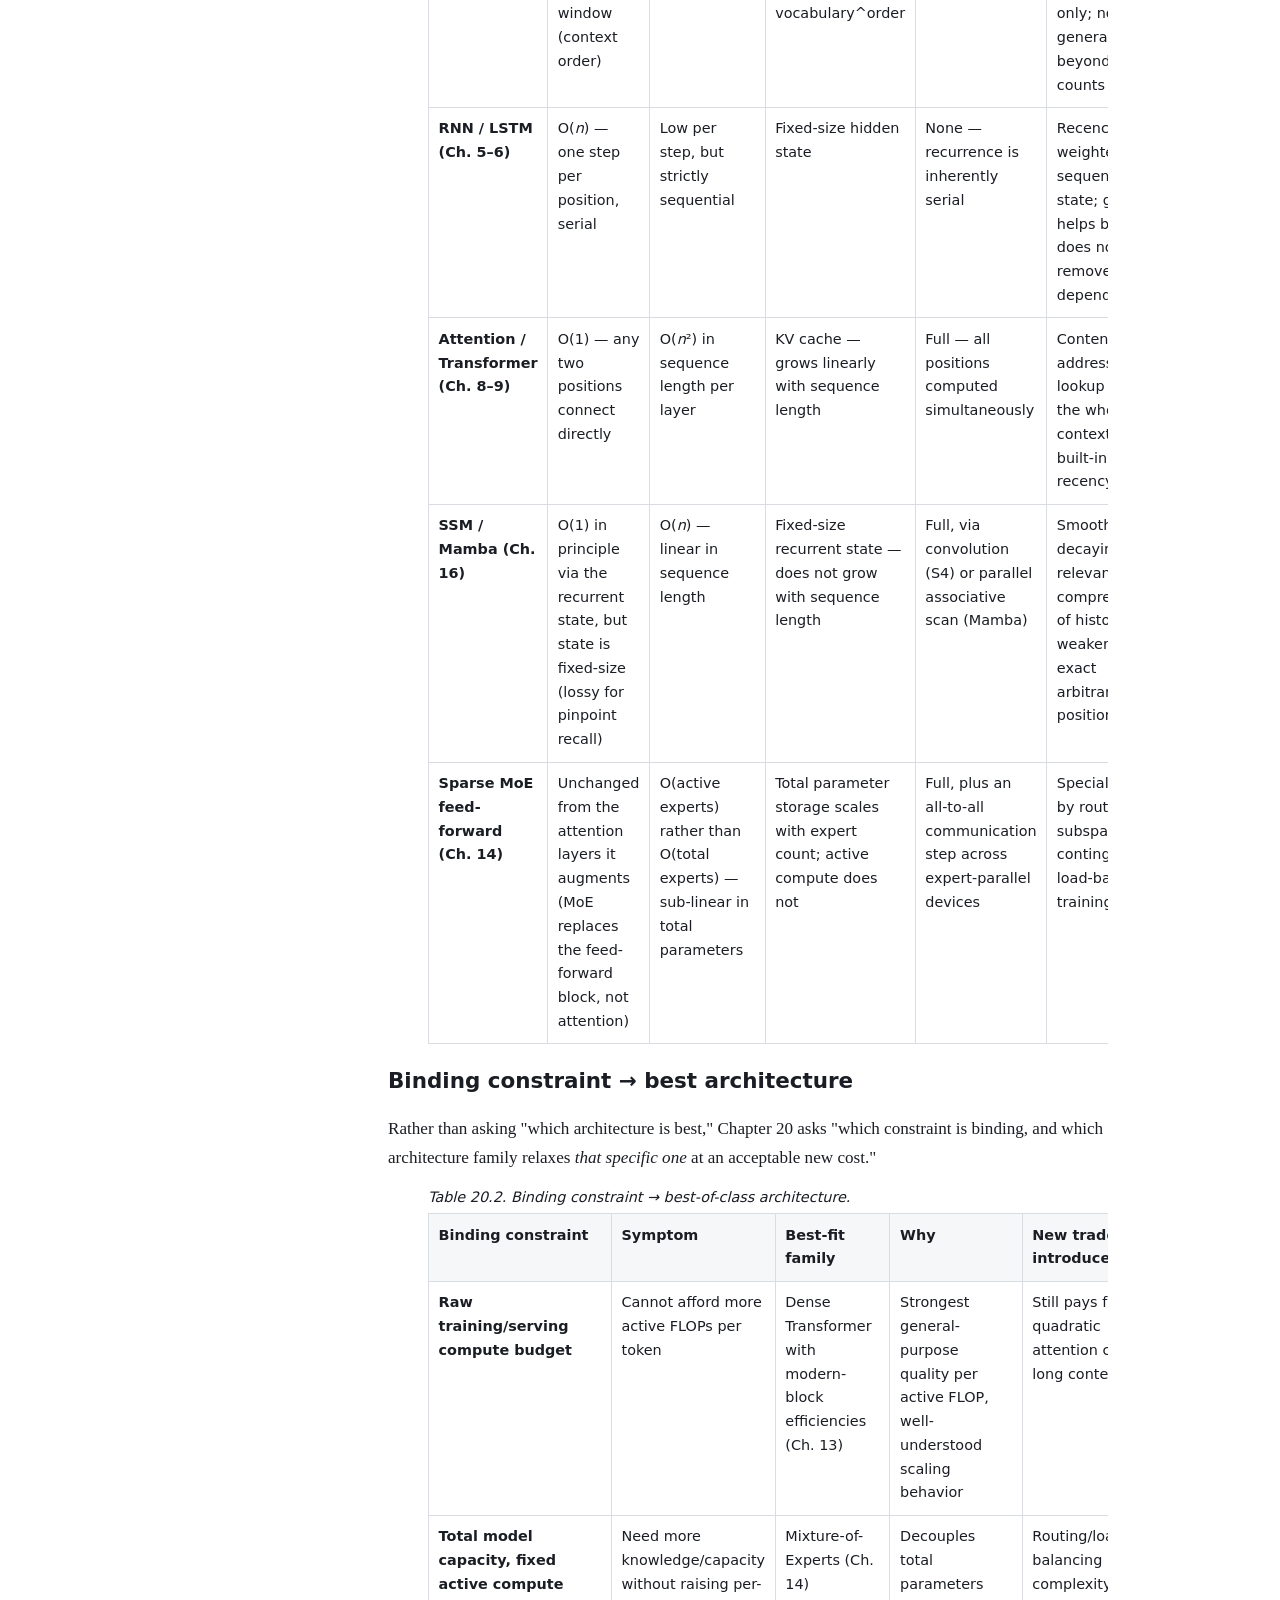
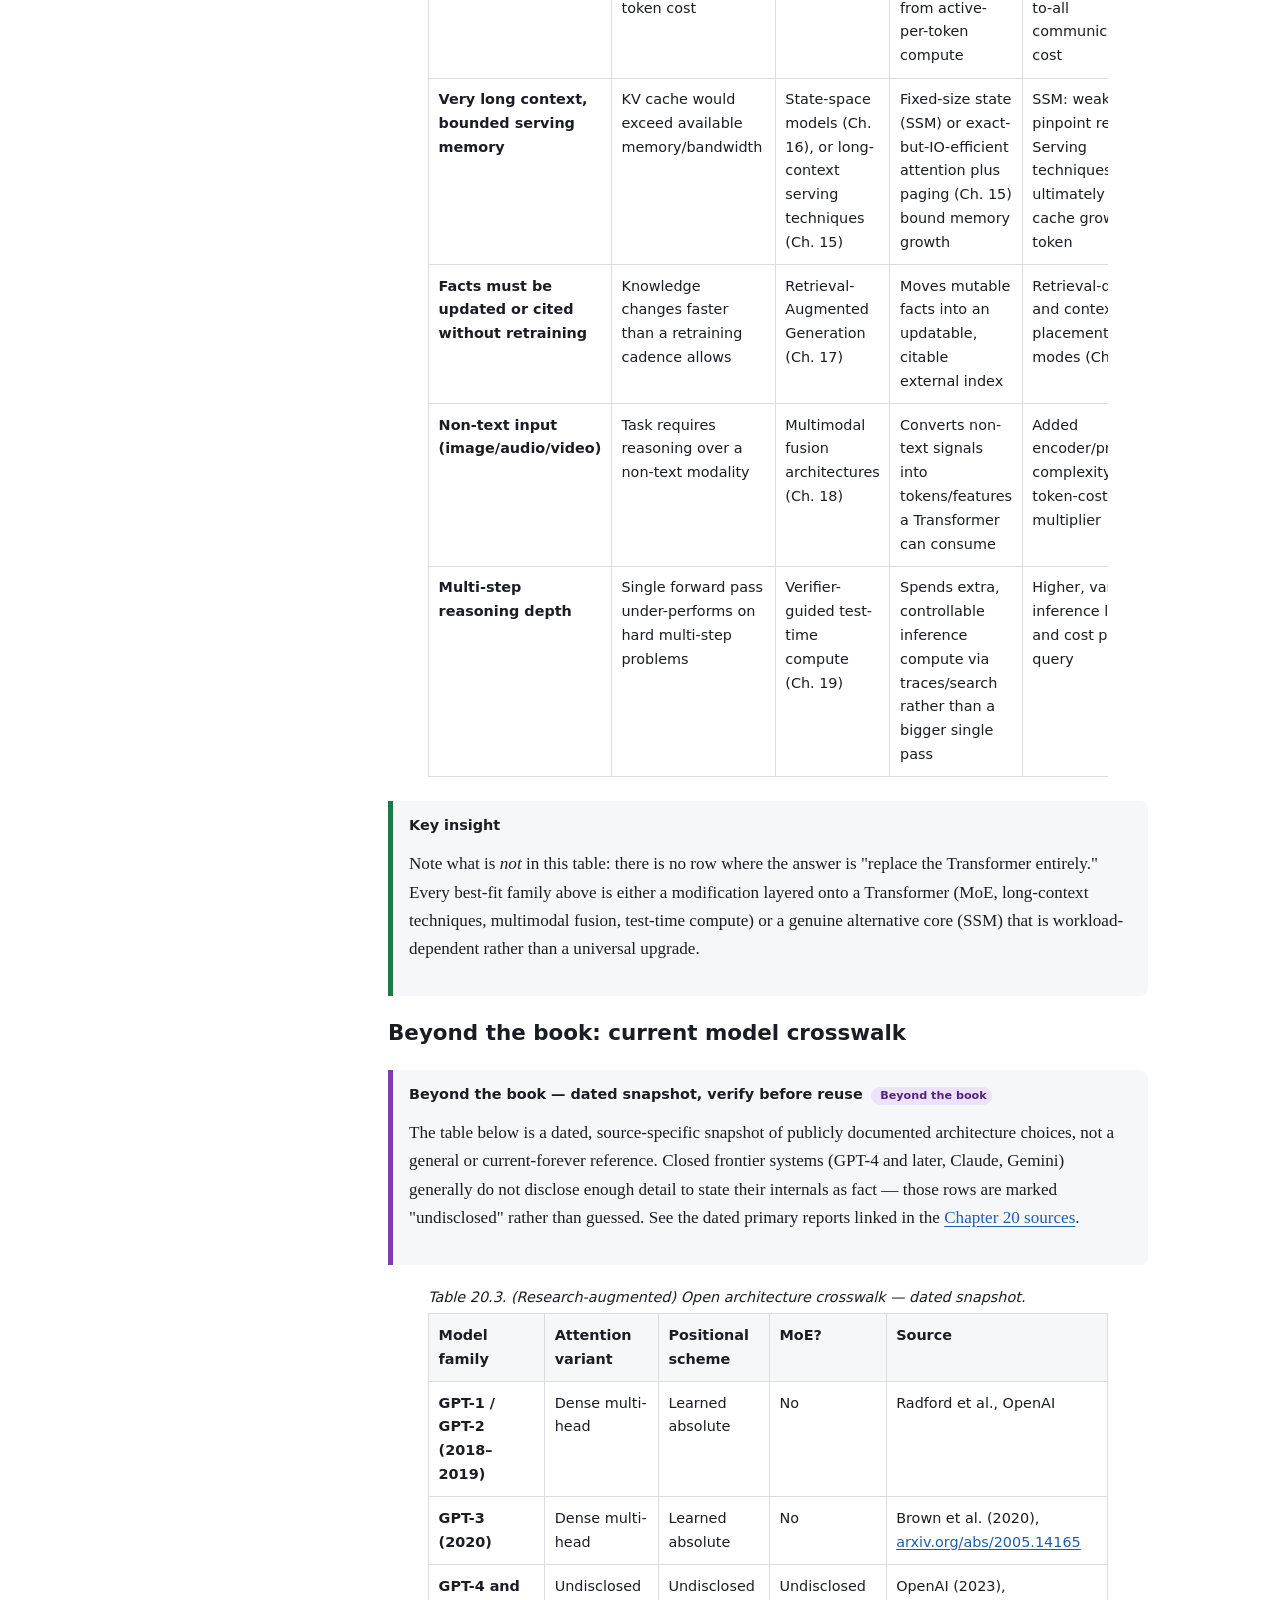
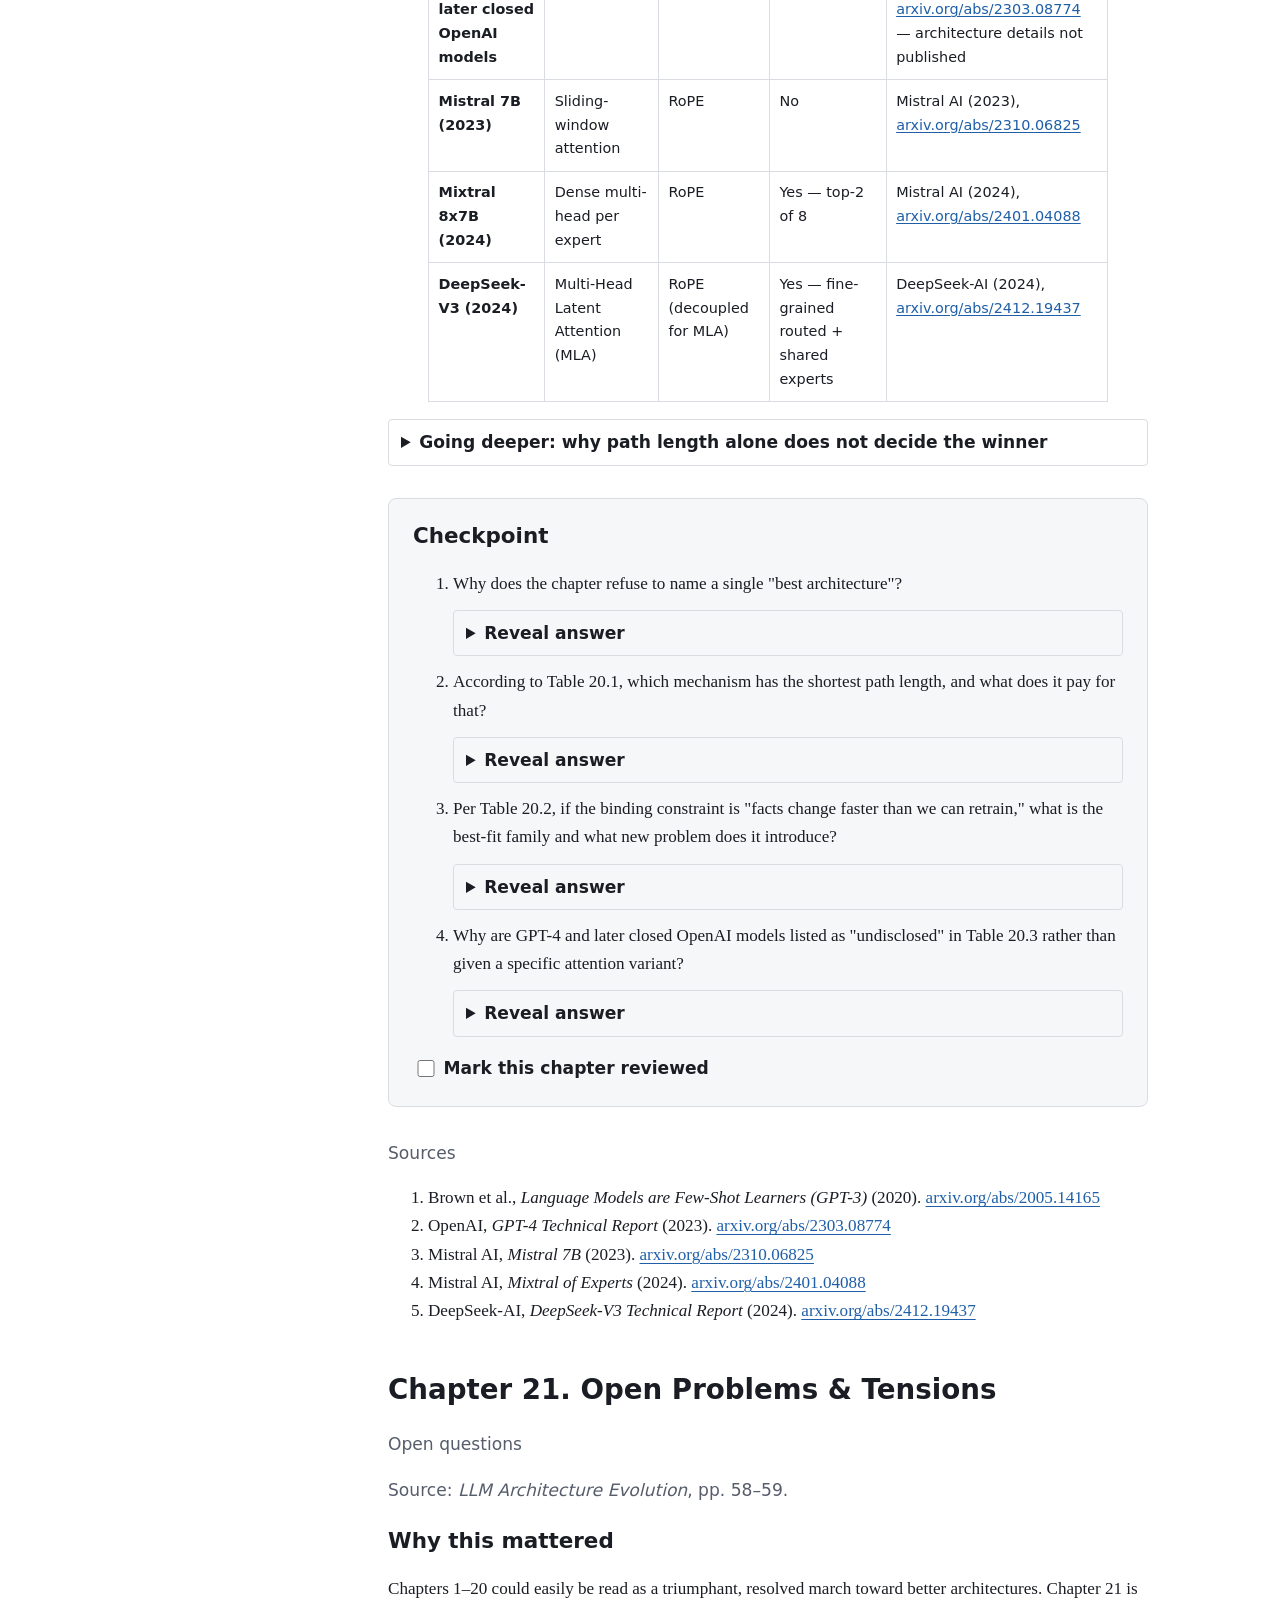
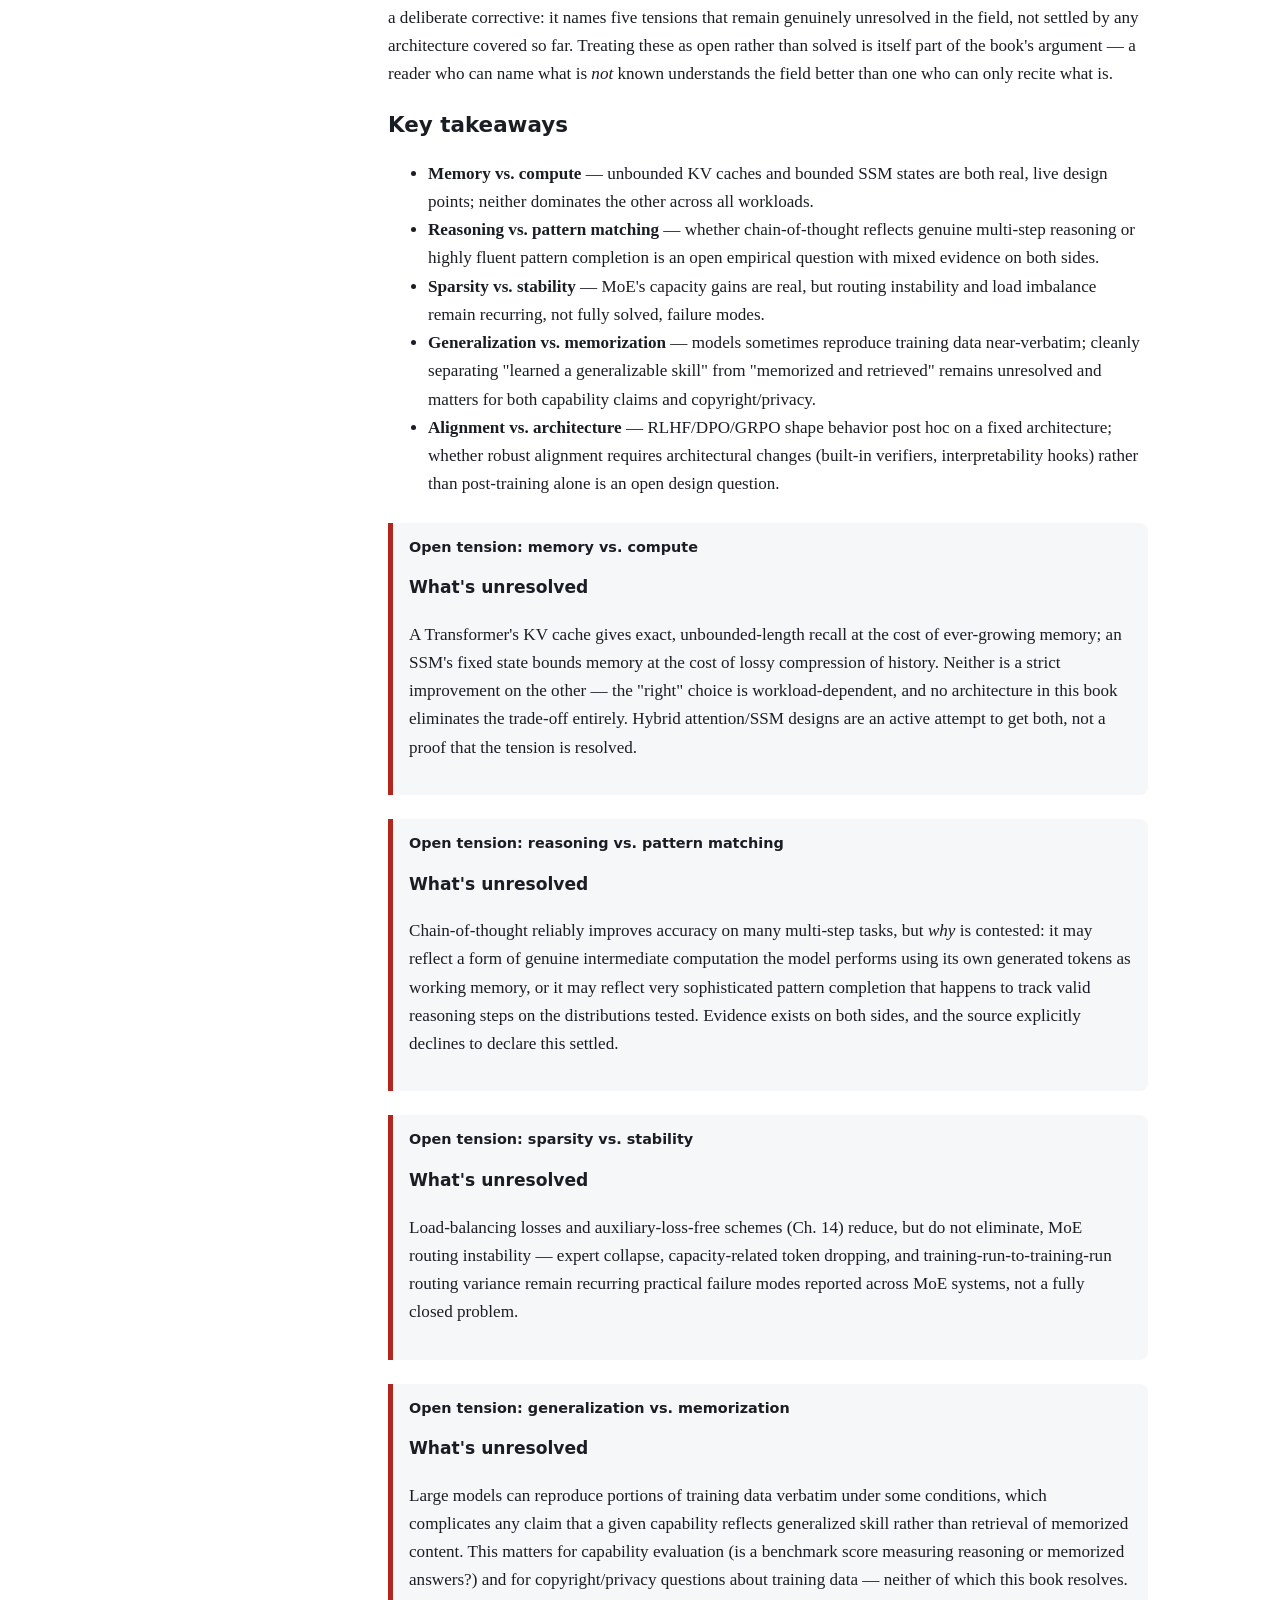
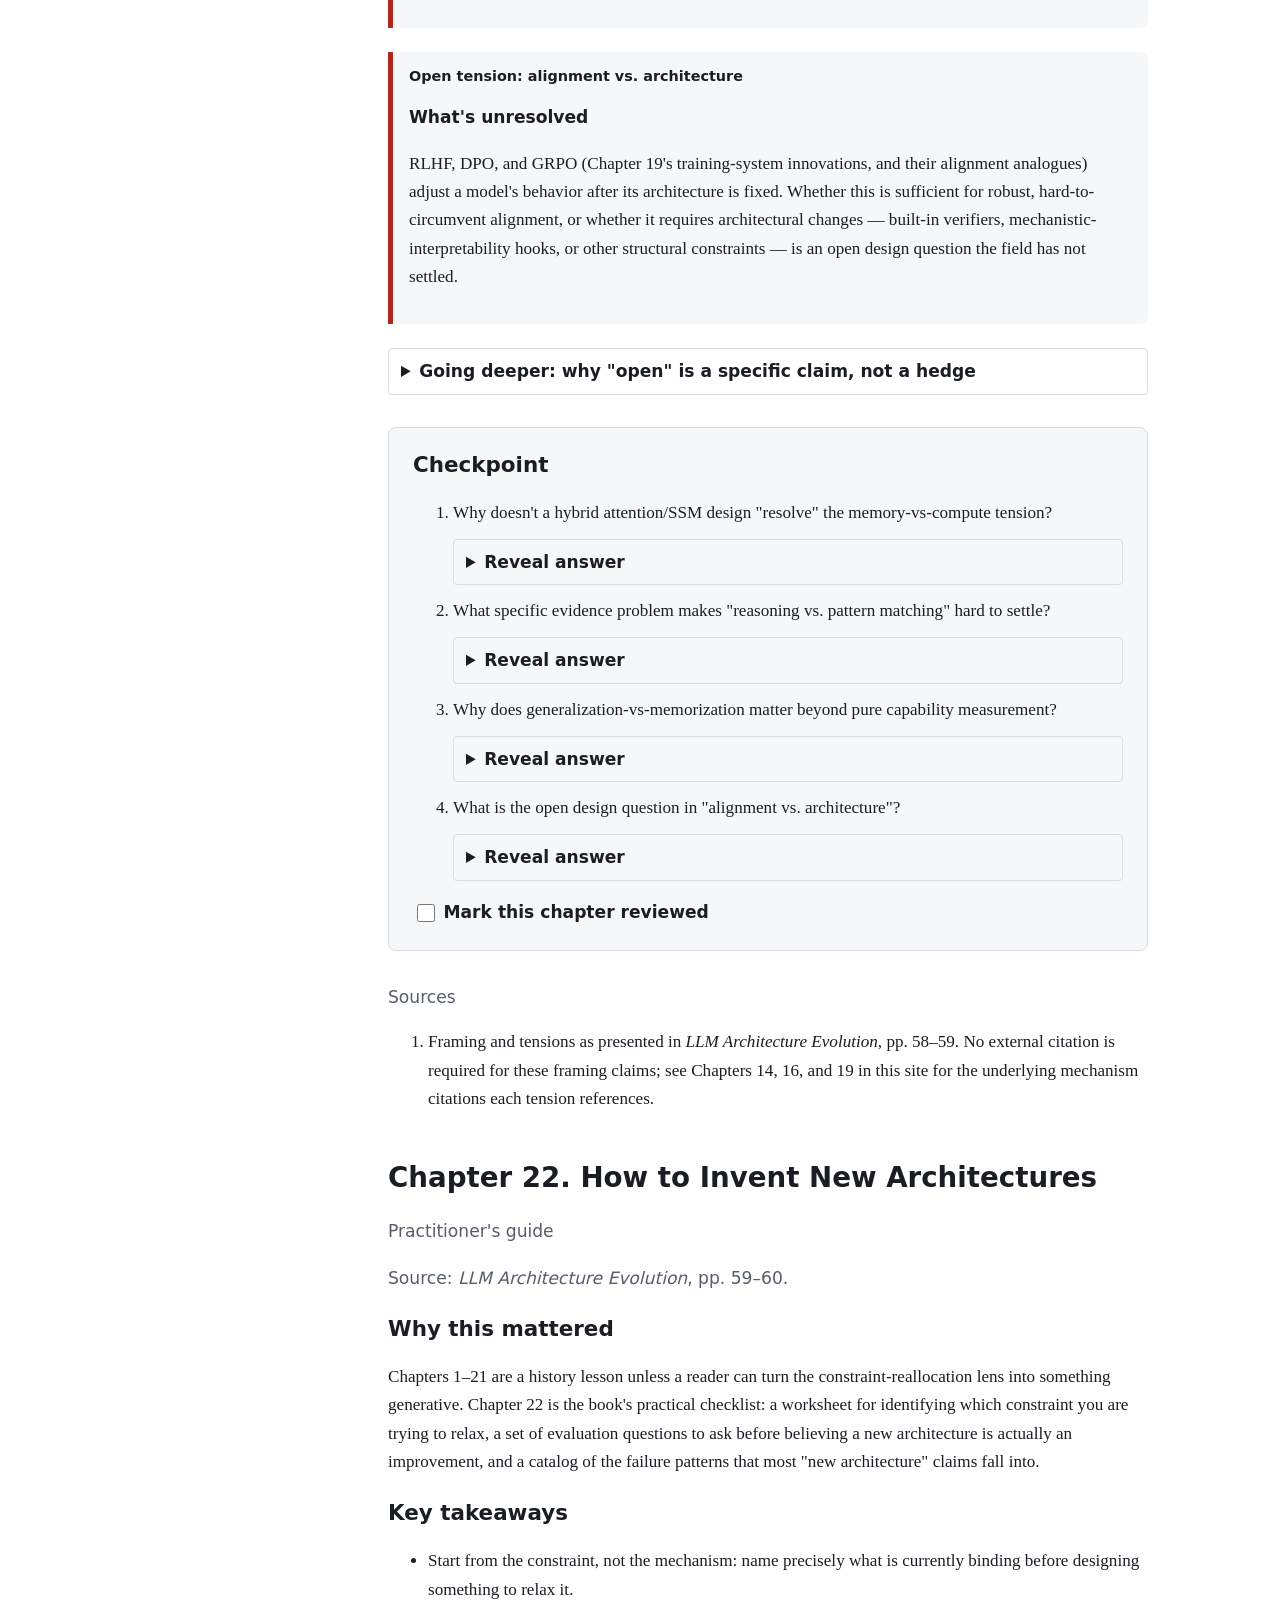
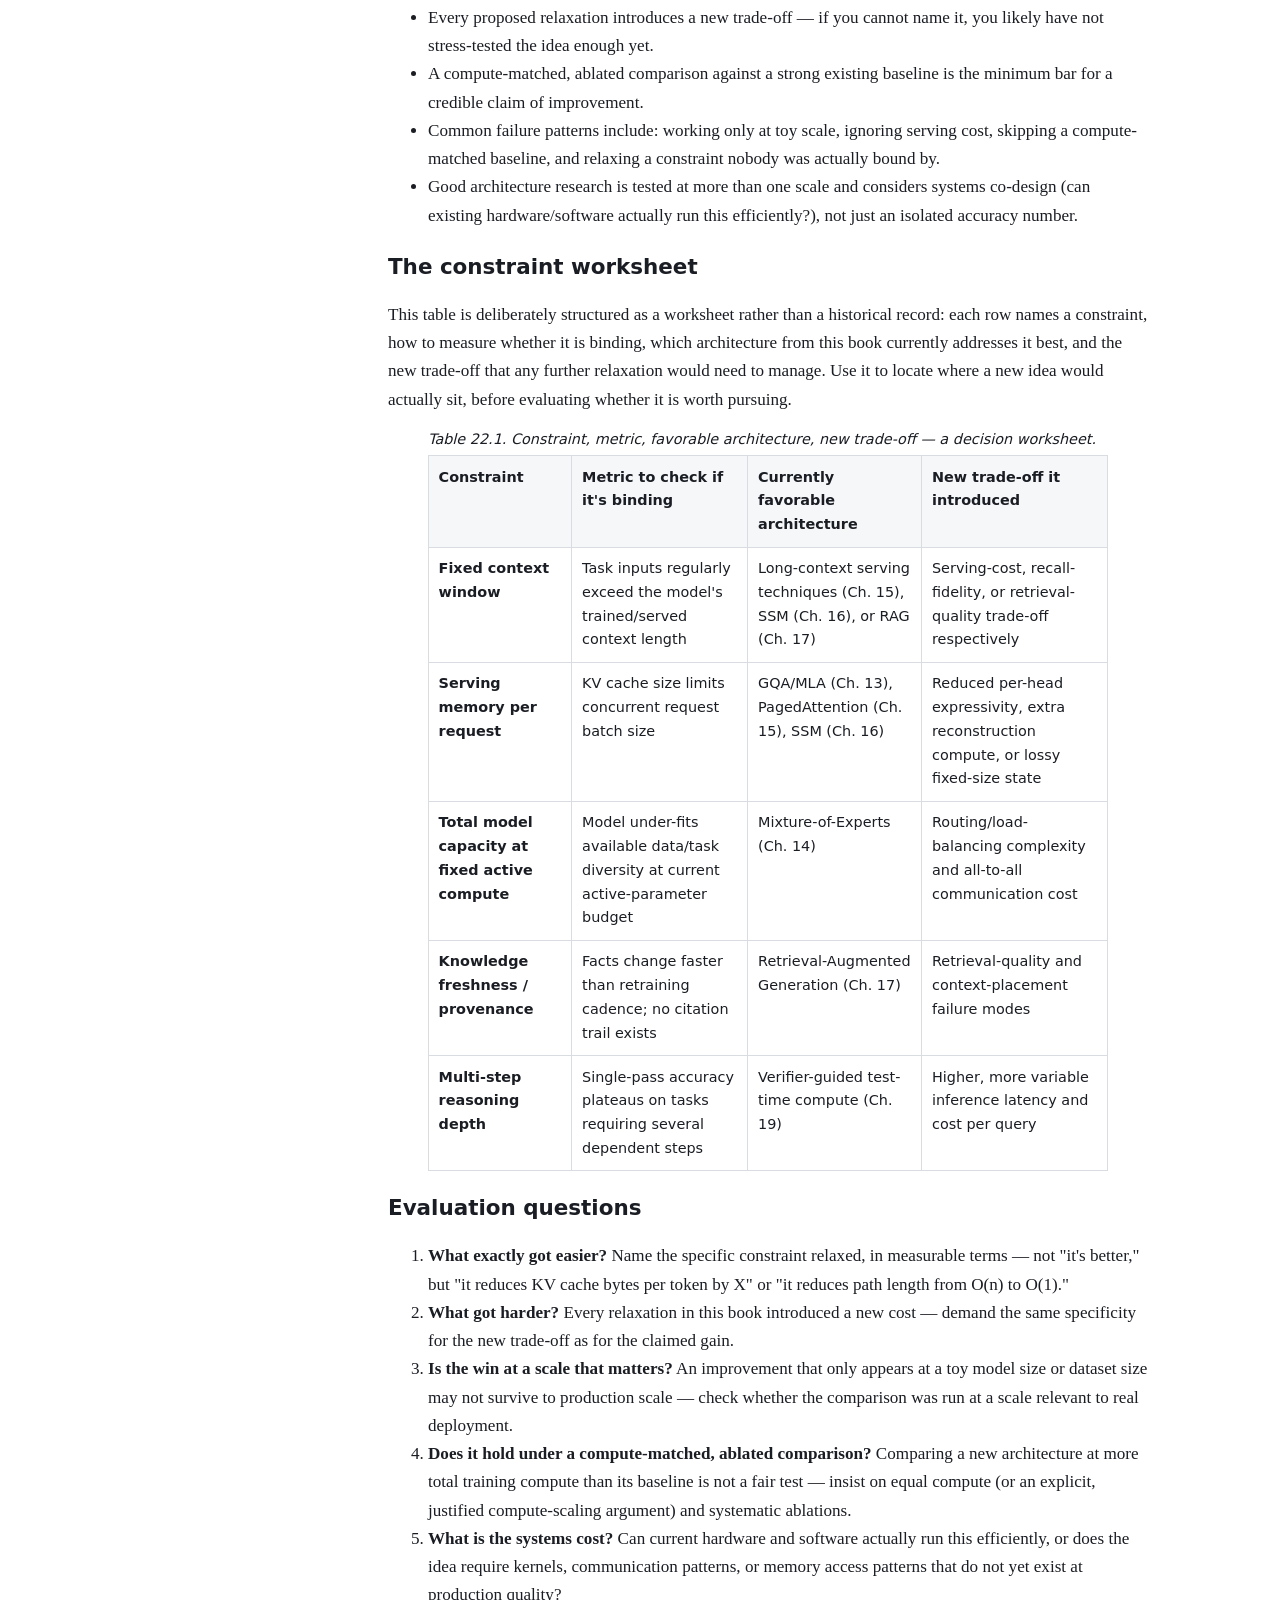
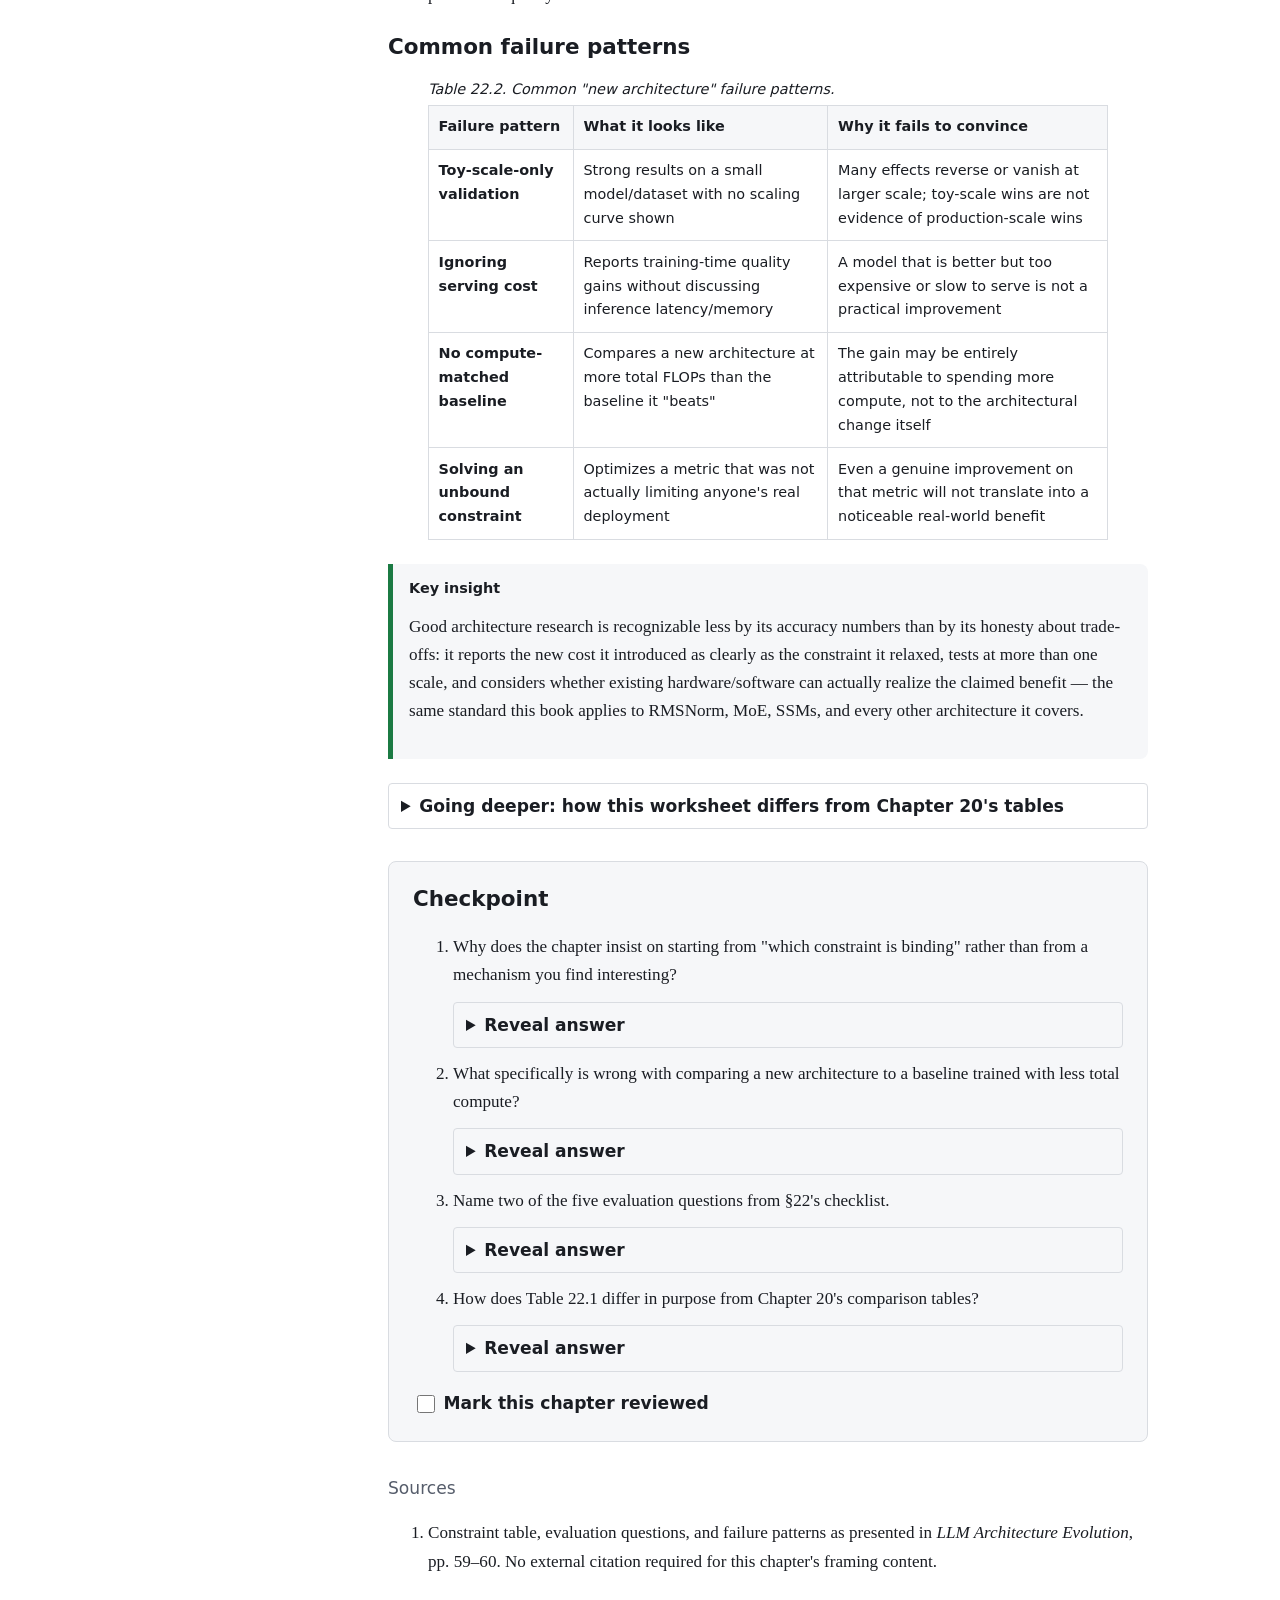
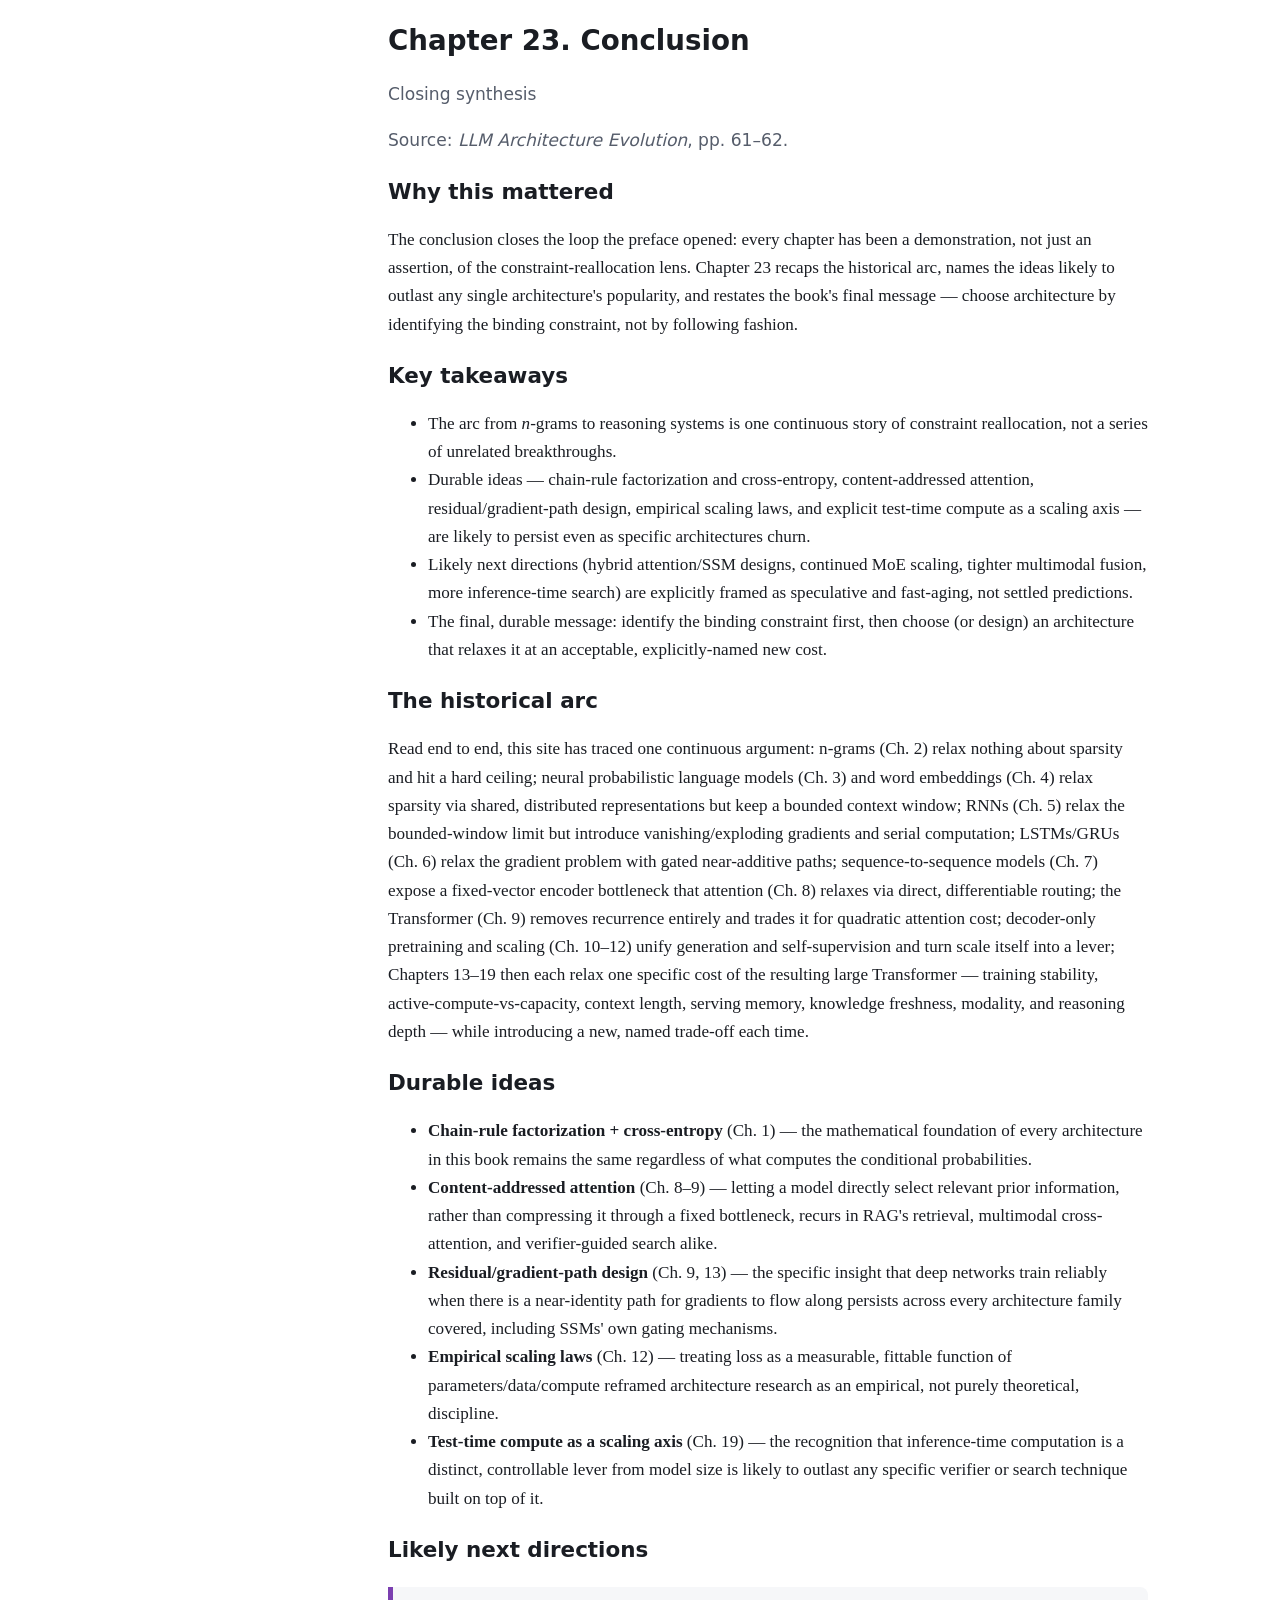
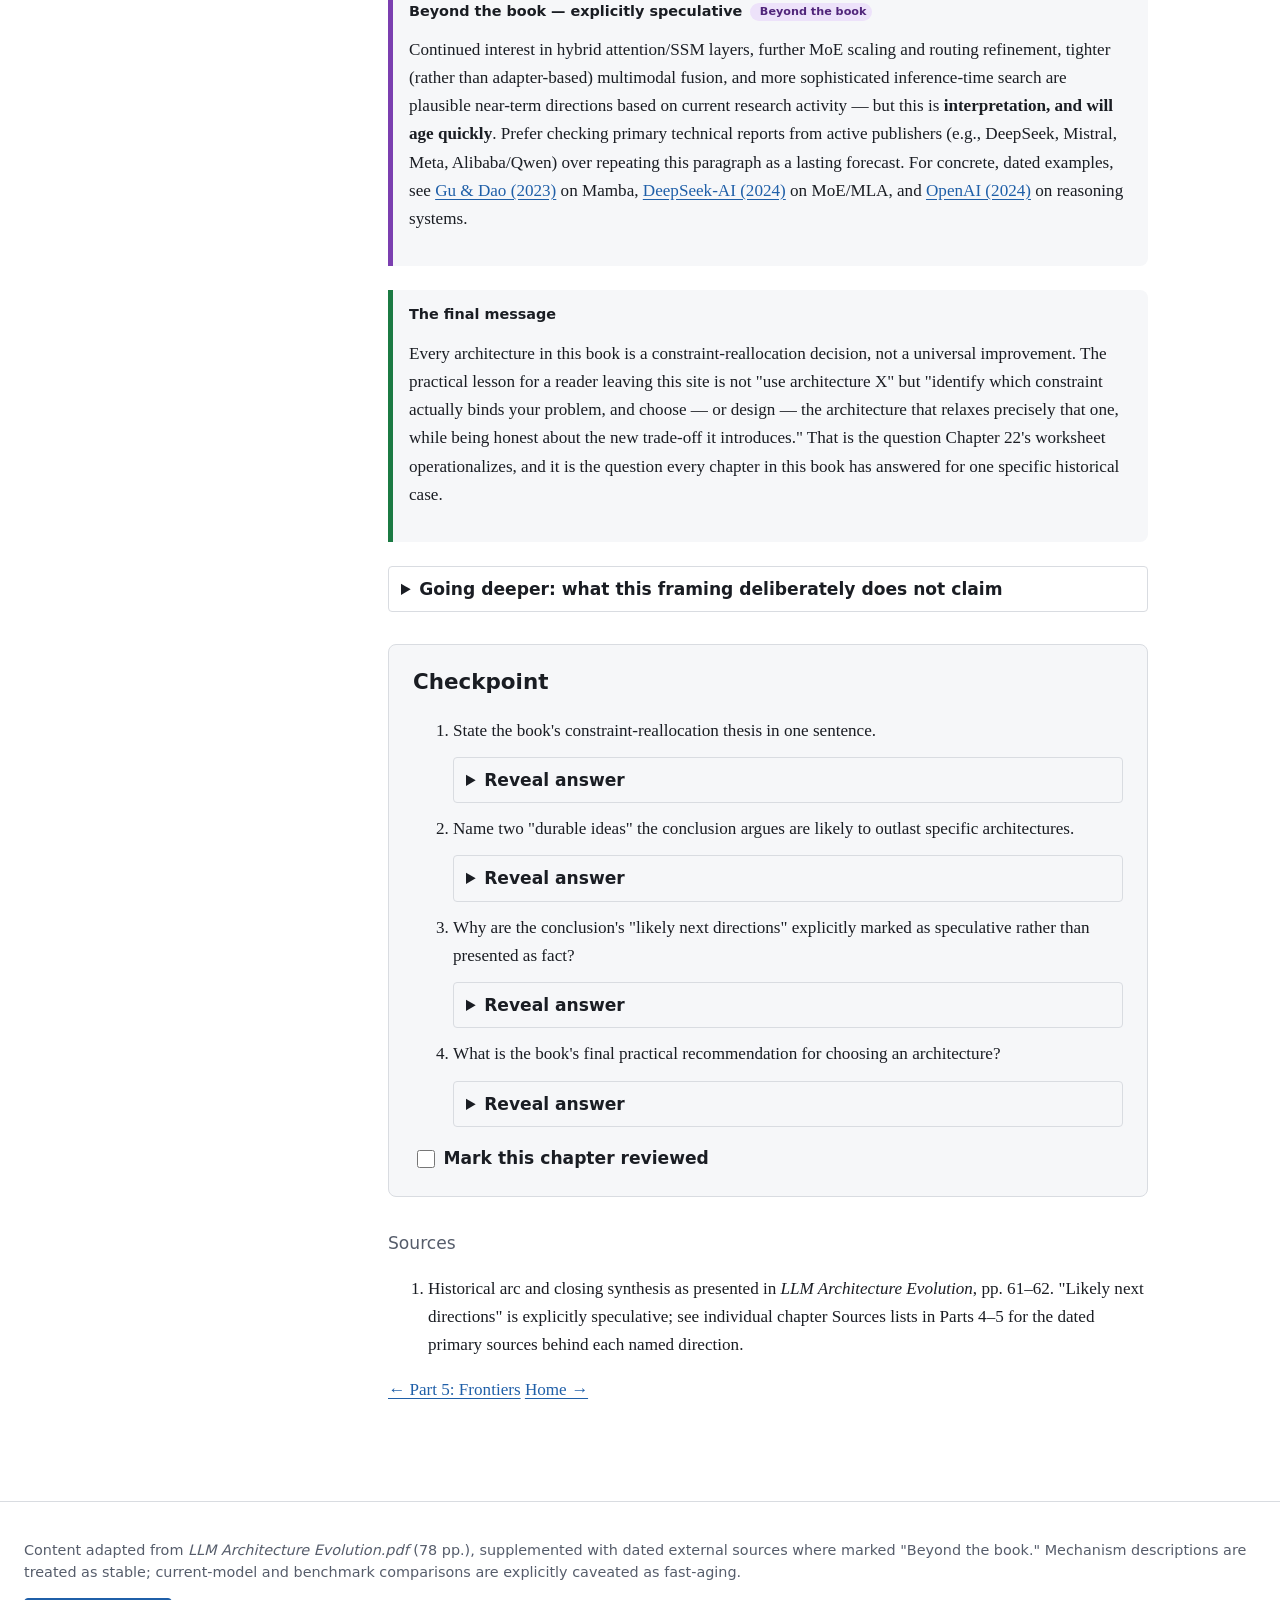
<file: part-6-synthesis.html>
<!DOCTYPE html>
<html lang="en">
<head>
<meta charset="UTF-8">
<meta name="viewport" content="width=device-width, initial-scale=1.0">
<title>Part 6: Synthesis (Ch. 20–23) · LLM Architecture Evolution</title>
<meta name="description" content="Comparative architecture analysis, open problems and tensions, how to invent new architectures, and the conclusion.">
<link rel="stylesheet" href="assets/styles.css">
<link rel="stylesheet" href="assets/print.css" media="print">
</head>
<body>
<a class="skip-link" href="#main">Skip to content</a>

<header class="site-header">
  <div class="site-header-inner">
    <a class="site-title" href="index.html">LLM Architecture Evolution</a>
    <button class="nav-toggle js-only" type="button" data-action="toggle-nav" aria-expanded="false" aria-controls="primary-nav">
      <span class="sr-only">Toggle navigation</span>
      <span aria-hidden="true">☰</span>
    </button>
    <nav class="primary-nav" id="primary-nav" aria-label="Primary">
      <ul>
        <li><a href="index.html">Home</a></li>
        <li><a href="part-1-foundations.html">Part 1</a></li>
        <li><a href="part-2-sequence-models.html">Part 2</a></li>
        <li><a href="part-3-scaling.html">Part 3</a></li>
        <li><a href="part-4-efficiency.html">Part 4</a></li>
        <li><a href="part-5-frontiers.html">Part 5</a></li>
        <li><a href="part-6-synthesis.html" aria-current="page">Part 6</a></li>
        <li><a href="glossary.html">Glossary</a></li>
        <li><a href="appendices.html">Appendices</a></li>
        <li><a href="code-appendix.html">Code</a></li>
        <li><a href="practice.html">Practice</a></li>
        <li><a href="sitemap.html">Sitemap</a></li>
      </ul>
    </nav>
    <button class="search-trigger js-only" type="button" data-action="open-search">Search <kbd>Ctrl</kbd>+<kbd>K</kbd></button>
    <div class="progress-indicator" data-progress-indicator aria-live="polite">Part 6 of 6</div>
  </div>
</header>

<details class="toc-mobile">
  <summary>On this page</summary>
  <ol>
    <li><a href="#ch-20">Ch. 20 Comparative Architecture Analysis</a></li>
    <li><a href="#ch-21">Ch. 21 Open Problems &amp; Tensions</a></li>
    <li><a href="#ch-22">Ch. 22 How to Invent New Architectures</a></li>
    <li><a href="#ch-23">Ch. 23 Conclusion</a></li>
  </ol>
</details>

<div class="page-layout">
<nav class="toc-sidebar" aria-label="On this page">
  <p class="toc-heading">On this page</p>
  <ol>
    <li><a href="#ch-20">Ch. 20 Comparative Architecture Analysis</a>
      <ol>
        <li><a href="#ch-20-unified">Unified sequence-mixing comparison</a></li>
        <li><a href="#ch-20-constraint">Binding constraint → best architecture</a></li>
        <li><a href="#ch-20-crosswalk">Beyond the book: current model crosswalk</a></li>
      </ol>
    </li>
    <li><a href="#ch-21">Ch. 21 Open Problems &amp; Tensions</a>
      <ol>
        <li><a href="#ch-21-memory">Memory vs. compute</a></li>
        <li><a href="#ch-21-reasoning">Reasoning vs. pattern matching</a></li>
        <li><a href="#ch-21-sparsity">Sparsity vs. stability</a></li>
        <li><a href="#ch-21-generalization">Generalization vs. memorization</a></li>
        <li><a href="#ch-21-alignment">Alignment vs. architecture</a></li>
      </ol>
    </li>
    <li><a href="#ch-22">Ch. 22 How to Invent New Architectures</a>
      <ol>
        <li><a href="#ch-22-worksheet">The constraint worksheet</a></li>
        <li><a href="#ch-22-questions">Evaluation questions</a></li>
        <li><a href="#ch-22-failures">Common failure patterns</a></li>
      </ol>
    </li>
    <li><a href="#ch-23">Ch. 23 Conclusion</a>
      <ol>
        <li><a href="#ch-23-arc">The historical arc</a></li>
        <li><a href="#ch-23-durable">Durable ideas</a></li>
        <li><a href="#ch-23-next">Likely next directions</a></li>
      </ol>
    </li>
  </ol>
</nav>

<main id="main">
  <nav class="breadcrumb" aria-label="Breadcrumb">Home / Part 6: Synthesis</nav>

  <h1>Part 6. Synthesis</h1>
  <p class="part-intro">
    Part 6 steps back from individual mechanisms to the book's argument as a whole. Chapter 20
    puts every architecture family from Chapters 1–19 into direct, tabular comparison. Chapter 21
    names the tensions that are genuinely unresolved rather than pretending any one architecture
    has "won." Chapter 22 turns the book's constraint-reallocation lens into a practical checklist
    for evaluating — or inventing — a new architecture. Chapter 23 closes with what is likely to
    remain true even as specific architectures keep changing.
  </p>

  <!-- ================= CH 20 ================= -->
  <section id="ch-20" aria-labelledby="ch-20-title">
    <h2 id="ch-20-title">Chapter 20. Comparative Architecture Analysis</h2>
    <span class="era-badge">Cross-cutting synthesis</span>
    <p class="page-ref">Source: <cite>LLM Architecture Evolution</cite>, pp. 54–58.</p>

    <h3 class="section-label">Why this mattered</h3>
    <p>
      The book's thesis — every successful architecture relaxes one constraint while introducing
      another — only becomes actionable once the trade-offs are laid side by side. Chapter 20 is the
      source's own synthesis: explicit tables comparing path length, compute, memory, parallelism,
      and inductive bias across every major sequence-mixing family, plus a direct mapping from
      "which constraint is binding in your situation" to "which architecture family is the best fit
      and why." This is the single most reusable content in the entire monograph for design
      discussions and comparative questions.
    </p>

    <h3 class="section-label">Key takeaways</h3>
    <ul class="key-takeaways">
      <li>"Best architecture" is not a fixed answer — it is a function of which constraint (compute,
        serving memory/latency, context length, updateability, reasoning depth, modality) actually
        binds your situation.</li>
      <li>Path length — how many computation steps information must travel between two positions —
        is a clean way to compare n-grams, RNNs, LSTMs, attention, and SSMs on the same axis.</li>
      <li>Training FLOPs/layer and serving-time memory (state or KV cache) are separate axes that do
        not always move together — a model can be cheap to train but expensive to serve, or vice
        versa.</li>
      <li>The dense Transformer remains the broadly strongest general-purpose default; MoE buys
        capacity, SSMs buy bounded state, RAG buys updateability and provenance, and verifier-guided
        generation buys reasoning depth — each at a distinct, named cost.</li>
      <li>Current-model architecture crosswalks (which model uses which attention variant, position
        scheme, or MoE) are dated snapshots, not durable facts — re-verify before repeating any
        specific model's configuration as current.</li>
    </ul>

    <h3 id="ch-20-unified">Unified sequence-mixing comparison</h3>
    <p>
      The table below puts every sequence-mixing mechanism introduced across Chapters 2–16 on the
      same set of axes. "Path length" is the number of computation steps information must travel to
      connect two arbitrary positions in the sequence — shorter is generally better for learning
      long-range dependencies, because a shorter path means fewer opportunities for a gradient or a
      signal to decay or get overwritten.
    </p>

    <figure class="comparison-table-wrap">
      <figcaption>Table 20.1. Unified sequence-mixing mechanism comparison.</figcaption>
      <div class="table-scroll">
        <table class="comparison-table">
          <thead>
            <tr>
              <th scope="col">Mechanism</th><th scope="col">Path length</th><th scope="col">Training FLOPs/layer</th>
              <th scope="col">Serving-time memory</th><th scope="col">Train-time parallelism</th>
              <th scope="col">Inductive bias</th>
            </tr>
          </thead>
          <tbody>
            <tr><th scope="row"><em>n</em>-gram (Ch. 2)</th><td>Fixed, short window (context order)</td><td>Table lookup — negligible</td><td>Count table, grows with vocabulary^order</td><td>Trivial — no training loop</td><td>Exact local co-occurrence only; no generalization beyond seen counts</td></tr>
            <tr><th scope="row">RNN / LSTM (Ch. 5–6)</th><td>O(<em>n</em>) — one step per position, serial</td><td>Low per step, but strictly sequential</td><td>Fixed-size hidden state</td><td>None — recurrence is inherently serial</td><td>Recency-weighted sequential state; gating helps but does not remove serial dependence</td></tr>
            <tr><th scope="row">Attention / Transformer (Ch. 8–9)</th><td>O(1) — any two positions connect directly</td><td>O(<em>n</em>²) in sequence length per layer</td><td>KV cache — grows linearly with sequence length</td><td>Full — all positions computed simultaneously</td><td>Content-addressed lookup over the whole context; no built-in recency bias</td></tr>
            <tr><th scope="row">SSM / Mamba (Ch. 16)</th><td>O(1) in principle via the recurrent state, but state is fixed-size (lossy for pinpoint recall)</td><td>O(<em>n</em>) — linear in sequence length</td><td>Fixed-size recurrent state — does not grow with sequence length</td><td>Full, via convolution (S4) or parallel associative scan (Mamba)</td><td>Smooth, decaying-relevance compression of history; weaker at exact arbitrary-position recall</td></tr>
            <tr><th scope="row">Sparse MoE feed-forward (Ch. 14)</th><td>Unchanged from the attention layers it augments (MoE replaces the feed-forward block, not attention)</td><td>O(active experts) rather than O(total experts) — sub-linear in total parameters</td><td>Total parameter storage scales with expert count; active compute does not</td><td>Full, plus an all-to-all communication step across expert-parallel devices</td><td>Specialization by routed subspace, contingent on load-balanced training</td></tr>
          </tbody>
        </table>
      </div>
    </figure>

    <h3 id="ch-20-constraint">Binding constraint → best architecture</h3>
    <p>
      Rather than asking "which architecture is best," Chapter 20 asks "which constraint is
      binding, and which architecture family relaxes <em>that specific one</em> at an acceptable
      new cost."
    </p>

    <figure class="comparison-table-wrap">
      <figcaption>Table 20.2. Binding constraint → best-of-class architecture.</figcaption>
      <div class="table-scroll">
        <table class="comparison-table">
          <thead>
            <tr><th scope="col">Binding constraint</th><th scope="col">Symptom</th><th scope="col">Best-fit family</th><th scope="col">Why</th><th scope="col">New trade-off introduced</th></tr>
          </thead>
          <tbody>
            <tr><th scope="row">Raw training/serving compute budget</th><td>Cannot afford more active FLOPs per token</td><td>Dense Transformer with modern-block efficiencies (Ch. 13)</td><td>Strongest general-purpose quality per active FLOP, well-understood scaling behavior</td><td>Still pays full quadratic attention cost at long context</td></tr>
            <tr><th scope="row">Total model capacity, fixed active compute</th><td>Need more knowledge/capacity without raising per-token cost</td><td>Mixture-of-Experts (Ch. 14)</td><td>Decouples total parameters from active-per-token compute</td><td>Routing/load-balancing complexity, all-to-all communication cost</td></tr>
            <tr><th scope="row">Very long context, bounded serving memory</th><td>KV cache would exceed available memory/bandwidth</td><td>State-space models (Ch. 16), or long-context serving techniques (Ch. 15)</td><td>Fixed-size state (SSM) or exact-but-IO-efficient attention plus paging (Ch. 15) bound memory growth</td><td>SSM: weaker pinpoint recall. Serving techniques: still ultimately linear cache growth per token</td></tr>
            <tr><th scope="row">Facts must be updated or cited without retraining</th><td>Knowledge changes faster than a retraining cadence allows</td><td>Retrieval-Augmented Generation (Ch. 17)</td><td>Moves mutable facts into an updatable, citable external index</td><td>Retrieval-quality and context-placement failure modes (Ch. 17)</td></tr>
            <tr><th scope="row">Non-text input (image/audio/video)</th><td>Task requires reasoning over a non-text modality</td><td>Multimodal fusion architectures (Ch. 18)</td><td>Converts non-text signals into tokens/features a Transformer can consume</td><td>Added encoder/projector complexity; video token-cost multiplier</td></tr>
            <tr><th scope="row">Multi-step reasoning depth</th><td>Single forward pass under-performs on hard multi-step problems</td><td>Verifier-guided test-time compute (Ch. 19)</td><td>Spends extra, controllable inference compute via traces/search rather than a bigger single pass</td><td>Higher, variable inference latency and cost per query</td></tr>
          </tbody>
        </table>
      </div>
    </figure>

    <aside class="callout" data-type="insight">
      <p class="callout-label">Key insight</p>
      <div class="callout-body">
        <p>
          Note what is <em>not</em> in this table: there is no row where the answer is "replace the
          Transformer entirely." Every best-fit family above is either a modification layered onto a
          Transformer (MoE, long-context techniques, multimodal fusion, test-time compute) or a
          genuine alternative core (SSM) that is workload-dependent rather than a universal upgrade.
        </p>
      </div>
    </aside>

    <h3 id="ch-20-crosswalk">Beyond the book: current model crosswalk</h3>
    <aside class="callout" data-type="research">
      <p class="callout-label">Beyond the book — dated snapshot, verify before reuse</p>
      <div class="callout-body">
        <p>
          The table below is a dated, source-specific snapshot of publicly documented architecture
          choices, not a general or current-forever reference. Closed frontier systems (GPT-4 and
          later, Claude, Gemini) generally do not disclose enough detail to state their internals as
          fact — those rows are marked "undisclosed" rather than guessed. See the dated primary
          reports linked in the <a href="#sources-ch-20">Chapter 20 sources</a>.
        </p>
      </div>
    </aside>

    <figure class="comparison-table-wrap">
      <figcaption>Table 20.3. (Research-augmented) Open architecture crosswalk — dated snapshot.</figcaption>
      <div class="table-scroll">
        <table class="comparison-table">
          <thead>
            <tr><th scope="col">Model family</th><th scope="col">Attention variant</th><th scope="col">Positional scheme</th><th scope="col">MoE?</th><th scope="col">Source</th></tr>
          </thead>
          <tbody>
            <tr><th scope="row">GPT-1 / GPT-2 (2018–2019)</th><td>Dense multi-head</td><td>Learned absolute</td><td>No</td><td>Radford et al., OpenAI</td></tr>
            <tr><th scope="row">GPT-3 (2020)</th><td>Dense multi-head</td><td>Learned absolute</td><td>No</td><td>Brown et al. (2020), <a href="https://arxiv.org/abs/2005.14165">arxiv.org/abs/2005.14165</a></td></tr>
            <tr><th scope="row">GPT-4 and later closed OpenAI models</th><td>Undisclosed</td><td>Undisclosed</td><td>Undisclosed</td><td>OpenAI (2023), <a href="https://arxiv.org/abs/2303.08774">arxiv.org/abs/2303.08774</a> — architecture details not published</td></tr>
            <tr><th scope="row">Mistral 7B (2023)</th><td>Sliding-window attention</td><td>RoPE</td><td>No</td><td>Mistral AI (2023), <a href="https://arxiv.org/abs/2310.06825">arxiv.org/abs/2310.06825</a></td></tr>
            <tr><th scope="row">Mixtral 8x7B (2024)</th><td>Dense multi-head per expert</td><td>RoPE</td><td>Yes — top-2 of 8</td><td>Mistral AI (2024), <a href="https://arxiv.org/abs/2401.04088">arxiv.org/abs/2401.04088</a></td></tr>
            <tr><th scope="row">DeepSeek-V3 (2024)</th><td>Multi-Head Latent Attention (MLA)</td><td>RoPE (decoupled for MLA)</td><td>Yes — fine-grained routed + shared experts</td><td>DeepSeek-AI (2024), <a href="https://arxiv.org/abs/2412.19437">arxiv.org/abs/2412.19437</a></td></tr>
          </tbody>
        </table>
      </div>
    </figure>

    <details class="going-deeper">
      <summary>Going deeper: why path length alone does not decide the winner</summary>
      <p>
        Attention's O(1) path length looks strictly better than an SSM's fixed-size-state
        compression on paper, but path length only measures how many computation steps separate two
        positions — it says nothing about how much information can actually be carried along that
        path once you fix a memory budget. An SSM's fixed state is a real information bottleneck
        that attention's growing KV cache does not have; but that same growing cache is exactly why
        attention's serving memory is unbounded in a way an SSM's is not. The two axes (path length,
        memory growth) must be read together, which is precisely why Chapter 20 presents a
        multi-column table instead of a single ranked list.
      </p>
    </details>

    <div class="checkpoint" data-chapter="ch-20">
      <h3>Checkpoint</h3>
      <ol class="checkpoint-questions">
        <li>Why does the chapter refuse to name a single "best architecture"?
          <details><summary>Reveal answer</summary>Because different architectures relax different
          constraints at different costs; which one is "best" depends entirely on which constraint
          (compute, serving memory, context length, updateability, reasoning depth, modality) is
          actually binding in a given situation.</details>
        </li>
        <li>According to Table 20.1, which mechanism has the shortest path length, and what does it
          pay for that?
          <details><summary>Reveal answer</summary>Attention/Transformer has O(1) path length — any
          two positions connect directly — but pays with O(n²) training compute per layer and a KV
          cache that grows linearly with sequence length.</details>
        </li>
        <li>Per Table 20.2, if the binding constraint is "facts change faster than we can retrain,"
          what is the best-fit family and what new problem does it introduce?
          <details><summary>Reveal answer</summary>Retrieval-Augmented Generation; it introduces
          retrieval-quality and context-placement failure modes (retrieval misses, chunk boundaries,
          "lost in the middle," stale indexes, citation mismatches) as described in Chapter 17.</details>
        </li>
        <li>Why are GPT-4 and later closed OpenAI models listed as "undisclosed" in Table 20.3 rather
          than given a specific attention variant?
          <details><summary>Reveal answer</summary>Because the publisher has not disclosed enough
          architectural detail to state it as fact; guessing or inferring specifics would misrepresent
          an undocumented system as a documented one.</details>
        </li>
      </ol>
      <label class="mark-reviewed"><input type="checkbox" data-progress-key="ch-20"> Mark this chapter reviewed</label>
    </div>

    <p class="sources-heading" id="sources-ch-20">Sources</p>
    <ol class="sources-list">
      <li>Brown et al., <cite>Language Models are Few-Shot Learners (GPT-3)</cite> (2020). <a href="https://arxiv.org/abs/2005.14165">arxiv.org/abs/2005.14165</a></li>
      <li>OpenAI, <cite>GPT-4 Technical Report</cite> (2023). <a href="https://arxiv.org/abs/2303.08774">arxiv.org/abs/2303.08774</a></li>
      <li>Mistral AI, <cite>Mistral 7B</cite> (2023). <a href="https://arxiv.org/abs/2310.06825">arxiv.org/abs/2310.06825</a></li>
      <li>Mistral AI, <cite>Mixtral of Experts</cite> (2024). <a href="https://arxiv.org/abs/2401.04088">arxiv.org/abs/2401.04088</a></li>
      <li>DeepSeek-AI, <cite>DeepSeek-V3 Technical Report</cite> (2024). <a href="https://arxiv.org/abs/2412.19437">arxiv.org/abs/2412.19437</a></li>
    </ol>
  </section>

  <!-- ================= CH 21 ================= -->
  <section id="ch-21" aria-labelledby="ch-21-title">
    <h2 id="ch-21-title">Chapter 21. Open Problems &amp; Tensions</h2>
    <span class="era-badge">Open questions</span>
    <p class="page-ref">Source: <cite>LLM Architecture Evolution</cite>, pp. 58–59.</p>

    <h3 class="section-label">Why this mattered</h3>
    <p>
      Chapters 1–20 could easily be read as a triumphant, resolved march toward better architectures.
      Chapter 21 is a deliberate corrective: it names five tensions that remain genuinely
      unresolved in the field, not settled by any architecture covered so far. Treating these as open
      rather than solved is itself part of the book's argument — a reader who can name what is
      <em>not</em> known understands the field better than one who can only recite what is.
    </p>

    <h3 class="section-label">Key takeaways</h3>
    <ul class="key-takeaways">
      <li><strong>Memory vs. compute</strong> — unbounded KV caches and bounded SSM states are both
        real, live design points; neither dominates the other across all workloads.</li>
      <li><strong>Reasoning vs. pattern matching</strong> — whether chain-of-thought reflects genuine
        multi-step reasoning or highly fluent pattern completion is an open empirical question with
        mixed evidence on both sides.</li>
      <li><strong>Sparsity vs. stability</strong> — MoE's capacity gains are real, but routing
        instability and load imbalance remain recurring, not fully solved, failure modes.</li>
      <li><strong>Generalization vs. memorization</strong> — models sometimes reproduce training data
        near-verbatim; cleanly separating "learned a generalizable skill" from "memorized and
        retrieved" remains unresolved and matters for both capability claims and copyright/privacy.</li>
      <li><strong>Alignment vs. architecture</strong> — RLHF/DPO/GRPO shape behavior post hoc on a
        fixed architecture; whether robust alignment requires architectural changes (built-in
        verifiers, interpretability hooks) rather than post-training alone is an open design question.</li>
    </ul>

    <aside class="callout" data-type="misconception" id="ch-21-memory">
      <p class="callout-label">Open tension: memory vs. compute</p>
      <div class="callout-body">
        <h4>What's unresolved</h4>
        <p>
          A Transformer's KV cache gives exact, unbounded-length recall at the cost of ever-growing
          memory; an SSM's fixed state bounds memory at the cost of lossy compression of history.
          Neither is a strict improvement on the other — the "right" choice is workload-dependent, and
          no architecture in this book eliminates the trade-off entirely. Hybrid attention/SSM designs
          are an active attempt to get both, not a proof that the tension is resolved.
        </p>
      </div>
    </aside>

    <aside class="callout" data-type="misconception" id="ch-21-reasoning">
      <p class="callout-label">Open tension: reasoning vs. pattern matching</p>
      <div class="callout-body">
        <h4>What's unresolved</h4>
        <p>
          Chain-of-thought reliably improves accuracy on many multi-step tasks, but <em>why</em> is
          contested: it may reflect a form of genuine intermediate computation the model performs
          using its own generated tokens as working memory, or it may reflect very sophisticated
          pattern completion that happens to track valid reasoning steps on the distributions tested.
          Evidence exists on both sides, and the source explicitly declines to declare this settled.
        </p>
      </div>
    </aside>

    <aside class="callout" data-type="misconception" id="ch-21-sparsity">
      <p class="callout-label">Open tension: sparsity vs. stability</p>
      <div class="callout-body">
        <h4>What's unresolved</h4>
        <p>
          Load-balancing losses and auxiliary-loss-free schemes (Ch. 14) reduce, but do not eliminate,
          MoE routing instability — expert collapse, capacity-related token dropping, and
          training-run-to-training-run routing variance remain recurring practical failure modes
          reported across MoE systems, not a fully closed problem.
        </p>
      </div>
    </aside>

    <aside class="callout" data-type="misconception" id="ch-21-generalization">
      <p class="callout-label">Open tension: generalization vs. memorization</p>
      <div class="callout-body">
        <h4>What's unresolved</h4>
        <p>
          Large models can reproduce portions of training data verbatim under some conditions,
          which complicates any claim that a given capability reflects generalized skill rather than
          retrieval of memorized content. This matters for capability evaluation (is a benchmark score
          measuring reasoning or memorized answers?) and for copyright/privacy questions about training
          data — neither of which this book resolves.
        </p>
      </div>
    </aside>

    <aside class="callout" data-type="misconception" id="ch-21-alignment">
      <p class="callout-label">Open tension: alignment vs. architecture</p>
      <div class="callout-body">
        <h4>What's unresolved</h4>
        <p>
          RLHF, DPO, and GRPO (Chapter 19's training-system innovations, and their alignment
          analogues) adjust a model's behavior after its architecture is fixed. Whether this is
          sufficient for robust, hard-to-circumvent alignment, or whether it requires architectural
          changes — built-in verifiers, mechanistic-interpretability hooks, or other structural
          constraints — is an open design question the field has not settled.
        </p>
      </div>
    </aside>

    <details class="going-deeper">
      <summary>Going deeper: why "open" is a specific claim, not a hedge</summary>
      <p>
        Calling a tension "open" is a stronger claim than "not yet perfect" — it means the field lacks
        consensus evidence pointing to one resolution, not merely that current systems fall short of an
        agreed-upon ideal. For each tension above, credible researchers hold different positions
        supported by different evidence; treating any one of them as settled in either direction would
        overstate what is actually known.
      </p>
    </details>

    <div class="checkpoint" data-chapter="ch-21">
      <h3>Checkpoint</h3>
      <ol class="checkpoint-questions">
        <li>Why doesn't a hybrid attention/SSM design "resolve" the memory-vs-compute tension?
          <details><summary>Reveal answer</summary>It is an attempt to capture benefits of both
          approaches in one system, but it does not eliminate the underlying trade-off between exact
          unbounded recall and bounded, lossy state — it manages the trade-off differently, rather than
          removing it.</details>
        </li>
        <li>What specific evidence problem makes "reasoning vs. pattern matching" hard to settle?
          <details><summary>Reveal answer</summary>Chain-of-thought's accuracy gains are consistent
          with both genuine intermediate computation and highly sophisticated pattern completion that
          happens to track valid steps on tested distributions — the same empirical result (higher
          accuracy) is compatible with both explanations.</details>
        </li>
        <li>Why does generalization-vs-memorization matter beyond pure capability measurement?
          <details><summary>Reveal answer</summary>Because verbatim reproduction of training data also
          raises copyright and privacy questions distinct from capability evaluation — the same
          underlying phenomenon (memorization) has legal/ethical stakes as well as measurement stakes.</details>
        </li>
        <li>What is the open design question in "alignment vs. architecture"?
          <details><summary>Reveal answer</summary>Whether post-hoc training methods (RLHF, DPO, GRPO)
          applied to a fixed architecture are sufficient for robust alignment, or whether robust
          alignment instead requires structural/architectural changes such as built-in verifiers or
          interpretability hooks.</details>
        </li>
      </ol>
      <label class="mark-reviewed"><input type="checkbox" data-progress-key="ch-21"> Mark this chapter reviewed</label>
    </div>

    <p class="sources-heading">Sources</p>
    <ol class="sources-list">
      <li>Framing and tensions as presented in <cite>LLM Architecture Evolution</cite>, pp. 58–59. No
        external citation is required for these framing claims; see Chapters 14, 16, and 19 in this
        site for the underlying mechanism citations each tension references.</li>
    </ol>
  </section>

  <!-- ================= CH 22 ================= -->
  <section id="ch-22" aria-labelledby="ch-22-title">
    <h2 id="ch-22-title">Chapter 22. How to Invent New Architectures</h2>
    <span class="era-badge">Practitioner's guide</span>
    <p class="page-ref">Source: <cite>LLM Architecture Evolution</cite>, pp. 59–60.</p>

    <h3 class="section-label">Why this mattered</h3>
    <p>
      Chapters 1–21 are a history lesson unless a reader can turn the constraint-reallocation lens
      into something generative. Chapter 22 is the book's practical checklist: a worksheet for
      identifying which constraint you are trying to relax, a set of evaluation questions to ask
      before believing a new architecture is actually an improvement, and a catalog of the failure
      patterns that most "new architecture" claims fall into.
    </p>

    <h3 class="section-label">Key takeaways</h3>
    <ul class="key-takeaways">
      <li>Start from the constraint, not the mechanism: name precisely what is currently binding
        before designing something to relax it.</li>
      <li>Every proposed relaxation introduces a new trade-off — if you cannot name it, you likely
        have not stress-tested the idea enough yet.</li>
      <li>A compute-matched, ablated comparison against a strong existing baseline is the minimum bar
        for a credible claim of improvement.</li>
      <li>Common failure patterns include: working only at toy scale, ignoring serving cost, skipping
        a compute-matched baseline, and relaxing a constraint nobody was actually bound by.</li>
      <li>Good architecture research is tested at more than one scale and considers systems co-design
        (can existing hardware/software actually run this efficiently?), not just an isolated
        accuracy number.</li>
    </ul>

    <h3 id="ch-22-worksheet">The constraint worksheet</h3>
    <p>
      This table is deliberately structured as a worksheet rather than a historical record: each row
      names a constraint, how to measure whether it is binding, which architecture from this book
      currently addresses it best, and the new trade-off that any further relaxation would need to
      manage. Use it to locate where a new idea would actually sit, before evaluating whether it is
      worth pursuing.
    </p>

    <figure class="comparison-table-wrap">
      <figcaption>Table 22.1. Constraint, metric, favorable architecture, new trade-off — a decision worksheet.</figcaption>
      <div class="table-scroll">
        <table class="comparison-table">
          <thead>
            <tr><th scope="col">Constraint</th><th scope="col">Metric to check if it's binding</th><th scope="col">Currently favorable architecture</th><th scope="col">New trade-off it introduced</th></tr>
          </thead>
          <tbody>
            <tr><th scope="row">Fixed context window</th><td>Task inputs regularly exceed the model's trained/served context length</td><td>Long-context serving techniques (Ch. 15), SSM (Ch. 16), or RAG (Ch. 17)</td><td>Serving-cost, recall-fidelity, or retrieval-quality trade-off respectively</td></tr>
            <tr><th scope="row">Serving memory per request</th><td>KV cache size limits concurrent request batch size</td><td>GQA/MLA (Ch. 13), PagedAttention (Ch. 15), SSM (Ch. 16)</td><td>Reduced per-head expressivity, extra reconstruction compute, or lossy fixed-size state</td></tr>
            <tr><th scope="row">Total model capacity at fixed active compute</th><td>Model under-fits available data/task diversity at current active-parameter budget</td><td>Mixture-of-Experts (Ch. 14)</td><td>Routing/load-balancing complexity and all-to-all communication cost</td></tr>
            <tr><th scope="row">Knowledge freshness / provenance</th><td>Facts change faster than retraining cadence; no citation trail exists</td><td>Retrieval-Augmented Generation (Ch. 17)</td><td>Retrieval-quality and context-placement failure modes</td></tr>
            <tr><th scope="row">Multi-step reasoning depth</th><td>Single-pass accuracy plateaus on tasks requiring several dependent steps</td><td>Verifier-guided test-time compute (Ch. 19)</td><td>Higher, more variable inference latency and cost per query</td></tr>
          </tbody>
        </table>
      </div>
    </figure>

    <h3 id="ch-22-questions">Evaluation questions</h3>
    <ol class="worksheet-list">
      <li><strong>What exactly got easier?</strong> Name the specific constraint relaxed, in measurable
        terms — not "it's better," but "it reduces KV cache bytes per token by X" or "it reduces path
        length from O(n) to O(1)."</li>
      <li><strong>What got harder?</strong> Every relaxation in this book introduced a new cost —
        demand the same specificity for the new trade-off as for the claimed gain.</li>
      <li><strong>Is the win at a scale that matters?</strong> An improvement that only appears at a
        toy model size or dataset size may not survive to production scale — check whether the
        comparison was run at a scale relevant to real deployment.</li>
      <li><strong>Does it hold under a compute-matched, ablated comparison?</strong> Comparing a new
        architecture at more total training compute than its baseline is not a fair test — insist on
        equal compute (or an explicit, justified compute-scaling argument) and systematic ablations.</li>
      <li><strong>What is the systems cost?</strong> Can current hardware and software actually run
        this efficiently, or does the idea require kernels, communication patterns, or memory access
        patterns that do not yet exist at production quality?</li>
    </ol>

    <h3 id="ch-22-failures">Common failure patterns</h3>
    <figure class="comparison-table-wrap">
      <figcaption>Table 22.2. Common "new architecture" failure patterns.</figcaption>
      <div class="table-scroll">
        <table class="comparison-table">
          <thead>
            <tr><th scope="col">Failure pattern</th><th scope="col">What it looks like</th><th scope="col">Why it fails to convince</th></tr>
          </thead>
          <tbody>
            <tr><th scope="row">Toy-scale-only validation</th><td>Strong results on a small model/dataset with no scaling curve shown</td><td>Many effects reverse or vanish at larger scale; toy-scale wins are not evidence of production-scale wins</td></tr>
            <tr><th scope="row">Ignoring serving cost</th><td>Reports training-time quality gains without discussing inference latency/memory</td><td>A model that is better but too expensive or slow to serve is not a practical improvement</td></tr>
            <tr><th scope="row">No compute-matched baseline</th><td>Compares a new architecture at more total FLOPs than the baseline it "beats"</td><td>The gain may be entirely attributable to spending more compute, not to the architectural change itself</td></tr>
            <tr><th scope="row">Solving an unbound constraint</th><td>Optimizes a metric that was not actually limiting anyone's real deployment</td><td>Even a genuine improvement on that metric will not translate into a noticeable real-world benefit</td></tr>
          </tbody>
        </table>
      </div>
    </figure>

    <aside class="callout" data-type="insight">
      <p class="callout-label">Key insight</p>
      <div class="callout-body">
        <p>
          Good architecture research is recognizable less by its accuracy numbers than by its
          honesty about trade-offs: it reports the new cost it introduced as clearly as the constraint
          it relaxed, tests at more than one scale, and considers whether existing hardware/software can
          actually realize the claimed benefit — the same standard this book applies to RMSNorm, MoE,
          SSMs, and every other architecture it covers.
        </p>
      </div>
    </aside>

    <details class="going-deeper">
      <summary>Going deeper: how this worksheet differs from Chapter 20's tables</summary>
      <p>
        Chapter 20's tables are backward-looking: they compare architectures that already exist and
        have been evaluated. This chapter's worksheet is forward-looking: it is meant to be filled in
        <em>before</em> you know whether a new idea works, to force explicit statement of the
        constraint you are targeting and the trade-off you expect to introduce, so that later
        evaluation (against Chapter 22's five questions) has something concrete to check against.
      </p>
    </details>

    <div class="checkpoint" data-chapter="ch-22">
      <h3>Checkpoint</h3>
      <ol class="checkpoint-questions">
        <li>Why does the chapter insist on starting from "which constraint is binding" rather than
          from a mechanism you find interesting?
          <details><summary>Reveal answer</summary>Because relaxing a constraint that isn't actually
          binding produces a technically real but practically useless improvement — the worksheet
          forces you to check relevance before investing in a mechanism.</details>
        </li>
        <li>What specifically is wrong with comparing a new architecture to a baseline trained with
          less total compute?
          <details><summary>Reveal answer</summary>The observed improvement may be attributable
          entirely to the extra compute spent, not to the architectural change — without a
          compute-matched comparison, you cannot isolate the architecture's actual contribution.</details>
        </li>
        <li>Name two of the five evaluation questions from §22's checklist.
          <details><summary>Reveal answer</summary>Any two of: what exactly got easier; what got
          harder; is the win at a scale that matters; does it hold under a compute-matched, ablated
          comparison; what is the systems cost.</details>
        </li>
        <li>How does Table 22.1 differ in purpose from Chapter 20's comparison tables?
          <details><summary>Reveal answer</summary>Table 22.1 is a forward-looking worksheet meant
          to be filled in before evaluating a new idea, to name the targeted constraint and expected
          trade-off; Chapter 20's tables are a backward-looking comparison of architectures that
          already exist and have already been evaluated.</details>
        </li>
      </ol>
      <label class="mark-reviewed"><input type="checkbox" data-progress-key="ch-22"> Mark this chapter reviewed</label>
    </div>

    <p class="sources-heading">Sources</p>
    <ol class="sources-list">
      <li>Constraint table, evaluation questions, and failure patterns as presented in
        <cite>LLM Architecture Evolution</cite>, pp. 59–60. No external citation required for this
        chapter's framing content.</li>
    </ol>
  </section>

  <!-- ================= CH 23 ================= -->
  <section id="ch-23" aria-labelledby="ch-23-title">
    <h2 id="ch-23-title">Chapter 23. Conclusion</h2>
    <span class="era-badge">Closing synthesis</span>
    <p class="page-ref">Source: <cite>LLM Architecture Evolution</cite>, pp. 61–62.</p>

    <h3 class="section-label">Why this mattered</h3>
    <p>
      The conclusion closes the loop the preface opened: every chapter has been a demonstration, not
      just an assertion, of the constraint-reallocation lens. Chapter 23 recaps the historical arc,
      names the ideas likely to outlast any single architecture's popularity, and restates the book's
      final message — choose architecture by identifying the binding constraint, not by following
      fashion.
    </p>

    <h3 class="section-label">Key takeaways</h3>
    <ul class="key-takeaways">
      <li>The arc from <em>n</em>-grams to reasoning systems is one continuous story of constraint
        reallocation, not a series of unrelated breakthroughs.</li>
      <li>Durable ideas — chain-rule factorization and cross-entropy, content-addressed attention,
        residual/gradient-path design, empirical scaling laws, and explicit test-time compute as a
        scaling axis — are likely to persist even as specific architectures churn.</li>
      <li>Likely next directions (hybrid attention/SSM designs, continued MoE scaling, tighter
        multimodal fusion, more inference-time search) are explicitly framed as speculative and
        fast-aging, not settled predictions.</li>
      <li>The final, durable message: identify the binding constraint first, then choose (or design)
        an architecture that relaxes it at an acceptable, explicitly-named new cost.</li>
    </ul>

    <h3 id="ch-23-arc">The historical arc</h3>
    <p>
      Read end to end, this site has traced one continuous argument: n-grams (Ch. 2) relax nothing
      about sparsity and hit a hard ceiling; neural probabilistic language models (Ch. 3) and word
      embeddings (Ch. 4) relax sparsity via shared, distributed representations but keep a bounded
      context window; RNNs (Ch. 5) relax the bounded-window limit but introduce vanishing/exploding
      gradients and serial computation; LSTMs/GRUs (Ch. 6) relax the gradient problem with gated
      near-additive paths; sequence-to-sequence models (Ch. 7) expose a fixed-vector encoder
      bottleneck that attention (Ch. 8) relaxes via direct, differentiable routing; the Transformer
      (Ch. 9) removes recurrence entirely and trades it for quadratic attention cost; decoder-only
      pretraining and scaling (Ch. 10–12) unify generation and self-supervision and turn scale itself
      into a lever; Chapters 13–19 then each relax one specific cost of the resulting large
      Transformer — training stability, active-compute-vs-capacity, context length, serving memory,
      knowledge freshness, modality, and reasoning depth — while introducing a new, named trade-off
      each time.
    </p>

    <h3 id="ch-23-durable">Durable ideas</h3>
    <ul class="key-takeaways">
      <li><strong>Chain-rule factorization + cross-entropy</strong> (Ch. 1) — the mathematical
        foundation of every architecture in this book remains the same regardless of what computes
        the conditional probabilities.</li>
      <li><strong>Content-addressed attention</strong> (Ch. 8–9) — letting a model directly select
        relevant prior information, rather than compressing it through a fixed bottleneck, recurs in
        RAG's retrieval, multimodal cross-attention, and verifier-guided search alike.</li>
      <li><strong>Residual/gradient-path design</strong> (Ch. 9, 13) — the specific insight that deep
        networks train reliably when there is a near-identity path for gradients to flow along
        persists across every architecture family covered, including SSMs' own gating mechanisms.</li>
      <li><strong>Empirical scaling laws</strong> (Ch. 12) — treating loss as a measurable, fittable
        function of parameters/data/compute reframed architecture research as an empirical, not purely
        theoretical, discipline.</li>
      <li><strong>Test-time compute as a scaling axis</strong> (Ch. 19) — the recognition that
        inference-time computation is a distinct, controllable lever from model size is likely to
        outlast any specific verifier or search technique built on top of it.</li>
    </ul>

    <h3 id="ch-23-next">Likely next directions</h3>
    <aside class="callout" data-type="research">
      <p class="callout-label">Beyond the book — explicitly speculative</p>
      <div class="callout-body">
        <p>
          Continued interest in hybrid attention/SSM layers, further MoE scaling and routing
          refinement, tighter (rather than adapter-based) multimodal fusion, and more sophisticated
          inference-time search are plausible near-term directions based on current research activity —
          but this is <strong>interpretation, and will age quickly</strong>. Prefer checking primary
          technical reports from active publishers (e.g., DeepSeek, Mistral, Meta, Alibaba/Qwen) over
          repeating this paragraph as a lasting forecast. For concrete, dated examples, see
          <a href="https://arxiv.org/abs/2312.00752">Gu &amp; Dao (2023)</a> on Mamba,
          <a href="https://arxiv.org/abs/2412.19437">DeepSeek-AI (2024)</a> on MoE/MLA, and
          <a href="https://arxiv.org/abs/2412.16720">OpenAI (2024)</a> on reasoning systems.
        </p>
      </div>
    </aside>

    <aside class="callout" data-type="insight">
      <p class="callout-label">The final message</p>
      <div class="callout-body">
        <p>
          Every architecture in this book is a constraint-reallocation decision, not a universal
          improvement. The practical lesson for a reader leaving this site is not "use architecture X"
          but "identify which constraint actually binds your problem, and choose — or design — the
          architecture that relaxes precisely that one, while being honest about the new trade-off it
          introduces." That is the question Chapter 22's worksheet operationalizes, and it is the
          question every chapter in this book has answered for one specific historical case.
        </p>
      </div>
    </aside>

    <details class="going-deeper">
      <summary>Going deeper: what this framing deliberately does not claim</summary>
      <p>
        The constraint-reallocation lens is a useful organizing structure for teaching and design
        discussion; it is not a claim that architecture progress is fully explained by constraints
        alone, or that every historical adoption decision was a purely rational trade-off analysis.
        Path dependence, hardware availability, publication incentives, and simple trial-and-error all
        played a role in which architectures became dominant when. The lens is valuable because it is
        <em>actionable</em> for evaluating or designing the next idea, not because it is a complete
        causal history of the field.
      </p>
    </details>

    <div class="checkpoint" data-chapter="ch-23">
      <h3>Checkpoint</h3>
      <ol class="checkpoint-questions">
        <li>State the book's constraint-reallocation thesis in one sentence.
          <details><summary>Reveal answer</summary>Every successful language-model architecture
          relaxes one specific constraint (such as sparsity, gradient flow, sequential compute, memory,
          or bandwidth) while introducing a new one, rather than solving language modeling outright.</details>
        </li>
        <li>Name two "durable ideas" the conclusion argues are likely to outlast specific
          architectures.
          <details><summary>Reveal answer</summary>Any two of: chain-rule factorization and
          cross-entropy as the learning objective; content-addressed attention; residual/gradient-path
          design; empirical scaling laws; test-time compute as a distinct scaling axis.</details>
        </li>
        <li>Why are the conclusion's "likely next directions" explicitly marked as speculative rather
          than presented as fact?
          <details><summary>Reveal answer</summary>Because predictions about which future
          architectures will dominate are interpretation, not settled fact, and this specific area of
          the field changes especially quickly — treating them as speculative avoids overstating
          confidence in a fast-moving prediction.</details>
        </li>
        <li>What is the book's final practical recommendation for choosing an architecture?
          <details><summary>Reveal answer</summary>Identify which constraint is actually binding in
          your situation first, then choose or design an architecture that relaxes precisely that
          constraint, while explicitly naming the new trade-off it introduces — rather than choosing an
          architecture by popularity or trend.</details>
        </li>
      </ol>
      <label class="mark-reviewed"><input type="checkbox" data-progress-key="ch-23"> Mark this chapter reviewed</label>
    </div>

    <p class="sources-heading">Sources</p>
    <ol class="sources-list">
      <li>Historical arc and closing synthesis as presented in <cite>LLM Architecture Evolution</cite>,
        pp. 61–62. "Likely next directions" is explicitly speculative; see individual chapter Sources
        lists in Parts 4–5 for the dated primary sources behind each named direction.</li>
    </ol>
  </section>

  <nav class="part-pager" aria-label="Part navigation">
    <a href="part-5-frontiers.html">← Part 5: Frontiers</a>
    <a href="index.html">Home →</a>
  </nav>
</main>
</div>

<footer class="site-footer">
  <p>Content adapted from <cite>LLM Architecture Evolution.pdf</cite> (78 pp.), supplemented with
    dated external sources where marked "Beyond the book." Mechanism descriptions are treated as
    stable; current-model and benchmark comparisons are explicitly caveated as fast-aging.</p>
  <button class="print-chapter js-only" type="button" data-action="print-page">Print this page</button>
  <details class="keyboard-help">
    <summary>Keyboard shortcuts</summary>
    <ul>
      <li><kbd>Ctrl</kbd>/<kbd>Cmd</kbd> + <kbd>K</kbd> — open search</li>
      <li><kbd>Tab</kbd> — move between interactive elements; every control has a visible focus ring</li>
    </ul>
  </details>
  <p class="last-updated">Part 6 of 6 · Chapters 20–23 · <a href="sitemap.html">Full sitemap</a></p>
</footer>

<script src="assets/data.js"></script>
<script src="assets/storage.js"></script>
<script src="assets/app.js"></script>
</body>
</html>
</file>
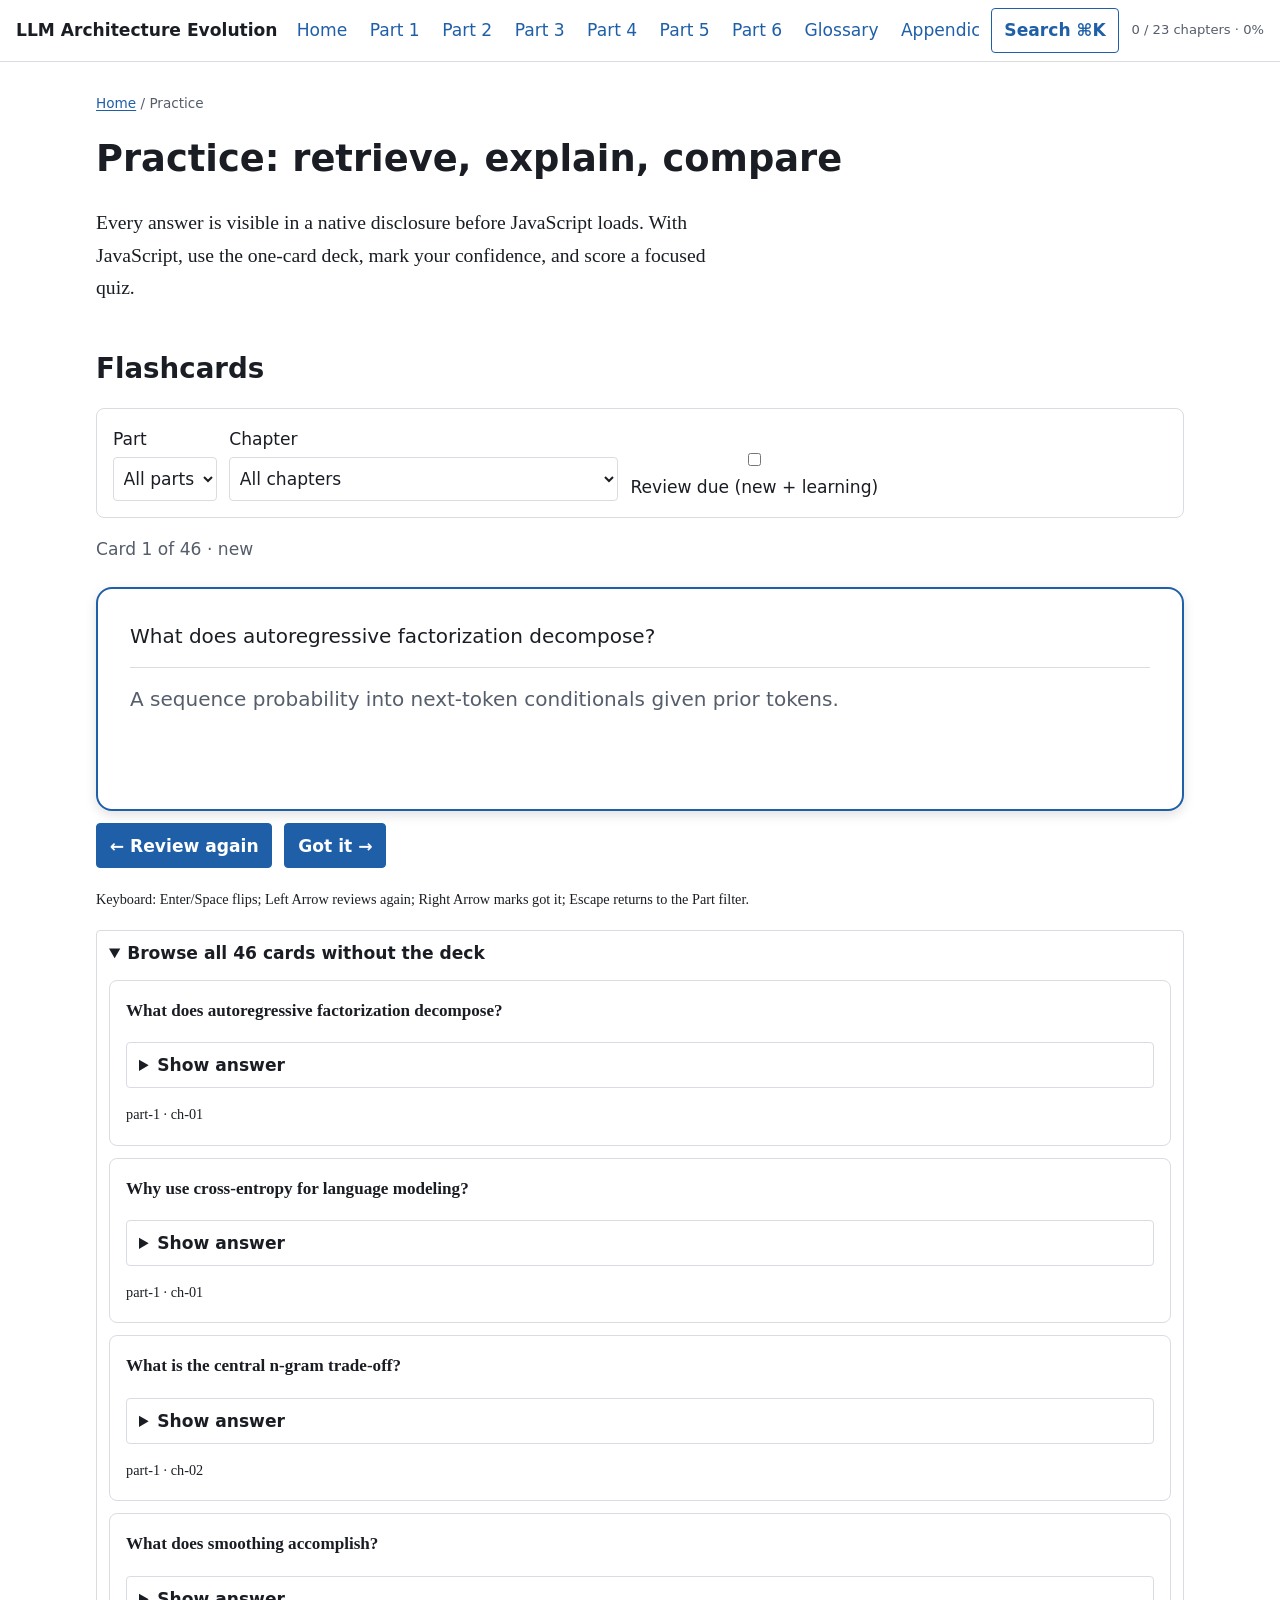
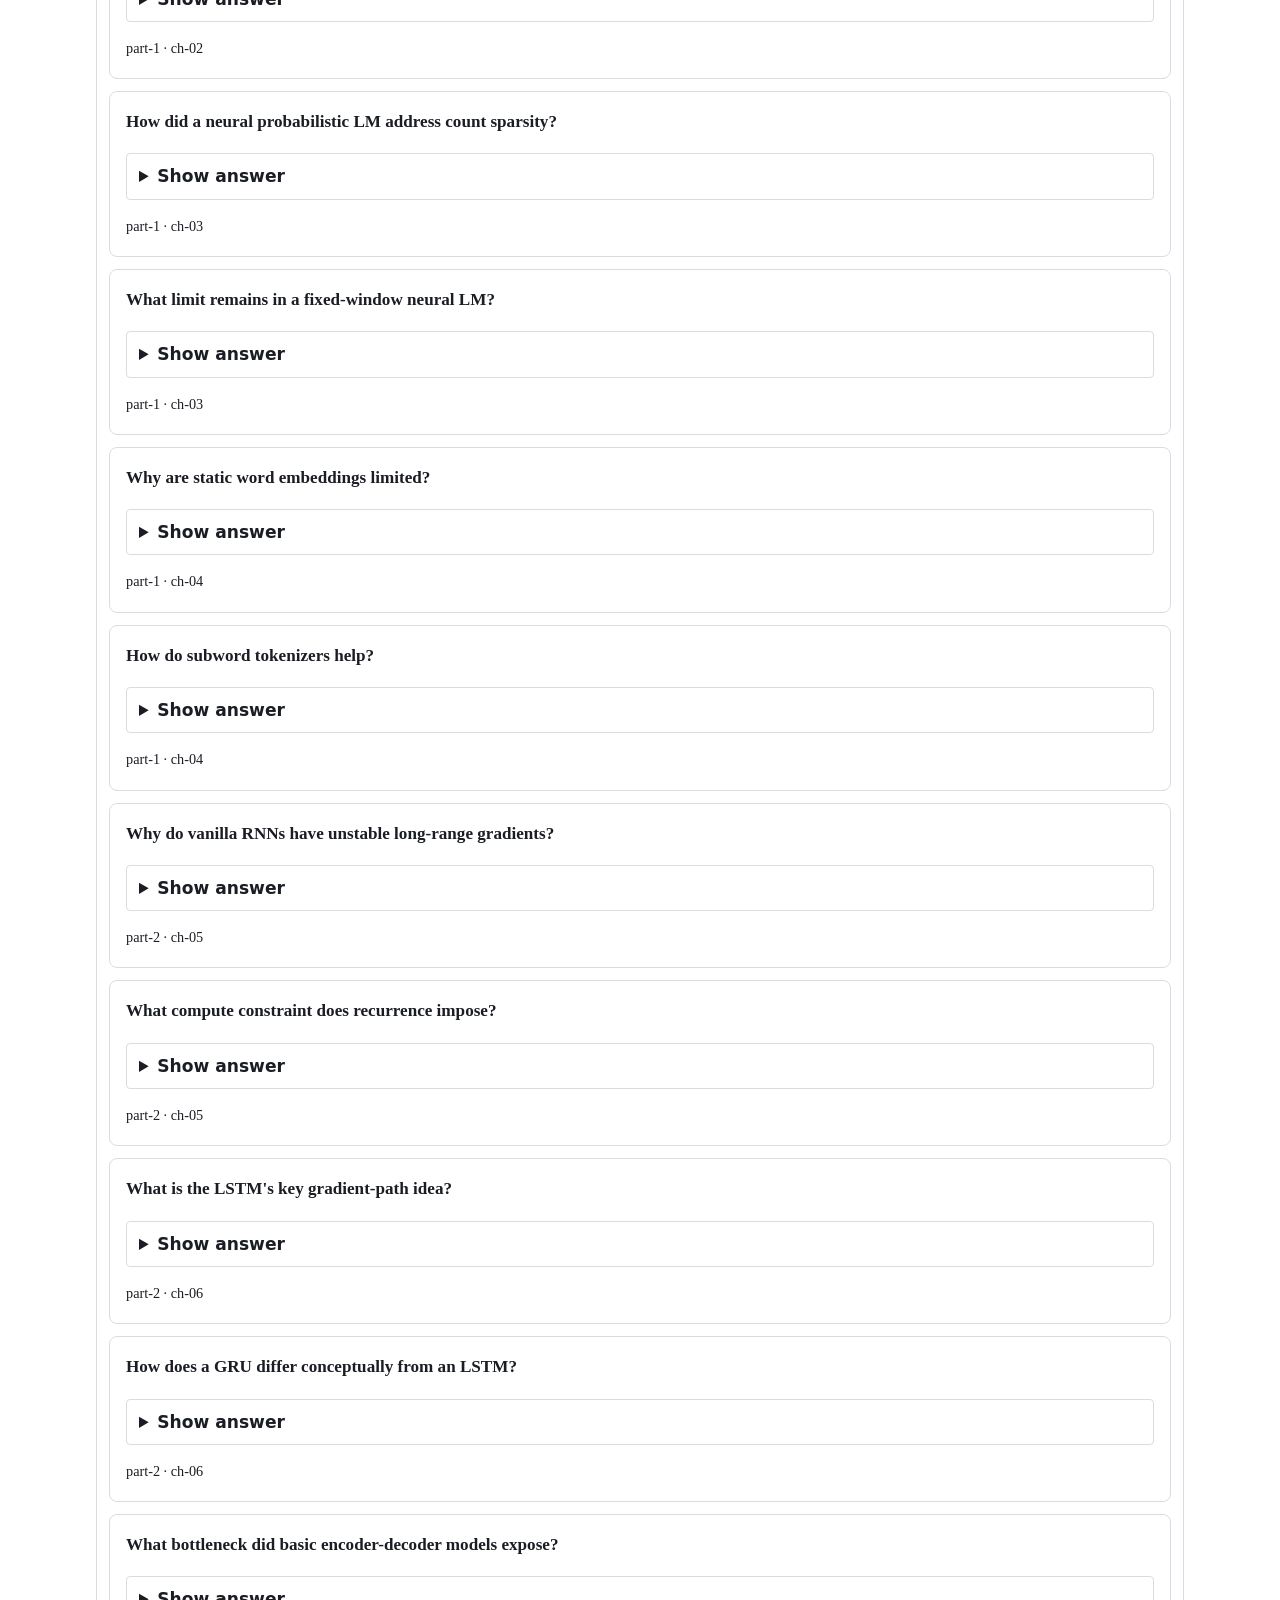
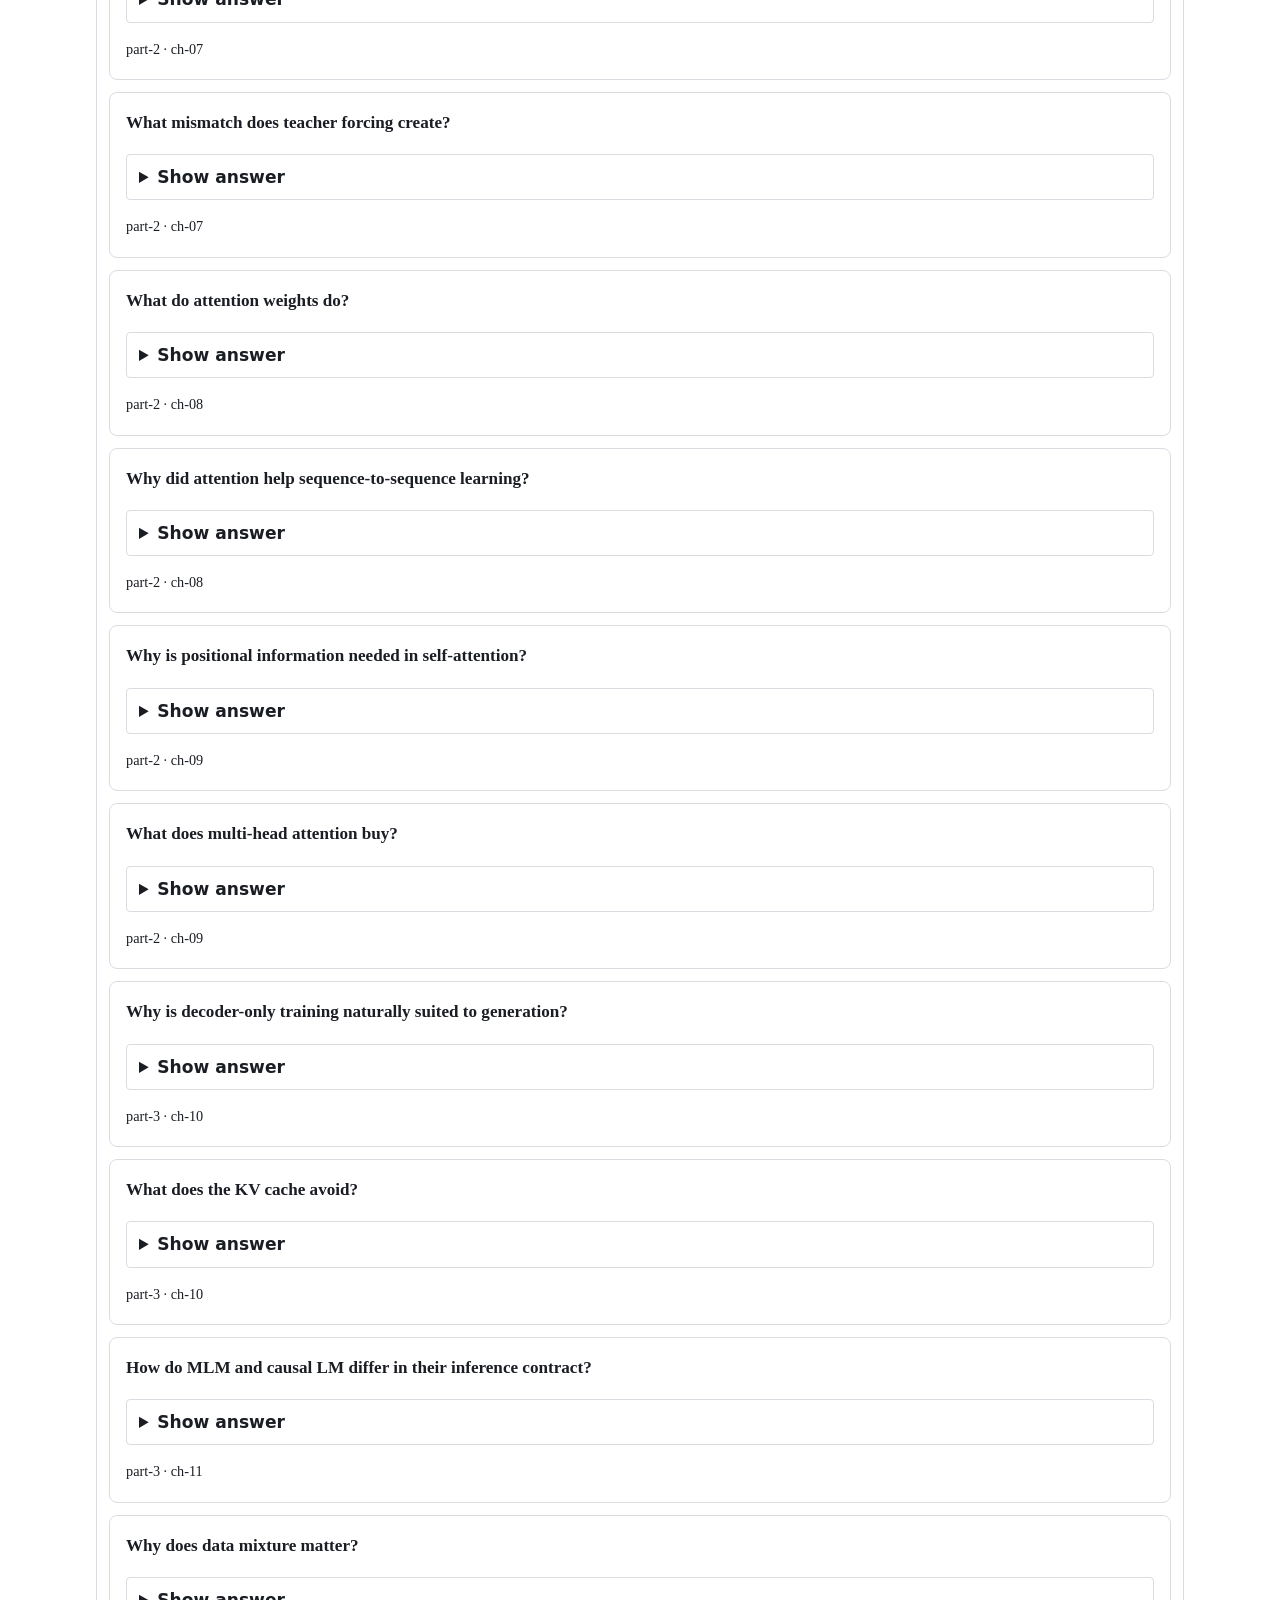
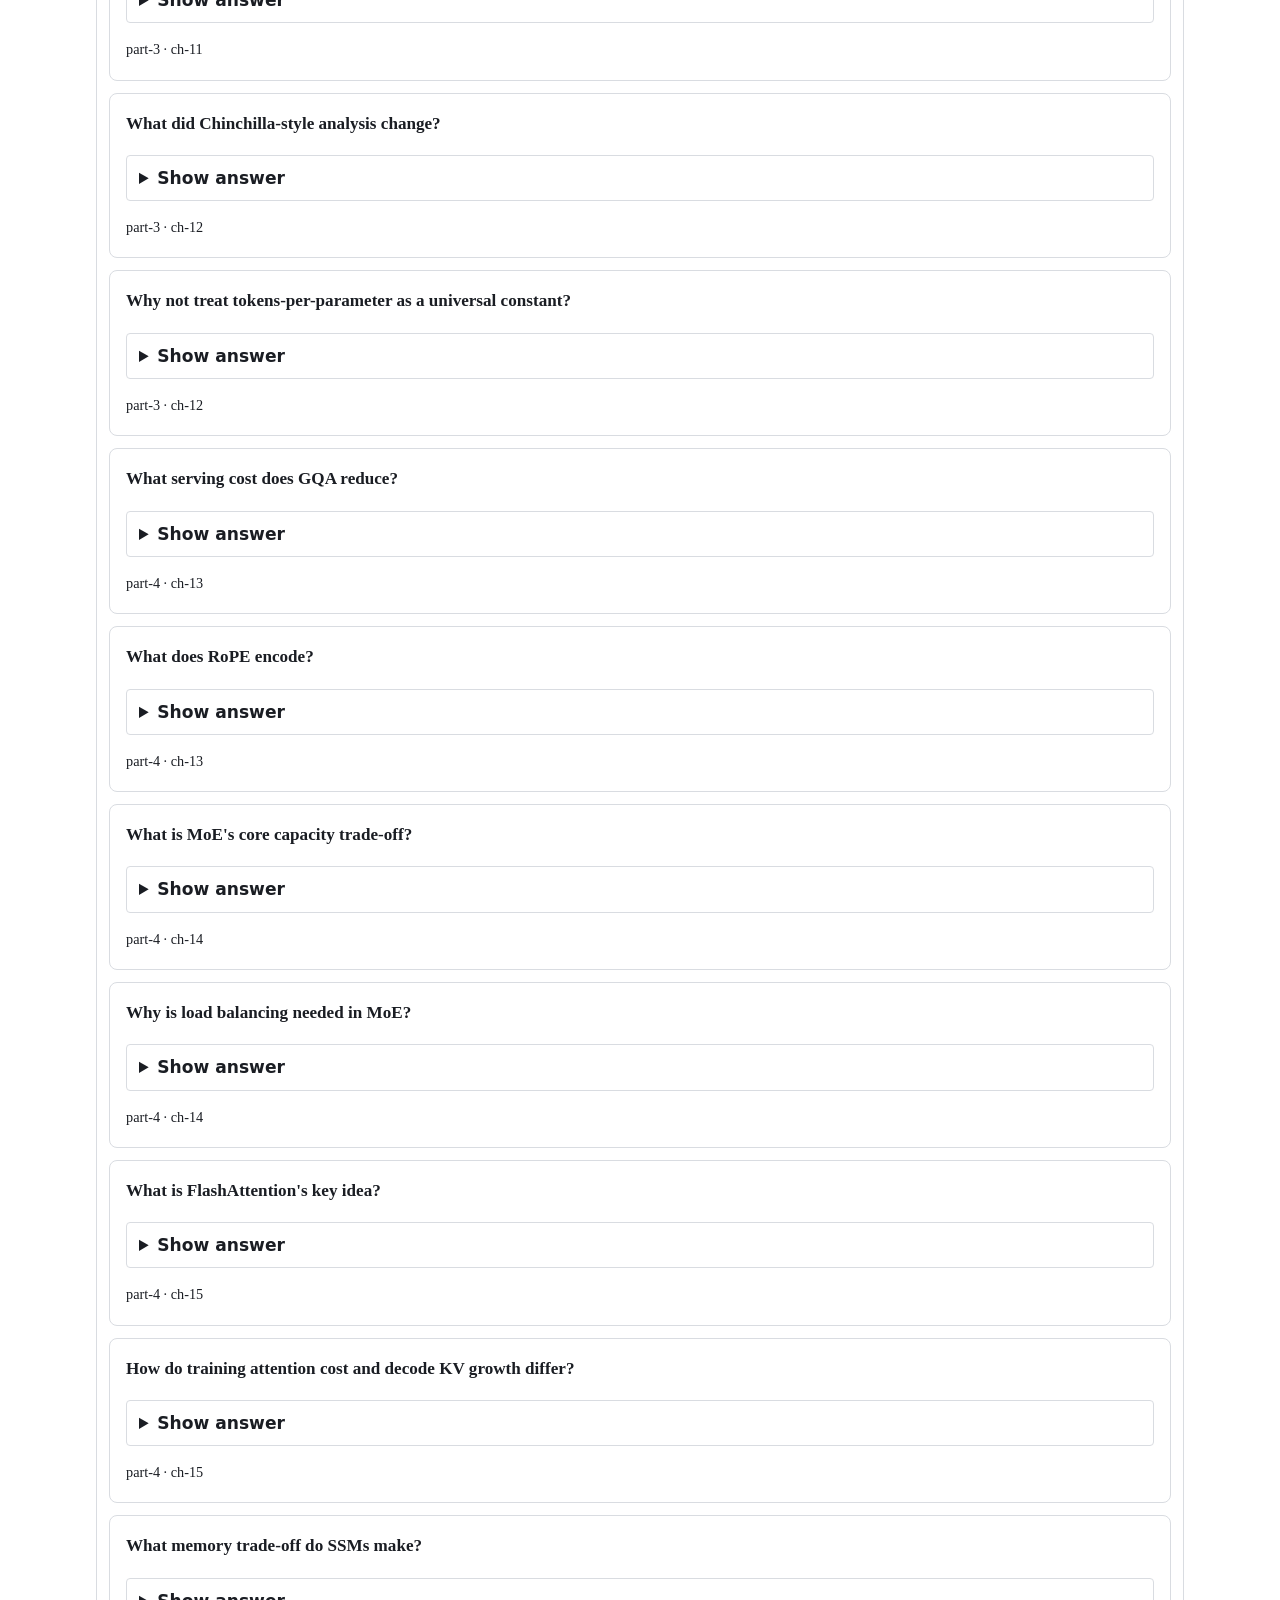
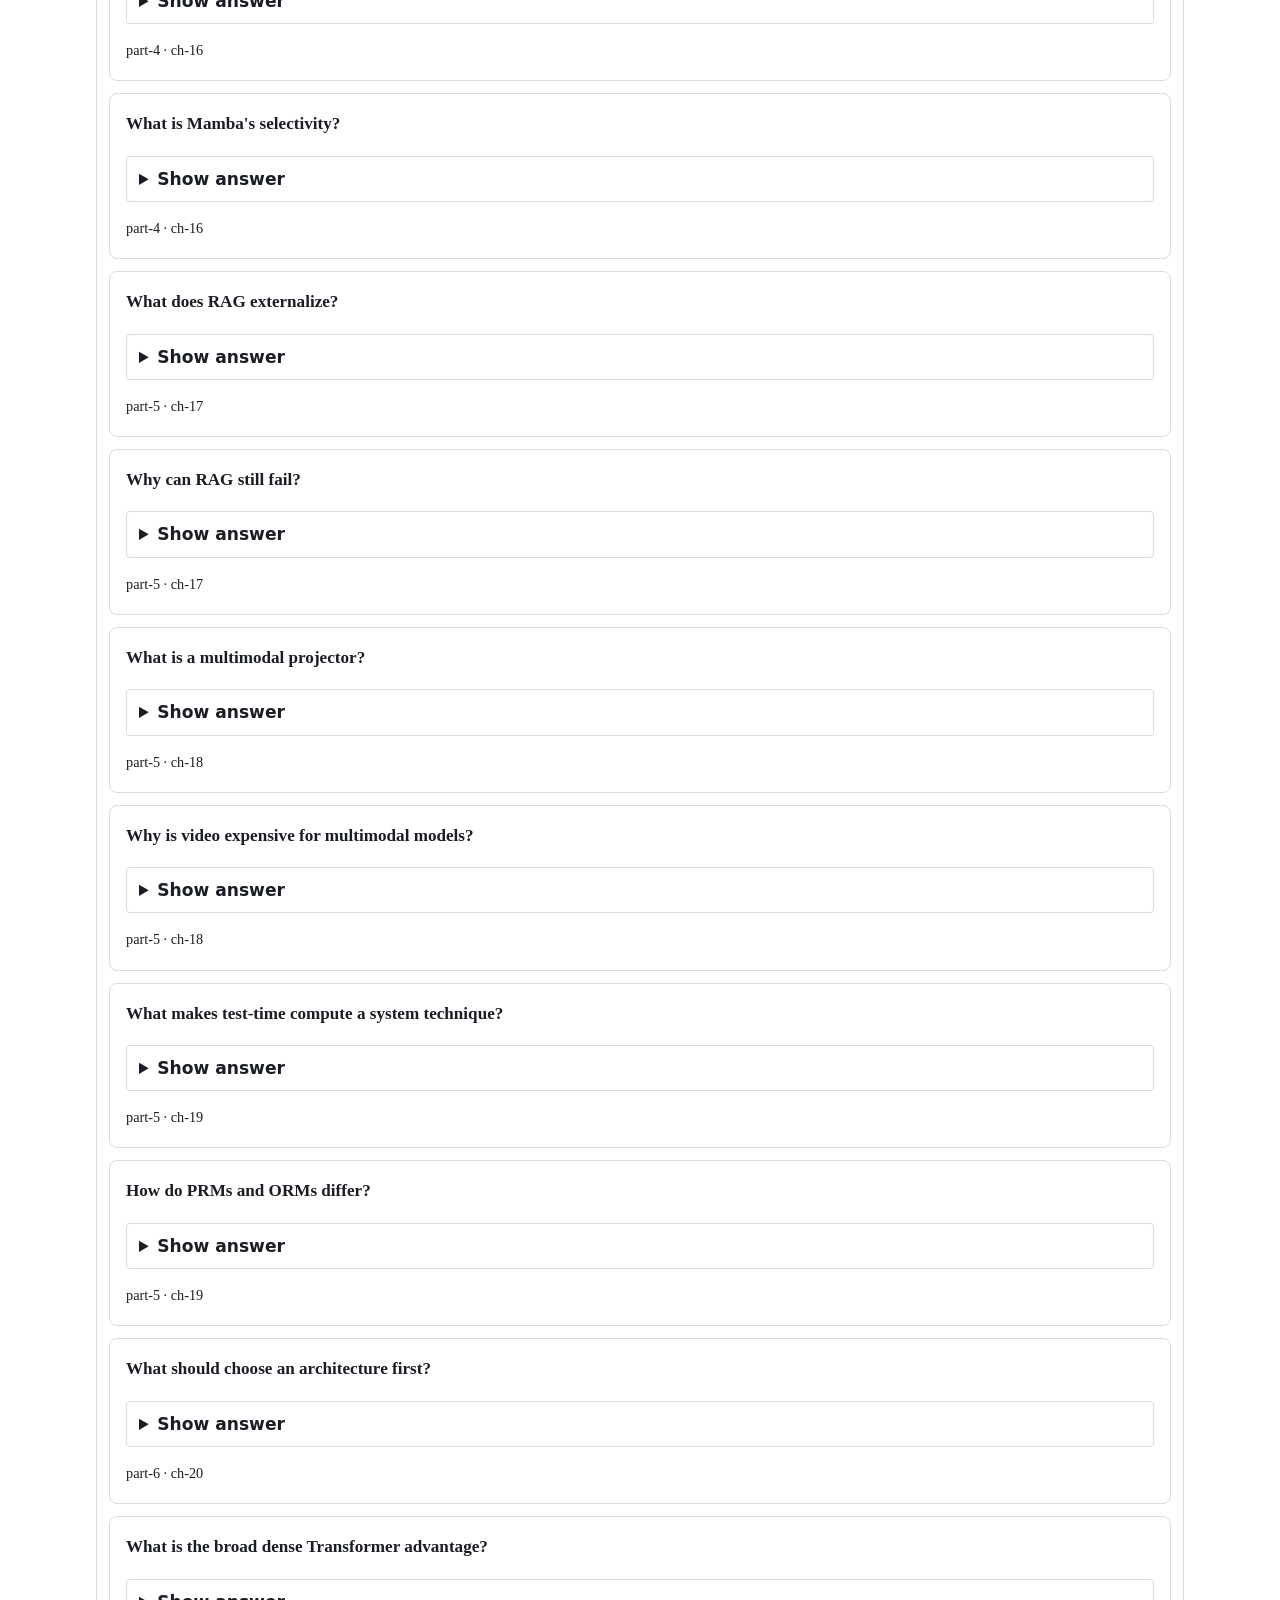
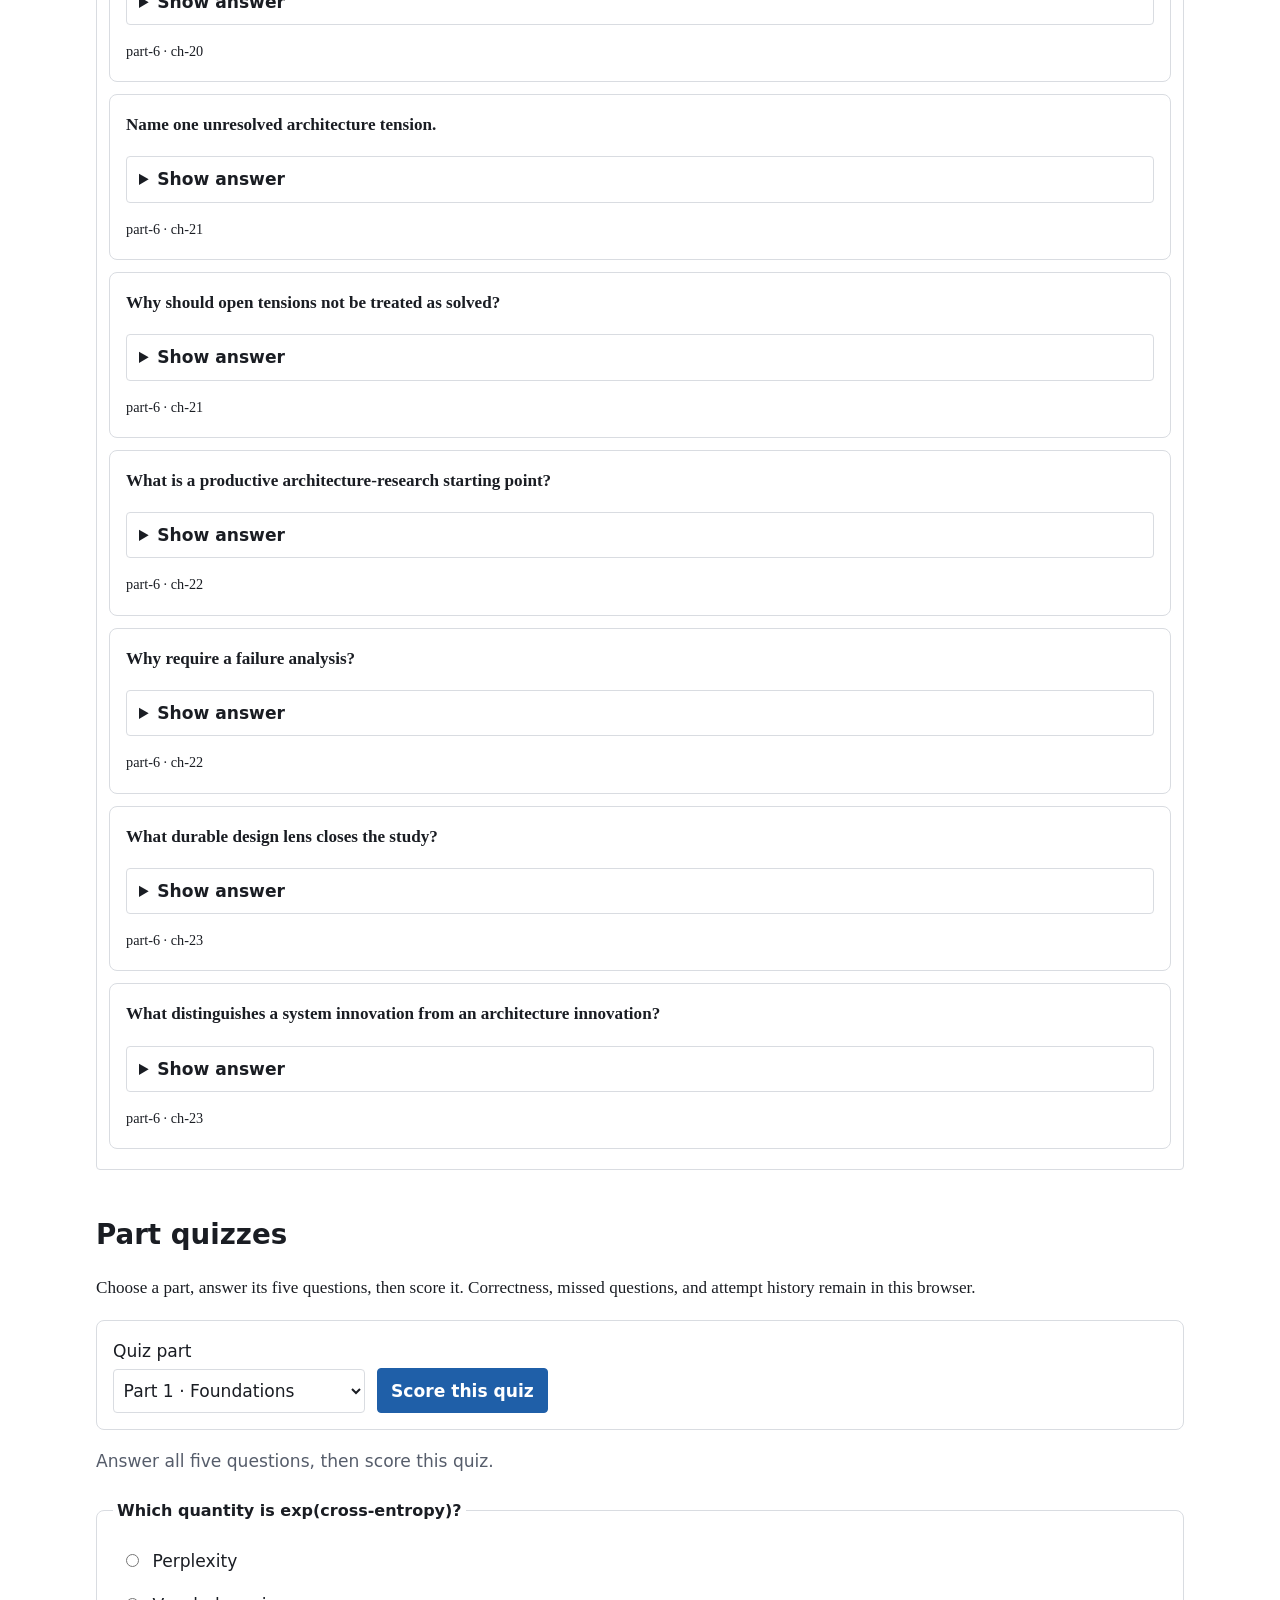
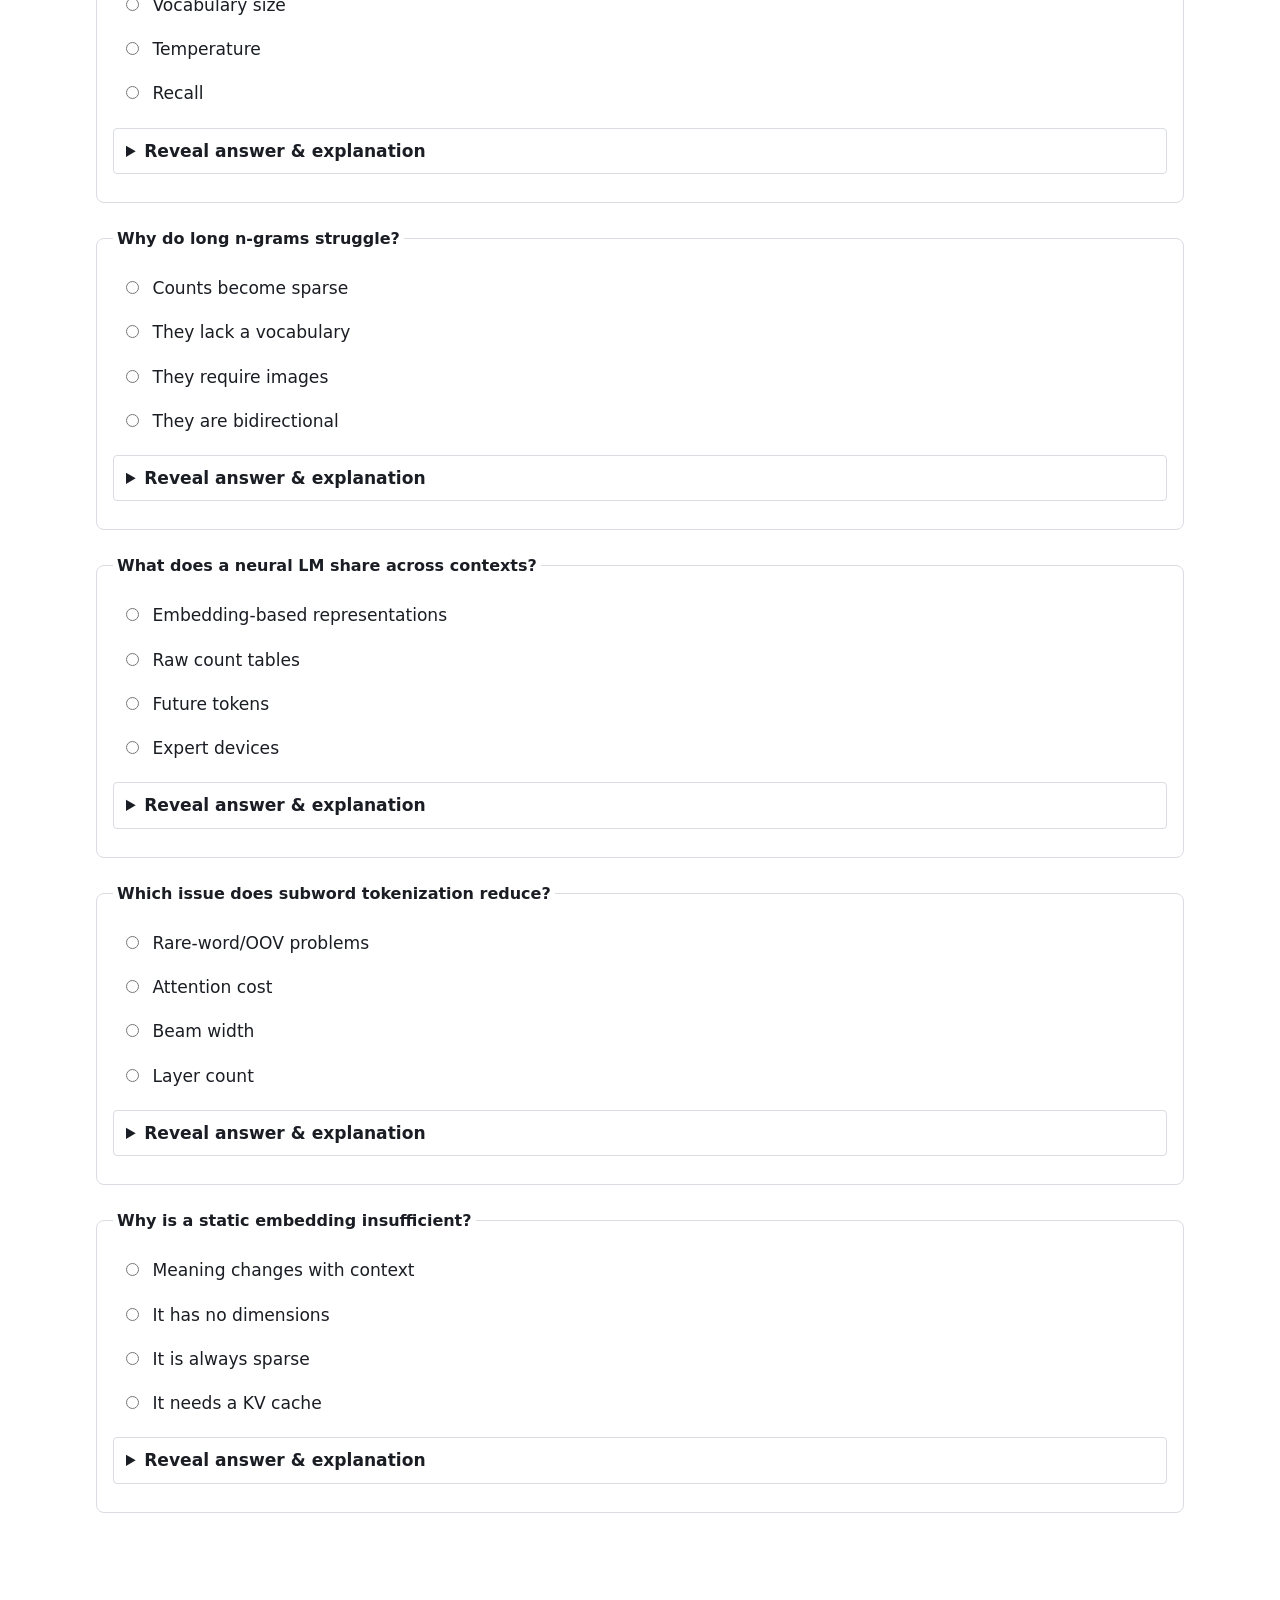
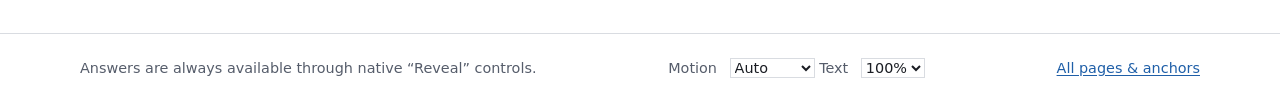
<file: practice.html>
<!doctype html><html lang="en"><head><meta charset="utf-8"><meta name="viewport" content="width=device-width,initial-scale=1"><meta name="description" content="Offline flashcards and short part quizzes for recalling LLM architecture mechanisms and trade-offs."><title>Practice — LLM Architecture Evolution</title><link rel="stylesheet" href="assets/styles.css"><link rel="stylesheet" href="assets/print.css" media="print"><script src="assets/storage.js"></script><script src="assets/data.js"></script><script defer src="assets/app.js"></script></head><body>
<a class="skip-link" href="#main">Skip to content</a><header class="site-header"><a class="site-brand" href="index.html">LLM Architecture Evolution</a><button class="nav-toggle secondary js-only" data-nav-toggle aria-expanded="false" aria-controls="primary-nav">Menu</button><nav class="site-nav" id="primary-nav" aria-label="Primary"><a href="index.html">Home</a><a href="part-1-foundations.html">Part 1</a><a href="part-2-sequence-models.html">Part 2</a><a href="part-3-scaling.html">Part 3</a><a href="part-4-efficiency.html">Part 4</a><a href="part-5-frontiers.html">Part 5</a><a href="part-6-synthesis.html">Part 6</a><a href="glossary.html">Glossary</a><a href="appendices.html">Appendices</a><a href="code-appendix.html">Code</a><a aria-current="page" href="practice.html">Practice</a><a href="sitemap.html">Sitemap</a></nav><button class="js-only secondary" data-search-trigger type="button">Search ⌘K</button><span class="progress-summary" data-progress-summary>0 / 23 chapters · 0%</span></header>
<main id="main" class="home-main"><nav class="breadcrumb" aria-label="Breadcrumb"><a href="index.html">Home</a> / Practice</nav><h1>Practice: retrieve, explain, compare</h1><p class="lede">Every answer is visible in a native disclosure before JavaScript loads. With JavaScript, use the one-card deck, mark your confidence, and score a focused quiz.</p>
<section aria-labelledby="cards-title"><h2 id="cards-title">Flashcards</h2><div class="practice-controls js-only"><label>Part<select data-practice-part><option value="">All parts</option><option value="part-1">Part 1</option><option value="part-2">Part 2</option><option value="part-3">Part 3</option><option value="part-4">Part 4</option><option value="part-5">Part 5</option><option value="part-6">Part 6</option></select></label><label>Chapter<select data-practice-chapter><option value="">All chapters</option><option value="ch-01">ch-01: Foundations</option><option value="ch-02">ch-02: Statistical Language Models</option><option value="ch-03">ch-03: Neural Probabilistic LMs</option><option value="ch-04">ch-04: Word Embeddings</option><option value="ch-05">ch-05: Recurrent Neural Networks</option><option value="ch-06">ch-06: LSTM and GRU</option><option value="ch-07">ch-07: Sequence-to-Sequence Models</option><option value="ch-08">ch-08: Attention Mechanisms</option><option value="ch-09">ch-09: The Transformer</option><option value="ch-10">ch-10: Decoder-Only LLMs</option><option value="ch-11">ch-11: Pretraining Paradigms</option><option value="ch-12">ch-12: Scaling Laws</option><option value="ch-13">ch-13: Optimization &amp; Training Stability</option><option value="ch-14">ch-14: Mixture-of-Experts</option><option value="ch-15">ch-15: Long-Context Architectures</option><option value="ch-16">ch-16: State-Space Models</option><option value="ch-17">ch-17: Retrieval-Augmented Generation</option><option value="ch-18">ch-18: Multimodal Architectures</option><option value="ch-19">ch-19: Reasoning &amp; Test-Time Compute</option><option value="ch-20">ch-20: Comparative Architecture Analysis</option><option value="ch-21">ch-21: Open Problems &amp; Tensions</option><option value="ch-22">ch-22: How to Invent New Architectures</option><option value="ch-23">ch-23: Conclusion</option></select></label><label><input type="checkbox" data-practice-due> Review due (new + learning)</label></div><p class="deck-status js-only" data-deck-status aria-live="polite"></p><div class="flashcard js-only" tabindex="0" role="button" aria-pressed="false" data-deck-card aria-label="Flashcard; press Enter or Space to reveal answer"><div class="flashcard-face flashcard-front" data-deck-front>Interactive deck available when JavaScript is enabled.</div><div class="flashcard-face flashcard-back" data-deck-back hidden></div></div><div class="flashcard-controls js-only"><button data-card-action="again" type="button">← Review again</button><button data-card-action="know" type="button">Got it →</button></div><p class="js-only"><small>Keyboard: Enter/Space flips; Left Arrow reviews again; Right Arrow marks got it; Escape returns to the Part filter.</small></p><details open><summary>Browse all 46 cards without the deck</summary><article class="nojs-card" data-static-card="fc-001"><p><strong>What does autoregressive factorization decompose?</strong></p><details><summary>Show answer</summary><p>A sequence probability into next-token conditionals given prior tokens.</p></details><small>part-1 · ch-01</small></article>
<article class="nojs-card" data-static-card="fc-002"><p><strong>Why use cross-entropy for language modeling?</strong></p><details><summary>Show answer</summary><p>It penalizes probability assigned away from observed tokens and is optimized by maximum likelihood.</p></details><small>part-1 · ch-01</small></article>
<article class="nojs-card" data-static-card="fc-003"><p><strong>What is the central n-gram trade-off?</strong></p><details><summary>Show answer</summary><p>A longer fixed history captures more local context but makes exact counts far sparser.</p></details><small>part-1 · ch-02</small></article>
<article class="nojs-card" data-static-card="fc-004"><p><strong>What does smoothing accomplish?</strong></p><details><summary>Show answer</summary><p>It reserves probability for rare or unseen events rather than assigning them zero probability.</p></details><small>part-1 · ch-02</small></article>
<article class="nojs-card" data-static-card="fc-005"><p><strong>How did a neural probabilistic LM address count sparsity?</strong></p><details><summary>Show answer</summary><p>Embeddings let similar contexts share statistical strength.</p></details><small>part-1 · ch-03</small></article>
<article class="nojs-card" data-static-card="fc-006"><p><strong>What limit remains in a fixed-window neural LM?</strong></p><details><summary>Show answer</summary><p>It cannot condition on information outside its chosen window.</p></details><small>part-1 · ch-03</small></article>
<article class="nojs-card" data-static-card="fc-007"><p><strong>Why are static word embeddings limited?</strong></p><details><summary>Show answer</summary><p>One vector cannot represent a word's context-dependent senses.</p></details><small>part-1 · ch-04</small></article>
<article class="nojs-card" data-static-card="fc-008"><p><strong>How do subword tokenizers help?</strong></p><details><summary>Show answer</summary><p>They compose rare words from smaller units and reduce out-of-vocabulary failures.</p></details><small>part-1 · ch-04</small></article>
<article class="nojs-card" data-static-card="fc-009"><p><strong>Why do vanilla RNNs have unstable long-range gradients?</strong></p><details><summary>Show answer</summary><p>Backpropagation through time multiplies many Jacobians, which can shrink or grow exponentially.</p></details><small>part-2 · ch-05</small></article>
<article class="nojs-card" data-static-card="fc-010"><p><strong>What compute constraint does recurrence impose?</strong></p><details><summary>Show answer</summary><p>Each state depends on the previous state, so positions cannot be fully processed in parallel.</p></details><small>part-2 · ch-05</small></article>
<article class="nojs-card" data-static-card="fc-011"><p><strong>What is the LSTM's key gradient-path idea?</strong></p><details><summary>Show answer</summary><p>A gated, nearly additive cell-state path can preserve information and gradients.</p></details><small>part-2 · ch-06</small></article>
<article class="nojs-card" data-static-card="fc-012"><p><strong>How does a GRU differ conceptually from an LSTM?</strong></p><details><summary>Show answer</summary><p>It consolidates gating and state machinery into a simpler recurrent unit.</p></details><small>part-2 · ch-06</small></article>
<article class="nojs-card" data-static-card="fc-013"><p><strong>What bottleneck did basic encoder-decoder models expose?</strong></p><details><summary>Show answer</summary><p>A whole source sequence had to fit into one fixed-size encoder vector.</p></details><small>part-2 · ch-07</small></article>
<article class="nojs-card" data-static-card="fc-014"><p><strong>What mismatch does teacher forcing create?</strong></p><details><summary>Show answer</summary><p>Training conditions on true prior tokens while generation conditions on model predictions.</p></details><small>part-2 · ch-07</small></article>
<article class="nojs-card" data-static-card="fc-015"><p><strong>What do attention weights do?</strong></p><details><summary>Show answer</summary><p>They route each query to a weighted combination of relevant value vectors.</p></details><small>part-2 · ch-08</small></article>
<article class="nojs-card" data-static-card="fc-016"><p><strong>Why did attention help sequence-to-sequence learning?</strong></p><details><summary>Show answer</summary><p>It creates short, differentiable paths from a decoder step to selected encoder states.</p></details><small>part-2 · ch-08</small></article>
<article class="nojs-card" data-static-card="fc-017"><p><strong>Why is positional information needed in self-attention?</strong></p><details><summary>Show answer</summary><p>Attention alone is permutation-equivariant and does not know token order.</p></details><small>part-2 · ch-09</small></article>
<article class="nojs-card" data-static-card="fc-018"><p><strong>What does multi-head attention buy?</strong></p><details><summary>Show answer</summary><p>Separate learned projections can attend to different relations or representation subspaces.</p></details><small>part-2 · ch-09</small></article>
<article class="nojs-card" data-static-card="fc-019"><p><strong>Why is decoder-only training naturally suited to generation?</strong></p><details><summary>Show answer</summary><p>The causal objective directly trains the next-token prediction used at decode time.</p></details><small>part-3 · ch-10</small></article>
<article class="nojs-card" data-static-card="fc-020"><p><strong>What does the KV cache avoid?</strong></p><details><summary>Show answer</summary><p>Recomputing keys and values for all earlier tokens on every generated token.</p></details><small>part-3 · ch-10</small></article>
<article class="nojs-card" data-static-card="fc-021"><p><strong>How do MLM and causal LM differ in their inference contract?</strong></p><details><summary>Show answer</summary><p>MLM uses bidirectional masked prediction; causal LM uses left-to-right next-token prediction.</p></details><small>part-3 · ch-11</small></article>
<article class="nojs-card" data-static-card="fc-022"><p><strong>Why does data mixture matter?</strong></p><details><summary>Show answer</summary><p>The training distribution shapes which patterns, languages, and capabilities receive learning signal.</p></details><small>part-3 · ch-11</small></article>
<article class="nojs-card" data-static-card="fc-023"><p><strong>What did Chinchilla-style analysis change?</strong></p><details><summary>Show answer</summary><p>It emphasized balancing model size and training tokens under a compute budget.</p></details><small>part-3 · ch-12</small></article>
<article class="nojs-card" data-static-card="fc-024"><p><strong>Why not treat tokens-per-parameter as a universal constant?</strong></p><details><summary>Show answer</summary><p>It is a fitted, objective- and setup-dependent rule of thumb.</p></details><small>part-3 · ch-12</small></article>
<article class="nojs-card" data-static-card="fc-025"><p><strong>What serving cost does GQA reduce?</strong></p><details><summary>Show answer</summary><p>KV-cache memory and bandwidth by sharing K/V heads among query-head groups.</p></details><small>part-4 · ch-13</small></article>
<article class="nojs-card" data-static-card="fc-026"><p><strong>What does RoPE encode?</strong></p><details><summary>Show answer</summary><p>Relative-position structure in query-key dot products through rotations.</p></details><small>part-4 · ch-13</small></article>
<article class="nojs-card" data-static-card="fc-027"><p><strong>What is MoE's core capacity trade-off?</strong></p><details><summary>Show answer</summary><p>It raises total parameters with sparse activation but adds routing and communication complexity.</p></details><small>part-4 · ch-14</small></article>
<article class="nojs-card" data-static-card="fc-028"><p><strong>Why is load balancing needed in MoE?</strong></p><details><summary>Show answer</summary><p>Overused experts become bottlenecks while underused experts waste capacity.</p></details><small>part-4 · ch-14</small></article>
<article class="nojs-card" data-static-card="fc-029"><p><strong>What is FlashAttention's key idea?</strong></p><details><summary>Show answer</summary><p>Compute exact attention in tiles with online softmax instead of storing the full score matrix.</p></details><small>part-4 · ch-15</small></article>
<article class="nojs-card" data-static-card="fc-030"><p><strong>How do training attention cost and decode KV growth differ?</strong></p><details><summary>Show answer</summary><p>Full attention has quadratic token interactions; cached history grows linearly with generated length.</p></details><small>part-4 · ch-15</small></article>
<article class="nojs-card" data-static-card="fc-031"><p><strong>What memory trade-off do SSMs make?</strong></p><details><summary>Show answer</summary><p>They retain a bounded recurrent state rather than an explicit growing token KV cache.</p></details><small>part-4 · ch-16</small></article>
<article class="nojs-card" data-static-card="fc-032"><p><strong>What is Mamba's selectivity?</strong></p><details><summary>Show answer</summary><p>Its state dynamics depend on the input, allowing content-dependent state updates.</p></details><small>part-4 · ch-16</small></article>
<article class="nojs-card" data-static-card="fc-033"><p><strong>What does RAG externalize?</strong></p><details><summary>Show answer</summary><p>Mutable facts and evidence into a retrievable non-parametric index.</p></details><small>part-5 · ch-17</small></article>
<article class="nojs-card" data-static-card="fc-034"><p><strong>Why can RAG still fail?</strong></p><details><summary>Show answer</summary><p>Retrieval, chunking, reranking, context placement, and generation can each introduce errors.</p></details><small>part-5 · ch-17</small></article>
<article class="nojs-card" data-static-card="fc-035"><p><strong>What is a multimodal projector?</strong></p><details><summary>Show answer</summary><p>A module mapping modality-encoder features into representations an LLM can consume.</p></details><small>part-5 · ch-18</small></article>
<article class="nojs-card" data-static-card="fc-036"><p><strong>Why is video expensive for multimodal models?</strong></p><details><summary>Show answer</summary><p>Time adds many visual token groups, multiplying context and compute costs.</p></details><small>part-5 · ch-18</small></article>
<article class="nojs-card" data-static-card="fc-037"><p><strong>What makes test-time compute a system technique?</strong></p><details><summary>Show answer</summary><p>It adds sampling, search, traces, and verification around a base forward pass.</p></details><small>part-5 · ch-19</small></article>
<article class="nojs-card" data-static-card="fc-038"><p><strong>How do PRMs and ORMs differ?</strong></p><details><summary>Show answer</summary><p>PRMs score intermediate reasoning steps; ORMs score final outcomes.</p></details><small>part-5 · ch-19</small></article>
<article class="nojs-card" data-static-card="fc-039"><p><strong>What should choose an architecture first?</strong></p><details><summary>Show answer</summary><p>The binding constraint—such as capacity, memory, updateability, or latency.</p></details><small>part-6 · ch-20</small></article>
<article class="nojs-card" data-static-card="fc-040"><p><strong>What is the broad dense Transformer advantage?</strong></p><details><summary>Show answer</summary><p>Flexible content-addressed interaction and highly parallel training.</p></details><small>part-6 · ch-20</small></article>
<article class="nojs-card" data-static-card="fc-041"><p><strong>Name one unresolved architecture tension.</strong></p><details><summary>Show answer</summary><p>Examples: memory vs compute, sparsity vs stability, or generalization vs memorization.</p></details><small>part-6 · ch-21</small></article>
<article class="nojs-card" data-static-card="fc-042"><p><strong>Why should open tensions not be treated as solved?</strong></p><details><summary>Show answer</summary><p>Their best trade-off depends on workload, data, hardware, and evaluation.</p></details><small>part-6 · ch-21</small></article>
<article class="nojs-card" data-static-card="fc-043"><p><strong>What is a productive architecture-research starting point?</strong></p><details><summary>Show answer</summary><p>Measure a concrete binding constraint, state the desired relaxation, and name the new trade-off.</p></details><small>part-6 · ch-22</small></article>
<article class="nojs-card" data-static-card="fc-044"><p><strong>Why require a failure analysis?</strong></p><details><summary>Show answer</summary><p>It tests whether a gain comes from the proposed mechanism rather than a confound.</p></details><small>part-6 · ch-22</small></article>
<article class="nojs-card" data-static-card="fc-045"><p><strong>What durable design lens closes the study?</strong></p><details><summary>Show answer</summary><p>Successful architectures reallocate constraints rather than eliminate them.</p></details><small>part-6 · ch-23</small></article>
<article class="nojs-card" data-static-card="fc-046"><p><strong>What distinguishes a system innovation from an architecture innovation?</strong></p><details><summary>Show answer</summary><p>A system changes retrieval, search, or serving around a model; architecture changes its computation graph.</p></details><small>part-6 · ch-23</small></article></details></section>
<section aria-labelledby="quiz-title"><h2 id="quiz-title">Part quizzes</h2><p>Choose a part, answer its five questions, then score it. Correctness, missed questions, and attempt history remain in this browser.</p><div class="practice-controls js-only"><label>Quiz part<select data-quiz-part><option value="part-1">Part 1 · Foundations</option><option value="part-2">Part 2 · Sequence models</option><option value="part-3">Part 3 · Scaling</option><option value="part-4">Part 4 · Efficiency</option><option value="part-5">Part 5 · Frontiers</option><option value="part-6">Part 6 · Synthesis</option></select></label><button type="button" data-score-quiz>Score this quiz</button><button class="secondary" type="button" data-retry-missed hidden>Retry missed only</button></div><p class="quiz-status" data-quiz-status aria-live="polite">Choose a part to begin.</p><div data-quiz><fieldset class="quiz-question" data-quiz-id="q-part-1-01" data-quiz-part="part-1" data-correct="0" data-explanation="Perplexity exponentiates average negative log likelihood."><legend>Which quantity is exp(cross-entropy)?</legend><label><input type="radio" name="q-part-1-01" value="0"> Perplexity</label><label><input type="radio" name="q-part-1-01" value="1"> Vocabulary size</label><label><input type="radio" name="q-part-1-01" value="2"> Temperature</label><label><input type="radio" name="q-part-1-01" value="3"> Recall</label><p class="answer-feedback" aria-live="polite"></p><details><summary>Reveal answer &amp; explanation</summary><p><strong>Answer:</strong> Perplexity. Perplexity exponentiates average negative log likelihood.</p></details></fieldset>
<fieldset class="quiz-question" data-quiz-id="q-part-1-02" data-quiz-part="part-1" data-correct="0" data-explanation="Exact long histories are rare."><legend>Why do long n-grams struggle?</legend><label><input type="radio" name="q-part-1-02" value="0"> Counts become sparse</label><label><input type="radio" name="q-part-1-02" value="1"> They lack a vocabulary</label><label><input type="radio" name="q-part-1-02" value="2"> They require images</label><label><input type="radio" name="q-part-1-02" value="3"> They are bidirectional</label><p class="answer-feedback" aria-live="polite"></p><details><summary>Reveal answer &amp; explanation</summary><p><strong>Answer:</strong> Counts become sparse. Exact long histories are rare.</p></details></fieldset>
<fieldset class="quiz-question" data-quiz-id="q-part-1-03" data-quiz-part="part-1" data-correct="0" data-explanation="Distributed representations generalize statistically."><legend>What does a neural LM share across contexts?</legend><label><input type="radio" name="q-part-1-03" value="0"> Embedding-based representations</label><label><input type="radio" name="q-part-1-03" value="1"> Raw count tables</label><label><input type="radio" name="q-part-1-03" value="2"> Future tokens</label><label><input type="radio" name="q-part-1-03" value="3"> Expert devices</label><p class="answer-feedback" aria-live="polite"></p><details><summary>Reveal answer &amp; explanation</summary><p><strong>Answer:</strong> Embedding-based representations. Distributed representations generalize statistically.</p></details></fieldset>
<fieldset class="quiz-question" data-quiz-id="q-part-1-04" data-quiz-part="part-1" data-correct="0" data-explanation="Words can be composed from smaller pieces."><legend>Which issue does subword tokenization reduce?</legend><label><input type="radio" name="q-part-1-04" value="0"> Rare-word/OOV problems</label><label><input type="radio" name="q-part-1-04" value="1"> Attention cost</label><label><input type="radio" name="q-part-1-04" value="2"> Beam width</label><label><input type="radio" name="q-part-1-04" value="3"> Layer count</label><p class="answer-feedback" aria-live="polite"></p><details><summary>Reveal answer &amp; explanation</summary><p><strong>Answer:</strong> Rare-word/OOV problems. Words can be composed from smaller pieces.</p></details></fieldset>
<fieldset class="quiz-question" data-quiz-id="q-part-1-05" data-quiz-part="part-1" data-correct="0" data-explanation="One vector cannot encode all senses."><legend>Why is a static embedding insufficient?</legend><label><input type="radio" name="q-part-1-05" value="0"> Meaning changes with context</label><label><input type="radio" name="q-part-1-05" value="1"> It has no dimensions</label><label><input type="radio" name="q-part-1-05" value="2"> It is always sparse</label><label><input type="radio" name="q-part-1-05" value="3"> It needs a KV cache</label><p class="answer-feedback" aria-live="polite"></p><details><summary>Reveal answer &amp; explanation</summary><p><strong>Answer:</strong> Meaning changes with context. One vector cannot encode all senses.</p></details></fieldset>
<fieldset class="quiz-question" data-quiz-id="q-part-2-06" data-quiz-part="part-2" data-correct="0" data-explanation="Each recurrent state requires the preceding one."><legend>What prevents full RNN training parallelism?</legend><label><input type="radio" name="q-part-2-06" value="0"> Sequential state dependence</label><label><input type="radio" name="q-part-2-06" value="1"> Too many experts</label><label><input type="radio" name="q-part-2-06" value="2"> No tokenizer</label><label><input type="radio" name="q-part-2-06" value="3"> A causal mask</label><p class="answer-feedback" aria-live="polite"></p><details><summary>Reveal answer &amp; explanation</summary><p><strong>Answer:</strong> Sequential state dependence. Each recurrent state requires the preceding one.</p></details></fieldset>
<fieldset class="quiz-question" data-quiz-id="q-part-2-07" data-quiz-part="part-2" data-correct="0" data-explanation="The cell path is designed to be near additive."><legend>Which mechanism helps LSTMs preserve gradients?</legend><label><input type="radio" name="q-part-2-07" value="0"> Gated additive cell path</label><label><input type="radio" name="q-part-2-07" value="1"> Quadratic attention</label><label><input type="radio" name="q-part-2-07" value="2"> Top-k routing</label><label><input type="radio" name="q-part-2-07" value="3"> Retrieval</label><p class="answer-feedback" aria-live="polite"></p><details><summary>Reveal answer &amp; explanation</summary><p><strong>Answer:</strong> Gated additive cell path. The cell path is designed to be near additive.</p></details></fieldset>
<fieldset class="quiz-question" data-quiz-id="q-part-2-08" data-quiz-part="part-2" data-correct="0" data-explanation="It exposes all encoder states to each decoder step."><legend>Attention fixes which seq2seq limitation?</legend><label><input type="radio" name="q-part-2-08" value="0"> Fixed encoder-vector bottleneck</label><label><input type="radio" name="q-part-2-08" value="1"> Vocabulary size</label><label><input type="radio" name="q-part-2-08" value="2"> Weight decay</label><label><input type="radio" name="q-part-2-08" value="3"> Tokenization</label><p class="answer-feedback" aria-live="polite"></p><details><summary>Reveal answer &amp; explanation</summary><p><strong>Answer:</strong> Fixed encoder-vector bottleneck. It exposes all encoder states to each decoder step.</p></details></fieldset>
<fieldset class="quiz-question" data-quiz-id="q-part-2-09" data-quiz-part="part-2" data-correct="0" data-explanation="Weights from query-key matching combine values."><legend>In Q/K/V attention, which vectors are combined?</legend><label><input type="radio" name="q-part-2-09" value="0"> Values</label><label><input type="radio" name="q-part-2-09" value="1"> Queries</label><label><input type="radio" name="q-part-2-09" value="2"> Keys</label><label><input type="radio" name="q-part-2-09" value="3"> Positions</label><p class="answer-feedback" aria-live="polite"></p><details><summary>Reveal answer &amp; explanation</summary><p><strong>Answer:</strong> Values. Weights from query-key matching combine values.</p></details></fieldset>
<fieldset class="quiz-question" data-quiz-id="q-part-2-10" data-quiz-part="part-2" data-correct="0" data-explanation="Permutation-equivariant mixing does not identify order."><legend>Why add positions to a Transformer?</legend><label><input type="radio" name="q-part-2-10" value="0"> Self-attention alone lacks order</label><label><input type="radio" name="q-part-2-10" value="1"> Softmax needs it</label><label><input type="radio" name="q-part-2-10" value="2"> Residuals remove order</label><label><input type="radio" name="q-part-2-10" value="3"> KV cache requires it</label><p class="answer-feedback" aria-live="polite"></p><details><summary>Reveal answer &amp; explanation</summary><p><strong>Answer:</strong> Self-attention alone lacks order. Permutation-equivariant mixing does not identify order.</p></details></fieldset>
<fieldset class="quiz-question" data-quiz-id="q-part-3-11" data-quiz-part="part-3" data-correct="0" data-explanation="It hides future positions."><legend>What mask is used by a decoder-only LM?</legend><label><input type="radio" name="q-part-3-11" value="0"> Causal</label><label><input type="radio" name="q-part-3-11" value="1"> Padding only</label><label><input type="radio" name="q-part-3-11" value="2"> Bidirectional</label><label><input type="radio" name="q-part-3-11" value="3"> Routing</label><p class="answer-feedback" aria-live="polite"></p><details><summary>Reveal answer &amp; explanation</summary><p><strong>Answer:</strong> Causal. It hides future positions.</p></details></fieldset>
<fieldset class="quiz-question" data-quiz-id="q-part-3-12" data-quiz-part="part-3" data-correct="0" data-explanation="Prior K/V projections are reused during generation."><legend>The KV cache primarily speeds up:</legend><label><input type="radio" name="q-part-3-12" value="0"> Autoregressive decoding</label><label><input type="radio" name="q-part-3-12" value="1"> Tokenization</label><label><input type="radio" name="q-part-3-12" value="2"> Backpropagation</label><label><input type="radio" name="q-part-3-12" value="3"> Retrieval indexing</label><p class="answer-feedback" aria-live="polite"></p><details><summary>Reveal answer &amp; explanation</summary><p><strong>Answer:</strong> Autoregressive decoding. Prior K/V projections are reused during generation.</p></details></fieldset>
<fieldset class="quiz-question" data-quiz-id="q-part-3-13" data-quiz-part="part-3" data-correct="0" data-explanation="It changes objectives and supporting training systems."><legend>RLHF mainly changes:</legend><label><input type="radio" name="q-part-3-13" value="0"> Training/post-training procedure</label><label><input type="radio" name="q-part-3-13" value="1"> Attention complexity</label><label><input type="radio" name="q-part-3-13" value="2"> Vocabulary segmentation</label><label><input type="radio" name="q-part-3-13" value="3"> Positional indexing</label><p class="answer-feedback" aria-live="polite"></p><details><summary>Reveal answer &amp; explanation</summary><p><strong>Answer:</strong> Training/post-training procedure. It changes objectives and supporting training systems.</p></details></fieldset>
<fieldset class="quiz-question" data-quiz-id="q-part-3-14" data-quiz-part="part-3" data-correct="0" data-explanation="It fits loss under a fixed training-compute budget."><legend>Chinchilla analysis concerns:</legend><label><input type="radio" name="q-part-3-14" value="0"> Compute allocation between parameters and tokens</label><label><input type="radio" name="q-part-3-14" value="1"> Only context extension</label><label><input type="radio" name="q-part-3-14" value="2"> Expert routing</label><label><input type="radio" name="q-part-3-14" value="3"> Image encoding</label><p class="answer-feedback" aria-live="polite"></p><details><summary>Reveal answer &amp; explanation</summary><p><strong>Answer:</strong> Compute allocation between parameters and tokens. It fits loss under a fixed training-compute budget.</p></details></fieldset>
<fieldset class="quiz-question" data-quiz-id="q-part-3-15" data-quiz-part="part-3" data-correct="0" data-explanation="Loss trends do not fully determine downstream capabilities."><legend>Smooth scaling loss guarantees:</legend><label><input type="radio" name="q-part-3-15" value="0"> Neither smooth task capability nor no emergence</label><label><input type="radio" name="q-part-3-15" value="1"> Perfect reasoning</label><label><input type="radio" name="q-part-3-15" value="2"> Fixed hardware cost</label><label><input type="radio" name="q-part-3-15" value="3"> Bidirectional context</label><p class="answer-feedback" aria-live="polite"></p><details><summary>Reveal answer &amp; explanation</summary><p><strong>Answer:</strong> Neither smooth task capability nor no emergence. Loss trends do not fully determine downstream capabilities.</p></details></fieldset>
<fieldset class="quiz-question" data-quiz-id="q-part-4-16" data-quiz-part="part-4" data-correct="0" data-explanation="It normalizes by RMS without centering."><legend>RMSNorm omits which LayerNorm operation?</legend><label><input type="radio" name="q-part-4-16" value="0"> Mean-centering</label><label><input type="radio" name="q-part-4-16" value="1"> Scaling</label><label><input type="radio" name="q-part-4-16" value="2"> All normalization</label><label><input type="radio" name="q-part-4-16" value="3"> Residual addition</label><p class="answer-feedback" aria-live="polite"></p><details><summary>Reveal answer &amp; explanation</summary><p><strong>Answer:</strong> Mean-centering. It normalizes by RMS without centering.</p></details></fieldset>
<fieldset class="quiz-question" data-quiz-id="q-part-4-17" data-quiz-part="part-4" data-correct="0" data-explanation="Rotations make Q/K interactions position-aware."><legend>RoPE acts on:</legend><label><input type="radio" name="q-part-4-17" value="0"> Queries and keys</label><label><input type="radio" name="q-part-4-17" value="1"> Only values</label><label><input type="radio" name="q-part-4-17" value="2"> Only experts</label><label><input type="radio" name="q-part-4-17" value="3"> Retriever documents</label><p class="answer-feedback" aria-live="polite"></p><details><summary>Reveal answer &amp; explanation</summary><p><strong>Answer:</strong> Queries and keys. Rotations make Q/K interactions position-aware.</p></details></fieldset>
<fieldset class="quiz-question" data-quiz-id="q-part-4-18" data-quiz-part="part-4" data-correct="0" data-explanation="Sparse MoE activates selected experts."><legend>Top-k routing selects:</legend><label><input type="radio" name="q-part-4-18" value="0"> A few experts per token</label><label><input type="radio" name="q-part-4-18" value="1"> All layers</label><label><input type="radio" name="q-part-4-18" value="2"> Few positions in a prompt</label><label><input type="radio" name="q-part-4-18" value="3"> Few vocabulary items</label><p class="answer-feedback" aria-live="polite"></p><details><summary>Reveal answer &amp; explanation</summary><p><strong>Answer:</strong> A few experts per token. Sparse MoE activates selected experts.</p></details></fieldset>
<fieldset class="quiz-question" data-quiz-id="q-part-4-19" data-quiz-part="part-4" data-correct="0" data-explanation="It changes memory traffic, not attention's result."><legend>FlashAttention is:</legend><label><input type="radio" name="q-part-4-19" value="0"> Exact attention with IO-aware tiling</label><label><input type="radio" name="q-part-4-19" value="1"> A sparse approximation</label><label><input type="radio" name="q-part-4-19" value="2"> A tokenizer</label><label><input type="radio" name="q-part-4-19" value="3"> A retriever</label><p class="answer-feedback" aria-live="polite"></p><details><summary>Reveal answer &amp; explanation</summary><p><strong>Answer:</strong> Exact attention with IO-aware tiling. It changes memory traffic, not attention's result.</p></details></fieldset>
<fieldset class="quiz-question" data-quiz-id="q-part-4-20" data-quiz-part="part-4" data-correct="0" data-explanation="It summarizes history in fixed-size state."><legend>An SSM's recurrent state is generally:</legend><label><input type="radio" name="q-part-4-20" value="0"> Bounded in size</label><label><input type="radio" name="q-part-4-20" value="1"> A full KV cache</label><label><input type="radio" name="q-part-4-20" value="2"> An expert pool</label><label><input type="radio" name="q-part-4-20" value="3"> A data mixture</label><p class="answer-feedback" aria-live="polite"></p><details><summary>Reveal answer &amp; explanation</summary><p><strong>Answer:</strong> Bounded in size. It summarizes history in fixed-size state.</p></details></fieldset>
<fieldset class="quiz-question" data-quiz-id="q-part-5-21" data-quiz-part="part-5" data-correct="0" data-explanation="Documents live outside model parameters."><legend>RAG adds what kind of memory?</legend><label><input type="radio" name="q-part-5-21" value="0"> Non-parametric external memory</label><label><input type="radio" name="q-part-5-21" value="1"> A larger residual stream</label><label><input type="radio" name="q-part-5-21" value="2"> A longer n-gram</label><label><input type="radio" name="q-part-5-21" value="3"> A new optimizer</label><p class="answer-feedback" aria-live="polite"></p><details><summary>Reveal answer &amp; explanation</summary><p><strong>Answer:</strong> Non-parametric external memory. Documents live outside model parameters.</p></details></fieldset>
<fieldset class="quiz-question" data-quiz-id="q-part-5-22" data-quiz-part="part-5" data-correct="0" data-explanation="It improves the order of evidence candidates."><legend>A reranker is used to:</legend><label><input type="radio" name="q-part-5-22" value="0"> Reorder retrieved candidates</label><label><input type="radio" name="q-part-5-22" value="1"> Rotate positions</label><label><input type="radio" name="q-part-5-22" value="2"> Balance experts</label><label><input type="radio" name="q-part-5-22" value="3"> Cache keys</label><p class="answer-feedback" aria-live="polite"></p><details><summary>Reveal answer &amp; explanation</summary><p><strong>Answer:</strong> Reorder retrieved candidates. It improves the order of evidence candidates.</p></details></fieldset>
<fieldset class="quiz-question" data-quiz-id="q-part-5-23" data-quiz-part="part-5" data-correct="0" data-explanation="Patches serve as token-like inputs."><legend>ViT represents an image as:</legend><label><input type="radio" name="q-part-5-23" value="0"> A sequence of patches</label><label><input type="radio" name="q-part-5-23" value="1"> A single scalar</label><label><input type="radio" name="q-part-5-23" value="2"> An n-gram</label><label><input type="radio" name="q-part-5-23" value="3"> An expert router</label><p class="answer-feedback" aria-live="polite"></p><details><summary>Reveal answer &amp; explanation</summary><p><strong>Answer:</strong> A sequence of patches. Patches serve as token-like inputs.</p></details></fieldset>
<fieldset class="quiz-question" data-quiz-id="q-part-5-24" data-quiz-part="part-5" data-correct="0" data-explanation="It injects modality features into a language model."><legend>Late fusion commonly uses:</legend><label><input type="radio" name="q-part-5-24" value="0"> Cross-attention or an adapter</label><label><input type="radio" name="q-part-5-24" value="1"> Kneser-Ney</label><label><input type="radio" name="q-part-5-24" value="2"> Beam pruning only</label><label><input type="radio" name="q-part-5-24" value="3"> Weight tying only</label><p class="answer-feedback" aria-live="polite"></p><details><summary>Reveal answer &amp; explanation</summary><p><strong>Answer:</strong> Cross-attention or an adapter. It injects modality features into a language model.</p></details></fieldset>
<fieldset class="quiz-question" data-quiz-id="q-part-5-25" data-quiz-part="part-5" data-correct="0" data-explanation="Multiple candidates are generated then selected."><legend>Best-of-N is an example of:</legend><label><input type="radio" name="q-part-5-25" value="0"> Test-time sampling and selection</label><label><input type="radio" name="q-part-5-25" value="1"> Pretraining deduplication</label><label><input type="radio" name="q-part-5-25" value="2"> Tokenization</label><label><input type="radio" name="q-part-5-25" value="3"> Normalization</label><p class="answer-feedback" aria-live="polite"></p><details><summary>Reveal answer &amp; explanation</summary><p><strong>Answer:</strong> Test-time sampling and selection. Multiple candidates are generated then selected.</p></details></fieldset>
<fieldset class="quiz-question" data-quiz-id="q-part-6-26" data-quiz-part="part-6" data-correct="0" data-explanation="Retrieved documents are updateable and citeable."><legend>If mutable facts and provenance bind a design, favor:</legend><label><input type="radio" name="q-part-6-26" value="0"> RAG</label><label><input type="radio" name="q-part-6-26" value="1"> A longer dense context alone</label><label><input type="radio" name="q-part-6-26" value="2"> An n-gram</label><label><input type="radio" name="q-part-6-26" value="3"> Post-norm alone</label><p class="answer-feedback" aria-live="polite"></p><details><summary>Reveal answer &amp; explanation</summary><p><strong>Answer:</strong> RAG. Retrieved documents are updateable and citeable.</p></details></fieldset>
<fieldset class="quiz-question" data-quiz-id="q-part-6-27" data-quiz-part="part-6" data-correct="0" data-explanation="Sparse expert activation grows total capacity."><legend>If total parameter capacity binds but active FLOPs must stay limited, consider:</legend><label><input type="radio" name="q-part-6-27" value="0"> MoE</label><label><input type="radio" name="q-part-6-27" value="1"> Only MQA</label><label><input type="radio" name="q-part-6-27" value="2"> Only RoPE</label><label><input type="radio" name="q-part-6-27" value="3"> Only temperature</label><p class="answer-feedback" aria-live="polite"></p><details><summary>Reveal answer &amp; explanation</summary><p><strong>Answer:</strong> MoE. Sparse expert activation grows total capacity.</p></details></fieldset>
<fieldset class="quiz-question" data-quiz-id="q-part-6-28" data-quiz-part="part-6" data-correct="0" data-explanation="Their memory and lookup trade-offs differ."><legend>A good conclusion about SSM vs Transformer is:</legend><label><input type="radio" name="q-part-6-28" value="0"> Workload-dependent</label><label><input type="radio" name="q-part-6-28" value="1"> SSM always wins</label><label><input type="radio" name="q-part-6-28" value="2"> Transformer always wins</label><label><input type="radio" name="q-part-6-28" value="3"> They are identical</label><p class="answer-feedback" aria-live="polite"></p><details><summary>Reveal answer &amp; explanation</summary><p><strong>Answer:</strong> Workload-dependent. Their memory and lookup trade-offs differ.</p></details></fieldset>
<fieldset class="quiz-question" data-quiz-id="q-part-6-29" data-quiz-part="part-6" data-correct="0" data-explanation="Constraint reallocation is the evaluation lens."><legend>What should a proposed architecture explicitly name?</legend><label><input type="radio" name="q-part-6-29" value="0"> The constraint it moves and the new cost</label><label><input type="radio" name="q-part-6-29" value="1"> Only its parameter count</label><label><input type="radio" name="q-part-6-29" value="2"> A current benchmark leader</label><label><input type="radio" name="q-part-6-29" value="3"> A secret dataset</label><p class="answer-feedback" aria-live="polite"></p><details><summary>Reveal answer &amp; explanation</summary><p><strong>Answer:</strong> The constraint it moves and the new cost. Constraint reallocation is the evaluation lens.</p></details></fieldset>
<fieldset class="quiz-question" data-quiz-id="q-part-6-30" data-quiz-part="part-6" data-correct="0" data-explanation="Architectural advances move rather than erase limits."><legend>The study's main historical pattern is:</legend><label><input type="radio" name="q-part-6-30" value="0"> Relax one constraint, introduce another</label><label><input type="radio" name="q-part-6-30" value="1"> Eliminate all bottlenecks</label><label><input type="radio" name="q-part-6-30" value="2"> Only increase context</label><label><input type="radio" name="q-part-6-30" value="3"> Replace all attention</label><p class="answer-feedback" aria-live="polite"></p><details><summary>Reveal answer &amp; explanation</summary><p><strong>Answer:</strong> Relax one constraint, introduce another. Architectural advances move rather than erase limits.</p></details></fieldset></div></section></main>
<footer class="site-footer"><div class="footer-inner"><span>Answers are always available through native “Reveal” controls.</span><span class="display-menu">Motion <select data-pref-motion aria-label="Motion preference"><option value="auto">Auto</option><option value="on">Reduced</option><option value="off">Full</option></select> Text <select data-pref-font aria-label="Text size"><option value="1">100%</option><option value="1.1">110%</option><option value="1.2">120%</option></select></span><a href="sitemap.html">All pages &amp; anchors</a></div></footer></body></html>
</file>
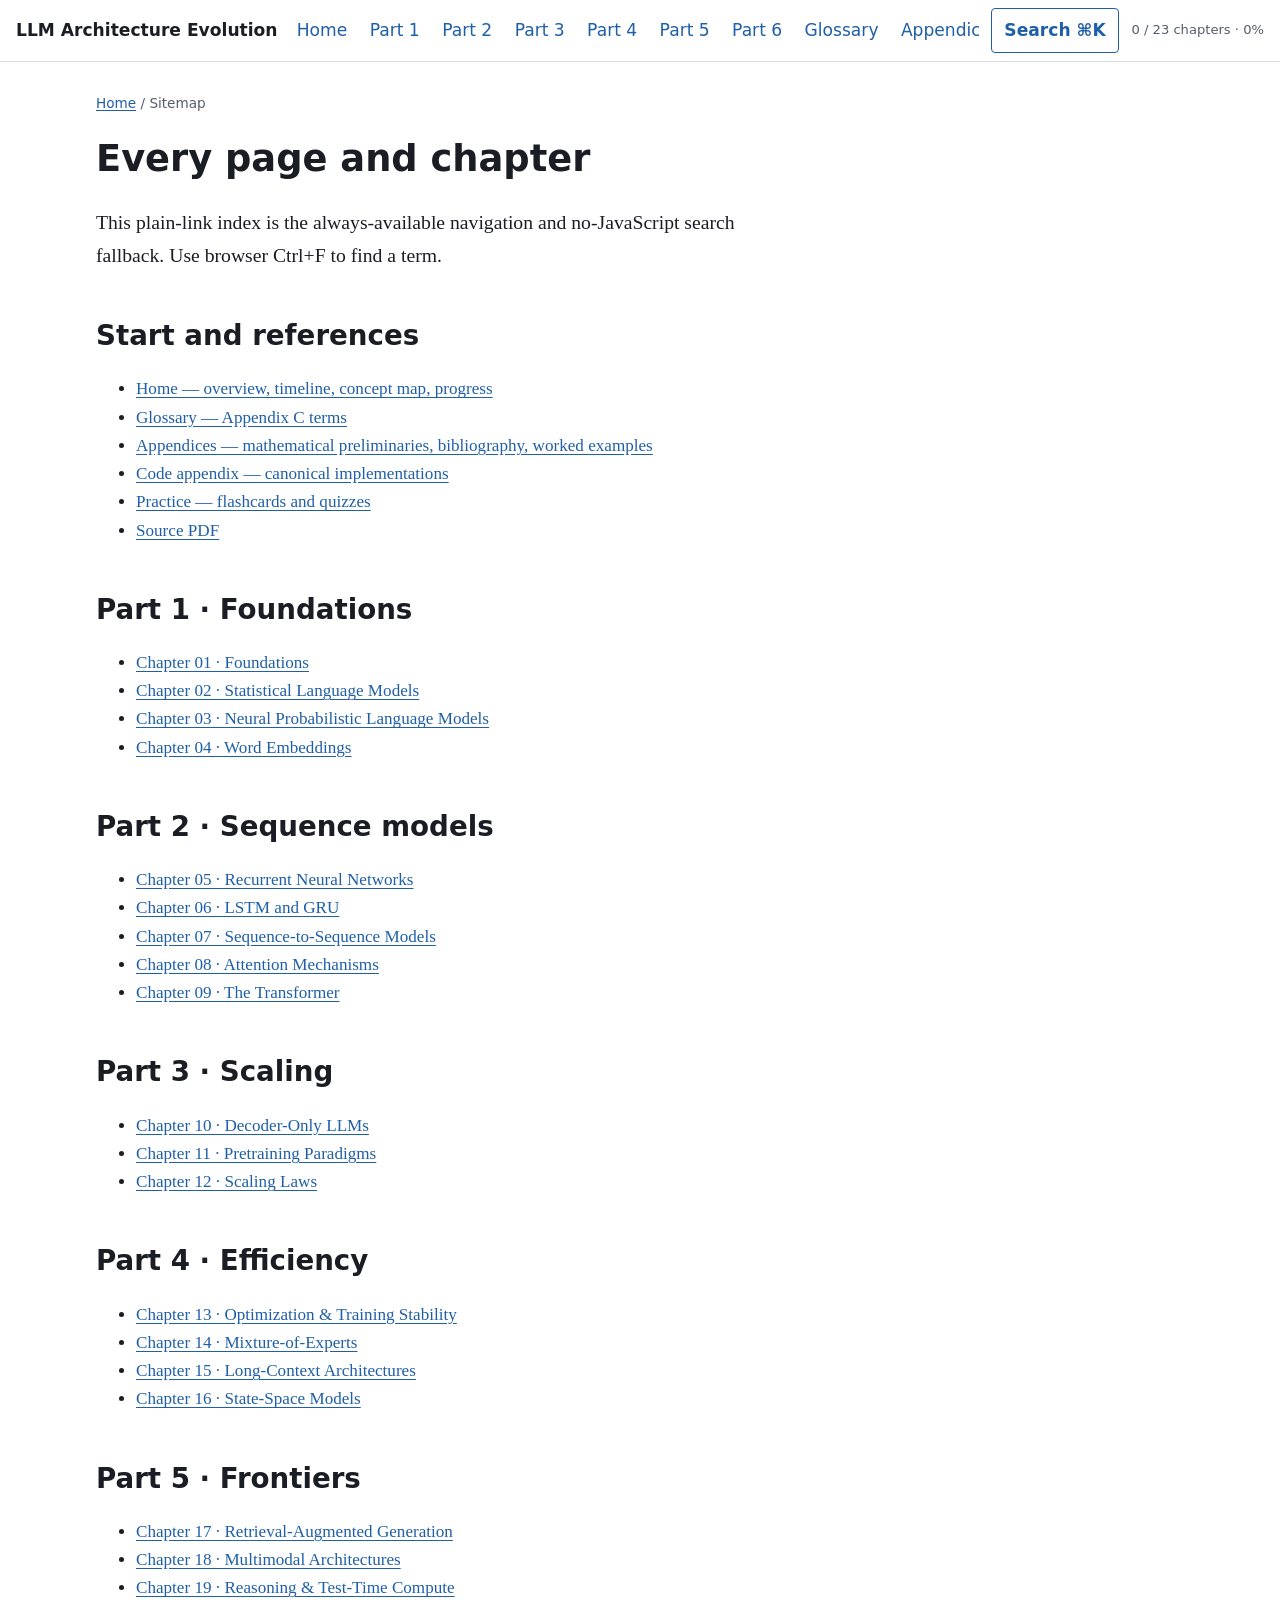
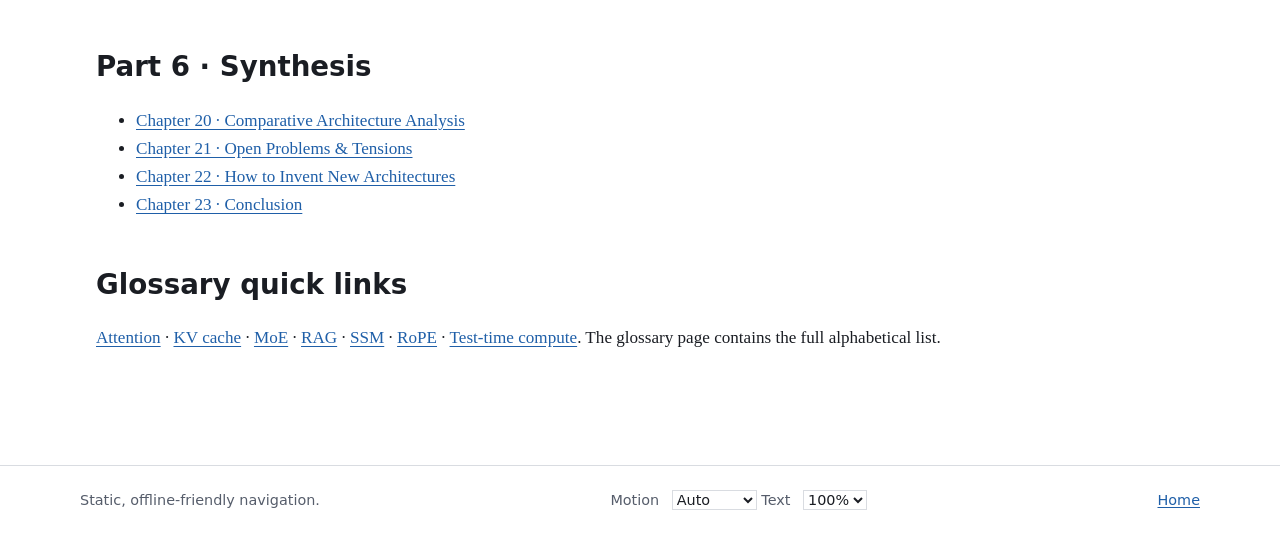
<file: sitemap.html>
<!doctype html>
<html lang="en">
<head><meta charset="utf-8"><meta name="viewport" content="width=device-width,initial-scale=1"><meta name="description" content="Plain-link offline index of every page and chapter in the LLM Architecture Evolution study guide."><title>Sitemap — LLM Architecture Evolution</title><link rel="stylesheet" href="assets/styles.css"><link rel="stylesheet" href="assets/print.css" media="print"><script src="assets/storage.js"></script><script src="assets/data.js"></script><script defer src="assets/app.js"></script></head>
<body><a class="skip-link" href="#main">Skip to content</a><header class="site-header"><a class="site-brand" href="index.html">LLM Architecture Evolution</a><button class="nav-toggle secondary js-only" data-nav-toggle aria-expanded="false" aria-controls="primary-nav">Menu</button><nav class="site-nav" id="primary-nav" aria-label="Primary"><a href="index.html">Home</a><a href="part-1-foundations.html">Part 1</a><a href="part-2-sequence-models.html">Part 2</a><a href="part-3-scaling.html">Part 3</a><a href="part-4-efficiency.html">Part 4</a><a href="part-5-frontiers.html">Part 5</a><a href="part-6-synthesis.html">Part 6</a><a href="glossary.html">Glossary</a><a href="appendices.html">Appendices</a><a href="code-appendix.html">Code</a><a href="practice.html">Practice</a><a aria-current="page" href="sitemap.html">Sitemap</a></nav><button class="js-only secondary" data-search-trigger type="button">Search ⌘K</button><span class="progress-summary" data-progress-summary>0 / 23 chapters · 0%</span></header>
<main id="main" class="home-main"><nav class="breadcrumb" aria-label="Breadcrumb"><a href="index.html">Home</a> / Sitemap</nav><h1>Every page and chapter</h1><p class="lede">This plain-link index is the always-available navigation and no-JavaScript search fallback. Use browser Ctrl+F to find a term.</p>
<section><h2>Start and references</h2><ul><li><a href="index.html">Home — overview, timeline, concept map, progress</a></li><li><a href="glossary.html">Glossary — Appendix C terms</a></li><li><a href="appendices.html">Appendices — mathematical preliminaries, bibliography, worked examples</a></li><li><a href="code-appendix.html">Code appendix — canonical implementations</a></li><li><a href="practice.html">Practice — flashcards and quizzes</a></li><li><a href="LLM%20Architecture%20Evolution.pdf">Source PDF</a></li></ul></section>
<section><h2>Part 1 · Foundations</h2><ul><li><a href="part-1-foundations.html#ch-01">Chapter 01 · Foundations</a></li><li><a href="part-1-foundations.html#ch-02">Chapter 02 · Statistical Language Models</a></li><li><a href="part-1-foundations.html#ch-03">Chapter 03 · Neural Probabilistic Language Models</a></li><li><a href="part-1-foundations.html#ch-04">Chapter 04 · Word Embeddings</a></li></ul><h2>Part 2 · Sequence models</h2><ul><li><a href="part-2-sequence-models.html#ch-05">Chapter 05 · Recurrent Neural Networks</a></li><li><a href="part-2-sequence-models.html#ch-06">Chapter 06 · LSTM and GRU</a></li><li><a href="part-2-sequence-models.html#ch-07">Chapter 07 · Sequence-to-Sequence Models</a></li><li><a href="part-2-sequence-models.html#ch-08">Chapter 08 · Attention Mechanisms</a></li><li><a href="part-2-sequence-models.html#ch-09">Chapter 09 · The Transformer</a></li></ul>
<h2>Part 3 · Scaling</h2><ul><li><a href="part-3-scaling.html#ch-10">Chapter 10 · Decoder-Only LLMs</a></li><li><a href="part-3-scaling.html#ch-11">Chapter 11 · Pretraining Paradigms</a></li><li><a href="part-3-scaling.html#ch-12">Chapter 12 · Scaling Laws</a></li></ul><h2>Part 4 · Efficiency</h2><ul><li><a href="part-4-efficiency.html#ch-13">Chapter 13 · Optimization &amp; Training Stability</a></li><li><a href="part-4-efficiency.html#ch-14">Chapter 14 · Mixture-of-Experts</a></li><li><a href="part-4-efficiency.html#ch-15">Chapter 15 · Long-Context Architectures</a></li><li><a href="part-4-efficiency.html#ch-16">Chapter 16 · State-Space Models</a></li></ul>
<h2>Part 5 · Frontiers</h2><ul><li><a href="part-5-frontiers.html#ch-17">Chapter 17 · Retrieval-Augmented Generation</a></li><li><a href="part-5-frontiers.html#ch-18">Chapter 18 · Multimodal Architectures</a></li><li><a href="part-5-frontiers.html#ch-19">Chapter 19 · Reasoning &amp; Test-Time Compute</a></li></ul><h2>Part 6 · Synthesis</h2><ul><li><a href="part-6-synthesis.html#ch-20">Chapter 20 · Comparative Architecture Analysis</a></li><li><a href="part-6-synthesis.html#ch-21">Chapter 21 · Open Problems &amp; Tensions</a></li><li><a href="part-6-synthesis.html#ch-22">Chapter 22 · How to Invent New Architectures</a></li><li><a href="part-6-synthesis.html#ch-23">Chapter 23 · Conclusion</a></li></ul></section>
<section><h2>Glossary quick links</h2><p><a href="glossary.html#term-attention">Attention</a> · <a href="glossary.html#term-kv-cache">KV cache</a> · <a href="glossary.html#term-moe">MoE</a> · <a href="glossary.html#term-rag">RAG</a> · <a href="glossary.html#term-ssm">SSM</a> · <a href="glossary.html#term-rope">RoPE</a> · <a href="glossary.html#term-test-time-compute">Test-time compute</a>. The glossary page contains the full alphabetical list.</p></section></main>
<footer class="site-footer"><div class="footer-inner"><span>Static, offline-friendly navigation.</span><span class="display-menu">Motion <select data-pref-motion aria-label="Motion preference"><option value="auto">Auto</option><option value="on">Reduced</option><option value="off">Full</option></select> Text <select data-pref-font aria-label="Text size"><option value="1">100%</option><option value="1.1">110%</option><option value="1.2">120%</option></select></span><a href="index.html">Home</a></div></footer></body></html>
</file>
<file: assets/styles.css>
/* Shared components: header/nav, cards, callouts, tables, learner tools, and diagrams. */
:root{--color-bg:#fff;--color-surface:#f6f7f9;--color-text:#1a1d23;--color-text-muted:#565d6b;--color-border:#d9dce1;--color-primary:#1f5fa8;--color-primary-contrast:#fff;--color-accent:#7b3fb0;--color-success:#1b7a43;--color-warning:#9a6400;--color-danger:#b3261e;--color-code-bg:#0f1115;--color-code-text:#e7e9ee;--callout-definition:#1f5fa8;--callout-insight:#1b7a43;--callout-misconception:#b3261e;--callout-history:#9a6400;--callout-math:#4b4f58;--callout-research:#7b3fb0;--space-1:4px;--space-2:8px;--space-3:12px;--space-4:16px;--space-5:24px;--space-6:32px;--space-7:48px;--space-8:64px;--font-ui:system-ui,-apple-system,"Segoe UI",Roboto,sans-serif;--font-reading:Georgia,"Iowan Old Style",serif;--font-mono:"SFMono-Regular",Consolas,"Liberation Mono",monospace;--fs-body:clamp(1rem,.95rem + .15vw,1.125rem);--fs-h1:clamp(1.75rem,1.5rem + 1vw,2.5rem);--fs-h2:clamp(1.4rem,1.25rem + .6vw,1.875rem);--fs-h3:clamp(1.15rem,1.1rem + .3vw,1.375rem);--line-height-reading:1.65;--radius-sm:4px;--radius-md:8px;--radius-lg:16px;--shadow-sm:0 1px 2px rgb(0 0 0 / .08);--shadow-md:0 4px 12px rgb(0 0 0 / .12);--duration-fast:120ms;--duration-base:200ms;--ease-standard:cubic-bezier(.2,0,0,1);--z-toc:10;--z-header:20;--z-offcanvas:30;--z-modal:40;--content-max:760px}
@media(prefers-color-scheme:dark){:root{--color-bg:#15171b;--color-surface:#20242b;--color-text:#edf0f5;--color-text-muted:#bdc4cf;--color-border:#414955;--color-primary:#8fc1ff;--color-primary-contrast:#10151c;--color-code-bg:#090b0f;--color-code-text:#edf0f5}}
*{box-sizing:border-box}html{scroll-behavior:smooth;font-size:calc(100% * var(--font-scale,1))}body{margin:0;background:var(--color-bg);color:var(--color-text);font:var(--fs-body)/var(--line-height-reading) var(--font-reading)}a{color:var(--color-primary);text-underline-offset:.15em}a:hover{color:var(--color-accent)}button,input,select{font:inherit}button{cursor:pointer}button,.button{min-height:2.75rem;padding:.45rem .8rem;border:1px solid var(--color-primary);border-radius:var(--radius-sm);background:var(--color-primary);color:var(--color-primary-contrast);font-family:var(--font-ui);font-weight:650}button.secondary,.button.secondary{background:transparent;color:var(--color-primary)}button:disabled{opacity:.55;cursor:not-allowed}:focus-visible{outline:3px solid var(--color-warning);outline-offset:3px}.skip-link{position:absolute;z-index:100;left:var(--space-3);top:-5rem;background:var(--color-primary);color:#fff;padding:var(--space-2);border-radius:var(--radius-sm)}.skip-link:focus{top:var(--space-3)}
.site-header{position:sticky;top:0;z-index:var(--z-header);display:flex;align-items:center;gap:var(--space-3);padding:var(--space-2) max(var(--space-4),calc((100vw - 1280px)/2));border-bottom:1px solid var(--color-border);background:color-mix(in srgb,var(--color-bg) 94%,transparent);backdrop-filter:blur(10px);font-family:var(--font-ui)}.site-header-inner{display:flex;align-items:center;gap:var(--space-3);width:100%}.site-brand,.site-title{color:var(--color-text);font-weight:750;text-decoration:none;white-space:nowrap}.site-nav,.primary-nav,.site-header>nav[aria-label="Primary navigation"]{display:flex;flex:1;align-items:center;gap:var(--space-2);overflow:auto}.primary-nav ul{display:flex;flex:1;align-items:center;gap:var(--space-2);margin:0;padding:0;list-style:none}.site-nav a,.primary-nav a,.site-header>nav[aria-label="Primary navigation"] a{padding:.35rem .45rem;text-decoration:none;white-space:nowrap}.site-nav a[aria-current="page"],.site-nav a:hover,.primary-nav a[aria-current="page"],.primary-nav a:hover,.site-header>nav[aria-label="Primary navigation"] a[aria-current="page"],.site-header>nav[aria-label="Primary navigation"] a:hover{background:var(--color-surface);border-radius:var(--radius-sm)}.progress-summary,.progress-indicator{font-size:.82rem;white-space:nowrap;color:var(--color-text-muted)}.nav-toggle{display:none}.js-only{display:none!important}.sr-only{position:absolute;width:1px;height:1px;padding:0;margin:-1px;overflow:hidden;clip:rect(0,0,0,0);white-space:nowrap;border:0}
.page-layout{display:grid;grid-template-columns:minmax(0,13rem) minmax(0,var(--content-max));justify-content:center;gap:var(--space-7);padding:var(--space-6) var(--space-4)}.toc-sidebar{position:sticky;top:5rem;align-self:start;max-height:calc(100vh - 6rem);overflow:auto;font-family:var(--font-ui);font-size:.9rem}.toc-sidebar ul,.toc-sidebar ol{list-style:none;margin:0;padding:0}.toc-sidebar a{display:block;padding:.3rem .5rem;border-left:3px solid transparent;text-decoration:none}.toc-sidebar a.is-active{border-left-color:var(--color-primary);background:var(--color-surface);font-weight:700}.mobile-toc,.toc-mobile{display:none}.page-main,.home-main{min-width:0}.home-main{max-width:1120px;margin:auto;padding:var(--space-6) var(--space-4)}.breadcrumb{font:normal .85rem/1.4 var(--font-ui);color:var(--color-text-muted);margin-bottom:var(--space-4)}.site-footer{margin-top:var(--space-8);padding:var(--space-5);border-top:1px solid var(--color-border);font:normal .9rem/1.5 var(--font-ui);color:var(--color-text-muted)}.footer-inner{max-width:1120px;margin:auto;display:flex;gap:var(--space-4);justify-content:space-between;flex-wrap:wrap}.part-intro{max-width:70ch;font-size:1.08em}.era-badge,.page-ref,.sources-heading{font-family:var(--font-ui);color:var(--color-text-muted)}.source-badge{display:inline-block;padding:.1rem .35rem;border-radius:99px;font:700 .72rem var(--font-ui);background:var(--color-surface);border:1px solid var(--color-border)}.source-badge[data-source=research]{border-color:var(--color-accent);color:var(--color-accent)}.glossary-controls{margin:var(--space-5) 0}.glossary-controls input{width:min(100%,36rem);min-height:2.75rem;padding:.4rem;border:1px solid var(--color-border);border-radius:var(--radius-sm);background:var(--color-bg);color:var(--color-text)}.glossary-source-filter{display:flex;gap:var(--space-2);flex-wrap:wrap;margin-top:var(--space-2)}.glossary-source-filter button[aria-pressed=true]{background:var(--color-accent);border-color:var(--color-accent)}.glossary-entry{margin:var(--space-3) 0;padding:var(--space-3);border-left:3px solid var(--color-border)}.glossary-entry dt{font:700 1.05rem var(--font-ui)}.glossary-entry dd{margin:.35rem 0 0}.anchor-link{text-decoration:none}.glossary-alphabet{display:flex;flex-wrap:wrap;gap:.15rem}.glossary-alphabet a{border:0;padding:.25rem}.no-js-note{font:normal .9rem var(--font-ui);color:var(--color-text-muted)}
h1,h2,h3,h4{font-family:var(--font-ui);line-height:1.2}h1{font-size:var(--fs-h1)}h2{font-size:var(--fs-h2);margin-top:var(--space-7)}h3{font-size:var(--fs-h3);margin-top:var(--space-5)}.eyebrow,.badge{font:700 .78rem/1 var(--font-ui);letter-spacing:.06em;text-transform:uppercase}.badge{display:inline-block;padding:.28rem .45rem;border-radius:99px;background:var(--color-surface);color:var(--color-text-muted)}.lede{font-size:1.15em;max-width:65ch}.section-intro{border-bottom:1px solid var(--color-border);padding-bottom:var(--space-5)}.hero{padding:clamp(2rem,6vw,5rem);border-radius:var(--radius-lg);background:linear-gradient(135deg,#e8f1ff,#f4eefe);color:#172230}.hero p{max-width:65ch}.hero-actions{display:flex;gap:var(--space-3);flex-wrap:wrap}.hero .button{background:#1f5fa8;color:#fff}.hero .button.secondary{background:transparent;color:#174b85;border-color:#174b85}
.card-grid{display:grid;grid-template-columns:repeat(auto-fit,minmax(230px,1fr));gap:var(--space-4)}.card,.dashboard-card,.study-step{padding:var(--space-5);border:1px solid var(--color-border);border-radius:var(--radius-md);background:var(--color-bg);box-shadow:var(--shadow-sm)}.card h3,.study-step h3{margin-top:0}.card p{color:var(--color-text-muted)}.part-card{border-top:5px solid var(--color-primary)}.dashboard{display:grid;grid-template-columns:1.4fr 1fr;gap:var(--space-4);margin:var(--space-7) 0}.progress-bar{height:.75rem;background:var(--color-border);border-radius:99px;overflow:hidden}.progress-bar span{display:block;height:100%;background:var(--color-success);width:0;transition:width var(--duration-base) var(--ease-standard)}.chapter-list{columns:2;padding-left:1.2rem}.chapter-list li{break-inside:avoid;margin:.3rem 0}.chapter-list a{color:inherit}.chapter-list .done a{text-decoration:line-through;color:var(--color-success)}
.timeline{display:flex;gap:var(--space-4);overflow-x:auto;padding:var(--space-4) 0 var(--space-5);scroll-snap-type:x mandatory;border-block:1px solid var(--color-border)}.timeline-item{flex:0 0 16rem;position:relative;padding:var(--space-4);border:1px solid var(--color-border);border-radius:var(--radius-md);background:var(--color-bg);scroll-snap-align:start}.timeline-item::before{content:"";position:absolute;top:-.36rem;left:var(--space-4);width:.6rem;height:.6rem;border-radius:50%;background:var(--color-primary)}.timeline-item.research::before{border-radius:0;background:var(--color-accent)}.timeline-item h3{margin:.2rem 0;font-size:1rem}.timeline-list{margin-top:var(--space-3)}.post-book{color:var(--color-accent);font:700 .78rem var(--font-ui)}
.concept-map{width:100%;height:auto;border:1px solid var(--color-border);border-radius:var(--radius-md);background:var(--color-surface)}.map-edge{stroke:#536272;stroke-width:2;fill:none}.map-edge.inspired{stroke-dasharray:6 4}.map-edge.replaced{stroke-dasharray:1 4;stroke-linecap:round}.map-node rect{fill:var(--color-bg);stroke:var(--color-primary);stroke-width:2}.map-node text{fill:var(--color-text);font:600 13px var(--font-ui)}.map-node:hover rect,.map-node:focus rect{fill:#dcecff;stroke:var(--color-accent)}.legend{font:normal .9rem var(--font-ui)}
/* Callout component: type is carried by data-type, keeping the markup stable. */.callout{margin:var(--space-5) 0;padding:var(--space-4);border-left:5px solid var(--callout-definition);border-radius:0 var(--radius-md) var(--radius-md) 0;background:var(--color-surface)}.callout-label{margin:0 0 var(--space-2);font:700 .9rem var(--font-ui)}.callout[data-type=insight]{border-color:var(--callout-insight)}.callout[data-type=misconception]{border-color:var(--callout-misconception)}.callout[data-type=history]{border-color:var(--callout-history)}.callout[data-type=math]{border-color:var(--callout-math)}.callout[data-type=research]{border-color:var(--callout-research)}.callout[data-type=research] .callout-label::after{content:" Beyond the book";margin-left:.5rem;padding:.15rem .35rem;border-radius:99px;background:#ede2fa;color:#50257a;font-size:.7rem}
details{margin:var(--space-3) 0;padding:var(--space-2) var(--space-3);border:1px solid var(--color-border);border-radius:var(--radius-sm)}summary{cursor:pointer;font-family:var(--font-ui);font-weight:650}.checkpoint{margin:var(--space-6) 0;padding:var(--space-5);border:1px solid var(--color-border);border-radius:var(--radius-md);background:var(--color-surface)}.checkpoint h3{margin-top:0}.mark-reviewed{display:block;margin-top:var(--space-4);font-family:var(--font-ui);font-weight:650}.mark-reviewed input{width:1.1rem;height:1.1rem;vertical-align:middle}
.table-scroll{overflow-x:auto}.comparison-table{width:100%;border-collapse:collapse;font-family:var(--font-ui);font-size:.9rem}.comparison-table th,.comparison-table td{padding:.6rem;border:1px solid var(--color-border);text-align:left;vertical-align:top}.comparison-table thead{background:var(--color-surface)}.comparison-table tbody th{background:var(--color-bg);position:sticky;left:0}.comparison-table-wrap figcaption{margin-bottom:var(--space-2);font:italic .9rem var(--font-ui)}.code-block{margin:var(--space-5) 0;border-radius:var(--radius-md);overflow:hidden;background:var(--color-code-bg);color:var(--color-code-text)}.code-block-header{display:flex;justify-content:space-between;align-items:center;padding:var(--space-2) var(--space-3);background:#262a32;font:700 .82rem var(--font-ui)}.code-block pre{overflow:auto;padding:var(--space-4);margin:0}.code-block button{min-height:2.75rem;background:transparent;color:#fff;border-color:#aab4c3}.diagram{margin:var(--space-5) 0}.diagram img{max-width:100%;height:auto}.diagram figcaption{font:italic .9rem var(--font-ui);color:var(--color-text-muted)}
.practice-controls{display:flex;gap:var(--space-3);flex-wrap:wrap;align-items:end;padding:var(--space-4);border:1px solid var(--color-border);border-radius:var(--radius-md);font-family:var(--font-ui)}.practice-controls label{display:grid;gap:var(--space-1)}.practice-controls select{min-height:2.75rem;border:1px solid var(--color-border);border-radius:var(--radius-sm);background:var(--color-bg);color:var(--color-text);padding:.35rem}.deck-status,.quiz-status{font-family:var(--font-ui);color:var(--color-text-muted)}.flashcard{min-height:14rem;margin-top:var(--space-5);padding:var(--space-6);border:2px solid var(--color-primary);border-radius:var(--radius-lg);background:var(--color-bg);font:1.25rem/1.5 var(--font-ui);box-shadow:var(--shadow-md)}.flashcard[role=button]{cursor:pointer}.flashcard-face{display:block}.flashcard-back{margin-top:var(--space-4);padding-top:var(--space-4);border-top:1px solid var(--color-border);color:var(--color-text-muted)}.flashcard-controls{display:flex;gap:var(--space-3);margin-top:var(--space-3)}.nojs-card{padding:var(--space-4);margin:var(--space-3) 0;border:1px solid var(--color-border);border-radius:var(--radius-md)}.nojs-card p{margin-top:0}.quiz-question{margin:var(--space-5) 0;padding:var(--space-4);border:1px solid var(--color-border);border-radius:var(--radius-md)}.quiz-question legend{font:700 1rem/1.45 var(--font-ui);padding:0 var(--space-1)}.quiz-question label{display:block;padding:var(--space-2);font-family:var(--font-ui)}.quiz-question input{margin-right:var(--space-2)}.quiz-question.is-correct{border-left:5px solid var(--color-success)}.quiz-question.is-incorrect{border-left:5px solid var(--color-danger)}.answer-feedback{font:normal .9rem var(--font-ui);margin:.5rem 0}
.search-dialog{position:fixed;inset:0;z-index:var(--z-modal);display:grid;place-items:start center;padding-top:12vh;border:0;background:rgb(0 0 0 / .55)}.search-panel{width:min(42rem,calc(100vw - 2rem));max-height:70vh;overflow:auto;padding:var(--space-4);border-radius:var(--radius-md);background:var(--color-bg);box-shadow:var(--shadow-md)}.search-input{width:100%;min-height:3rem;padding:.5rem;border:2px solid var(--color-primary);border-radius:var(--radius-sm);background:var(--color-bg);color:var(--color-text)}.search-results{list-style:none;margin:var(--space-3) 0;padding:0}.search-results a{display:block;padding:var(--space-3);text-decoration:none}.search-results a.is-selected,.search-results a:hover{background:var(--color-surface)}.is-target-flash{animation:targetflash 1.2s ease-out}.display-menu{font-family:var(--font-ui)}.display-menu select{margin-left:.5rem;background:var(--color-bg);color:var(--color-text);border:1px solid var(--color-border)}
@keyframes targetflash{0%{box-shadow:0 0 0 0 #f0b429}40%{box-shadow:0 0 0 8px #f0b429}100%{box-shadow:0 0 0 0 transparent}}.motion-reduced *{transition-duration:0ms!important;animation-duration:0ms!important;scroll-behavior:auto!important}@media(prefers-reduced-motion:reduce){html{scroll-behavior:auto}.timeline{scroll-snap-type:none}*{animation-duration:.01ms!important;transition-duration:.01ms!important}}
@media(max-width:1023px){.site-header,.site-header-inner{flex-wrap:wrap}.has-js .nav-toggle{display:block;min-width:44px}.has-js .site-nav,.has-js .primary-nav{display:none;order:5;width:100%;padding-top:var(--space-2);border-top:1px solid var(--color-border)}.has-js .site-header.nav-open .site-nav{display:flex;flex-wrap:wrap}.has-js .site-header.nav-open .primary-nav{display:block}.has-js .primary-nav ul{flex-wrap:wrap}.progress-summary,.progress-indicator{margin-left:auto}.page-layout{display:block;padding-top:var(--space-4)}.toc-sidebar{display:none}.mobile-toc,.toc-mobile{display:block;margin:0 var(--space-4)}.mobile-toc nav{padding:var(--space-2)}}
@media(max-width:767px){.site-brand{font-size:.9rem}.progress-summary{display:none}.dashboard{grid-template-columns:1fr}.chapter-list{columns:1}.hero{margin-inline:-.25rem}.flashcard-controls button{flex:1}.timeline{flex-direction:column;overflow:visible;scroll-snap-type:none}.timeline-item{flex:auto}.timeline-item::before{top:var(--space-3);left:-.35rem}.practice-controls>*{width:100%}.site-footer{padding:var(--space-4)}}@media(max-width:479px){.home-main{padding-inline:var(--space-3)}.hero{padding:var(--space-5)}.flashcard{padding:var(--space-4);min-height:12rem}.page-layout{padding-inline:var(--space-3)}}
</file>
<file: assets/print.css>
@media print{
  :root{--color-bg:#fff;--color-text:#000;--color-surface:#fff;--color-border:#777}
  body{font-size:11pt;color:#000;background:#fff}.site-header,.toc-sidebar,.mobile-toc,.toc-mobile,.site-footer,.skip-link,.nav-toggle,.search-dialog,.copy-btn,.flashcard-controls,.practice-controls,.display-menu{display:none!important}
  .page-layout,.home-main{display:block;max-width:none;margin:0;padding:0}.hero{padding:0;background:#fff;border:0}.card,.dashboard-card,.study-step,.checkpoint,.callout{box-shadow:none;break-inside:avoid}
  details:not([open])>:not(summary){display:block!important}details{border:0;padding:0}summary{list-style:none}summary::-webkit-details-marker{display:none}
  section[id^="ch-"]{break-before:page}.comparison-table-wrap,.diagram,table,figure{break-inside:avoid}.table-scroll{overflow:visible}.comparison-table{font-size:8.5pt}.comparison-table th,.comparison-table td{padding:4pt}
  a{color:#000;text-decoration:underline}.timeline{display:block;overflow:visible}.timeline-item{display:block;break-inside:avoid;margin:8pt 0}.concept-map{max-height:5in}.flashcard{min-height:0;border:1px solid #000}.nojs-card{break-inside:avoid}
}
</file>
